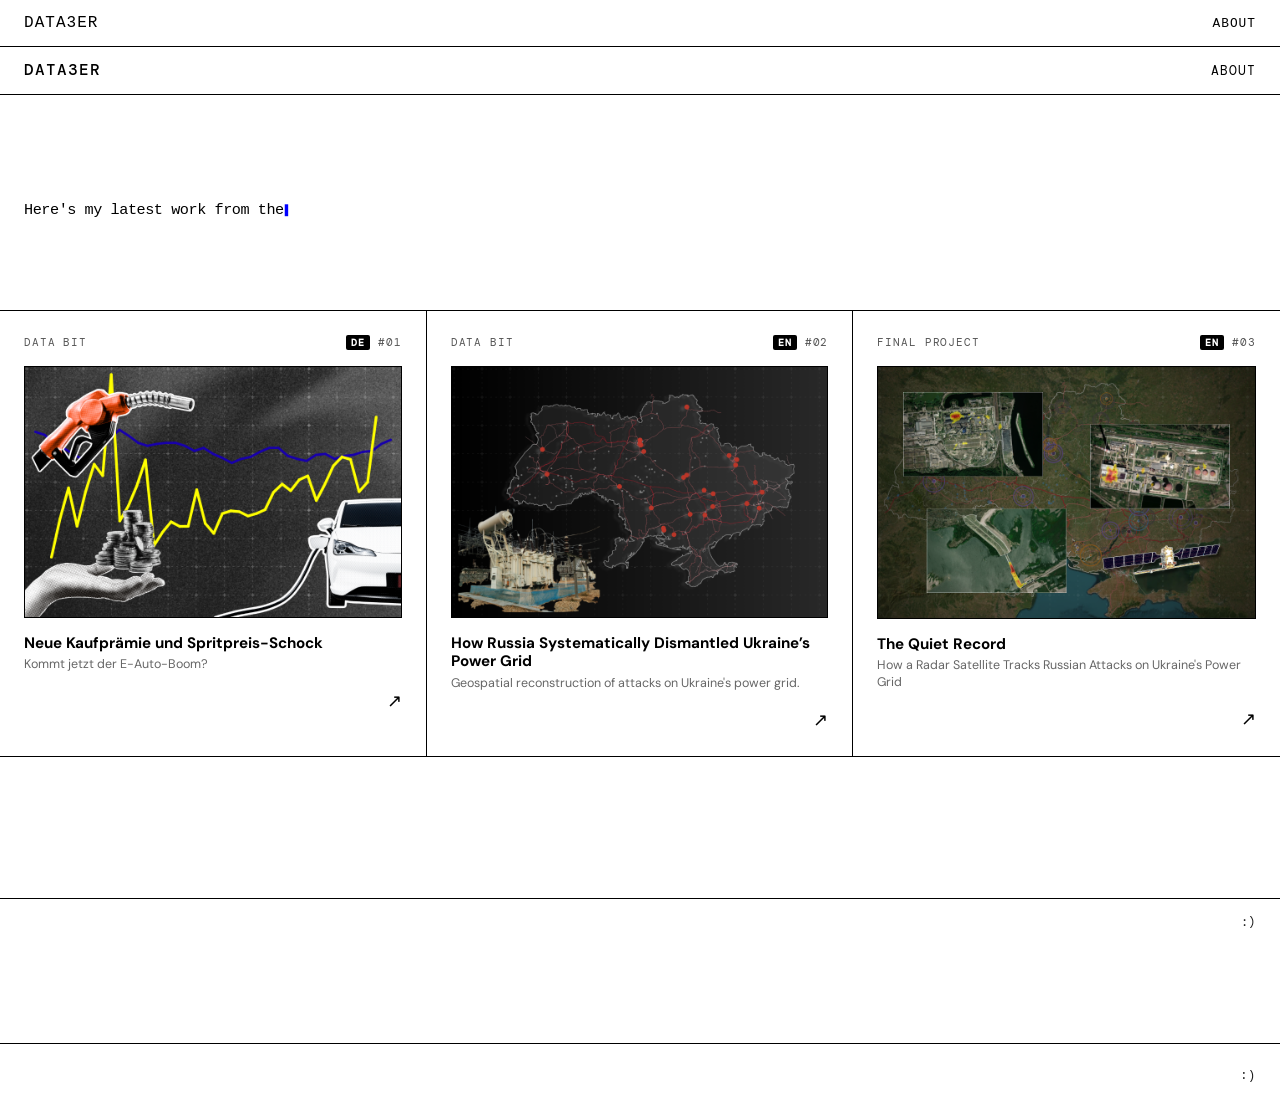
<file: index.html>
<!doctype html>
<html lang="en">

<head>
	<meta charset="utf-8" />
	<meta name="viewport" content="width=device-width, initial-scale=1.0" />
	<meta http-equiv="Content-Type" content="text/html; charset=utf-8" />
	<link href="./_app/immutable/entry/start.DcMFDmj_.js" rel="modulepreload">
		<link href="./_app/immutable/chunks/B4YZsDTt.js" rel="modulepreload">
		<link href="./_app/immutable/chunks/CHP6QNnq.js" rel="modulepreload">
		<link href="./_app/immutable/chunks/Bq2XiikM.js" rel="modulepreload">
		<link href="./_app/immutable/entry/app.BFAGeVlZ.js" rel="modulepreload">
		<link href="./_app/immutable/chunks/DsnmJJEf.js" rel="modulepreload">
		<link href="./_app/immutable/chunks/Der_WZSZ.js" rel="modulepreload">
		<link href="./_app/immutable/chunks/D3L2WBFU.js" rel="modulepreload">
		<link href="./_app/immutable/chunks/X7_sDlDF.js" rel="modulepreload">
		<link href="./_app/immutable/nodes/0.rZqz_8_a.js" rel="modulepreload">
		<link href="./_app/immutable/chunks/BQQtQwfS.js" rel="modulepreload">
		<link href="./_app/immutable/chunks/CmHue8bw.js" rel="modulepreload">
		<link href="./_app/immutable/nodes/2.BaDiYLGF.js" rel="modulepreload">
		<link href="./_app/immutable/chunks/s1LPJReg.js" rel="modulepreload">
		<link href="./_app/immutable/chunks/CoHgms8_.js" rel="modulepreload">
		<!--12qhfyh--><script>
		var _paq = window._paq = window._paq || [];
		_paq.push(['trackPageView']);
		_paq.push(['enableLinkTracking']);
		(function() {
			var u="//mtm.bestviews.de/";
			_paq.push(['setTrackerUrl', u+'matomo.php']);
			_paq.push(['setSiteId', '13']);
			var d=document, g=d.createElement('script'), s=d.getElementsByTagName('script')[0];
			g.async=true; g.src=u+'matomo.js'; s.parentNode.insertBefore(g,s);
		})();
	</script><!----><!----><!--1uha8ag--><meta name="description" content="data3er - Elena's data portfolio." class="svelte-1uha8ag"/><!----><title>data3er</title>
		<link href="./_app/immutable/assets/0.HpeL2Rbp.css" rel="stylesheet">
		<link href="./_app/immutable/assets/2.CTTj6mzQ.css" rel="stylesheet">
	<link rel="preconnect" href="https://fonts.googleapis.com">
	<link rel="preconnect" href="https://fonts.gstatic.com" crossorigin>
	<link href="https://fonts.googleapis.com/css2?family=Playfair+Display:ital,wght@0,700;1,400&family=DM+Mono:wght@400;500&family=DM+Sans:wght@400;500&display=swap" rel="stylesheet">
	<script data-goatcounter="https://thepudding.goatcounter.com/count" async src="//gc.zgo.at/count.js"></script>
</head>

<body>
	<a href="#content" class="skip-to-main">Skip to main content</a>
	<div><!--[--><!--[0--><!--[--><!--[-1--><!--]--> <main id="content"><!--[--><div class="lp-wrap svelte-1uha8ag"><header class="lp-header svelte-1uha8ag"><span class="wordmark svelte-1uha8ag">data3er</span> <nav class="lp-nav svelte-1uha8ag"><a href="/about" class="svelte-1uha8ag">About</a></nav></header> <section class="lp-hero svelte-1uha8ag"><p class="svelte-1uha8ag"><a class="hertie-link svelte-1uha8ag" href="https://data-journalism-26.github.io/" target="_blank" rel="noopener noreferrer"></a><span class="cursor svelte-1uha8ag">▌</span></p></section> <div class="grid svelte-1uha8ag"><!--[--><a class="card svelte-1uha8ag" href="/data-bit-1"><div class="card-meta svelte-1uha8ag"><span class="card-category svelte-1uha8ag">Data Bit</span> <div class="card-meta-right svelte-1uha8ag"><!--[0--><span class="lang-tag svelte-1uha8ag">DE</span><!--]--> <span class="card-number svelte-1uha8ag">#01</span></div></div> <div class="card-visual svelte-1uha8ag"><img src="/_app/immutable/assets/1.CaGvfTI4.png" alt="Collage of a fuel nozzle, coins, a charging cable, and a car over price charts." class="svelte-1uha8ag"/></div> <div class="card-text svelte-1uha8ag"><p class="card-title svelte-1uha8ag">Neue Kaufprämie und Spritpreis-Schock</p> <!--[0--><p class="card-subtitle svelte-1uha8ag">Kommt jetzt der E-Auto-Boom?</p><!--]--></div> <div class="card-arrow svelte-1uha8ag">↗</div></a><a class="card svelte-1uha8ag" href="/data-bit-2"><div class="card-meta svelte-1uha8ag"><span class="card-category svelte-1uha8ag">Data Bit</span> <div class="card-meta-right svelte-1uha8ag"><!--[0--><span class="lang-tag svelte-1uha8ag">EN</span><!--]--> <span class="card-number svelte-1uha8ag">#02</span></div></div> <div class="card-visual svelte-1uha8ag"><img src="/_app/immutable/assets/2.BymqDGlu.png" alt="Map of Ukraine's power grid with red attacked energy sites and a damaged transformer." class="svelte-1uha8ag"/></div> <div class="card-text svelte-1uha8ag"><p class="card-title svelte-1uha8ag">How Russia Systematically Dismantled Ukraine’s Power Grid</p> <!--[0--><p class="card-subtitle svelte-1uha8ag">Geospatial reconstruction of attacks on Ukraine's power grid.</p><!--]--></div> <div class="card-arrow svelte-1uha8ag">↗</div></a><a class="card svelte-1uha8ag" href="/final-project"><div class="card-meta svelte-1uha8ag"><span class="card-category svelte-1uha8ag">Final Project</span> <div class="card-meta-right svelte-1uha8ag"><!--[0--><span class="lang-tag svelte-1uha8ag">EN</span><!--]--> <span class="card-number svelte-1uha8ag">#03</span></div></div> <div class="card-visual svelte-1uha8ag"><img src="/_app/immutable/assets/3.DAZGU7JH.png" alt="Satellite map of Ukraine with radar damage overlays on energy infrastructure." class="svelte-1uha8ag"/></div> <div class="card-text svelte-1uha8ag"><p class="card-title svelte-1uha8ag">The Quiet Record</p> <!--[0--><p class="card-subtitle svelte-1uha8ag">How a Radar Satellite Tracks Russian Attacks on Ukraine's Power Grid</p><!--]--></div> <div class="card-arrow svelte-1uha8ag">↗</div></a><!--]--></div> <div class="grid-gap svelte-1uha8ag"></div> <footer class="lp-footer svelte-1uha8ag"><span class="svelte-1uha8ag">:)</span></footer></div><!--]--><!----></main> <!--[-1--><!--]--><!--]--><!--]--> <!--[-1--><!--]--><!--]-->
			
			<script>
				{
					__sveltekit_1sqjafs = {
						base: new URL(".", location).pathname.slice(0, -1)
					};

					const element = document.currentScript.parentElement;

					Promise.all([
						import("./_app/immutable/entry/start.DcMFDmj_.js"),
						import("./_app/immutable/entry/app.BFAGeVlZ.js")
					]).then(([kit, app]) => {
						kit.start(app, element, {
							node_ids: [0, 2],
							data: [null,{type:"data",data:{},uses:{}}],
							form: null,
							error: null
						});
					});
				}
			</script>
		</div>
</body>

</html>
</file>
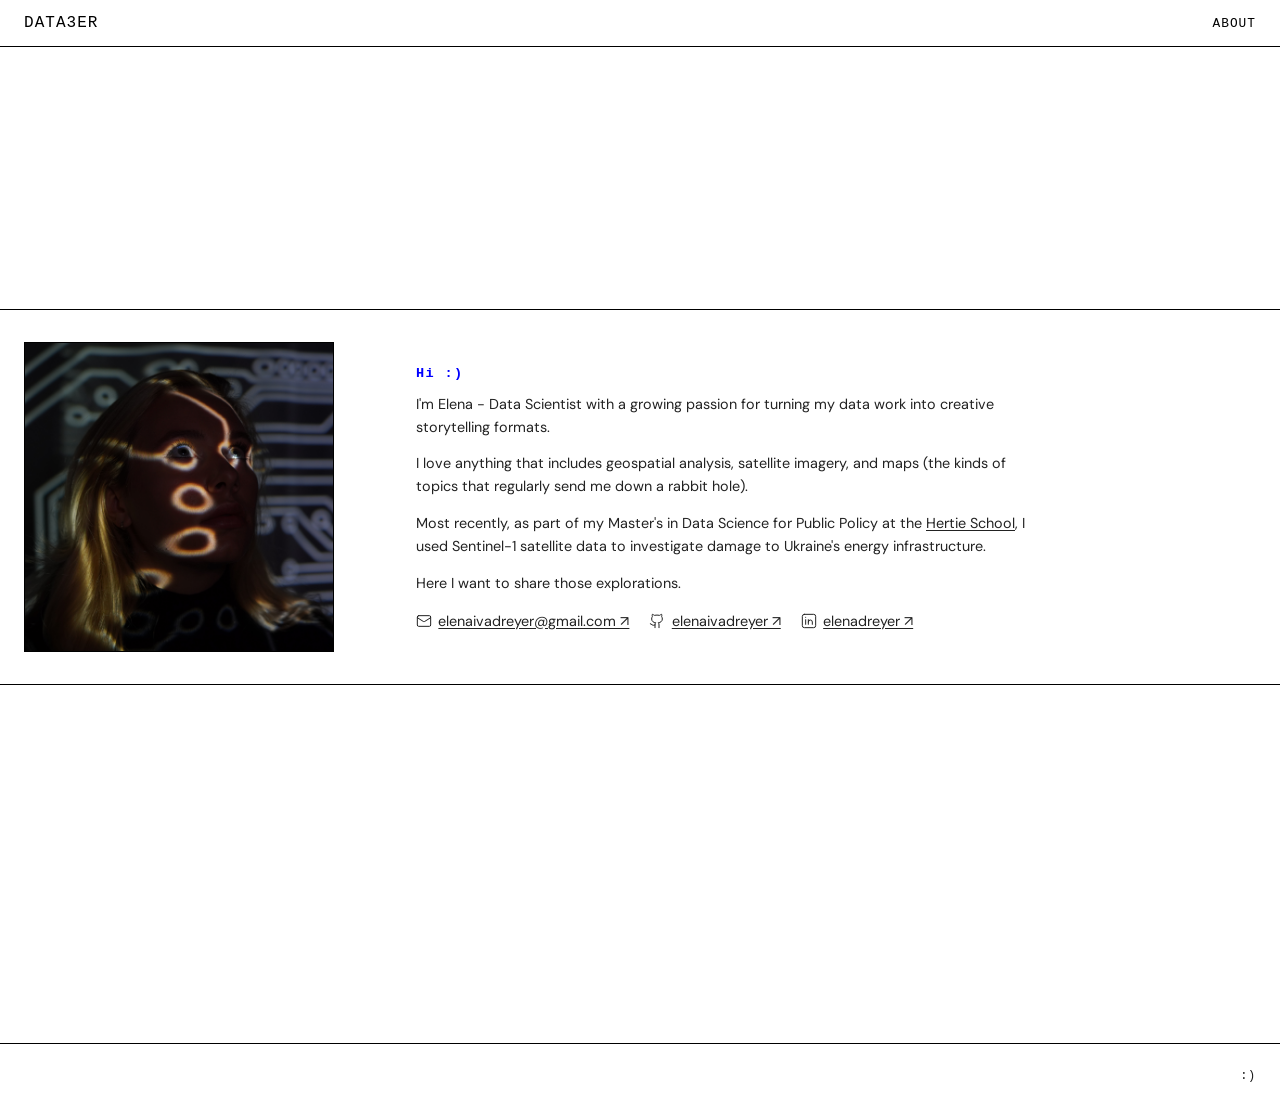
<file: about/index.html>
<!doctype html>
<html lang="en">

<head>
	<meta charset="utf-8" />
	<meta name="viewport" content="width=device-width, initial-scale=1.0" />
	<meta http-equiv="Content-Type" content="text/html; charset=utf-8" />
	<link href="../_app/immutable/entry/start.DcMFDmj_.js" rel="modulepreload">
		<link href="../_app/immutable/chunks/B4YZsDTt.js" rel="modulepreload">
		<link href="../_app/immutable/chunks/CHP6QNnq.js" rel="modulepreload">
		<link href="../_app/immutable/chunks/Bq2XiikM.js" rel="modulepreload">
		<link href="../_app/immutable/entry/app.BFAGeVlZ.js" rel="modulepreload">
		<link href="../_app/immutable/chunks/DsnmJJEf.js" rel="modulepreload">
		<link href="../_app/immutable/chunks/Der_WZSZ.js" rel="modulepreload">
		<link href="../_app/immutable/chunks/D3L2WBFU.js" rel="modulepreload">
		<link href="../_app/immutable/chunks/X7_sDlDF.js" rel="modulepreload">
		<link href="../_app/immutable/nodes/0.rZqz_8_a.js" rel="modulepreload">
		<link href="../_app/immutable/chunks/BQQtQwfS.js" rel="modulepreload">
		<link href="../_app/immutable/chunks/CmHue8bw.js" rel="modulepreload">
		<link href="../_app/immutable/nodes/3.DffnPLLI.js" rel="modulepreload">
		<link href="../_app/immutable/chunks/CoHgms8_.js" rel="modulepreload">
		<!--12qhfyh--><script>
		var _paq = window._paq = window._paq || [];
		_paq.push(['trackPageView']);
		_paq.push(['enableLinkTracking']);
		(function() {
			var u="//mtm.bestviews.de/";
			_paq.push(['setTrackerUrl', u+'matomo.php']);
			_paq.push(['setSiteId', '13']);
			var d=document, g=d.createElement('script'), s=d.getElementsByTagName('script')[0];
			g.async=true; g.src=u+'matomo.js'; s.parentNode.insertBefore(g,s);
		})();
	</script><!----><!----><!--cwls5q--><meta name="description" content="About me" class="svelte-cwls5q"/><!----><title>About | data3er</title>
		<link href="../_app/immutable/assets/0.HpeL2Rbp.css" rel="stylesheet">
		<link href="../_app/immutable/assets/3.CpB_3w7Y.css" rel="stylesheet">
	<link rel="preconnect" href="https://fonts.googleapis.com">
	<link rel="preconnect" href="https://fonts.gstatic.com" crossorigin>
	<link href="https://fonts.googleapis.com/css2?family=Playfair+Display:ital,wght@0,700;1,400&family=DM+Mono:wght@400;500&family=DM+Sans:wght@400;500&display=swap" rel="stylesheet">
	<script data-goatcounter="https://thepudding.goatcounter.com/count" async src="//gc.zgo.at/count.js"></script>
</head>

<body>
	<a href="#content" class="skip-to-main">Skip to main content</a>
	<div><!--[--><!--[0--><!--[--><!--[0--><nav class="svelte-1jnx671"><a class="wordmark svelte-1jnx671" href="/">data3er</a> <div class="nav-links svelte-1jnx671"><a href="/about" class="svelte-1jnx671">About</a></div></nav><!--]--> <main id="content"><!--[--><div class="about-wrap svelte-cwls5q"><section class="about-profile container-block svelte-cwls5q"><div class="portrait-frame svelte-cwls5q"><img src="/assets/elena-github.JPG" alt="Portrait of Elena" loading="lazy" class="svelte-cwls5q"/></div> <div class="profile-copy svelte-cwls5q"><div class="author-note svelte-cwls5q"><span class="note-label svelte-cwls5q"><span class="cursor svelte-cwls5q">▌</span></span> <p class="svelte-cwls5q">I'm Elena - Data Scientist with a growing passion for turning my data work into creative storytelling formats.</p> <p class="svelte-cwls5q">I love anything that includes geospatial analysis, satellite imagery, and maps (the kinds of topics that regularly send me down a rabbit hole).</p> <p class="svelte-cwls5q">Most recently, as part of my Master's in Data Science for Public Policy at the <a href="https://www.hertie-school.org/en/mds" target="_blank" rel="noopener noreferrer" class="svelte-cwls5q">Hertie School</a>, I used Sentinel-1 satellite data to investigate damage to Ukraine's energy infrastructure.</p> <p class="svelte-cwls5q">Here I want to share those explorations.</p></div> <div class="contact-links svelte-cwls5q"><a href="mailto:elenaivadreyer@gmail.com" class="contact-link svelte-cwls5q" aria-label="Send email"><svg xmlns="http://www.w3.org/2000/svg" width="16" height="16" viewBox="0 0 24 24" fill="none" stroke="currentColor" stroke-width="1.5" stroke-linecap="round" stroke-linejoin="round" aria-hidden="true" class="svelte-cwls5q"><rect width="20" height="16" x="2" y="4" rx="2" class="svelte-cwls5q"></rect><path d="m22 7-8.97 5.7a1.94 1.94 0 0 1-2.06 0L2 7" class="svelte-cwls5q"></path></svg> <span class="svelte-cwls5q">elenaivadreyer@gmail.com ↗</span></a> <a href="https://github.com/elenaivadreyer" class="contact-link svelte-cwls5q" aria-label="GitHub profile" target="_blank" rel="noopener noreferrer"><svg xmlns="http://www.w3.org/2000/svg" width="16" height="16" viewBox="0 0 24 24" fill="none" stroke="currentColor" stroke-width="1.5" stroke-linecap="round" stroke-linejoin="round" aria-hidden="true" class="svelte-cwls5q"><path d="M15 22v-4a4.8 4.8 0 0 0-1-3.5c3 0 6-2 6-5.5.08-1.25-.27-2.48-1-3.5.28-1.15.28-2.35 0-3.5 0 0-1 0-3 1.5-2.64-.5-5.36-.5-8 0C6 2 5 2 5 2c-.3 1.15-.3 2.35 0 3.5A5.403 5.403 0 0 0 4 9c0 3.5 3 5.5 6 5.5-.39.49-.68 1.05-.85 1.65-.17.6-.22 1.23-.15 1.85v4" class="svelte-cwls5q"></path><path d="M9 18c-4.51 2-5-2-7-2" class="svelte-cwls5q"></path></svg> <span class="svelte-cwls5q">elenaivadreyer ↗</span></a> <a href="https://linkedin.com/in/elenadreyer" class="contact-link svelte-cwls5q" aria-label="LinkedIn profile" target="_blank" rel="noopener noreferrer"><svg xmlns="http://www.w3.org/2000/svg" width="16" height="16" viewBox="0 0 24 24" fill="none" stroke="currentColor" stroke-width="1.5" stroke-linecap="round" stroke-linejoin="round" aria-hidden="true" class="svelte-cwls5q"><rect x="2" y="2" width="20" height="20" rx="3" class="svelte-cwls5q"></rect><line x1="7" y1="10" x2="7" y2="17" class="svelte-cwls5q"></line><circle cx="7" cy="6.5" r="0.8" fill="currentColor" stroke="none" class="svelte-cwls5q"></circle><path d="M11 10v7" class="svelte-cwls5q"></path><path d="M11 13.5a3 3 0 0 1 6 0V17" class="svelte-cwls5q"></path></svg> <span class="svelte-cwls5q">elenadreyer ↗</span></a></div></div></section></div><!--]--><!----></main> <!--[0--><footer class="svelte-1egf6ko"><span class="wordmark svelte-1egf6ko"></span> <span class="copy">:)</span></footer><!--]--><!--]--><!--]--> <!--[-1--><!--]--><!--]-->
			
			<script>
				{
					__sveltekit_1sqjafs = {
						base: new URL("..", location).pathname.slice(0, -1)
					};

					const element = document.currentScript.parentElement;

					Promise.all([
						import("../_app/immutable/entry/start.DcMFDmj_.js"),
						import("../_app/immutable/entry/app.BFAGeVlZ.js")
					]).then(([kit, app]) => {
						kit.start(app, element, {
							node_ids: [0, 3],
							data: [null,null],
							form: null,
							error: null
						});
					});
				}
			</script>
		</div>
</body>

</html>
</file>
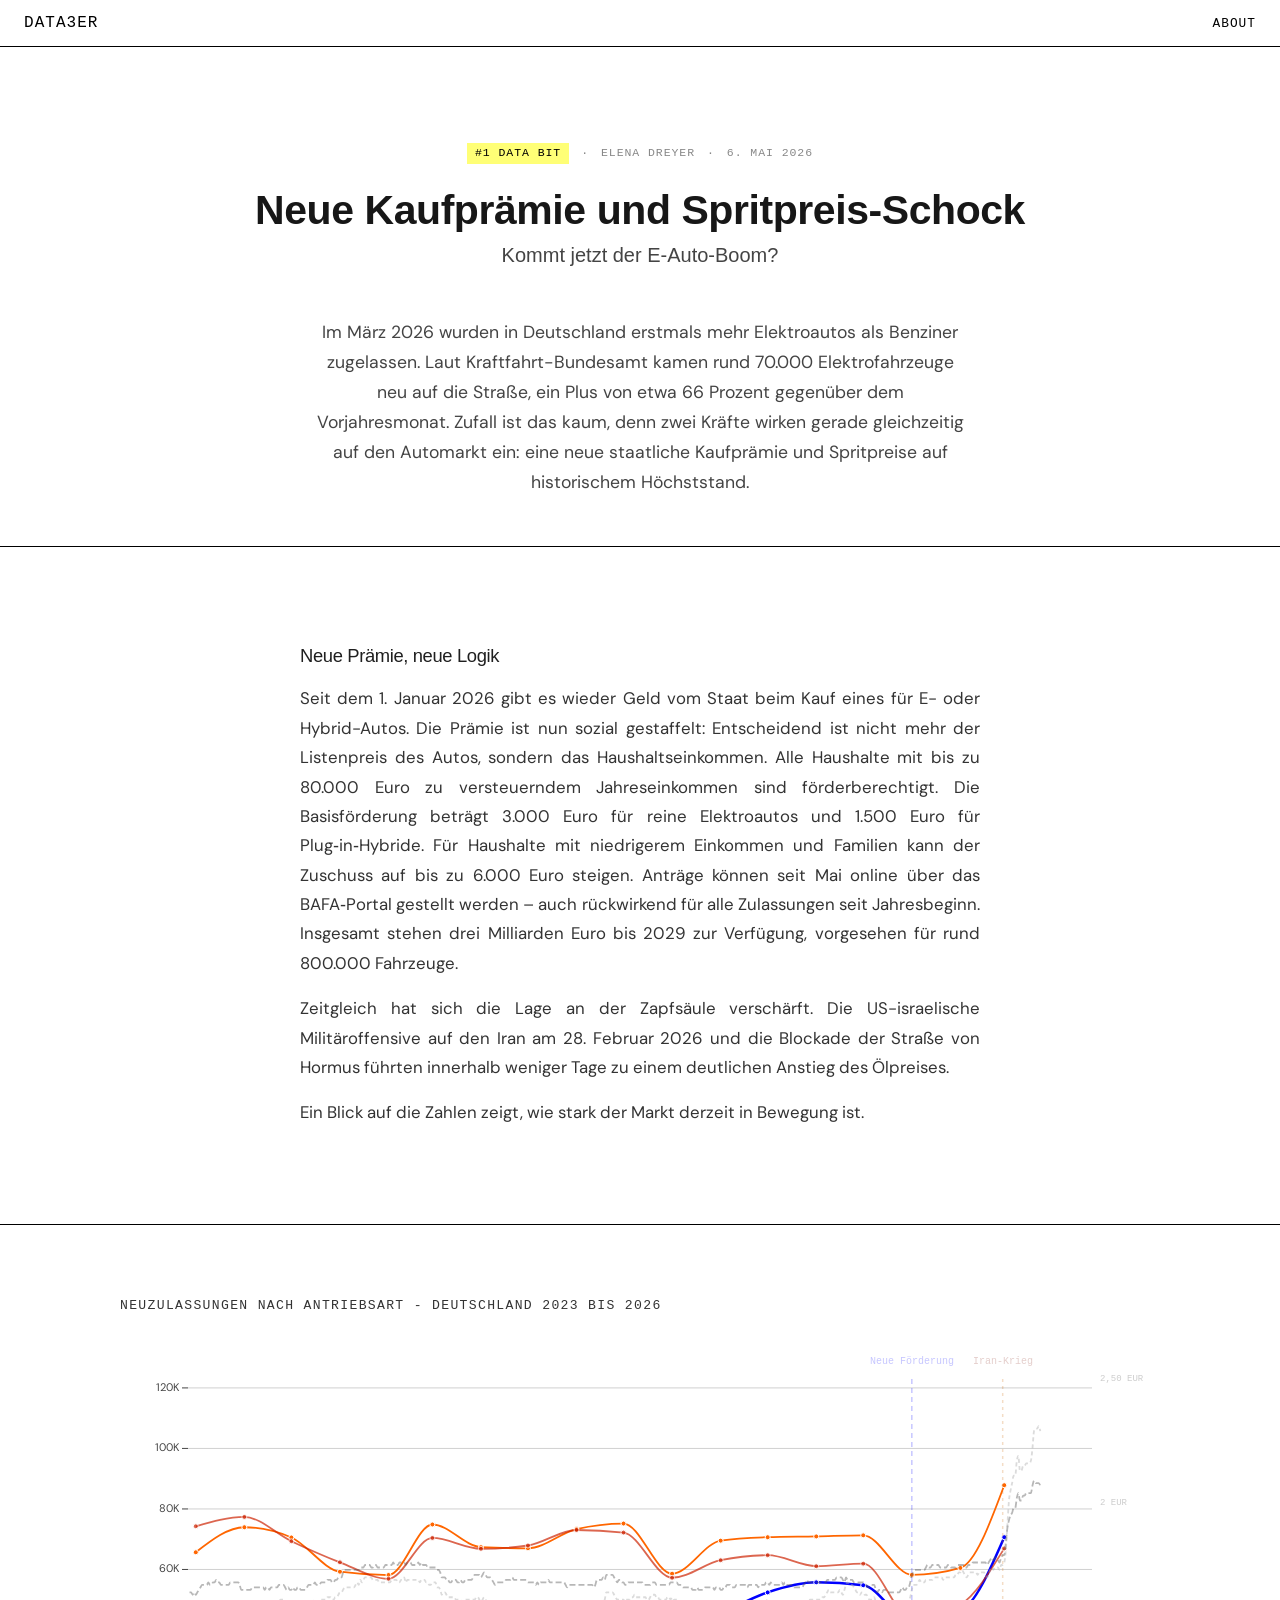
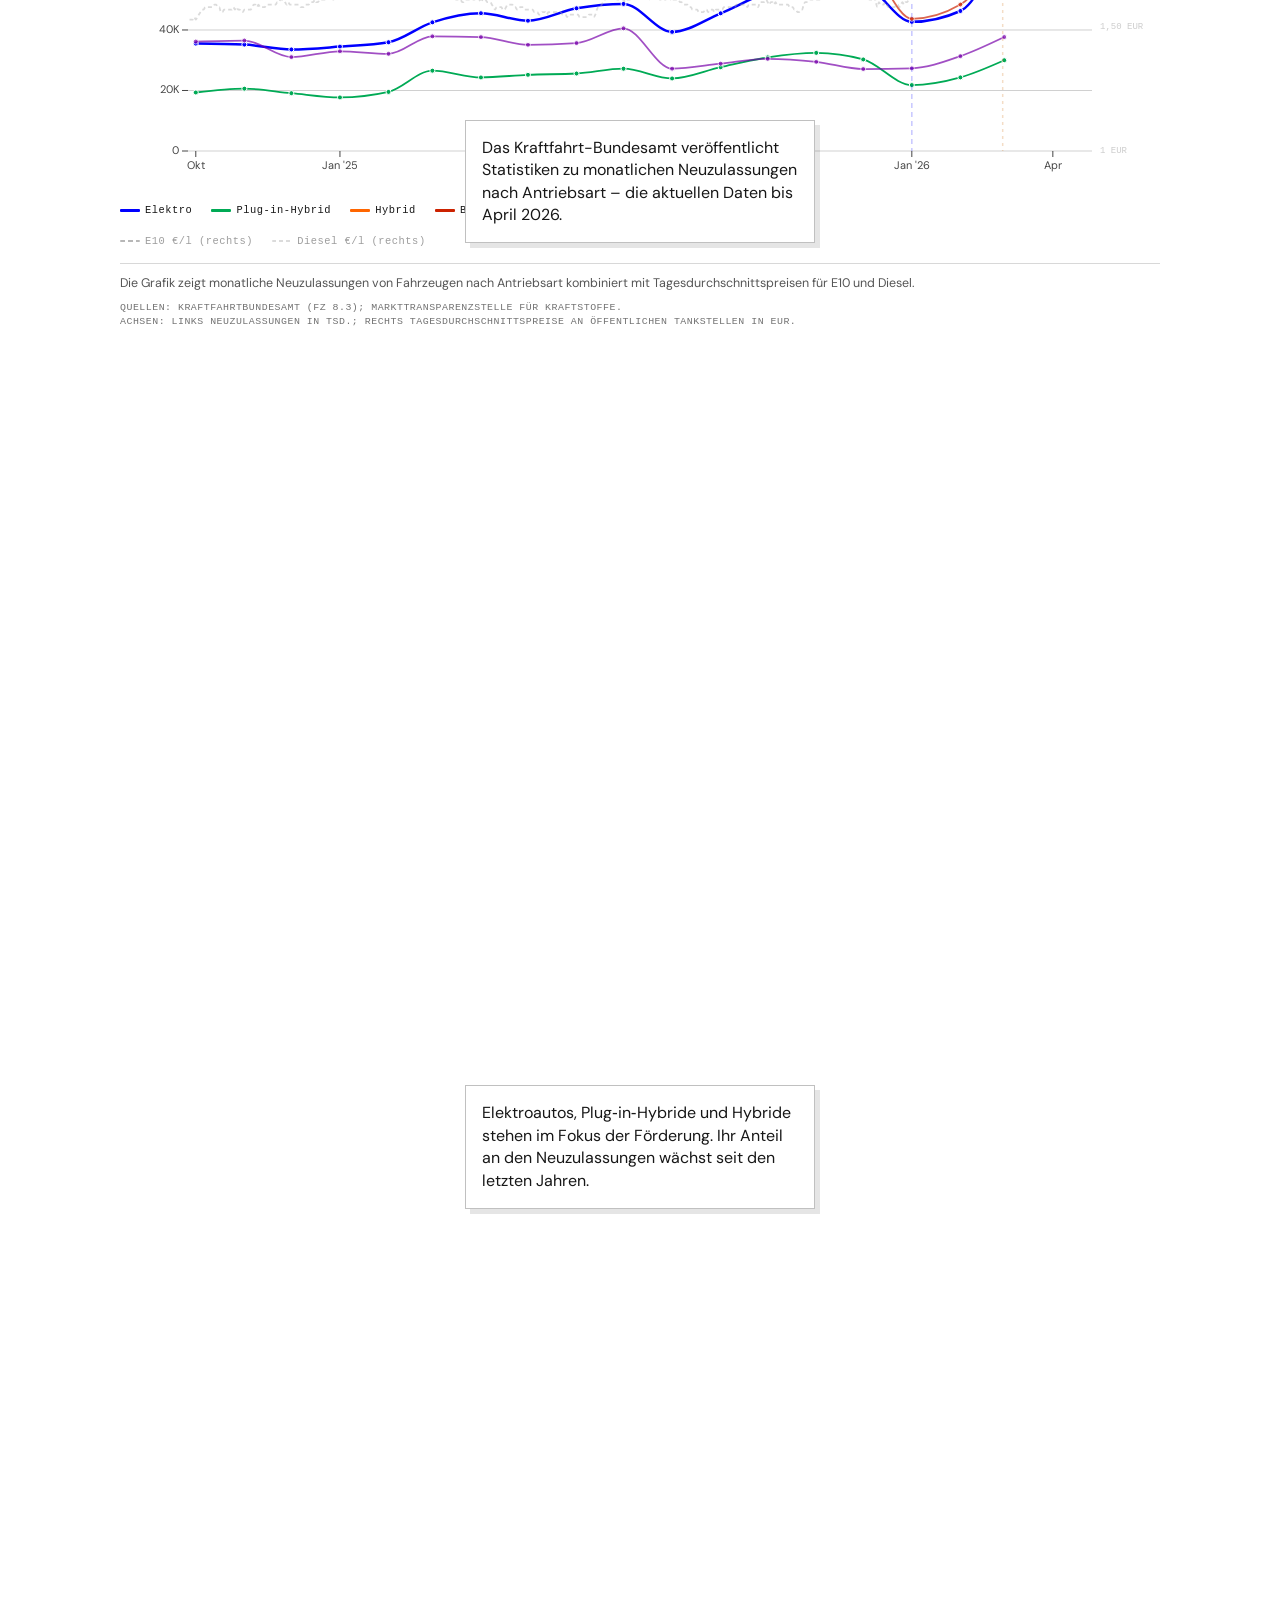
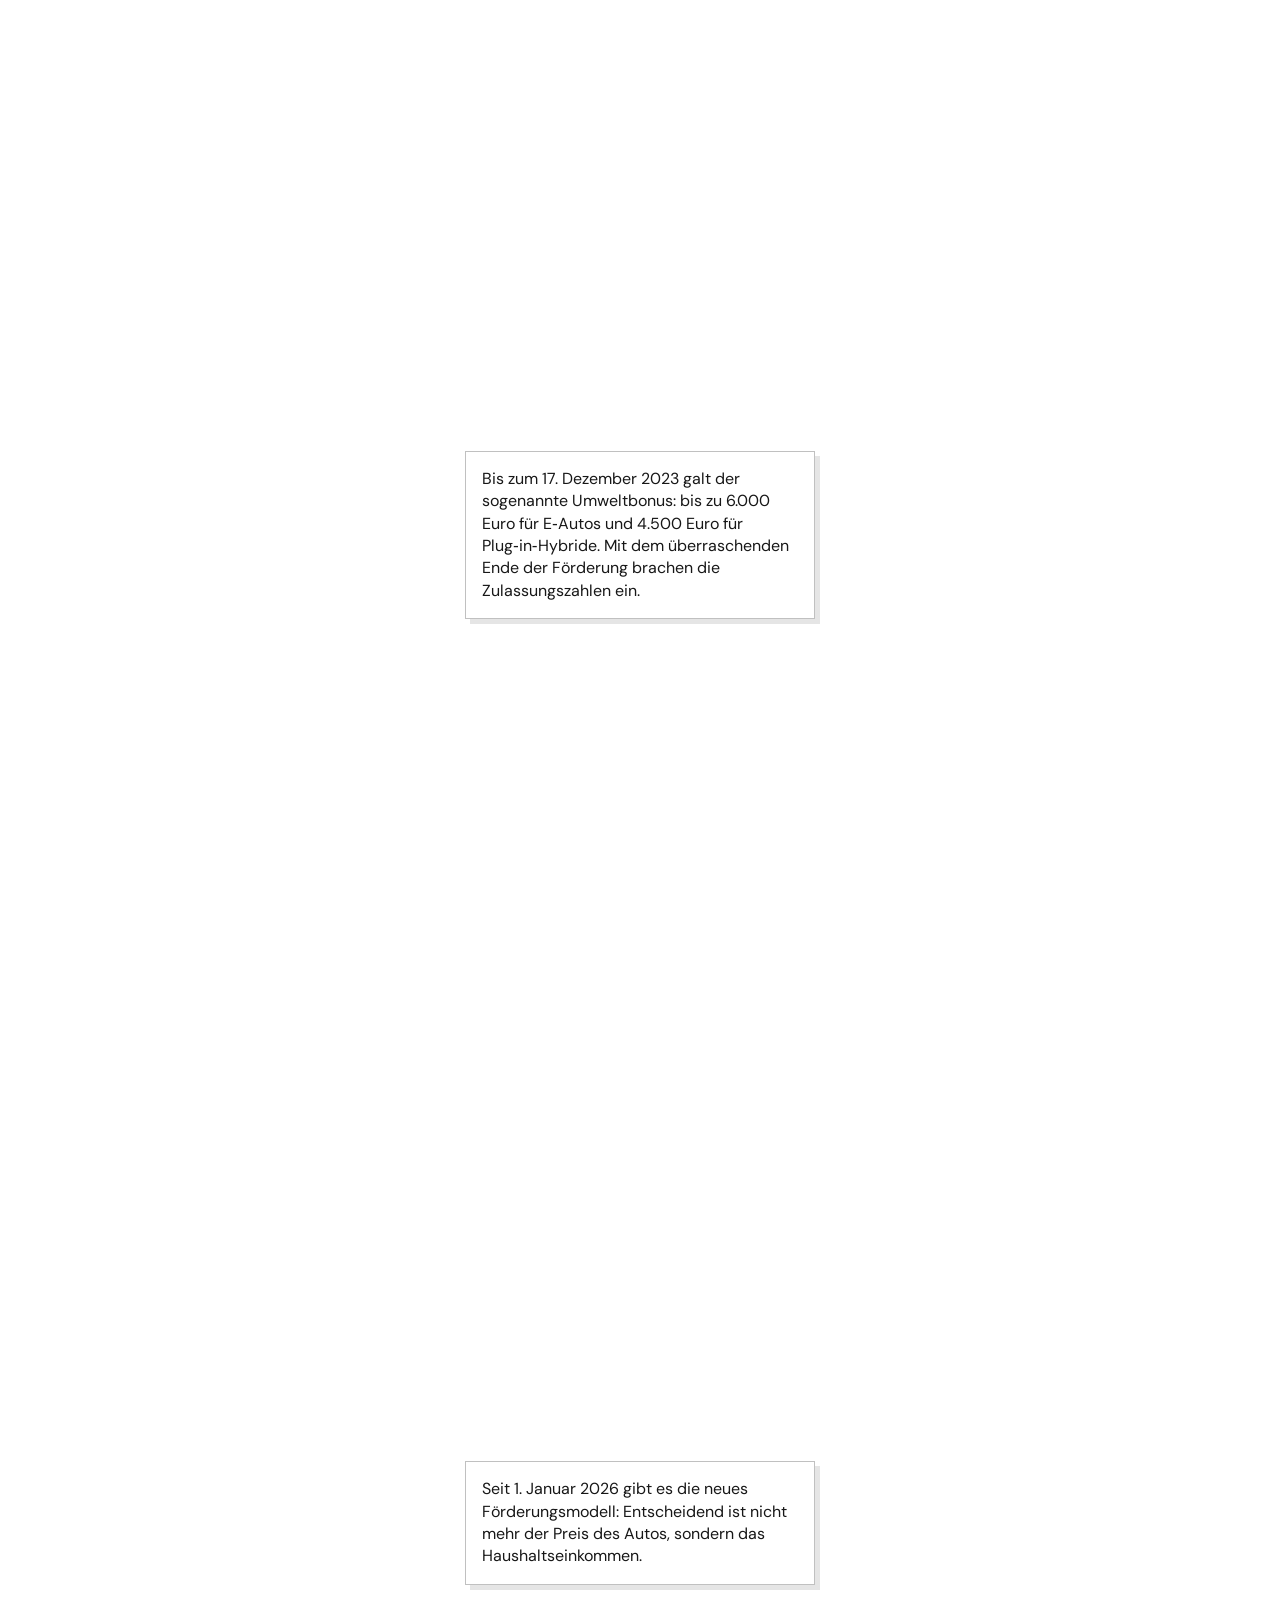
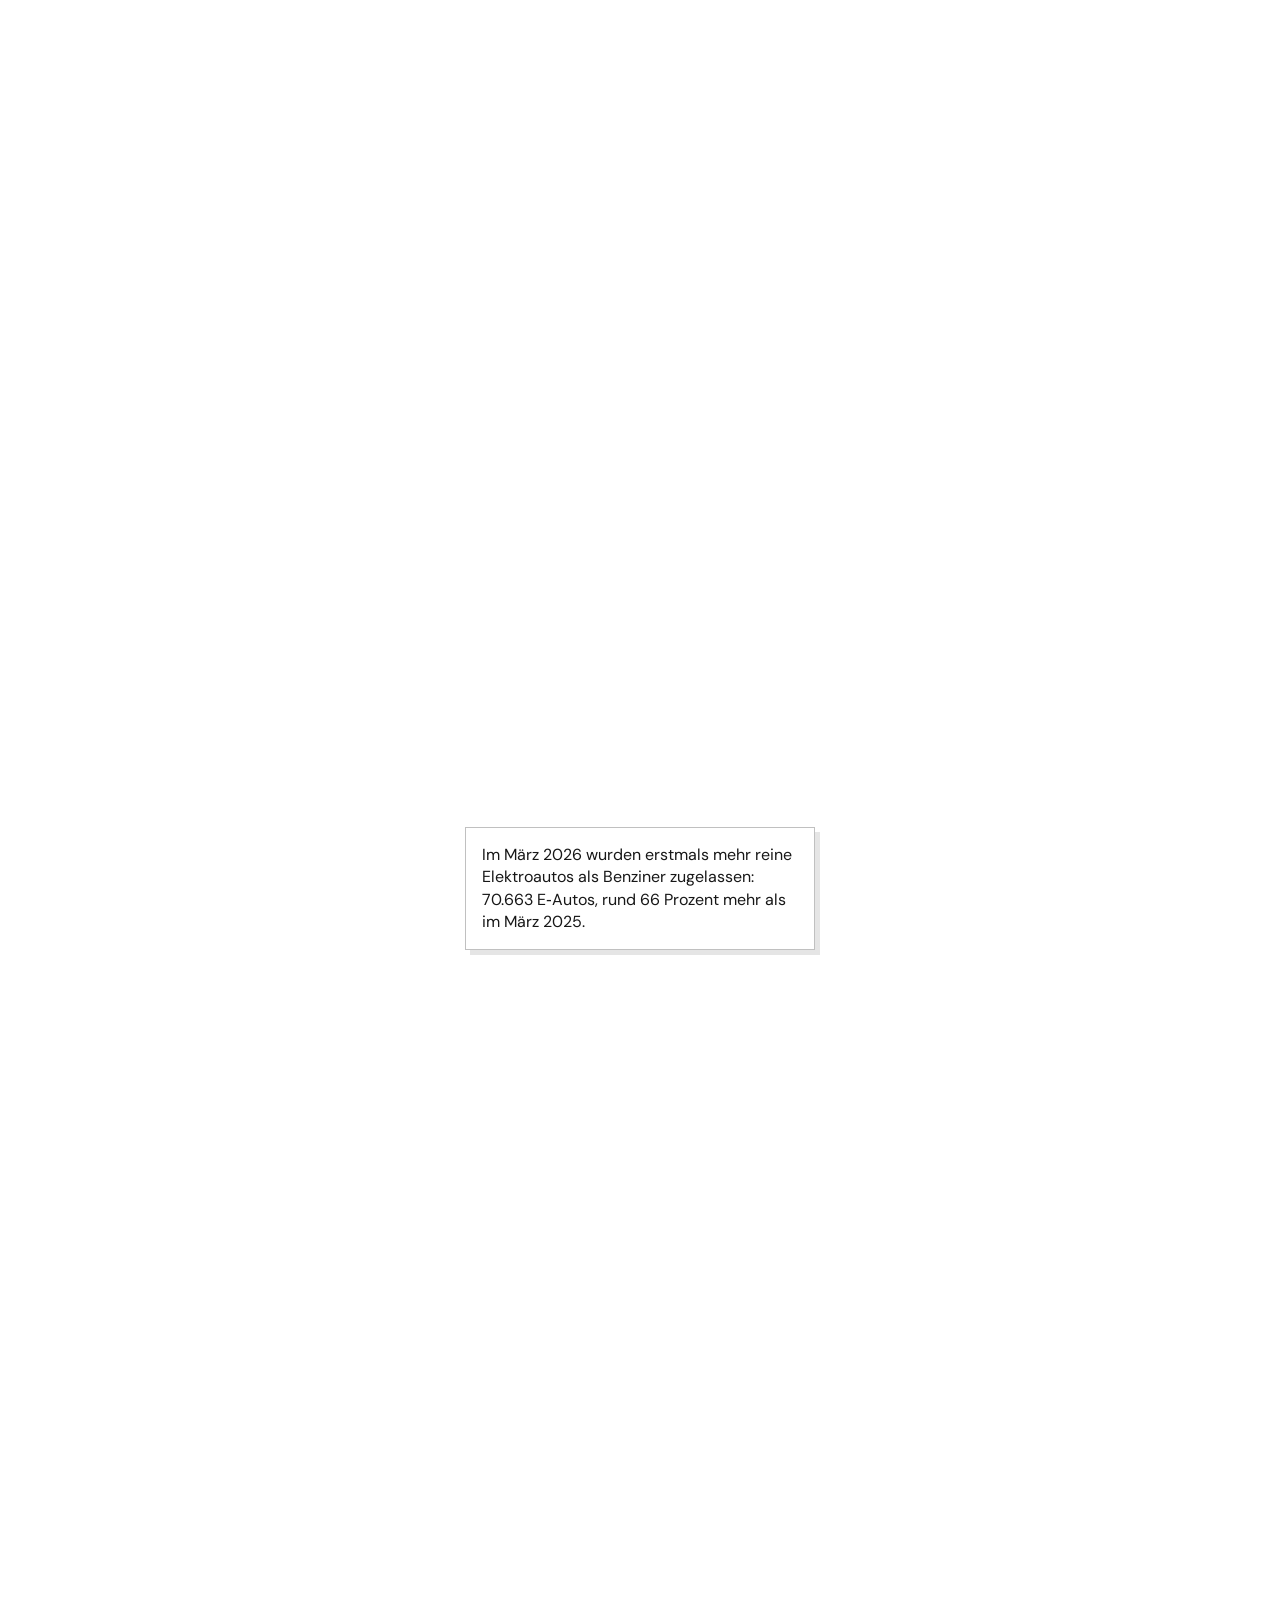
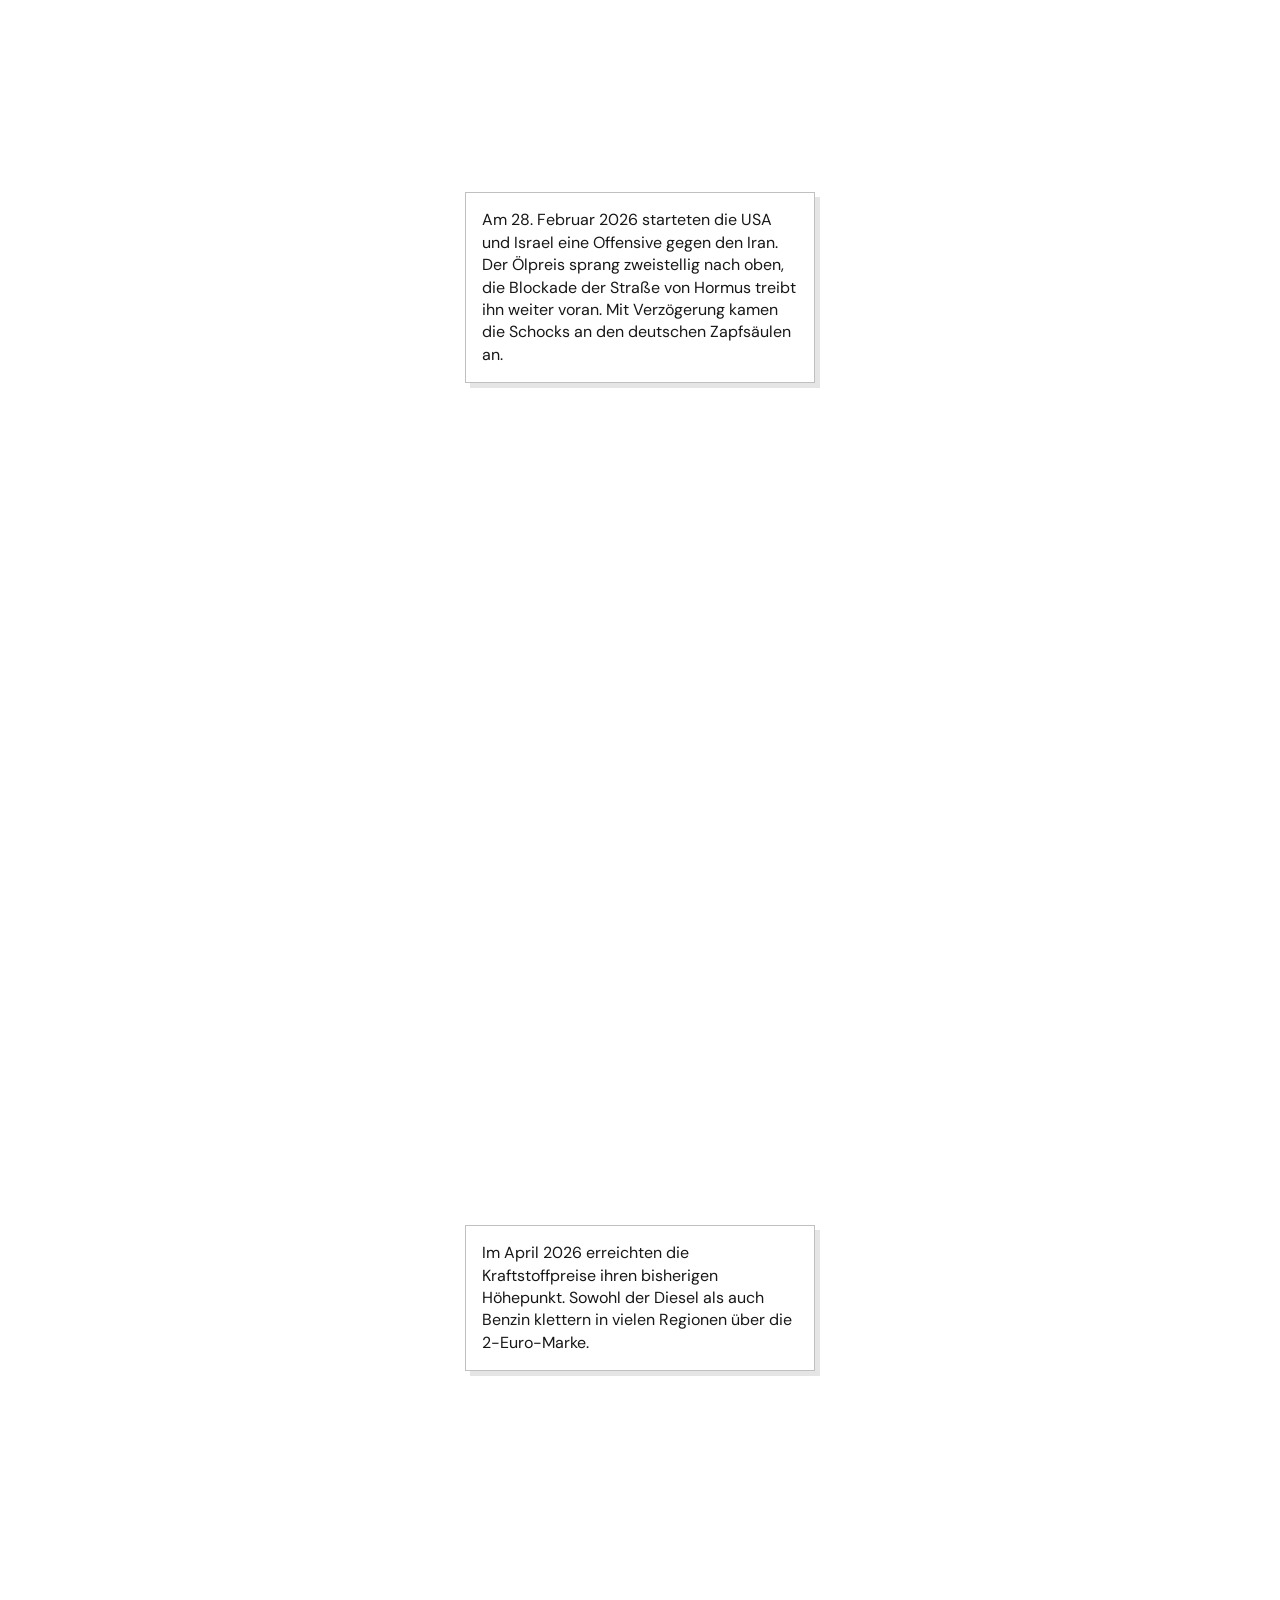
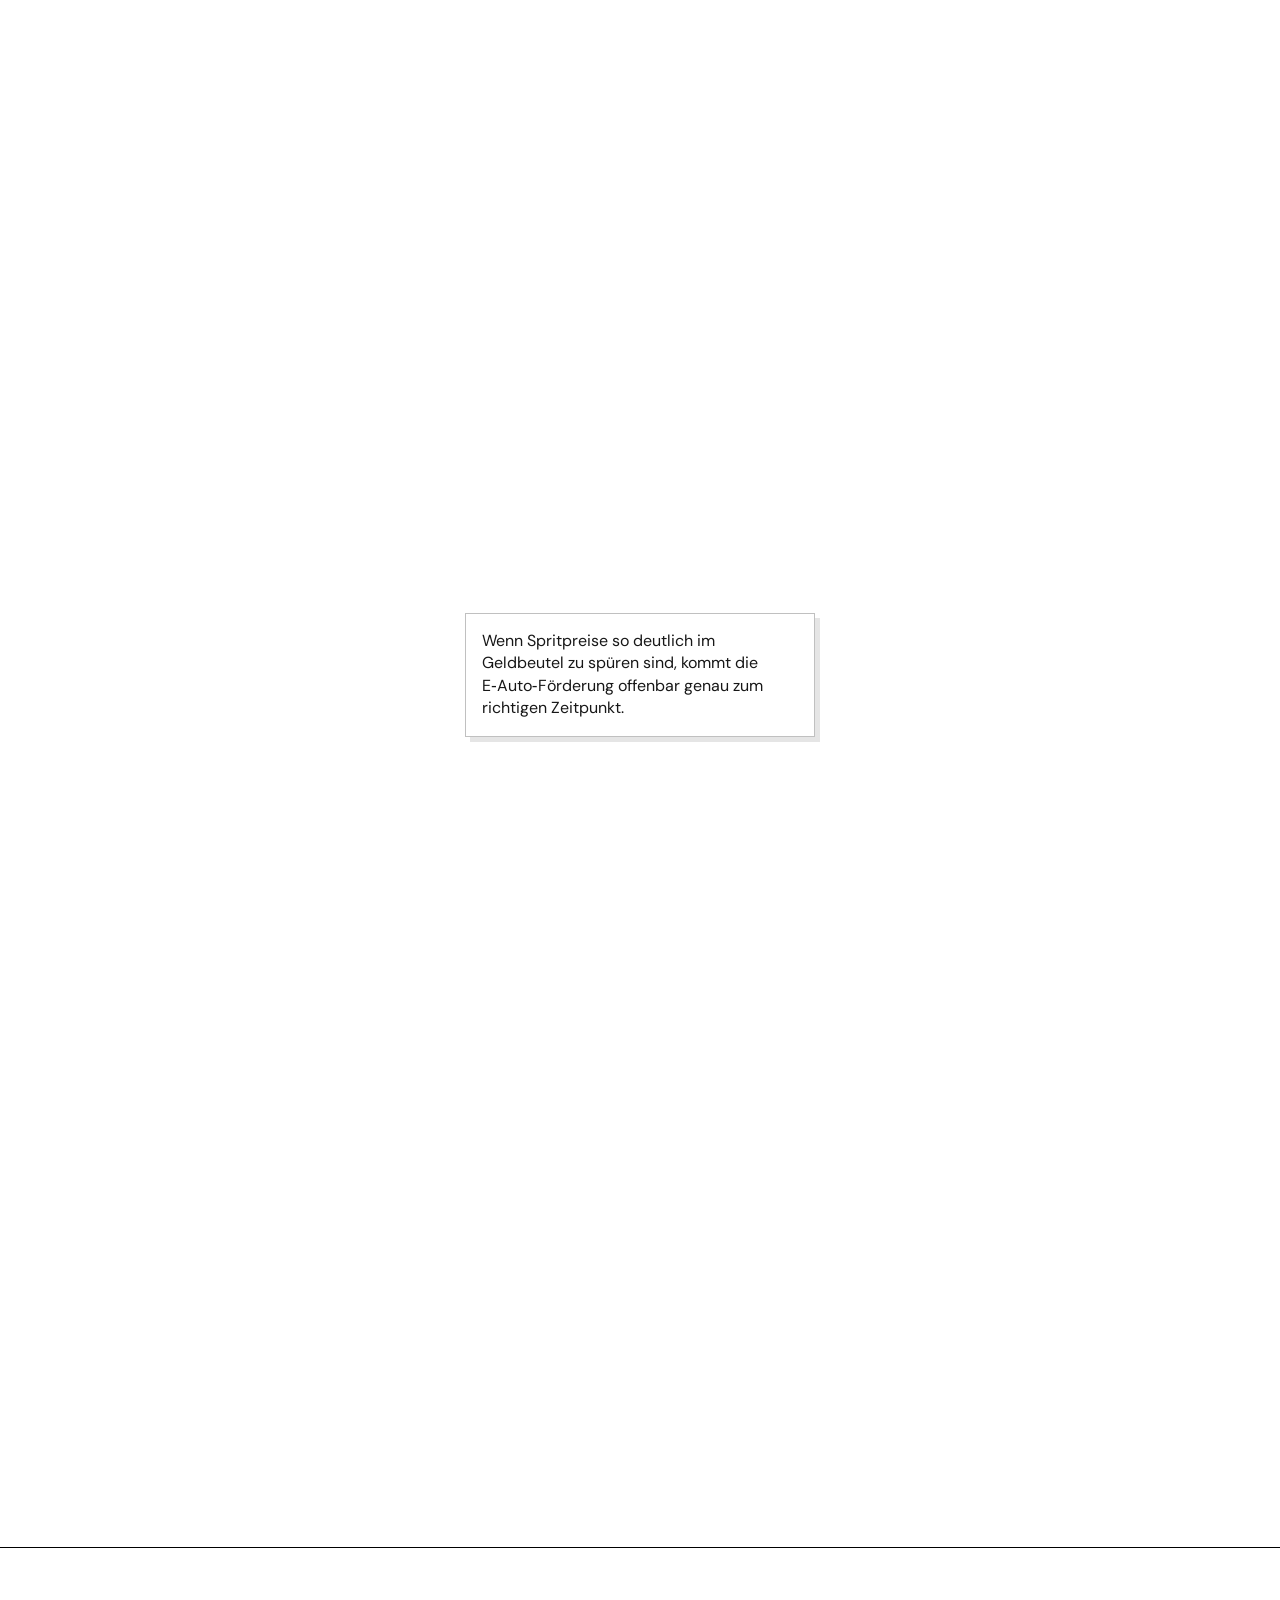
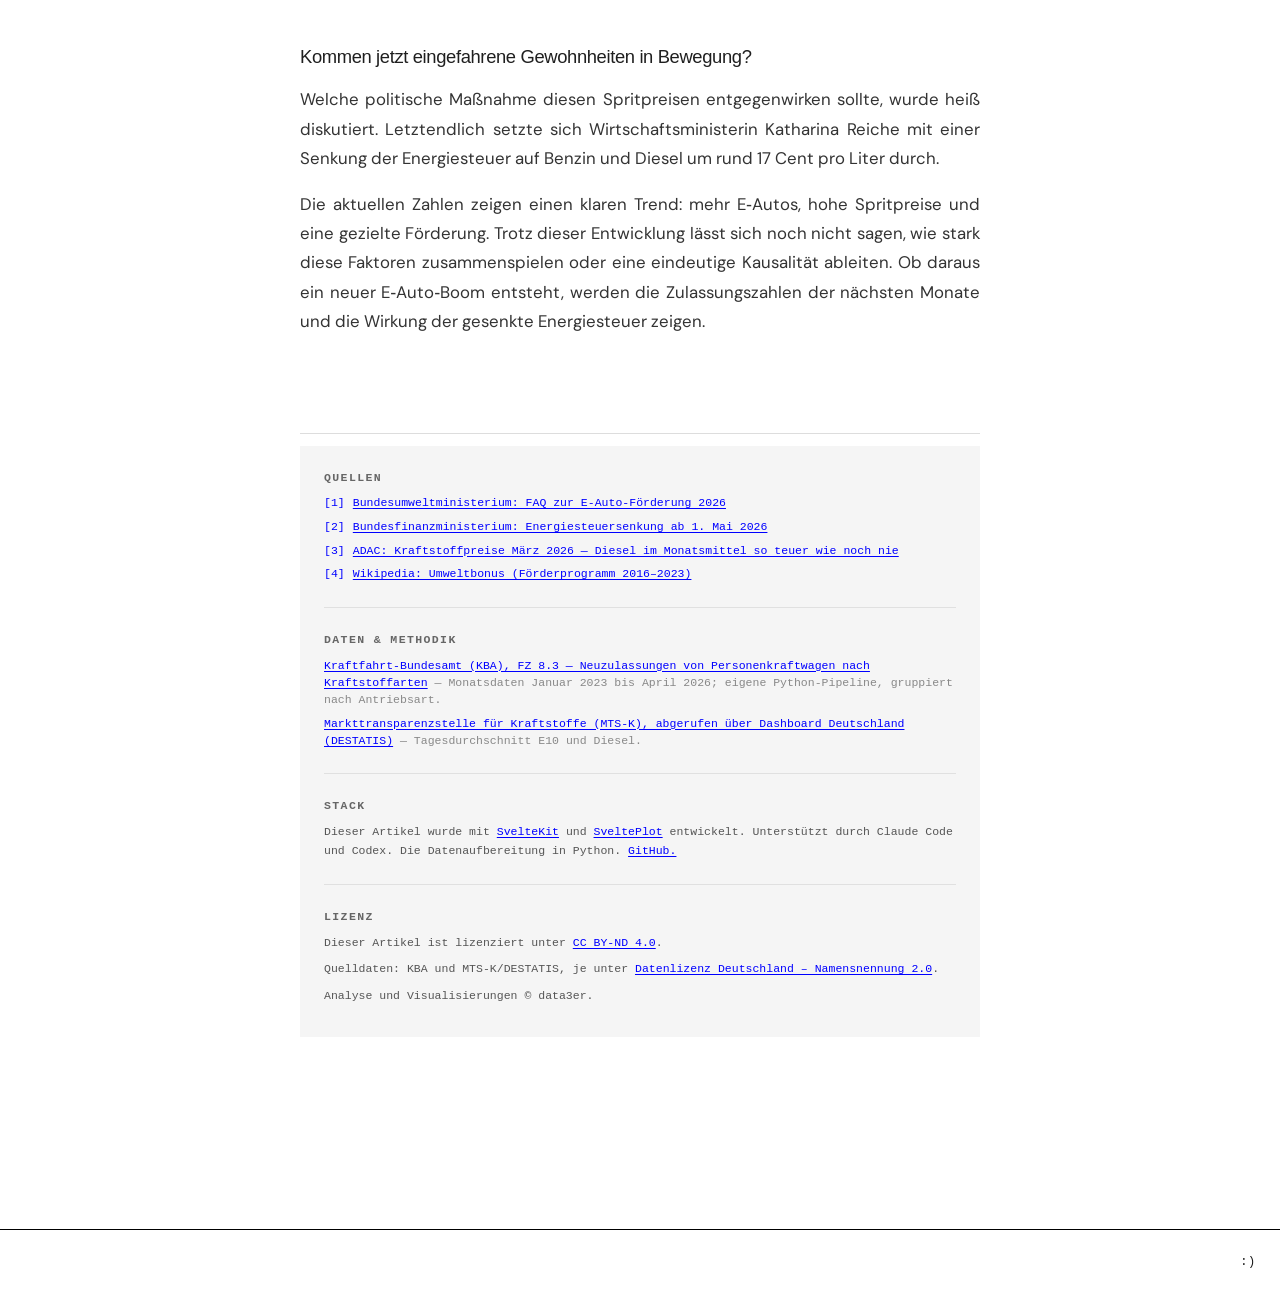
<file: data-bit-1/index.html>
<!doctype html>
<html lang="en">

<head>
	<meta charset="utf-8" />
	<meta name="viewport" content="width=device-width, initial-scale=1.0" />
	<meta http-equiv="Content-Type" content="text/html; charset=utf-8" />
	<link href="../_app/immutable/entry/start.DcMFDmj_.js" rel="modulepreload">
		<link href="../_app/immutable/chunks/B4YZsDTt.js" rel="modulepreload">
		<link href="../_app/immutable/chunks/CHP6QNnq.js" rel="modulepreload">
		<link href="../_app/immutable/chunks/Bq2XiikM.js" rel="modulepreload">
		<link href="../_app/immutable/entry/app.BFAGeVlZ.js" rel="modulepreload">
		<link href="../_app/immutable/chunks/DsnmJJEf.js" rel="modulepreload">
		<link href="../_app/immutable/chunks/Der_WZSZ.js" rel="modulepreload">
		<link href="../_app/immutable/chunks/D3L2WBFU.js" rel="modulepreload">
		<link href="../_app/immutable/chunks/X7_sDlDF.js" rel="modulepreload">
		<link href="../_app/immutable/nodes/0.rZqz_8_a.js" rel="modulepreload">
		<link href="../_app/immutable/chunks/BQQtQwfS.js" rel="modulepreload">
		<link href="../_app/immutable/chunks/CmHue8bw.js" rel="modulepreload">
		<link href="../_app/immutable/nodes/4.GFWpq3nS.js" rel="modulepreload">
		<link href="../_app/immutable/chunks/s1LPJReg.js" rel="modulepreload">
		<link href="../_app/immutable/chunks/CoHgms8_.js" rel="modulepreload">
		<link href="../_app/immutable/chunks/C6zFoZbR.js" rel="modulepreload">
		<link href="../_app/immutable/chunks/CV0FkzhI.js" rel="modulepreload">
		<link href="../_app/immutable/chunks/COBjwPlm.js" rel="modulepreload">
		<!--12qhfyh--><script>
		var _paq = window._paq = window._paq || [];
		_paq.push(['trackPageView']);
		_paq.push(['enableLinkTracking']);
		(function() {
			var u="//mtm.bestviews.de/";
			_paq.push(['setTrackerUrl', u+'matomo.php']);
			_paq.push(['setSiteId', '13']);
			var d=document, g=d.createElement('script'), s=d.getElementsByTagName('script')[0];
			g.async=true; g.src=u+'matomo.js'; s.parentNode.insertBefore(g,s);
		})();
	</script><!----><!----><!--o542ut--><meta name="description" content="EV-Zulassungen und Kraftstoffpreise 2023 bis 2026."/><!----><title>Neue Kaufprämie und Spritpreis-Schock: Kommt jetzt der E-Auto-Boom? -
		data3er</title>
		<link href="../_app/immutable/assets/0.HpeL2Rbp.css" rel="stylesheet">
		<link href="../_app/immutable/assets/index.pCBckndl.css" rel="stylesheet">
		<link href="../_app/immutable/assets/ArticleFooter.Bs04HTq3.css" rel="stylesheet">
		<link href="../_app/immutable/assets/4.CtC0_mpq.css" rel="stylesheet">
	<link rel="preconnect" href="https://fonts.googleapis.com">
	<link rel="preconnect" href="https://fonts.gstatic.com" crossorigin>
	<link href="https://fonts.googleapis.com/css2?family=Playfair+Display:ital,wght@0,700;1,400&family=DM+Mono:wght@400;500&family=DM+Sans:wght@400;500&display=swap" rel="stylesheet">
	<script data-goatcounter="https://thepudding.goatcounter.com/count" async src="//gc.zgo.at/count.js"></script>
</head>

<body>
	<a href="#content" class="skip-to-main">Skip to main content</a>
	<div><!--[--><!--[0--><!--[--><!--[0--><nav class="svelte-1jnx671"><a class="wordmark svelte-1jnx671" href="/">data3er</a> <div class="nav-links svelte-1jnx671"><a href="/about" class="svelte-1jnx671">About</a></div></nav><!--]--> <main id="content"><!--[--><main class="article svelte-o542ut"><header class="prose-block article-header svelte-o542ut"><div class="article-meta svelte-o542ut"><span class="tag svelte-o542ut">#1 Data Bit</span> <span>·</span> <span>Elena Dreyer</span> <span>·</span> <span>6. Mai 2026</span></div> <h1 class="svelte-o542ut">Neue Kaufprämie und Spritpreis-Schock</h1> <p class="subtitle svelte-o542ut">Kommt jetzt der E-Auto-Boom?</p></header> <p class="deck svelte-o542ut">Im März 2026 wurden in Deutschland erstmals mehr Elektroautos als Benziner
		zugelassen. Laut Kraftfahrt-Bundesamt kamen rund 70.000 Elektrofahrzeuge neu
		auf die Straße, ein Plus von etwa 66 Prozent gegenüber dem Vorjahresmonat.
		Zufall ist das kaum, denn zwei Kräfte wirken gerade gleichzeitig auf den
		Automarkt ein: eine neue staatliche Kaufprämie und Spritpreise auf
		historischem Höchststand.</p> <hr class="svelte-o542ut"/> <section class="prose-block svelte-o542ut"><h2 class="svelte-o542ut">Neue Prämie, neue Logik</h2> <p class="svelte-o542ut">Seit dem 1. Januar 2026 gibt es wieder Geld vom Staat beim Kauf eines für
			E- oder Hybrid-Autos. Die Prämie ist nun sozial gestaffelt: Entscheidend
			ist nicht mehr der Listenpreis des Autos, sondern das Haushaltseinkommen.
			Alle Haushalte mit bis zu 80.000 Euro zu versteuerndem Jahreseinkommen
			sind förderberechtigt. Die Basisförderung beträgt 3.000 Euro für reine
			Elektroautos und 1.500 Euro für Plug‑in‑Hybride. Für Haushalte mit
			niedrigerem Einkommen und Familien kann der Zuschuss auf bis zu 6.000 Euro
			steigen. Anträge können seit Mai online über das BAFA‑Portal gestellt
			werden – auch rückwirkend für alle Zulassungen seit Jahresbeginn.
			Insgesamt stehen drei Milliarden Euro bis 2029 zur Verfügung, vorgesehen
			für rund 800.000 Fahrzeuge.</p> <p class="svelte-o542ut">Zeitgleich hat sich die Lage an der Zapfsäule verschärft. Die
			US-israelische Militäroffensive auf den Iran am 28. Februar 2026 und die
			Blockade der Straße von Hormus führten innerhalb weniger Tage zu einem
			deutlichen Anstieg des Ölpreises.</p> <p class="svelte-o542ut">Ein Blick auf die Zahlen zeigt, wie stark der Markt derzeit in Bewegung
			ist.</p></section> <div class="scrolly-wrapper svelte-o542ut"><svelte-scroller-outer class="svelte-1j6jf9s"><svelte-scroller-background-container class="background-container svelte-1j6jf9s" style="
		position: absolute;
		top: 0;
		transform: translate(0, 0px);
		z-index: 1;
	"><svelte-scroller-background class="svelte-1j6jf9s"><div><div class="chart-background svelte-o542ut"><div class="ev-chart-wrap svelte-w72pb8"><h2 class="chart-title svelte-w72pb8">Neuzulassungen nach Antriebsart - Deutschland 2023 bis 2026</h2> <div class="plot-container svelte-w72pb8"><!--[--><figure class="svelteplot  svelte-c5n3b4"><!--[-1--><!--]--> <div class="plot-body svelte-c5n3b4"><!--[-1--><!--]--> <svg width="500" height="460" fill="currentColor" viewBox="0 0 500 460"><!--[-1--><!--]--><!--[-1--><!--]--><!----><!--[--><!--[--><g class="facet" data-facet-x="0" data-facet-y="0" data-facet="0" fill="currentColor" transform="translate(0, 0)" style="display: block;"><rect x="68" y="48" width="364" height="372" fill="transparent" pointer-events="all"></rect><!--[0--><!--[--><!--[0--><!--[-1--><!--]--> <!--[0--><!--[1--><!--[-1--><!--]--><!--[0--><g class="axis-x"><!--[--><!--[0--><g class="tick " transform="translate(68, NaN)" text-anchor="middle"><!--[0--><line style="text-anchor: auto;fill: none;stroke: currentColor;opacity: 0.8;" class="svelte-1yg4edo" y2="6"></line><!--]--><!--[0--><text transform="translate(0, 9) rotate(0)" style="font-size: 11px;text-anchor: middle;font-variant: tabular-nums;fill: currentColor;stroke: none;opacity: 0.8;" class="svelte-1yg4edo" x="0" y="0" dominant-baseline="hanging"><!--[0--><!--[0-->Jan '23<!--]--><!--]--></text><!--]--></g><!--]--><!--[0--><g class="tick " transform="translate(105.15937241948802, NaN)" text-anchor="middle"><!--[0--><line style="text-anchor: auto;fill: none;stroke: currentColor;opacity: 0.8;" class="svelte-1yg4edo" y2="6"></line><!--]--><!--[0--><text transform="translate(0, 9) rotate(0)" style="font-size: 11px;text-anchor: middle;font-variant: tabular-nums;fill: currentColor;stroke: none;opacity: 0.8;" class="svelte-1yg4edo" x="0" y="0" dominant-baseline="hanging"><!--[0--><!--[0-->Apr<!--]--><!--]--></text><!--]--></g><!--]--><!--[0--><g class="tick " transform="translate(142.73162675474816, NaN)" text-anchor="middle"><!--[0--><line style="text-anchor: auto;fill: none;stroke: currentColor;opacity: 0.8;" class="svelte-1yg4edo" y2="6"></line><!--]--><!--[0--><text transform="translate(0, 9) rotate(0)" style="font-size: 11px;text-anchor: middle;font-variant: tabular-nums;fill: currentColor;stroke: none;opacity: 0.8;" class="svelte-1yg4edo" x="0" y="0" dominant-baseline="hanging"><!--[0--><!--[0-->Jul<!--]--><!--]--></text><!--]--></g><!--]--><!--[0--><g class="tick " transform="translate(180.71676300578036, NaN)" text-anchor="middle"><!--[0--><line style="text-anchor: auto;fill: none;stroke: currentColor;opacity: 0.8;" class="svelte-1yg4edo" y2="6"></line><!--]--><!--[0--><text transform="translate(0, 9) rotate(0)" style="font-size: 11px;text-anchor: middle;font-variant: tabular-nums;fill: currentColor;stroke: none;opacity: 0.8;" class="svelte-1yg4edo" x="0" y="0" dominant-baseline="hanging"><!--[0--><!--[0-->Okt<!--]--><!--]--></text><!--]--></g><!--]--><!--[0--><g class="tick " transform="translate(218.70189925681254, NaN)" text-anchor="middle"><!--[0--><line style="text-anchor: auto;fill: none;stroke: currentColor;opacity: 0.8;" class="svelte-1yg4edo" y2="6"></line><!--]--><!--[0--><text transform="translate(0, 9) rotate(0)" style="font-size: 11px;text-anchor: middle;font-variant: tabular-nums;fill: currentColor;stroke: none;opacity: 0.8;" class="svelte-1yg4edo" x="0" y="0" dominant-baseline="hanging"><!--[0--><!--[0-->Jan '24<!--]--><!--]--></text><!--]--></g><!--]--><!--[0--><g class="tick " transform="translate(256.2741535920727, NaN)" text-anchor="middle"><!--[0--><line style="text-anchor: auto;fill: none;stroke: currentColor;opacity: 0.8;" class="svelte-1yg4edo" y2="6"></line><!--]--><!--[0--><text transform="translate(0, 9) rotate(0)" style="font-size: 11px;text-anchor: middle;font-variant: tabular-nums;fill: currentColor;stroke: none;opacity: 0.8;" class="svelte-1yg4edo" x="0" y="0" dominant-baseline="hanging"><!--[0--><!--[0-->Apr<!--]--><!--]--></text><!--]--></g><!--]--><!--[0--><g class="tick " transform="translate(293.8464079273328, NaN)" text-anchor="middle"><!--[0--><line style="text-anchor: auto;fill: none;stroke: currentColor;opacity: 0.8;" class="svelte-1yg4edo" y2="6"></line><!--]--><!--[0--><text transform="translate(0, 9) rotate(0)" style="font-size: 11px;text-anchor: middle;font-variant: tabular-nums;fill: currentColor;stroke: none;opacity: 0.8;" class="svelte-1yg4edo" x="0" y="0" dominant-baseline="hanging"><!--[0--><!--[0-->Jul<!--]--><!--]--></text><!--]--></g><!--]--><!--[0--><g class="tick " transform="translate(331.831544178365, NaN)" text-anchor="middle"><!--[0--><line style="text-anchor: auto;fill: none;stroke: currentColor;opacity: 0.8;" class="svelte-1yg4edo" y2="6"></line><!--]--><!--[0--><text transform="translate(0, 9) rotate(0)" style="font-size: 11px;text-anchor: middle;font-variant: tabular-nums;fill: currentColor;stroke: none;opacity: 0.8;" class="svelte-1yg4edo" x="0" y="0" dominant-baseline="hanging"><!--[0--><!--[0-->Okt<!--]--><!--]--></text><!--]--></g><!--]--><!--[0--><g class="tick " transform="translate(369.8166804293972, NaN)" text-anchor="middle"><!--[0--><line style="text-anchor: auto;fill: none;stroke: currentColor;opacity: 0.8;" class="svelte-1yg4edo" y2="6"></line><!--]--><!--[0--><text transform="translate(0, 9) rotate(0)" style="font-size: 11px;text-anchor: middle;font-variant: tabular-nums;fill: currentColor;stroke: none;opacity: 0.8;" class="svelte-1yg4edo" x="0" y="0" dominant-baseline="hanging"><!--[0--><!--[0-->Jan '25<!--]--><!--]--></text><!--]--></g><!--]--><!--[0--><g class="tick " transform="translate(406.97605284888516, NaN)" text-anchor="middle"><!--[0--><line style="text-anchor: auto;fill: none;stroke: currentColor;opacity: 0.8;" class="svelte-1yg4edo" y2="6"></line><!--]--><!--[0--><text transform="translate(0, 9) rotate(0)" style="font-size: 11px;text-anchor: middle;font-variant: tabular-nums;fill: currentColor;stroke: none;opacity: 0.8;" class="svelte-1yg4edo" x="0" y="0" dominant-baseline="hanging"><!--[0--><!--[0-->Apr<!--]--><!--]--></text><!--]--></g><!--]--><!--[0--><g class="tick " transform="translate(444.54830718414536, NaN)" text-anchor="middle"><!--[0--><line style="text-anchor: auto;fill: none;stroke: currentColor;opacity: 0.8;" class="svelte-1yg4edo" y2="6"></line><!--]--><!--[0--><text transform="translate(0, 9) rotate(0)" style="font-size: 11px;text-anchor: middle;font-variant: tabular-nums;fill: currentColor;stroke: none;opacity: 0.8;" class="svelte-1yg4edo" x="0" y="0" dominant-baseline="hanging"><!--[0--><!--[0-->Jul<!--]--><!--]--></text><!--]--></g><!--]--><!--[0--><g class="tick " transform="translate(482.53344343517756, NaN)" text-anchor="middle"><!--[0--><line style="text-anchor: auto;fill: none;stroke: currentColor;opacity: 0.8;" class="svelte-1yg4edo" y2="6"></line><!--]--><!--[0--><text transform="translate(0, 9) rotate(0)" style="font-size: 11px;text-anchor: middle;font-variant: tabular-nums;fill: currentColor;stroke: none;opacity: 0.8;" class="svelte-1yg4edo" x="0" y="0" dominant-baseline="hanging"><!--[0--><!--[0-->Okt<!--]--><!--]--></text><!--]--></g><!--]--><!--[0--><g class="tick " transform="translate(520.5185796862097, NaN)" text-anchor="middle"><!--[0--><line style="text-anchor: auto;fill: none;stroke: currentColor;opacity: 0.8;" class="svelte-1yg4edo" y2="6"></line><!--]--><!--[0--><text transform="translate(0, 9) rotate(0)" style="font-size: 11px;text-anchor: middle;font-variant: tabular-nums;fill: currentColor;stroke: none;opacity: 0.8;" class="svelte-1yg4edo" x="0" y="0" dominant-baseline="hanging"><!--[0--><!--[0-->Jan '26<!--]--><!--]--></text><!--]--></g><!--]--><!--[0--><g class="tick " transform="translate(557.6779521056978, NaN)" text-anchor="middle"><!--[0--><line style="text-anchor: auto;fill: none;stroke: currentColor;opacity: 0.8;" class="svelte-1yg4edo" y2="6"></line><!--]--><!--[0--><text transform="translate(0, 9) rotate(0)" style="font-size: 11px;text-anchor: middle;font-variant: tabular-nums;fill: currentColor;stroke: none;opacity: 0.8;" class="svelte-1yg4edo" x="0" y="0" dominant-baseline="hanging"><!--[0--><!--[0-->Apr<!--]--><!--]--></text><!--]--></g><!--]--><!--]--></g><!--]--><!----><!--]--><!--]--><!--]--> <!--[0--><!--[0--><!--[1--><!--[-1--><!--]--><!--[0--><g class="axis-y"><!--[--><!--]--></g><!--]--><!----><!--]--><!--]--> <!--[-1--><!--]--><!--]--> <!--[-1--><!--]--> <!--[0--><!--[1--><g class="grid-y"><!--[--><!--]--></g><!----><!--]--><!--]--> <!--[-1--><!--]--> <!--[--><!--[1--><!--[0--><!--[-1--><g class="lines"><!--[--><!--[0--><!--[-1--><!--[-1--><!--]--><g transform="" stroke-width="2.5"><!--[--><!--[-1--><!--]--><!--[-1--><!--]--><!--[-1--><!--]--><!--[-1--><!--]--><!--]--><!--[-1--><!--]--><path d="M68,440.144C72.266,421.789,76.533,403.433,80.799,386.494C84.653,371.194,88.506,342.906,92.36,342.906C96.626,342.906,100.893,396.727,105.159,396.727C109.288,396.727,113.417,362.262,117.546,347.938C121.812,333.136,126.079,309.745,130.345,309.745C134.474,309.745,138.603,325.855,142.732,325.855C146.998,325.855,151.265,183.801,155.531,183.801C159.797,183.801,164.064,389.342,168.33,389.342C172.459,389.342,176.588,376.392,180.717,368.314C184.983,359.967,189.25,350.876,193.516,339.849C197.645,329.177,201.774,303.511,205.903,303.511C210.169,303.511,214.435,423.913,218.702,423.913C222.968,423.913,227.235,410.894,231.501,405.187C235.492,399.848,239.484,390.576,243.475,390.576C247.741,390.576,252.008,396.997,256.274,396.997C260.403,396.997,264.532,396.947,268.661,396.847C272.927,396.744,277.194,345.573,281.46,345.573C285.589,345.573,289.718,383.88,293.846,392.903C298.113,402.227,302.379,406.889,306.646,406.889C310.912,406.889,315.179,381.605,319.445,378.996C323.574,376.472,327.703,375.21,331.832,375.21C336.098,375.21,340.364,375.614,344.631,376.422C348.76,377.204,352.889,382.431,357.017,382.431C361.284,382.431,365.55,380.414,369.817,378.925C374.083,377.436,378.35,377.116,382.616,373.496C386.47,370.227,390.323,354.825,394.177,348.907C398.443,342.355,402.71,337.63,406.976,337.63C411.105,337.63,415.234,346.89,419.363,346.89C423.629,346.89,427.895,335.006,432.162,331.539C436.291,328.184,440.419,326.11,444.548,326.11C448.815,326.11,453.081,360.708,457.348,360.708C461.614,360.708,465.881,346.077,470.147,337.78C474.276,329.75,478.405,318.212,482.533,311.851C486.8,305.278,491.066,299.444,495.333,299.444C499.462,299.444,503.59,300.65,507.719,303.062C511.986,305.555,516.252,348.267,520.519,348.267C524.785,348.267,529.051,343.799,533.318,334.861C537.171,326.789,541.025,285.201,544.879,243.613" style="stroke-width: 2.5px;stroke-linejoin: round;fill: none;stroke: #4269d0;"></path><!--[-1--><!--]--></g><!----><!----><!--]--><!--]--><!--]--></g><!--]--><!--]--><!----><!--]--><!----> <!--[1--><g class="dot "><!--[-1--><!--[--><!--[0--><!--[-1--><path transform="translate(68, 440.1438564298775)" d="M2.5,0A2.5,2.5,0,1,1,-2.5,0A2.5,2.5,0,1,1,2.5,0" style="stroke-width: 1px;fill: #4269d0;stroke: #efb118;"></path><!----><!--]--><!--]--><!--[0--><!--[-1--><path transform="translate(80.79933938893477, 386.49425107853284)" d="M2.5,0A2.5,2.5,0,1,1,-2.5,0A2.5,2.5,0,1,1,2.5,0" style="stroke-width: 1px;fill: #4269d0;stroke: #efb118;"></path><!----><!--]--><!--]--><!--[0--><!--[-1--><path transform="translate(92.36003303055325, 342.9055836440419)" d="M2.5,0A2.5,2.5,0,1,1,-2.5,0A2.5,2.5,0,1,1,2.5,0" style="stroke-width: 1px;fill: #4269d0;stroke: #efb118;"></path><!----><!--]--><!--]--><!--[0--><!--[-1--><path transform="translate(105.15937241948802, 396.7272987552137)" d="M2.5,0A2.5,2.5,0,1,1,-2.5,0A2.5,2.5,0,1,1,2.5,0" style="stroke-width: 1px;fill: #4269d0;stroke: #efb118;"></path><!----><!--]--><!--]--><!--[0--><!--[-1--><path transform="translate(117.5458298926507, 347.9379233607278)" d="M2.5,0A2.5,2.5,0,1,1,-2.5,0A2.5,2.5,0,1,1,2.5,0" style="stroke-width: 1px;fill: #4269d0;stroke: #efb118;"></path><!----><!--]--><!--]--><!--[0--><!--[-1--><path transform="translate(130.34516928158547, 309.74452274516693)" d="M2.5,0A2.5,2.5,0,1,1,-2.5,0A2.5,2.5,0,1,1,2.5,0" style="stroke-width: 1px;fill: #4269d0;stroke: #efb118;"></path><!----><!--]--><!--]--><!--[0--><!--[-1--><path transform="translate(142.73162675474816, 325.8554928715977)" d="M2.5,0A2.5,2.5,0,1,1,-2.5,0A2.5,2.5,0,1,1,2.5,0" style="stroke-width: 1px;fill: #4269d0;stroke: #efb118;"></path><!----><!--]--><!--]--><!--[0--><!--[-1--><path transform="translate(155.53096614368292, 183.80133523337304)" d="M2.5,0A2.5,2.5,0,1,1,-2.5,0A2.5,2.5,0,1,1,2.5,0" style="stroke-width: 1px;fill: #4269d0;stroke: #efb118;"></path><!----><!--]--><!--]--><!--[0--><!--[-1--><path transform="translate(168.33030553261767, 389.34154514871716)" d="M2.5,0A2.5,2.5,0,1,1,-2.5,0A2.5,2.5,0,1,1,2.5,0" style="stroke-width: 1px;fill: #4269d0;stroke: #efb118;"></path><!----><!--]--><!--]--><!--[0--><!--[-1--><path transform="translate(180.71676300578036, 368.31422231765805)" d="M2.5,0A2.5,2.5,0,1,1,-2.5,0A2.5,2.5,0,1,1,2.5,0" style="stroke-width: 1px;fill: #4269d0;stroke: #efb118;"></path><!----><!--]--><!--]--><!--[0--><!--[-1--><path transform="translate(193.5161023947151, 339.8487646488505)" d="M2.5,0A2.5,2.5,0,1,1,-2.5,0A2.5,2.5,0,1,1,2.5,0" style="stroke-width: 1px;fill: #4269d0;stroke: #efb118;"></path><!----><!--]--><!--]--><!--[0--><!--[-1--><path transform="translate(205.90255986787776, 303.5111562262088)" d="M2.5,0A2.5,2.5,0,1,1,-2.5,0A2.5,2.5,0,1,1,2.5,0" style="stroke-width: 1px;fill: #4269d0;stroke: #efb118;"></path><!----><!--]--><!--]--><!--[0--><!--[-1--><path transform="translate(218.70189925681254, 423.9131577748713)" d="M2.5,0A2.5,2.5,0,1,1,-2.5,0A2.5,2.5,0,1,1,2.5,0" style="stroke-width: 1px;fill: #4269d0;stroke: #efb118;"></path><!----><!--]--><!--]--><!--[0--><!--[-1--><path transform="translate(231.50123864574732, 405.18686760237114)" d="M2.5,0A2.5,2.5,0,1,1,-2.5,0A2.5,2.5,0,1,1,2.5,0" style="stroke-width: 1px;fill: #4269d0;stroke: #efb118;"></path><!----><!--]--><!--]--><!--[0--><!--[-1--><path transform="translate(243.4748142031379, 390.5762455996512)" d="M2.5,0A2.5,2.5,0,1,1,-2.5,0A2.5,2.5,0,1,1,2.5,0" style="stroke-width: 1px;fill: #4269d0;stroke: #efb118;"></path><!----><!--]--><!--]--><!--[0--><!--[-1--><path transform="translate(256.2741535920727, 396.99668794450844)" d="M2.5,0A2.5,2.5,0,1,1,-2.5,0A2.5,2.5,0,1,1,2.5,0" style="stroke-width: 1px;fill: #4269d0;stroke: #efb118;"></path><!----><!--]--><!--]--><!--[0--><!--[-1--><path transform="translate(268.66061106523534, 396.8470272837891)" d="M2.5,0A2.5,2.5,0,1,1,-2.5,0A2.5,2.5,0,1,1,2.5,0" style="stroke-width: 1px;fill: #4269d0;stroke: #efb118;"></path><!----><!--]--><!--]--><!--[0--><!--[-1--><path transform="translate(281.4599504541701, 345.5732849213631)" d="M2.5,0A2.5,2.5,0,1,1,-2.5,0A2.5,2.5,0,1,1,2.5,0" style="stroke-width: 1px;fill: #4269d0;stroke: #efb118;"></path><!----><!--]--><!--]--><!--[0--><!--[-1--><path transform="translate(293.8464079273328, 392.9034688738361)" d="M2.5,0A2.5,2.5,0,1,1,-2.5,0A2.5,2.5,0,1,1,2.5,0" style="stroke-width: 1px;fill: #4269d0;stroke: #efb118;"></path><!----><!--]--><!--]--><!--[0--><!--[-1--><path transform="translate(306.64574731626755, 406.88925761805297)" d="M2.5,0A2.5,2.5,0,1,1,-2.5,0A2.5,2.5,0,1,1,2.5,0" style="stroke-width: 1px;fill: #4269d0;stroke: #efb118;"></path><!----><!--]--><!--]--><!--[0--><!--[-1--><path transform="translate(319.44508670520236, 378.99625197649675)" d="M2.5,0A2.5,2.5,0,1,1,-2.5,0A2.5,2.5,0,1,1,2.5,0" style="stroke-width: 1px;fill: #4269d0;stroke: #efb118;"></path><!----><!--]--><!--]--><!--[0--><!--[-1--><path transform="translate(331.831544178365, 375.2098372602989)" d="M2.5,0A2.5,2.5,0,1,1,-2.5,0A2.5,2.5,0,1,1,2.5,0" style="stroke-width: 1px;fill: #4269d0;stroke: #efb118;"></path><!----><!--]--><!--]--><!--[0--><!--[-1--><path transform="translate(344.63088356729975, 376.42208861212515)" d="M2.5,0A2.5,2.5,0,1,1,-2.5,0A2.5,2.5,0,1,1,2.5,0" style="stroke-width: 1px;fill: #4269d0;stroke: #efb118;"></path><!----><!--]--><!--]--><!--[0--><!--[-1--><path transform="translate(357.01734104046244, 382.4309641400043)" d="M2.5,0A2.5,2.5,0,1,1,-2.5,0A2.5,2.5,0,1,1,2.5,0" style="stroke-width: 1px;fill: #4269d0;stroke: #efb118;"></path><!----><!--]--><!--]--><!--[0--><!--[-1--><path transform="translate(369.8166804293972, 378.9251631626551)" d="M2.5,0A2.5,2.5,0,1,1,-2.5,0A2.5,2.5,0,1,1,2.5,0" style="stroke-width: 1px;fill: #4269d0;stroke: #efb118;"></path><!----><!--]--><!--]--><!--[0--><!--[-1--><path transform="translate(382.616019818332, 373.4962226950631)" d="M2.5,0A2.5,2.5,0,1,1,-2.5,0A2.5,2.5,0,1,1,2.5,0" style="stroke-width: 1px;fill: #4269d0;stroke: #efb118;"></path><!----><!--]--><!--]--><!--[0--><!--[-1--><path transform="translate(394.17671345995046, 348.90697613888506)" d="M2.5,0A2.5,2.5,0,1,1,-2.5,0A2.5,2.5,0,1,1,2.5,0" style="stroke-width: 1px;fill: #4269d0;stroke: #efb118;"></path><!----><!--]--><!--]--><!--[0--><!--[-1--><path transform="translate(406.97605284888516, 337.63004535368725)" d="M2.5,0A2.5,2.5,0,1,1,-2.5,0A2.5,2.5,0,1,1,2.5,0" style="stroke-width: 1px;fill: #4269d0;stroke: #efb118;"></path><!----><!--]--><!--]--><!--[0--><!--[-1--><path transform="translate(419.3625103220479, 346.8902987356928)" d="M2.5,0A2.5,2.5,0,1,1,-2.5,0A2.5,2.5,0,1,1,2.5,0" style="stroke-width: 1px;fill: #4269d0;stroke: #efb118;"></path><!----><!--]--><!--]--><!--[0--><!--[-1--><path transform="translate(432.16184971098266, 331.5388564624124)" d="M2.5,0A2.5,2.5,0,1,1,-2.5,0A2.5,2.5,0,1,1,2.5,0" style="stroke-width: 1px;fill: #4269d0;stroke: #efb118;"></path><!----><!--]--><!--]--><!--[0--><!--[-1--><path transform="translate(444.54830718414536, 326.1099159948204)" d="M2.5,0A2.5,2.5,0,1,1,-2.5,0A2.5,2.5,0,1,1,2.5,0" style="stroke-width: 1px;fill: #4269d0;stroke: #efb118;"></path><!----><!--]--><!--]--><!--[0--><!--[-1--><path transform="translate(457.34764657308006, 360.7077192366005)" d="M2.5,0A2.5,2.5,0,1,1,-2.5,0A2.5,2.5,0,1,1,2.5,0" style="stroke-width: 1px;fill: #4269d0;stroke: #efb118;"></path><!----><!--]--><!--]--><!--[0--><!--[-1--><path transform="translate(470.14698596201487, 337.77970601440643)" d="M2.5,0A2.5,2.5,0,1,1,-2.5,0A2.5,2.5,0,1,1,2.5,0" style="stroke-width: 1px;fill: #4269d0;stroke: #efb118;"></path><!----><!--]--><!--]--><!--[0--><!--[-1--><path transform="translate(482.53344343517756, 311.8509965447908)" d="M2.5,0A2.5,2.5,0,1,1,-2.5,0A2.5,2.5,0,1,1,2.5,0" style="stroke-width: 1px;fill: #4269d0;stroke: #efb118;"></path><!----><!--]--><!--]--><!--[0--><!--[-1--><path transform="translate(495.3327828241123, 299.44412777116236)" d="M2.5,0A2.5,2.5,0,1,1,-2.5,0A2.5,2.5,0,1,1,2.5,0" style="stroke-width: 1px;fill: #4269d0;stroke: #efb118;"></path><!----><!--]--><!--]--><!--[0--><!--[-1--><path transform="translate(507.719240297275, 303.062174244051)" d="M2.5,0A2.5,2.5,0,1,1,-2.5,0A2.5,2.5,0,1,1,2.5,0" style="stroke-width: 1px;fill: #4269d0;stroke: #efb118;"></path><!----><!--]--><!--]--><!--[0--><!--[-1--><path transform="translate(520.5185796862097, 348.2671768143102)" d="M2.5,0A2.5,2.5,0,1,1,-2.5,0A2.5,2.5,0,1,1,2.5,0" style="stroke-width: 1px;fill: #4269d0;stroke: #efb118;"></path><!----><!--]--><!--]--><!--[0--><!--[-1--><path transform="translate(533.3179190751445, 334.86132313038047)" d="M2.5,0A2.5,2.5,0,1,1,-2.5,0A2.5,2.5,0,1,1,2.5,0" style="stroke-width: 1px;fill: #4269d0;stroke: #efb118;"></path><!----><!--]--><!--]--><!--[0--><!--[-1--><path transform="translate(544.8786127167631, 243.61321828983415)" d="M2.5,0A2.5,2.5,0,1,1,-2.5,0A2.5,2.5,0,1,1,2.5,0" style="stroke-width: 1px;fill: #4269d0;stroke: #efb118;"></path><!----><!--]--><!--]--><!--]--><!--]--></g><!----><!--]--><!----><!--[1--><!--[0--><!--[-1--><g class="lines"><!--[--><!--[0--><!--[-1--><!--[-1--><!--]--><g transform="" stroke-width="1.8"><!--[--><!--[-1--><!--]--><!--[-1--><!--]--><!--[-1--><!--]--><!--[-1--><!--]--><!--]--><!--[-1--><!--]--><path d="M68,474.876C72.266,471.816,76.533,468.755,80.799,463.416C84.653,458.594,88.506,445.232,92.36,445.232C96.626,445.232,100.893,463.899,105.159,463.899C109.288,463.899,113.417,458.896,117.546,456.356C121.812,453.731,126.079,448.398,130.345,448.398C134.474,448.398,138.603,454.328,142.732,454.328C146.998,454.328,151.265,454.07,155.531,453.553C159.797,453.037,164.064,451.594,168.33,450.444C172.459,449.331,176.588,448.451,180.717,446.785C184.983,445.063,189.25,440.189,193.516,440.189C197.645,440.189,201.774,440.476,205.903,441.049C210.169,441.642,214.435,454.145,218.702,454.145C222.968,454.145,227.235,453.919,231.501,453.467C235.492,453.045,239.484,448.076,243.475,448.076C247.741,448.076,252.008,450.113,256.274,451.372C260.403,452.59,264.532,455.477,268.661,455.477C272.927,455.477,277.194,450.414,281.46,450.414C285.589,450.414,289.718,451.477,293.846,452.584C298.113,453.729,302.379,457.246,306.646,457.246C310.912,457.246,315.179,455.536,319.445,452.117C323.574,448.807,327.703,438.709,331.832,435.65C336.098,432.49,340.364,430.91,344.631,430.91C348.76,430.91,352.889,434.749,357.017,436.526C361.284,438.362,365.55,441.73,369.817,441.73C374.083,441.73,378.35,439.458,382.616,434.913C386.47,430.808,390.323,408.652,394.177,408.652C398.443,408.652,402.71,417.018,406.976,417.018C411.105,417.018,415.234,414.586,419.363,413.785C423.629,412.957,427.895,413.252,432.162,412.187C436.291,411.157,440.419,406.242,444.548,406.242C448.815,406.242,453.081,418.305,457.348,418.305C461.614,418.305,465.881,408.829,470.147,404.416C474.276,400.146,478.405,395.165,482.533,392.215C486.8,389.167,491.066,386.651,495.333,386.651C499.462,386.651,503.59,389.363,507.719,394.785C511.986,400.389,516.252,426.472,520.519,426.472C524.785,426.472,529.051,422.591,533.318,416.976C537.171,411.905,541.025,403.837,544.879,395.769" style="stroke-width: 1.8px;stroke-linejoin: round;fill: none;stroke: #ff725c;"></path><!--[-1--><!--]--></g><!----><!----><!--]--><!--]--><!--]--></g><!--]--><!--]--><!----><!--]--><!----> <!--[1--><g class="dot "><!--[-1--><!--[--><!--[0--><!--[-1--><path transform="translate(68, 474.87635426630493)" d="M2.5,0A2.5,2.5,0,1,1,-2.5,0A2.5,2.5,0,1,1,2.5,0" style="stroke-width: 1px;fill: #ff725c;stroke: #efb118;"></path><!----><!--]--><!--]--><!--[0--><!--[-1--><path transform="translate(80.79933938893477, 463.41608917172584)" d="M2.5,0A2.5,2.5,0,1,1,-2.5,0A2.5,2.5,0,1,1,2.5,0" style="stroke-width: 1px;fill: #ff725c;stroke: #efb118;"></path><!----><!--]--><!--]--><!--[0--><!--[-1--><path transform="translate(92.36003303055325, 445.23231889433305)" d="M2.5,0A2.5,2.5,0,1,1,-2.5,0A2.5,2.5,0,1,1,2.5,0" style="stroke-width: 1px;fill: #ff725c;stroke: #efb118;"></path><!----><!--]--><!--]--><!--[0--><!--[-1--><path transform="translate(105.15937241948802, 463.8987448025455)" d="M2.5,0A2.5,2.5,0,1,1,-2.5,0A2.5,2.5,0,1,1,2.5,0" style="stroke-width: 1px;fill: #ff725c;stroke: #efb118;"></path><!----><!--]--><!--]--><!--[0--><!--[-1--><path transform="translate(117.5458298926507, 456.3558475022937)" d="M2.5,0A2.5,2.5,0,1,1,-2.5,0A2.5,2.5,0,1,1,2.5,0" style="stroke-width: 1px;fill: #ff725c;stroke: #efb118;"></path><!----><!--]--><!--]--><!--[0--><!--[-1--><path transform="translate(130.34516928158547, 448.3976418685459)" d="M2.5,0A2.5,2.5,0,1,1,-2.5,0A2.5,2.5,0,1,1,2.5,0" style="stroke-width: 1px;fill: #ff725c;stroke: #efb118;"></path><!----><!--]--><!--]--><!--[0--><!--[-1--><path transform="translate(142.73162675474816, 454.32794554954745)" d="M2.5,0A2.5,2.5,0,1,1,-2.5,0A2.5,2.5,0,1,1,2.5,0" style="stroke-width: 1px;fill: #ff725c;stroke: #efb118;"></path><!----><!--]--><!--]--><!--[0--><!--[-1--><path transform="translate(155.53096614368292, 453.5534516303252)" d="M2.5,0A2.5,2.5,0,1,1,-2.5,0A2.5,2.5,0,1,1,2.5,0" style="stroke-width: 1px;fill: #ff725c;stroke: #efb118;"></path><!----><!--]--><!--]--><!--[0--><!--[-1--><path transform="translate(168.33030553261767, 450.4442514038821)" d="M2.5,0A2.5,2.5,0,1,1,-2.5,0A2.5,2.5,0,1,1,2.5,0" style="stroke-width: 1px;fill: #ff725c;stroke: #efb118;"></path><!----><!--]--><!--]--><!--[0--><!--[-1--><path transform="translate(180.71676300578036, 446.7850482492956)" d="M2.5,0A2.5,2.5,0,1,1,-2.5,0A2.5,2.5,0,1,1,2.5,0" style="stroke-width: 1px;fill: #ff725c;stroke: #efb118;"></path><!----><!--]--><!--]--><!--[0--><!--[-1--><path transform="translate(193.5161023947151, 440.18875462809325)" d="M2.5,0A2.5,2.5,0,1,1,-2.5,0A2.5,2.5,0,1,1,2.5,0" style="stroke-width: 1px;fill: #ff725c;stroke: #efb118;"></path><!----><!--]--><!--]--><!--[0--><!--[-1--><path transform="translate(205.90255986787776, 441.0493034272291)" d="M2.5,0A2.5,2.5,0,1,1,-2.5,0A2.5,2.5,0,1,1,2.5,0" style="stroke-width: 1px;fill: #ff725c;stroke: #efb118;"></path><!----><!--]--><!--]--><!--[0--><!--[-1--><path transform="translate(218.70189925681254, 454.1446112401663)" d="M2.5,0A2.5,2.5,0,1,1,-2.5,0A2.5,2.5,0,1,1,2.5,0" style="stroke-width: 1px;fill: #ff725c;stroke: #efb118;"></path><!----><!--]--><!--]--><!--[0--><!--[-1--><path transform="translate(231.50123864574732, 453.4673967504116)" d="M2.5,0A2.5,2.5,0,1,1,-2.5,0A2.5,2.5,0,1,1,2.5,0" style="stroke-width: 1px;fill: #ff725c;stroke: #efb118;"></path><!----><!--]--><!--]--><!--[0--><!--[-1--><path transform="translate(243.4748142031379, 448.0758714479995)" d="M2.5,0A2.5,2.5,0,1,1,-2.5,0A2.5,2.5,0,1,1,2.5,0" style="stroke-width: 1px;fill: #ff725c;stroke: #efb118;"></path><!----><!--]--><!--]--><!--[0--><!--[-1--><path transform="translate(256.2741535920727, 451.3721475003416)" d="M2.5,0A2.5,2.5,0,1,1,-2.5,0A2.5,2.5,0,1,1,2.5,0" style="stroke-width: 1px;fill: #ff725c;stroke: #efb118;"></path><!----><!--]--><!--]--><!--[0--><!--[-1--><path transform="translate(268.66061106523534, 455.47659112056795)" d="M2.5,0A2.5,2.5,0,1,1,-2.5,0A2.5,2.5,0,1,1,2.5,0" style="stroke-width: 1px;fill: #ff725c;stroke: #efb118;"></path><!----><!--]--><!--]--><!--[0--><!--[-1--><path transform="translate(281.4599504541701, 450.41431927173824)" d="M2.5,0A2.5,2.5,0,1,1,-2.5,0A2.5,2.5,0,1,1,2.5,0" style="stroke-width: 1px;fill: #ff725c;stroke: #efb118;"></path><!----><!--]--><!--]--><!--[0--><!--[-1--><path transform="translate(293.8464079273328, 452.5843988521678)" d="M2.5,0A2.5,2.5,0,1,1,-2.5,0A2.5,2.5,0,1,1,2.5,0" style="stroke-width: 1px;fill: #ff725c;stroke: #efb118;"></path><!----><!--]--><!--]--><!--[0--><!--[-1--><path transform="translate(306.64574731626755, 457.24632843357347)" d="M2.5,0A2.5,2.5,0,1,1,-2.5,0A2.5,2.5,0,1,1,2.5,0" style="stroke-width: 1px;fill: #ff725c;stroke: #efb118;"></path><!----><!--]--><!--]--><!--[0--><!--[-1--><path transform="translate(319.44508670520236, 452.11670928742006)" d="M2.5,0A2.5,2.5,0,1,1,-2.5,0A2.5,2.5,0,1,1,2.5,0" style="stroke-width: 1px;fill: #ff725c;stroke: #efb118;"></path><!----><!--]--><!--]--><!--[0--><!--[-1--><path transform="translate(331.831544178365, 435.65029509178106)" d="M2.5,0A2.5,2.5,0,1,1,-2.5,0A2.5,2.5,0,1,1,2.5,0" style="stroke-width: 1px;fill: #ff725c;stroke: #efb118;"></path><!----><!--]--><!--]--><!--[0--><!--[-1--><path transform="translate(344.63088356729975, 430.9097936634978)" d="M2.5,0A2.5,2.5,0,1,1,-2.5,0A2.5,2.5,0,1,1,2.5,0" style="stroke-width: 1px;fill: #ff725c;stroke: #efb118;"></path><!----><!--]--><!--]--><!--[0--><!--[-1--><path transform="translate(357.01734104046244, 436.5258099569888)" d="M2.5,0A2.5,2.5,0,1,1,-2.5,0A2.5,2.5,0,1,1,2.5,0" style="stroke-width: 1px;fill: #ff725c;stroke: #efb118;"></path><!----><!--]--><!--]--><!--[0--><!--[-1--><path transform="translate(369.8166804293972, 441.7302594335019)" d="M2.5,0A2.5,2.5,0,1,1,-2.5,0A2.5,2.5,0,1,1,2.5,0" style="stroke-width: 1px;fill: #ff725c;stroke: #efb118;"></path><!----><!--]--><!--]--><!--[0--><!--[-1--><path transform="translate(382.616019818332, 434.91321633773856)" d="M2.5,0A2.5,2.5,0,1,1,-2.5,0A2.5,2.5,0,1,1,2.5,0" style="stroke-width: 1px;fill: #ff725c;stroke: #efb118;"></path><!----><!--]--><!--]--><!--[0--><!--[-1--><path transform="translate(394.17671345995046, 408.65151189802253)" d="M2.5,0A2.5,2.5,0,1,1,-2.5,0A2.5,2.5,0,1,1,2.5,0" style="stroke-width: 1px;fill: #ff725c;stroke: #efb118;"></path><!----><!--]--><!--]--><!--[0--><!--[-1--><path transform="translate(406.97605284888516, 417.0175428322304)" d="M2.5,0A2.5,2.5,0,1,1,-2.5,0A2.5,2.5,0,1,1,2.5,0" style="stroke-width: 1px;fill: #ff725c;stroke: #efb118;"></path><!----><!--]--><!--]--><!--[0--><!--[-1--><path transform="translate(419.3625103220479, 413.78487256069394)" d="M2.5,0A2.5,2.5,0,1,1,-2.5,0A2.5,2.5,0,1,1,2.5,0" style="stroke-width: 1px;fill: #ff725c;stroke: #efb118;"></path><!----><!--]--><!--]--><!--[0--><!--[-1--><path transform="translate(432.16184971098266, 412.1872450075156)" d="M2.5,0A2.5,2.5,0,1,1,-2.5,0A2.5,2.5,0,1,1,2.5,0" style="stroke-width: 1px;fill: #ff725c;stroke: #efb118;"></path><!----><!--]--><!--]--><!--[0--><!--[-1--><path transform="translate(444.54830718414536, 406.24197526044213)" d="M2.5,0A2.5,2.5,0,1,1,-2.5,0A2.5,2.5,0,1,1,2.5,0" style="stroke-width: 1px;fill: #ff725c;stroke: #efb118;"></path><!----><!--]--><!--]--><!--[0--><!--[-1--><path transform="translate(457.34764657308006, 418.3046245144162)" d="M2.5,0A2.5,2.5,0,1,1,-2.5,0A2.5,2.5,0,1,1,2.5,0" style="stroke-width: 1px;fill: #ff725c;stroke: #efb118;"></path><!----><!--]--><!--]--><!--[0--><!--[-1--><path transform="translate(470.14698596201487, 404.4161151996668)" d="M2.5,0A2.5,2.5,0,1,1,-2.5,0A2.5,2.5,0,1,1,2.5,0" style="stroke-width: 1px;fill: #ff725c;stroke: #efb118;"></path><!----><!--]--><!--]--><!--[0--><!--[-1--><path transform="translate(482.53344343517756, 392.2150298345274)" d="M2.5,0A2.5,2.5,0,1,1,-2.5,0A2.5,2.5,0,1,1,2.5,0" style="stroke-width: 1px;fill: #ff725c;stroke: #efb118;"></path><!----><!--]--><!--]--><!--[0--><!--[-1--><path transform="translate(495.3327828241123, 386.65139477228803)" d="M2.5,0A2.5,2.5,0,1,1,-2.5,0A2.5,2.5,0,1,1,2.5,0" style="stroke-width: 1px;fill: #ff725c;stroke: #efb118;"></path><!----><!--]--><!--]--><!--[0--><!--[-1--><path transform="translate(507.719240297275, 394.785451682381)" d="M2.5,0A2.5,2.5,0,1,1,-2.5,0A2.5,2.5,0,1,1,2.5,0" style="stroke-width: 1px;fill: #ff725c;stroke: #efb118;"></path><!----><!--]--><!--]--><!--[0--><!--[-1--><path transform="translate(520.5185796862097, 426.472355073171)" d="M2.5,0A2.5,2.5,0,1,1,-2.5,0A2.5,2.5,0,1,1,2.5,0" style="stroke-width: 1px;fill: #ff725c;stroke: #efb118;"></path><!----><!--]--><!--]--><!--[0--><!--[-1--><path transform="translate(533.3179190751445, 416.9763861505326)" d="M2.5,0A2.5,2.5,0,1,1,-2.5,0A2.5,2.5,0,1,1,2.5,0" style="stroke-width: 1px;fill: #ff725c;stroke: #efb118;"></path><!----><!--]--><!--]--><!--[0--><!--[-1--><path transform="translate(544.8786127167631, 395.76947052661035)" d="M2.5,0A2.5,2.5,0,1,1,-2.5,0A2.5,2.5,0,1,1,2.5,0" style="stroke-width: 1px;fill: #ff725c;stroke: #efb118;"></path><!----><!--]--><!--]--><!--]--><!--]--></g><!----><!--]--><!----><!--[1--><!--[0--><!--[-1--><g class="lines"><!--[--><!--[0--><!--[-1--><!--[-1--><!--]--><g transform="" stroke-width="1.8"><!--[--><!--[-1--><!--]--><!--[-1--><!--]--><!--[-1--><!--]--><!--[-1--><!--]--><!--]--><!--[-1--><!--]--><path d="M68,351.159C72.266,347.951,76.533,344.743,80.799,331.909C84.653,320.318,88.506,256.372,92.36,256.372C96.626,256.372,100.893,329.601,105.159,329.601C109.288,329.601,113.417,300.681,117.546,291.583C121.812,282.182,126.079,274.832,130.345,274.832C134.474,274.832,138.603,309.183,142.732,309.183C146.998,309.183,151.265,301.963,155.531,299.059C159.797,296.155,164.064,291.759,168.33,291.759C172.459,291.759,176.588,292.582,180.717,292.582C184.983,292.582,189.25,281.777,193.516,281.777C197.645,281.777,201.774,294.491,205.903,299.646C210.169,304.973,214.435,313.06,218.702,313.06C222.968,313.06,227.235,309.705,231.501,302.995C235.492,296.718,239.484,257.195,243.475,257.195C247.741,257.195,252.008,277.323,256.274,283.333C260.403,289.149,264.532,293.188,268.661,293.188C272.927,293.188,277.194,236.444,281.46,236.444C285.589,236.444,289.718,254.306,293.846,264.581C298.113,275.198,302.379,299.302,306.646,299.302C310.912,299.302,315.179,287.933,319.445,281.649C323.574,275.569,327.703,270.481,331.832,262.287C336.098,253.82,340.364,231.315,344.631,231.315C348.76,231.315,352.889,235.53,357.017,243.961C361.284,252.673,365.55,283.566,369.817,286.308C374.083,289.049,378.35,290.42,382.616,290.42C386.47,290.42,390.323,227.91,394.177,227.91C398.443,227.91,402.71,254.898,406.976,255.9C411.105,256.871,415.234,257.356,419.363,257.356C423.629,257.356,427.895,238.37,432.162,233.627C436.291,229.038,440.419,226.743,444.548,226.743C448.815,226.743,453.081,288.728,457.348,288.728C461.614,288.728,465.881,250.763,470.147,247.864C474.276,245.057,478.405,244.292,482.533,243.654C486.8,242.996,491.066,243.062,495.333,242.667C499.462,242.284,503.59,241.331,507.719,241.331C511.986,241.331,516.252,290.221,520.519,290.221C524.785,290.221,529.051,287.348,533.318,281.601C537.171,276.41,541.025,227.859,544.879,179.308" style="stroke-width: 1.8px;stroke-linejoin: round;fill: none;stroke: #6cc5b0;"></path><!--[-1--><!--]--></g><!----><!----><!--]--><!--]--><!--]--></g><!--]--><!--]--><!----><!--]--><!----> <!--[1--><g class="dot "><!--[-1--><!--[--><!--[0--><!--[-1--><path transform="translate(68, 351.1593690827103)" d="M2.5,0A2.5,2.5,0,1,1,-2.5,0A2.5,2.5,0,1,1,2.5,0" style="stroke-width: 1px;fill: #6cc5b0;stroke: #efb118;"></path><!----><!--]--><!--]--><!--[0--><!--[-1--><path transform="translate(80.79933938893477, 331.90926659769264)" d="M2.5,0A2.5,2.5,0,1,1,-2.5,0A2.5,2.5,0,1,1,2.5,0" style="stroke-width: 1px;fill: #6cc5b0;stroke: #efb118;"></path><!----><!--]--><!--]--><!--[0--><!--[-1--><path transform="translate(92.36003303055325, 256.37178961615297)" d="M2.5,0A2.5,2.5,0,1,1,-2.5,0A2.5,2.5,0,1,1,2.5,0" style="stroke-width: 1px;fill: #6cc5b0;stroke: #efb118;"></path><!----><!--]--><!--]--><!--[0--><!--[-1--><path transform="translate(105.15937241948802, 329.6007509060977)" d="M2.5,0A2.5,2.5,0,1,1,-2.5,0A2.5,2.5,0,1,1,2.5,0" style="stroke-width: 1px;fill: #6cc5b0;stroke: #efb118;"></path><!----><!--]--><!--]--><!--[0--><!--[-1--><path transform="translate(117.5458298926507, 291.58320156688205)" d="M2.5,0A2.5,2.5,0,1,1,-2.5,0A2.5,2.5,0,1,1,2.5,0" style="stroke-width: 1px;fill: #6cc5b0;stroke: #efb118;"></path><!----><!--]--><!--]--><!--[0--><!--[-1--><path transform="translate(130.34516928158547, 274.8324321158764)" d="M2.5,0A2.5,2.5,0,1,1,-2.5,0A2.5,2.5,0,1,1,2.5,0" style="stroke-width: 1px;fill: #6cc5b0;stroke: #efb118;"></path><!----><!--]--><!--]--><!--[0--><!--[-1--><path transform="translate(142.73162675474816, 309.18329526746965)" d="M2.5,0A2.5,2.5,0,1,1,-2.5,0A2.5,2.5,0,1,1,2.5,0" style="stroke-width: 1px;fill: #6cc5b0;stroke: #efb118;"></path><!----><!--]--><!--]--><!--[0--><!--[-1--><path transform="translate(155.53096614368292, 299.0587515698102)" d="M2.5,0A2.5,2.5,0,1,1,-2.5,0A2.5,2.5,0,1,1,2.5,0" style="stroke-width: 1px;fill: #6cc5b0;stroke: #efb118;"></path><!----><!--]--><!--]--><!--[0--><!--[-1--><path transform="translate(168.33030553261767, 291.7590528432272)" d="M2.5,0A2.5,2.5,0,1,1,-2.5,0A2.5,2.5,0,1,1,2.5,0" style="stroke-width: 1px;fill: #6cc5b0;stroke: #efb118;"></path><!----><!--]--><!--]--><!--[0--><!--[-1--><path transform="translate(180.71676300578036, 292.5821864771833)" d="M2.5,0A2.5,2.5,0,1,1,-2.5,0A2.5,2.5,0,1,1,2.5,0" style="stroke-width: 1px;fill: #6cc5b0;stroke: #efb118;"></path><!----><!--]--><!--]--><!--[0--><!--[-1--><path transform="translate(193.5161023947151, 281.7766867732511)" d="M2.5,0A2.5,2.5,0,1,1,-2.5,0A2.5,2.5,0,1,1,2.5,0" style="stroke-width: 1px;fill: #6cc5b0;stroke: #efb118;"></path><!----><!--]--><!--]--><!--[0--><!--[-1--><path transform="translate(205.90255986787776, 299.64616966313343)" d="M2.5,0A2.5,2.5,0,1,1,-2.5,0A2.5,2.5,0,1,1,2.5,0" style="stroke-width: 1px;fill: #6cc5b0;stroke: #efb118;"></path><!----><!--]--><!--]--><!--[0--><!--[-1--><path transform="translate(218.70189925681254, 313.05950638009904)" d="M2.5,0A2.5,2.5,0,1,1,-2.5,0A2.5,2.5,0,1,1,2.5,0" style="stroke-width: 1px;fill: #6cc5b0;stroke: #efb118;"></path><!----><!--]--><!--]--><!--[0--><!--[-1--><path transform="translate(231.50123864574732, 302.9948269467273)" d="M2.5,0A2.5,2.5,0,1,1,-2.5,0A2.5,2.5,0,1,1,2.5,0" style="stroke-width: 1px;fill: #6cc5b0;stroke: #efb118;"></path><!----><!--]--><!--]--><!--[0--><!--[-1--><path transform="translate(243.4748142031379, 257.19492325010896)" d="M2.5,0A2.5,2.5,0,1,1,-2.5,0A2.5,2.5,0,1,1,2.5,0" style="stroke-width: 1px;fill: #6cc5b0;stroke: #efb118;"></path><!----><!--]--><!--]--><!--[0--><!--[-1--><path transform="translate(256.2741535920727, 283.3331576447316)" d="M2.5,0A2.5,2.5,0,1,1,-2.5,0A2.5,2.5,0,1,1,2.5,0" style="stroke-width: 1px;fill: #6cc5b0;stroke: #efb118;"></path><!----><!--]--><!--]--><!--[0--><!--[-1--><path transform="translate(268.66061106523534, 293.1883121530964)" d="M2.5,0A2.5,2.5,0,1,1,-2.5,0A2.5,2.5,0,1,1,2.5,0" style="stroke-width: 1px;fill: #6cc5b0;stroke: #efb118;"></path><!----><!--]--><!--]--><!--[0--><!--[-1--><path transform="translate(281.4599504541701, 236.44447264138051)" d="M2.5,0A2.5,2.5,0,1,1,-2.5,0A2.5,2.5,0,1,1,2.5,0" style="stroke-width: 1px;fill: #6cc5b0;stroke: #efb118;"></path><!----><!--]--><!--]--><!--[0--><!--[-1--><path transform="translate(293.8464079273328, 264.5806768566056)" d="M2.5,0A2.5,2.5,0,1,1,-2.5,0A2.5,2.5,0,1,1,2.5,0" style="stroke-width: 1px;fill: #6cc5b0;stroke: #efb118;"></path><!----><!--]--><!--]--><!--[0--><!--[-1--><path transform="translate(306.64574731626755, 299.3019501434791)" d="M2.5,0A2.5,2.5,0,1,1,-2.5,0A2.5,2.5,0,1,1,2.5,0" style="stroke-width: 1px;fill: #6cc5b0;stroke: #efb118;"></path><!----><!--]--><!--]--><!--[0--><!--[-1--><path transform="translate(319.44508670520236, 281.6494752116397)" d="M2.5,0A2.5,2.5,0,1,1,-2.5,0A2.5,2.5,0,1,1,2.5,0" style="stroke-width: 1px;fill: #6cc5b0;stroke: #efb118;"></path><!----><!--]--><!--]--><!--[0--><!--[-1--><path transform="translate(331.831544178365, 262.28712723108254)" d="M2.5,0A2.5,2.5,0,1,1,-2.5,0A2.5,2.5,0,1,1,2.5,0" style="stroke-width: 1px;fill: #6cc5b0;stroke: #efb118;"></path><!----><!--]--><!--]--><!--[0--><!--[-1--><path transform="translate(344.63088356729975, 231.3148534952271)" d="M2.5,0A2.5,2.5,0,1,1,-2.5,0A2.5,2.5,0,1,1,2.5,0" style="stroke-width: 1px;fill: #6cc5b0;stroke: #efb118;"></path><!----><!--]--><!--]--><!--[0--><!--[-1--><path transform="translate(357.01734104046244, 243.96117932600652)" d="M2.5,0A2.5,2.5,0,1,1,-2.5,0A2.5,2.5,0,1,1,2.5,0" style="stroke-width: 1px;fill: #6cc5b0;stroke: #efb118;"></path><!----><!--]--><!--]--><!--[0--><!--[-1--><path transform="translate(369.8166804293972, 286.3076632765273)" d="M2.5,0A2.5,2.5,0,1,1,-2.5,0A2.5,2.5,0,1,1,2.5,0" style="stroke-width: 1px;fill: #6cc5b0;stroke: #efb118;"></path><!----><!--]--><!--]--><!--[0--><!--[-1--><path transform="translate(382.616019818332, 290.41958992978965)" d="M2.5,0A2.5,2.5,0,1,1,-2.5,0A2.5,2.5,0,1,1,2.5,0" style="stroke-width: 1px;fill: #6cc5b0;stroke: #efb118;"></path><!----><!--]--><!--]--><!--[0--><!--[-1--><path transform="translate(394.17671345995046, 227.9100734638635)" d="M2.5,0A2.5,2.5,0,1,1,-2.5,0A2.5,2.5,0,1,1,2.5,0" style="stroke-width: 1px;fill: #6cc5b0;stroke: #efb118;"></path><!----><!--]--><!--]--><!--[0--><!--[-1--><path transform="translate(406.97605284888516, 255.90035853488723)" d="M2.5,0A2.5,2.5,0,1,1,-2.5,0A2.5,2.5,0,1,1,2.5,0" style="stroke-width: 1px;fill: #6cc5b0;stroke: #efb118;"></path><!----><!--]--><!--]--><!--[0--><!--[-1--><path transform="translate(419.3625103220479, 257.3558084603822)" d="M2.5,0A2.5,2.5,0,1,1,-2.5,0A2.5,2.5,0,1,1,2.5,0" style="stroke-width: 1px;fill: #6cc5b0;stroke: #efb118;"></path><!----><!--]--><!--]--><!--[0--><!--[-1--><path transform="translate(432.16184971098266, 233.62711070334004)" d="M2.5,0A2.5,2.5,0,1,1,-2.5,0A2.5,2.5,0,1,1,2.5,0" style="stroke-width: 1px;fill: #6cc5b0;stroke: #efb118;"></path><!----><!--]--><!--]--><!--[0--><!--[-1--><path transform="translate(444.54830718414536, 226.74272031025308)" d="M2.5,0A2.5,2.5,0,1,1,-2.5,0A2.5,2.5,0,1,1,2.5,0" style="stroke-width: 1px;fill: #6cc5b0;stroke: #efb118;"></path><!----><!--]--><!--]--><!--[0--><!--[-1--><path transform="translate(457.34764657308006, 288.7284244636617)" d="M2.5,0A2.5,2.5,0,1,1,-2.5,0A2.5,2.5,0,1,1,2.5,0" style="stroke-width: 1px;fill: #6cc5b0;stroke: #efb118;"></path><!----><!--]--><!--]--><!--[0--><!--[-1--><path transform="translate(470.14698596201487, 247.86358105426177)" d="M2.5,0A2.5,2.5,0,1,1,-2.5,0A2.5,2.5,0,1,1,2.5,0" style="stroke-width: 1px;fill: #6cc5b0;stroke: #efb118;"></path><!----><!--]--><!--]--><!--[0--><!--[-1--><path transform="translate(482.53344343517756, 243.65437497153195)" d="M2.5,0A2.5,2.5,0,1,1,-2.5,0A2.5,2.5,0,1,1,2.5,0" style="stroke-width: 1px;fill: #6cc5b0;stroke: #efb118;"></path><!----><!--]--><!--]--><!--[0--><!--[-1--><path transform="translate(495.3327828241123, 242.6666146107847)" d="M2.5,0A2.5,2.5,0,1,1,-2.5,0A2.5,2.5,0,1,1,2.5,0" style="stroke-width: 1px;fill: #6cc5b0;stroke: #efb118;"></path><!----><!--]--><!--]--><!--[0--><!--[-1--><path transform="translate(507.719240297275, 241.33089321386507)" d="M2.5,0A2.5,2.5,0,1,1,-2.5,0A2.5,2.5,0,1,1,2.5,0" style="stroke-width: 1px;fill: #6cc5b0;stroke: #efb118;"></path><!----><!--]--><!--]--><!--[0--><!--[-1--><path transform="translate(520.5185796862097, 290.2212895543366)" d="M2.5,0A2.5,2.5,0,1,1,-2.5,0A2.5,2.5,0,1,1,2.5,0" style="stroke-width: 1px;fill: #6cc5b0;stroke: #efb118;"></path><!----><!--]--><!--]--><!--[0--><!--[-1--><path transform="translate(533.3179190751445, 281.6008354969059)" d="M2.5,0A2.5,2.5,0,1,1,-2.5,0A2.5,2.5,0,1,1,2.5,0" style="stroke-width: 1px;fill: #6cc5b0;stroke: #efb118;"></path><!----><!--]--><!--]--><!--[0--><!--[-1--><path transform="translate(544.8786127167631, 179.30777389527657)" d="M2.5,0A2.5,2.5,0,1,1,-2.5,0A2.5,2.5,0,1,1,2.5,0" style="stroke-width: 1px;fill: #6cc5b0;stroke: #efb118;"></path><!----><!--]--><!--]--><!--]--><!--]--></g><!----><!--]--><!----><!--[1--><!--[0--><!--[-1--><g class="lines"><!--[--><!--[0--><!--[-1--><!--[-1--><!--]--><g transform="" stroke-width="1.8"><!--[--><!--[-1--><!--]--><!--[-1--><!--]--><!--[-1--><!--]--><!--[-1--><!--]--><!--]--><!--[-1--><!--]--><path d="M68,246.386C72.266,242.996,76.533,239.607,80.799,226.051C84.653,213.806,88.506,121.61,92.36,121.61C96.626,121.61,100.893,221.703,105.159,221.703C109.288,221.703,113.417,194.068,117.546,179.869C121.812,165.197,126.079,135.038,130.345,135.038C134.474,135.038,138.603,181.162,142.732,196.115C146.998,211.566,151.265,225.149,155.531,225.149C159.797,225.149,164.064,212.499,168.33,212.499C172.459,212.499,176.588,239.935,180.717,239.935C184.983,239.935,189.25,202.191,193.516,202.191C197.645,202.191,201.774,227.783,205.903,227.783C210.169,227.783,214.435,202.228,218.702,202.228C222.968,202.228,227.235,219.507,231.501,219.507C235.492,219.507,239.484,134.773,243.475,134.773C247.741,134.773,252.008,165.363,256.274,168.536C260.403,171.606,264.532,173.142,268.661,173.142C272.927,173.142,277.194,89.818,281.46,89.818C285.589,89.818,289.718,170.009,293.846,195.939C298.113,222.733,302.379,238.59,306.646,246.068C310.912,253.546,315.179,257.285,319.445,257.285C323.574,257.285,327.703,236.571,331.832,230.14C336.098,223.494,340.364,218.586,344.631,218.586C348.76,218.586,352.889,239.367,357.017,248.589C361.284,258.12,365.55,266.94,369.817,274.687C374.083,282.433,378.35,295.067,382.616,295.067C386.47,295.067,390.323,244.545,394.177,244.545C398.443,244.545,402.71,258.014,406.976,258.014C411.105,258.014,415.234,256.634,419.363,253.872C423.629,251.019,427.895,234.716,432.162,234.716C436.291,234.716,440.419,235.775,444.548,237.892C448.815,240.081,453.081,293.787,457.348,293.787C461.614,293.787,465.881,276.385,470.147,272.109C474.276,267.97,478.405,265.901,482.533,265.901C486.8,265.901,491.066,279.517,495.333,279.517C499.462,279.517,503.59,276.337,507.719,276.337C511.986,276.337,516.252,344.514,520.519,344.514C524.785,344.514,529.051,338.642,533.318,326.896C537.171,316.286,541.025,286.879,544.879,257.472" style="stroke-width: 1.8px;stroke-linejoin: round;fill: none;stroke: #3ca951;"></path><!--[-1--><!--]--></g><!----><!----><!--]--><!--]--><!--]--></g><!--]--><!--]--><!----><!--]--><!----> <!--[1--><g class="dot "><!--[-1--><!--[--><!--[0--><!--[-1--><path transform="translate(68, 246.38568202965882)" d="M2.5,0A2.5,2.5,0,1,1,-2.5,0A2.5,2.5,0,1,1,2.5,0" style="stroke-width: 1px;fill: #3ca951;stroke: #efb118;"></path><!----><!--]--><!--]--><!--[0--><!--[-1--><path transform="translate(80.79933938893477, 226.05053975442635)" d="M2.5,0A2.5,2.5,0,1,1,-2.5,0A2.5,2.5,0,1,1,2.5,0" style="stroke-width: 1px;fill: #3ca951;stroke: #efb118;"></path><!----><!--]--><!--]--><!--[0--><!--[-1--><path transform="translate(92.36003303055325, 121.60984767147534)" d="M2.5,0A2.5,2.5,0,1,1,-2.5,0A2.5,2.5,0,1,1,2.5,0" style="stroke-width: 1px;fill: #3ca951;stroke: #efb118;"></path><!----><!--]--><!--]--><!--[0--><!--[-1--><path transform="translate(105.15937241948802, 221.70289756053126)" d="M2.5,0A2.5,2.5,0,1,1,-2.5,0A2.5,2.5,0,1,1,2.5,0" style="stroke-width: 1px;fill: #3ca951;stroke: #efb118;"></path><!----><!--]--><!--]--><!--[0--><!--[-1--><path transform="translate(117.5458298926507, 179.8690013729739)" d="M2.5,0A2.5,2.5,0,1,1,-2.5,0A2.5,2.5,0,1,1,2.5,0" style="stroke-width: 1px;fill: #3ca951;stroke: #efb118;"></path><!----><!--]--><!--]--><!--[0--><!--[-1--><path transform="translate(130.34516928158547, 135.03815045451296)" d="M2.5,0A2.5,2.5,0,1,1,-2.5,0A2.5,2.5,0,1,1,2.5,0" style="stroke-width: 1px;fill: #3ca951;stroke: #efb118;"></path><!----><!--]--><!--]--><!--[0--><!--[-1--><path transform="translate(142.73162675474816, 196.11466609405198)" d="M2.5,0A2.5,2.5,0,1,1,-2.5,0A2.5,2.5,0,1,1,2.5,0" style="stroke-width: 1px;fill: #3ca951;stroke: #efb118;"></path><!----><!--]--><!--]--><!--[0--><!--[-1--><path transform="translate(155.53096614368292, 225.1488342735927)" d="M2.5,0A2.5,2.5,0,1,1,-2.5,0A2.5,2.5,0,1,1,2.5,0" style="stroke-width: 1px;fill: #3ca951;stroke: #efb118;"></path><!----><!--]--><!--]--><!--[0--><!--[-1--><path transform="translate(168.33030553261767, 212.49876692629536)" d="M2.5,0A2.5,2.5,0,1,1,-2.5,0A2.5,2.5,0,1,1,2.5,0" style="stroke-width: 1px;fill: #3ca951;stroke: #efb118;"></path><!----><!--]--><!--]--><!--[0--><!--[-1--><path transform="translate(180.71676300578036, 239.93530755265778)" d="M2.5,0A2.5,2.5,0,1,1,-2.5,0A2.5,2.5,0,1,1,2.5,0" style="stroke-width: 1px;fill: #3ca951;stroke: #efb118;"></path><!----><!--]--><!--]--><!--[0--><!--[-1--><path transform="translate(193.5161023947151, 202.19088891925483)" d="M2.5,0A2.5,2.5,0,1,1,-2.5,0A2.5,2.5,0,1,1,2.5,0" style="stroke-width: 1px;fill: #3ca951;stroke: #efb118;"></path><!----><!--]--><!--]--><!--[0--><!--[-1--><path transform="translate(205.90255986787776, 227.78286190225205)" d="M2.5,0A2.5,2.5,0,1,1,-2.5,0A2.5,2.5,0,1,1,2.5,0" style="stroke-width: 1px;fill: #3ca951;stroke: #efb118;"></path><!----><!--]--><!--]--><!--[0--><!--[-1--><path transform="translate(218.70189925681254, 202.22830408443465)" d="M2.5,0A2.5,2.5,0,1,1,-2.5,0A2.5,2.5,0,1,1,2.5,0" style="stroke-width: 1px;fill: #3ca951;stroke: #efb118;"></path><!----><!--]--><!--]--><!--[0--><!--[-1--><path transform="translate(231.50123864574732, 219.50662736447578)" d="M2.5,0A2.5,2.5,0,1,1,-2.5,0A2.5,2.5,0,1,1,2.5,0" style="stroke-width: 1px;fill: #3ca951;stroke: #efb118;"></path><!----><!--]--><!--]--><!--[0--><!--[-1--><path transform="translate(243.4748142031379, 134.7725027817362)" d="M2.5,0A2.5,2.5,0,1,1,-2.5,0A2.5,2.5,0,1,1,2.5,0" style="stroke-width: 1px;fill: #3ca951;stroke: #efb118;"></path><!----><!--]--><!--]--><!--[0--><!--[-1--><path transform="translate(256.2741535920727, 168.53594784000626)" d="M2.5,0A2.5,2.5,0,1,1,-2.5,0A2.5,2.5,0,1,1,2.5,0" style="stroke-width: 1px;fill: #3ca951;stroke: #efb118;"></path><!----><!--]--><!--]--><!--[0--><!--[-1--><path transform="translate(268.66061106523534, 173.1417546736422)" d="M2.5,0A2.5,2.5,0,1,1,-2.5,0A2.5,2.5,0,1,1,2.5,0" style="stroke-width: 1px;fill: #3ca951;stroke: #efb118;"></path><!----><!--]--><!--]--><!--[0--><!--[-1--><path transform="translate(281.4599504541701, 89.81818181818183)" d="M2.5,0A2.5,2.5,0,1,1,-2.5,0A2.5,2.5,0,1,1,2.5,0" style="stroke-width: 1px;fill: #3ca951;stroke: #efb118;"></path><!----><!--]--><!--]--><!--[0--><!--[-1--><path transform="translate(293.8464079273328, 195.93881481770683)" d="M2.5,0A2.5,2.5,0,1,1,-2.5,0A2.5,2.5,0,1,1,2.5,0" style="stroke-width: 1px;fill: #3ca951;stroke: #efb118;"></path><!----><!--]--><!--]--><!--[0--><!--[-1--><path transform="translate(306.64574731626755, 246.0676531256304)" d="M2.5,0A2.5,2.5,0,1,1,-2.5,0A2.5,2.5,0,1,1,2.5,0" style="stroke-width: 1px;fill: #3ca951;stroke: #efb118;"></path><!----><!--]--><!--]--><!--[0--><!--[-1--><path transform="translate(319.44508670520236, 257.28471964654057)" d="M2.5,0A2.5,2.5,0,1,1,-2.5,0A2.5,2.5,0,1,1,2.5,0" style="stroke-width: 1px;fill: #3ca951;stroke: #efb118;"></path><!----><!--]--><!--]--><!--[0--><!--[-1--><path transform="translate(331.831544178365, 230.14001730858075)" d="M2.5,0A2.5,2.5,0,1,1,-2.5,0A2.5,2.5,0,1,1,2.5,0" style="stroke-width: 1px;fill: #3ca951;stroke: #efb118;"></path><!----><!--]--><!--]--><!--[0--><!--[-1--><path transform="translate(344.63088356729975, 218.5862143010522)" d="M2.5,0A2.5,2.5,0,1,1,-2.5,0A2.5,2.5,0,1,1,2.5,0" style="stroke-width: 1px;fill: #3ca951;stroke: #efb118;"></path><!----><!--]--><!--]--><!--[0--><!--[-1--><path transform="translate(357.01734104046244, 248.58943525875029)" d="M2.5,0A2.5,2.5,0,1,1,-2.5,0A2.5,2.5,0,1,1,2.5,0" style="stroke-width: 1px;fill: #3ca951;stroke: #efb118;"></path><!----><!--]--><!--]--><!--[0--><!--[-1--><path transform="translate(369.8166804293972, 274.6865129716751)" d="M2.5,0A2.5,2.5,0,1,1,-2.5,0A2.5,2.5,0,1,1,2.5,0" style="stroke-width: 1px;fill: #3ca951;stroke: #efb118;"></path><!----><!--]--><!--]--><!--[0--><!--[-1--><path transform="translate(382.616019818332, 295.06655344512336)" d="M2.5,0A2.5,2.5,0,1,1,-2.5,0A2.5,2.5,0,1,1,2.5,0" style="stroke-width: 1px;fill: #3ca951;stroke: #efb118;"></path><!----><!--]--><!--]--><!--[0--><!--[-1--><path transform="translate(394.17671345995046, 244.54485590281166)" d="M2.5,0A2.5,2.5,0,1,1,-2.5,0A2.5,2.5,0,1,1,2.5,0" style="stroke-width: 1px;fill: #3ca951;stroke: #efb118;"></path><!----><!--]--><!--]--><!--[0--><!--[-1--><path transform="translate(406.97605284888516, 258.01431536754706)" d="M2.5,0A2.5,2.5,0,1,1,-2.5,0A2.5,2.5,0,1,1,2.5,0" style="stroke-width: 1px;fill: #3ca951;stroke: #efb118;"></path><!----><!--]--><!--]--><!--[0--><!--[-1--><path transform="translate(419.3625103220479, 253.87245658214096)" d="M2.5,0A2.5,2.5,0,1,1,-2.5,0A2.5,2.5,0,1,1,2.5,0" style="stroke-width: 1px;fill: #3ca951;stroke: #efb118;"></path><!----><!--]--><!--]--><!--[0--><!--[-1--><path transform="translate(432.16184971098266, 234.71589201007282)" d="M2.5,0A2.5,2.5,0,1,1,-2.5,0A2.5,2.5,0,1,1,2.5,0" style="stroke-width: 1px;fill: #3ca951;stroke: #efb118;"></path><!----><!--]--><!--]--><!--[0--><!--[-1--><path transform="translate(444.54830718414536, 237.89243953383956)" d="M2.5,0A2.5,2.5,0,1,1,-2.5,0A2.5,2.5,0,1,1,2.5,0" style="stroke-width: 1px;fill: #3ca951;stroke: #efb118;"></path><!----><!--]--><!--]--><!--[0--><!--[-1--><path transform="translate(457.34764657308006, 293.7869547959735)" d="M2.5,0A2.5,2.5,0,1,1,-2.5,0A2.5,2.5,0,1,1,2.5,0" style="stroke-width: 1px;fill: #3ca951;stroke: #efb118;"></path><!----><!--]--><!--]--><!--[0--><!--[-1--><path transform="translate(470.14698596201487, 272.1086080907855)" d="M2.5,0A2.5,2.5,0,1,1,-2.5,0A2.5,2.5,0,1,1,2.5,0" style="stroke-width: 1px;fill: #3ca951;stroke: #efb118;"></path><!----><!--]--><!--]--><!--[0--><!--[-1--><path transform="translate(482.53344343517756, 265.9014321874532)" d="M2.5,0A2.5,2.5,0,1,1,-2.5,0A2.5,2.5,0,1,1,2.5,0" style="stroke-width: 1px;fill: #3ca951;stroke: #efb118;"></path><!----><!--]--><!--]--><!--[0--><!--[-1--><path transform="translate(495.3327828241123, 279.5168107963899)" d="M2.5,0A2.5,2.5,0,1,1,-2.5,0A2.5,2.5,0,1,1,2.5,0" style="stroke-width: 1px;fill: #3ca951;stroke: #efb118;"></path><!----><!--]--><!--]--><!--[0--><!--[-1--><path transform="translate(507.719240297275, 276.3365217561052)" d="M2.5,0A2.5,2.5,0,1,1,-2.5,0A2.5,2.5,0,1,1,2.5,0" style="stroke-width: 1px;fill: #3ca951;stroke: #efb118;"></path><!----><!--]--><!--]--><!--[0--><!--[-1--><path transform="translate(520.5185796862097, 344.51443574677415)" d="M2.5,0A2.5,2.5,0,1,1,-2.5,0A2.5,2.5,0,1,1,2.5,0" style="stroke-width: 1px;fill: #3ca951;stroke: #efb118;"></path><!----><!--]--><!--]--><!--[0--><!--[-1--><path transform="translate(533.3179190751445, 326.8956344635966)" d="M2.5,0A2.5,2.5,0,1,1,-2.5,0A2.5,2.5,0,1,1,2.5,0" style="stroke-width: 1px;fill: #3ca951;stroke: #efb118;"></path><!----><!--]--><!--]--><!--[0--><!--[-1--><path transform="translate(544.8786127167631, 257.4717954724397)" d="M2.5,0A2.5,2.5,0,1,1,-2.5,0A2.5,2.5,0,1,1,2.5,0" style="stroke-width: 1px;fill: #3ca951;stroke: #efb118;"></path><!----><!--]--><!--]--><!--]--><!--]--></g><!----><!--]--><!----><!--[1--><!--[0--><!--[-1--><g class="lines"><!--[--><!--[0--><!--[-1--><!--[-1--><!--]--><g transform="" stroke-width="1.8"><!--[--><!--[-1--><!--]--><!--[-1--><!--]--><!--[-1--><!--]--><!--[-1--><!--]--><!--]--><!--[-1--><!--]--><path d="M68,361.22C72.266,362.711,76.533,364.202,80.799,364.202C84.653,364.202,88.506,326.174,92.36,326.174C96.626,326.174,100.893,372.789,105.159,372.789C109.288,372.789,113.417,351.886,117.546,345.225C121.812,338.343,126.079,332.673,130.345,332.673C134.474,332.673,138.603,344.556,142.732,349.001C146.998,353.593,151.265,359.582,155.531,359.582C159.797,359.582,164.064,358.713,168.33,358.713C172.459,358.713,176.588,377.492,180.717,377.492C184.983,377.492,189.25,360.322,193.516,360.322C197.645,360.322,201.774,368.056,205.903,368.056C210.169,368.056,214.435,357.799,218.702,354.837C222.968,351.875,227.235,353.319,231.501,350.284C235.492,347.444,239.484,327.042,243.475,327.042C247.741,327.042,252.008,332.515,256.274,334.704C260.403,336.822,264.532,340.032,268.661,340.032C272.927,340.032,277.194,310.867,281.46,310.867C285.589,310.867,289.718,332.846,293.846,346.714C298.113,361.045,302.379,395.852,306.646,395.852C310.912,395.852,315.179,394.429,319.445,391.583C323.574,388.828,327.703,373.478,331.832,372.662C336.098,371.819,340.364,371.397,344.631,371.397C348.76,371.397,352.889,391.897,357.017,391.897C361.284,391.897,365.55,384.695,369.817,384.695C374.083,384.695,378.35,387.837,382.616,387.837C386.47,387.837,390.323,366.234,394.177,366.234C398.443,366.234,402.71,366.535,406.976,367.136C411.105,367.717,415.234,376.65,419.363,376.65C423.629,376.65,427.895,375.953,432.162,374.559C436.291,373.209,440.419,356.36,444.548,356.36C448.815,356.36,453.081,406.16,457.348,406.16C461.614,406.16,465.881,402.034,470.147,399.979C474.276,397.99,478.405,394.026,482.533,394.026C486.8,394.026,491.066,395.565,495.333,397.734C499.462,399.832,503.59,406.65,507.719,406.65C511.986,406.65,516.252,406.374,520.519,405.823C524.785,405.272,529.051,397.723,533.318,390.748C537.171,384.449,541.025,375.764,544.879,367.08" style="stroke-width: 1.8px;stroke-linejoin: round;fill: none;stroke: #ff8ab7;"></path><!--[-1--><!--]--></g><!----><!----><!--]--><!--]--><!--]--></g><!--]--><!--]--><!----><!--]--><!----> <!--[1--><g class="dot "><!--[-1--><!--[--><!--[0--><!--[-1--><path transform="translate(68, 361.220306999564)" d="M2.5,0A2.5,2.5,0,1,1,-2.5,0A2.5,2.5,0,1,1,2.5,0" style="stroke-width: 1px;fill: #ff8ab7;stroke: #efb118;"></path><!----><!--]--><!--]--><!--[0--><!--[-1--><path transform="translate(80.79933938893477, 364.2022956643957)" d="M2.5,0A2.5,2.5,0,1,1,-2.5,0A2.5,2.5,0,1,1,2.5,0" style="stroke-width: 1px;fill: #ff8ab7;stroke: #efb118;"></path><!----><!--]--><!--]--><!--[0--><!--[-1--><path transform="translate(92.36003303055325, 326.1735217756261)" d="M2.5,0A2.5,2.5,0,1,1,-2.5,0A2.5,2.5,0,1,1,2.5,0" style="stroke-width: 1px;fill: #ff8ab7;stroke: #efb118;"></path><!----><!--]--><!--]--><!--[0--><!--[-1--><path transform="translate(105.15937241948802, 372.78907607316455)" d="M2.5,0A2.5,2.5,0,1,1,-2.5,0A2.5,2.5,0,1,1,2.5,0" style="stroke-width: 1px;fill: #ff8ab7;stroke: #efb118;"></path><!----><!--]--><!--]--><!--[0--><!--[-1--><path transform="translate(117.5458298926507, 345.22532388519073)" d="M2.5,0A2.5,2.5,0,1,1,-2.5,0A2.5,2.5,0,1,1,2.5,0" style="stroke-width: 1px;fill: #ff8ab7;stroke: #efb118;"></path><!----><!--]--><!--]--><!--[0--><!--[-1--><path transform="translate(130.34516928158547, 332.67253596736094)" d="M2.5,0A2.5,2.5,0,1,1,-2.5,0A2.5,2.5,0,1,1,2.5,0" style="stroke-width: 1px;fill: #ff8ab7;stroke: #efb118;"></path><!----><!--]--><!--]--><!--[0--><!--[-1--><path transform="translate(142.73162675474816, 349.0005140518346)" d="M2.5,0A2.5,2.5,0,1,1,-2.5,0A2.5,2.5,0,1,1,2.5,0" style="stroke-width: 1px;fill: #ff8ab7;stroke: #efb118;"></path><!----><!--]--><!--]--><!--[0--><!--[-1--><path transform="translate(155.53096614368292, 359.5815227646879)" d="M2.5,0A2.5,2.5,0,1,1,-2.5,0A2.5,2.5,0,1,1,2.5,0" style="stroke-width: 1px;fill: #ff8ab7;stroke: #efb118;"></path><!----><!--]--><!--]--><!--[0--><!--[-1--><path transform="translate(168.33030553261767, 358.71349093251604)" d="M2.5,0A2.5,2.5,0,1,1,-2.5,0A2.5,2.5,0,1,1,2.5,0" style="stroke-width: 1px;fill: #ff8ab7;stroke: #efb118;"></path><!----><!--]--><!--]--><!--[0--><!--[-1--><path transform="translate(180.71676300578036, 377.49216233626794)" d="M2.5,0A2.5,2.5,0,1,1,-2.5,0A2.5,2.5,0,1,1,2.5,0" style="stroke-width: 1px;fill: #ff8ab7;stroke: #efb118;"></path><!----><!--]--><!--]--><!--[0--><!--[-1--><path transform="translate(193.5161023947151, 360.32234303524837)" d="M2.5,0A2.5,2.5,0,1,1,-2.5,0A2.5,2.5,0,1,1,2.5,0" style="stroke-width: 1px;fill: #ff8ab7;stroke: #efb118;"></path><!----><!--]--><!--]--><!--[0--><!--[-1--><path transform="translate(205.90255986787776, 368.05605767791724)" d="M2.5,0A2.5,2.5,0,1,1,-2.5,0A2.5,2.5,0,1,1,2.5,0" style="stroke-width: 1px;fill: #ff8ab7;stroke: #efb118;"></path><!----><!--]--><!--]--><!--[0--><!--[-1--><path transform="translate(218.70189925681254, 354.83727981988665)" d="M2.5,0A2.5,2.5,0,1,1,-2.5,0A2.5,2.5,0,1,1,2.5,0" style="stroke-width: 1px;fill: #ff8ab7;stroke: #efb118;"></path><!----><!--]--><!--]--><!--[0--><!--[-1--><path transform="translate(231.50123864574732, 350.2838542175025)" d="M2.5,0A2.5,2.5,0,1,1,-2.5,0A2.5,2.5,0,1,1,2.5,0" style="stroke-width: 1px;fill: #ff8ab7;stroke: #efb118;"></path><!----><!--]--><!--]--><!--[0--><!--[-1--><path transform="translate(243.4748142031379, 327.04155360779794)" d="M2.5,0A2.5,2.5,0,1,1,-2.5,0A2.5,2.5,0,1,1,2.5,0" style="stroke-width: 1px;fill: #ff8ab7;stroke: #efb118;"></path><!----><!--]--><!--]--><!--[0--><!--[-1--><path transform="translate(256.2741535920727, 334.7041794366252)" d="M2.5,0A2.5,2.5,0,1,1,-2.5,0A2.5,2.5,0,1,1,2.5,0" style="stroke-width: 1px;fill: #ff8ab7;stroke: #efb118;"></path><!----><!--]--><!--]--><!--[0--><!--[-1--><path transform="translate(268.66061106523534, 340.03209895823164)" d="M2.5,0A2.5,2.5,0,1,1,-2.5,0A2.5,2.5,0,1,1,2.5,0" style="stroke-width: 1px;fill: #ff8ab7;stroke: #efb118;"></path><!----><!--]--><!--]--><!--[0--><!--[-1--><path transform="translate(281.4599504541701, 310.8669777005615)" d="M2.5,0A2.5,2.5,0,1,1,-2.5,0A2.5,2.5,0,1,1,2.5,0" style="stroke-width: 1px;fill: #ff8ab7;stroke: #efb118;"></path><!----><!--]--><!--]--><!--[0--><!--[-1--><path transform="translate(293.8464079273328, 346.71444745934764)" d="M2.5,0A2.5,2.5,0,1,1,-2.5,0A2.5,2.5,0,1,1,2.5,0" style="stroke-width: 1px;fill: #ff8ab7;stroke: #efb118;"></path><!----><!--]--><!--]--><!--[0--><!--[-1--><path transform="translate(306.64574731626755, 395.8517838900059)" d="M2.5,0A2.5,2.5,0,1,1,-2.5,0A2.5,2.5,0,1,1,2.5,0" style="stroke-width: 1px;fill: #ff8ab7;stroke: #efb118;"></path><!----><!--]--><!--]--><!--[0--><!--[-1--><path transform="translate(319.44508670520236, 391.58271354298836)" d="M2.5,0A2.5,2.5,0,1,1,-2.5,0A2.5,2.5,0,1,1,2.5,0" style="stroke-width: 1px;fill: #ff8ab7;stroke: #efb118;"></path><!----><!--]--><!--]--><!--[0--><!--[-1--><path transform="translate(331.831544178365, 372.6618645115532)" d="M2.5,0A2.5,2.5,0,1,1,-2.5,0A2.5,2.5,0,1,1,2.5,0" style="stroke-width: 1px;fill: #ff8ab7;stroke: #efb118;"></path><!----><!--]--><!--]--><!--[0--><!--[-1--><path transform="translate(344.63088356729975, 371.39723192847526)" d="M2.5,0A2.5,2.5,0,1,1,-2.5,0A2.5,2.5,0,1,1,2.5,0" style="stroke-width: 1px;fill: #ff8ab7;stroke: #efb118;"></path><!----><!--]--><!--]--><!--[0--><!--[-1--><path transform="translate(357.01734104046244, 391.89700093049885)" d="M2.5,0A2.5,2.5,0,1,1,-2.5,0A2.5,2.5,0,1,1,2.5,0" style="stroke-width: 1px;fill: #ff8ab7;stroke: #efb118;"></path><!----><!--]--><!--]--><!--[0--><!--[-1--><path transform="translate(369.8166804293972, 384.6945816333835)" d="M2.5,0A2.5,2.5,0,1,1,-2.5,0A2.5,2.5,0,1,1,2.5,0" style="stroke-width: 1px;fill: #ff8ab7;stroke: #efb118;"></path><!----><!--]--><!--]--><!--[0--><!--[-1--><path transform="translate(382.616019818332, 387.8374555084884)" d="M2.5,0A2.5,2.5,0,1,1,-2.5,0A2.5,2.5,0,1,1,2.5,0" style="stroke-width: 1px;fill: #ff8ab7;stroke: #efb118;"></path><!----><!--]--><!--]--><!--[0--><!--[-1--><path transform="translate(394.17671345995046, 366.23393913366)" d="M2.5,0A2.5,2.5,0,1,1,-2.5,0A2.5,2.5,0,1,1,2.5,0" style="stroke-width: 1px;fill: #ff8ab7;stroke: #efb118;"></path><!----><!--]--><!--]--><!--[0--><!--[-1--><path transform="translate(406.97605284888516, 367.1356446144937)" d="M2.5,0A2.5,2.5,0,1,1,-2.5,0A2.5,2.5,0,1,1,2.5,0" style="stroke-width: 1px;fill: #ff8ab7;stroke: #efb118;"></path><!----><!--]--><!--]--><!--[0--><!--[-1--><path transform="translate(419.3625103220479, 376.65032111972204)" d="M2.5,0A2.5,2.5,0,1,1,-2.5,0A2.5,2.5,0,1,1,2.5,0" style="stroke-width: 1px;fill: #ff8ab7;stroke: #efb118;"></path><!----><!--]--><!--]--><!--[0--><!--[-1--><path transform="translate(432.16184971098266, 374.5588133861701)" d="M2.5,0A2.5,2.5,0,1,1,-2.5,0A2.5,2.5,0,1,1,2.5,0" style="stroke-width: 1px;fill: #ff8ab7;stroke: #efb118;"></path><!----><!--]--><!--]--><!--[0--><!--[-1--><path transform="translate(444.54830718414536, 356.3600770427053)" d="M2.5,0A2.5,2.5,0,1,1,-2.5,0A2.5,2.5,0,1,1,2.5,0" style="stroke-width: 1px;fill: #ff8ab7;stroke: #efb118;"></path><!----><!--]--><!--]--><!--[0--><!--[-1--><path transform="translate(457.34764657308006, 406.1596618970465)" d="M2.5,0A2.5,2.5,0,1,1,-2.5,0A2.5,2.5,0,1,1,2.5,0" style="stroke-width: 1px;fill: #ff8ab7;stroke: #efb118;"></path><!----><!--]--><!--]--><!--[0--><!--[-1--><path transform="translate(470.14698596201487, 399.9786766093401)" d="M2.5,0A2.5,2.5,0,1,1,-2.5,0A2.5,2.5,0,1,1,2.5,0" style="stroke-width: 1px;fill: #ff8ab7;stroke: #efb118;"></path><!----><!--]--><!--]--><!--[0--><!--[-1--><path transform="translate(482.53344343517756, 394.0259238292307)" d="M2.5,0A2.5,2.5,0,1,1,-2.5,0A2.5,2.5,0,1,1,2.5,0" style="stroke-width: 1px;fill: #ff8ab7;stroke: #efb118;"></path><!----><!--]--><!--]--><!--[0--><!--[-1--><path transform="translate(495.3327828241123, 397.7337666985509)" d="M2.5,0A2.5,2.5,0,1,1,-2.5,0A2.5,2.5,0,1,1,2.5,0" style="stroke-width: 1px;fill: #ff8ab7;stroke: #efb118;"></path><!----><!--]--><!--]--><!--[0--><!--[-1--><path transform="translate(507.719240297275, 406.6498005609021)" d="M2.5,0A2.5,2.5,0,1,1,-2.5,0A2.5,2.5,0,1,1,2.5,0" style="stroke-width: 1px;fill: #ff8ab7;stroke: #efb118;"></path><!----><!--]--><!--]--><!--[0--><!--[-1--><path transform="translate(520.5185796862097, 405.8229254104281)" d="M2.5,0A2.5,2.5,0,1,1,-2.5,0A2.5,2.5,0,1,1,2.5,0" style="stroke-width: 1px;fill: #ff8ab7;stroke: #efb118;"></path><!----><!--]--><!--]--><!--[0--><!--[-1--><path transform="translate(533.3179190751445, 390.7483553594784)" d="M2.5,0A2.5,2.5,0,1,1,-2.5,0A2.5,2.5,0,1,1,2.5,0" style="stroke-width: 1px;fill: #ff8ab7;stroke: #efb118;"></path><!----><!--]--><!--]--><!--[0--><!--[-1--><path transform="translate(544.8786127167631, 367.07952186672395)" d="M2.5,0A2.5,2.5,0,1,1,-2.5,0A2.5,2.5,0,1,1,2.5,0" style="stroke-width: 1px;fill: #ff8ab7;stroke: #efb118;"></path><!----><!--]--><!--]--><!--]--><!--]--></g><!----><!--]--><!----><!--]--> <!--[1--><!--[-1--><!--[0--><g class="rule-x "><!--[--><line transform="translate(212.50867052023122, 0)" style="stroke-width: 1.5px;stroke-dasharray: 5,4;fill: none;stroke: #a463f2;" y1="48" y2="NaN"></line><!--]--><!----></g><!--]--><!--]--><!----><!--]--><!----> <!--[1--><!--[-1--><!--[0--><g class="text "><!--[--><!--[0--><!--[-1--><text class="svelte-1n4f8aw" dominant-baseline="central" transform="translate(213,30) rotate(0)" style="stroke-width: 1.6px;font-family: var(--font-mono);font-size: 10px;font-weight: 500;text-anchor: middle;fill: #a463f2;stroke: none;">Umweltbonus-Stopp<!--[-1--><!--]--></text><!--]--><!--]--><!--]--><!----></g><!--]--><!--]--><!----><!--]--><!----> <!--[1--><!--[-1--><!--[0--><g class="rule-x "><!--[--><line transform="translate(520.5185796862097, 0)" style="stroke-width: 1.5px;stroke-dasharray: 5,4;fill: none;stroke: #4269d0;" y1="48" y2="NaN"></line><!--]--><!----></g><!--]--><!--]--><!----><!--]--><!----> <!--[1--><!--[-1--><!--[0--><g class="text "><!--[--><!--[0--><!--[-1--><text class="svelte-1n4f8aw" dominant-baseline="central" transform="translate(521,30) rotate(0)" style="stroke-width: 1.6px;font-family: var(--font-mono);font-size: 10px;font-weight: 500;text-anchor: middle;fill: #4269d0;stroke: none;">Neue Förderung<!--[-1--><!--]--></text><!--]--><!--]--><!--]--><!----></g><!--]--><!--]--><!----><!--]--><!----> <!--[1--><!--[-1--><!--[0--><g class="rule-x "><!--[--><line transform="translate(544.465730800991, 0)" style="stroke-width: 1.5px;stroke-dasharray: 3,4;fill: none;stroke: #97bbf5;" y1="48" y2="NaN"></line><!--]--><!----></g><!--]--><!--]--><!----><!--]--><!----> <!--[1--><!--[-1--><!--[0--><g class="text "><!--[--><!--[0--><!--[-1--><text class="svelte-1n4f8aw" dominant-baseline="central" transform="translate(544,30) rotate(0)" style="stroke-width: 1.6px;font-family: var(--font-mono);font-size: 10px;font-weight: 500;text-anchor: middle;fill: #9c6b4e;stroke: none;">Iran-Krieg<!--[-1--><!--]--></text><!--]--><!--]--><!--]--><!----></g><!--]--><!--]--><!----><!--]--><!----> <!--[1--><!--[0--><!--[-1--><g class="lines"><!--[--><!--[0--><!--[-1--><!--[-1--><!--]--><g transform="" stroke-width="1.8"><!--[--><!--[-1--><!--]--><!--[-1--><!--]--><!--[-1--><!--]--><!--[-1--><!--]--><!--]--><!--[-1--><!--]--><path d="M68,284.133C68.138,284.133,68.275,284.133,68.413,284.133C68.551,284.133,68.688,282.089,68.826,281.067C68.963,280.044,69.101,278,69.239,278C69.376,278,69.514,279.533,69.652,281.067C69.789,282.6,69.927,287.2,70.064,287.2C70.202,287.2,70.34,287.2,70.477,287.2C70.615,287.2,70.753,287.2,70.89,287.2C71.028,287.2,71.165,287.2,71.303,287.2C71.441,287.2,71.578,290.267,71.716,290.267C71.854,290.267,71.991,290.267,72.129,290.267C72.266,290.267,72.404,293.333,72.542,293.333C72.679,293.333,72.817,286.178,72.955,284.133C73.092,282.089,73.23,281.067,73.367,281.067C73.505,281.067,73.643,281.067,73.78,281.067C73.918,281.067,74.056,281.067,74.193,281.067C74.331,281.067,74.468,281.067,74.606,281.067C74.744,281.067,74.881,281.067,75.019,281.067C75.157,281.067,75.294,278,75.432,278C75.57,278,75.707,278,75.845,278C75.982,278,76.12,278,76.258,278C76.395,278,76.533,275.956,76.671,274.933C76.808,273.911,76.946,272.889,77.083,271.867C77.221,270.844,77.359,269.822,77.496,268.8C77.634,267.778,77.772,265.733,77.909,265.733C78.047,265.733,78.184,268.8,78.322,268.8C78.46,268.8,78.597,268.8,78.735,268.8C78.873,268.8,79.01,265.733,79.148,265.733C79.285,265.733,79.423,265.733,79.561,265.733C79.698,265.733,79.836,265.733,79.974,265.733C80.111,265.733,80.249,267.778,80.386,268.8C80.524,269.822,80.662,271.867,80.799,271.867C80.937,271.867,81.075,271.867,81.212,271.867C81.35,271.867,81.487,276.467,81.625,278C81.763,279.533,81.9,281.067,82.038,281.067C82.176,281.067,82.313,278,82.451,278C82.588,278,82.726,278,82.864,278C83.001,278,83.139,281.067,83.277,281.067C83.414,281.067,83.552,281.067,83.69,281.067C83.827,281.067,83.965,279.022,84.102,278C84.24,276.978,84.378,274.933,84.515,274.933C84.653,274.933,84.791,274.933,84.928,274.933C85.066,274.933,85.203,271.867,85.341,271.867C85.479,271.867,85.616,271.867,85.754,271.867C85.892,271.867,86.029,271.867,86.167,271.867C86.304,271.867,86.442,271.867,86.58,271.867C86.717,271.867,86.855,274.933,86.993,274.933C87.13,274.933,87.268,274.933,87.405,274.933C87.543,274.933,87.681,274.933,87.818,274.933C87.956,274.933,88.094,274.933,88.231,274.933C88.369,274.933,88.506,274.933,88.644,274.933C88.782,274.933,88.919,274.933,89.057,274.933C89.195,274.933,89.332,274.933,89.47,274.933C89.607,274.933,89.745,274.933,89.883,274.933C90.02,274.933,90.158,278,90.296,278C90.433,278,90.571,274.933,90.709,274.933C90.846,274.933,90.984,274.933,91.121,274.933C91.259,274.933,91.397,274.933,91.534,274.933C91.672,274.933,91.81,274.933,91.947,274.933C92.085,274.933,92.222,271.867,92.36,271.867C92.498,271.867,92.635,271.867,92.773,271.867C92.911,271.867,93.048,271.867,93.186,271.867C93.323,271.867,93.461,271.867,93.599,271.867C93.736,271.867,93.874,268.8,94.012,268.8C94.149,268.8,94.287,268.8,94.424,268.8C94.562,268.8,94.7,268.8,94.837,268.8C94.975,268.8,95.113,268.8,95.25,268.8C95.388,268.8,95.525,268.8,95.663,268.8C95.801,268.8,95.938,268.8,96.076,268.8C96.214,268.8,96.351,271.867,96.489,271.867C96.626,271.867,96.764,268.8,96.902,268.8C97.039,268.8,97.177,271.867,97.315,271.867C97.452,271.867,97.59,271.867,97.727,271.867C97.865,271.867,98.003,273.911,98.14,274.933C98.278,275.956,98.416,276.978,98.553,278C98.691,279.022,98.829,281.067,98.966,281.067C99.104,281.067,99.241,278,99.379,278C99.517,278,99.654,281.067,99.792,281.067C99.93,281.067,100.067,281.067,100.205,281.067C100.342,281.067,100.48,281.067,100.618,281.067C100.755,281.067,100.893,281.067,101.031,281.067C101.168,281.067,101.306,278,101.443,278C101.581,278,101.719,278,101.856,278C101.994,278,102.132,275.956,102.269,274.933C102.407,273.911,102.544,271.867,102.682,271.867C102.82,271.867,102.957,271.867,103.095,271.867C103.233,271.867,103.37,271.867,103.508,271.867C103.645,271.867,103.783,268.8,103.921,268.8C104.058,268.8,104.196,268.8,104.334,268.8C104.471,268.8,104.609,268.8,104.746,268.8C104.884,268.8,105.022,268.8,105.159,268.8C105.297,268.8,105.435,265.733,105.572,265.733C105.71,265.733,105.848,265.733,105.985,265.733C106.123,265.733,106.26,259.6,106.398,259.6C106.536,259.6,106.673,259.6,106.811,259.6C106.949,259.6,107.086,259.6,107.224,259.6C107.361,259.6,107.499,256.533,107.637,256.533C107.774,256.533,107.912,256.533,108.05,256.533C108.187,256.533,108.325,256.533,108.462,256.533C108.6,256.533,108.738,253.467,108.875,253.467C109.013,253.467,109.151,253.467,109.288,253.467C109.426,253.467,109.563,253.467,109.701,253.467C109.839,253.467,109.976,253.467,110.114,253.467C110.252,253.467,110.389,253.467,110.527,253.467C110.664,253.467,110.802,253.467,110.94,253.467C111.077,253.467,111.215,253.467,111.353,253.467C111.49,253.467,111.628,256.533,111.765,256.533C111.903,256.533,112.041,256.533,112.178,256.533C112.316,256.533,112.454,256.533,112.591,256.533C112.729,256.533,112.867,258.578,113.004,259.6C113.142,260.622,113.279,262.667,113.417,262.667C113.555,262.667,113.692,262.667,113.83,262.667C113.968,262.667,114.105,262.667,114.243,262.667C114.38,262.667,114.518,265.733,114.656,265.733C114.793,265.733,114.931,265.733,115.069,265.733C115.206,265.733,115.344,265.733,115.481,265.733C115.619,265.733,115.757,265.733,115.894,265.733C116.032,265.733,116.17,265.733,116.307,265.733C116.445,265.733,116.582,265.733,116.72,265.733C116.858,265.733,116.995,265.733,117.133,265.733C117.271,265.733,117.408,265.733,117.546,265.733C117.683,265.733,117.821,265.733,117.959,265.733C118.096,265.733,118.234,265.733,118.372,265.733C118.509,265.733,118.647,267.778,118.784,268.8C118.922,269.822,119.06,271.867,119.197,271.867C119.335,271.867,119.473,271.867,119.61,271.867C119.748,271.867,119.885,271.867,120.023,271.867C120.161,271.867,120.298,271.867,120.436,271.867C120.574,271.867,120.711,271.867,120.849,271.867C120.987,271.867,121.124,265.733,121.262,265.733C121.399,265.733,121.537,268.8,121.675,268.8C121.812,268.8,121.95,268.8,122.088,268.8C122.225,268.8,122.363,268.8,122.5,268.8C122.638,268.8,122.776,268.8,122.913,268.8C123.051,268.8,123.189,268.8,123.326,268.8C123.464,268.8,123.601,268.8,123.739,268.8C123.877,268.8,124.014,268.8,124.152,268.8C124.29,268.8,124.427,265.733,124.565,265.733C124.702,265.733,124.84,265.733,124.978,265.733C125.115,265.733,125.253,265.733,125.391,265.733C125.528,265.733,125.666,265.733,125.803,265.733C125.941,265.733,126.079,262.667,126.216,262.667C126.354,262.667,126.492,265.733,126.629,265.733C126.767,265.733,126.904,265.733,127.042,265.733C127.18,265.733,127.317,263.689,127.455,262.667C127.593,261.644,127.73,259.6,127.868,259.6C128.006,259.6,128.143,259.6,128.281,259.6C128.418,259.6,128.556,259.6,128.694,259.6C128.831,259.6,128.969,259.6,129.107,259.6C129.244,259.6,129.382,262.667,129.519,262.667C129.657,262.667,129.795,262.667,129.932,262.667C130.07,262.667,130.208,265.733,130.345,265.733C130.483,265.733,130.62,265.733,130.758,265.733C130.896,265.733,131.033,268.8,131.171,268.8C131.309,268.8,131.446,265.733,131.584,265.733C131.721,265.733,131.859,265.733,131.997,265.733C132.134,265.733,132.272,262.667,132.41,262.667C132.547,262.667,132.685,262.667,132.822,262.667C132.96,262.667,133.098,262.667,133.235,262.667C133.373,262.667,133.511,262.667,133.648,262.667C133.786,262.667,133.923,262.667,134.061,262.667C134.199,262.667,134.336,262.667,134.474,262.667C134.612,262.667,134.749,262.667,134.887,262.667C135.024,262.667,135.162,262.667,135.3,262.667C135.437,262.667,135.575,265.733,135.713,265.733C135.85,265.733,135.988,265.733,136.126,265.733C136.263,265.733,136.401,268.8,136.538,268.8C136.676,268.8,136.814,262.667,136.951,262.667C137.089,262.667,137.227,262.667,137.364,262.667C137.502,262.667,137.639,262.667,137.777,262.667C137.915,262.667,138.052,262.667,138.19,262.667C138.328,262.667,138.465,262.667,138.603,262.667C138.74,262.667,138.878,262.667,139.016,262.667C139.153,262.667,139.291,262.667,139.429,262.667C139.566,262.667,139.704,262.667,139.841,262.667C139.979,262.667,140.117,262.667,140.254,262.667C140.392,262.667,140.53,265.733,140.667,265.733C140.805,265.733,140.942,265.733,141.08,265.733C141.218,265.733,141.355,268.8,141.493,268.8C141.631,268.8,141.768,265.733,141.906,265.733C142.043,265.733,142.181,265.733,142.319,265.733C142.456,265.733,142.594,265.733,142.732,265.733C142.869,265.733,143.007,265.733,143.145,265.733C143.282,265.733,143.42,265.733,143.557,265.733C143.695,265.733,143.833,265.733,143.97,265.733C144.108,265.733,144.246,265.733,144.383,265.733C144.521,265.733,144.658,265.733,144.796,265.733C144.934,265.733,145.071,265.733,145.209,265.733C145.347,265.733,145.484,265.733,145.622,265.733C145.759,265.733,145.897,262.667,146.035,262.667C146.172,262.667,146.31,262.667,146.448,262.667C146.585,262.667,146.723,262.667,146.86,262.667C146.998,262.667,147.136,265.733,147.273,265.733C147.411,265.733,147.549,265.733,147.686,265.733C147.824,265.733,147.961,262.667,148.099,262.667C148.237,262.667,148.374,262.667,148.512,262.667C148.65,262.667,148.787,262.667,148.925,262.667C149.062,262.667,149.2,262.667,149.338,262.667C149.475,262.667,149.613,265.733,149.751,265.733C149.888,265.733,150.026,265.733,150.164,265.733C150.301,265.733,150.439,263.689,150.576,262.667C150.714,261.644,150.852,259.6,150.989,259.6C151.127,259.6,151.265,259.6,151.402,259.6C151.54,259.6,151.677,256.533,151.815,256.533C151.953,256.533,152.09,256.533,152.228,256.533C152.366,256.533,152.503,253.467,152.641,253.467C152.778,253.467,152.916,253.467,153.054,253.467C153.191,253.467,153.329,253.467,153.467,253.467C153.604,253.467,153.742,251.422,153.879,250.4C154.017,249.378,154.155,247.333,154.292,247.333C154.43,247.333,154.568,247.333,154.705,247.333C154.843,247.333,154.98,247.333,155.118,247.333C155.256,247.333,155.393,244.267,155.531,244.267C155.669,244.267,155.806,244.267,155.944,244.267C156.081,244.267,156.219,247.333,156.357,247.333C156.494,247.333,156.632,247.333,156.77,247.333C156.907,247.333,157.045,247.333,157.182,247.333C157.32,247.333,157.458,247.333,157.595,247.333C157.733,247.333,157.871,247.333,158.008,247.333C158.146,247.333,158.284,250.4,158.421,250.4C158.559,250.4,158.696,250.4,158.834,250.4C158.972,250.4,159.109,247.333,159.247,247.333C159.385,247.333,159.522,247.333,159.66,247.333C159.797,247.333,159.935,247.333,160.073,247.333C160.21,247.333,160.348,241.2,160.486,241.2C160.623,241.2,160.761,244.267,160.898,244.267C161.036,244.267,161.174,244.267,161.311,244.267C161.449,244.267,161.587,244.267,161.724,244.267C161.862,244.267,161.999,244.267,162.137,244.267C162.275,244.267,162.412,244.267,162.55,244.267C162.688,244.267,162.825,244.267,162.963,244.267C163.1,244.267,163.238,244.267,163.376,244.267C163.513,244.267,163.651,244.267,163.789,244.267C163.926,244.267,164.064,244.267,164.201,244.267C164.339,244.267,164.477,247.333,164.614,247.333C164.752,247.333,164.89,245.289,165.027,244.267C165.165,243.244,165.303,242.222,165.44,241.2C165.578,240.178,165.715,238.133,165.853,238.133C165.991,238.133,166.128,238.133,166.266,238.133C166.404,238.133,166.541,238.133,166.679,238.133C166.816,238.133,166.954,238.133,167.092,238.133C167.229,238.133,167.367,238.133,167.505,238.133C167.642,238.133,167.78,238.133,167.917,238.133C168.055,238.133,168.193,238.133,168.33,238.133C168.468,238.133,168.606,238.133,168.743,238.133C168.881,238.133,169.018,238.133,169.156,238.133C169.294,238.133,169.431,238.133,169.569,238.133C169.707,238.133,169.844,241.2,169.982,241.2C170.119,241.2,170.257,241.2,170.395,241.2C170.532,241.2,170.67,241.2,170.808,241.2C170.945,241.2,171.083,241.2,171.22,241.2C171.358,241.2,171.496,238.133,171.633,238.133C171.771,238.133,171.909,238.133,172.046,238.133C172.184,238.133,172.321,238.133,172.459,238.133C172.597,238.133,172.734,235.067,172.872,235.067C173.01,235.067,173.147,235.067,173.285,235.067C173.423,235.067,173.56,235.067,173.698,235.067C173.835,235.067,173.973,232,174.111,232C174.248,232,174.386,232,174.524,232C174.661,232,174.799,232,174.936,232C175.074,232,175.212,232,175.349,232C175.487,232,175.625,232,175.762,232C175.9,232,176.037,232,176.175,232C176.313,232,176.45,235.067,176.588,235.067C176.726,235.067,176.863,235.067,177.001,235.067C177.138,235.067,177.276,235.067,177.414,235.067C177.551,235.067,177.689,235.067,177.827,235.067C177.964,235.067,178.102,235.067,178.239,235.067C178.377,235.067,178.515,238.133,178.652,238.133C178.79,238.133,178.928,238.133,179.065,238.133C179.203,238.133,179.34,238.133,179.478,238.133C179.616,238.133,179.753,238.133,179.891,238.133C180.029,238.133,180.166,241.2,180.304,241.2C180.442,241.2,180.579,241.2,180.717,241.2C180.854,241.2,180.992,241.2,181.13,241.2C181.267,241.2,181.405,244.267,181.543,244.267C181.68,244.267,181.818,241.2,181.955,241.2C182.093,241.2,182.231,245.289,182.368,247.333C182.506,249.378,182.644,253.467,182.781,253.467C182.919,253.467,183.056,253.467,183.194,253.467C183.332,253.467,183.469,256.533,183.607,256.533C183.745,256.533,183.882,256.533,184.02,256.533C184.157,256.533,184.295,259.6,184.433,259.6C184.57,259.6,184.708,259.6,184.846,259.6C184.983,259.6,185.121,259.6,185.258,259.6C185.396,259.6,185.534,259.6,185.671,259.6C185.809,259.6,185.947,256.533,186.084,256.533C186.222,256.533,186.359,256.533,186.497,256.533C186.635,256.533,186.772,259.6,186.91,259.6C187.048,259.6,187.185,259.6,187.323,259.6C187.461,259.6,187.598,259.6,187.736,259.6C187.873,259.6,188.011,259.6,188.149,259.6C188.286,259.6,188.424,259.6,188.562,259.6C188.699,259.6,188.837,259.6,188.974,259.6C189.112,259.6,189.25,259.6,189.387,259.6C189.525,259.6,189.663,259.6,189.8,259.6C189.938,259.6,190.075,259.6,190.213,259.6C190.351,259.6,190.488,262.667,190.626,262.667C190.764,262.667,190.901,262.667,191.039,262.667C191.176,262.667,191.314,264.2,191.452,265.733C191.589,267.267,191.727,271.867,191.865,271.867C192.002,271.867,192.14,271.867,192.277,271.867C192.415,271.867,192.553,270.333,192.69,268.8C192.828,267.267,192.966,262.667,193.103,262.667C193.241,262.667,193.378,262.667,193.516,262.667C193.654,262.667,193.791,262.667,193.929,262.667C194.067,262.667,194.204,262.667,194.342,262.667C194.479,262.667,194.617,262.667,194.755,262.667C194.892,262.667,195.03,262.667,195.168,262.667C195.305,262.667,195.443,262.667,195.581,262.667C195.718,262.667,195.856,264.711,195.993,265.733C196.131,266.756,196.269,268.8,196.406,268.8C196.544,268.8,196.682,268.8,196.819,268.8C196.957,268.8,197.094,268.8,197.232,268.8C197.37,268.8,197.507,268.8,197.645,268.8C197.783,268.8,197.92,268.8,198.058,268.8C198.195,268.8,198.333,268.8,198.471,268.8C198.608,268.8,198.746,271.867,198.884,271.867C199.021,271.867,199.159,271.867,199.296,271.867C199.434,271.867,199.572,274.933,199.709,274.933C199.847,274.933,199.985,274.933,200.122,274.933C200.26,274.933,200.397,274.933,200.535,274.933C200.673,274.933,200.81,274.933,200.948,274.933C201.086,274.933,201.223,274.933,201.361,274.933C201.498,274.933,201.636,274.933,201.774,274.933C201.911,274.933,202.049,278,202.187,278C202.324,278,202.462,278,202.6,278C202.737,278,202.875,274.933,203.012,274.933C203.15,274.933,203.288,274.933,203.425,274.933C203.563,274.933,203.701,274.933,203.838,274.933C203.976,274.933,204.113,274.933,204.251,274.933C204.389,274.933,204.526,278,204.664,278C204.802,278,204.939,278,205.077,278C205.214,278,205.352,278,205.49,278C205.627,278,205.765,278,205.903,278C206.04,278,206.178,278,206.315,278C206.453,278,206.591,278,206.728,278C206.866,278,207.004,278,207.141,278C207.279,278,207.416,281.067,207.554,281.067C207.692,281.067,207.829,278,207.967,278C208.105,278,208.242,279.533,208.38,281.067C208.517,282.6,208.655,287.2,208.793,287.2C208.93,287.2,209.068,284.133,209.206,284.133C209.343,284.133,209.481,287.2,209.618,287.2C209.756,287.2,209.894,287.2,210.031,287.2C210.169,287.2,210.307,287.2,210.444,287.2C210.582,287.2,210.72,289.244,210.857,290.267C210.995,291.289,211.132,293.333,211.27,293.333C211.408,293.333,211.545,293.333,211.683,293.333C211.821,293.333,211.958,293.333,212.096,293.333C212.233,293.333,212.371,293.333,212.509,293.333C212.646,293.333,212.784,293.333,212.922,293.333C213.059,293.333,213.197,293.333,213.334,293.333C213.472,293.333,213.61,293.333,213.747,293.333C213.885,293.333,214.023,290.267,214.16,290.267C214.298,290.267,214.435,290.267,214.573,290.267C214.711,290.267,214.848,290.267,214.986,290.267C215.124,290.267,215.261,290.267,215.399,290.267C215.536,290.267,215.674,290.267,215.812,290.267C215.949,290.267,216.087,290.267,216.225,290.267C216.362,290.267,216.5,290.267,216.637,290.267C216.775,290.267,216.913,290.267,217.05,290.267C217.188,290.267,217.326,290.267,217.463,290.267C217.601,290.267,217.739,290.267,217.876,290.267C218.014,290.267,218.151,290.267,218.289,290.267C218.427,290.267,218.564,288.222,218.702,287.2C218.84,286.178,218.977,284.133,219.115,284.133C219.252,284.133,219.39,284.133,219.528,284.133C219.665,284.133,219.803,281.067,219.941,281.067C220.078,281.067,220.216,281.067,220.353,281.067C220.491,281.067,220.629,281.067,220.766,281.067C220.904,281.067,221.042,281.067,221.179,281.067C221.317,281.067,221.454,281.067,221.592,281.067C221.73,281.067,221.867,284.133,222.005,284.133C222.143,284.133,222.28,284.133,222.418,284.133C222.555,284.133,222.693,284.133,222.831,284.133C222.968,284.133,223.106,284.133,223.244,284.133C223.381,284.133,223.519,284.133,223.656,284.133C223.794,284.133,223.932,281.067,224.069,281.067C224.207,281.067,224.345,283.111,224.482,284.133C224.62,285.156,224.758,287.2,224.895,287.2C225.033,287.2,225.17,287.2,225.308,287.2C225.446,287.2,225.583,284.133,225.721,284.133C225.859,284.133,225.996,284.133,226.134,284.133C226.271,284.133,226.409,284.133,226.547,284.133C226.684,284.133,226.822,284.133,226.96,284.133C227.097,284.133,227.235,284.133,227.372,284.133C227.51,284.133,227.648,284.133,227.785,284.133C227.923,284.133,228.061,284.133,228.198,284.133C228.336,284.133,228.473,284.133,228.611,284.133C228.749,284.133,228.886,281.067,229.024,281.067C229.162,281.067,229.299,281.067,229.437,281.067C229.574,281.067,229.712,281.067,229.85,281.067C229.987,281.067,230.125,281.067,230.263,281.067C230.4,281.067,230.538,281.067,230.675,281.067C230.813,281.067,230.951,281.067,231.088,281.067C231.226,281.067,231.364,281.067,231.501,281.067C231.639,281.067,231.776,281.067,231.914,281.067C232.052,281.067,232.189,281.067,232.327,281.067C232.465,281.067,232.602,281.067,232.74,281.067C232.878,281.067,233.015,281.067,233.153,281.067C233.29,281.067,233.428,281.067,233.566,281.067C233.703,281.067,233.841,281.067,233.979,281.067C234.116,281.067,234.254,281.067,234.391,281.067C234.529,281.067,234.667,279.022,234.804,278C234.942,276.978,235.08,274.933,235.217,274.933C235.355,274.933,235.492,274.933,235.63,274.933C235.768,274.933,235.905,271.867,236.043,271.867C236.181,271.867,236.318,271.867,236.456,271.867C236.593,271.867,236.731,271.867,236.869,271.867C237.006,271.867,237.144,271.867,237.282,271.867C237.419,271.867,237.557,271.867,237.694,271.867C237.832,271.867,237.97,271.867,238.107,271.867C238.245,271.867,238.383,271.867,238.52,271.867C238.658,271.867,238.795,271.867,238.933,271.867C239.071,271.867,239.208,271.867,239.346,271.867C239.484,271.867,239.621,274.933,239.759,274.933C239.897,274.933,240.034,271.867,240.172,271.867C240.309,271.867,240.447,271.867,240.585,271.867C240.722,271.867,240.86,271.867,240.998,271.867C241.135,271.867,241.273,271.867,241.41,271.867C241.548,271.867,241.686,271.867,241.823,271.867C241.961,271.867,242.099,271.867,242.236,271.867C242.374,271.867,242.511,271.867,242.649,271.867C242.787,271.867,242.924,271.867,243.062,271.867C243.2,271.867,243.337,271.867,243.475,271.867C243.612,271.867,243.75,271.867,243.888,271.867C244.025,271.867,244.163,268.8,244.301,268.8C244.438,268.8,244.576,268.8,244.713,268.8C244.851,268.8,244.989,268.8,245.126,268.8C245.264,268.8,245.402,268.8,245.539,268.8C245.677,268.8,245.814,271.867,245.952,271.867C246.09,271.867,246.227,271.867,246.365,271.867C246.503,271.867,246.64,271.867,246.778,271.867C246.915,271.867,247.053,274.933,247.191,274.933C247.328,274.933,247.466,274.933,247.604,274.933C247.741,274.933,247.879,274.933,248.017,274.933C248.154,274.933,248.292,274.933,248.429,274.933C248.567,274.933,248.705,271.867,248.842,271.867C248.98,271.867,249.118,271.867,249.255,271.867C249.393,271.867,249.53,268.8,249.668,268.8C249.806,268.8,249.943,268.8,250.081,268.8C250.219,268.8,250.356,268.8,250.494,268.8C250.631,268.8,250.769,266.756,250.907,265.733C251.044,264.711,251.182,262.667,251.32,262.667C251.457,262.667,251.595,265.733,251.732,265.733C251.87,265.733,252.008,265.733,252.145,265.733C252.283,265.733,252.421,262.667,252.558,262.667C252.696,262.667,252.833,262.667,252.971,262.667C253.109,262.667,253.246,262.667,253.384,262.667C253.522,262.667,253.659,259.6,253.797,259.6C253.934,259.6,254.072,259.6,254.21,259.6C254.347,259.6,254.485,256.533,254.623,256.533C254.76,256.533,254.898,256.533,255.036,256.533C255.173,256.533,255.311,256.533,255.448,256.533C255.586,256.533,255.724,253.467,255.861,253.467C255.999,253.467,256.137,253.467,256.274,253.467C256.412,253.467,256.549,253.467,256.687,253.467C256.825,253.467,256.962,250.4,257.1,250.4C257.238,250.4,257.375,250.4,257.513,250.4C257.65,250.4,257.788,247.333,257.926,247.333C258.063,247.333,258.201,247.333,258.339,247.333C258.476,247.333,258.614,247.333,258.751,247.333C258.889,247.333,259.027,247.333,259.164,247.333C259.302,247.333,259.44,247.333,259.577,247.333C259.715,247.333,259.852,250.4,259.99,250.4C260.128,250.4,260.265,247.333,260.403,247.333C260.541,247.333,260.678,247.333,260.816,247.333C260.953,247.333,261.091,244.267,261.229,244.267C261.366,244.267,261.504,244.267,261.642,244.267C261.779,244.267,261.917,244.267,262.055,244.267C262.192,244.267,262.33,244.267,262.467,244.267C262.605,244.267,262.743,241.2,262.88,241.2C263.018,241.2,263.156,244.267,263.293,244.267C263.431,244.267,263.568,244.267,263.706,244.267C263.844,244.267,263.981,244.267,264.119,244.267C264.257,244.267,264.394,244.267,264.532,244.267C264.669,244.267,264.807,247.333,264.945,247.333C265.082,247.333,265.22,247.333,265.358,247.333C265.495,247.333,265.633,250.4,265.77,250.4C265.908,250.4,266.046,250.4,266.183,250.4C266.321,250.4,266.459,247.333,266.596,247.333C266.734,247.333,266.871,247.333,267.009,247.333C267.147,247.333,267.284,247.333,267.422,247.333C267.56,247.333,267.697,247.333,267.835,247.333C267.972,247.333,268.11,247.333,268.248,247.333C268.385,247.333,268.523,244.267,268.661,244.267C268.798,244.267,268.936,246.311,269.073,247.333C269.211,248.356,269.349,250.4,269.486,250.4C269.624,250.4,269.762,250.4,269.899,250.4C270.037,250.4,270.175,250.4,270.312,250.4C270.45,250.4,270.587,250.4,270.725,250.4C270.863,250.4,271,253.467,271.138,253.467C271.276,253.467,271.413,253.467,271.551,253.467C271.688,253.467,271.826,253.467,271.964,253.467C272.101,253.467,272.239,253.467,272.377,253.467C272.514,253.467,272.652,253.467,272.789,253.467C272.927,253.467,273.065,253.467,273.202,253.467C273.34,253.467,273.478,253.467,273.615,253.467C273.753,253.467,273.89,255.511,274.028,256.533C274.166,257.556,274.303,259.6,274.441,259.6C274.579,259.6,274.716,259.6,274.854,259.6C274.991,259.6,275.129,259.6,275.267,259.6C275.404,259.6,275.542,256.533,275.68,256.533C275.817,256.533,275.955,256.533,276.092,256.533C276.23,256.533,276.368,256.533,276.505,256.533C276.643,256.533,276.781,256.533,276.918,256.533C277.056,256.533,277.194,259.6,277.331,259.6C277.469,259.6,277.606,259.6,277.744,259.6C277.882,259.6,278.019,262.667,278.157,262.667C278.295,262.667,278.432,262.667,278.57,262.667C278.707,262.667,278.845,262.667,278.983,262.667C279.12,262.667,279.258,262.667,279.396,262.667C279.533,262.667,279.671,262.667,279.808,262.667C279.946,262.667,280.084,262.667,280.221,262.667C280.359,262.667,280.497,262.667,280.634,262.667C280.772,262.667,280.909,265.733,281.047,265.733C281.185,265.733,281.322,265.733,281.46,265.733C281.598,265.733,281.735,265.733,281.873,265.733C282.01,265.733,282.148,265.733,282.286,265.733C282.423,265.733,282.561,267.778,282.699,268.8C282.836,269.822,282.974,271.867,283.111,271.867C283.249,271.867,283.387,271.867,283.524,271.867C283.662,271.867,283.8,271.867,283.937,271.867C284.075,271.867,284.212,271.867,284.35,271.867C284.488,271.867,284.625,271.867,284.763,271.867C284.901,271.867,285.038,271.867,285.176,271.867C285.314,271.867,285.451,271.867,285.589,271.867C285.726,271.867,285.864,271.867,286.002,271.867C286.139,271.867,286.277,271.867,286.415,271.867C286.552,271.867,286.69,271.867,286.827,271.867C286.965,271.867,287.103,271.867,287.24,271.867C287.378,271.867,287.516,271.867,287.653,271.867C287.791,271.867,287.928,271.867,288.066,271.867C288.204,271.867,288.341,271.867,288.479,271.867C288.617,271.867,288.754,271.867,288.892,271.867C289.029,271.867,289.167,271.867,289.305,271.867C289.442,271.867,289.58,268.8,289.718,268.8C289.855,268.8,289.993,268.8,290.13,268.8C290.268,268.8,290.406,268.8,290.543,268.8C290.681,268.8,290.819,268.8,290.956,268.8C291.094,268.8,291.231,268.8,291.369,268.8C291.507,268.8,291.644,268.8,291.782,268.8C291.92,268.8,292.057,268.8,292.195,268.8C292.333,268.8,292.47,268.8,292.608,268.8C292.745,268.8,292.883,265.733,293.021,265.733C293.158,265.733,293.296,265.733,293.434,265.733C293.571,265.733,293.709,265.733,293.846,265.733C293.984,265.733,294.122,268.8,294.259,268.8C294.397,268.8,294.535,265.733,294.672,265.733C294.81,265.733,294.947,265.733,295.085,265.733C295.223,265.733,295.36,265.733,295.498,265.733C295.636,265.733,295.773,265.733,295.911,265.733C296.048,265.733,296.186,265.733,296.324,265.733C296.461,265.733,296.599,265.733,296.737,265.733C296.874,265.733,297.012,268.8,297.149,268.8C297.287,268.8,297.425,268.8,297.562,268.8C297.7,268.8,297.838,268.8,297.975,268.8C298.113,268.8,298.25,271.867,298.388,271.867C298.526,271.867,298.663,268.8,298.801,268.8C298.939,268.8,299.076,268.8,299.214,268.8C299.352,268.8,299.489,268.8,299.627,268.8C299.764,268.8,299.902,268.8,300.04,268.8C300.177,268.8,300.315,271.867,300.453,271.867C300.59,271.867,300.728,271.867,300.865,271.867C301.003,271.867,301.141,271.867,301.278,271.867C301.416,271.867,301.554,274.933,301.691,274.933C301.829,274.933,301.966,271.867,302.104,271.867C302.242,271.867,302.379,273.911,302.517,274.933C302.655,275.956,302.792,278,302.93,278C303.067,278,303.205,278,303.343,278C303.48,278,303.618,278,303.756,278C303.893,278,304.031,278,304.168,278C304.306,278,304.444,278,304.581,278C304.719,278,304.857,278,304.994,278C305.132,278,305.269,274.933,305.407,274.933C305.545,274.933,305.682,278,305.82,278C305.958,278,306.095,278,306.233,278C306.37,278,306.508,278,306.646,278C306.783,278,306.921,274.933,307.059,274.933C307.196,274.933,307.334,274.933,307.472,274.933C307.609,274.933,307.747,278,307.884,278C308.022,278,308.16,278,308.297,278C308.435,278,308.573,280.044,308.71,281.067C308.848,282.089,308.985,284.133,309.123,284.133C309.261,284.133,309.398,281.067,309.536,281.067C309.674,281.067,309.811,281.067,309.949,281.067C310.086,281.067,310.224,281.067,310.362,281.067C310.499,281.067,310.637,281.067,310.775,281.067C310.912,281.067,311.05,281.067,311.187,281.067C311.325,281.067,311.463,281.067,311.6,281.067C311.738,281.067,311.876,281.067,312.013,281.067C312.151,281.067,312.288,284.133,312.426,284.133C312.564,284.133,312.701,284.133,312.839,284.133C312.977,284.133,313.114,287.2,313.252,287.2C313.389,287.2,313.527,284.133,313.665,284.133C313.802,284.133,313.94,287.2,314.078,287.2C314.215,287.2,314.353,287.2,314.491,287.2C314.628,287.2,314.766,291.8,314.903,293.333C315.041,294.867,315.179,296.4,315.316,296.4C315.454,296.4,315.592,293.333,315.729,293.333C315.867,293.333,316.004,293.333,316.142,293.333C316.28,293.333,316.417,293.333,316.555,293.333C316.693,293.333,316.83,293.333,316.968,293.333C317.105,293.333,317.243,293.333,317.381,293.333C317.518,293.333,317.656,293.333,317.794,293.333C317.931,293.333,318.069,296.4,318.206,296.4C318.344,296.4,318.482,296.4,318.619,296.4C318.757,296.4,318.895,296.4,319.032,296.4C319.17,296.4,319.307,296.4,319.445,296.4C319.583,296.4,319.72,296.4,319.858,296.4C319.996,296.4,320.133,298.444,320.271,299.467C320.408,300.489,320.546,302.533,320.684,302.533C320.821,302.533,320.959,302.533,321.097,302.533C321.234,302.533,321.372,305.6,321.509,305.6C321.647,305.6,321.785,305.6,321.922,305.6C322.06,305.6,322.198,305.6,322.335,305.6C322.473,305.6,322.611,305.6,322.748,305.6C322.886,305.6,323.023,307.644,323.161,308.667C323.299,309.689,323.436,311.733,323.574,311.733C323.712,311.733,323.849,311.733,323.987,311.733C324.124,311.733,324.262,311.733,324.4,311.733C324.537,311.733,324.675,308.667,324.813,308.667C324.95,308.667,325.088,308.667,325.225,308.667C325.363,308.667,325.501,311.733,325.638,311.733C325.776,311.733,325.914,311.733,326.051,311.733C326.189,311.733,326.326,314.8,326.464,314.8C326.602,314.8,326.739,312.756,326.877,311.733C327.015,310.711,327.152,308.667,327.29,308.667C327.427,308.667,327.565,308.667,327.703,308.667C327.84,308.667,327.978,308.667,328.116,308.667C328.253,308.667,328.391,308.667,328.528,308.667C328.666,308.667,328.804,311.733,328.941,311.733C329.079,311.733,329.217,311.733,329.354,311.733C329.492,311.733,329.63,311.733,329.767,311.733C329.905,311.733,330.042,311.733,330.18,311.733C330.318,311.733,330.455,311.733,330.593,311.733C330.731,311.733,330.868,314.8,331.006,314.8C331.143,314.8,331.281,311.733,331.419,311.733C331.556,311.733,331.694,314.8,331.832,314.8C331.969,314.8,332.107,312.756,332.244,311.733C332.382,310.711,332.52,309.689,332.657,308.667C332.795,307.644,332.933,306.622,333.07,305.6C333.208,304.578,333.345,302.533,333.483,302.533C333.621,302.533,333.758,302.533,333.896,302.533C334.034,302.533,334.171,302.533,334.309,302.533C334.446,302.533,334.584,302.533,334.722,302.533C334.859,302.533,334.997,299.467,335.135,299.467C335.272,299.467,335.41,302.533,335.547,302.533C335.685,302.533,335.823,302.533,335.96,302.533C336.098,302.533,336.236,299.467,336.373,299.467C336.511,299.467,336.648,299.467,336.786,299.467C336.924,299.467,337.061,296.4,337.199,296.4C337.337,296.4,337.474,299.467,337.612,299.467C337.75,299.467,337.887,299.467,338.025,299.467C338.162,299.467,338.3,302.533,338.438,302.533C338.575,302.533,338.713,302.533,338.851,302.533C338.988,302.533,339.126,302.533,339.263,302.533C339.401,302.533,339.539,302.533,339.676,302.533C339.814,302.533,339.952,302.533,340.089,302.533C340.227,302.533,340.364,302.533,340.502,302.533C340.64,302.533,340.777,299.467,340.915,299.467C341.053,299.467,341.19,299.467,341.328,299.467C341.465,299.467,341.603,299.467,341.741,299.467C341.878,299.467,342.016,299.467,342.154,299.467C342.291,299.467,342.429,299.467,342.566,299.467C342.704,299.467,342.842,299.467,342.979,299.467C343.117,299.467,343.255,301,343.392,302.533C343.53,304.067,343.667,308.667,343.805,308.667C343.943,308.667,344.08,308.667,344.218,308.667C344.356,308.667,344.493,308.667,344.631,308.667C344.769,308.667,344.906,308.667,345.044,308.667C345.181,308.667,345.319,308.667,345.457,308.667C345.594,308.667,345.732,308.667,345.87,308.667C346.007,308.667,346.145,308.667,346.282,308.667C346.42,308.667,346.558,305.6,346.695,305.6C346.833,305.6,346.971,305.6,347.108,305.6C347.246,305.6,347.383,305.6,347.521,305.6C347.659,305.6,347.796,305.6,347.934,305.6C348.072,305.6,348.209,305.6,348.347,305.6C348.484,305.6,348.622,305.6,348.76,305.6C348.897,305.6,349.035,305.6,349.173,305.6C349.31,305.6,349.448,305.6,349.585,305.6C349.723,305.6,349.861,308.667,349.998,308.667C350.136,308.667,350.274,305.6,350.411,305.6C350.549,305.6,350.686,305.6,350.824,305.6C350.962,305.6,351.099,308.667,351.237,308.667C351.375,308.667,351.512,305.6,351.65,305.6C351.788,305.6,351.925,305.6,352.063,305.6C352.2,305.6,352.338,305.6,352.476,305.6C352.613,305.6,352.751,305.6,352.889,305.6C353.026,305.6,353.164,305.6,353.301,305.6C353.439,305.6,353.577,302.533,353.714,302.533C353.852,302.533,353.99,302.533,354.127,302.533C354.265,302.533,354.402,302.533,354.54,302.533C354.678,302.533,354.815,302.533,354.953,302.533C355.091,302.533,355.228,304.578,355.366,305.6C355.503,306.622,355.641,308.667,355.779,308.667C355.916,308.667,356.054,305.6,356.192,305.6C356.329,305.6,356.467,308.667,356.604,308.667C356.742,308.667,356.88,308.667,357.017,308.667C357.155,308.667,357.293,305.6,357.43,305.6C357.568,305.6,357.705,308.667,357.843,308.667C357.981,308.667,358.118,308.667,358.256,308.667C358.394,308.667,358.531,305.6,358.669,305.6C358.806,305.6,358.944,305.6,359.082,305.6C359.219,305.6,359.357,308.667,359.495,308.667C359.632,308.667,359.77,308.667,359.908,308.667C360.045,308.667,360.183,308.667,360.32,308.667C360.458,308.667,360.596,308.667,360.733,308.667C360.871,308.667,361.009,306.622,361.146,305.6C361.284,304.578,361.421,302.533,361.559,302.533C361.697,302.533,361.834,302.533,361.972,302.533C362.11,302.533,362.247,302.533,362.385,302.533C362.522,302.533,362.66,302.533,362.798,302.533C362.935,302.533,363.073,299.467,363.211,299.467C363.348,299.467,363.486,302.533,363.623,302.533C363.761,302.533,363.899,302.533,364.036,302.533C364.174,302.533,364.312,302.533,364.449,302.533C364.587,302.533,364.724,299.467,364.862,299.467C365,299.467,365.137,299.467,365.275,299.467C365.413,299.467,365.55,299.467,365.688,299.467C365.825,299.467,365.963,299.467,366.101,299.467C366.238,299.467,366.376,296.4,366.514,296.4C366.651,296.4,366.789,296.4,366.927,296.4C367.064,296.4,367.202,296.4,367.339,296.4C367.477,296.4,367.615,299.467,367.752,299.467C367.89,299.467,368.028,299.467,368.165,299.467C368.303,299.467,368.44,296.4,368.578,296.4C368.716,296.4,368.853,296.4,368.991,296.4C369.129,296.4,369.266,293.333,369.404,293.333C369.541,293.333,369.679,293.333,369.817,293.333C369.954,293.333,370.092,293.333,370.23,293.333C370.367,293.333,370.505,288.733,370.642,287.2C370.78,285.667,370.918,284.133,371.055,284.133C371.193,284.133,371.331,284.133,371.468,284.133C371.606,284.133,371.743,284.133,371.881,284.133C372.019,284.133,372.156,284.133,372.294,284.133C372.432,284.133,372.569,284.133,372.707,284.133C372.844,284.133,372.982,284.133,373.12,284.133C373.257,284.133,373.395,284.133,373.533,284.133C373.67,284.133,373.808,284.133,373.945,284.133C374.083,284.133,374.221,284.133,374.358,284.133C374.496,284.133,374.634,284.133,374.771,284.133C374.909,284.133,375.047,281.067,375.184,281.067C375.322,281.067,375.459,281.067,375.597,281.067C375.735,281.067,375.872,281.067,376.01,281.067C376.148,281.067,376.285,278,376.423,278C376.56,278,376.698,278,376.836,278C376.973,278,377.111,278,377.249,278C377.386,278,377.524,278,377.661,278C377.799,278,377.937,281.067,378.074,281.067C378.212,281.067,378.35,281.067,378.487,281.067C378.625,281.067,378.762,278,378.9,278C379.038,278,379.175,278,379.313,278C379.451,278,379.588,281.067,379.726,281.067C379.863,281.067,380.001,281.067,380.139,281.067C380.276,281.067,380.414,281.067,380.552,281.067C380.689,281.067,380.827,281.067,380.964,281.067C381.102,281.067,381.24,281.067,381.377,281.067C381.515,281.067,381.653,278,381.79,278C381.928,278,382.066,278,382.203,278C382.341,278,382.478,278,382.616,278C382.754,278,382.891,278,383.029,278C383.167,278,383.304,278,383.442,278C383.579,278,383.717,274.933,383.855,274.933C383.992,274.933,384.13,278,384.268,278C384.405,278,384.543,278,384.68,278C384.818,278,384.956,278,385.093,278C385.231,278,385.369,274.933,385.506,274.933C385.644,274.933,385.781,274.933,385.919,274.933C386.057,274.933,386.194,274.933,386.332,274.933C386.47,274.933,386.607,274.933,386.745,274.933C386.882,274.933,387.02,278,387.158,278C387.295,278,387.433,274.933,387.571,274.933C387.708,274.933,387.846,274.933,387.983,274.933C388.121,274.933,388.259,274.933,388.396,274.933C388.534,274.933,388.672,278,388.809,278C388.947,278,389.085,278,389.222,278C389.36,278,389.497,278,389.635,278C389.773,278,389.91,278,390.048,278C390.186,278,390.323,274.933,390.461,274.933C390.598,274.933,390.736,278,390.874,278C391.011,278,391.149,274.933,391.287,274.933C391.424,274.933,391.562,278,391.699,278C391.837,278,391.975,278,392.112,278C392.25,278,392.388,278,392.525,278C392.663,278,392.8,281.067,392.938,281.067C393.076,281.067,393.213,281.067,393.351,281.067C393.489,281.067,393.626,281.067,393.764,281.067C393.901,281.067,394.039,281.067,394.177,281.067C394.314,281.067,394.452,281.067,394.59,281.067C394.727,281.067,394.865,281.067,395.002,281.067C395.14,281.067,395.278,284.133,395.415,284.133C395.553,284.133,395.691,284.133,395.828,284.133C395.966,284.133,396.103,285.667,396.241,287.2C396.379,288.733,396.516,293.333,396.654,293.333C396.792,293.333,396.929,293.333,397.067,293.333C397.205,293.333,397.342,293.333,397.48,293.333C397.617,293.333,397.755,296.4,397.893,296.4C398.03,296.4,398.168,296.4,398.306,296.4C398.443,296.4,398.581,299.467,398.718,299.467C398.856,299.467,398.994,299.467,399.131,299.467C399.269,299.467,399.407,296.4,399.544,296.4C399.682,296.4,399.819,296.4,399.957,296.4C400.095,296.4,400.232,296.4,400.37,296.4C400.508,296.4,400.645,299.467,400.783,299.467C400.92,299.467,401.058,299.467,401.196,299.467C401.333,299.467,401.471,296.4,401.609,296.4C401.746,296.4,401.884,299.467,402.021,299.467C402.159,299.467,402.297,299.467,402.434,299.467C402.572,299.467,402.71,296.4,402.847,296.4C402.985,296.4,403.122,296.4,403.26,296.4C403.398,296.4,403.535,296.4,403.673,296.4C403.811,296.4,403.948,296.4,404.086,296.4C404.224,296.4,404.361,296.4,404.499,296.4C404.636,296.4,404.774,294.356,404.912,293.333C405.049,292.311,405.187,290.267,405.325,290.267C405.462,290.267,405.6,290.267,405.737,290.267C405.875,290.267,406.013,290.267,406.15,290.267C406.288,290.267,406.426,290.267,406.563,290.267C406.701,290.267,406.838,293.333,406.976,293.333C407.114,293.333,407.251,291.289,407.389,290.267C407.527,289.244,407.664,287.2,407.802,287.2C407.939,287.2,408.077,289.244,408.215,290.267C408.352,291.289,408.49,293.333,408.628,293.333C408.765,293.333,408.903,293.333,409.04,293.333C409.178,293.333,409.316,293.333,409.453,293.333C409.591,293.333,409.729,295.378,409.866,296.4C410.004,297.422,410.141,298.444,410.279,299.467C410.417,300.489,410.554,302.533,410.692,302.533C410.83,302.533,410.967,299.467,411.105,299.467C411.242,299.467,411.38,299.467,411.518,299.467C411.655,299.467,411.793,299.467,411.931,299.467C412.068,299.467,412.206,299.467,412.344,299.467C412.481,299.467,412.619,299.467,412.756,299.467C412.894,299.467,413.032,299.467,413.169,299.467C413.307,299.467,413.445,296.4,413.582,296.4C413.72,296.4,413.857,296.4,413.995,296.4C414.133,296.4,414.27,296.4,414.408,296.4C414.546,296.4,414.683,296.4,414.821,296.4C414.958,296.4,415.096,293.333,415.234,293.333C415.371,293.333,415.509,296.4,415.647,296.4C415.784,296.4,415.922,296.4,416.059,296.4C416.197,296.4,416.335,296.4,416.472,296.4C416.61,296.4,416.748,296.4,416.885,296.4C417.023,296.4,417.16,296.4,417.298,296.4C417.436,296.4,417.573,296.4,417.711,296.4C417.849,296.4,417.986,296.4,418.124,296.4C418.261,296.4,418.399,296.4,418.537,296.4C418.674,296.4,418.812,296.4,418.95,296.4C419.087,296.4,419.225,299.467,419.363,299.467C419.5,299.467,419.638,299.467,419.775,299.467C419.913,299.467,420.051,299.467,420.188,299.467C420.326,299.467,420.464,299.467,420.601,299.467C420.739,299.467,420.876,299.467,421.014,299.467C421.152,299.467,421.289,302.533,421.427,302.533C421.565,302.533,421.702,299.467,421.84,299.467C421.977,299.467,422.115,302.533,422.253,302.533C422.39,302.533,422.528,299.467,422.666,299.467C422.803,299.467,422.941,299.467,423.078,299.467C423.216,299.467,423.354,299.467,423.491,299.467C423.629,299.467,423.767,299.467,423.904,299.467C424.042,299.467,424.179,299.467,424.317,299.467C424.455,299.467,424.592,296.4,424.73,296.4C424.868,296.4,425.005,299.467,425.143,299.467C425.28,299.467,425.418,299.467,425.556,299.467C425.693,299.467,425.831,299.467,425.969,299.467C426.106,299.467,426.244,299.467,426.382,299.467C426.519,299.467,426.657,299.467,426.794,299.467C426.932,299.467,427.07,299.467,427.207,299.467C427.345,299.467,427.483,299.467,427.62,299.467C427.758,299.467,427.895,299.467,428.033,299.467C428.171,299.467,428.308,299.467,428.446,299.467C428.584,299.467,428.721,299.467,428.859,299.467C428.996,299.467,429.134,301.511,429.272,302.533C429.409,303.556,429.547,305.6,429.685,305.6C429.822,305.6,429.96,302.533,430.097,302.533C430.235,302.533,430.373,302.533,430.51,302.533C430.648,302.533,430.786,302.533,430.923,302.533C431.061,302.533,431.198,302.533,431.336,302.533C431.474,302.533,431.611,302.533,431.749,302.533C431.887,302.533,432.024,302.533,432.162,302.533C432.299,302.533,432.437,302.533,432.575,302.533C432.712,302.533,432.85,302.533,432.988,302.533C433.125,302.533,433.263,302.533,433.4,302.533C433.538,302.533,433.676,302.533,433.813,302.533C433.951,302.533,434.089,302.533,434.226,302.533C434.364,302.533,434.502,302.533,434.639,302.533C434.777,302.533,434.914,302.533,435.052,302.533C435.19,302.533,435.327,302.533,435.465,302.533C435.603,302.533,435.74,302.533,435.878,302.533C436.015,302.533,436.153,302.533,436.291,302.533C436.428,302.533,436.566,305.6,436.704,305.6C436.841,305.6,436.979,304.067,437.116,302.533C437.254,301,437.392,296.4,437.529,296.4C437.667,296.4,437.805,296.4,437.942,296.4C438.08,296.4,438.217,296.4,438.355,296.4C438.493,296.4,438.63,296.4,438.768,296.4C438.906,296.4,439.043,293.333,439.181,293.333C439.318,293.333,439.456,296.4,439.594,296.4C439.731,296.4,439.869,290.267,440.007,290.267C440.144,290.267,440.282,290.267,440.419,290.267C440.557,290.267,440.695,290.267,440.832,290.267C440.97,290.267,441.108,290.267,441.245,290.267C441.383,290.267,441.521,290.267,441.658,290.267C441.796,290.267,441.933,292.311,442.071,293.333C442.209,294.356,442.346,295.378,442.484,296.4C442.622,297.422,442.759,299.467,442.897,299.467C443.034,299.467,443.172,296.4,443.31,296.4C443.447,296.4,443.585,296.4,443.723,296.4C443.86,296.4,443.998,299.467,444.135,299.467C444.273,299.467,444.411,299.467,444.548,299.467C444.686,299.467,444.824,302.533,444.961,302.533C445.099,302.533,445.236,302.533,445.374,302.533C445.512,302.533,445.649,299.467,445.787,299.467C445.925,299.467,446.062,299.467,446.2,299.467C446.337,299.467,446.475,299.467,446.613,299.467C446.75,299.467,446.888,299.467,447.026,299.467C447.163,299.467,447.301,299.467,447.438,299.467C447.576,299.467,447.714,299.467,447.851,299.467C447.989,299.467,448.127,299.467,448.264,299.467C448.402,299.467,448.539,299.467,448.677,299.467C448.815,299.467,448.952,299.467,449.09,299.467C449.228,299.467,449.365,299.467,449.503,299.467C449.641,299.467,449.778,302.533,449.916,302.533C450.053,302.533,450.191,302.533,450.329,302.533C450.466,302.533,450.604,302.533,450.742,302.533C450.879,302.533,451.017,302.533,451.154,302.533C451.292,302.533,451.43,302.533,451.567,302.533C451.705,302.533,451.843,299.467,451.98,299.467C452.118,299.467,452.255,299.467,452.393,299.467C452.531,299.467,452.668,299.467,452.806,299.467C452.944,299.467,453.081,302.533,453.219,302.533C453.356,302.533,453.494,302.533,453.632,302.533C453.769,302.533,453.907,302.533,454.045,302.533C454.182,302.533,454.32,302.533,454.457,302.533C454.595,302.533,454.733,302.533,454.87,302.533C455.008,302.533,455.146,302.533,455.283,302.533C455.421,302.533,455.558,302.533,455.696,302.533C455.834,302.533,455.971,302.533,456.109,302.533C456.247,302.533,456.384,302.533,456.522,302.533C456.66,302.533,456.797,299.467,456.935,299.467C457.072,299.467,457.21,299.467,457.348,299.467C457.485,299.467,457.623,299.467,457.761,299.467C457.898,299.467,458.036,299.467,458.173,299.467C458.311,299.467,458.449,299.467,458.586,299.467C458.724,299.467,458.862,302.533,458.999,302.533C459.137,302.533,459.274,302.533,459.412,302.533C459.55,302.533,459.687,302.533,459.825,302.533C459.963,302.533,460.1,305.6,460.238,305.6C460.375,305.6,460.513,305.6,460.651,305.6C460.788,305.6,460.926,305.6,461.064,305.6C461.201,305.6,461.339,305.6,461.476,305.6C461.614,305.6,461.752,305.6,461.889,305.6C462.027,305.6,462.165,305.6,462.302,305.6C462.44,305.6,462.577,308.667,462.715,308.667C462.853,308.667,462.99,308.667,463.128,308.667C463.266,308.667,463.403,308.667,463.541,308.667C463.679,308.667,463.816,305.6,463.954,305.6C464.091,305.6,464.229,308.667,464.367,308.667C464.504,308.667,464.642,308.667,464.78,308.667C464.917,308.667,465.055,308.667,465.192,308.667C465.33,308.667,465.468,308.667,465.605,308.667C465.743,308.667,465.881,305.6,466.018,305.6C466.156,305.6,466.293,305.6,466.431,305.6C466.569,305.6,466.706,305.6,466.844,305.6C466.982,305.6,467.119,305.6,467.257,305.6C467.394,305.6,467.532,305.6,467.67,305.6C467.807,305.6,467.945,305.6,468.083,305.6C468.22,305.6,468.358,308.667,468.495,308.667C468.633,308.667,468.771,305.6,468.908,305.6C469.046,305.6,469.184,305.6,469.321,305.6C469.459,305.6,469.596,305.6,469.734,305.6C469.872,305.6,470.009,308.667,470.147,308.667C470.285,308.667,470.422,308.667,470.56,308.667C470.697,308.667,470.835,305.6,470.973,305.6C471.11,305.6,471.248,305.6,471.386,305.6C471.523,305.6,471.661,302.533,471.799,302.533C471.936,302.533,472.074,302.533,472.211,302.533C472.349,302.533,472.487,302.533,472.624,302.533C472.762,302.533,472.9,305.6,473.037,305.6C473.175,305.6,473.312,305.6,473.45,305.6C473.588,305.6,473.725,305.6,473.863,305.6C474.001,305.6,474.138,302.533,474.276,302.533C474.413,302.533,474.551,302.533,474.689,302.533C474.826,302.533,474.964,302.533,475.102,302.533C475.239,302.533,475.377,302.533,475.514,302.533C475.652,302.533,475.79,302.533,475.927,302.533C476.065,302.533,476.203,302.533,476.34,302.533C476.478,302.533,476.615,302.533,476.753,302.533C476.891,302.533,477.028,305.6,477.166,305.6C477.304,305.6,477.441,302.533,477.579,302.533C477.716,302.533,477.854,302.533,477.992,302.533C478.129,302.533,478.267,302.533,478.405,302.533C478.542,302.533,478.68,302.533,478.818,302.533C478.955,302.533,479.093,302.533,479.23,302.533C479.368,302.533,479.506,302.533,479.643,302.533C479.781,302.533,479.919,305.6,480.056,305.6C480.194,305.6,480.331,302.533,480.469,302.533C480.607,302.533,480.744,302.533,480.882,302.533C481.02,302.533,481.157,302.533,481.295,302.533C481.432,302.533,481.57,302.533,481.708,302.533C481.845,302.533,481.983,299.467,482.121,299.467C482.258,299.467,482.396,299.467,482.533,299.467C482.671,299.467,482.809,302.533,482.946,302.533C483.084,302.533,483.222,299.467,483.359,299.467C483.497,299.467,483.634,302.533,483.772,302.533C483.91,302.533,484.047,302.533,484.185,302.533C484.323,302.533,484.46,302.533,484.598,302.533C484.735,302.533,484.873,302.533,485.011,302.533C485.148,302.533,485.286,302.533,485.424,302.533C485.561,302.533,485.699,302.533,485.836,302.533C485.974,302.533,486.112,299.467,486.249,299.467C486.387,299.467,486.525,302.533,486.662,302.533C486.8,302.533,486.938,299.467,487.075,299.467C487.213,299.467,487.35,302.533,487.488,302.533C487.626,302.533,487.763,302.533,487.901,302.533C488.039,302.533,488.176,302.533,488.314,302.533C488.451,302.533,488.589,302.533,488.727,302.533C488.864,302.533,489.002,302.533,489.14,302.533C489.277,302.533,489.415,305.6,489.552,305.6C489.69,305.6,489.828,305.6,489.965,305.6C490.103,305.6,490.241,305.6,490.378,305.6C490.516,305.6,490.653,305.6,490.791,305.6C490.929,305.6,491.066,305.6,491.204,305.6C491.342,305.6,491.479,305.6,491.617,305.6C491.754,305.6,491.892,303.556,492.03,302.533C492.167,301.511,492.305,300.489,492.443,299.467C492.58,298.444,492.718,296.4,492.855,296.4C492.993,296.4,493.131,299.467,493.268,299.467C493.406,299.467,493.544,299.467,493.681,299.467C493.819,299.467,493.957,299.467,494.094,299.467C494.232,299.467,494.369,299.467,494.507,299.467C494.645,299.467,494.782,299.467,494.92,299.467C495.058,299.467,495.195,299.467,495.333,299.467C495.47,299.467,495.608,299.467,495.746,299.467C495.883,299.467,496.021,299.467,496.159,299.467C496.296,299.467,496.434,299.467,496.571,299.467C496.709,299.467,496.847,299.467,496.984,299.467C497.122,299.467,497.26,299.467,497.397,299.467C497.535,299.467,497.672,299.467,497.81,299.467C497.948,299.467,498.085,296.4,498.223,296.4C498.361,296.4,498.498,296.4,498.636,296.4C498.773,296.4,498.911,296.4,499.049,296.4C499.186,296.4,499.324,296.4,499.462,296.4C499.599,296.4,499.737,296.4,499.874,296.4C500.012,296.4,500.15,296.4,500.287,296.4C500.425,296.4,500.563,293.333,500.7,293.333C500.838,293.333,500.976,293.333,501.113,293.333C501.251,293.333,501.388,293.333,501.526,293.333C501.664,293.333,501.801,293.333,501.939,293.333C502.077,293.333,502.214,295.378,502.352,296.4C502.489,297.422,502.627,299.467,502.765,299.467C502.902,299.467,503.04,293.333,503.178,293.333C503.315,293.333,503.453,296.4,503.59,296.4C503.728,296.4,503.866,296.4,504.003,296.4C504.141,296.4,504.279,296.4,504.416,296.4C504.554,296.4,504.691,296.4,504.829,296.4C504.967,296.4,505.104,299.467,505.242,299.467C505.38,299.467,505.517,299.467,505.655,299.467C505.792,299.467,505.93,299.467,506.068,299.467C506.205,299.467,506.343,299.467,506.481,299.467C506.618,299.467,506.756,299.467,506.893,299.467C507.031,299.467,507.169,299.467,507.306,299.467C507.444,299.467,507.582,299.467,507.719,299.467C507.857,299.467,507.994,302.533,508.132,302.533C508.27,302.533,508.407,302.533,508.545,302.533C508.683,302.533,508.82,305.6,508.958,305.6C509.096,305.6,509.233,305.6,509.371,305.6C509.508,305.6,509.646,305.6,509.784,305.6C509.921,305.6,510.059,302.533,510.197,302.533C510.334,302.533,510.472,302.533,510.609,302.533C510.747,302.533,510.885,307.133,511.022,308.667C511.16,310.2,511.298,311.733,511.435,311.733C511.573,311.733,511.71,308.667,511.848,308.667C511.986,308.667,512.123,308.667,512.261,308.667C512.399,308.667,512.536,311.733,512.674,311.733C512.811,311.733,512.949,308.667,513.087,308.667C513.224,308.667,513.362,308.667,513.5,308.667C513.637,308.667,513.775,311.733,513.912,311.733C514.05,311.733,514.188,311.733,514.325,311.733C514.463,311.733,514.601,311.733,514.738,311.733C514.876,311.733,515.013,311.733,515.151,311.733C515.289,311.733,515.426,311.733,515.564,311.733C515.702,311.733,515.839,311.733,515.977,311.733C516.115,311.733,516.252,311.733,516.39,311.733C516.527,311.733,516.665,311.733,516.803,311.733C516.94,311.733,517.078,311.733,517.216,311.733C517.353,311.733,517.491,309.689,517.628,308.667C517.766,307.644,517.904,305.6,518.041,305.6C518.179,305.6,518.317,308.667,518.454,308.667C518.592,308.667,518.729,308.667,518.867,308.667C519.005,308.667,519.142,305.6,519.28,305.6C519.418,305.6,519.555,305.6,519.693,305.6C519.83,305.6,519.968,302.022,520.106,299.467C520.243,296.911,520.381,292.311,520.519,290.267C520.656,288.222,520.794,288.222,520.931,287.2C521.069,286.178,521.207,284.133,521.344,284.133C521.482,284.133,521.62,284.133,521.757,284.133C521.895,284.133,522.032,284.133,522.17,284.133C522.308,284.133,522.445,284.133,522.583,284.133C522.721,284.133,522.858,284.133,522.996,284.133C523.133,284.133,523.271,284.133,523.409,284.133C523.546,284.133,523.684,284.133,523.822,284.133C523.959,284.133,524.097,282.089,524.235,281.067C524.372,280.044,524.51,278,524.647,278C524.785,278,524.923,281.067,525.06,281.067C525.198,281.067,525.336,281.067,525.473,281.067C525.611,281.067,525.748,278,525.886,278C526.024,278,526.161,278,526.299,278C526.437,278,526.574,278,526.712,278C526.849,278,526.987,278,527.125,278C527.262,278,527.4,278,527.538,278C527.675,278,527.813,281.067,527.95,281.067C528.088,281.067,528.226,281.067,528.363,281.067C528.501,281.067,528.639,281.067,528.776,281.067C528.914,281.067,529.051,281.067,529.189,281.067C529.327,281.067,529.464,281.067,529.602,281.067C529.74,281.067,529.877,278,530.015,278C530.152,278,530.29,278,530.428,278C530.565,278,530.703,281.067,530.841,281.067C530.978,281.067,531.116,281.067,531.254,281.067C531.391,281.067,531.529,281.067,531.666,281.067C531.804,281.067,531.942,281.067,532.079,281.067C532.217,281.067,532.355,278,532.492,278C532.63,278,532.767,278,532.905,278C533.043,278,533.18,278,533.318,278C533.456,278,533.593,278,533.731,278C533.868,278,534.006,278,534.144,278C534.281,278,534.419,281.067,534.557,281.067C534.694,281.067,534.832,281.067,534.969,281.067C535.107,281.067,535.245,278,535.382,278C535.52,278,535.658,278,535.795,278C535.933,278,536.07,278,536.208,278C536.346,278,536.483,274.933,536.621,274.933C536.759,274.933,536.896,274.933,537.034,274.933C537.171,274.933,537.309,274.933,537.447,274.933C537.584,274.933,537.722,274.933,537.86,274.933C537.997,274.933,538.135,274.933,538.273,274.933C538.41,274.933,538.548,274.933,538.685,274.933C538.823,274.933,538.961,274.933,539.098,274.933C539.236,274.933,539.374,274.933,539.511,274.933C539.649,274.933,539.786,274.933,539.924,274.933C540.062,274.933,540.199,278,540.337,278C540.475,278,540.612,275.956,540.75,274.933C540.887,273.911,541.025,272.889,541.163,271.867C541.3,270.844,541.438,268.8,541.576,268.8C541.713,268.8,541.851,271.867,541.988,271.867C542.126,271.867,542.264,268.8,542.401,268.8C542.539,268.8,542.677,268.8,542.814,268.8C542.952,268.8,543.089,270.844,543.227,271.867C543.365,272.889,543.502,274.933,543.64,274.933C543.778,274.933,543.915,270.333,544.053,268.8C544.19,267.267,544.328,266.5,544.466,265.733" style="stroke-width: 1.8px;stroke-dasharray: 6,3;stroke-linejoin: round;fill: none;stroke: #9498a0;"></path><!--[-1--><!--]--></g><!----><!----><!--]--><!--]--><!--]--></g><!--]--><!--]--><!----><!--]--><!----> <!--[1--><!--[0--><!--[-1--><g class="lines"><!--[--><!--[0--><!--[-1--><!--[-1--><!--]--><g transform="" stroke-width="1.8"><!--[--><!--[-1--><!--]--><!--[-1--><!--]--><!--[-1--><!--]--><!--[-1--><!--]--><!--]--><!--[-1--><!--]--><path d="M68,250.4C68.138,248.867,68.275,247.333,68.413,247.333C68.551,247.333,68.688,247.333,68.826,247.333C68.963,247.333,69.101,247.333,69.239,247.333C69.376,247.333,69.514,248.867,69.652,250.4C69.789,251.933,69.927,256.533,70.064,256.533C70.202,256.533,70.34,256.533,70.477,256.533C70.615,256.533,70.753,259.6,70.89,259.6C71.028,259.6,71.165,256.533,71.303,256.533C71.441,256.533,71.578,256.533,71.716,256.533C71.854,256.533,71.991,258.578,72.129,259.6C72.266,260.622,72.404,262.667,72.542,262.667C72.679,262.667,72.817,258.067,72.955,256.533C73.092,255,73.23,253.467,73.367,253.467C73.505,253.467,73.643,253.467,73.78,253.467C73.918,253.467,74.056,253.467,74.193,253.467C74.331,253.467,74.468,253.467,74.606,253.467C74.744,253.467,74.881,253.467,75.019,253.467C75.157,253.467,75.294,253.467,75.432,253.467C75.57,253.467,75.707,253.467,75.845,253.467C75.982,253.467,76.12,253.467,76.258,253.467C76.395,253.467,76.533,251.422,76.671,250.4C76.808,249.378,76.946,248.356,77.083,247.333C77.221,246.311,77.359,244.267,77.496,244.267C77.634,244.267,77.772,244.267,77.909,244.267C78.047,244.267,78.184,244.267,78.322,244.267C78.46,244.267,78.597,247.333,78.735,247.333C78.873,247.333,79.01,247.333,79.148,247.333C79.285,247.333,79.423,250.4,79.561,250.4C79.698,250.4,79.836,247.333,79.974,247.333C80.111,247.333,80.249,251.422,80.386,253.467C80.524,255.511,80.662,259.6,80.799,259.6C80.937,259.6,81.075,259.6,81.212,259.6C81.35,259.6,81.487,264.2,81.625,265.733C81.763,267.267,81.9,268.8,82.038,268.8C82.176,268.8,82.313,268.8,82.451,268.8C82.588,268.8,82.726,268.8,82.864,268.8C83.001,268.8,83.139,274.933,83.277,274.933C83.414,274.933,83.552,274.933,83.69,274.933C83.827,274.933,83.965,271.867,84.102,271.867C84.24,271.867,84.378,271.867,84.515,271.867C84.653,271.867,84.791,271.867,84.928,271.867C85.066,271.867,85.203,271.867,85.341,271.867C85.479,271.867,85.616,268.8,85.754,268.8C85.892,268.8,86.029,271.867,86.167,271.867C86.304,271.867,86.442,271.867,86.58,271.867C86.717,271.867,86.855,273.911,86.993,274.933C87.13,275.956,87.268,278,87.405,278C87.543,278,87.681,278,87.818,278C87.956,278,88.094,278,88.231,278C88.369,278,88.506,278,88.644,278C88.782,278,88.919,280.044,89.057,281.067C89.195,282.089,89.332,284.133,89.47,284.133C89.607,284.133,89.745,284.133,89.883,284.133C90.02,284.133,90.158,290.267,90.296,290.267C90.433,290.267,90.571,288.222,90.709,287.2C90.846,286.178,90.984,284.133,91.121,284.133C91.259,284.133,91.397,284.133,91.534,284.133C91.672,284.133,91.81,284.133,91.947,284.133C92.085,284.133,92.222,284.133,92.36,284.133C92.498,284.133,92.635,282.089,92.773,281.067C92.911,280.044,93.048,278,93.186,278C93.323,278,93.461,278,93.599,278C93.736,278,93.874,274.933,94.012,274.933C94.149,274.933,94.287,274.933,94.424,274.933C94.562,274.933,94.7,278,94.837,278C94.975,278,95.113,278,95.25,278C95.388,278,95.525,280.044,95.663,281.067C95.801,282.089,95.938,283.111,96.076,284.133C96.214,285.156,96.351,287.2,96.489,287.2C96.626,287.2,96.764,284.133,96.902,284.133C97.039,284.133,97.177,284.133,97.315,284.133C97.452,284.133,97.59,284.133,97.727,284.133C97.865,284.133,98.003,286.178,98.14,287.2C98.278,288.222,98.416,289.244,98.553,290.267C98.691,291.289,98.829,293.333,98.966,293.333C99.104,293.333,99.241,290.267,99.379,290.267C99.517,290.267,99.654,290.267,99.792,290.267C99.93,290.267,100.067,293.333,100.205,293.333C100.342,293.333,100.48,293.333,100.618,293.333C100.755,293.333,100.893,293.333,101.031,293.333C101.168,293.333,101.306,293.333,101.443,293.333C101.581,293.333,101.719,293.333,101.856,293.333C101.994,293.333,102.132,296.4,102.269,296.4C102.407,296.4,102.544,296.4,102.682,296.4C102.82,296.4,102.957,293.333,103.095,293.333C103.233,293.333,103.37,296.4,103.508,296.4C103.645,296.4,103.783,296.4,103.921,296.4C104.058,296.4,104.196,296.4,104.334,296.4C104.471,296.4,104.609,296.4,104.746,296.4C104.884,296.4,105.022,299.467,105.159,299.467C105.297,299.467,105.435,299.467,105.572,299.467C105.71,299.467,105.848,299.467,105.985,299.467C106.123,299.467,106.26,297.422,106.398,296.4C106.536,295.378,106.673,293.333,106.811,293.333C106.949,293.333,107.086,293.333,107.224,293.333C107.361,293.333,107.499,293.333,107.637,293.333C107.774,293.333,107.912,293.333,108.05,293.333C108.187,293.333,108.325,293.333,108.462,293.333C108.6,293.333,108.738,290.267,108.875,290.267C109.013,290.267,109.151,290.267,109.288,290.267C109.426,290.267,109.563,292.311,109.701,293.333C109.839,294.356,109.976,296.4,110.114,296.4C110.252,296.4,110.389,296.4,110.527,296.4C110.664,296.4,110.802,296.4,110.94,296.4C111.077,296.4,111.215,296.4,111.353,296.4C111.49,296.4,111.628,296.4,111.765,296.4C111.903,296.4,112.041,299.467,112.178,299.467C112.316,299.467,112.454,299.467,112.591,299.467C112.729,299.467,112.867,301.511,113.004,302.533C113.142,303.556,113.279,304.578,113.417,305.6C113.555,306.622,113.692,308.667,113.83,308.667C113.968,308.667,114.105,308.667,114.243,308.667C114.38,308.667,114.518,311.733,114.656,311.733C114.793,311.733,114.931,311.733,115.069,311.733C115.206,311.733,115.344,314.8,115.481,314.8C115.619,314.8,115.757,314.8,115.894,314.8C116.032,314.8,116.17,317.867,116.307,317.867C116.445,317.867,116.582,317.867,116.72,317.867C116.858,317.867,116.995,317.867,117.133,317.867C117.271,317.867,117.408,317.867,117.546,317.867C117.683,317.867,117.821,317.867,117.959,317.867C118.096,317.867,118.234,319.911,118.372,320.933C118.509,321.956,118.647,322.978,118.784,324C118.922,325.022,119.06,327.067,119.197,327.067C119.335,327.067,119.473,327.067,119.61,327.067C119.748,327.067,119.885,327.067,120.023,327.067C120.161,327.067,120.298,327.067,120.436,327.067C120.574,327.067,120.711,327.067,120.849,327.067C120.987,327.067,121.124,324,121.262,324C121.399,324,121.537,327.067,121.675,327.067C121.812,327.067,121.95,327.067,122.088,327.067C122.225,327.067,122.363,330.133,122.5,330.133C122.638,330.133,122.776,330.133,122.913,330.133C123.051,330.133,123.189,330.133,123.326,330.133C123.464,330.133,123.601,330.133,123.739,330.133C123.877,330.133,124.014,330.133,124.152,330.133C124.29,330.133,124.427,330.133,124.565,330.133C124.702,330.133,124.84,330.133,124.978,330.133C125.115,330.133,125.253,330.133,125.391,330.133C125.528,330.133,125.666,327.067,125.803,327.067C125.941,327.067,126.079,327.067,126.216,327.067C126.354,327.067,126.492,330.133,126.629,330.133C126.767,330.133,126.904,330.133,127.042,330.133C127.18,330.133,127.317,330.133,127.455,330.133C127.593,330.133,127.73,330.133,127.868,330.133C128.006,330.133,128.143,330.133,128.281,330.133C128.418,330.133,128.556,327.067,128.694,327.067C128.831,327.067,128.969,327.067,129.107,327.067C129.244,327.067,129.382,330.133,129.519,330.133C129.657,330.133,129.795,330.133,129.932,330.133C130.07,330.133,130.208,333.2,130.345,333.2C130.483,333.2,130.62,333.2,130.758,333.2C130.896,333.2,131.033,336.267,131.171,336.267C131.309,336.267,131.446,333.2,131.584,333.2C131.721,333.2,131.859,333.2,131.997,333.2C132.134,333.2,132.272,330.133,132.41,330.133C132.547,330.133,132.685,330.133,132.822,330.133C132.96,330.133,133.098,327.067,133.235,327.067C133.373,327.067,133.511,327.067,133.648,327.067C133.786,327.067,133.923,327.067,134.061,327.067C134.199,327.067,134.336,327.067,134.474,327.067C134.612,327.067,134.749,327.067,134.887,327.067C135.024,327.067,135.162,330.133,135.3,330.133C135.437,330.133,135.575,330.133,135.713,330.133C135.85,330.133,135.988,327.067,136.126,327.067C136.263,327.067,136.401,330.133,136.538,330.133C136.676,330.133,136.814,324,136.951,324C137.089,324,137.227,324,137.364,324C137.502,324,137.639,320.933,137.777,320.933C137.915,320.933,138.052,320.933,138.19,320.933C138.328,320.933,138.465,320.933,138.603,320.933C138.74,320.933,138.878,317.867,139.016,317.867C139.153,317.867,139.291,317.867,139.429,317.867C139.566,317.867,139.704,317.867,139.841,317.867C139.979,317.867,140.117,317.867,140.254,317.867C140.392,317.867,140.53,319.911,140.667,320.933C140.805,321.956,140.942,324,141.08,324C141.218,324,141.355,324,141.493,324C141.631,324,141.768,324,141.906,324C142.043,324,142.181,324,142.319,324C142.456,324,142.594,320.933,142.732,320.933C142.869,320.933,143.007,324,143.145,324C143.282,324,143.42,320.933,143.557,320.933C143.695,320.933,143.833,324,143.97,324C144.108,324,144.246,321.956,144.383,320.933C144.521,319.911,144.658,317.867,144.796,317.867C144.934,317.867,145.071,317.867,145.209,317.867C145.347,317.867,145.484,317.867,145.622,317.867C145.759,317.867,145.897,314.8,146.035,314.8C146.172,314.8,146.31,314.8,146.448,314.8C146.585,314.8,146.723,314.8,146.86,314.8C146.998,314.8,147.136,314.8,147.273,314.8C147.411,314.8,147.549,314.8,147.686,314.8C147.824,314.8,147.961,314.8,148.099,314.8C148.237,314.8,148.374,314.8,148.512,314.8C148.65,314.8,148.787,314.8,148.925,314.8C149.062,314.8,149.2,311.733,149.338,311.733C149.475,311.733,149.613,314.8,149.751,314.8C149.888,314.8,150.026,314.8,150.164,314.8C150.301,314.8,150.439,311.733,150.576,311.733C150.714,311.733,150.852,311.733,150.989,311.733C151.127,311.733,151.265,309.689,151.402,308.667C151.54,307.644,151.677,305.6,151.815,305.6C151.953,305.6,152.09,305.6,152.228,305.6C152.366,305.6,152.503,302.533,152.641,302.533C152.778,302.533,152.916,302.533,153.054,302.533C153.191,302.533,153.329,301,153.467,299.467C153.604,297.933,153.742,294.867,153.879,293.333C154.017,291.8,154.155,290.267,154.292,290.267C154.43,290.267,154.568,290.267,154.705,290.267C154.843,290.267,154.98,288.733,155.118,287.2C155.256,285.667,155.393,282.6,155.531,281.067C155.669,279.533,155.806,278,155.944,278C156.081,278,156.219,278,156.357,278C156.494,278,156.632,278,156.77,278C156.907,278,157.045,274.933,157.182,274.933C157.32,274.933,157.458,274.933,157.595,274.933C157.733,274.933,157.871,274.933,158.008,274.933C158.146,274.933,158.284,278,158.421,278C158.559,278,158.696,278,158.834,278C158.972,278,159.109,275.956,159.247,274.933C159.385,273.911,159.522,271.867,159.66,271.867C159.797,271.867,159.935,271.867,160.073,271.867C160.21,271.867,160.348,268.8,160.486,268.8C160.623,268.8,160.761,268.8,160.898,268.8C161.036,268.8,161.174,270.844,161.311,271.867C161.449,272.889,161.587,274.933,161.724,274.933C161.862,274.933,161.999,274.933,162.137,274.933C162.275,274.933,162.412,274.933,162.55,274.933C162.688,274.933,162.825,271.867,162.963,271.867C163.1,271.867,163.238,271.867,163.376,271.867C163.513,271.867,163.651,274.933,163.789,274.933C163.926,274.933,164.064,271.867,164.201,271.867C164.339,271.867,164.477,274.933,164.614,274.933C164.752,274.933,164.89,272.889,165.027,271.867C165.165,270.844,165.303,268.8,165.44,268.8C165.578,268.8,165.715,268.8,165.853,268.8C165.991,268.8,166.128,265.733,166.266,265.733C166.404,265.733,166.541,265.733,166.679,265.733C166.816,265.733,166.954,262.667,167.092,262.667C167.229,262.667,167.367,265.733,167.505,265.733C167.642,265.733,167.78,265.733,167.917,265.733C168.055,265.733,168.193,268.8,168.33,268.8C168.468,268.8,168.606,268.8,168.743,268.8C168.881,268.8,169.018,268.8,169.156,268.8C169.294,268.8,169.431,265.733,169.569,265.733C169.707,265.733,169.844,265.733,169.982,265.733C170.119,265.733,170.257,265.733,170.395,265.733C170.532,265.733,170.67,263.689,170.808,262.667C170.945,261.644,171.083,260.622,171.22,259.6C171.358,258.578,171.496,256.533,171.633,256.533C171.771,256.533,171.909,256.533,172.046,256.533C172.184,256.533,172.321,254.489,172.459,253.467C172.597,252.444,172.734,250.4,172.872,250.4C173.01,250.4,173.147,250.4,173.285,250.4C173.423,250.4,173.56,247.333,173.698,247.333C173.835,247.333,173.973,247.333,174.111,247.333C174.248,247.333,174.386,244.267,174.524,244.267C174.661,244.267,174.799,244.267,174.936,244.267C175.074,244.267,175.212,247.333,175.349,247.333C175.487,247.333,175.625,244.267,175.762,244.267C175.9,244.267,176.037,246.311,176.175,247.333C176.313,248.356,176.45,250.4,176.588,250.4C176.726,250.4,176.863,248.356,177.001,247.333C177.138,246.311,177.276,244.267,177.414,244.267C177.551,244.267,177.689,244.267,177.827,244.267C177.964,244.267,178.102,244.267,178.239,244.267C178.377,244.267,178.515,247.333,178.652,247.333C178.79,247.333,178.928,247.333,179.065,247.333C179.203,247.333,179.34,250.4,179.478,250.4C179.616,250.4,179.753,248.356,179.891,247.333C180.029,246.311,180.166,244.267,180.304,244.267C180.442,244.267,180.579,244.267,180.717,244.267C180.854,244.267,180.992,244.267,181.13,244.267C181.267,244.267,181.405,244.267,181.543,244.267C181.68,244.267,181.818,244.267,181.955,244.267C182.093,244.267,182.231,245.8,182.368,247.333C182.506,248.867,182.644,251.933,182.781,253.467C182.919,255,183.056,255.511,183.194,256.533C183.332,257.556,183.469,259.6,183.607,259.6C183.745,259.6,183.882,259.6,184.02,259.6C184.157,259.6,184.295,262.667,184.433,262.667C184.57,262.667,184.708,259.6,184.846,259.6C184.983,259.6,185.121,259.6,185.258,259.6C185.396,259.6,185.534,259.6,185.671,259.6C185.809,259.6,185.947,257.556,186.084,256.533C186.222,255.511,186.359,253.467,186.497,253.467C186.635,253.467,186.772,253.467,186.91,253.467C187.048,253.467,187.185,253.467,187.323,253.467C187.461,253.467,187.598,253.467,187.736,253.467C187.873,253.467,188.011,253.467,188.149,253.467C188.286,253.467,188.424,256.533,188.562,256.533C188.699,256.533,188.837,253.467,188.974,253.467C189.112,253.467,189.25,253.467,189.387,253.467C189.525,253.467,189.663,253.467,189.8,253.467C189.938,253.467,190.075,255.511,190.213,256.533C190.351,257.556,190.488,258.578,190.626,259.6C190.764,260.622,190.901,262.667,191.039,262.667C191.176,262.667,191.314,262.667,191.452,262.667C191.589,262.667,191.727,268.8,191.865,268.8C192.002,268.8,192.14,265.733,192.277,265.733C192.415,265.733,192.553,265.733,192.69,265.733C192.828,265.733,192.966,262.667,193.103,262.667C193.241,262.667,193.378,262.667,193.516,262.667C193.654,262.667,193.791,265.733,193.929,265.733C194.067,265.733,194.204,262.667,194.342,262.667C194.479,262.667,194.617,262.667,194.755,262.667C194.892,262.667,195.03,259.6,195.168,259.6C195.305,259.6,195.443,259.6,195.581,259.6C195.718,259.6,195.856,261.133,195.993,262.667C196.131,264.2,196.269,267.267,196.406,268.8C196.544,270.333,196.682,270.844,196.819,271.867C196.957,272.889,197.094,274.933,197.232,274.933C197.37,274.933,197.507,274.933,197.645,274.933C197.783,274.933,197.92,274.933,198.058,274.933C198.195,274.933,198.333,274.933,198.471,274.933C198.608,274.933,198.746,278,198.884,278C199.021,278,199.159,278,199.296,278C199.434,278,199.572,281.067,199.709,281.067C199.847,281.067,199.985,281.067,200.122,281.067C200.26,281.067,200.397,281.067,200.535,281.067C200.673,281.067,200.81,281.067,200.948,281.067C201.086,281.067,201.223,281.067,201.361,281.067C201.498,281.067,201.636,281.067,201.774,281.067C201.911,281.067,202.049,281.067,202.187,281.067C202.324,281.067,202.462,281.067,202.6,281.067C202.737,281.067,202.875,281.067,203.012,281.067C203.15,281.067,203.288,281.067,203.425,281.067C203.563,281.067,203.701,281.067,203.838,281.067C203.976,281.067,204.113,281.067,204.251,281.067C204.389,281.067,204.526,281.067,204.664,281.067C204.802,281.067,204.939,281.067,205.077,281.067C205.214,281.067,205.352,281.067,205.49,281.067C205.627,281.067,205.765,284.133,205.903,284.133C206.04,284.133,206.178,284.133,206.315,284.133C206.453,284.133,206.591,284.133,206.728,284.133C206.866,284.133,207.004,284.133,207.141,284.133C207.279,284.133,207.416,287.2,207.554,287.2C207.692,287.2,207.829,284.133,207.967,284.133C208.105,284.133,208.242,286.178,208.38,287.2C208.517,288.222,208.655,290.267,208.793,290.267C208.93,290.267,209.068,290.267,209.206,290.267C209.343,290.267,209.481,293.333,209.618,293.333C209.756,293.333,209.894,293.333,210.031,293.333C210.169,293.333,210.307,293.333,210.444,293.333C210.582,293.333,210.72,295.378,210.857,296.4C210.995,297.422,211.132,298.444,211.27,299.467C211.408,300.489,211.545,302.533,211.683,302.533C211.821,302.533,211.958,302.533,212.096,302.533C212.233,302.533,212.371,302.533,212.509,302.533C212.646,302.533,212.784,302.533,212.922,302.533C213.059,302.533,213.197,299.467,213.334,299.467C213.472,299.467,213.61,299.467,213.747,299.467C213.885,299.467,214.023,296.4,214.16,296.4C214.298,296.4,214.435,296.4,214.573,296.4C214.711,296.4,214.848,296.4,214.986,296.4C215.124,296.4,215.261,296.4,215.399,296.4C215.536,296.4,215.674,296.4,215.812,296.4C215.949,296.4,216.087,296.4,216.225,296.4C216.362,296.4,216.5,296.4,216.637,296.4C216.775,296.4,216.913,296.4,217.05,296.4C217.188,296.4,217.326,296.4,217.463,296.4C217.601,296.4,217.739,299.467,217.876,299.467C218.014,299.467,218.151,299.467,218.289,299.467C218.427,299.467,218.564,293.333,218.702,293.333C218.84,293.333,218.977,293.333,219.115,293.333C219.252,293.333,219.39,293.333,219.528,293.333C219.665,293.333,219.803,293.333,219.941,293.333C220.078,293.333,220.216,293.333,220.353,293.333C220.491,293.333,220.629,290.267,220.766,290.267C220.904,290.267,221.042,290.267,221.179,290.267C221.317,290.267,221.454,290.267,221.592,290.267C221.73,290.267,221.867,293.333,222.005,293.333C222.143,293.333,222.28,293.333,222.418,293.333C222.555,293.333,222.693,293.333,222.831,293.333C222.968,293.333,223.106,293.333,223.244,293.333C223.381,293.333,223.519,290.267,223.656,290.267C223.794,290.267,223.932,290.267,224.069,290.267C224.207,290.267,224.345,290.267,224.482,290.267C224.62,290.267,224.758,293.333,224.895,293.333C225.033,293.333,225.17,293.333,225.308,293.333C225.446,293.333,225.583,293.333,225.721,293.333C225.859,293.333,225.996,293.333,226.134,293.333C226.271,293.333,226.409,293.333,226.547,293.333C226.684,293.333,226.822,293.333,226.96,293.333C227.097,293.333,227.235,293.333,227.372,293.333C227.51,293.333,227.648,293.333,227.785,293.333C227.923,293.333,228.061,293.333,228.198,293.333C228.336,293.333,228.473,293.333,228.611,293.333C228.749,293.333,228.886,291.289,229.024,290.267C229.162,289.244,229.299,287.2,229.437,287.2C229.574,287.2,229.712,287.2,229.85,287.2C229.987,287.2,230.125,287.2,230.263,287.2C230.4,287.2,230.538,287.2,230.675,287.2C230.813,287.2,230.951,287.2,231.088,287.2C231.226,287.2,231.364,287.2,231.501,287.2C231.639,287.2,231.776,284.133,231.914,284.133C232.052,284.133,232.189,287.2,232.327,287.2C232.465,287.2,232.602,287.2,232.74,287.2C232.878,287.2,233.015,287.2,233.153,287.2C233.29,287.2,233.428,287.2,233.566,287.2C233.703,287.2,233.841,287.2,233.979,287.2C234.116,287.2,234.254,285.156,234.391,284.133C234.529,283.111,234.667,282.6,234.804,281.067C234.942,279.533,235.08,274.933,235.217,274.933C235.355,274.933,235.492,274.933,235.63,274.933C235.768,274.933,235.905,274.933,236.043,274.933C236.181,274.933,236.318,271.867,236.456,271.867C236.593,271.867,236.731,274.933,236.869,274.933C237.006,274.933,237.144,274.933,237.282,274.933C237.419,274.933,237.557,274.933,237.694,274.933C237.832,274.933,237.97,274.933,238.107,274.933C238.245,274.933,238.383,274.933,238.52,274.933C238.658,274.933,238.795,274.933,238.933,274.933C239.071,274.933,239.208,276.978,239.346,278C239.484,279.022,239.621,281.067,239.759,281.067C239.897,281.067,240.034,278,240.172,278C240.309,278,240.447,278,240.585,278C240.722,278,240.86,278,240.998,278C241.135,278,241.273,278,241.41,278C241.548,278,241.686,278,241.823,278C241.961,278,242.099,281.067,242.236,281.067C242.374,281.067,242.511,281.067,242.649,281.067C242.787,281.067,242.924,284.133,243.062,284.133C243.2,284.133,243.337,284.133,243.475,284.133C243.612,284.133,243.75,284.133,243.888,284.133C244.025,284.133,244.163,281.067,244.301,281.067C244.438,281.067,244.576,281.067,244.713,281.067C244.851,281.067,244.989,284.133,245.126,284.133C245.264,284.133,245.402,284.133,245.539,284.133C245.677,284.133,245.814,287.2,245.952,287.2C246.09,287.2,246.227,284.133,246.365,284.133C246.503,284.133,246.64,284.133,246.778,284.133C246.915,284.133,247.053,287.2,247.191,287.2C247.328,287.2,247.466,287.2,247.604,287.2C247.741,287.2,247.879,290.267,248.017,290.267C248.154,290.267,248.292,287.2,248.429,287.2C248.567,287.2,248.705,287.2,248.842,287.2C248.98,287.2,249.118,287.2,249.255,287.2C249.393,287.2,249.53,287.2,249.668,287.2C249.806,287.2,249.943,284.133,250.081,284.133C250.219,284.133,250.356,284.133,250.494,284.133C250.631,284.133,250.769,284.133,250.907,284.133C251.044,284.133,251.182,281.067,251.32,281.067C251.457,281.067,251.595,284.133,251.732,284.133C251.87,284.133,252.008,284.133,252.145,284.133C252.283,284.133,252.421,287.2,252.558,287.2C252.696,287.2,252.833,287.2,252.971,287.2C253.109,287.2,253.246,284.133,253.384,284.133C253.522,284.133,253.659,284.133,253.797,284.133C253.934,284.133,254.072,287.2,254.21,287.2C254.347,287.2,254.485,284.133,254.623,284.133C254.76,284.133,254.898,284.133,255.036,284.133C255.173,284.133,255.311,284.133,255.448,284.133C255.586,284.133,255.724,284.133,255.861,284.133C255.999,284.133,256.137,284.133,256.274,284.133C256.412,284.133,256.549,284.133,256.687,284.133C256.825,284.133,256.962,282.089,257.1,281.067C257.238,280.044,257.375,278,257.513,278C257.65,278,257.788,278,257.926,278C258.063,278,258.201,278,258.339,278C258.476,278,258.614,274.933,258.751,274.933C258.889,274.933,259.027,274.933,259.164,274.933C259.302,274.933,259.44,274.933,259.577,274.933C259.715,274.933,259.852,276.978,259.99,278C260.128,279.022,260.265,281.067,260.403,281.067C260.541,281.067,260.678,281.067,260.816,281.067C260.953,281.067,261.091,281.067,261.229,281.067C261.366,281.067,261.504,278,261.642,278C261.779,278,261.917,278,262.055,278C262.192,278,262.33,281.067,262.467,281.067C262.605,281.067,262.743,281.067,262.88,281.067C263.018,281.067,263.156,283.111,263.293,284.133C263.431,285.156,263.568,287.2,263.706,287.2C263.844,287.2,263.981,287.2,264.119,287.2C264.257,287.2,264.394,287.2,264.532,287.2C264.669,287.2,264.807,290.267,264.945,290.267C265.082,290.267,265.22,290.267,265.358,290.267C265.495,290.267,265.633,293.333,265.77,293.333C265.908,293.333,266.046,293.333,266.183,293.333C266.321,293.333,266.459,293.333,266.596,293.333C266.734,293.333,266.871,293.333,267.009,293.333C267.147,293.333,267.284,293.333,267.422,293.333C267.56,293.333,267.697,293.333,267.835,293.333C267.972,293.333,268.11,293.333,268.248,293.333C268.385,293.333,268.523,293.333,268.661,293.333C268.798,293.333,268.936,293.333,269.073,293.333C269.211,293.333,269.349,296.4,269.486,296.4C269.624,296.4,269.762,296.4,269.899,296.4C270.037,296.4,270.175,299.467,270.312,299.467C270.45,299.467,270.587,299.467,270.725,299.467C270.863,299.467,271,302.533,271.138,302.533C271.276,302.533,271.413,302.533,271.551,302.533C271.688,302.533,271.826,302.533,271.964,302.533C272.101,302.533,272.239,302.533,272.377,302.533C272.514,302.533,272.652,302.533,272.789,302.533C272.927,302.533,273.065,299.467,273.202,299.467C273.34,299.467,273.478,302.533,273.615,302.533C273.753,302.533,273.89,302.533,274.028,302.533C274.166,302.533,274.303,305.6,274.441,305.6C274.579,305.6,274.716,305.6,274.854,305.6C274.991,305.6,275.129,305.6,275.267,305.6C275.404,305.6,275.542,305.6,275.68,305.6C275.817,305.6,275.955,302.533,276.092,302.533C276.23,302.533,276.368,302.533,276.505,302.533C276.643,302.533,276.781,302.533,276.918,302.533C277.056,302.533,277.194,305.6,277.331,305.6C277.469,305.6,277.606,305.6,277.744,305.6C277.882,305.6,278.019,305.6,278.157,305.6C278.295,305.6,278.432,308.667,278.57,308.667C278.707,308.667,278.845,308.667,278.983,308.667C279.12,308.667,279.258,308.667,279.396,308.667C279.533,308.667,279.671,308.667,279.808,308.667C279.946,308.667,280.084,308.667,280.221,308.667C280.359,308.667,280.497,305.6,280.634,305.6C280.772,305.6,280.909,308.667,281.047,308.667C281.185,308.667,281.322,308.667,281.46,308.667C281.598,308.667,281.735,308.667,281.873,308.667C282.01,308.667,282.148,308.667,282.286,308.667C282.423,308.667,282.561,310.711,282.699,311.733C282.836,312.756,282.974,314.8,283.111,314.8C283.249,314.8,283.387,314.8,283.524,314.8C283.662,314.8,283.8,314.8,283.937,314.8C284.075,314.8,284.212,314.8,284.35,314.8C284.488,314.8,284.625,311.733,284.763,311.733C284.901,311.733,285.038,311.733,285.176,311.733C285.314,311.733,285.451,311.733,285.589,311.733C285.726,311.733,285.864,311.733,286.002,311.733C286.139,311.733,286.277,308.667,286.415,308.667C286.552,308.667,286.69,308.667,286.827,308.667C286.965,308.667,287.103,308.667,287.24,308.667C287.378,308.667,287.516,305.6,287.653,305.6C287.791,305.6,287.928,305.6,288.066,305.6C288.204,305.6,288.341,305.6,288.479,305.6C288.617,305.6,288.754,302.533,288.892,302.533C289.029,302.533,289.167,302.533,289.305,302.533C289.442,302.533,289.58,302.533,289.718,302.533C289.855,302.533,289.993,302.533,290.13,302.533C290.268,302.533,290.406,299.467,290.543,299.467C290.681,299.467,290.819,299.467,290.956,299.467C291.094,299.467,291.231,302.533,291.369,302.533C291.507,302.533,291.644,302.533,291.782,302.533C291.92,302.533,292.057,302.533,292.195,302.533C292.333,302.533,292.47,299.467,292.608,299.467C292.745,299.467,292.883,299.467,293.021,299.467C293.158,299.467,293.296,299.467,293.434,299.467C293.571,299.467,293.709,299.467,293.846,299.467C293.984,299.467,294.122,299.467,294.259,299.467C294.397,299.467,294.535,299.467,294.672,299.467C294.81,299.467,294.947,299.467,295.085,299.467C295.223,299.467,295.36,299.467,295.498,299.467C295.636,299.467,295.773,299.467,295.911,299.467C296.048,299.467,296.186,299.467,296.324,299.467C296.461,299.467,296.599,299.467,296.737,299.467C296.874,299.467,297.012,301.511,297.149,302.533C297.287,303.556,297.425,305.6,297.562,305.6C297.7,305.6,297.838,305.6,297.975,305.6C298.113,305.6,298.25,305.6,298.388,305.6C298.526,305.6,298.663,305.6,298.801,305.6C298.939,305.6,299.076,305.6,299.214,305.6C299.352,305.6,299.489,305.6,299.627,305.6C299.764,305.6,299.902,305.6,300.04,305.6C300.177,305.6,300.315,307.644,300.453,308.667C300.59,309.689,300.728,311.733,300.865,311.733C301.003,311.733,301.141,311.733,301.278,311.733C301.416,311.733,301.554,311.733,301.691,311.733C301.829,311.733,301.966,311.733,302.104,311.733C302.242,311.733,302.379,311.733,302.517,311.733C302.655,311.733,302.792,314.8,302.93,314.8C303.067,314.8,303.205,314.8,303.343,314.8C303.48,314.8,303.618,314.8,303.756,314.8C303.893,314.8,304.031,314.8,304.168,314.8C304.306,314.8,304.444,314.8,304.581,314.8C304.719,314.8,304.857,314.8,304.994,314.8C305.132,314.8,305.269,314.8,305.407,314.8C305.545,314.8,305.682,314.8,305.82,314.8C305.958,314.8,306.095,317.867,306.233,317.867C306.37,317.867,306.508,317.867,306.646,317.867C306.783,317.867,306.921,314.8,307.059,314.8C307.196,314.8,307.334,314.8,307.472,314.8C307.609,314.8,307.747,317.867,307.884,317.867C308.022,317.867,308.16,317.867,308.297,317.867C308.435,317.867,308.573,319.911,308.71,320.933C308.848,321.956,308.985,324,309.123,324C309.261,324,309.398,320.933,309.536,320.933C309.674,320.933,309.811,320.933,309.949,320.933C310.086,320.933,310.224,320.933,310.362,320.933C310.499,320.933,310.637,320.933,310.775,320.933C310.912,320.933,311.05,320.933,311.187,320.933C311.325,320.933,311.463,320.933,311.6,320.933C311.738,320.933,311.876,320.933,312.013,320.933C312.151,320.933,312.288,320.933,312.426,320.933C312.564,320.933,312.701,324,312.839,324C312.977,324,313.114,324,313.252,324C313.389,324,313.527,324,313.665,324C313.802,324,313.94,324,314.078,324C314.215,324,314.353,326.044,314.491,327.067C314.628,328.089,314.766,329.111,314.903,330.133C315.041,331.156,315.179,333.2,315.316,333.2C315.454,333.2,315.592,333.2,315.729,333.2C315.867,333.2,316.004,330.133,316.142,330.133C316.28,330.133,316.417,333.2,316.555,333.2C316.693,333.2,316.83,330.133,316.968,330.133C317.105,330.133,317.243,330.133,317.381,330.133C317.518,330.133,317.656,330.133,317.794,330.133C317.931,330.133,318.069,333.2,318.206,333.2C318.344,333.2,318.482,333.2,318.619,333.2C318.757,333.2,318.895,330.133,319.032,330.133C319.17,330.133,319.307,330.133,319.445,330.133C319.583,330.133,319.72,333.2,319.858,333.2C319.996,333.2,320.133,333.2,320.271,333.2C320.408,333.2,320.546,336.267,320.684,336.267C320.821,336.267,320.959,336.267,321.097,336.267C321.234,336.267,321.372,336.267,321.509,336.267C321.647,336.267,321.785,336.267,321.922,336.267C322.06,336.267,322.198,336.267,322.335,336.267C322.473,336.267,322.611,336.267,322.748,336.267C322.886,336.267,323.023,339.333,323.161,339.333C323.299,339.333,323.436,339.333,323.574,339.333C323.712,339.333,323.849,342.4,323.987,342.4C324.124,342.4,324.262,342.4,324.4,342.4C324.537,342.4,324.675,342.4,324.813,342.4C324.95,342.4,325.088,342.4,325.225,342.4C325.363,342.4,325.501,342.4,325.638,342.4C325.776,342.4,325.914,344.444,326.051,345.467C326.189,346.489,326.326,348.533,326.464,348.533C326.602,348.533,326.739,346.489,326.877,345.467C327.015,344.444,327.152,342.4,327.29,342.4C327.427,342.4,327.565,342.4,327.703,342.4C327.84,342.4,327.978,345.467,328.116,345.467C328.253,345.467,328.391,342.4,328.528,342.4C328.666,342.4,328.804,342.4,328.941,342.4C329.079,342.4,329.217,342.4,329.354,342.4C329.492,342.4,329.63,342.4,329.767,342.4C329.905,342.4,330.042,345.467,330.18,345.467C330.318,345.467,330.455,345.467,330.593,345.467C330.731,345.467,330.868,345.467,331.006,345.467C331.143,345.467,331.281,342.4,331.419,342.4C331.556,342.4,331.694,345.467,331.832,345.467C331.969,345.467,332.107,343.422,332.244,342.4C332.382,341.378,332.52,340.356,332.657,339.333C332.795,338.311,332.933,337.289,333.07,336.267C333.208,335.244,333.345,333.2,333.483,333.2C333.621,333.2,333.758,333.2,333.896,333.2C334.034,333.2,334.171,330.133,334.309,330.133C334.446,330.133,334.584,330.133,334.722,330.133C334.859,330.133,334.997,330.133,335.135,330.133C335.272,330.133,335.41,330.133,335.547,330.133C335.685,330.133,335.823,330.133,335.96,330.133C336.098,330.133,336.236,330.133,336.373,330.133C336.511,330.133,336.648,327.067,336.786,327.067C336.924,327.067,337.061,327.067,337.199,327.067C337.337,327.067,337.474,330.133,337.612,330.133C337.75,330.133,337.887,330.133,338.025,330.133C338.162,330.133,338.3,336.267,338.438,336.267C338.575,336.267,338.713,336.267,338.851,336.267C338.988,336.267,339.126,333.2,339.263,333.2C339.401,333.2,339.539,333.2,339.676,333.2C339.814,333.2,339.952,333.2,340.089,333.2C340.227,333.2,340.364,333.2,340.502,333.2C340.64,333.2,340.777,333.2,340.915,333.2C341.053,333.2,341.19,333.2,341.328,333.2C341.465,333.2,341.603,330.133,341.741,330.133C341.878,330.133,342.016,333.2,342.154,333.2C342.291,333.2,342.429,330.133,342.566,330.133C342.704,330.133,342.842,333.2,342.979,333.2C343.117,333.2,343.255,333.2,343.392,333.2C343.53,333.2,343.667,336.267,343.805,336.267C343.943,336.267,344.08,336.267,344.218,336.267C344.356,336.267,344.493,333.2,344.631,333.2C344.769,333.2,344.906,333.2,345.044,333.2C345.181,333.2,345.319,333.2,345.457,333.2C345.594,333.2,345.732,333.2,345.87,333.2C346.007,333.2,346.145,333.2,346.282,333.2C346.42,333.2,346.558,331.156,346.695,330.133C346.833,329.111,346.971,327.067,347.108,327.067C347.246,327.067,347.383,327.067,347.521,327.067C347.659,327.067,347.796,330.133,347.934,330.133C348.072,330.133,348.209,327.067,348.347,327.067C348.484,327.067,348.622,330.133,348.76,330.133C348.897,330.133,349.035,330.133,349.173,330.133C349.31,330.133,349.448,330.133,349.585,330.133C349.723,330.133,349.861,330.133,349.998,330.133C350.136,330.133,350.274,327.067,350.411,327.067C350.549,327.067,350.686,327.067,350.824,327.067C350.962,327.067,351.099,327.067,351.237,327.067C351.375,327.067,351.512,327.067,351.65,327.067C351.788,327.067,351.925,327.067,352.063,327.067C352.2,327.067,352.338,327.067,352.476,327.067C352.613,327.067,352.751,327.067,352.889,327.067C353.026,327.067,353.164,324,353.301,324C353.439,324,353.577,324,353.714,324C353.852,324,353.99,320.933,354.127,320.933C354.265,320.933,354.402,320.933,354.54,320.933C354.678,320.933,354.815,320.933,354.953,320.933C355.091,320.933,355.228,322.978,355.366,324C355.503,325.022,355.641,327.067,355.779,327.067C355.916,327.067,356.054,324,356.192,324C356.329,324,356.467,327.067,356.604,327.067C356.742,327.067,356.88,327.067,357.017,327.067C357.155,327.067,357.293,327.067,357.43,327.067C357.568,327.067,357.705,327.067,357.843,327.067C357.981,327.067,358.118,327.067,358.256,327.067C358.394,327.067,358.531,327.067,358.669,327.067C358.806,327.067,358.944,327.067,359.082,327.067C359.219,327.067,359.357,330.133,359.495,330.133C359.632,330.133,359.77,330.133,359.908,330.133C360.045,330.133,360.183,330.133,360.32,330.133C360.458,330.133,360.596,327.067,360.733,327.067C360.871,327.067,361.009,327.067,361.146,327.067C361.284,327.067,361.421,327.067,361.559,327.067C361.697,327.067,361.834,324,361.972,324C362.11,324,362.247,324,362.385,324C362.522,324,362.66,324,362.798,324C362.935,324,363.073,320.933,363.211,320.933C363.348,320.933,363.486,324,363.623,324C363.761,324,363.899,324,364.036,324C364.174,324,364.312,320.933,364.449,320.933C364.587,320.933,364.724,320.933,364.862,320.933C365,320.933,365.137,320.933,365.275,320.933C365.413,320.933,365.55,320.933,365.688,320.933C365.825,320.933,365.963,320.933,366.101,320.933C366.238,320.933,366.376,317.867,366.514,317.867C366.651,317.867,366.789,317.867,366.927,317.867C367.064,317.867,367.202,317.867,367.339,317.867C367.477,317.867,367.615,320.933,367.752,320.933C367.89,320.933,368.028,320.933,368.165,320.933C368.303,320.933,368.44,317.867,368.578,317.867C368.716,317.867,368.853,317.867,368.991,317.867C369.129,317.867,369.266,315.822,369.404,314.8C369.541,313.778,369.679,311.733,369.817,311.733C369.954,311.733,370.092,311.733,370.23,311.733C370.367,311.733,370.505,309.689,370.642,308.667C370.78,307.644,370.918,305.6,371.055,305.6C371.193,305.6,371.331,305.6,371.468,305.6C371.606,305.6,371.743,305.6,371.881,305.6C372.019,305.6,372.156,305.6,372.294,305.6C372.432,305.6,372.569,305.6,372.707,305.6C372.844,305.6,372.982,305.6,373.12,305.6C373.257,305.6,373.395,305.6,373.533,305.6C373.67,305.6,373.808,303.556,373.945,302.533C374.083,301.511,374.221,299.467,374.358,299.467C374.496,299.467,374.634,302.533,374.771,302.533C374.909,302.533,375.047,296.4,375.184,296.4C375.322,296.4,375.459,299.467,375.597,299.467C375.735,299.467,375.872,297.422,376.01,296.4C376.148,295.378,376.285,293.333,376.423,293.333C376.56,293.333,376.698,293.333,376.836,293.333C376.973,293.333,377.111,293.333,377.249,293.333C377.386,293.333,377.524,293.333,377.661,293.333C377.799,293.333,377.937,293.333,378.074,293.333C378.212,293.333,378.35,296.4,378.487,296.4C378.625,296.4,378.762,296.4,378.9,296.4C379.038,296.4,379.175,296.4,379.313,296.4C379.451,296.4,379.588,296.4,379.726,296.4C379.863,296.4,380.001,299.467,380.139,299.467C380.276,299.467,380.414,299.467,380.552,299.467C380.689,299.467,380.827,299.467,380.964,299.467C381.102,299.467,381.24,299.467,381.377,299.467C381.515,299.467,381.653,299.467,381.79,299.467C381.928,299.467,382.066,299.467,382.203,299.467C382.341,299.467,382.478,299.467,382.616,299.467C382.754,299.467,382.891,299.467,383.029,299.467C383.167,299.467,383.304,296.4,383.442,296.4C383.579,296.4,383.717,296.4,383.855,296.4C383.992,296.4,384.13,296.4,384.268,296.4C384.405,296.4,384.543,296.4,384.68,296.4C384.818,296.4,384.956,299.467,385.093,299.467C385.231,299.467,385.369,299.467,385.506,299.467C385.644,299.467,385.781,296.4,385.919,296.4C386.057,296.4,386.194,296.4,386.332,296.4C386.47,296.4,386.607,293.333,386.745,293.333C386.882,293.333,387.02,299.467,387.158,299.467C387.295,299.467,387.433,296.4,387.571,296.4C387.708,296.4,387.846,296.4,387.983,296.4C388.121,296.4,388.259,296.4,388.396,296.4C388.534,296.4,388.672,296.4,388.809,296.4C388.947,296.4,389.085,296.4,389.222,296.4C389.36,296.4,389.497,296.4,389.635,296.4C389.773,296.4,389.91,296.4,390.048,296.4C390.186,296.4,390.323,296.4,390.461,296.4C390.598,296.4,390.736,299.467,390.874,299.467C391.011,299.467,391.149,296.4,391.287,296.4C391.424,296.4,391.562,296.4,391.699,296.4C391.837,296.4,391.975,296.4,392.112,296.4C392.25,296.4,392.388,299.467,392.525,299.467C392.663,299.467,392.8,299.467,392.938,299.467C393.076,299.467,393.213,302.533,393.351,302.533C393.489,302.533,393.626,302.533,393.764,302.533C393.901,302.533,394.039,299.467,394.177,299.467C394.314,299.467,394.452,299.467,394.59,299.467C394.727,299.467,394.865,299.467,395.002,299.467C395.14,299.467,395.278,305.6,395.415,305.6C395.553,305.6,395.691,305.6,395.828,305.6C395.966,305.6,396.103,307.133,396.241,308.667C396.379,310.2,396.516,314.8,396.654,314.8C396.792,314.8,396.929,311.733,397.067,311.733C397.205,311.733,397.342,311.733,397.48,311.733C397.617,311.733,397.755,313.778,397.893,314.8C398.03,315.822,398.168,317.867,398.306,317.867C398.443,317.867,398.581,317.867,398.718,317.867C398.856,317.867,398.994,317.867,399.131,317.867C399.269,317.867,399.407,317.867,399.544,317.867C399.682,317.867,399.819,317.867,399.957,317.867C400.095,317.867,400.232,320.933,400.37,320.933C400.508,320.933,400.645,320.933,400.783,320.933C400.92,320.933,401.058,320.933,401.196,320.933C401.333,320.933,401.471,320.933,401.609,320.933C401.746,320.933,401.884,324,402.021,324C402.159,324,402.297,324,402.434,324C402.572,324,402.71,320.933,402.847,320.933C402.985,320.933,403.122,320.933,403.26,320.933C403.398,320.933,403.535,320.933,403.673,320.933C403.811,320.933,403.948,320.933,404.086,320.933C404.224,320.933,404.361,320.933,404.499,320.933C404.636,320.933,404.774,320.933,404.912,320.933C405.049,320.933,405.187,320.933,405.325,320.933C405.462,320.933,405.6,317.867,405.737,317.867C405.875,317.867,406.013,317.867,406.15,317.867C406.288,317.867,406.426,319.911,406.563,320.933C406.701,321.956,406.838,324,406.976,324C407.114,324,407.251,321.956,407.389,320.933C407.527,319.911,407.664,317.867,407.802,317.867C407.939,317.867,408.077,319.911,408.215,320.933C408.352,321.956,408.49,324,408.628,324C408.765,324,408.903,324,409.04,324C409.178,324,409.316,324,409.453,324C409.591,324,409.729,326.044,409.866,327.067C410.004,328.089,410.141,329.111,410.279,330.133C410.417,331.156,410.554,333.2,410.692,333.2C410.83,333.2,410.967,330.133,411.105,330.133C411.242,330.133,411.38,330.133,411.518,330.133C411.655,330.133,411.793,330.133,411.931,330.133C412.068,330.133,412.206,330.133,412.344,330.133C412.481,330.133,412.619,333.2,412.756,333.2C412.894,333.2,413.032,333.2,413.169,333.2C413.307,333.2,413.445,331.156,413.582,330.133C413.72,329.111,413.857,327.067,413.995,327.067C414.133,327.067,414.27,327.067,414.408,327.067C414.546,327.067,414.683,327.067,414.821,327.067C414.958,327.067,415.096,327.067,415.234,327.067C415.371,327.067,415.509,330.133,415.647,330.133C415.784,330.133,415.922,330.133,416.059,330.133C416.197,330.133,416.335,333.2,416.472,333.2C416.61,333.2,416.748,333.2,416.885,333.2C417.023,333.2,417.16,330.133,417.298,330.133C417.436,330.133,417.573,330.133,417.711,330.133C417.849,330.133,417.986,330.133,418.124,330.133C418.261,330.133,418.399,333.2,418.537,333.2C418.674,333.2,418.812,333.2,418.95,333.2C419.087,333.2,419.225,333.2,419.363,333.2C419.5,333.2,419.638,333.2,419.775,333.2C419.913,333.2,420.051,333.2,420.188,333.2C420.326,333.2,420.464,333.2,420.601,333.2C420.739,333.2,420.876,336.267,421.014,336.267C421.152,336.267,421.289,336.267,421.427,336.267C421.565,336.267,421.702,336.267,421.84,336.267C421.977,336.267,422.115,339.333,422.253,339.333C422.39,339.333,422.528,339.333,422.666,339.333C422.803,339.333,422.941,336.267,423.078,336.267C423.216,336.267,423.354,336.267,423.491,336.267C423.629,336.267,423.767,336.267,423.904,336.267C424.042,336.267,424.179,339.333,424.317,339.333C424.455,339.333,424.592,336.267,424.73,336.267C424.868,336.267,425.005,336.267,425.143,336.267C425.28,336.267,425.418,336.267,425.556,336.267C425.693,336.267,425.831,336.267,425.969,336.267C426.106,336.267,426.244,336.267,426.382,336.267C426.519,336.267,426.657,336.267,426.794,336.267C426.932,336.267,427.07,336.267,427.207,336.267C427.345,336.267,427.483,336.267,427.62,336.267C427.758,336.267,427.895,336.267,428.033,336.267C428.171,336.267,428.308,339.333,428.446,339.333C428.584,339.333,428.721,339.333,428.859,339.333C428.996,339.333,429.134,339.333,429.272,339.333C429.409,339.333,429.547,342.4,429.685,342.4C429.822,342.4,429.96,339.333,430.097,339.333C430.235,339.333,430.373,339.333,430.51,339.333C430.648,339.333,430.786,339.333,430.923,339.333C431.061,339.333,431.198,339.333,431.336,339.333C431.474,339.333,431.611,339.333,431.749,339.333C431.887,339.333,432.024,339.333,432.162,339.333C432.299,339.333,432.437,339.333,432.575,339.333C432.712,339.333,432.85,342.4,432.988,342.4C433.125,342.4,433.263,342.4,433.4,342.4C433.538,342.4,433.676,342.4,433.813,342.4C433.951,342.4,434.089,342.4,434.226,342.4C434.364,342.4,434.502,342.4,434.639,342.4C434.777,342.4,434.914,342.4,435.052,342.4C435.19,342.4,435.327,339.333,435.465,339.333C435.603,339.333,435.74,339.333,435.878,339.333C436.015,339.333,436.153,339.333,436.291,339.333C436.428,339.333,436.566,342.4,436.704,342.4C436.841,342.4,436.979,340.867,437.116,339.333C437.254,337.8,437.392,334.733,437.529,333.2C437.667,331.667,437.805,330.133,437.942,330.133C438.08,330.133,438.217,330.133,438.355,330.133C438.493,330.133,438.63,328.089,438.768,327.067C438.906,326.044,439.043,325.022,439.181,324C439.318,322.978,439.456,322.978,439.594,320.933C439.731,318.889,439.869,311.733,440.007,311.733C440.144,311.733,440.282,311.733,440.419,311.733C440.557,311.733,440.695,311.733,440.832,311.733C440.97,311.733,441.108,311.733,441.245,311.733C441.383,311.733,441.521,311.733,441.658,311.733C441.796,311.733,441.933,313.778,442.071,314.8C442.209,315.822,442.346,316.844,442.484,317.867C442.622,318.889,442.759,320.933,442.897,320.933C443.034,320.933,443.172,320.933,443.31,320.933C443.447,320.933,443.585,320.933,443.723,320.933C443.86,320.933,443.998,320.933,444.135,320.933C444.273,320.933,444.411,320.933,444.548,320.933C444.686,320.933,444.824,324,444.961,324C445.099,324,445.236,320.933,445.374,320.933C445.512,320.933,445.649,320.933,445.787,320.933C445.925,320.933,446.062,320.933,446.2,320.933C446.337,320.933,446.475,317.867,446.613,317.867C446.75,317.867,446.888,317.867,447.026,317.867C447.163,317.867,447.301,314.8,447.438,314.8C447.576,314.8,447.714,317.867,447.851,317.867C447.989,317.867,448.127,317.867,448.264,317.867C448.402,317.867,448.539,317.867,448.677,317.867C448.815,317.867,448.952,317.867,449.09,317.867C449.228,317.867,449.365,317.867,449.503,317.867C449.641,317.867,449.778,317.867,449.916,317.867C450.053,317.867,450.191,317.867,450.329,317.867C450.466,317.867,450.604,320.933,450.742,320.933C450.879,320.933,451.017,320.933,451.154,320.933C451.292,320.933,451.43,318.889,451.567,317.867C451.705,316.844,451.843,314.8,451.98,314.8C452.118,314.8,452.255,314.8,452.393,314.8C452.531,314.8,452.668,314.8,452.806,314.8C452.944,314.8,453.081,317.867,453.219,317.867C453.356,317.867,453.494,317.867,453.632,317.867C453.769,317.867,453.907,320.933,454.045,320.933C454.182,320.933,454.32,320.933,454.457,320.933C454.595,320.933,454.733,320.933,454.87,320.933C455.008,320.933,455.146,320.933,455.283,320.933C455.421,320.933,455.558,320.933,455.696,320.933C455.834,320.933,455.971,317.867,456.109,317.867C456.247,317.867,456.384,317.867,456.522,317.867C456.66,317.867,456.797,320.933,456.935,320.933C457.072,320.933,457.21,317.867,457.348,317.867C457.485,317.867,457.623,320.933,457.761,320.933C457.898,320.933,458.036,320.933,458.173,320.933C458.311,320.933,458.449,320.933,458.586,320.933C458.724,320.933,458.862,320.933,458.999,320.933C459.137,320.933,459.274,324,459.412,324C459.55,324,459.687,324,459.825,324C459.963,324,460.1,327.067,460.238,327.067C460.375,327.067,460.513,327.067,460.651,327.067C460.788,327.067,460.926,327.067,461.064,327.067C461.201,327.067,461.339,327.067,461.476,327.067C461.614,327.067,461.752,330.133,461.889,330.133C462.027,330.133,462.165,330.133,462.302,330.133C462.44,330.133,462.577,333.2,462.715,333.2C462.853,333.2,462.99,333.2,463.128,333.2C463.266,333.2,463.403,333.2,463.541,333.2C463.679,333.2,463.816,333.2,463.954,333.2C464.091,333.2,464.229,336.267,464.367,336.267C464.504,336.267,464.642,336.267,464.78,336.267C464.917,336.267,465.055,336.267,465.192,336.267C465.33,336.267,465.468,336.267,465.605,336.267C465.743,336.267,465.881,333.2,466.018,333.2C466.156,333.2,466.293,333.2,466.431,333.2C466.569,333.2,466.706,336.267,466.844,336.267C466.982,336.267,467.119,333.2,467.257,333.2C467.394,333.2,467.532,333.2,467.67,333.2C467.807,333.2,467.945,333.2,468.083,333.2C468.22,333.2,468.358,336.267,468.495,336.267C468.633,336.267,468.771,333.2,468.908,333.2C469.046,333.2,469.184,333.2,469.321,333.2C469.459,333.2,469.596,333.2,469.734,333.2C469.872,333.2,470.009,333.2,470.147,333.2C470.285,333.2,470.422,333.2,470.56,333.2C470.697,333.2,470.835,330.133,470.973,330.133C471.11,330.133,471.248,330.133,471.386,330.133C471.523,330.133,471.661,330.133,471.799,330.133C471.936,330.133,472.074,330.133,472.211,330.133C472.349,330.133,472.487,330.133,472.624,330.133C472.762,330.133,472.9,330.133,473.037,330.133C473.175,330.133,473.312,330.133,473.45,330.133C473.588,330.133,473.725,330.133,473.863,330.133C474.001,330.133,474.138,327.067,474.276,327.067C474.413,327.067,474.551,327.067,474.689,327.067C474.826,327.067,474.964,327.067,475.102,327.067C475.239,327.067,475.377,327.067,475.514,327.067C475.652,327.067,475.79,327.067,475.927,327.067C476.065,327.067,476.203,327.067,476.34,327.067C476.478,327.067,476.615,327.067,476.753,327.067C476.891,327.067,477.028,330.133,477.166,330.133C477.304,330.133,477.441,327.067,477.579,327.067C477.716,327.067,477.854,327.067,477.992,327.067C478.129,327.067,478.267,327.067,478.405,327.067C478.542,327.067,478.68,327.067,478.818,327.067C478.955,327.067,479.093,327.067,479.23,327.067C479.368,327.067,479.506,327.067,479.643,327.067C479.781,327.067,479.919,330.133,480.056,330.133C480.194,330.133,480.331,324,480.469,324C480.607,324,480.744,324,480.882,324C481.02,324,481.157,324,481.295,324C481.432,324,481.57,324,481.708,324C481.845,324,481.983,320.933,482.121,320.933C482.258,320.933,482.396,322.978,482.533,324C482.671,325.022,482.809,327.067,482.946,327.067C483.084,327.067,483.222,324,483.359,324C483.497,324,483.634,324,483.772,324C483.91,324,484.047,327.067,484.185,327.067C484.323,327.067,484.46,324,484.598,324C484.735,324,484.873,327.067,485.011,327.067C485.148,327.067,485.286,327.067,485.424,327.067C485.561,327.067,485.699,327.067,485.836,327.067C485.974,327.067,486.112,327.067,486.249,327.067C486.387,327.067,486.525,327.067,486.662,327.067C486.8,327.067,486.938,327.067,487.075,327.067C487.213,327.067,487.35,327.067,487.488,327.067C487.626,327.067,487.763,327.067,487.901,327.067C488.039,327.067,488.176,330.133,488.314,330.133C488.451,330.133,488.589,330.133,488.727,330.133C488.864,330.133,489.002,330.133,489.14,330.133C489.277,330.133,489.415,333.2,489.552,333.2C489.69,333.2,489.828,333.2,489.965,333.2C490.103,333.2,490.241,336.267,490.378,336.267C490.516,336.267,490.653,336.267,490.791,336.267C490.929,336.267,491.066,333.2,491.204,333.2C491.342,333.2,491.479,333.2,491.617,333.2C491.754,333.2,491.892,328.6,492.03,327.067C492.167,325.533,492.305,324,492.443,324C492.58,324,492.718,324,492.855,324C492.993,324,493.131,324,493.268,324C493.406,324,493.544,320.933,493.681,320.933C493.819,320.933,493.957,320.933,494.094,320.933C494.232,320.933,494.369,320.933,494.507,320.933C494.645,320.933,494.782,320.933,494.92,320.933C495.058,320.933,495.195,320.933,495.333,320.933C495.47,320.933,495.608,320.933,495.746,320.933C495.883,320.933,496.021,320.933,496.159,320.933C496.296,320.933,496.434,320.933,496.571,320.933C496.709,320.933,496.847,317.867,496.984,317.867C497.122,317.867,497.26,317.867,497.397,317.867C497.535,317.867,497.672,315.822,497.81,314.8C497.948,313.778,498.085,312.756,498.223,311.733C498.361,310.711,498.498,308.667,498.636,308.667C498.773,308.667,498.911,311.733,499.049,311.733C499.186,311.733,499.324,311.733,499.462,311.733C499.599,311.733,499.737,311.733,499.874,311.733C500.012,311.733,500.15,311.733,500.287,311.733C500.425,311.733,500.563,311.733,500.7,311.733C500.838,311.733,500.976,311.733,501.113,311.733C501.251,311.733,501.388,308.667,501.526,308.667C501.664,308.667,501.801,310.711,501.939,311.733C502.077,312.756,502.214,314.8,502.352,314.8C502.489,314.8,502.627,310.711,502.765,308.667C502.902,306.622,503.04,304.067,503.178,302.533C503.315,301,503.453,299.467,503.59,299.467C503.728,299.467,503.866,302.533,504.003,302.533C504.141,302.533,504.279,302.533,504.416,302.533C504.554,302.533,504.691,302.533,504.829,302.533C504.967,302.533,505.104,304.578,505.242,305.6C505.38,306.622,505.517,307.644,505.655,308.667C505.792,309.689,505.93,311.733,506.068,311.733C506.205,311.733,506.343,311.733,506.481,311.733C506.618,311.733,506.756,314.8,506.893,314.8C507.031,314.8,507.169,311.733,507.306,311.733C507.444,311.733,507.582,311.733,507.719,311.733C507.857,311.733,507.994,314.8,508.132,314.8C508.27,314.8,508.407,314.8,508.545,314.8C508.683,314.8,508.82,316.844,508.958,317.867C509.096,318.889,509.233,320.933,509.371,320.933C509.508,320.933,509.646,320.933,509.784,320.933C509.921,320.933,510.059,320.933,510.197,320.933C510.334,320.933,510.472,317.867,510.609,317.867C510.747,317.867,510.885,321.956,511.022,324C511.16,326.044,511.298,330.133,511.435,330.133C511.573,330.133,511.71,324,511.848,324C511.986,324,512.123,327.067,512.261,327.067C512.399,327.067,512.536,327.067,512.674,327.067C512.811,327.067,512.949,327.067,513.087,327.067C513.224,327.067,513.362,324,513.5,324C513.637,324,513.775,326.044,513.912,327.067C514.05,328.089,514.188,330.133,514.325,330.133C514.463,330.133,514.601,330.133,514.738,330.133C514.876,330.133,515.013,330.133,515.151,330.133C515.289,330.133,515.426,330.133,515.564,330.133C515.702,330.133,515.839,330.133,515.977,330.133C516.115,330.133,516.252,327.067,516.39,327.067C516.527,327.067,516.665,327.067,516.803,327.067C516.94,327.067,517.078,330.133,517.216,330.133C517.353,330.133,517.491,328.089,517.628,327.067C517.766,326.044,517.904,324,518.041,324C518.179,324,518.317,327.067,518.454,327.067C518.592,327.067,518.729,324,518.867,324C519.005,324,519.142,324,519.28,324C519.418,324,519.555,321.956,519.693,320.933C519.83,319.911,519.968,319.911,520.106,317.867C520.243,315.822,520.381,311.222,520.519,308.667C520.656,306.111,520.794,302.533,520.931,302.533C521.069,302.533,521.207,302.533,521.344,302.533C521.482,302.533,521.62,302.533,521.757,302.533C521.895,302.533,522.032,300.489,522.17,299.467C522.308,298.444,522.445,296.4,522.583,296.4C522.721,296.4,522.858,299.467,522.996,299.467C523.133,299.467,523.271,299.467,523.409,299.467C523.546,299.467,523.684,299.467,523.822,299.467C523.959,299.467,524.097,296.4,524.235,296.4C524.372,296.4,524.51,296.4,524.647,296.4C524.785,296.4,524.923,296.4,525.06,296.4C525.198,296.4,525.336,296.4,525.473,296.4C525.611,296.4,525.748,296.4,525.886,296.4C526.024,296.4,526.161,293.333,526.299,293.333C526.437,293.333,526.574,293.333,526.712,293.333C526.849,293.333,526.987,293.333,527.125,293.333C527.262,293.333,527.4,293.333,527.538,293.333C527.675,293.333,527.813,293.333,527.95,293.333C528.088,293.333,528.226,293.333,528.363,293.333C528.501,293.333,528.639,296.4,528.776,296.4C528.914,296.4,529.051,293.333,529.189,293.333C529.327,293.333,529.464,293.333,529.602,293.333C529.74,293.333,529.877,293.333,530.015,293.333C530.152,293.333,530.29,293.333,530.428,293.333C530.565,293.333,530.703,293.333,530.841,293.333C530.978,293.333,531.116,293.333,531.254,293.333C531.391,293.333,531.529,293.333,531.666,293.333C531.804,293.333,531.942,290.267,532.079,290.267C532.217,290.267,532.355,290.267,532.492,290.267C532.63,290.267,532.767,287.2,532.905,287.2C533.043,287.2,533.18,287.2,533.318,287.2C533.456,287.2,533.593,284.133,533.731,284.133C533.868,284.133,534.006,286.178,534.144,287.2C534.281,288.222,534.419,289.244,534.557,290.267C534.694,291.289,534.832,293.333,534.969,293.333C535.107,293.333,535.245,291.289,535.382,290.267C535.52,289.244,535.658,287.2,535.795,287.2C535.933,287.2,536.07,287.2,536.208,287.2C536.346,287.2,536.483,287.2,536.621,287.2C536.759,287.2,536.896,287.2,537.034,287.2C537.171,287.2,537.309,287.2,537.447,287.2C537.584,287.2,537.722,290.267,537.86,290.267C537.997,290.267,538.135,287.2,538.273,287.2C538.41,287.2,538.548,287.2,538.685,287.2C538.823,287.2,538.961,287.2,539.098,287.2C539.236,287.2,539.374,287.2,539.511,287.2C539.649,287.2,539.786,289.244,539.924,290.267C540.062,291.289,540.199,293.333,540.337,293.333C540.475,293.333,540.612,291.8,540.75,290.267C540.887,288.733,541.025,285.667,541.163,284.133C541.3,282.6,541.438,281.067,541.576,281.067C541.713,281.067,541.851,284.133,541.988,284.133C542.126,284.133,542.264,281.067,542.401,281.067C542.539,281.067,542.677,281.067,542.814,281.067C542.952,281.067,543.089,281.067,543.227,281.067C543.365,281.067,543.502,284.133,543.64,284.133C543.778,284.133,543.915,278,544.053,278C544.19,278,544.328,278,544.466,278" style="stroke-width: 1.8px;stroke-dasharray: 4,3;stroke-linejoin: round;fill: none;stroke: #4269d0;"></path><!--[-1--><!--]--></g><!----><!----><!--]--><!--]--><!--]--></g><!--]--><!--]--><!----><!--]--><!----> <!--[-1--><!--]--><!----><!--]--><!----><!--]--><!----><!----><!----></g><!--]--><!--]--><!----></svg> <!--[-1--><!--]--></div> <!--[-1--><!--]--></figure><!--]--><!----> <div class="right-axis svelte-w72pb8" style="top: 48px; bottom: 40px; width: 68px; opacity: 0;"><!--[--><span class="svelte-w72pb8" style="bottom: 100%;">2,50 EUR</span><span class="svelte-w72pb8" style="bottom: 66.66666666666666%;">2 EUR</span><span class="svelte-w72pb8" style="bottom: 33.33333333333333%;">1,50 EUR</span><span class="svelte-w72pb8" style="bottom: 0%;">1 EUR</span><!--]--></div></div> <div class="legend svelte-w72pb8"><!--[--><span class="legend-item svelte-w72pb8" style="opacity: 1;"><span class="swatch svelte-w72pb8" style="background: #0000FF;"></span> Elektro</span><span class="legend-item svelte-w72pb8" style="opacity: 1;"><span class="swatch svelte-w72pb8" style="background: #00AA55;"></span> Plug-in-Hybrid</span><span class="legend-item svelte-w72pb8" style="opacity: 1;"><span class="swatch svelte-w72pb8" style="background: #FF6600;"></span> Hybrid</span><span class="legend-item svelte-w72pb8" style="opacity: 1;"><span class="swatch svelte-w72pb8" style="background: #CC2200;"></span> Benzin</span><span class="legend-item svelte-w72pb8" style="opacity: 1;"><span class="swatch svelte-w72pb8" style="background: #7700AA;"></span> Diesel</span><!--]--> <span class="legend-break svelte-w72pb8"></span> <span class="legend-item svelte-w72pb8" style="opacity: 0;"><span class="swatch svelte-w72pb8" style="background: repeating-linear-gradient(to right,#555 0,#555 5px,transparent 5px,transparent 8px);"></span> E10 €/l (rechts)</span> <span class="legend-item svelte-w72pb8" style="opacity: 0;"><span class="swatch svelte-w72pb8" style="background: repeating-linear-gradient(to right,#aaa 0,#aaa 4px,transparent 4px,transparent 7px);"></span> Diesel €/l (rechts)</span></div> <div class="chart-note svelte-w72pb8"><p class="svelte-w72pb8">Die Grafik zeigt monatliche Neuzulassungen von Fahrzeugen nach Antriebsart kombiniert mit
			Tagesdurchschnittspreisen für E10 und Diesel.</p></div> <p class="chart-source svelte-w72pb8">Quellen: Kraftfahrtbundesamt (FZ 8.3); Markttransparenzstelle für
		Kraftstoffe.<br/> Achsen: links Neuzulassungen in Tsd.; rechts Tagesdurchschnittspreise an öffentlichen
		Tankstellen in EUR.</p></div><!----></div><!----></div><!----></svelte-scroller-background></svelte-scroller-background-container> <svelte-scroller-foreground class="svelte-1j6jf9s"><div class="foreground svelte-bkvem1"><!--[--><section class="svelte-bkvem1">Das Kraftfahrt-Bundesamt veröffentlicht Statistiken zu monatlichen Neuzulassungen nach Antriebsart – die aktuellen Daten bis April 2026.</section><section class="svelte-bkvem1">Elektroautos, Plug‑in‑Hybride und Hybride stehen im Fokus der Förderung. Ihr Anteil an den Neuzulassungen wächst seit den letzten Jahren.</section><section class="svelte-bkvem1">Bis zum 17. Dezember 2023 galt der sogenannte Umweltbonus: bis zu 6.000 Euro für E‑Autos und 4.500 Euro für Plug‑in‑Hybride. Mit dem überraschenden Ende der Förderung brachen die Zulassungszahlen ein.</section><section class="svelte-bkvem1">Seit 1. Januar 2026 gibt es die neues Förderungsmodell: Entscheidend ist nicht mehr der Preis des Autos, sondern das Haushaltseinkommen.</section><section class="svelte-bkvem1">Im März 2026 wurden erstmals mehr reine Elektroautos als Benziner zugelassen: 70.663 E‑Autos, rund 66 Prozent mehr als im März 2025.</section><section class="svelte-bkvem1">Am 28. Februar 2026 starteten die USA und Israel eine Offensive gegen den Iran. Der Ölpreis sprang zweistellig nach oben, die Blockade der Straße von Hormus treibt ihn weiter voran. Mit Verzögerung kamen die Schocks an den deutschen Zapfsäulen an.</section><section class="svelte-bkvem1">Im April 2026 erreichten die Kraftstoffpreise ihren bisherigen Höhepunkt. Sowohl der Diesel als auch Benzin klettern in vielen Regionen über die 2-Euro-Marke.</section><section class="svelte-bkvem1">Wenn Spritpreise so deutlich im Geldbeutel zu spüren sind, kommt die E‑Auto‑Förderung offenbar genau zum richtigen Zeitpunkt.</section><!--]--></div><!----></svelte-scroller-foreground></svelte-scroller-outer><!----></div> <section class="prose-block svelte-o542ut"><h2 class="svelte-o542ut">Kommen jetzt eingefahrene Gewohnheiten in Bewegung?</h2> <p class="svelte-o542ut">Welche politische Maßnahme diesen Spritpreisen entgegenwirken sollte,
			wurde heiß diskutiert. Letztendlich setzte sich Wirtschaftsministerin
			Katharina Reiche mit einer Senkung der Energiesteuer auf Benzin und Diesel
			um rund 17 Cent pro Liter durch.</p> <p class="svelte-o542ut">Die aktuellen Zahlen zeigen einen klaren Trend: mehr E‑Autos, hohe
			Spritpreise und eine gezielte Förderung. Trotz dieser Entwicklung lässt
			sich noch nicht sagen, wie stark diese Faktoren zusammenspielen oder eine
			eindeutige Kausalität ableiten. Ob daraus ein neuer E‑Auto‑Boom entsteht,
			werden die Zulassungszahlen der nächsten Monate und die Wirkung der
			gesenkte Energiesteuer zeigen.</p></section> <div class="article-footer-wrap svelte-1qgzlqk"><footer class="article-footer svelte-1qgzlqk"><!--[0--><section class="footer-section svelte-1qgzlqk"><h3 class="svelte-1qgzlqk">Quellen</h3> <ol class="footnote-list svelte-1qgzlqk"><!--[--><li id="fn-1" class="svelte-1qgzlqk"><span class="fn-marker svelte-1qgzlqk">[1]</span> <!--[0--><a href="https://www.bundesumweltministerium.de/foerderung/fragen-und-antworten-zur-e-auto-foerderung" target="_blank" rel="noopener" class="svelte-1qgzlqk">Bundesumweltministerium: FAQ zur E-Auto-Förderung 2026</a><!--]--></li><li id="fn-2" class="svelte-1qgzlqk"><span class="fn-marker svelte-1qgzlqk">[2]</span> <!--[0--><a href="https://www.bundesfinanzministerium.de/Content/DE/FAQ/energiesteuersenkung.html" target="_blank" rel="noopener" class="svelte-1qgzlqk">Bundesfinanzministerium: Energiesteuersenkung ab 1. Mai 2026</a><!--]--></li><li id="fn-3" class="svelte-1qgzlqk"><span class="fn-marker svelte-1qgzlqk">[3]</span> <!--[0--><a href="https://presse.adac.de/meldungen/adac-ev/verkehr/diesel-im-maerz-2026-im-durchschnitt-so-teuer-wie-noch-nie.html" target="_blank" rel="noopener" class="svelte-1qgzlqk">ADAC: Kraftstoffpreise März 2026 — Diesel im Monatsmittel so teuer wie noch nie</a><!--]--></li><li id="fn-4" class="svelte-1qgzlqk"><span class="fn-marker svelte-1qgzlqk">[4]</span> <!--[0--><a href="https://de.wikipedia.org/wiki/Umweltbonus" target="_blank" rel="noopener" class="svelte-1qgzlqk">Wikipedia: Umweltbonus (Förderprogramm 2016–2023)</a><!--]--></li><!--]--></ol></section><!--]--> <!--[0--><section class="footer-section svelte-1qgzlqk"><h3 class="svelte-1qgzlqk">Daten &amp; Methodik</h3> <ul class="source-list svelte-1qgzlqk"><!--[--><li class="svelte-1qgzlqk"><!--[0--><a href="https://www.kba.de/DE/Home/home_node.html" target="_blank" rel="noopener" class="svelte-1qgzlqk">Kraftfahrt-Bundesamt (KBA), FZ 8.3 — Neuzulassungen von Personenkraftwagen nach Kraftstoffarten</a><!--]--> <!--[0--><span class="source-note svelte-1qgzlqk">— Monatsdaten Januar 2023 bis April 2026; eigene Python-Pipeline, gruppiert nach Antriebsart.</span><!--]--></li><li class="svelte-1qgzlqk"><!--[0--><a href="https://www.dashboard-konjunktur.de/konjunktur/Aktuelles/1773829213165?newRendering=true" target="_blank" rel="noopener" class="svelte-1qgzlqk">Markttransparenzstelle für Kraftstoffe (MTS-K), abgerufen über Dashboard Deutschland (DESTATIS)</a><!--]--> <!--[0--><span class="source-note svelte-1qgzlqk">— Tagesdurchschnitt E10 und Diesel.</span><!--]--></li><!--]--></ul></section><!--]--> <section class="footer-section svelte-1qgzlqk"><!--[-1--><h3 class="svelte-1qgzlqk">Stack</h3> <p class="svelte-1qgzlqk">Dieser Artikel wurde mit <a href="https://kit.svelte.dev" target="_blank" rel="noopener" class="svelte-1qgzlqk">SvelteKit</a> und <a href="https://svelteplot.dev" target="_blank" rel="noopener" class="svelte-1qgzlqk">SveltePlot</a> entwickelt. Unterstützt durch Claude Code und Codex. Die Datenaufbereitung
					in Python. <!--[0--><a href="https://github.com/data-journalism-26/data-bit-1-elena3er" target="_blank" rel="noopener" class="svelte-1qgzlqk">GitHub.</a><!--]--></p><!--]--></section> <!--[0--><section class="footer-section svelte-1qgzlqk"><h3 class="svelte-1qgzlqk">Lizenz</h3> <div class="license-content svelte-1qgzlqk"><!---->
		<p>Dieser Artikel ist lizenziert unter <a href="https://creativecommons.org/licenses/by-nd/4.0/deed.de" target="_blank" rel="noopener">CC BY-ND 4.0</a>.</p>
		<p>Quelldaten: KBA und MTS-K/DESTATIS, je unter <a href="https://www.govdata.de/dl-de/by-2-0" target="_blank" rel="noopener">Datenlizenz Deutschland – Namensnennung 2.0</a>.</p>
		<p>Analyse und Visualisierungen © data3er.</p>
	<!----></div></section><!--]--> <!--[-1--><!--]--></footer></div><!----></main><!--]--><!----></main> <!--[0--><footer class="svelte-1egf6ko"><span class="wordmark svelte-1egf6ko"></span> <span class="copy">:)</span></footer><!--]--><!--]--><!--]--> <!--[-1--><!--]--><!--]-->
			
			<script>
				{
					__sveltekit_1sqjafs = {
						base: new URL("..", location).pathname.slice(0, -1)
					};

					const element = document.currentScript.parentElement;

					Promise.all([
						import("../_app/immutable/entry/start.DcMFDmj_.js"),
						import("../_app/immutable/entry/app.BFAGeVlZ.js")
					]).then(([kit, app]) => {
						kit.start(app, element, {
							node_ids: [0, 4],
							data: [null,{type:"data",data:{evData:[{date:new Date(1672531200000),fuel_type:"Benzin",count:69922},{date:new Date(1672531200000),fuel_type:"Diesel",count:39230},{date:new Date(1672531200000),fuel_type:"Elektro",count:18136},{date:new Date(1672531200000),fuel_type:"Hybrid",count:41919},{date:new Date(1672531200000),fuel_type:"Plug-in-Hybrid",count:8853},{date:new Date(1675209600000),fuel_type:"Benzin",count:75357},{date:new Date(1675209600000),fuel_type:"Diesel",count:38433},{date:new Date(1675209600000),fuel_type:"Elektro",count:32475},{date:new Date(1675209600000),fuel_type:"Hybrid",count:47064},{date:new Date(1675209600000),fuel_type:"Plug-in-Hybrid",count:11916},{date:new Date(1677628800000),fuel_type:"Benzin",count:103271},{date:new Date(1677628800000),fuel_type:"Diesel",count:48597},{date:new Date(1677628800000),fuel_type:"Elektro",count:44125},{date:new Date(1677628800000),fuel_type:"Hybrid",count:67253},{date:new Date(1677628800000),fuel_type:"Plug-in-Hybrid",count:16776},{date:new Date(1680307200000),fuel_type:"Benzin",count:76519},{date:new Date(1680307200000),fuel_type:"Diesel",count:36138},{date:new Date(1680307200000),fuel_type:"Elektro",count:29740},{date:new Date(1680307200000),fuel_type:"Hybrid",count:47681},{date:new Date(1680307200000),fuel_type:"Plug-in-Hybrid",count:11787},{date:new Date(1682899200000),fuel_type:"Benzin",count:87700},{date:new Date(1682899200000),fuel_type:"Diesel",count:43505},{date:new Date(1682899200000),fuel_type:"Elektro",count:42780},{date:new Date(1682899200000),fuel_type:"Hybrid",count:57842},{date:new Date(1682899200000),fuel_type:"Plug-in-Hybrid",count:13803},{date:new Date(1685577600000),fuel_type:"Benzin",count:99682},{date:new Date(1685577600000),fuel_type:"Diesel",count:46860},{date:new Date(1685577600000),fuel_type:"Elektro",count:52988},{date:new Date(1685577600000),fuel_type:"Hybrid",count:62319},{date:new Date(1685577600000),fuel_type:"Plug-in-Hybrid",count:15930},{date:new Date(1688169600000),fuel_type:"Benzin",count:83358},{date:new Date(1688169600000),fuel_type:"Diesel",count:42496},{date:new Date(1688169600000),fuel_type:"Elektro",count:48682},{date:new Date(1688169600000),fuel_type:"Hybrid",count:53138},{date:new Date(1688169600000),fuel_type:"Plug-in-Hybrid",count:14345},{date:new Date(1690848000000),fuel_type:"Benzin",count:75598},{date:new Date(1690848000000),fuel_type:"Diesel",count:39668},{date:new Date(1690848000000),fuel_type:"Elektro",count:86649},{date:new Date(1690848000000),fuel_type:"Hybrid",count:55844},{date:new Date(1690848000000),fuel_type:"Plug-in-Hybrid",count:14552},{date:new Date(1693526400000),fuel_type:"Benzin",count:78979},{date:new Date(1693526400000),fuel_type:"Diesel",count:39900},{date:new Date(1693526400000),fuel_type:"Elektro",count:31714},{date:new Date(1693526400000),fuel_type:"Hybrid",count:57795},{date:new Date(1693526400000),fuel_type:"Plug-in-Hybrid",count:15383},{date:new Date(1696118400000),fuel_type:"Benzin",count:71646},{date:new Date(1696118400000),fuel_type:"Diesel",count:34881},{date:new Date(1696118400000),fuel_type:"Elektro",count:37334},{date:new Date(1696118400000),fuel_type:"Hybrid",count:57575},{date:new Date(1696118400000),fuel_type:"Plug-in-Hybrid",count:16361},{date:new Date(1698796800000),fuel_type:"Benzin",count:81734},{date:new Date(1698796800000),fuel_type:"Diesel",count:39470},{date:new Date(1698796800000),fuel_type:"Elektro",count:44942},{date:new Date(1698796800000),fuel_type:"Hybrid",count:60463},{date:new Date(1698796800000),fuel_type:"Plug-in-Hybrid",count:18124},{date:new Date(1701388800000),fuel_type:"Benzin",count:74894},{date:new Date(1701388800000),fuel_type:"Diesel",count:37403},{date:new Date(1701388800000),fuel_type:"Elektro",count:54654},{date:new Date(1701388800000),fuel_type:"Hybrid",count:55687},{date:new Date(1701388800000),fuel_type:"Plug-in-Hybrid",count:17894},{date:new Date(1704067200000),fuel_type:"Benzin",count:81724},{date:new Date(1704067200000),fuel_type:"Diesel",count:40936},{date:new Date(1704067200000),fuel_type:"Elektro",count:22474},{date:new Date(1704067200000),fuel_type:"Hybrid",count:52102},{date:new Date(1704067200000),fuel_type:"Plug-in-Hybrid",count:14394},{date:new Date(1706745600000),fuel_type:"Benzin",count:77106},{date:new Date(1706745600000),fuel_type:"Diesel",count:42153},{date:new Date(1706745600000),fuel_type:"Elektro",count:27479},{date:new Date(1706745600000),fuel_type:"Hybrid",count:54792},{date:new Date(1706745600000),fuel_type:"Plug-in-Hybrid",count:14575},{date:new Date(1709251200000),fuel_type:"Benzin",count:99753},{date:new Date(1709251200000),fuel_type:"Diesel",count:48365},{date:new Date(1709251200000),fuel_type:"Elektro",count:31384},{date:new Date(1709251200000),fuel_type:"Hybrid",count:67033},{date:new Date(1709251200000),fuel_type:"Plug-in-Hybrid",count:16016},{date:new Date(1711929600000),fuel_type:"Benzin",count:90729},{date:new Date(1711929600000),fuel_type:"Diesel",count:46317},{date:new Date(1711929600000),fuel_type:"Elektro",count:29668},{date:new Date(1711929600000),fuel_type:"Hybrid",count:60047},{date:new Date(1711929600000),fuel_type:"Plug-in-Hybrid",count:15135},{date:new Date(1714521600000),fuel_type:"Benzin",count:89498},{date:new Date(1714521600000),fuel_type:"Diesel",count:44893},{date:new Date(1714521600000),fuel_type:"Elektro",count:29708},{date:new Date(1714521600000),fuel_type:"Hybrid",count:57413},{date:new Date(1714521600000),fuel_type:"Plug-in-Hybrid",count:14038},{date:new Date(1717200000000),fuel_type:"Benzin",count:111768},{date:new Date(1717200000000),fuel_type:"Diesel",count:52688},{date:new Date(1717200000000),fuel_type:"Elektro",count:43412},{date:new Date(1717200000000),fuel_type:"Hybrid",count:72579},{date:new Date(1717200000000),fuel_type:"Plug-in-Hybrid",count:15391},{date:new Date(1719792000000),fuel_type:"Benzin",count:83405},{date:new Date(1719792000000),fuel_type:"Diesel",count:43107},{date:new Date(1719792000000),fuel_type:"Elektro",count:30762},{date:new Date(1719792000000),fuel_type:"Hybrid",count:65059},{date:new Date(1719792000000),fuel_type:"Plug-in-Hybrid",count:14811},{date:new Date(1722470400000),fuel_type:"Benzin",count:70007},{date:new Date(1722470400000),fuel_type:"Diesel",count:29974},{date:new Date(1722470400000),fuel_type:"Elektro",count:27024},{date:new Date(1722470400000),fuel_type:"Hybrid",count:55779},{date:new Date(1722470400000),fuel_type:"Plug-in-Hybrid",count:13565},{date:new Date(1725148800000),fuel_type:"Benzin",count:67009},{date:new Date(1725148800000),fuel_type:"Diesel",count:31115},{date:new Date(1725148800000),fuel_type:"Elektro",count:34479},{date:new Date(1725148800000),fuel_type:"Hybrid",count:60497},{date:new Date(1725148800000),fuel_type:"Plug-in-Hybrid",count:14936},{date:new Date(1727740800000),fuel_type:"Benzin",count:74264},{date:new Date(1727740800000),fuel_type:"Diesel",count:36172},{date:new Date(1727740800000),fuel_type:"Elektro",count:35491},{date:new Date(1727740800000),fuel_type:"Hybrid",count:65672},{date:new Date(1727740800000),fuel_type:"Plug-in-Hybrid",count:19337},{date:new Date(1730419200000),fuel_type:"Benzin",count:77352},{date:new Date(1730419200000),fuel_type:"Diesel",count:36510},{date:new Date(1730419200000),fuel_type:"Elektro",count:35167},{date:new Date(1730419200000),fuel_type:"Hybrid",count:73950},{date:new Date(1730419200000),fuel_type:"Plug-in-Hybrid",count:20604},{date:new Date(1733011200000),fuel_type:"Benzin",count:69333},{date:new Date(1733011200000),fuel_type:"Diesel",count:31031},{date:new Date(1733011200000),fuel_type:"Elektro",count:33561},{date:new Date(1733011200000),fuel_type:"Hybrid",count:70570},{date:new Date(1733011200000),fuel_type:"Plug-in-Hybrid",count:19103},{date:new Date(1735689600000),fuel_type:"Benzin",count:62358},{date:new Date(1735689600000),fuel_type:"Diesel",count:32956},{date:new Date(1735689600000),fuel_type:"Elektro",count:34498},{date:new Date(1735689600000),fuel_type:"Hybrid",count:59252},{date:new Date(1735689600000),fuel_type:"Plug-in-Hybrid",count:17712},{date:new Date(1738368000000),fuel_type:"Benzin",count:56911},{date:new Date(1738368000000),fuel_type:"Diesel",count:32116},{date:new Date(1738368000000),fuel_type:"Elektro",count:35949},{date:new Date(1738368000000),fuel_type:"Hybrid",count:58153},{date:new Date(1738368000000),fuel_type:"Plug-in-Hybrid",count:19534},{date:new Date(1740787200000),fuel_type:"Benzin",count:70414},{date:new Date(1740787200000),fuel_type:"Diesel",count:37890},{date:new Date(1740787200000),fuel_type:"Elektro",count:42521},{date:new Date(1740787200000),fuel_type:"Hybrid",count:74860},{date:new Date(1740787200000),fuel_type:"Plug-in-Hybrid",count:26553},{date:new Date(1743465600000),fuel_type:"Benzin",count:66814},{date:new Date(1743465600000),fuel_type:"Diesel",count:37649},{date:new Date(1743465600000),fuel_type:"Elektro",count:45535},{date:new Date(1743465600000),fuel_type:"Hybrid",count:67379},{date:new Date(1743465600000),fuel_type:"Plug-in-Hybrid",count:24317},{date:new Date(1746057600000),fuel_type:"Benzin",count:67921},{date:new Date(1746057600000),fuel_type:"Diesel",count:35106},{date:new Date(1746057600000),fuel_type:"Elektro",count:43060},{date:new Date(1746057600000),fuel_type:"Hybrid",count:66990},{date:new Date(1746057600000),fuel_type:"Plug-in-Hybrid",count:25181},{date:new Date(1748736000000),fuel_type:"Benzin",count:73041},{date:new Date(1748736000000),fuel_type:"Diesel",count:35665},{date:new Date(1748736000000),fuel_type:"Elektro",count:47163},{date:new Date(1748736000000),fuel_type:"Hybrid",count:73332},{date:new Date(1748736000000),fuel_type:"Plug-in-Hybrid",count:25608},{date:new Date(1751328000000),fuel_type:"Benzin",count:72192},{date:new Date(1751328000000),fuel_type:"Diesel",count:40529},{date:new Date(1751328000000),fuel_type:"Elektro",count:48614},{date:new Date(1751328000000),fuel_type:"Hybrid",count:75172},{date:new Date(1751328000000),fuel_type:"Plug-in-Hybrid",count:27197},{date:new Date(1754006400000),fuel_type:"Benzin",count:57253},{date:new Date(1754006400000),fuel_type:"Diesel",count:27219},{date:new Date(1754006400000),fuel_type:"Elektro",count:39367},{date:new Date(1754006400000),fuel_type:"Hybrid",count:58605},{date:new Date(1754006400000),fuel_type:"Plug-in-Hybrid",count:23973},{date:new Date(1756684800000),fuel_type:"Benzin",count:63047},{date:new Date(1756684800000),fuel_type:"Diesel",count:28871},{date:new Date(1756684800000),fuel_type:"Elektro",count:45495},{date:new Date(1756684800000),fuel_type:"Hybrid",count:69527},{date:new Date(1756684800000),fuel_type:"Plug-in-Hybrid",count:27685},{date:new Date(1759276800000),fuel_type:"Benzin",count:64706},{date:new Date(1759276800000),fuel_type:"Diesel",count:30462},{date:new Date(1759276800000),fuel_type:"Elektro",count:52425},{date:new Date(1759276800000),fuel_type:"Hybrid",count:70652},{date:new Date(1759276800000),fuel_type:"Plug-in-Hybrid",count:30946},{date:new Date(1761955200000),fuel_type:"Benzin",count:61067},{date:new Date(1761955200000),fuel_type:"Diesel",count:29471},{date:new Date(1761955200000),fuel_type:"Elektro",count:55741},{date:new Date(1761955200000),fuel_type:"Hybrid",count:70916},{date:new Date(1761955200000),fuel_type:"Plug-in-Hybrid",count:32433},{date:new Date(1764547200000),fuel_type:"Benzin",count:61917},{date:new Date(1764547200000),fuel_type:"Diesel",count:27088},{date:new Date(1764547200000),fuel_type:"Elektro",count:54774},{date:new Date(1764547200000),fuel_type:"Hybrid",count:71273},{date:new Date(1764547200000),fuel_type:"Plug-in-Hybrid",count:30259},{date:new Date(1767225600000),fuel_type:"Benzin",count:43695},{date:new Date(1767225600000),fuel_type:"Diesel",count:27309},{date:new Date(1767225600000),fuel_type:"Elektro",count:42692},{date:new Date(1767225600000),fuel_type:"Hybrid",count:58206},{date:new Date(1767225600000),fuel_type:"Plug-in-Hybrid",count:21790},{date:new Date(1769904000000),fuel_type:"Benzin",count:48404},{date:new Date(1769904000000),fuel_type:"Diesel",count:31338},{date:new Date(1769904000000),fuel_type:"Elektro",count:46275},{date:new Date(1769904000000),fuel_type:"Hybrid",count:60510},{date:new Date(1769904000000),fuel_type:"Plug-in-Hybrid",count:24328},{date:new Date(1772323200000),fuel_type:"Benzin",count:66959},{date:new Date(1772323200000),fuel_type:"Diesel",count:37664},{date:new Date(1772323200000),fuel_type:"Elektro",count:70663},{date:new Date(1772323200000),fuel_type:"Hybrid",count:87850},{date:new Date(1772323200000),fuel_type:"Plug-in-Hybrid",count:29996}],fuelData:[{date:new Date(1609459200000),price_e10:1.32,price_diesel:1.21,price_e5:1.37},{date:new Date(1609545600000),price_e10:1.33,price_diesel:1.22,price_e5:1.38},{date:new Date(1609632000000),price_e10:1.33,price_diesel:1.23,price_e5:1.38},{date:new Date(1609718400000),price_e10:1.34,price_diesel:1.22,price_e5:1.38},{date:new Date(1609804800000),price_e10:1.34,price_diesel:1.22,price_e5:1.38},{date:new Date(1609891200000),price_e10:1.34,price_diesel:1.23,price_e5:1.39},{date:new Date(1609977600000),price_e10:1.34,price_diesel:1.23,price_e5:1.38},{date:new Date(1610064000000),price_e10:1.34,price_diesel:1.23,price_e5:1.39},{date:new Date(1610150400000),price_e10:1.35,price_diesel:1.23,price_e5:1.39},{date:new Date(1610236800000),price_e10:1.35,price_diesel:1.23,price_e5:1.4},{date:new Date(1610323200000),price_e10:1.35,price_diesel:1.23,price_e5:1.39},{date:new Date(1610409600000),price_e10:1.35,price_diesel:1.23,price_e5:1.39},{date:new Date(1610496000000),price_e10:1.35,price_diesel:1.23,price_e5:1.4},{date:new Date(1610582400000),price_e10:1.35,price_diesel:1.24,price_e5:1.4},{date:new Date(1610668800000),price_e10:1.36,price_diesel:1.24,price_e5:1.4},{date:new Date(1610755200000),price_e10:1.36,price_diesel:1.24,price_e5:1.41},{date:new Date(1610841600000),price_e10:1.36,price_diesel:1.24,price_e5:1.41},{date:new Date(1610928000000),price_e10:1.36,price_diesel:1.24,price_e5:1.41},{date:new Date(1611014400000),price_e10:1.36,price_diesel:1.24,price_e5:1.4},{date:new Date(1611100800000),price_e10:1.36,price_diesel:1.24,price_e5:1.4},{date:new Date(1611187200000),price_e10:1.36,price_diesel:1.24,price_e5:1.4},{date:new Date(1611273600000),price_e10:1.36,price_diesel:1.24,price_e5:1.4},{date:new Date(1611360000000),price_e10:1.35,price_diesel:1.23,price_e5:1.4},{date:new Date(1611446400000),price_e10:1.36,price_diesel:1.24,price_e5:1.41},{date:new Date(1611532800000),price_e10:1.36,price_diesel:1.24,price_e5:1.41},{date:new Date(1611619200000),price_e10:1.36,price_diesel:1.23,price_e5:1.4},{date:new Date(1611705600000),price_e10:1.36,price_diesel:1.23,price_e5:1.4},{date:new Date(1611792000000),price_e10:1.36,price_diesel:1.23,price_e5:1.41},{date:new Date(1611878400000),price_e10:1.36,price_diesel:1.24,price_e5:1.41},{date:new Date(1611964800000),price_e10:1.37,price_diesel:1.24,price_e5:1.41},{date:new Date(1612051200000),price_e10:1.37,price_diesel:1.24,price_e5:1.42},{date:new Date(1612137600000),price_e10:1.37,price_diesel:1.24,price_e5:1.41},{date:new Date(1612224000000),price_e10:1.37,price_diesel:1.24,price_e5:1.41},{date:new Date(1612310400000),price_e10:1.37,price_diesel:1.24,price_e5:1.42},{date:new Date(1612396800000),price_e10:1.38,price_diesel:1.25,price_e5:1.43},{date:new Date(1612483200000),price_e10:1.38,price_diesel:1.25,price_e5:1.43},{date:new Date(1612569600000),price_e10:1.37,price_diesel:1.25,price_e5:1.42},{date:new Date(1612656000000),price_e10:1.38,price_diesel:1.26,price_e5:1.43},{date:new Date(1612742400000),price_e10:1.38,price_diesel:1.26,price_e5:1.43},{date:new Date(1612828800000),price_e10:1.38,price_diesel:1.26,price_e5:1.44},{date:new Date(1612915200000),price_e10:1.38,price_diesel:1.27,price_e5:1.44},{date:new Date(1613001600000),price_e10:1.38,price_diesel:1.27,price_e5:1.44},{date:new Date(1613088000000),price_e10:1.38,price_diesel:1.27,price_e5:1.44},{date:new Date(1613174400000),price_e10:1.38,price_diesel:1.28,price_e5:1.44},{date:new Date(1613260800000),price_e10:1.38,price_diesel:1.28,price_e5:1.44},{date:new Date(1613347200000),price_e10:1.39,price_diesel:1.28,price_e5:1.44},{date:new Date(1613433600000),price_e10:1.39,price_diesel:1.28,price_e5:1.44},{date:new Date(1613520000000),price_e10:1.39,price_diesel:1.28,price_e5:1.44},{date:new Date(1613606400000),price_e10:1.4,price_diesel:1.28,price_e5:1.45},{date:new Date(1613692800000),price_e10:1.4,price_diesel:1.29,price_e5:1.46},{date:new Date(1613779200000),price_e10:1.41,price_diesel:1.3,price_e5:1.47},{date:new Date(1613865600000),price_e10:1.41,price_diesel:1.3,price_e5:1.47},{date:new Date(1613952000000),price_e10:1.41,price_diesel:1.3,price_e5:1.47},{date:new Date(1614038400000),price_e10:1.41,price_diesel:1.3,price_e5:1.47},{date:new Date(1614124800000),price_e10:1.42,price_diesel:1.3,price_e5:1.47},{date:new Date(1614211200000),price_e10:1.42,price_diesel:1.3,price_e5:1.48},{date:new Date(1614297600000),price_e10:1.43,price_diesel:1.3,price_e5:1.49},{date:new Date(1614384000000),price_e10:1.44,price_diesel:1.31,price_e5:1.49},{date:new Date(1614470400000),price_e10:1.44,price_diesel:1.31,price_e5:1.5},{date:new Date(1614556800000),price_e10:1.44,price_diesel:1.31,price_e5:1.49},{date:new Date(1614643200000),price_e10:1.44,price_diesel:1.31,price_e5:1.49},{date:new Date(1614729600000),price_e10:1.44,price_diesel:1.31,price_e5:1.49},{date:new Date(1614816000000),price_e10:1.44,price_diesel:1.31,price_e5:1.5},{date:new Date(1614902400000),price_e10:1.44,price_diesel:1.31,price_e5:1.5},{date:new Date(1614988800000),price_e10:1.45,price_diesel:1.32,price_e5:1.51},{date:new Date(1615075200000),price_e10:1.45,price_diesel:1.32,price_e5:1.51},{date:new Date(1615161600000),price_e10:1.46,price_diesel:1.32,price_e5:1.51},{date:new Date(1615248000000),price_e10:1.46,price_diesel:1.33,price_e5:1.51},{date:new Date(1615334400000),price_e10:1.46,price_diesel:1.32,price_e5:1.51},{date:new Date(1615420800000),price_e10:1.46,price_diesel:1.32,price_e5:1.51},{date:new Date(1615507200000),price_e10:1.46,price_diesel:1.32,price_e5:1.52},{date:new Date(1615593600000),price_e10:1.47,price_diesel:1.33,price_e5:1.53},{date:new Date(1615680000000),price_e10:1.47,price_diesel:1.33,price_e5:1.53},{date:new Date(1615766400000),price_e10:1.47,price_diesel:1.33,price_e5:1.53},{date:new Date(1615852800000),price_e10:1.47,price_diesel:1.33,price_e5:1.53},{date:new Date(1615939200000),price_e10:1.47,price_diesel:1.32,price_e5:1.53},{date:new Date(1616025600000),price_e10:1.47,price_diesel:1.33,price_e5:1.53},{date:new Date(1616112000000),price_e10:1.46,price_diesel:1.32,price_e5:1.52},{date:new Date(1616198400000),price_e10:1.46,price_diesel:1.32,price_e5:1.52},{date:new Date(1616284800000),price_e10:1.46,price_diesel:1.32,price_e5:1.52},{date:new Date(1616371200000),price_e10:1.46,price_diesel:1.32,price_e5:1.51},{date:new Date(1616457600000),price_e10:1.45,price_diesel:1.31,price_e5:1.51},{date:new Date(1616544000000),price_e10:1.44,price_diesel:1.3,price_e5:1.5},{date:new Date(1616630400000),price_e10:1.44,price_diesel:1.3,price_e5:1.5},{date:new Date(1616716800000),price_e10:1.44,price_diesel:1.3,price_e5:1.5},{date:new Date(1616803200000),price_e10:1.45,price_diesel:1.3,price_e5:1.51},{date:new Date(1616889600000),price_e10:1.45,price_diesel:1.31,price_e5:1.51},{date:new Date(1616976000000),price_e10:1.46,price_diesel:1.31,price_e5:1.52},{date:new Date(1617062400000),price_e10:1.46,price_diesel:1.31,price_e5:1.52},{date:new Date(1617148800000),price_e10:1.47,price_diesel:1.31,price_e5:1.52},{date:new Date(1617235200000),price_e10:1.47,price_diesel:1.31,price_e5:1.53},{date:new Date(1617321600000),price_e10:1.47,price_diesel:1.32,price_e5:1.53},{date:new Date(1617408000000),price_e10:1.48,price_diesel:1.32,price_e5:1.53},{date:new Date(1617494400000),price_e10:1.48,price_diesel:1.32,price_e5:1.53},{date:new Date(1617580800000),price_e10:1.48,price_diesel:1.32,price_e5:1.54},{date:new Date(1617667200000),price_e10:1.48,price_diesel:1.32,price_e5:1.53},{date:new Date(1617753600000),price_e10:1.47,price_diesel:1.31,price_e5:1.53},{date:new Date(1617840000000),price_e10:1.47,price_diesel:1.31,price_e5:1.53},{date:new Date(1617926400000),price_e10:1.46,price_diesel:1.31,price_e5:1.52},{date:new Date(1618012800000),price_e10:1.46,price_diesel:1.31,price_e5:1.52},{date:new Date(1618099200000),price_e10:1.46,price_diesel:1.31,price_e5:1.52},{date:new Date(1618185600000),price_e10:1.46,price_diesel:1.31,price_e5:1.52},{date:new Date(1618272000000),price_e10:1.47,price_diesel:1.31,price_e5:1.52},{date:new Date(1618358400000),price_e10:1.47,price_diesel:1.31,price_e5:1.52},{date:new Date(1618444800000),price_e10:1.47,price_diesel:1.31,price_e5:1.52},{date:new Date(1618531200000),price_e10:1.46,price_diesel:1.31,price_e5:1.52},{date:new Date(1618617600000),price_e10:1.47,price_diesel:1.31,price_e5:1.52},{date:new Date(1618704000000),price_e10:1.47,price_diesel:1.31,price_e5:1.53},{date:new Date(1618790400000),price_e10:1.47,price_diesel:1.31,price_e5:1.53},{date:new Date(1618876800000),price_e10:1.47,price_diesel:1.31,price_e5:1.53},{date:new Date(1618963200000),price_e10:1.47,price_diesel:1.31,price_e5:1.53},{date:new Date(1619049600000),price_e10:1.47,price_diesel:1.31,price_e5:1.52},{date:new Date(1619136000000),price_e10:1.46,price_diesel:1.3,price_e5:1.52},{date:new Date(1619222400000),price_e10:1.46,price_diesel:1.31,price_e5:1.52},{date:new Date(1619308800000),price_e10:1.46,price_diesel:1.31,price_e5:1.52},{date:new Date(1619395200000),price_e10:1.47,price_diesel:1.31,price_e5:1.53},{date:new Date(1619481600000),price_e10:1.46,price_diesel:1.31,price_e5:1.52},{date:new Date(1619568000000),price_e10:1.47,price_diesel:1.31,price_e5:1.52},{date:new Date(1619654400000),price_e10:1.47,price_diesel:1.31,price_e5:1.52},{date:new Date(1619740800000),price_e10:1.46,price_diesel:1.31,price_e5:1.52},{date:new Date(1619827200000),price_e10:1.47,price_diesel:1.32,price_e5:1.52},{date:new Date(1619913600000),price_e10:1.47,price_diesel:1.32,price_e5:1.53},{date:new Date(1620000000000),price_e10:1.47,price_diesel:1.32,price_e5:1.53},{date:new Date(1620086400000),price_e10:1.47,price_diesel:1.32,price_e5:1.53},{date:new Date(1620172800000),price_e10:1.48,price_diesel:1.32,price_e5:1.53},{date:new Date(1620259200000),price_e10:1.48,price_diesel:1.33,price_e5:1.54},{date:new Date(1620345600000),price_e10:1.48,price_diesel:1.33,price_e5:1.54},{date:new Date(1620432000000),price_e10:1.48,price_diesel:1.33,price_e5:1.54},{date:new Date(1620518400000),price_e10:1.49,price_diesel:1.33,price_e5:1.54},{date:new Date(1620604800000),price_e10:1.49,price_diesel:1.33,price_e5:1.54},{date:new Date(1620691200000),price_e10:1.48,price_diesel:1.33,price_e5:1.54},{date:new Date(1620777600000),price_e10:1.48,price_diesel:1.33,price_e5:1.54},{date:new Date(1620864000000),price_e10:1.48,price_diesel:1.33,price_e5:1.54},{date:new Date(1620950400000),price_e10:1.48,price_diesel:1.33,price_e5:1.54},{date:new Date(1621036800000),price_e10:1.48,price_diesel:1.33,price_e5:1.54},{date:new Date(1621123200000),price_e10:1.49,price_diesel:1.34,price_e5:1.54},{date:new Date(1621209600000),price_e10:1.48,price_diesel:1.33,price_e5:1.54},{date:new Date(1621296000000),price_e10:1.48,price_diesel:1.33,price_e5:1.54},{date:new Date(1621382400000),price_e10:1.48,price_diesel:1.33,price_e5:1.54},{date:new Date(1621468800000),price_e10:1.48,price_diesel:1.33,price_e5:1.54},{date:new Date(1621555200000),price_e10:1.48,price_diesel:1.33,price_e5:1.54},{date:new Date(1621641600000),price_e10:1.48,price_diesel:1.33,price_e5:1.54},{date:new Date(1621728000000),price_e10:1.48,price_diesel:1.33,price_e5:1.54},{date:new Date(1621814400000),price_e10:1.49,price_diesel:1.34,price_e5:1.54},{date:new Date(1621900800000),price_e10:1.49,price_diesel:1.34,price_e5:1.55},{date:new Date(1621987200000),price_e10:1.49,price_diesel:1.34,price_e5:1.55},{date:new Date(1622073600000),price_e10:1.49,price_diesel:1.34,price_e5:1.55},{date:new Date(1622160000000),price_e10:1.5,price_diesel:1.34,price_e5:1.55},{date:new Date(1622246400000),price_e10:1.5,price_diesel:1.35,price_e5:1.55},{date:new Date(1622332800000),price_e10:1.5,price_diesel:1.35,price_e5:1.55},{date:new Date(1622419200000),price_e10:1.5,price_diesel:1.35,price_e5:1.55},{date:new Date(1622505600000),price_e10:1.5,price_diesel:1.35,price_e5:1.56},{date:new Date(1622592000000),price_e10:1.5,price_diesel:1.35,price_e5:1.56},{date:new Date(1622678400000),price_e10:1.5,price_diesel:1.35,price_e5:1.56},{date:new Date(1622764800000),price_e10:1.5,price_diesel:1.36,price_e5:1.56},{date:new Date(1622851200000),price_e10:1.5,price_diesel:1.36,price_e5:1.56},{date:new Date(1622937600000),price_e10:1.5,price_diesel:1.36,price_e5:1.56},{date:new Date(1623024000000),price_e10:1.5,price_diesel:1.36,price_e5:1.55},{date:new Date(1623110400000),price_e10:1.5,price_diesel:1.36,price_e5:1.56},{date:new Date(1623196800000),price_e10:1.5,price_diesel:1.35,price_e5:1.55},{date:new Date(1623283200000),price_e10:1.5,price_diesel:1.35,price_e5:1.55},{date:new Date(1623369600000),price_e10:1.5,price_diesel:1.36,price_e5:1.56},{date:new Date(1623456000000),price_e10:1.5,price_diesel:1.36,price_e5:1.56},{date:new Date(1623542400000),price_e10:1.5,price_diesel:1.36,price_e5:1.56},{date:new Date(1623628800000),price_e10:1.5,price_diesel:1.36,price_e5:1.56},{date:new Date(1623715200000),price_e10:1.5,price_diesel:1.36,price_e5:1.56},{date:new Date(1623801600000),price_e10:1.5,price_diesel:1.36,price_e5:1.56},{date:new Date(1623888000000),price_e10:1.5,price_diesel:1.36,price_e5:1.56},{date:new Date(1623974400000),price_e10:1.5,price_diesel:1.36,price_e5:1.56},{date:new Date(1624060800000),price_e10:1.5,price_diesel:1.36,price_e5:1.56},{date:new Date(1624147200000),price_e10:1.51,price_diesel:1.37,price_e5:1.57},{date:new Date(1624233600000),price_e10:1.51,price_diesel:1.37,price_e5:1.57},{date:new Date(1624320000000),price_e10:1.51,price_diesel:1.37,price_e5:1.57},{date:new Date(1624406400000),price_e10:1.51,price_diesel:1.37,price_e5:1.57},{date:new Date(1624492800000),price_e10:1.52,price_diesel:1.37,price_e5:1.57},{date:new Date(1624579200000),price_e10:1.53,price_diesel:1.38,price_e5:1.58},{date:new Date(1624665600000),price_e10:1.53,price_diesel:1.38,price_e5:1.59},{date:new Date(1624752000000),price_e10:1.53,price_diesel:1.38,price_e5:1.59},{date:new Date(1624838400000),price_e10:1.53,price_diesel:1.38,price_e5:1.59},{date:new Date(1624924800000),price_e10:1.53,price_diesel:1.38,price_e5:1.58},{date:new Date(1625011200000),price_e10:1.52,price_diesel:1.37,price_e5:1.58},{date:new Date(1625097600000),price_e10:1.53,price_diesel:1.38,price_e5:1.59},{date:new Date(1625184000000),price_e10:1.53,price_diesel:1.38,price_e5:1.59},{date:new Date(1625270400000),price_e10:1.54,price_diesel:1.38,price_e5:1.59},{date:new Date(1625356800000),price_e10:1.54,price_diesel:1.39,price_e5:1.6},{date:new Date(1625443200000),price_e10:1.54,price_diesel:1.39,price_e5:1.6},{date:new Date(1625529600000),price_e10:1.54,price_diesel:1.39,price_e5:1.6},{date:new Date(1625616000000),price_e10:1.54,price_diesel:1.39,price_e5:1.6},{date:new Date(1625702400000),price_e10:1.54,price_diesel:1.39,price_e5:1.6},{date:new Date(1625788800000),price_e10:1.54,price_diesel:1.39,price_e5:1.6},{date:new Date(1625875200000),price_e10:1.54,price_diesel:1.39,price_e5:1.6},{date:new Date(1625961600000),price_e10:1.55,price_diesel:1.39,price_e5:1.61},{date:new Date(1626048000000),price_e10:1.55,price_diesel:1.39,price_e5:1.61},{date:new Date(1626134400000),price_e10:1.55,price_diesel:1.39,price_e5:1.6},{date:new Date(1626220800000),price_e10:1.55,price_diesel:1.39,price_e5:1.61},{date:new Date(1626307200000),price_e10:1.55,price_diesel:1.39,price_e5:1.61},{date:new Date(1626393600000),price_e10:1.55,price_diesel:1.39,price_e5:1.61},{date:new Date(1626480000000),price_e10:1.55,price_diesel:1.39,price_e5:1.61},{date:new Date(1626566400000),price_e10:1.56,price_diesel:1.4,price_e5:1.62},{date:new Date(1626652800000),price_e10:1.56,price_diesel:1.4,price_e5:1.62},{date:new Date(1626739200000),price_e10:1.55,price_diesel:1.39,price_e5:1.61},{date:new Date(1626825600000),price_e10:1.54,price_diesel:1.38,price_e5:1.6},{date:new Date(1626912000000),price_e10:1.54,price_diesel:1.38,price_e5:1.6},{date:new Date(1626998400000),price_e10:1.55,price_diesel:1.39,price_e5:1.61},{date:new Date(1627084800000),price_e10:1.55,price_diesel:1.39,price_e5:1.61},{date:new Date(1627171200000),price_e10:1.55,price_diesel:1.39,price_e5:1.61},{date:new Date(1627257600000),price_e10:1.56,price_diesel:1.4,price_e5:1.61},{date:new Date(1627344000000),price_e10:1.56,price_diesel:1.39,price_e5:1.61},{date:new Date(1627430400000),price_e10:1.56,price_diesel:1.39,price_e5:1.62},{date:new Date(1627516800000),price_e10:1.56,price_diesel:1.4,price_e5:1.62},{date:new Date(1627603200000),price_e10:1.56,price_diesel:1.4,price_e5:1.62},{date:new Date(1627689600000),price_e10:1.57,price_diesel:1.4,price_e5:1.62},{date:new Date(1627776000000),price_e10:1.57,price_diesel:1.4,price_e5:1.63},{date:new Date(1627862400000),price_e10:1.57,price_diesel:1.4,price_e5:1.63},{date:new Date(1627948800000),price_e10:1.57,price_diesel:1.4,price_e5:1.62},{date:new Date(1628035200000),price_e10:1.56,price_diesel:1.4,price_e5:1.62},{date:new Date(1628121600000),price_e10:1.56,price_diesel:1.39,price_e5:1.62},{date:new Date(1628208000000),price_e10:1.56,price_diesel:1.39,price_e5:1.62},{date:new Date(1628294400000),price_e10:1.57,price_diesel:1.39,price_e5:1.62},{date:new Date(1628380800000),price_e10:1.57,price_diesel:1.4,price_e5:1.63},{date:new Date(1628467200000),price_e10:1.57,price_diesel:1.39,price_e5:1.62},{date:new Date(1628553600000),price_e10:1.56,price_diesel:1.38,price_e5:1.62},{date:new Date(1628640000000),price_e10:1.56,price_diesel:1.38,price_e5:1.62},{date:new Date(1628726400000),price_e10:1.56,price_diesel:1.39,price_e5:1.62},{date:new Date(1628812800000),price_e10:1.57,price_diesel:1.39,price_e5:1.62},{date:new Date(1628899200000),price_e10:1.57,price_diesel:1.39,price_e5:1.62},{date:new Date(1628985600000),price_e10:1.57,price_diesel:1.39,price_e5:1.63},{date:new Date(1629072000000),price_e10:1.57,price_diesel:1.39,price_e5:1.62},{date:new Date(1629158400000),price_e10:1.56,price_diesel:1.39,price_e5:1.62},{date:new Date(1629244800000),price_e10:1.56,price_diesel:1.38,price_e5:1.61},{date:new Date(1629331200000),price_e10:1.56,price_diesel:1.38,price_e5:1.61},{date:new Date(1629417600000),price_e10:1.55,price_diesel:1.38,price_e5:1.61},{date:new Date(1629504000000),price_e10:1.55,price_diesel:1.37,price_e5:1.61},{date:new Date(1629590400000),price_e10:1.55,price_diesel:1.38,price_e5:1.61},{date:new Date(1629676800000),price_e10:1.55,price_diesel:1.38,price_e5:1.61},{date:new Date(1629763200000),price_e10:1.54,price_diesel:1.37,price_e5:1.6},{date:new Date(1629849600000),price_e10:1.55,price_diesel:1.38,price_e5:1.6},{date:new Date(1629936000000),price_e10:1.55,price_diesel:1.38,price_e5:1.61},{date:new Date(1630022400000),price_e10:1.56,price_diesel:1.38,price_e5:1.61},{date:new Date(1630108800000),price_e10:1.56,price_diesel:1.39,price_e5:1.61},{date:new Date(1630195200000),price_e10:1.56,price_diesel:1.39,price_e5:1.62},{date:new Date(1630281600000),price_e10:1.56,price_diesel:1.39,price_e5:1.62},{date:new Date(1630368000000),price_e10:1.56,price_diesel:1.39,price_e5:1.62},{date:new Date(1630454400000),price_e10:1.56,price_diesel:1.39,price_e5:1.62},{date:new Date(1630540800000),price_e10:1.56,price_diesel:1.39,price_e5:1.62},{date:new Date(1630627200000),price_e10:1.56,price_diesel:1.39,price_e5:1.62},{date:new Date(1630713600000),price_e10:1.57,price_diesel:1.4,price_e5:1.62},{date:new Date(1630800000000),price_e10:1.57,price_diesel:1.4,price_e5:1.63},{date:new Date(1630886400000),price_e10:1.57,price_diesel:1.4,price_e5:1.63},{date:new Date(1630972800000),price_e10:1.57,price_diesel:1.39,price_e5:1.62},{date:new Date(1631059200000),price_e10:1.57,price_diesel:1.39,price_e5:1.62},{date:new Date(1631145600000),price_e10:1.56,price_diesel:1.39,price_e5:1.62},{date:new Date(1631232000000),price_e10:1.56,price_diesel:1.39,price_e5:1.62},{date:new Date(1631318400000),price_e10:1.57,price_diesel:1.4,price_e5:1.63},{date:new Date(1631404800000),price_e10:1.57,price_diesel:1.4,price_e5:1.63},{date:new Date(1631491200000),price_e10:1.57,price_diesel:1.4,price_e5:1.63},{date:new Date(1631577600000),price_e10:1.57,price_diesel:1.4,price_e5:1.63},{date:new Date(1631664000000),price_e10:1.57,price_diesel:1.4,price_e5:1.63},{date:new Date(1631750400000),price_e10:1.57,price_diesel:1.41,price_e5:1.63},{date:new Date(1631836800000),price_e10:1.58,price_diesel:1.41,price_e5:1.63},{date:new Date(1631923200000),price_e10:1.58,price_diesel:1.42,price_e5:1.63},{date:new Date(1632009600000),price_e10:1.58,price_diesel:1.42,price_e5:1.63},{date:new Date(1632096000000),price_e10:1.58,price_diesel:1.42,price_e5:1.64},{date:new Date(1632182400000),price_e10:1.58,price_diesel:1.42,price_e5:1.63},{date:new Date(1632268800000),price_e10:1.57,price_diesel:1.42,price_e5:1.63},{date:new Date(1632355200000),price_e10:1.57,price_diesel:1.42,price_e5:1.63},{date:new Date(1632441600000),price_e10:1.58,price_diesel:1.43,price_e5:1.63},{date:new Date(1632528000000),price_e10:1.58,price_diesel:1.44,price_e5:1.64},{date:new Date(1632614400000),price_e10:1.58,price_diesel:1.44,price_e5:1.64},{date:new Date(1632700800000),price_e10:1.58,price_diesel:1.44,price_e5:1.63},{date:new Date(1632787200000),price_e10:1.58,price_diesel:1.45,price_e5:1.64},{date:new Date(1632873600000),price_e10:1.59,price_diesel:1.45,price_e5:1.64},{date:new Date(1632960000000),price_e10:1.59,price_diesel:1.45,price_e5:1.65},{date:new Date(1633046400000),price_e10:1.6,price_diesel:1.46,price_e5:1.66},{date:new Date(1633132800000),price_e10:1.61,price_diesel:1.47,price_e5:1.66},{date:new Date(1633219200000),price_e10:1.61,price_diesel:1.47,price_e5:1.67},{date:new Date(1633305600000),price_e10:1.61,price_diesel:1.48,price_e5:1.67},{date:new Date(1633392000000),price_e10:1.61,price_diesel:1.48,price_e5:1.67},{date:new Date(1633478400000),price_e10:1.62,price_diesel:1.5,price_e5:1.68},{date:new Date(1633564800000),price_e10:1.63,price_diesel:1.51,price_e5:1.69},{date:new Date(1633651200000),price_e10:1.64,price_diesel:1.51,price_e5:1.69},{date:new Date(1633737600000),price_e10:1.64,price_diesel:1.52,price_e5:1.7},{date:new Date(1633824000000),price_e10:1.64,price_diesel:1.52,price_e5:1.7},{date:new Date(1633910400000),price_e10:1.65,price_diesel:1.52,price_e5:1.7},{date:new Date(1633996800000),price_e10:1.65,price_diesel:1.53,price_e5:1.71},{date:new Date(1634083200000),price_e10:1.65,price_diesel:1.53,price_e5:1.71},{date:new Date(1634169600000),price_e10:1.65,price_diesel:1.54,price_e5:1.71},{date:new Date(1634256000000),price_e10:1.66,price_diesel:1.55,price_e5:1.72},{date:new Date(1634342400000),price_e10:1.67,price_diesel:1.55,price_e5:1.72},{date:new Date(1634428800000),price_e10:1.67,price_diesel:1.56,price_e5:1.73},{date:new Date(1634515200000),price_e10:1.68,price_diesel:1.56,price_e5:1.73},{date:new Date(1634601600000),price_e10:1.68,price_diesel:1.57,price_e5:1.73},{date:new Date(1634688000000),price_e10:1.68,price_diesel:1.56,price_e5:1.73},{date:new Date(1634774400000),price_e10:1.68,price_diesel:1.56,price_e5:1.73},{date:new Date(1634860800000),price_e10:1.67,price_diesel:1.56,price_e5:1.73},{date:new Date(1634947200000),price_e10:1.67,price_diesel:1.56,price_e5:1.73},{date:new Date(1635033600000),price_e10:1.67,price_diesel:1.57,price_e5:1.73},{date:new Date(1635120000000),price_e10:1.68,price_diesel:1.57,price_e5:1.74},{date:new Date(1635206400000),price_e10:1.68,price_diesel:1.57,price_e5:1.74},{date:new Date(1635292800000),price_e10:1.69,price_diesel:1.57,price_e5:1.74},{date:new Date(1635379200000),price_e10:1.68,price_diesel:1.57,price_e5:1.74},{date:new Date(1635465600000),price_e10:1.68,price_diesel:1.57,price_e5:1.74},{date:new Date(1635552000000),price_e10:1.68,price_diesel:1.57,price_e5:1.74},{date:new Date(1635638400000),price_e10:1.68,price_diesel:1.57,price_e5:1.74},{date:new Date(1635724800000),price_e10:1.69,price_diesel:1.57,price_e5:1.74},{date:new Date(1635811200000),price_e10:1.69,price_diesel:1.57,price_e5:1.74},{date:new Date(1635897600000),price_e10:1.69,price_diesel:1.57,price_e5:1.75},{date:new Date(1635984000000),price_e10:1.69,price_diesel:1.57,price_e5:1.75},{date:new Date(1636070400000),price_e10:1.69,price_diesel:1.57,price_e5:1.75},{date:new Date(1636156800000),price_e10:1.69,price_diesel:1.57,price_e5:1.75},{date:new Date(1636243200000),price_e10:1.69,price_diesel:1.57,price_e5:1.75},{date:new Date(1636329600000),price_e10:1.7,price_diesel:1.58,price_e5:1.75},{date:new Date(1636416000000),price_e10:1.7,price_diesel:1.58,price_e5:1.75},{date:new Date(1636502400000),price_e10:1.7,price_diesel:1.58,price_e5:1.75},{date:new Date(1636588800000),price_e10:1.7,price_diesel:1.58,price_e5:1.76},{date:new Date(1636675200000),price_e10:1.7,price_diesel:1.58,price_e5:1.76},{date:new Date(1636761600000),price_e10:1.7,price_diesel:1.57,price_e5:1.76},{date:new Date(1636848000000),price_e10:1.71,price_diesel:1.58,price_e5:1.76},{date:new Date(1636934400000),price_e10:1.7,price_diesel:1.57,price_e5:1.76},{date:new Date(1637020800000),price_e10:1.7,price_diesel:1.56,price_e5:1.76},{date:new Date(1637107200000),price_e10:1.7,price_diesel:1.57,price_e5:1.76},{date:new Date(1637193600000),price_e10:1.7,price_diesel:1.57,price_e5:1.76},{date:new Date(1637280000000),price_e10:1.69,price_diesel:1.56,price_e5:1.75},{date:new Date(1637366400000),price_e10:1.69,price_diesel:1.56,price_e5:1.74},{date:new Date(1637452800000),price_e10:1.69,price_diesel:1.56,price_e5:1.74},{date:new Date(1637539200000),price_e10:1.69,price_diesel:1.56,price_e5:1.74},{date:new Date(1637625600000),price_e10:1.68,price_diesel:1.56,price_e5:1.73},{date:new Date(1637712000000),price_e10:1.67,price_diesel:1.56,price_e5:1.73},{date:new Date(1637798400000),price_e10:1.67,price_diesel:1.56,price_e5:1.73},{date:new Date(1637884800000),price_e10:1.67,price_diesel:1.56,price_e5:1.73},{date:new Date(1637971200000),price_e10:1.66,price_diesel:1.55,price_e5:1.72},{date:new Date(1638057600000),price_e10:1.66,price_diesel:1.55,price_e5:1.71},{date:new Date(1638144000000),price_e10:1.66,price_diesel:1.55,price_e5:1.71},{date:new Date(1638230400000),price_e10:1.64,price_diesel:1.54,price_e5:1.7},{date:new Date(1638316800000),price_e10:1.63,price_diesel:1.53,price_e5:1.68},{date:new Date(1638403200000),price_e10:1.61,price_diesel:1.53,price_e5:1.67},{date:new Date(1638489600000),price_e10:1.61,price_diesel:1.53,price_e5:1.67},{date:new Date(1638576000000),price_e10:1.6,price_diesel:1.52,price_e5:1.66},{date:new Date(1638662400000),price_e10:1.6,price_diesel:1.52,price_e5:1.66},{date:new Date(1638748800000),price_e10:1.61,price_diesel:1.52,price_e5:1.66},{date:new Date(1638835200000),price_e10:1.6,price_diesel:1.52,price_e5:1.66},{date:new Date(1638921600000),price_e10:1.6,price_diesel:1.53,price_e5:1.66},{date:new Date(1639008000000),price_e10:1.61,price_diesel:1.53,price_e5:1.66},{date:new Date(1639094400000),price_e10:1.61,price_diesel:1.53,price_e5:1.67},{date:new Date(1639180800000),price_e10:1.61,price_diesel:1.52,price_e5:1.66},{date:new Date(1639267200000),price_e10:1.61,price_diesel:1.53,price_e5:1.67},{date:new Date(1639353600000),price_e10:1.61,price_diesel:1.53,price_e5:1.67},{date:new Date(1639440000000),price_e10:1.62,price_diesel:1.53,price_e5:1.67},{date:new Date(1639526400000),price_e10:1.61,price_diesel:1.52,price_e5:1.67},{date:new Date(1639612800000),price_e10:1.6,price_diesel:1.52,price_e5:1.66},{date:new Date(1639699200000),price_e10:1.6,price_diesel:1.52,price_e5:1.66},{date:new Date(1639785600000),price_e10:1.6,price_diesel:1.51,price_e5:1.66},{date:new Date(1639872000000),price_e10:1.6,price_diesel:1.52,price_e5:1.66},{date:new Date(1639958400000),price_e10:1.6,price_diesel:1.52,price_e5:1.66},{date:new Date(1640044800000),price_e10:1.6,price_diesel:1.51,price_e5:1.65},{date:new Date(1640131200000),price_e10:1.59,price_diesel:1.51,price_e5:1.65},{date:new Date(1640217600000),price_e10:1.6,price_diesel:1.51,price_e5:1.66},{date:new Date(1640304000000),price_e10:1.61,price_diesel:1.52,price_e5:1.66},{date:new Date(1640390400000),price_e10:1.61,price_diesel:1.52,price_e5:1.67},{date:new Date(1640476800000),price_e10:1.61,price_diesel:1.52,price_e5:1.67},{date:new Date(1640563200000),price_e10:1.62,price_diesel:1.53,price_e5:1.67},{date:new Date(1640649600000),price_e10:1.62,price_diesel:1.53,price_e5:1.68},{date:new Date(1640736000000),price_e10:1.63,price_diesel:1.55,price_e5:1.69},{date:new Date(1640822400000),price_e10:1.64,price_diesel:1.55,price_e5:1.69},{date:new Date(1640908800000),price_e10:1.65,price_diesel:1.56,price_e5:1.71},{date:new Date(1640995200000),price_e10:1.67,price_diesel:1.58,price_e5:1.73},{date:new Date(1641081600000),price_e10:1.67,price_diesel:1.58,price_e5:1.72},{date:new Date(1641168000000),price_e10:1.66,price_diesel:1.58,price_e5:1.72},{date:new Date(1641254400000),price_e10:1.66,price_diesel:1.57,price_e5:1.71},{date:new Date(1641340800000),price_e10:1.66,price_diesel:1.58,price_e5:1.72},{date:new Date(1641427200000),price_e10:1.66,price_diesel:1.58,price_e5:1.72},{date:new Date(1641513600000),price_e10:1.65,price_diesel:1.57,price_e5:1.71},{date:new Date(1641600000000),price_e10:1.66,price_diesel:1.59,price_e5:1.72},{date:new Date(1641686400000),price_e10:1.66,price_diesel:1.59,price_e5:1.72},{date:new Date(1641772800000),price_e10:1.66,price_diesel:1.59,price_e5:1.72},{date:new Date(1641859200000),price_e10:1.66,price_diesel:1.59,price_e5:1.72},{date:new Date(1641945600000),price_e10:1.67,price_diesel:1.59,price_e5:1.72},{date:new Date(1642032000000),price_e10:1.67,price_diesel:1.6,price_e5:1.72},{date:new Date(1642118400000),price_e10:1.66,price_diesel:1.59,price_e5:1.72},{date:new Date(1642204800000),price_e10:1.67,price_diesel:1.6,price_e5:1.73},{date:new Date(1642291200000),price_e10:1.68,price_diesel:1.6,price_e5:1.73},{date:new Date(1642377600000),price_e10:1.68,price_diesel:1.6,price_e5:1.73},{date:new Date(1642464000000),price_e10:1.68,price_diesel:1.61,price_e5:1.74},{date:new Date(1642550400000),price_e10:1.69,price_diesel:1.62,price_e5:1.74},{date:new Date(1642636800000),price_e10:1.69,price_diesel:1.62,price_e5:1.74},{date:new Date(1642723200000),price_e10:1.69,price_diesel:1.62,price_e5:1.74},{date:new Date(1642809600000),price_e10:1.68,price_diesel:1.61,price_e5:1.74},{date:new Date(1642896000000),price_e10:1.69,price_diesel:1.62,price_e5:1.74},{date:new Date(1642982400000),price_e10:1.69,price_diesel:1.62,price_e5:1.74},{date:new Date(1643068800000),price_e10:1.69,price_diesel:1.62,price_e5:1.75},{date:new Date(1643155200000),price_e10:1.69,price_diesel:1.62,price_e5:1.75},{date:new Date(1643241600000),price_e10:1.69,price_diesel:1.62,price_e5:1.75},{date:new Date(1643328000000),price_e10:1.7,price_diesel:1.63,price_e5:1.76},{date:new Date(1643414400000),price_e10:1.71,price_diesel:1.63,price_e5:1.76},{date:new Date(1643500800000),price_e10:1.71,price_diesel:1.64,price_e5:1.77},{date:new Date(1643587200000),price_e10:1.71,price_diesel:1.64,price_e5:1.77},{date:new Date(1643673600000),price_e10:1.72,price_diesel:1.65,price_e5:1.77},{date:new Date(1643760000000),price_e10:1.72,price_diesel:1.65,price_e5:1.78},{date:new Date(1643846400000),price_e10:1.72,price_diesel:1.64,price_e5:1.78},{date:new Date(1643932800000),price_e10:1.71,price_diesel:1.64,price_e5:1.77},{date:new Date(1644019200000),price_e10:1.73,price_diesel:1.65,price_e5:1.78},{date:new Date(1644105600000),price_e10:1.73,price_diesel:1.66,price_e5:1.78},{date:new Date(1644192000000),price_e10:1.73,price_diesel:1.66,price_e5:1.79},{date:new Date(1644278400000),price_e10:1.73,price_diesel:1.66,price_e5:1.79},{date:new Date(1644364800000),price_e10:1.73,price_diesel:1.66,price_e5:1.79},{date:new Date(1644451200000),price_e10:1.73,price_diesel:1.65,price_e5:1.78},{date:new Date(1644537600000),price_e10:1.74,price_diesel:1.66,price_e5:1.79},{date:new Date(1644624000000),price_e10:1.74,price_diesel:1.66,price_e5:1.8},{date:new Date(1644710400000),price_e10:1.74,price_diesel:1.66,price_e5:1.8},{date:new Date(1644796800000),price_e10:1.75,price_diesel:1.66,price_e5:1.8},{date:new Date(1644883200000),price_e10:1.75,price_diesel:1.67,price_e5:1.81},{date:new Date(1644969600000),price_e10:1.75,price_diesel:1.67,price_e5:1.81},{date:new Date(1645056000000),price_e10:1.75,price_diesel:1.67,price_e5:1.81},{date:new Date(1645142400000),price_e10:1.75,price_diesel:1.67,price_e5:1.8},{date:new Date(1645228800000),price_e10:1.74,price_diesel:1.66,price_e5:1.8},{date:new Date(1645315200000),price_e10:1.74,price_diesel:1.66,price_e5:1.8},{date:new Date(1645401600000),price_e10:1.75,price_diesel:1.66,price_e5:1.8},{date:new Date(1645488000000),price_e10:1.75,price_diesel:1.66,price_e5:1.81},{date:new Date(1645574400000),price_e10:1.76,price_diesel:1.67,price_e5:1.81},{date:new Date(1645660800000),price_e10:1.76,price_diesel:1.68,price_e5:1.82},{date:new Date(1645747200000),price_e10:1.8,price_diesel:1.72,price_e5:1.86},{date:new Date(1645833600000),price_e10:1.81,price_diesel:1.73,price_e5:1.87},{date:new Date(1645920000000),price_e10:1.81,price_diesel:1.73,price_e5:1.87},{date:new Date(1646006400000),price_e10:1.82,price_diesel:1.74,price_e5:1.87},{date:new Date(1646092800000),price_e10:1.83,price_diesel:1.76,price_e5:1.88},{date:new Date(1646179200000),price_e10:1.86,price_diesel:1.8,price_e5:1.91},{date:new Date(1646265600000),price_e10:1.89,price_diesel:1.87,price_e5:1.95},{date:new Date(1646352000000),price_e10:1.93,price_diesel:1.94,price_e5:1.99},{date:new Date(1646438400000),price_e10:1.96,price_diesel:1.97,price_e5:2.01},{date:new Date(1646524800000),price_e10:1.96,price_diesel:1.98,price_e5:2.02},{date:new Date(1646611200000),price_e10:2.01,price_diesel:2.03,price_e5:2.06},{date:new Date(1646697600000),price_e10:2.1,price_diesel:2.15,price_e5:2.16},{date:new Date(1646784000000),price_e10:2.17,price_diesel:2.27,price_e5:2.23},{date:new Date(1646870400000),price_e10:2.2,price_diesel:2.33,price_e5:2.26},{date:new Date(1646956800000),price_e10:2.2,price_diesel:2.32,price_e5:2.26},{date:new Date(1647043200000),price_e10:2.2,price_diesel:2.31,price_e5:2.25},{date:new Date(1647129600000),price_e10:2.2,price_diesel:2.31,price_e5:2.26},{date:new Date(1647216000000),price_e10:2.2,price_diesel:2.31,price_e5:2.26},{date:new Date(1647302400000),price_e10:2.19,price_diesel:2.3,price_e5:2.25},{date:new Date(1647388800000),price_e10:2.16,price_diesel:2.26,price_e5:2.22},{date:new Date(1647475200000),price_e10:2.13,price_diesel:2.22,price_e5:2.18},{date:new Date(1647561600000),price_e10:2.08,price_diesel:2.17,price_e5:2.14},{date:new Date(1647648000000),price_e10:2.08,price_diesel:2.16,price_e5:2.14},{date:new Date(1647734400000),price_e10:2.09,price_diesel:2.16,price_e5:2.14},{date:new Date(1647820800000),price_e10:2.08,price_diesel:2.17,price_e5:2.14},{date:new Date(1647907200000),price_e10:2.08,price_diesel:2.18,price_e5:2.14},{date:new Date(1647993600000),price_e10:2.08,price_diesel:2.18,price_e5:2.14},{date:new Date(1648080000000),price_e10:2.08,price_diesel:2.18,price_e5:2.13},{date:new Date(1648166400000),price_e10:2.07,price_diesel:2.19,price_e5:2.13},{date:new Date(1648252800000),price_e10:2.06,price_diesel:2.18,price_e5:2.12},{date:new Date(1648339200000),price_e10:2.07,price_diesel:2.18,price_e5:2.12},{date:new Date(1648425600000),price_e10:2.07,price_diesel:2.18,price_e5:2.12},{date:new Date(1648512000000),price_e10:2.05,price_diesel:2.16,price_e5:2.11},{date:new Date(1648598400000),price_e10:2.03,price_diesel:2.13,price_e5:2.09},{date:new Date(1648684800000),price_e10:2.02,price_diesel:2.11,price_e5:2.08},{date:new Date(1648771200000),price_e10:2.01,price_diesel:2.08,price_e5:2.06},{date:new Date(1648857600000),price_e10:1.99,price_diesel:2.05,price_e5:2.04},{date:new Date(1648944000000),price_e10:1.99,price_diesel:2.04,price_e5:2.04},{date:new Date(1649030400000),price_e10:2,price_diesel:2.05,price_e5:2.05},{date:new Date(1649116800000),price_e10:1.99,price_diesel:2.05,price_e5:2.05},{date:new Date(1649203200000),price_e10:1.98,price_diesel:2.04,price_e5:2.04},{date:new Date(1649289600000),price_e10:1.98,price_diesel:2.03,price_e5:2.04},{date:new Date(1649376000000),price_e10:1.96,price_diesel:2.01,price_e5:2.02},{date:new Date(1649462400000),price_e10:1.96,price_diesel:2,price_e5:2.02},{date:new Date(1649548800000),price_e10:1.96,price_diesel:1.99,price_e5:2.02},{date:new Date(1649635200000),price_e10:1.96,price_diesel:1.99,price_e5:2.02},{date:new Date(1649721600000),price_e10:1.95,price_diesel:1.97,price_e5:2},{date:new Date(1649808000000),price_e10:1.94,price_diesel:1.97,price_e5:2},{date:new Date(1649894400000),price_e10:1.95,price_diesel:1.98,price_e5:2.01},{date:new Date(1649980800000),price_e10:1.96,price_diesel:2,price_e5:2.01},{date:new Date(1650067200000),price_e10:1.96,price_diesel:2.01,price_e5:2.02},{date:new Date(1650153600000),price_e10:1.96,price_diesel:2.01,price_e5:2.02},{date:new Date(1650240000000),price_e10:1.97,price_diesel:2.02,price_e5:2.02},{date:new Date(1650326400000),price_e10:1.97,price_diesel:2.03,price_e5:2.03},{date:new Date(1650412800000),price_e10:1.98,price_diesel:2.04,price_e5:2.03},{date:new Date(1650499200000),price_e10:1.97,price_diesel:2.04,price_e5:2.03},{date:new Date(1650585600000),price_e10:1.97,price_diesel:2.03,price_e5:2.03},{date:new Date(1650672000000),price_e10:1.96,price_diesel:2.03,price_e5:2.02},{date:new Date(1650758400000),price_e10:1.96,price_diesel:2.02,price_e5:2.02},{date:new Date(1650844800000),price_e10:1.97,price_diesel:2.03,price_e5:2.02},{date:new Date(1650931200000),price_e10:1.96,price_diesel:2.02,price_e5:2.01},{date:new Date(1651017600000),price_e10:1.95,price_diesel:2.01,price_e5:2.01},{date:new Date(1651104000000),price_e10:1.97,price_diesel:2.03,price_e5:2.02},{date:new Date(1651190400000),price_e10:1.98,price_diesel:2.04,price_e5:2.04},{date:new Date(1651276800000),price_e10:1.99,price_diesel:2.06,price_e5:2.05},{date:new Date(1651363200000),price_e10:1.99,price_diesel:2.06,price_e5:2.05},{date:new Date(1651449600000),price_e10:2,price_diesel:2.07,price_e5:2.06},{date:new Date(1651536000000),price_e10:2,price_diesel:2.08,price_e5:2.06},{date:new Date(1651622400000),price_e10:2,price_diesel:2.08,price_e5:2.05},{date:new Date(1651708800000),price_e10:2.01,price_diesel:2.09,price_e5:2.07},{date:new Date(1651795200000),price_e10:2.02,price_diesel:2.08,price_e5:2.07},{date:new Date(1651881600000),price_e10:2.02,price_diesel:2.07,price_e5:2.08},{date:new Date(1651968000000),price_e10:2.03,price_diesel:2.07,price_e5:2.08},{date:new Date(1652054400000),price_e10:2.03,price_diesel:2.07,price_e5:2.09},{date:new Date(1652140800000),price_e10:2.04,price_diesel:2.05,price_e5:2.09},{date:new Date(1652227200000),price_e10:2.03,price_diesel:2.04,price_e5:2.09},{date:new Date(1652313600000),price_e10:2.03,price_diesel:2.03,price_e5:2.09},{date:new Date(1652400000000),price_e10:2.04,price_diesel:2.03,price_e5:2.1},{date:new Date(1652486400000),price_e10:2.06,price_diesel:2.03,price_e5:2.12},{date:new Date(1652572800000),price_e10:2.07,price_diesel:2.03,price_e5:2.12},{date:new Date(1652659200000),price_e10:2.07,price_diesel:2.03,price_e5:2.13},{date:new Date(1652745600000),price_e10:2.09,price_diesel:2.03,price_e5:2.15},{date:new Date(1652832000000),price_e10:2.1,price_diesel:2.03,price_e5:2.16},{date:new Date(1652918400000),price_e10:2.1,price_diesel:2.02,price_e5:2.16},{date:new Date(1653004800000),price_e10:2.09,price_diesel:2,price_e5:2.14},{date:new Date(1653091200000),price_e10:2.09,price_diesel:2,price_e5:2.15},{date:new Date(1653177600000),price_e10:2.09,price_diesel:2,price_e5:2.15},{date:new Date(1653264000000),price_e10:2.1,price_diesel:2,price_e5:2.15},{date:new Date(1653350400000),price_e10:2.09,price_diesel:2,price_e5:2.15},{date:new Date(1653436800000),price_e10:2.08,price_diesel:1.98,price_e5:2.13},{date:new Date(1653523200000),price_e10:2.08,price_diesel:1.99,price_e5:2.14},{date:new Date(1653609600000),price_e10:2.09,price_diesel:2,price_e5:2.15},{date:new Date(1653696000000),price_e10:2.12,price_diesel:2.02,price_e5:2.18},{date:new Date(1653782400000),price_e10:2.13,price_diesel:2.02,price_e5:2.19},{date:new Date(1653868800000),price_e10:2.14,price_diesel:2.03,price_e5:2.19},{date:new Date(1653955200000),price_e10:2.15,price_diesel:2.04,price_e5:2.21},{date:new Date(1654041600000),price_e10:1.88,price_diesel:1.93,price_e5:1.94},{date:new Date(1654128000000),price_e10:1.9,price_diesel:1.95,price_e5:1.95},{date:new Date(1654214400000),price_e10:1.92,price_diesel:1.97,price_e5:1.98},{date:new Date(1654300800000),price_e10:1.94,price_diesel:1.97,price_e5:1.99},{date:new Date(1654387200000),price_e10:1.94,price_diesel:1.97,price_e5:2},{date:new Date(1654473600000),price_e10:1.94,price_diesel:1.97,price_e5:2},{date:new Date(1654560000000),price_e10:1.95,price_diesel:1.99,price_e5:2},{date:new Date(1654646400000),price_e10:1.95,price_diesel:2.01,price_e5:2.01},{date:new Date(1654732800000),price_e10:1.94,price_diesel:2.01,price_e5:2},{date:new Date(1654819200000),price_e10:1.95,price_diesel:2.02,price_e5:2},{date:new Date(1654905600000),price_e10:1.95,price_diesel:2.03,price_e5:2.01},{date:new Date(1654992000000),price_e10:1.95,price_diesel:2.03,price_e5:2.01},{date:new Date(1655078400000),price_e10:1.95,price_diesel:2.04,price_e5:2.01},{date:new Date(1655164800000),price_e10:1.94,price_diesel:2.04,price_e5:2},{date:new Date(1655251200000),price_e10:1.94,price_diesel:2.04,price_e5:2},{date:new Date(1655337600000),price_e10:1.93,price_diesel:2.04,price_e5:1.99},{date:new Date(1655424000000),price_e10:1.93,price_diesel:2.05,price_e5:1.98},{date:new Date(1655510400000),price_e10:1.92,price_diesel:2.05,price_e5:1.98},{date:new Date(1655596800000),price_e10:1.92,price_diesel:2.06,price_e5:1.97},{date:new Date(1655683200000),price_e10:1.92,price_diesel:2.06,price_e5:1.97},{date:new Date(1655769600000),price_e10:1.9,price_diesel:2.05,price_e5:1.95},{date:new Date(1655856000000),price_e10:1.89,price_diesel:2.05,price_e5:1.94},{date:new Date(1655942400000),price_e10:1.88,price_diesel:2.05,price_e5:1.93},{date:new Date(1656028800000),price_e10:1.87,price_diesel:2.04,price_e5:1.92},{date:new Date(1656115200000),price_e10:1.87,price_diesel:2.04,price_e5:1.92},{date:new Date(1656201600000),price_e10:1.87,price_diesel:2.04,price_e5:1.92},{date:new Date(1656288000000),price_e10:1.87,price_diesel:2.05,price_e5:1.93},{date:new Date(1656374400000),price_e10:1.87,price_diesel:2.03,price_e5:1.92},{date:new Date(1656460800000),price_e10:1.87,price_diesel:2.02,price_e5:1.92},{date:new Date(1656547200000),price_e10:1.86,price_diesel:2.01,price_e5:1.92},{date:new Date(1656633600000),price_e10:1.85,price_diesel:2,price_e5:1.91},{date:new Date(1656720000000),price_e10:1.84,price_diesel:1.99,price_e5:1.9},{date:new Date(1656806400000),price_e10:1.84,price_diesel:1.99,price_e5:1.9},{date:new Date(1656892800000),price_e10:1.84,price_diesel:2,price_e5:1.9},{date:new Date(1656979200000),price_e10:1.85,price_diesel:1.99,price_e5:1.9},{date:new Date(1657065600000),price_e10:1.83,price_diesel:1.97,price_e5:1.89},{date:new Date(1657152000000),price_e10:1.82,price_diesel:1.96,price_e5:1.88},{date:new Date(1657238400000),price_e10:1.82,price_diesel:1.95,price_e5:1.87},{date:new Date(1657324800000),price_e10:1.82,price_diesel:1.96,price_e5:1.88},{date:new Date(1657411200000),price_e10:1.82,price_diesel:1.95,price_e5:1.88},{date:new Date(1657497600000),price_e10:1.82,price_diesel:1.96,price_e5:1.88},{date:new Date(1657584000000),price_e10:1.83,price_diesel:1.97,price_e5:1.88},{date:new Date(1657670400000),price_e10:1.82,price_diesel:1.97,price_e5:1.88},{date:new Date(1657756800000),price_e10:1.81,price_diesel:1.97,price_e5:1.87},{date:new Date(1657843200000),price_e10:1.8,price_diesel:1.97,price_e5:1.86},{date:new Date(1657929600000),price_e10:1.8,price_diesel:1.97,price_e5:1.86},{date:new Date(1658016000000),price_e10:1.8,price_diesel:1.97,price_e5:1.86},{date:new Date(1658102400000),price_e10:1.81,price_diesel:1.97,price_e5:1.86},{date:new Date(1658188800000),price_e10:1.79,price_diesel:1.96,price_e5:1.85},{date:new Date(1658275200000),price_e10:1.77,price_diesel:1.94,price_e5:1.83},{date:new Date(1658361600000),price_e10:1.77,price_diesel:1.94,price_e5:1.83},{date:new Date(1658448000000),price_e10:1.76,price_diesel:1.93,price_e5:1.81},{date:new Date(1658534400000),price_e10:1.76,price_diesel:1.93,price_e5:1.81},{date:new Date(1658620800000),price_e10:1.75,price_diesel:1.93,price_e5:1.81},{date:new Date(1658707200000),price_e10:1.76,price_diesel:1.94,price_e5:1.82},{date:new Date(1658793600000),price_e10:1.75,price_diesel:1.93,price_e5:1.81},{date:new Date(1658880000000),price_e10:1.76,price_diesel:1.93,price_e5:1.81},{date:new Date(1658966400000),price_e10:1.76,price_diesel:1.94,price_e5:1.81},{date:new Date(1659052800000),price_e10:1.76,price_diesel:1.95,price_e5:1.82},{date:new Date(1659139200000),price_e10:1.75,price_diesel:1.94,price_e5:1.81},{date:new Date(1659225600000),price_e10:1.74,price_diesel:1.94,price_e5:1.8},{date:new Date(1659312000000),price_e10:1.75,price_diesel:1.94,price_e5:1.81},{date:new Date(1659398400000),price_e10:1.73,price_diesel:1.93,price_e5:1.79},{date:new Date(1659484800000),price_e10:1.73,price_diesel:1.92,price_e5:1.79},{date:new Date(1659571200000),price_e10:1.73,price_diesel:1.91,price_e5:1.79},{date:new Date(1659657600000),price_e10:1.73,price_diesel:1.91,price_e5:1.78},{date:new Date(1659744000000),price_e10:1.71,price_diesel:1.9,price_e5:1.77},{date:new Date(1659830400000),price_e10:1.71,price_diesel:1.9,price_e5:1.77},{date:new Date(1659916800000),price_e10:1.72,price_diesel:1.9,price_e5:1.78},{date:new Date(1660003200000),price_e10:1.71,price_diesel:1.89,price_e5:1.77},{date:new Date(1660089600000),price_e10:1.7,price_diesel:1.89,price_e5:1.76},{date:new Date(1660176000000),price_e10:1.7,price_diesel:1.89,price_e5:1.76},{date:new Date(1660262400000),price_e10:1.69,price_diesel:1.9,price_e5:1.75},{date:new Date(1660348800000),price_e10:1.7,price_diesel:1.92,price_e5:1.76},{date:new Date(1660435200000),price_e10:1.7,price_diesel:1.92,price_e5:1.76},{date:new Date(1660521600000),price_e10:1.71,price_diesel:1.92,price_e5:1.77},{date:new Date(1660608000000),price_e10:1.71,price_diesel:1.93,price_e5:1.77},{date:new Date(1660694400000),price_e10:1.71,price_diesel:1.93,price_e5:1.77},{date:new Date(1660780800000),price_e10:1.71,price_diesel:1.94,price_e5:1.77},{date:new Date(1660867200000),price_e10:1.72,price_diesel:1.96,price_e5:1.78},{date:new Date(1660953600000),price_e10:1.72,price_diesel:1.96,price_e5:1.78},{date:new Date(1661040000000),price_e10:1.72,price_diesel:1.96,price_e5:1.78},{date:new Date(1661126400000),price_e10:1.73,price_diesel:1.97,price_e5:1.79},{date:new Date(1661212800000),price_e10:1.74,price_diesel:1.99,price_e5:1.79},{date:new Date(1661299200000),price_e10:1.75,price_diesel:2.01,price_e5:1.8},{date:new Date(1661385600000),price_e10:1.76,price_diesel:2.03,price_e5:1.82},{date:new Date(1661472000000),price_e10:1.77,price_diesel:2.05,price_e5:1.82},{date:new Date(1661558400000),price_e10:1.77,price_diesel:2.06,price_e5:1.82},{date:new Date(1661644800000),price_e10:1.77,price_diesel:2.07,price_e5:1.82},{date:new Date(1661731200000),price_e10:1.78,price_diesel:2.08,price_e5:1.83},{date:new Date(1661817600000),price_e10:1.78,price_diesel:2.08,price_e5:1.83},{date:new Date(1661904000000),price_e10:1.79,price_diesel:2.09,price_e5:1.85},{date:new Date(1661990400000),price_e10:2.02,price_diesel:2.18,price_e5:2.08},{date:new Date(1662076800000),price_e10:2.03,price_diesel:2.17,price_e5:2.08},{date:new Date(1662163200000),price_e10:2.01,price_diesel:2.16,price_e5:2.07},{date:new Date(1662249600000),price_e10:2.01,price_diesel:2.16,price_e5:2.07},{date:new Date(1662336000000),price_e10:2.01,price_diesel:2.16,price_e5:2.07},{date:new Date(1662422400000),price_e10:1.99,price_diesel:2.16,price_e5:2.05},{date:new Date(1662508800000),price_e10:2,price_diesel:2.17,price_e5:2.06},{date:new Date(1662595200000),price_e10:1.99,price_diesel:2.15,price_e5:2.05},{date:new Date(1662681600000),price_e10:1.97,price_diesel:2.15,price_e5:2.03},{date:new Date(1662768000000),price_e10:1.96,price_diesel:2.14,price_e5:2.02},{date:new Date(1662854400000),price_e10:1.96,price_diesel:2.14,price_e5:2.01},{date:new Date(1662940800000),price_e10:1.96,price_diesel:2.13,price_e5:2.01},{date:new Date(1663027200000),price_e10:1.95,price_diesel:2.12,price_e5:2},{date:new Date(1663113600000),price_e10:1.94,price_diesel:2.11,price_e5:2},{date:new Date(1663200000000),price_e10:1.93,price_diesel:2.09,price_e5:1.99},{date:new Date(1663286400000),price_e10:1.93,price_diesel:2.06,price_e5:1.98},{date:new Date(1663372800000),price_e10:1.92,price_diesel:2.04,price_e5:1.98},{date:new Date(1663459200000),price_e10:1.92,price_diesel:2.04,price_e5:1.98},{date:new Date(1663545600000),price_e10:1.92,price_diesel:2.03,price_e5:1.98},{date:new Date(1663632000000),price_e10:1.91,price_diesel:2.02,price_e5:1.97},{date:new Date(1663718400000),price_e10:1.91,price_diesel:2.03,price_e5:1.97},{date:new Date(1663804800000),price_e10:1.9,price_diesel:2.02,price_e5:1.96},{date:new Date(1663891200000),price_e10:1.9,price_diesel:2.02,price_e5:1.96},{date:new Date(1663977600000),price_e10:1.9,price_diesel:2.01,price_e5:1.95},{date:new Date(1664064000000),price_e10:1.89,price_diesel:2.01,price_e5:1.95},{date:new Date(1664150400000),price_e10:1.89,price_diesel:2.01,price_e5:1.95},{date:new Date(1664236800000),price_e10:1.88,price_diesel:2,price_e5:1.94},{date:new Date(1664323200000),price_e10:1.87,price_diesel:1.99,price_e5:1.93},{date:new Date(1664409600000),price_e10:1.87,price_diesel:2,price_e5:1.93},{date:new Date(1664496000000),price_e10:1.88,price_diesel:2.01,price_e5:1.94},{date:new Date(1664582400000),price_e10:1.89,price_diesel:2.02,price_e5:1.95},{date:new Date(1664668800000),price_e10:1.88,price_diesel:2.01,price_e5:1.94},{date:new Date(1664755200000),price_e10:1.88,price_diesel:2.01,price_e5:1.94},{date:new Date(1664841600000),price_e10:1.88,price_diesel:2.01,price_e5:1.94},{date:new Date(1664928000000),price_e10:1.89,price_diesel:2.03,price_e5:1.95},{date:new Date(1665014400000),price_e10:1.9,price_diesel:2.05,price_e5:1.96},{date:new Date(1665100800000),price_e10:1.91,price_diesel:2.08,price_e5:1.97},{date:new Date(1665187200000),price_e10:1.93,price_diesel:2.12,price_e5:1.99},{date:new Date(1665273600000),price_e10:1.93,price_diesel:2.12,price_e5:1.99},{date:new Date(1665360000000),price_e10:1.95,price_diesel:2.14,price_e5:2},{date:new Date(1665446400000),price_e10:1.96,price_diesel:2.15,price_e5:2.01},{date:new Date(1665532800000),price_e10:1.94,price_diesel:2.13,price_e5:2},{date:new Date(1665619200000),price_e10:1.94,price_diesel:2.13,price_e5:1.99},{date:new Date(1665705600000),price_e10:1.94,price_diesel:2.14,price_e5:2},{date:new Date(1665792000000),price_e10:1.96,price_diesel:2.15,price_e5:2.01},{date:new Date(1665878400000),price_e10:1.96,price_diesel:2.16,price_e5:2.02},{date:new Date(1665964800000),price_e10:1.96,price_diesel:2.16,price_e5:2.01},{date:new Date(1666051200000),price_e10:1.94,price_diesel:2.16,price_e5:2},{date:new Date(1666137600000),price_e10:1.91,price_diesel:2.14,price_e5:1.97},{date:new Date(1666224000000),price_e10:1.91,price_diesel:2.15,price_e5:1.97},{date:new Date(1666310400000),price_e10:1.9,price_diesel:2.14,price_e5:1.96},{date:new Date(1666396800000),price_e10:1.91,price_diesel:2.14,price_e5:1.96},{date:new Date(1666483200000),price_e10:1.91,price_diesel:2.14,price_e5:1.96},{date:new Date(1666569600000),price_e10:1.9,price_diesel:2.14,price_e5:1.96},{date:new Date(1666656000000),price_e10:1.89,price_diesel:2.13,price_e5:1.95},{date:new Date(1666742400000),price_e10:1.88,price_diesel:2.11,price_e5:1.94},{date:new Date(1666828800000),price_e10:1.89,price_diesel:2.11,price_e5:1.94},{date:new Date(1666915200000),price_e10:1.88,price_diesel:2.11,price_e5:1.94},{date:new Date(1667001600000),price_e10:1.88,price_diesel:2.12,price_e5:1.94},{date:new Date(1667088000000),price_e10:1.88,price_diesel:2.12,price_e5:1.94},{date:new Date(1667174400000),price_e10:1.89,price_diesel:2.13,price_e5:1.94},{date:new Date(1667260800000),price_e10:1.88,price_diesel:2.12,price_e5:1.94},{date:new Date(1667347200000),price_e10:1.87,price_diesel:2.12,price_e5:1.93},{date:new Date(1667433600000),price_e10:1.88,price_diesel:2.09,price_e5:1.94},{date:new Date(1667520000000),price_e10:1.9,price_diesel:2.08,price_e5:1.95},{date:new Date(1667606400000),price_e10:1.91,price_diesel:2.08,price_e5:1.97},{date:new Date(1667692800000),price_e10:1.92,price_diesel:2.09,price_e5:1.97},{date:new Date(1667779200000),price_e10:1.92,price_diesel:2.09,price_e5:1.97},{date:new Date(1667865600000),price_e10:1.91,price_diesel:2.07,price_e5:1.97},{date:new Date(1667952000000),price_e10:1.9,price_diesel:2.06,price_e5:1.96},{date:new Date(1668038400000),price_e10:1.89,price_diesel:2.03,price_e5:1.94},{date:new Date(1668124800000),price_e10:1.87,price_diesel:2.01,price_e5:1.93},{date:new Date(1668211200000),price_e10:1.87,price_diesel:1.99,price_e5:1.92},{date:new Date(1668297600000),price_e10:1.87,price_diesel:1.99,price_e5:1.92},{date:new Date(1668384000000),price_e10:1.86,price_diesel:1.98,price_e5:1.92},{date:new Date(1668470400000),price_e10:1.85,price_diesel:1.97,price_e5:1.91},{date:new Date(1668556800000),price_e10:1.84,price_diesel:1.95,price_e5:1.89},{date:new Date(1668643200000),price_e10:1.82,price_diesel:1.94,price_e5:1.88},{date:new Date(1668729600000),price_e10:1.81,price_diesel:1.92,price_e5:1.87},{date:new Date(1668816000000),price_e10:1.8,price_diesel:1.91,price_e5:1.85},{date:new Date(1668902400000),price_e10:1.79,price_diesel:1.91,price_e5:1.85},{date:new Date(1668988800000),price_e10:1.8,price_diesel:1.91,price_e5:1.85},{date:new Date(1669075200000),price_e10:1.79,price_diesel:1.9,price_e5:1.84},{date:new Date(1669161600000),price_e10:1.78,price_diesel:1.89,price_e5:1.83},{date:new Date(1669248000000),price_e10:1.77,price_diesel:1.88,price_e5:1.83},{date:new Date(1669334400000),price_e10:1.76,price_diesel:1.87,price_e5:1.82},{date:new Date(1669420800000),price_e10:1.76,price_diesel:1.86,price_e5:1.81},{date:new Date(1669507200000),price_e10:1.75,price_diesel:1.86,price_e5:1.81},{date:new Date(1669593600000),price_e10:1.76,price_diesel:1.87,price_e5:1.81},{date:new Date(1669680000000),price_e10:1.74,price_diesel:1.85,price_e5:1.8},{date:new Date(1669766400000),price_e10:1.73,price_diesel:1.84,price_e5:1.79},{date:new Date(1669852800000),price_e10:1.72,price_diesel:1.83,price_e5:1.78},{date:new Date(1669939200000),price_e10:1.74,price_diesel:1.85,price_e5:1.8},{date:new Date(1670025600000),price_e10:1.75,price_diesel:1.85,price_e5:1.8},{date:new Date(1670112000000),price_e10:1.75,price_diesel:1.85,price_e5:1.8},{date:new Date(1670198400000),price_e10:1.74,price_diesel:1.85,price_e5:1.8},{date:new Date(1670284800000),price_e10:1.73,price_diesel:1.83,price_e5:1.79},{date:new Date(1670371200000),price_e10:1.71,price_diesel:1.81,price_e5:1.77},{date:new Date(1670457600000),price_e10:1.7,price_diesel:1.8,price_e5:1.75},{date:new Date(1670544000000),price_e10:1.68,price_diesel:1.79,price_e5:1.74},{date:new Date(1670630400000),price_e10:1.67,price_diesel:1.78,price_e5:1.73},{date:new Date(1670716800000),price_e10:1.67,price_diesel:1.78,price_e5:1.72},{date:new Date(1670803200000),price_e10:1.66,price_diesel:1.77,price_e5:1.72},{date:new Date(1670889600000),price_e10:1.65,price_diesel:1.78,price_e5:1.71},{date:new Date(1670976000000),price_e10:1.66,price_diesel:1.79,price_e5:1.72},{date:new Date(1671062400000),price_e10:1.67,price_diesel:1.8,price_e5:1.72},{date:new Date(1671148800000),price_e10:1.67,price_diesel:1.81,price_e5:1.73},{date:new Date(1671235200000),price_e10:1.67,price_diesel:1.82,price_e5:1.73},{date:new Date(1671321600000),price_e10:1.67,price_diesel:1.81,price_e5:1.73},{date:new Date(1671408000000),price_e10:1.67,price_diesel:1.82,price_e5:1.73},{date:new Date(1671494400000),price_e10:1.66,price_diesel:1.81,price_e5:1.72},{date:new Date(1671580800000),price_e10:1.66,price_diesel:1.8,price_e5:1.72},{date:new Date(1671667200000),price_e10:1.67,price_diesel:1.8,price_e5:1.73},{date:new Date(1671753600000),price_e10:1.68,price_diesel:1.8,price_e5:1.74},{date:new Date(1671840000000),price_e10:1.69,price_diesel:1.81,price_e5:1.74},{date:new Date(1671926400000),price_e10:1.69,price_diesel:1.81,price_e5:1.74},{date:new Date(1672012800000),price_e10:1.69,price_diesel:1.81,price_e5:1.74},{date:new Date(1672099200000),price_e10:1.69,price_diesel:1.82,price_e5:1.74},{date:new Date(1672185600000),price_e10:1.69,price_diesel:1.83,price_e5:1.75},{date:new Date(1672272000000),price_e10:1.7,price_diesel:1.83,price_e5:1.76},{date:new Date(1672358400000),price_e10:1.72,price_diesel:1.83,price_e5:1.77},{date:new Date(1672444800000),price_e10:1.72,price_diesel:1.84,price_e5:1.78},{date:new Date(1672531200000),price_e10:1.73,price_diesel:1.84,price_e5:1.78},{date:new Date(1672617600000),price_e10:1.73,price_diesel:1.85,price_e5:1.79},{date:new Date(1672704000000),price_e10:1.74,price_diesel:1.85,price_e5:1.8},{date:new Date(1672790400000),price_e10:1.75,price_diesel:1.85,price_e5:1.8},{date:new Date(1672876800000),price_e10:1.74,price_diesel:1.84,price_e5:1.79},{date:new Date(1672963200000),price_e10:1.72,price_diesel:1.82,price_e5:1.78},{date:new Date(1673049600000),price_e10:1.72,price_diesel:1.82,price_e5:1.78},{date:new Date(1673136000000),price_e10:1.72,price_diesel:1.81,price_e5:1.78},{date:new Date(1673222400000),price_e10:1.72,price_diesel:1.82,price_e5:1.78},{date:new Date(1673308800000),price_e10:1.71,price_diesel:1.82,price_e5:1.77},{date:new Date(1673395200000),price_e10:1.71,price_diesel:1.81,price_e5:1.76},{date:new Date(1673481600000),price_e10:1.7,price_diesel:1.8,price_e5:1.76},{date:new Date(1673568000000),price_e10:1.73,price_diesel:1.82,price_e5:1.79},{date:new Date(1673654400000),price_e10:1.74,price_diesel:1.83,price_e5:1.79},{date:new Date(1673740800000),price_e10:1.74,price_diesel:1.83,price_e5:1.79},{date:new Date(1673827200000),price_e10:1.74,price_diesel:1.83,price_e5:1.8},{date:new Date(1673913600000),price_e10:1.74,price_diesel:1.83,price_e5:1.8},{date:new Date(1674000000000),price_e10:1.74,price_diesel:1.83,price_e5:1.8},{date:new Date(1674086400000),price_e10:1.75,price_diesel:1.83,price_e5:1.8},{date:new Date(1674172800000),price_e10:1.75,price_diesel:1.83,price_e5:1.81},{date:new Date(1674259200000),price_e10:1.75,price_diesel:1.83,price_e5:1.81},{date:new Date(1674345600000),price_e10:1.76,price_diesel:1.84,price_e5:1.82},{date:new Date(1674432000000),price_e10:1.77,price_diesel:1.85,price_e5:1.82},{date:new Date(1674518400000),price_e10:1.78,price_diesel:1.86,price_e5:1.84},{date:new Date(1674604800000),price_e10:1.79,price_diesel:1.86,price_e5:1.84},{date:new Date(1674691200000),price_e10:1.78,price_diesel:1.86,price_e5:1.84},{date:new Date(1674777600000),price_e10:1.78,price_diesel:1.85,price_e5:1.84},{date:new Date(1674864000000),price_e10:1.79,price_diesel:1.85,price_e5:1.84},{date:new Date(1674950400000),price_e10:1.79,price_diesel:1.84,price_e5:1.84},{date:new Date(1675036800000),price_e10:1.79,price_diesel:1.85,price_e5:1.84},{date:new Date(1675123200000),price_e10:1.78,price_diesel:1.83,price_e5:1.84},{date:new Date(1675209600000),price_e10:1.77,price_diesel:1.81,price_e5:1.83},{date:new Date(1675296000000),price_e10:1.77,price_diesel:1.81,price_e5:1.82},{date:new Date(1675382400000),price_e10:1.75,price_diesel:1.79,price_e5:1.81},{date:new Date(1675468800000),price_e10:1.74,price_diesel:1.78,price_e5:1.8},{date:new Date(1675555200000),price_e10:1.75,price_diesel:1.78,price_e5:1.8},{date:new Date(1675641600000),price_e10:1.75,price_diesel:1.78,price_e5:1.8},{date:new Date(1675728000000),price_e10:1.74,price_diesel:1.76,price_e5:1.79},{date:new Date(1675814400000),price_e10:1.74,price_diesel:1.76,price_e5:1.8},{date:new Date(1675900800000),price_e10:1.75,price_diesel:1.77,price_e5:1.81},{date:new Date(1675987200000),price_e10:1.76,price_diesel:1.77,price_e5:1.81},{date:new Date(1676073600000),price_e10:1.76,price_diesel:1.77,price_e5:1.82},{date:new Date(1676160000000),price_e10:1.77,price_diesel:1.77,price_e5:1.83},{date:new Date(1676246400000),price_e10:1.77,price_diesel:1.78,price_e5:1.83},{date:new Date(1676332800000),price_e10:1.77,price_diesel:1.77,price_e5:1.83},{date:new Date(1676419200000),price_e10:1.77,price_diesel:1.77,price_e5:1.82},{date:new Date(1676505600000),price_e10:1.76,price_diesel:1.76,price_e5:1.82},{date:new Date(1676592000000),price_e10:1.76,price_diesel:1.75,price_e5:1.82},{date:new Date(1676678400000),price_e10:1.76,price_diesel:1.75,price_e5:1.82},{date:new Date(1676764800000),price_e10:1.76,price_diesel:1.75,price_e5:1.82},{date:new Date(1676851200000),price_e10:1.76,price_diesel:1.75,price_e5:1.82},{date:new Date(1676937600000),price_e10:1.76,price_diesel:1.74,price_e5:1.81},{date:new Date(1677024000000),price_e10:1.76,price_diesel:1.73,price_e5:1.81},{date:new Date(1677110400000),price_e10:1.76,price_diesel:1.73,price_e5:1.81},{date:new Date(1677196800000),price_e10:1.75,price_diesel:1.71,price_e5:1.8},{date:new Date(1677283200000),price_e10:1.76,price_diesel:1.72,price_e5:1.81},{date:new Date(1677369600000),price_e10:1.76,price_diesel:1.73,price_e5:1.82},{date:new Date(1677456000000),price_e10:1.76,price_diesel:1.73,price_e5:1.82},{date:new Date(1677542400000),price_e10:1.76,price_diesel:1.73,price_e5:1.82},{date:new Date(1677628800000),price_e10:1.77,price_diesel:1.73,price_e5:1.82},{date:new Date(1677715200000),price_e10:1.77,price_diesel:1.74,price_e5:1.83},{date:new Date(1677801600000),price_e10:1.77,price_diesel:1.75,price_e5:1.83},{date:new Date(1677888000000),price_e10:1.77,price_diesel:1.75,price_e5:1.83},{date:new Date(1677974400000),price_e10:1.78,price_diesel:1.76,price_e5:1.83},{date:new Date(1678060800000),price_e10:1.78,price_diesel:1.76,price_e5:1.84},{date:new Date(1678147200000),price_e10:1.78,price_diesel:1.75,price_e5:1.84},{date:new Date(1678233600000),price_e10:1.78,price_diesel:1.75,price_e5:1.84},{date:new Date(1678320000000),price_e10:1.78,price_diesel:1.74,price_e5:1.84},{date:new Date(1678406400000),price_e10:1.78,price_diesel:1.73,price_e5:1.83},{date:new Date(1678492800000),price_e10:1.77,price_diesel:1.72,price_e5:1.83},{date:new Date(1678579200000),price_e10:1.78,price_diesel:1.73,price_e5:1.83},{date:new Date(1678665600000),price_e10:1.77,price_diesel:1.73,price_e5:1.83},{date:new Date(1678752000000),price_e10:1.77,price_diesel:1.73,price_e5:1.82},{date:new Date(1678838400000),price_e10:1.76,price_diesel:1.72,price_e5:1.81},{date:new Date(1678924800000),price_e10:1.75,price_diesel:1.71,price_e5:1.81},{date:new Date(1679011200000),price_e10:1.74,price_diesel:1.7,price_e5:1.8},{date:new Date(1679097600000),price_e10:1.75,price_diesel:1.71,price_e5:1.8},{date:new Date(1679184000000),price_e10:1.74,price_diesel:1.71,price_e5:1.8},{date:new Date(1679270400000),price_e10:1.74,price_diesel:1.7,price_e5:1.8},{date:new Date(1679356800000),price_e10:1.74,price_diesel:1.7,price_e5:1.79},{date:new Date(1679443200000),price_e10:1.74,price_diesel:1.7,price_e5:1.8},{date:new Date(1679529600000),price_e10:1.75,price_diesel:1.7,price_e5:1.8},{date:new Date(1679616000000),price_e10:1.75,price_diesel:1.7,price_e5:1.81},{date:new Date(1679702400000),price_e10:1.76,price_diesel:1.69,price_e5:1.82},{date:new Date(1679788800000),price_e10:1.77,price_diesel:1.69,price_e5:1.82},{date:new Date(1679875200000),price_e10:1.77,price_diesel:1.7,price_e5:1.82},{date:new Date(1679961600000),price_e10:1.77,price_diesel:1.69,price_e5:1.83},{date:new Date(1680048000000),price_e10:1.78,price_diesel:1.69,price_e5:1.84},{date:new Date(1680134400000),price_e10:1.78,price_diesel:1.69,price_e5:1.84},{date:new Date(1680220800000),price_e10:1.78,price_diesel:1.69,price_e5:1.84},{date:new Date(1680307200000),price_e10:1.78,price_diesel:1.68,price_e5:1.84},{date:new Date(1680393600000),price_e10:1.79,price_diesel:1.68,price_e5:1.84},{date:new Date(1680480000000),price_e10:1.79,price_diesel:1.68,price_e5:1.84},{date:new Date(1680566400000),price_e10:1.81,price_diesel:1.69,price_e5:1.86},{date:new Date(1680652800000),price_e10:1.81,price_diesel:1.7,price_e5:1.87},{date:new Date(1680739200000),price_e10:1.81,price_diesel:1.7,price_e5:1.87},{date:new Date(1680825600000),price_e10:1.82,price_diesel:1.7,price_e5:1.87},{date:new Date(1680912000000),price_e10:1.82,price_diesel:1.7,price_e5:1.88},{date:new Date(1680998400000),price_e10:1.82,price_diesel:1.7,price_e5:1.88},{date:new Date(1681084800000),price_e10:1.83,price_diesel:1.71,price_e5:1.88},{date:new Date(1681171200000),price_e10:1.83,price_diesel:1.71,price_e5:1.88},{date:new Date(1681257600000),price_e10:1.83,price_diesel:1.7,price_e5:1.88},{date:new Date(1681344000000),price_e10:1.83,price_diesel:1.69,price_e5:1.89},{date:new Date(1681430400000),price_e10:1.83,price_diesel:1.69,price_e5:1.88},{date:new Date(1681516800000),price_e10:1.83,price_diesel:1.69,price_e5:1.88},{date:new Date(1681603200000),price_e10:1.83,price_diesel:1.69,price_e5:1.88},{date:new Date(1681689600000),price_e10:1.82,price_diesel:1.69,price_e5:1.88},{date:new Date(1681776000000),price_e10:1.82,price_diesel:1.68,price_e5:1.88},{date:new Date(1681862400000),price_e10:1.82,price_diesel:1.68,price_e5:1.87},{date:new Date(1681948800000),price_e10:1.81,price_diesel:1.67,price_e5:1.87},{date:new Date(1682035200000),price_e10:1.8,price_diesel:1.66,price_e5:1.86},{date:new Date(1682121600000),price_e10:1.8,price_diesel:1.65,price_e5:1.85},{date:new Date(1682208000000),price_e10:1.8,price_diesel:1.65,price_e5:1.85},{date:new Date(1682294400000),price_e10:1.79,price_diesel:1.64,price_e5:1.84},{date:new Date(1682380800000),price_e10:1.79,price_diesel:1.64,price_e5:1.85},{date:new Date(1682467200000),price_e10:1.79,price_diesel:1.63,price_e5:1.85},{date:new Date(1682553600000),price_e10:1.79,price_diesel:1.63,price_e5:1.85},{date:new Date(1682640000000),price_e10:1.79,price_diesel:1.62,price_e5:1.85},{date:new Date(1682726400000),price_e10:1.79,price_diesel:1.62,price_e5:1.85},{date:new Date(1682812800000),price_e10:1.79,price_diesel:1.62,price_e5:1.85},{date:new Date(1682899200000),price_e10:1.79,price_diesel:1.62,price_e5:1.85},{date:new Date(1682985600000),price_e10:1.79,price_diesel:1.62,price_e5:1.85},{date:new Date(1683072000000),price_e10:1.79,price_diesel:1.61,price_e5:1.85},{date:new Date(1683158400000),price_e10:1.78,price_diesel:1.6,price_e5:1.84},{date:new Date(1683244800000),price_e10:1.77,price_diesel:1.59,price_e5:1.83},{date:new Date(1683331200000),price_e10:1.77,price_diesel:1.59,price_e5:1.83},{date:new Date(1683417600000),price_e10:1.77,price_diesel:1.59,price_e5:1.83},{date:new Date(1683504000000),price_e10:1.77,price_diesel:1.59,price_e5:1.83},{date:new Date(1683590400000),price_e10:1.77,price_diesel:1.59,price_e5:1.83},{date:new Date(1683676800000),price_e10:1.79,price_diesel:1.6,price_e5:1.85},{date:new Date(1683763200000),price_e10:1.78,price_diesel:1.59,price_e5:1.84},{date:new Date(1683849600000),price_e10:1.78,price_diesel:1.59,price_e5:1.84},{date:new Date(1683936000000),price_e10:1.78,price_diesel:1.58,price_e5:1.84},{date:new Date(1684022400000),price_e10:1.78,price_diesel:1.58,price_e5:1.84},{date:new Date(1684108800000),price_e10:1.78,price_diesel:1.58,price_e5:1.84},{date:new Date(1684195200000),price_e10:1.78,price_diesel:1.58,price_e5:1.84},{date:new Date(1684281600000),price_e10:1.78,price_diesel:1.58,price_e5:1.84},{date:new Date(1684368000000),price_e10:1.79,price_diesel:1.58,price_e5:1.84},{date:new Date(1684454400000),price_e10:1.79,price_diesel:1.58,price_e5:1.84},{date:new Date(1684540800000),price_e10:1.79,price_diesel:1.58,price_e5:1.85},{date:new Date(1684627200000),price_e10:1.79,price_diesel:1.59,price_e5:1.85},{date:new Date(1684713600000),price_e10:1.8,price_diesel:1.59,price_e5:1.85},{date:new Date(1684800000000),price_e10:1.79,price_diesel:1.58,price_e5:1.85},{date:new Date(1684886400000),price_e10:1.79,price_diesel:1.58,price_e5:1.85},{date:new Date(1684972800000),price_e10:1.8,price_diesel:1.58,price_e5:1.86},{date:new Date(1685059200000),price_e10:1.81,price_diesel:1.58,price_e5:1.86},{date:new Date(1685145600000),price_e10:1.81,price_diesel:1.58,price_e5:1.86},{date:new Date(1685232000000),price_e10:1.81,price_diesel:1.59,price_e5:1.86},{date:new Date(1685318400000),price_e10:1.81,price_diesel:1.59,price_e5:1.87},{date:new Date(1685404800000),price_e10:1.8,price_diesel:1.58,price_e5:1.86},{date:new Date(1685491200000),price_e10:1.8,price_diesel:1.58,price_e5:1.86},{date:new Date(1685577600000),price_e10:1.79,price_diesel:1.57,price_e5:1.85},{date:new Date(1685664000000),price_e10:1.79,price_diesel:1.57,price_e5:1.85},{date:new Date(1685750400000),price_e10:1.78,price_diesel:1.56,price_e5:1.83},{date:new Date(1685836800000),price_e10:1.79,price_diesel:1.57,price_e5:1.84},{date:new Date(1685923200000),price_e10:1.79,price_diesel:1.57,price_e5:1.85},{date:new Date(1686009600000),price_e10:1.8,price_diesel:1.58,price_e5:1.85},{date:new Date(1686096000000),price_e10:1.8,price_diesel:1.58,price_e5:1.86},{date:new Date(1686182400000),price_e10:1.8,price_diesel:1.59,price_e5:1.86},{date:new Date(1686268800000),price_e10:1.8,price_diesel:1.59,price_e5:1.86},{date:new Date(1686355200000),price_e10:1.8,price_diesel:1.59,price_e5:1.86},{date:new Date(1686441600000),price_e10:1.8,price_diesel:1.59,price_e5:1.86},{date:new Date(1686528000000),price_e10:1.8,price_diesel:1.59,price_e5:1.86},{date:new Date(1686614400000),price_e10:1.8,price_diesel:1.58,price_e5:1.85},{date:new Date(1686700800000),price_e10:1.79,price_diesel:1.58,price_e5:1.85},{date:new Date(1686787200000),price_e10:1.79,price_diesel:1.59,price_e5:1.85},{date:new Date(1686873600000),price_e10:1.78,price_diesel:1.58,price_e5:1.84},{date:new Date(1686960000000),price_e10:1.8,price_diesel:1.6,price_e5:1.85},{date:new Date(1687046400000),price_e10:1.8,price_diesel:1.6,price_e5:1.85},{date:new Date(1687132800000),price_e10:1.8,price_diesel:1.61,price_e5:1.86},{date:new Date(1687219200000),price_e10:1.8,price_diesel:1.61,price_e5:1.85},{date:new Date(1687305600000),price_e10:1.8,price_diesel:1.61,price_e5:1.86},{date:new Date(1687392000000),price_e10:1.8,price_diesel:1.62,price_e5:1.86},{date:new Date(1687478400000),price_e10:1.8,price_diesel:1.62,price_e5:1.85},{date:new Date(1687564800000),price_e10:1.8,price_diesel:1.62,price_e5:1.86},{date:new Date(1687651200000),price_e10:1.8,price_diesel:1.62,price_e5:1.86},{date:new Date(1687737600000),price_e10:1.79,price_diesel:1.61,price_e5:1.85},{date:new Date(1687824000000),price_e10:1.79,price_diesel:1.6,price_e5:1.84},{date:new Date(1687910400000),price_e10:1.78,price_diesel:1.6,price_e5:1.84},{date:new Date(1687996800000),price_e10:1.79,price_diesel:1.6,price_e5:1.85},{date:new Date(1688083200000),price_e10:1.79,price_diesel:1.6,price_e5:1.85},{date:new Date(1688169600000),price_e10:1.79,price_diesel:1.61,price_e5:1.85},{date:new Date(1688256000000),price_e10:1.79,price_diesel:1.6,price_e5:1.85},{date:new Date(1688342400000),price_e10:1.79,price_diesel:1.61,price_e5:1.85},{date:new Date(1688428800000),price_e10:1.79,price_diesel:1.6,price_e5:1.85},{date:new Date(1688515200000),price_e10:1.79,price_diesel:1.61,price_e5:1.85},{date:new Date(1688601600000),price_e10:1.79,price_diesel:1.62,price_e5:1.85},{date:new Date(1688688000000),price_e10:1.79,price_diesel:1.62,price_e5:1.84},{date:new Date(1688774400000),price_e10:1.79,price_diesel:1.62,price_e5:1.85},{date:new Date(1688860800000),price_e10:1.8,price_diesel:1.63,price_e5:1.85},{date:new Date(1688947200000),price_e10:1.8,price_diesel:1.63,price_e5:1.85},{date:new Date(1689033600000),price_e10:1.8,price_diesel:1.63,price_e5:1.85},{date:new Date(1689120000000),price_e10:1.79,price_diesel:1.63,price_e5:1.85},{date:new Date(1689206400000),price_e10:1.79,price_diesel:1.63,price_e5:1.85},{date:new Date(1689292800000),price_e10:1.8,price_diesel:1.63,price_e5:1.85},{date:new Date(1689379200000),price_e10:1.8,price_diesel:1.63,price_e5:1.86},{date:new Date(1689465600000),price_e10:1.8,price_diesel:1.63,price_e5:1.85},{date:new Date(1689552000000),price_e10:1.8,price_diesel:1.64,price_e5:1.86},{date:new Date(1689638400000),price_e10:1.79,price_diesel:1.63,price_e5:1.85},{date:new Date(1689724800000),price_e10:1.79,price_diesel:1.63,price_e5:1.85},{date:new Date(1689811200000),price_e10:1.8,price_diesel:1.64,price_e5:1.86},{date:new Date(1689897600000),price_e10:1.81,price_diesel:1.64,price_e5:1.86},{date:new Date(1689984000000),price_e10:1.81,price_diesel:1.65,price_e5:1.87},{date:new Date(1690070400000),price_e10:1.82,price_diesel:1.66,price_e5:1.87},{date:new Date(1690156800000),price_e10:1.82,price_diesel:1.66,price_e5:1.88},{date:new Date(1690243200000),price_e10:1.83,price_diesel:1.67,price_e5:1.88},{date:new Date(1690329600000),price_e10:1.83,price_diesel:1.67,price_e5:1.89},{date:new Date(1690416000000),price_e10:1.83,price_diesel:1.68,price_e5:1.89},{date:new Date(1690502400000),price_e10:1.84,price_diesel:1.7,price_e5:1.9},{date:new Date(1690588800000),price_e10:1.85,price_diesel:1.71,price_e5:1.91},{date:new Date(1690675200000),price_e10:1.85,price_diesel:1.71,price_e5:1.91},{date:new Date(1690761600000),price_e10:1.85,price_diesel:1.72,price_e5:1.91},{date:new Date(1690848000000),price_e10:1.86,price_diesel:1.74,price_e5:1.92},{date:new Date(1690934400000),price_e10:1.86,price_diesel:1.75,price_e5:1.91},{date:new Date(1691020800000),price_e10:1.85,price_diesel:1.75,price_e5:1.91},{date:new Date(1691107200000),price_e10:1.85,price_diesel:1.75,price_e5:1.91},{date:new Date(1691193600000),price_e10:1.85,price_diesel:1.76,price_e5:1.91},{date:new Date(1691280000000),price_e10:1.85,price_diesel:1.76,price_e5:1.91},{date:new Date(1691366400000),price_e10:1.85,price_diesel:1.76,price_e5:1.9},{date:new Date(1691452800000),price_e10:1.84,price_diesel:1.75,price_e5:1.9},{date:new Date(1691539200000),price_e10:1.84,price_diesel:1.75,price_e5:1.9},{date:new Date(1691625600000),price_e10:1.85,price_diesel:1.76,price_e5:1.9},{date:new Date(1691712000000),price_e10:1.85,price_diesel:1.77,price_e5:1.91},{date:new Date(1691798400000),price_e10:1.85,price_diesel:1.77,price_e5:1.91},{date:new Date(1691884800000),price_e10:1.87,price_diesel:1.78,price_e5:1.92},{date:new Date(1691971200000),price_e10:1.86,price_diesel:1.78,price_e5:1.92},{date:new Date(1692057600000),price_e10:1.86,price_diesel:1.77,price_e5:1.92},{date:new Date(1692144000000),price_e10:1.86,price_diesel:1.76,price_e5:1.91},{date:new Date(1692230400000),price_e10:1.86,price_diesel:1.76,price_e5:1.91},{date:new Date(1692316800000),price_e10:1.86,price_diesel:1.76,price_e5:1.92},{date:new Date(1692403200000),price_e10:1.86,price_diesel:1.77,price_e5:1.92},{date:new Date(1692489600000),price_e10:1.86,price_diesel:1.77,price_e5:1.92},{date:new Date(1692576000000),price_e10:1.86,price_diesel:1.76,price_e5:1.91},{date:new Date(1692662400000),price_e10:1.86,price_diesel:1.77,price_e5:1.92},{date:new Date(1692748800000),price_e10:1.85,price_diesel:1.76,price_e5:1.91},{date:new Date(1692835200000),price_e10:1.86,price_diesel:1.77,price_e5:1.92},{date:new Date(1692921600000),price_e10:1.87,price_diesel:1.78,price_e5:1.93},{date:new Date(1693008000000),price_e10:1.88,price_diesel:1.78,price_e5:1.94},{date:new Date(1693094400000),price_e10:1.88,price_diesel:1.79,price_e5:1.94},{date:new Date(1693180800000),price_e10:1.88,price_diesel:1.79,price_e5:1.93},{date:new Date(1693267200000),price_e10:1.88,price_diesel:1.8,price_e5:1.94},{date:new Date(1693353600000),price_e10:1.88,price_diesel:1.79,price_e5:1.94},{date:new Date(1693440000000),price_e10:1.88,price_diesel:1.79,price_e5:1.93},{date:new Date(1693526400000),price_e10:1.88,price_diesel:1.78,price_e5:1.93},{date:new Date(1693612800000),price_e10:1.88,price_diesel:1.78,price_e5:1.94},{date:new Date(1693699200000),price_e10:1.88,price_diesel:1.78,price_e5:1.94},{date:new Date(1693785600000),price_e10:1.88,price_diesel:1.79,price_e5:1.94},{date:new Date(1693872000000),price_e10:1.87,price_diesel:1.79,price_e5:1.93},{date:new Date(1693958400000),price_e10:1.87,price_diesel:1.79,price_e5:1.93},{date:new Date(1694044800000),price_e10:1.87,price_diesel:1.8,price_e5:1.93},{date:new Date(1694131200000),price_e10:1.87,price_diesel:1.81,price_e5:1.93},{date:new Date(1694217600000),price_e10:1.88,price_diesel:1.82,price_e5:1.94},{date:new Date(1694304000000),price_e10:1.88,price_diesel:1.82,price_e5:1.94},{date:new Date(1694390400000),price_e10:1.88,price_diesel:1.83,price_e5:1.94},{date:new Date(1694476800000),price_e10:1.89,price_diesel:1.84,price_e5:1.95},{date:new Date(1694563200000),price_e10:1.89,price_diesel:1.84,price_e5:1.95},{date:new Date(1694649600000),price_e10:1.89,price_diesel:1.85,price_e5:1.95},{date:new Date(1694736000000),price_e10:1.9,price_diesel:1.85,price_e5:1.95},{date:new Date(1694822400000),price_e10:1.9,price_diesel:1.86,price_e5:1.96},{date:new Date(1694908800000),price_e10:1.9,price_diesel:1.86,price_e5:1.96},{date:new Date(1694995200000),price_e10:1.9,price_diesel:1.85,price_e5:1.95},{date:new Date(1695081600000),price_e10:1.9,price_diesel:1.86,price_e5:1.96},{date:new Date(1695168000000),price_e10:1.9,price_diesel:1.85,price_e5:1.95},{date:new Date(1695254400000),price_e10:1.89,price_diesel:1.84,price_e5:1.95},{date:new Date(1695340800000),price_e10:1.89,price_diesel:1.85,price_e5:1.95},{date:new Date(1695427200000),price_e10:1.89,price_diesel:1.86,price_e5:1.95},{date:new Date(1695513600000),price_e10:1.89,price_diesel:1.86,price_e5:1.95},{date:new Date(1695600000000),price_e10:1.89,price_diesel:1.86,price_e5:1.94},{date:new Date(1695686400000),price_e10:1.88,price_diesel:1.85,price_e5:1.94},{date:new Date(1695772800000),price_e10:1.88,price_diesel:1.85,price_e5:1.93},{date:new Date(1695859200000),price_e10:1.88,price_diesel:1.84,price_e5:1.93},{date:new Date(1695945600000),price_e10:1.88,price_diesel:1.85,price_e5:1.93},{date:new Date(1696032000000),price_e10:1.87,price_diesel:1.86,price_e5:1.93},{date:new Date(1696118400000),price_e10:1.87,price_diesel:1.86,price_e5:1.93},{date:new Date(1696204800000),price_e10:1.87,price_diesel:1.86,price_e5:1.92},{date:new Date(1696291200000),price_e10:1.86,price_diesel:1.86,price_e5:1.92},{date:new Date(1696377600000),price_e10:1.87,price_diesel:1.86,price_e5:1.93},{date:new Date(1696464000000),price_e10:1.85,price_diesel:1.85,price_e5:1.91},{date:new Date(1696550400000),price_e10:1.83,price_diesel:1.83,price_e5:1.89},{date:new Date(1696636800000),price_e10:1.83,price_diesel:1.82,price_e5:1.89},{date:new Date(1696723200000),price_e10:1.82,price_diesel:1.81,price_e5:1.88},{date:new Date(1696809600000),price_e10:1.82,price_diesel:1.81,price_e5:1.88},{date:new Date(1696896000000),price_e10:1.81,price_diesel:1.8,price_e5:1.86},{date:new Date(1696982400000),price_e10:1.81,price_diesel:1.81,price_e5:1.87},{date:new Date(1697068800000),price_e10:1.81,price_diesel:1.81,price_e5:1.87},{date:new Date(1697155200000),price_e10:1.81,price_diesel:1.81,price_e5:1.87},{date:new Date(1697241600000),price_e10:1.82,price_diesel:1.82,price_e5:1.87},{date:new Date(1697328000000),price_e10:1.82,price_diesel:1.83,price_e5:1.87},{date:new Date(1697414400000),price_e10:1.81,price_diesel:1.83,price_e5:1.87},{date:new Date(1697500800000),price_e10:1.81,price_diesel:1.83,price_e5:1.87},{date:new Date(1697587200000),price_e10:1.81,price_diesel:1.83,price_e5:1.87},{date:new Date(1697673600000),price_e10:1.81,price_diesel:1.83,price_e5:1.87},{date:new Date(1697760000000),price_e10:1.81,price_diesel:1.82,price_e5:1.87},{date:new Date(1697846400000),price_e10:1.81,price_diesel:1.83,price_e5:1.87},{date:new Date(1697932800000),price_e10:1.81,price_diesel:1.83,price_e5:1.87},{date:new Date(1698019200000),price_e10:1.81,price_diesel:1.83,price_e5:1.87},{date:new Date(1698105600000),price_e10:1.81,price_diesel:1.82,price_e5:1.87},{date:new Date(1698192000000),price_e10:1.8,price_diesel:1.81,price_e5:1.86},{date:new Date(1698278400000),price_e10:1.8,price_diesel:1.8,price_e5:1.85},{date:new Date(1698364800000),price_e10:1.79,price_diesel:1.8,price_e5:1.85},{date:new Date(1698451200000),price_e10:1.77,price_diesel:1.78,price_e5:1.83},{date:new Date(1698537600000),price_e10:1.77,price_diesel:1.79,price_e5:1.83},{date:new Date(1698624000000),price_e10:1.78,price_diesel:1.79,price_e5:1.84},{date:new Date(1698710400000),price_e10:1.8,price_diesel:1.8,price_e5:1.85},{date:new Date(1698796800000),price_e10:1.8,price_diesel:1.8,price_e5:1.85},{date:new Date(1698883200000),price_e10:1.8,price_diesel:1.79,price_e5:1.85},{date:new Date(1698969600000),price_e10:1.8,price_diesel:1.8,price_e5:1.86},{date:new Date(1699056000000),price_e10:1.8,price_diesel:1.8,price_e5:1.85},{date:new Date(1699142400000),price_e10:1.8,price_diesel:1.81,price_e5:1.85},{date:new Date(1699228800000),price_e10:1.8,price_diesel:1.81,price_e5:1.86},{date:new Date(1699315200000),price_e10:1.79,price_diesel:1.8,price_e5:1.85},{date:new Date(1699401600000),price_e10:1.78,price_diesel:1.78,price_e5:1.84},{date:new Date(1699488000000),price_e10:1.78,price_diesel:1.77,price_e5:1.83},{date:new Date(1699574400000),price_e10:1.78,price_diesel:1.76,price_e5:1.84},{date:new Date(1699660800000),price_e10:1.78,price_diesel:1.76,price_e5:1.84},{date:new Date(1699747200000),price_e10:1.78,price_diesel:1.76,price_e5:1.84},{date:new Date(1699833600000),price_e10:1.78,price_diesel:1.76,price_e5:1.84},{date:new Date(1699920000000),price_e10:1.77,price_diesel:1.75,price_e5:1.83},{date:new Date(1700006400000),price_e10:1.77,price_diesel:1.75,price_e5:1.82},{date:new Date(1700092800000),price_e10:1.76,price_diesel:1.74,price_e5:1.82},{date:new Date(1700179200000),price_e10:1.76,price_diesel:1.74,price_e5:1.82},{date:new Date(1700265600000),price_e10:1.76,price_diesel:1.74,price_e5:1.82},{date:new Date(1700352000000),price_e10:1.76,price_diesel:1.74,price_e5:1.82},{date:new Date(1700438400000),price_e10:1.76,price_diesel:1.74,price_e5:1.81},{date:new Date(1700524800000),price_e10:1.76,price_diesel:1.74,price_e5:1.81},{date:new Date(1700611200000),price_e10:1.75,price_diesel:1.74,price_e5:1.81},{date:new Date(1700697600000),price_e10:1.75,price_diesel:1.74,price_e5:1.81},{date:new Date(1700784000000),price_e10:1.76,price_diesel:1.74,price_e5:1.81},{date:new Date(1700870400000),price_e10:1.76,price_diesel:1.74,price_e5:1.81},{date:new Date(1700956800000),price_e10:1.76,price_diesel:1.74,price_e5:1.82},{date:new Date(1701043200000),price_e10:1.76,price_diesel:1.74,price_e5:1.81},{date:new Date(1701129600000),price_e10:1.75,price_diesel:1.74,price_e5:1.81},{date:new Date(1701216000000),price_e10:1.75,price_diesel:1.74,price_e5:1.81},{date:new Date(1701302400000),price_e10:1.75,price_diesel:1.74,price_e5:1.81},{date:new Date(1701388800000),price_e10:1.75,price_diesel:1.73,price_e5:1.81},{date:new Date(1701475200000),price_e10:1.75,price_diesel:1.73,price_e5:1.8},{date:new Date(1701561600000),price_e10:1.75,price_diesel:1.73,price_e5:1.81},{date:new Date(1701648000000),price_e10:1.75,price_diesel:1.73,price_e5:1.8},{date:new Date(1701734400000),price_e10:1.74,price_diesel:1.72,price_e5:1.8},{date:new Date(1701820800000),price_e10:1.75,price_diesel:1.73,price_e5:1.81},{date:new Date(1701907200000),price_e10:1.74,price_diesel:1.72,price_e5:1.79},{date:new Date(1701993600000),price_e10:1.72,price_diesel:1.71,price_e5:1.78},{date:new Date(1702080000000),price_e10:1.73,price_diesel:1.71,price_e5:1.78},{date:new Date(1702166400000),price_e10:1.72,price_diesel:1.7,price_e5:1.78},{date:new Date(1702252800000),price_e10:1.72,price_diesel:1.7,price_e5:1.78},{date:new Date(1702339200000),price_e10:1.72,price_diesel:1.7,price_e5:1.78},{date:new Date(1702425600000),price_e10:1.71,price_diesel:1.69,price_e5:1.77},{date:new Date(1702512000000),price_e10:1.7,price_diesel:1.68,price_e5:1.76},{date:new Date(1702598400000),price_e10:1.7,price_diesel:1.67,price_e5:1.75},{date:new Date(1702684800000),price_e10:1.7,price_diesel:1.67,price_e5:1.76},{date:new Date(1702771200000),price_e10:1.7,price_diesel:1.67,price_e5:1.76},{date:new Date(1702857600000),price_e10:1.7,price_diesel:1.67,price_e5:1.76},{date:new Date(1702944000000),price_e10:1.7,price_diesel:1.68,price_e5:1.76},{date:new Date(1703030400000),price_e10:1.7,price_diesel:1.68,price_e5:1.76},{date:new Date(1703116800000),price_e10:1.71,price_diesel:1.69,price_e5:1.76},{date:new Date(1703203200000),price_e10:1.71,price_diesel:1.69,price_e5:1.76},{date:new Date(1703289600000),price_e10:1.71,price_diesel:1.69,price_e5:1.76},{date:new Date(1703376000000),price_e10:1.71,price_diesel:1.69,price_e5:1.77},{date:new Date(1703462400000),price_e10:1.71,price_diesel:1.69,price_e5:1.77},{date:new Date(1703548800000),price_e10:1.71,price_diesel:1.69,price_e5:1.77},{date:new Date(1703635200000),price_e10:1.71,price_diesel:1.69,price_e5:1.77},{date:new Date(1703721600000),price_e10:1.71,price_diesel:1.69,price_e5:1.77},{date:new Date(1703808000000),price_e10:1.71,price_diesel:1.69,price_e5:1.77},{date:new Date(1703894400000),price_e10:1.71,price_diesel:1.68,price_e5:1.77},{date:new Date(1703980800000),price_e10:1.71,price_diesel:1.68,price_e5:1.77},{date:new Date(1704067200000),price_e10:1.72,price_diesel:1.7,price_e5:1.78},{date:new Date(1704153600000),price_e10:1.73,price_diesel:1.7,price_e5:1.78},{date:new Date(1704240000000),price_e10:1.73,price_diesel:1.7,price_e5:1.79},{date:new Date(1704326400000),price_e10:1.74,price_diesel:1.7,price_e5:1.79},{date:new Date(1704412800000),price_e10:1.74,price_diesel:1.7,price_e5:1.8},{date:new Date(1704499200000),price_e10:1.74,price_diesel:1.71,price_e5:1.8},{date:new Date(1704585600000),price_e10:1.74,price_diesel:1.71,price_e5:1.8},{date:new Date(1704672000000),price_e10:1.74,price_diesel:1.71,price_e5:1.8},{date:new Date(1704758400000),price_e10:1.73,price_diesel:1.7,price_e5:1.79},{date:new Date(1704844800000),price_e10:1.73,price_diesel:1.7,price_e5:1.78},{date:new Date(1704931200000),price_e10:1.73,price_diesel:1.7,price_e5:1.78},{date:new Date(1705017600000),price_e10:1.73,price_diesel:1.7,price_e5:1.78},{date:new Date(1705104000000),price_e10:1.73,price_diesel:1.71,price_e5:1.79},{date:new Date(1705190400000),price_e10:1.74,price_diesel:1.71,price_e5:1.79},{date:new Date(1705276800000),price_e10:1.73,price_diesel:1.71,price_e5:1.79},{date:new Date(1705363200000),price_e10:1.72,price_diesel:1.7,price_e5:1.78},{date:new Date(1705449600000),price_e10:1.72,price_diesel:1.7,price_e5:1.78},{date:new Date(1705536000000),price_e10:1.73,price_diesel:1.7,price_e5:1.78},{date:new Date(1705622400000),price_e10:1.73,price_diesel:1.7,price_e5:1.79},{date:new Date(1705708800000),price_e10:1.73,price_diesel:1.7,price_e5:1.79},{date:new Date(1705795200000),price_e10:1.73,price_diesel:1.7,price_e5:1.79},{date:new Date(1705881600000),price_e10:1.73,price_diesel:1.7,price_e5:1.79},{date:new Date(1705968000000),price_e10:1.73,price_diesel:1.7,price_e5:1.79},{date:new Date(1706054400000),price_e10:1.73,price_diesel:1.7,price_e5:1.79},{date:new Date(1706140800000),price_e10:1.73,price_diesel:1.7,price_e5:1.79},{date:new Date(1706227200000),price_e10:1.74,price_diesel:1.71,price_e5:1.79},{date:new Date(1706313600000),price_e10:1.74,price_diesel:1.72,price_e5:1.79},{date:new Date(1706400000000),price_e10:1.74,price_diesel:1.72,price_e5:1.8},{date:new Date(1706486400000),price_e10:1.74,price_diesel:1.72,price_e5:1.8},{date:new Date(1706572800000),price_e10:1.74,price_diesel:1.72,price_e5:1.8},{date:new Date(1706659200000),price_e10:1.74,price_diesel:1.72,price_e5:1.8},{date:new Date(1706745600000),price_e10:1.74,price_diesel:1.72,price_e5:1.8},{date:new Date(1706832000000),price_e10:1.74,price_diesel:1.73,price_e5:1.8},{date:new Date(1706918400000),price_e10:1.74,price_diesel:1.72,price_e5:1.8},{date:new Date(1707004800000),price_e10:1.74,price_diesel:1.72,price_e5:1.8},{date:new Date(1707091200000),price_e10:1.74,price_diesel:1.72,price_e5:1.79},{date:new Date(1707177600000),price_e10:1.74,price_diesel:1.72,price_e5:1.79},{date:new Date(1707264000000),price_e10:1.74,price_diesel:1.72,price_e5:1.8},{date:new Date(1707350400000),price_e10:1.74,price_diesel:1.73,price_e5:1.8},{date:new Date(1707436800000),price_e10:1.75,price_diesel:1.74,price_e5:1.81},{date:new Date(1707523200000),price_e10:1.76,price_diesel:1.76,price_e5:1.82},{date:new Date(1707609600000),price_e10:1.76,price_diesel:1.76,price_e5:1.82},{date:new Date(1707696000000),price_e10:1.77,price_diesel:1.76,price_e5:1.82},{date:new Date(1707782400000),price_e10:1.77,price_diesel:1.77,price_e5:1.82},{date:new Date(1707868800000),price_e10:1.77,price_diesel:1.76,price_e5:1.83},{date:new Date(1707955200000),price_e10:1.77,price_diesel:1.76,price_e5:1.83},{date:new Date(1708041600000),price_e10:1.77,price_diesel:1.76,price_e5:1.83},{date:new Date(1708128000000),price_e10:1.77,price_diesel:1.76,price_e5:1.83},{date:new Date(1708214400000),price_e10:1.77,price_diesel:1.76,price_e5:1.83},{date:new Date(1708300800000),price_e10:1.77,price_diesel:1.76,price_e5:1.83},{date:new Date(1708387200000),price_e10:1.77,price_diesel:1.75,price_e5:1.83},{date:new Date(1708473600000),price_e10:1.76,price_diesel:1.74,price_e5:1.82},{date:new Date(1708560000000),price_e10:1.77,price_diesel:1.75,price_e5:1.83},{date:new Date(1708646400000),price_e10:1.77,price_diesel:1.75,price_e5:1.83},{date:new Date(1708732800000),price_e10:1.77,price_diesel:1.75,price_e5:1.83},{date:new Date(1708819200000),price_e10:1.77,price_diesel:1.75,price_e5:1.83},{date:new Date(1708905600000),price_e10:1.77,price_diesel:1.75,price_e5:1.83},{date:new Date(1708992000000),price_e10:1.77,price_diesel:1.74,price_e5:1.82},{date:new Date(1709078400000),price_e10:1.77,price_diesel:1.74,price_e5:1.82},{date:new Date(1709164800000),price_e10:1.77,price_diesel:1.73,price_e5:1.82},{date:new Date(1709251200000),price_e10:1.77,price_diesel:1.73,price_e5:1.82},{date:new Date(1709337600000),price_e10:1.77,price_diesel:1.73,price_e5:1.83},{date:new Date(1709424000000),price_e10:1.78,price_diesel:1.74,price_e5:1.84},{date:new Date(1709510400000),price_e10:1.78,price_diesel:1.74,price_e5:1.84},{date:new Date(1709596800000),price_e10:1.78,price_diesel:1.73,price_e5:1.84},{date:new Date(1709683200000),price_e10:1.78,price_diesel:1.73,price_e5:1.83},{date:new Date(1709769600000),price_e10:1.77,price_diesel:1.72,price_e5:1.83},{date:new Date(1709856000000),price_e10:1.77,price_diesel:1.73,price_e5:1.82},{date:new Date(1709942400000),price_e10:1.77,price_diesel:1.73,price_e5:1.82},{date:new Date(1710028800000),price_e10:1.76,price_diesel:1.72,price_e5:1.82},{date:new Date(1710115200000),price_e10:1.76,price_diesel:1.72,price_e5:1.82},{date:new Date(1710201600000),price_e10:1.76,price_diesel:1.71,price_e5:1.82},{date:new Date(1710288000000),price_e10:1.76,price_diesel:1.72,price_e5:1.82},{date:new Date(1710374400000),price_e10:1.77,price_diesel:1.72,price_e5:1.83},{date:new Date(1710460800000),price_e10:1.77,price_diesel:1.72,price_e5:1.83},{date:new Date(1710547200000),price_e10:1.78,price_diesel:1.72,price_e5:1.83},{date:new Date(1710633600000),price_e10:1.78,price_diesel:1.73,price_e5:1.84},{date:new Date(1710720000000),price_e10:1.78,price_diesel:1.73,price_e5:1.84},{date:new Date(1710806400000),price_e10:1.79,price_diesel:1.73,price_e5:1.85},{date:new Date(1710892800000),price_e10:1.8,price_diesel:1.74,price_e5:1.85},{date:new Date(1710979200000),price_e10:1.79,price_diesel:1.73,price_e5:1.85},{date:new Date(1711065600000),price_e10:1.79,price_diesel:1.73,price_e5:1.85},{date:new Date(1711152000000),price_e10:1.8,price_diesel:1.72,price_e5:1.85},{date:new Date(1711238400000),price_e10:1.8,price_diesel:1.72,price_e5:1.85},{date:new Date(1711324800000),price_e10:1.8,price_diesel:1.73,price_e5:1.86},{date:new Date(1711411200000),price_e10:1.81,price_diesel:1.73,price_e5:1.87},{date:new Date(1711497600000),price_e10:1.81,price_diesel:1.72,price_e5:1.87},{date:new Date(1711584000000),price_e10:1.82,price_diesel:1.73,price_e5:1.88},{date:new Date(1711670400000),price_e10:1.82,price_diesel:1.73,price_e5:1.88},{date:new Date(1711756800000),price_e10:1.82,price_diesel:1.73,price_e5:1.88},{date:new Date(1711843200000),price_e10:1.83,price_diesel:1.73,price_e5:1.89},{date:new Date(1711929600000),price_e10:1.83,price_diesel:1.73,price_e5:1.89},{date:new Date(1712016000000),price_e10:1.83,price_diesel:1.73,price_e5:1.89},{date:new Date(1712102400000),price_e10:1.84,price_diesel:1.74,price_e5:1.89},{date:new Date(1712188800000),price_e10:1.84,price_diesel:1.75,price_e5:1.9},{date:new Date(1712275200000),price_e10:1.85,price_diesel:1.75,price_e5:1.9},{date:new Date(1712361600000),price_e10:1.85,price_diesel:1.75,price_e5:1.9},{date:new Date(1712448000000),price_e10:1.85,price_diesel:1.76,price_e5:1.91},{date:new Date(1712534400000),price_e10:1.85,price_diesel:1.76,price_e5:1.91},{date:new Date(1712620800000),price_e10:1.85,price_diesel:1.76,price_e5:1.91},{date:new Date(1712707200000),price_e10:1.84,price_diesel:1.75,price_e5:1.9},{date:new Date(1712793600000),price_e10:1.85,price_diesel:1.74,price_e5:1.9},{date:new Date(1712880000000),price_e10:1.85,price_diesel:1.74,price_e5:1.91},{date:new Date(1712966400000),price_e10:1.86,price_diesel:1.74,price_e5:1.91},{date:new Date(1713052800000),price_e10:1.86,price_diesel:1.75,price_e5:1.92},{date:new Date(1713139200000),price_e10:1.86,price_diesel:1.75,price_e5:1.92},{date:new Date(1713225600000),price_e10:1.86,price_diesel:1.74,price_e5:1.92},{date:new Date(1713312000000),price_e10:1.87,price_diesel:1.74,price_e5:1.92},{date:new Date(1713398400000),price_e10:1.86,price_diesel:1.73,price_e5:1.92},{date:new Date(1713484800000),price_e10:1.86,price_diesel:1.72,price_e5:1.92},{date:new Date(1713571200000),price_e10:1.86,price_diesel:1.72,price_e5:1.91},{date:new Date(1713657600000),price_e10:1.86,price_diesel:1.72,price_e5:1.91},{date:new Date(1713744000000),price_e10:1.85,price_diesel:1.71,price_e5:1.91},{date:new Date(1713830400000),price_e10:1.85,price_diesel:1.71,price_e5:1.91},{date:new Date(1713916800000),price_e10:1.84,price_diesel:1.7,price_e5:1.9},{date:new Date(1714003200000),price_e10:1.84,price_diesel:1.7,price_e5:1.9},{date:new Date(1714089600000),price_e10:1.85,price_diesel:1.7,price_e5:1.9},{date:new Date(1714176000000),price_e10:1.85,price_diesel:1.7,price_e5:1.91},{date:new Date(1714262400000),price_e10:1.85,price_diesel:1.7,price_e5:1.91},{date:new Date(1714348800000),price_e10:1.85,price_diesel:1.7,price_e5:1.91},{date:new Date(1714435200000),price_e10:1.85,price_diesel:1.7,price_e5:1.91},{date:new Date(1714521600000),price_e10:1.86,price_diesel:1.7,price_e5:1.91},{date:new Date(1714608000000),price_e10:1.85,price_diesel:1.7,price_e5:1.91},{date:new Date(1714694400000),price_e10:1.84,price_diesel:1.69,price_e5:1.9},{date:new Date(1714780800000),price_e10:1.84,price_diesel:1.69,price_e5:1.9},{date:new Date(1714867200000),price_e10:1.84,price_diesel:1.68,price_e5:1.89},{date:new Date(1714953600000),price_e10:1.84,price_diesel:1.68,price_e5:1.89},{date:new Date(1715040000000),price_e10:1.83,price_diesel:1.67,price_e5:1.89},{date:new Date(1715126400000),price_e10:1.83,price_diesel:1.67,price_e5:1.89},{date:new Date(1715212800000),price_e10:1.83,price_diesel:1.67,price_e5:1.89},{date:new Date(1715299200000),price_e10:1.83,price_diesel:1.67,price_e5:1.88},{date:new Date(1715385600000),price_e10:1.83,price_diesel:1.67,price_e5:1.89},{date:new Date(1715472000000),price_e10:1.83,price_diesel:1.68,price_e5:1.89},{date:new Date(1715558400000),price_e10:1.83,price_diesel:1.67,price_e5:1.88},{date:new Date(1715644800000),price_e10:1.82,price_diesel:1.67,price_e5:1.88},{date:new Date(1715731200000),price_e10:1.81,price_diesel:1.66,price_e5:1.87},{date:new Date(1715817600000),price_e10:1.81,price_diesel:1.66,price_e5:1.87},{date:new Date(1715904000000),price_e10:1.81,price_diesel:1.66,price_e5:1.87},{date:new Date(1715990400000),price_e10:1.82,price_diesel:1.66,price_e5:1.88},{date:new Date(1716076800000),price_e10:1.82,price_diesel:1.67,price_e5:1.88},{date:new Date(1716163200000),price_e10:1.82,price_diesel:1.67,price_e5:1.88},{date:new Date(1716249600000),price_e10:1.82,price_diesel:1.67,price_e5:1.88},{date:new Date(1716336000000),price_e10:1.81,price_diesel:1.66,price_e5:1.87},{date:new Date(1716422400000),price_e10:1.81,price_diesel:1.66,price_e5:1.86},{date:new Date(1716508800000),price_e10:1.8,price_diesel:1.66,price_e5:1.86},{date:new Date(1716595200000),price_e10:1.8,price_diesel:1.65,price_e5:1.85},{date:new Date(1716681600000),price_e10:1.8,price_diesel:1.65,price_e5:1.86},{date:new Date(1716768000000),price_e10:1.8,price_diesel:1.65,price_e5:1.86},{date:new Date(1716854400000),price_e10:1.8,price_diesel:1.65,price_e5:1.86},{date:new Date(1716940800000),price_e10:1.8,price_diesel:1.65,price_e5:1.86},{date:new Date(1717027200000),price_e10:1.8,price_diesel:1.66,price_e5:1.86},{date:new Date(1717113600000),price_e10:1.79,price_diesel:1.65,price_e5:1.85},{date:new Date(1717200000000),price_e10:1.79,price_diesel:1.65,price_e5:1.85},{date:new Date(1717286400000),price_e10:1.79,price_diesel:1.65,price_e5:1.85},{date:new Date(1717372800000),price_e10:1.79,price_diesel:1.65,price_e5:1.84},{date:new Date(1717459200000),price_e10:1.78,price_diesel:1.64,price_e5:1.84},{date:new Date(1717545600000),price_e10:1.77,price_diesel:1.63,price_e5:1.82},{date:new Date(1717632000000),price_e10:1.77,price_diesel:1.63,price_e5:1.82},{date:new Date(1717718400000),price_e10:1.77,price_diesel:1.63,price_e5:1.82},{date:new Date(1717804800000),price_e10:1.77,price_diesel:1.63,price_e5:1.83},{date:new Date(1717891200000),price_e10:1.77,price_diesel:1.64,price_e5:1.83},{date:new Date(1717977600000),price_e10:1.77,price_diesel:1.64,price_e5:1.83},{date:new Date(1718064000000),price_e10:1.77,price_diesel:1.64,price_e5:1.82},{date:new Date(1718150400000),price_e10:1.77,price_diesel:1.64,price_e5:1.83},{date:new Date(1718236800000),price_e10:1.77,price_diesel:1.65,price_e5:1.83},{date:new Date(1718323200000),price_e10:1.77,price_diesel:1.65,price_e5:1.83},{date:new Date(1718409600000),price_e10:1.77,price_diesel:1.65,price_e5:1.83},{date:new Date(1718496000000),price_e10:1.77,price_diesel:1.66,price_e5:1.83},{date:new Date(1718582400000),price_e10:1.77,price_diesel:1.66,price_e5:1.83},{date:new Date(1718668800000),price_e10:1.77,price_diesel:1.66,price_e5:1.83},{date:new Date(1718755200000),price_e10:1.77,price_diesel:1.67,price_e5:1.83},{date:new Date(1718841600000),price_e10:1.77,price_diesel:1.67,price_e5:1.83},{date:new Date(1718928000000),price_e10:1.78,price_diesel:1.67,price_e5:1.83},{date:new Date(1719014400000),price_e10:1.78,price_diesel:1.67,price_e5:1.83},{date:new Date(1719100800000),price_e10:1.78,price_diesel:1.68,price_e5:1.84},{date:new Date(1719187200000),price_e10:1.78,price_diesel:1.68,price_e5:1.84},{date:new Date(1719273600000),price_e10:1.78,price_diesel:1.67,price_e5:1.83},{date:new Date(1719360000000),price_e10:1.78,price_diesel:1.67,price_e5:1.84},{date:new Date(1719446400000),price_e10:1.78,price_diesel:1.67,price_e5:1.84},{date:new Date(1719532800000),price_e10:1.78,price_diesel:1.68,price_e5:1.84},{date:new Date(1719619200000),price_e10:1.79,price_diesel:1.68,price_e5:1.84},{date:new Date(1719705600000),price_e10:1.79,price_diesel:1.68,price_e5:1.85},{date:new Date(1719792000000),price_e10:1.79,price_diesel:1.68,price_e5:1.84},{date:new Date(1719878400000),price_e10:1.78,price_diesel:1.68,price_e5:1.84},{date:new Date(1719964800000),price_e10:1.79,price_diesel:1.68,price_e5:1.84},{date:new Date(1720051200000),price_e10:1.79,price_diesel:1.68,price_e5:1.84},{date:new Date(1720137600000),price_e10:1.79,price_diesel:1.68,price_e5:1.84},{date:new Date(1720224000000),price_e10:1.79,price_diesel:1.68,price_e5:1.84},{date:new Date(1720310400000),price_e10:1.79,price_diesel:1.68,price_e5:1.85},{date:new Date(1720396800000),price_e10:1.79,price_diesel:1.68,price_e5:1.85},{date:new Date(1720483200000),price_e10:1.78,price_diesel:1.67,price_e5:1.84},{date:new Date(1720569600000),price_e10:1.78,price_diesel:1.66,price_e5:1.83},{date:new Date(1720656000000),price_e10:1.78,price_diesel:1.66,price_e5:1.83},{date:new Date(1720742400000),price_e10:1.77,price_diesel:1.66,price_e5:1.83},{date:new Date(1720828800000),price_e10:1.78,price_diesel:1.66,price_e5:1.83},{date:new Date(1720915200000),price_e10:1.78,price_diesel:1.66,price_e5:1.84},{date:new Date(1721001600000),price_e10:1.78,price_diesel:1.66,price_e5:1.83},{date:new Date(1721088000000),price_e10:1.78,price_diesel:1.66,price_e5:1.83},{date:new Date(1721174400000),price_e10:1.77,price_diesel:1.65,price_e5:1.82},{date:new Date(1721260800000),price_e10:1.77,price_diesel:1.64,price_e5:1.82},{date:new Date(1721347200000),price_e10:1.77,price_diesel:1.64,price_e5:1.82},{date:new Date(1721433600000),price_e10:1.76,price_diesel:1.64,price_e5:1.82},{date:new Date(1721520000000),price_e10:1.77,price_diesel:1.64,price_e5:1.82},{date:new Date(1721606400000),price_e10:1.76,price_diesel:1.64,price_e5:1.82},{date:new Date(1721692800000),price_e10:1.75,price_diesel:1.63,price_e5:1.81},{date:new Date(1721779200000),price_e10:1.75,price_diesel:1.63,price_e5:1.81},{date:new Date(1721865600000),price_e10:1.75,price_diesel:1.63,price_e5:1.81},{date:new Date(1721952000000),price_e10:1.75,price_diesel:1.63,price_e5:1.81},{date:new Date(1722038400000),price_e10:1.75,price_diesel:1.63,price_e5:1.81},{date:new Date(1722124800000),price_e10:1.75,price_diesel:1.63,price_e5:1.81},{date:new Date(1722211200000),price_e10:1.76,price_diesel:1.63,price_e5:1.82},{date:new Date(1722297600000),price_e10:1.75,price_diesel:1.63,price_e5:1.81},{date:new Date(1722384000000),price_e10:1.75,price_diesel:1.62,price_e5:1.81},{date:new Date(1722470400000),price_e10:1.75,price_diesel:1.62,price_e5:1.81},{date:new Date(1722556800000),price_e10:1.76,price_diesel:1.63,price_e5:1.82},{date:new Date(1722643200000),price_e10:1.76,price_diesel:1.63,price_e5:1.81},{date:new Date(1722729600000),price_e10:1.75,price_diesel:1.62,price_e5:1.81},{date:new Date(1722816000000),price_e10:1.75,price_diesel:1.62,price_e5:1.81},{date:new Date(1722902400000),price_e10:1.74,price_diesel:1.61,price_e5:1.8},{date:new Date(1722988800000),price_e10:1.73,price_diesel:1.6,price_e5:1.79},{date:new Date(1723075200000),price_e10:1.74,price_diesel:1.61,price_e5:1.79},{date:new Date(1723161600000),price_e10:1.74,price_diesel:1.61,price_e5:1.79},{date:new Date(1723248000000),price_e10:1.74,price_diesel:1.61,price_e5:1.8},{date:new Date(1723334400000),price_e10:1.74,price_diesel:1.61,price_e5:1.8},{date:new Date(1723420800000),price_e10:1.74,price_diesel:1.61,price_e5:1.8},{date:new Date(1723507200000),price_e10:1.74,price_diesel:1.61,price_e5:1.79},{date:new Date(1723593600000),price_e10:1.74,price_diesel:1.61,price_e5:1.8},{date:new Date(1723680000000),price_e10:1.73,price_diesel:1.61,price_e5:1.79},{date:new Date(1723766400000),price_e10:1.73,price_diesel:1.6,price_e5:1.79},{date:new Date(1723852800000),price_e10:1.72,price_diesel:1.6,price_e5:1.78},{date:new Date(1723939200000),price_e10:1.73,price_diesel:1.6,price_e5:1.78},{date:new Date(1724025600000),price_e10:1.72,price_diesel:1.6,price_e5:1.78},{date:new Date(1724112000000),price_e10:1.72,price_diesel:1.59,price_e5:1.77},{date:new Date(1724198400000),price_e10:1.7,price_diesel:1.58,price_e5:1.76},{date:new Date(1724284800000),price_e10:1.69,price_diesel:1.57,price_e5:1.75},{date:new Date(1724371200000),price_e10:1.7,price_diesel:1.57,price_e5:1.75},{date:new Date(1724457600000),price_e10:1.7,price_diesel:1.58,price_e5:1.76},{date:new Date(1724544000000),price_e10:1.7,price_diesel:1.57,price_e5:1.76},{date:new Date(1724630400000),price_e10:1.7,price_diesel:1.58,price_e5:1.76},{date:new Date(1724716800000),price_e10:1.7,price_diesel:1.58,price_e5:1.76},{date:new Date(1724803200000),price_e10:1.7,price_diesel:1.58,price_e5:1.75},{date:new Date(1724889600000),price_e10:1.69,price_diesel:1.57,price_e5:1.75},{date:new Date(1724976000000),price_e10:1.69,price_diesel:1.57,price_e5:1.74},{date:new Date(1725062400000),price_e10:1.69,price_diesel:1.58,price_e5:1.75},{date:new Date(1725148800000),price_e10:1.69,price_diesel:1.58,price_e5:1.75},{date:new Date(1725235200000),price_e10:1.69,price_diesel:1.57,price_e5:1.74},{date:new Date(1725321600000),price_e10:1.68,price_diesel:1.57,price_e5:1.74},{date:new Date(1725408000000),price_e10:1.67,price_diesel:1.56,price_e5:1.73},{date:new Date(1725494400000),price_e10:1.67,price_diesel:1.56,price_e5:1.72},{date:new Date(1725580800000),price_e10:1.66,price_diesel:1.56,price_e5:1.72},{date:new Date(1725667200000),price_e10:1.66,price_diesel:1.56,price_e5:1.72},{date:new Date(1725753600000),price_e10:1.66,price_diesel:1.56,price_e5:1.71},{date:new Date(1725840000000),price_e10:1.66,price_diesel:1.56,price_e5:1.71},{date:new Date(1725926400000),price_e10:1.65,price_diesel:1.55,price_e5:1.71},{date:new Date(1726012800000),price_e10:1.64,price_diesel:1.55,price_e5:1.7},{date:new Date(1726099200000),price_e10:1.64,price_diesel:1.54,price_e5:1.69},{date:new Date(1726185600000),price_e10:1.64,price_diesel:1.54,price_e5:1.7},{date:new Date(1726272000000),price_e10:1.65,price_diesel:1.54,price_e5:1.7},{date:new Date(1726358400000),price_e10:1.65,price_diesel:1.54,price_e5:1.7},{date:new Date(1726444800000),price_e10:1.64,price_diesel:1.54,price_e5:1.7},{date:new Date(1726531200000),price_e10:1.64,price_diesel:1.53,price_e5:1.69},{date:new Date(1726617600000),price_e10:1.63,price_diesel:1.52,price_e5:1.69},{date:new Date(1726704000000),price_e10:1.64,price_diesel:1.53,price_e5:1.7},{date:new Date(1726790400000),price_e10:1.65,price_diesel:1.54,price_e5:1.71},{date:new Date(1726876800000),price_e10:1.65,price_diesel:1.54,price_e5:1.71},{date:new Date(1726963200000),price_e10:1.65,price_diesel:1.53,price_e5:1.71},{date:new Date(1727049600000),price_e10:1.65,price_diesel:1.54,price_e5:1.71},{date:new Date(1727136000000),price_e10:1.64,price_diesel:1.54,price_e5:1.7},{date:new Date(1727222400000),price_e10:1.64,price_diesel:1.54,price_e5:1.7},{date:new Date(1727308800000),price_e10:1.64,price_diesel:1.54,price_e5:1.7},{date:new Date(1727395200000),price_e10:1.64,price_diesel:1.53,price_e5:1.7},{date:new Date(1727481600000),price_e10:1.64,price_diesel:1.53,price_e5:1.7},{date:new Date(1727568000000),price_e10:1.63,price_diesel:1.53,price_e5:1.69},{date:new Date(1727654400000),price_e10:1.64,price_diesel:1.54,price_e5:1.7},{date:new Date(1727740800000),price_e10:1.63,price_diesel:1.53,price_e5:1.69},{date:new Date(1727827200000),price_e10:1.64,price_diesel:1.54,price_e5:1.7},{date:new Date(1727913600000),price_e10:1.65,price_diesel:1.55,price_e5:1.71},{date:new Date(1728000000000),price_e10:1.66,price_diesel:1.56,price_e5:1.72},{date:new Date(1728086400000),price_e10:1.67,price_diesel:1.57,price_e5:1.72},{date:new Date(1728172800000),price_e10:1.67,price_diesel:1.57,price_e5:1.73},{date:new Date(1728259200000),price_e10:1.67,price_diesel:1.58,price_e5:1.73},{date:new Date(1728345600000),price_e10:1.67,price_diesel:1.58,price_e5:1.73},{date:new Date(1728432000000),price_e10:1.68,price_diesel:1.58,price_e5:1.73},{date:new Date(1728518400000),price_e10:1.67,price_diesel:1.58,price_e5:1.73},{date:new Date(1728604800000),price_e10:1.67,price_diesel:1.58,price_e5:1.73},{date:new Date(1728691200000),price_e10:1.68,price_diesel:1.58,price_e5:1.74},{date:new Date(1728777600000),price_e10:1.68,price_diesel:1.59,price_e5:1.74},{date:new Date(1728864000000),price_e10:1.69,price_diesel:1.59,price_e5:1.74},{date:new Date(1728950400000),price_e10:1.68,price_diesel:1.58,price_e5:1.74},{date:new Date(1729036800000),price_e10:1.68,price_diesel:1.58,price_e5:1.74},{date:new Date(1729123200000),price_e10:1.67,price_diesel:1.56,price_e5:1.73},{date:new Date(1729209600000),price_e10:1.67,price_diesel:1.56,price_e5:1.73},{date:new Date(1729296000000),price_e10:1.67,price_diesel:1.57,price_e5:1.73},{date:new Date(1729382400000),price_e10:1.67,price_diesel:1.57,price_e5:1.73},{date:new Date(1729468800000),price_e10:1.67,price_diesel:1.57,price_e5:1.73},{date:new Date(1729555200000),price_e10:1.67,price_diesel:1.57,price_e5:1.73},{date:new Date(1729641600000),price_e10:1.68,price_diesel:1.57,price_e5:1.74},{date:new Date(1729728000000),price_e10:1.68,price_diesel:1.57,price_e5:1.74},{date:new Date(1729814400000),price_e10:1.68,price_diesel:1.58,price_e5:1.74},{date:new Date(1729900800000),price_e10:1.68,price_diesel:1.57,price_e5:1.73},{date:new Date(1729987200000),price_e10:1.68,price_diesel:1.58,price_e5:1.73},{date:new Date(1730073600000),price_e10:1.68,price_diesel:1.57,price_e5:1.73},{date:new Date(1730160000000),price_e10:1.67,price_diesel:1.57,price_e5:1.72},{date:new Date(1730246400000),price_e10:1.65,price_diesel:1.56,price_e5:1.71},{date:new Date(1730332800000),price_e10:1.65,price_diesel:1.56,price_e5:1.71},{date:new Date(1730419200000),price_e10:1.65,price_diesel:1.57,price_e5:1.71},{date:new Date(1730505600000),price_e10:1.65,price_diesel:1.57,price_e5:1.71},{date:new Date(1730592000000),price_e10:1.65,price_diesel:1.57,price_e5:1.71},{date:new Date(1730678400000),price_e10:1.65,price_diesel:1.57,price_e5:1.71},{date:new Date(1730764800000),price_e10:1.65,price_diesel:1.57,price_e5:1.71},{date:new Date(1730851200000),price_e10:1.66,price_diesel:1.58,price_e5:1.72},{date:new Date(1730937600000),price_e10:1.66,price_diesel:1.59,price_e5:1.72},{date:new Date(1731024000000),price_e10:1.66,price_diesel:1.59,price_e5:1.72},{date:new Date(1731110400000),price_e10:1.66,price_diesel:1.58,price_e5:1.72},{date:new Date(1731196800000),price_e10:1.66,price_diesel:1.59,price_e5:1.72},{date:new Date(1731283200000),price_e10:1.66,price_diesel:1.58,price_e5:1.72},{date:new Date(1731369600000),price_e10:1.66,price_diesel:1.58,price_e5:1.71},{date:new Date(1731456000000),price_e10:1.66,price_diesel:1.58,price_e5:1.71},{date:new Date(1731542400000),price_e10:1.65,price_diesel:1.58,price_e5:1.71},{date:new Date(1731628800000),price_e10:1.66,price_diesel:1.59,price_e5:1.71},{date:new Date(1731715200000),price_e10:1.66,price_diesel:1.59,price_e5:1.71},{date:new Date(1731801600000),price_e10:1.65,price_diesel:1.59,price_e5:1.71},{date:new Date(1731888000000),price_e10:1.66,price_diesel:1.59,price_e5:1.71},{date:new Date(1731974400000),price_e10:1.66,price_diesel:1.59,price_e5:1.71},{date:new Date(1732060800000),price_e10:1.66,price_diesel:1.59,price_e5:1.71},{date:new Date(1732147200000),price_e10:1.66,price_diesel:1.59,price_e5:1.72},{date:new Date(1732233600000),price_e10:1.66,price_diesel:1.6,price_e5:1.72},{date:new Date(1732320000000),price_e10:1.67,price_diesel:1.6,price_e5:1.72},{date:new Date(1732406400000),price_e10:1.67,price_diesel:1.61,price_e5:1.72},{date:new Date(1732492800000),price_e10:1.67,price_diesel:1.61,price_e5:1.73},{date:new Date(1732579200000),price_e10:1.67,price_diesel:1.61,price_e5:1.72},{date:new Date(1732665600000),price_e10:1.66,price_diesel:1.6,price_e5:1.72},{date:new Date(1732752000000),price_e10:1.65,price_diesel:1.59,price_e5:1.71},{date:new Date(1732838400000),price_e10:1.66,price_diesel:1.6,price_e5:1.71},{date:new Date(1732924800000),price_e10:1.65,price_diesel:1.59,price_e5:1.71},{date:new Date(1733011200000),price_e10:1.65,price_diesel:1.59,price_e5:1.71},{date:new Date(1733097600000),price_e10:1.66,price_diesel:1.59,price_e5:1.71},{date:new Date(1733184000000),price_e10:1.65,price_diesel:1.59,price_e5:1.71},{date:new Date(1733270400000),price_e10:1.65,price_diesel:1.59,price_e5:1.71},{date:new Date(1733356800000),price_e10:1.66,price_diesel:1.59,price_e5:1.72},{date:new Date(1733443200000),price_e10:1.66,price_diesel:1.59,price_e5:1.72},{date:new Date(1733529600000),price_e10:1.65,price_diesel:1.58,price_e5:1.71},{date:new Date(1733616000000),price_e10:1.65,price_diesel:1.58,price_e5:1.71},{date:new Date(1733702400000),price_e10:1.65,price_diesel:1.58,price_e5:1.71},{date:new Date(1733788800000),price_e10:1.65,price_diesel:1.59,price_e5:1.71},{date:new Date(1733875200000),price_e10:1.66,price_diesel:1.59,price_e5:1.72},{date:new Date(1733961600000),price_e10:1.67,price_diesel:1.59,price_e5:1.72},{date:new Date(1734048000000),price_e10:1.67,price_diesel:1.6,price_e5:1.73},{date:new Date(1734134400000),price_e10:1.67,price_diesel:1.6,price_e5:1.73},{date:new Date(1734220800000),price_e10:1.67,price_diesel:1.6,price_e5:1.73},{date:new Date(1734307200000),price_e10:1.68,price_diesel:1.61,price_e5:1.73},{date:new Date(1734393600000),price_e10:1.67,price_diesel:1.6,price_e5:1.73},{date:new Date(1734480000000),price_e10:1.67,price_diesel:1.6,price_e5:1.73},{date:new Date(1734566400000),price_e10:1.67,price_diesel:1.61,price_e5:1.73},{date:new Date(1734652800000),price_e10:1.68,price_diesel:1.61,price_e5:1.73},{date:new Date(1734739200000),price_e10:1.68,price_diesel:1.61,price_e5:1.73},{date:new Date(1734825600000),price_e10:1.68,price_diesel:1.61,price_e5:1.73},{date:new Date(1734912000000),price_e10:1.68,price_diesel:1.61,price_e5:1.74},{date:new Date(1734998400000),price_e10:1.69,price_diesel:1.62,price_e5:1.74},{date:new Date(1735084800000),price_e10:1.69,price_diesel:1.62,price_e5:1.74},{date:new Date(1735171200000),price_e10:1.69,price_diesel:1.62,price_e5:1.74},{date:new Date(1735257600000),price_e10:1.68,price_diesel:1.61,price_e5:1.74},{date:new Date(1735344000000),price_e10:1.68,price_diesel:1.61,price_e5:1.74},{date:new Date(1735430400000),price_e10:1.69,price_diesel:1.62,price_e5:1.74},{date:new Date(1735516800000),price_e10:1.69,price_diesel:1.62,price_e5:1.75},{date:new Date(1735603200000),price_e10:1.7,price_diesel:1.63,price_e5:1.75},{date:new Date(1735689600000),price_e10:1.7,price_diesel:1.64,price_e5:1.76},{date:new Date(1735776000000),price_e10:1.7,price_diesel:1.64,price_e5:1.76},{date:new Date(1735862400000),price_e10:1.72,price_diesel:1.65,price_e5:1.78},{date:new Date(1735948800000),price_e10:1.73,price_diesel:1.66,price_e5:1.78},{date:new Date(1736035200000),price_e10:1.73,price_diesel:1.66,price_e5:1.79},{date:new Date(1736121600000),price_e10:1.73,price_diesel:1.66,price_e5:1.79},{date:new Date(1736208000000),price_e10:1.73,price_diesel:1.66,price_e5:1.79},{date:new Date(1736294400000),price_e10:1.73,price_diesel:1.66,price_e5:1.78},{date:new Date(1736380800000),price_e10:1.73,price_diesel:1.66,price_e5:1.78},{date:new Date(1736467200000),price_e10:1.73,price_diesel:1.66,price_e5:1.78},{date:new Date(1736553600000),price_e10:1.73,price_diesel:1.67,price_e5:1.79},{date:new Date(1736640000000),price_e10:1.73,price_diesel:1.68,price_e5:1.79},{date:new Date(1736726400000),price_e10:1.73,price_diesel:1.67,price_e5:1.78},{date:new Date(1736812800000),price_e10:1.74,price_diesel:1.69,price_e5:1.8},{date:new Date(1736899200000),price_e10:1.74,price_diesel:1.68,price_e5:1.79},{date:new Date(1736985600000),price_e10:1.74,price_diesel:1.69,price_e5:1.8},{date:new Date(1737072000000),price_e10:1.75,price_diesel:1.7,price_e5:1.8},{date:new Date(1737158400000),price_e10:1.75,price_diesel:1.7,price_e5:1.8},{date:new Date(1737244800000),price_e10:1.75,price_diesel:1.7,price_e5:1.8},{date:new Date(1737331200000),price_e10:1.75,price_diesel:1.7,price_e5:1.8},{date:new Date(1737417600000),price_e10:1.74,price_diesel:1.7,price_e5:1.8},{date:new Date(1737504000000),price_e10:1.74,price_diesel:1.69,price_e5:1.8},{date:new Date(1737590400000),price_e10:1.75,price_diesel:1.69,price_e5:1.8},{date:new Date(1737676800000),price_e10:1.75,price_diesel:1.69,price_e5:1.8},{date:new Date(1737763200000),price_e10:1.74,price_diesel:1.69,price_e5:1.8},{date:new Date(1737849600000),price_e10:1.74,price_diesel:1.68,price_e5:1.8},{date:new Date(1737936000000),price_e10:1.74,price_diesel:1.68,price_e5:1.8},{date:new Date(1738022400000),price_e10:1.74,price_diesel:1.68,price_e5:1.8},{date:new Date(1738108800000),price_e10:1.74,price_diesel:1.68,price_e5:1.8},{date:new Date(1738195200000),price_e10:1.75,price_diesel:1.68,price_e5:1.8},{date:new Date(1738281600000),price_e10:1.75,price_diesel:1.68,price_e5:1.8},{date:new Date(1738368000000),price_e10:1.75,price_diesel:1.68,price_e5:1.8},{date:new Date(1738454400000),price_e10:1.75,price_diesel:1.68,price_e5:1.81},{date:new Date(1738540800000),price_e10:1.75,price_diesel:1.69,price_e5:1.81},{date:new Date(1738627200000),price_e10:1.76,price_diesel:1.69,price_e5:1.81},{date:new Date(1738713600000),price_e10:1.75,price_diesel:1.69,price_e5:1.81},{date:new Date(1738800000000),price_e10:1.75,price_diesel:1.69,price_e5:1.81},{date:new Date(1738886400000),price_e10:1.75,price_diesel:1.68,price_e5:1.81},{date:new Date(1738972800000),price_e10:1.76,price_diesel:1.68,price_e5:1.81},{date:new Date(1739059200000),price_e10:1.76,price_diesel:1.69,price_e5:1.81},{date:new Date(1739145600000),price_e10:1.76,price_diesel:1.69,price_e5:1.81},{date:new Date(1739232000000),price_e10:1.76,price_diesel:1.7,price_e5:1.82},{date:new Date(1739318400000),price_e10:1.75,price_diesel:1.68,price_e5:1.81},{date:new Date(1739404800000),price_e10:1.76,price_diesel:1.69,price_e5:1.82},{date:new Date(1739491200000),price_e10:1.76,price_diesel:1.69,price_e5:1.82},{date:new Date(1739577600000),price_e10:1.76,price_diesel:1.69,price_e5:1.81},{date:new Date(1739664000000),price_e10:1.75,price_diesel:1.69,price_e5:1.81},{date:new Date(1739750400000),price_e10:1.75,price_diesel:1.69,price_e5:1.81},{date:new Date(1739836800000),price_e10:1.75,price_diesel:1.69,price_e5:1.81},{date:new Date(1739923200000),price_e10:1.75,price_diesel:1.69,price_e5:1.81},{date:new Date(1740009600000),price_e10:1.76,price_diesel:1.69,price_e5:1.81},{date:new Date(1740096000000),price_e10:1.75,price_diesel:1.68,price_e5:1.81},{date:new Date(1740182400000),price_e10:1.76,price_diesel:1.69,price_e5:1.81},{date:new Date(1740268800000),price_e10:1.75,price_diesel:1.69,price_e5:1.81},{date:new Date(1740355200000),price_e10:1.75,price_diesel:1.69,price_e5:1.81},{date:new Date(1740441600000),price_e10:1.75,price_diesel:1.68,price_e5:1.8},{date:new Date(1740528000000),price_e10:1.74,price_diesel:1.68,price_e5:1.8},{date:new Date(1740614400000),price_e10:1.74,price_diesel:1.67,price_e5:1.8},{date:new Date(1740700800000),price_e10:1.74,price_diesel:1.67,price_e5:1.8},{date:new Date(1740787200000),price_e10:1.74,price_diesel:1.68,price_e5:1.8},{date:new Date(1740873600000),price_e10:1.74,price_diesel:1.68,price_e5:1.8},{date:new Date(1740960000000),price_e10:1.74,price_diesel:1.68,price_e5:1.8},{date:new Date(1741046400000),price_e10:1.73,price_diesel:1.66,price_e5:1.79},{date:new Date(1741132800000),price_e10:1.73,price_diesel:1.66,price_e5:1.78},{date:new Date(1741219200000),price_e10:1.72,price_diesel:1.65,price_e5:1.77},{date:new Date(1741305600000),price_e10:1.7,price_diesel:1.63,price_e5:1.75},{date:new Date(1741392000000),price_e10:1.7,price_diesel:1.64,price_e5:1.76},{date:new Date(1741478400000),price_e10:1.7,price_diesel:1.64,price_e5:1.76},{date:new Date(1741564800000),price_e10:1.69,price_diesel:1.63,price_e5:1.75},{date:new Date(1741651200000),price_e10:1.69,price_diesel:1.62,price_e5:1.74},{date:new Date(1741737600000),price_e10:1.68,price_diesel:1.62,price_e5:1.74},{date:new Date(1741824000000),price_e10:1.68,price_diesel:1.62,price_e5:1.74},{date:new Date(1741910400000),price_e10:1.69,price_diesel:1.62,price_e5:1.74},{date:new Date(1741996800000),price_e10:1.69,price_diesel:1.62,price_e5:1.74},{date:new Date(1742083200000),price_e10:1.69,price_diesel:1.61,price_e5:1.74},{date:new Date(1742169600000),price_e10:1.68,price_diesel:1.61,price_e5:1.74},{date:new Date(1742256000000),price_e10:1.68,price_diesel:1.61,price_e5:1.74},{date:new Date(1742342400000),price_e10:1.69,price_diesel:1.61,price_e5:1.74},{date:new Date(1742428800000),price_e10:1.68,price_diesel:1.6,price_e5:1.74},{date:new Date(1742515200000),price_e10:1.68,price_diesel:1.6,price_e5:1.74},{date:new Date(1742601600000),price_e10:1.69,price_diesel:1.61,price_e5:1.74},{date:new Date(1742688000000),price_e10:1.69,price_diesel:1.61,price_e5:1.74},{date:new Date(1742774400000),price_e10:1.69,price_diesel:1.61,price_e5:1.74},{date:new Date(1742860800000),price_e10:1.69,price_diesel:1.61,price_e5:1.75},{date:new Date(1742947200000),price_e10:1.69,price_diesel:1.61,price_e5:1.75},{date:new Date(1743033600000),price_e10:1.7,price_diesel:1.61,price_e5:1.76},{date:new Date(1743120000000),price_e10:1.71,price_diesel:1.61,price_e5:1.76},{date:new Date(1743206400000),price_e10:1.71,price_diesel:1.62,price_e5:1.77},{date:new Date(1743292800000),price_e10:1.71,price_diesel:1.62,price_e5:1.77},{date:new Date(1743379200000),price_e10:1.71,price_diesel:1.61,price_e5:1.76},{date:new Date(1743465600000),price_e10:1.7,price_diesel:1.6,price_e5:1.76},{date:new Date(1743552000000),price_e10:1.71,price_diesel:1.61,price_e5:1.77},{date:new Date(1743638400000),price_e10:1.72,price_diesel:1.62,price_e5:1.78},{date:new Date(1743724800000),price_e10:1.71,price_diesel:1.61,price_e5:1.77},{date:new Date(1743811200000),price_e10:1.7,price_diesel:1.6,price_e5:1.75},{date:new Date(1743897600000),price_e10:1.7,price_diesel:1.6,price_e5:1.76},{date:new Date(1743984000000),price_e10:1.7,price_diesel:1.6,price_e5:1.75},{date:new Date(1744070400000),price_e10:1.69,price_diesel:1.59,price_e5:1.75},{date:new Date(1744156800000),price_e10:1.68,price_diesel:1.58,price_e5:1.74},{date:new Date(1744243200000),price_e10:1.67,price_diesel:1.57,price_e5:1.73},{date:new Date(1744329600000),price_e10:1.68,price_diesel:1.58,price_e5:1.74},{date:new Date(1744416000000),price_e10:1.68,price_diesel:1.58,price_e5:1.74},{date:new Date(1744502400000),price_e10:1.68,price_diesel:1.58,price_e5:1.74},{date:new Date(1744588800000),price_e10:1.68,price_diesel:1.58,price_e5:1.74},{date:new Date(1744675200000),price_e10:1.68,price_diesel:1.57,price_e5:1.74},{date:new Date(1744761600000),price_e10:1.68,price_diesel:1.57,price_e5:1.74},{date:new Date(1744848000000),price_e10:1.69,price_diesel:1.58,price_e5:1.75},{date:new Date(1744934400000),price_e10:1.69,price_diesel:1.59,price_e5:1.75},{date:new Date(1745020800000),price_e10:1.69,price_diesel:1.59,price_e5:1.75},{date:new Date(1745107200000),price_e10:1.69,price_diesel:1.59,price_e5:1.75},{date:new Date(1745193600000),price_e10:1.7,price_diesel:1.59,price_e5:1.75},{date:new Date(1745280000000),price_e10:1.69,price_diesel:1.58,price_e5:1.75},{date:new Date(1745366400000),price_e10:1.69,price_diesel:1.58,price_e5:1.75},{date:new Date(1745452800000),price_e10:1.69,price_diesel:1.57,price_e5:1.75},{date:new Date(1745539200000),price_e10:1.69,price_diesel:1.57,price_e5:1.75},{date:new Date(1745625600000),price_e10:1.69,price_diesel:1.58,price_e5:1.75},{date:new Date(1745712000000),price_e10:1.69,price_diesel:1.58,price_e5:1.75},{date:new Date(1745798400000),price_e10:1.69,price_diesel:1.58,price_e5:1.75},{date:new Date(1745884800000),price_e10:1.69,price_diesel:1.57,price_e5:1.74},{date:new Date(1745971200000),price_e10:1.69,price_diesel:1.57,price_e5:1.74},{date:new Date(1746057600000),price_e10:1.68,price_diesel:1.57,price_e5:1.74},{date:new Date(1746144000000),price_e10:1.68,price_diesel:1.57,price_e5:1.74},{date:new Date(1746230400000),price_e10:1.68,price_diesel:1.57,price_e5:1.74},{date:new Date(1746316800000),price_e10:1.68,price_diesel:1.57,price_e5:1.74},{date:new Date(1746403200000),price_e10:1.68,price_diesel:1.56,price_e5:1.74},{date:new Date(1746489600000),price_e10:1.67,price_diesel:1.56,price_e5:1.73},{date:new Date(1746576000000),price_e10:1.68,price_diesel:1.56,price_e5:1.73},{date:new Date(1746662400000),price_e10:1.67,price_diesel:1.55,price_e5:1.73},{date:new Date(1746748800000),price_e10:1.68,price_diesel:1.55,price_e5:1.73},{date:new Date(1746835200000),price_e10:1.68,price_diesel:1.56,price_e5:1.74},{date:new Date(1746921600000),price_e10:1.68,price_diesel:1.56,price_e5:1.74},{date:new Date(1747008000000),price_e10:1.68,price_diesel:1.56,price_e5:1.74},{date:new Date(1747094400000),price_e10:1.68,price_diesel:1.55,price_e5:1.73},{date:new Date(1747180800000),price_e10:1.69,price_diesel:1.56,price_e5:1.74},{date:new Date(1747267200000),price_e10:1.68,price_diesel:1.56,price_e5:1.74},{date:new Date(1747353600000),price_e10:1.68,price_diesel:1.56,price_e5:1.74},{date:new Date(1747440000000),price_e10:1.68,price_diesel:1.56,price_e5:1.74},{date:new Date(1747526400000),price_e10:1.68,price_diesel:1.56,price_e5:1.74},{date:new Date(1747612800000),price_e10:1.68,price_diesel:1.56,price_e5:1.74},{date:new Date(1747699200000),price_e10:1.68,price_diesel:1.56,price_e5:1.74},{date:new Date(1747785600000),price_e10:1.68,price_diesel:1.56,price_e5:1.73},{date:new Date(1747872000000),price_e10:1.68,price_diesel:1.56,price_e5:1.74},{date:new Date(1747958400000),price_e10:1.68,price_diesel:1.55,price_e5:1.73},{date:new Date(1748044800000),price_e10:1.68,price_diesel:1.55,price_e5:1.73},{date:new Date(1748131200000),price_e10:1.67,price_diesel:1.55,price_e5:1.73},{date:new Date(1748217600000),price_e10:1.66,price_diesel:1.54,price_e5:1.72},{date:new Date(1748304000000),price_e10:1.67,price_diesel:1.55,price_e5:1.73},{date:new Date(1748390400000),price_e10:1.67,price_diesel:1.55,price_e5:1.73},{date:new Date(1748476800000),price_e10:1.67,price_diesel:1.55,price_e5:1.73},{date:new Date(1748563200000),price_e10:1.67,price_diesel:1.55,price_e5:1.73},{date:new Date(1748649600000),price_e10:1.67,price_diesel:1.55,price_e5:1.73},{date:new Date(1748736000000),price_e10:1.67,price_diesel:1.55,price_e5:1.73},{date:new Date(1748822400000),price_e10:1.67,price_diesel:1.55,price_e5:1.73},{date:new Date(1748908800000),price_e10:1.67,price_diesel:1.54,price_e5:1.72},{date:new Date(1748995200000),price_e10:1.67,price_diesel:1.54,price_e5:1.72},{date:new Date(1749081600000),price_e10:1.67,price_diesel:1.54,price_e5:1.72},{date:new Date(1749168000000),price_e10:1.67,price_diesel:1.54,price_e5:1.72},{date:new Date(1749254400000),price_e10:1.67,price_diesel:1.54,price_e5:1.72},{date:new Date(1749340800000),price_e10:1.67,price_diesel:1.54,price_e5:1.72},{date:new Date(1749427200000),price_e10:1.67,price_diesel:1.55,price_e5:1.73},{date:new Date(1749513600000),price_e10:1.67,price_diesel:1.55,price_e5:1.72},{date:new Date(1749600000000),price_e10:1.67,price_diesel:1.55,price_e5:1.73},{date:new Date(1749686400000),price_e10:1.66,price_diesel:1.54,price_e5:1.72},{date:new Date(1749772800000),price_e10:1.67,price_diesel:1.55,price_e5:1.73},{date:new Date(1749859200000),price_e10:1.69,price_diesel:1.57,price_e5:1.75},{date:new Date(1749945600000),price_e10:1.69,price_diesel:1.58,price_e5:1.75},{date:new Date(1750032000000),price_e10:1.69,price_diesel:1.58,price_e5:1.75},{date:new Date(1750118400000),price_e10:1.69,price_diesel:1.59,price_e5:1.75},{date:new Date(1750204800000),price_e10:1.7,price_diesel:1.6,price_e5:1.75},{date:new Date(1750291200000),price_e10:1.69,price_diesel:1.61,price_e5:1.75},{date:new Date(1750377600000),price_e10:1.71,price_diesel:1.64,price_e5:1.77},{date:new Date(1750464000000),price_e10:1.71,price_diesel:1.64,price_e5:1.76},{date:new Date(1750550400000),price_e10:1.71,price_diesel:1.64,price_e5:1.77},{date:new Date(1750636800000),price_e10:1.71,price_diesel:1.64,price_e5:1.77},{date:new Date(1750723200000),price_e10:1.71,price_diesel:1.64,price_e5:1.77},{date:new Date(1750809600000),price_e10:1.7,price_diesel:1.63,price_e5:1.76},{date:new Date(1750896000000),price_e10:1.69,price_diesel:1.62,price_e5:1.75},{date:new Date(1750982400000),price_e10:1.68,price_diesel:1.61,price_e5:1.74},{date:new Date(1751068800000),price_e10:1.69,price_diesel:1.61,price_e5:1.74},{date:new Date(1751155200000),price_e10:1.69,price_diesel:1.61,price_e5:1.74},{date:new Date(1751241600000),price_e10:1.68,price_diesel:1.61,price_e5:1.74},{date:new Date(1751328000000),price_e10:1.68,price_diesel:1.61,price_e5:1.74},{date:new Date(1751414400000),price_e10:1.67,price_diesel:1.6,price_e5:1.73},{date:new Date(1751500800000),price_e10:1.67,price_diesel:1.61,price_e5:1.73},{date:new Date(1751587200000),price_e10:1.68,price_diesel:1.61,price_e5:1.73},{date:new Date(1751673600000),price_e10:1.68,price_diesel:1.61,price_e5:1.73},{date:new Date(1751760000000),price_e10:1.68,price_diesel:1.62,price_e5:1.73},{date:new Date(1751846400000),price_e10:1.68,price_diesel:1.62,price_e5:1.73},{date:new Date(1751932800000),price_e10:1.68,price_diesel:1.63,price_e5:1.74},{date:new Date(1752019200000),price_e10:1.68,price_diesel:1.62,price_e5:1.73},{date:new Date(1752105600000),price_e10:1.68,price_diesel:1.62,price_e5:1.74},{date:new Date(1752192000000),price_e10:1.68,price_diesel:1.62,price_e5:1.74},{date:new Date(1752278400000),price_e10:1.68,price_diesel:1.62,price_e5:1.73},{date:new Date(1752364800000),price_e10:1.68,price_diesel:1.62,price_e5:1.73},{date:new Date(1752451200000),price_e10:1.67,price_diesel:1.62,price_e5:1.73},{date:new Date(1752537600000),price_e10:1.67,price_diesel:1.62,price_e5:1.73},{date:new Date(1752624000000),price_e10:1.67,price_diesel:1.61,price_e5:1.73},{date:new Date(1752710400000),price_e10:1.67,price_diesel:1.61,price_e5:1.73},{date:new Date(1752796800000),price_e10:1.67,price_diesel:1.62,price_e5:1.73},{date:new Date(1752883200000),price_e10:1.68,price_diesel:1.63,price_e5:1.73},{date:new Date(1752969600000),price_e10:1.68,price_diesel:1.63,price_e5:1.73},{date:new Date(1753056000000),price_e10:1.68,price_diesel:1.63,price_e5:1.73},{date:new Date(1753142400000),price_e10:1.67,price_diesel:1.62,price_e5:1.73},{date:new Date(1753228800000),price_e10:1.67,price_diesel:1.62,price_e5:1.72},{date:new Date(1753315200000),price_e10:1.67,price_diesel:1.61,price_e5:1.72},{date:new Date(1753401600000),price_e10:1.67,price_diesel:1.61,price_e5:1.72},{date:new Date(1753488000000),price_e10:1.67,price_diesel:1.61,price_e5:1.72},{date:new Date(1753574400000),price_e10:1.67,price_diesel:1.61,price_e5:1.72},{date:new Date(1753660800000),price_e10:1.67,price_diesel:1.61,price_e5:1.73},{date:new Date(1753747200000),price_e10:1.67,price_diesel:1.62,price_e5:1.73},{date:new Date(1753833600000),price_e10:1.67,price_diesel:1.62,price_e5:1.73},{date:new Date(1753920000000),price_e10:1.68,price_diesel:1.61,price_e5:1.73},{date:new Date(1754006400000),price_e10:1.68,price_diesel:1.62,price_e5:1.74},{date:new Date(1754092800000),price_e10:1.68,price_diesel:1.61,price_e5:1.73},{date:new Date(1754179200000),price_e10:1.68,price_diesel:1.61,price_e5:1.73},{date:new Date(1754265600000),price_e10:1.68,price_diesel:1.61,price_e5:1.73},{date:new Date(1754352000000),price_e10:1.67,price_diesel:1.61,price_e5:1.73},{date:new Date(1754438400000),price_e10:1.67,price_diesel:1.6,price_e5:1.72},{date:new Date(1754524800000),price_e10:1.67,price_diesel:1.6,price_e5:1.73},{date:new Date(1754611200000),price_e10:1.66,price_diesel:1.59,price_e5:1.72},{date:new Date(1754697600000),price_e10:1.66,price_diesel:1.59,price_e5:1.72},{date:new Date(1754784000000),price_e10:1.66,price_diesel:1.59,price_e5:1.72},{date:new Date(1754870400000),price_e10:1.66,price_diesel:1.59,price_e5:1.72},{date:new Date(1754956800000),price_e10:1.66,price_diesel:1.58,price_e5:1.72},{date:new Date(1755043200000),price_e10:1.66,price_diesel:1.58,price_e5:1.72},{date:new Date(1755129600000),price_e10:1.65,price_diesel:1.57,price_e5:1.71},{date:new Date(1755216000000),price_e10:1.65,price_diesel:1.57,price_e5:1.71},{date:new Date(1755302400000),price_e10:1.65,price_diesel:1.57,price_e5:1.71},{date:new Date(1755388800000),price_e10:1.66,price_diesel:1.57,price_e5:1.71},{date:new Date(1755475200000),price_e10:1.65,price_diesel:1.56,price_e5:1.71},{date:new Date(1755561600000),price_e10:1.65,price_diesel:1.56,price_e5:1.71},{date:new Date(1755648000000),price_e10:1.65,price_diesel:1.56,price_e5:1.71},{date:new Date(1755734400000),price_e10:1.65,price_diesel:1.56,price_e5:1.71},{date:new Date(1755820800000),price_e10:1.66,price_diesel:1.57,price_e5:1.71},{date:new Date(1755907200000),price_e10:1.66,price_diesel:1.57,price_e5:1.72},{date:new Date(1755993600000),price_e10:1.66,price_diesel:1.56,price_e5:1.72},{date:new Date(1756080000000),price_e10:1.66,price_diesel:1.57,price_e5:1.72},{date:new Date(1756166400000),price_e10:1.66,price_diesel:1.57,price_e5:1.71},{date:new Date(1756252800000),price_e10:1.66,price_diesel:1.57,price_e5:1.71},{date:new Date(1756339200000),price_e10:1.65,price_diesel:1.56,price_e5:1.71},{date:new Date(1756425600000),price_e10:1.66,price_diesel:1.57,price_e5:1.71},{date:new Date(1756512000000),price_e10:1.66,price_diesel:1.57,price_e5:1.71},{date:new Date(1756598400000),price_e10:1.66,price_diesel:1.57,price_e5:1.71},{date:new Date(1756684800000),price_e10:1.65,price_diesel:1.57,price_e5:1.71},{date:new Date(1756771200000),price_e10:1.65,price_diesel:1.57,price_e5:1.71},{date:new Date(1756857600000),price_e10:1.66,price_diesel:1.58,price_e5:1.72},{date:new Date(1756944000000),price_e10:1.66,price_diesel:1.58,price_e5:1.72},{date:new Date(1757030400000),price_e10:1.67,price_diesel:1.58,price_e5:1.72},{date:new Date(1757116800000),price_e10:1.67,price_diesel:1.58,price_e5:1.72},{date:new Date(1757203200000),price_e10:1.67,price_diesel:1.58,price_e5:1.72},{date:new Date(1757289600000),price_e10:1.66,price_diesel:1.58,price_e5:1.72},{date:new Date(1757376000000),price_e10:1.66,price_diesel:1.58,price_e5:1.72},{date:new Date(1757462400000),price_e10:1.66,price_diesel:1.58,price_e5:1.72},{date:new Date(1757548800000),price_e10:1.67,price_diesel:1.59,price_e5:1.72},{date:new Date(1757635200000),price_e10:1.67,price_diesel:1.59,price_e5:1.72},{date:new Date(1757721600000),price_e10:1.67,price_diesel:1.59,price_e5:1.72},{date:new Date(1757808000000),price_e10:1.67,price_diesel:1.59,price_e5:1.73},{date:new Date(1757894400000),price_e10:1.67,price_diesel:1.59,price_e5:1.72},{date:new Date(1757980800000),price_e10:1.67,price_diesel:1.59,price_e5:1.72},{date:new Date(1758067200000),price_e10:1.67,price_diesel:1.59,price_e5:1.72},{date:new Date(1758153600000),price_e10:1.66,price_diesel:1.58,price_e5:1.72},{date:new Date(1758240000000),price_e10:1.67,price_diesel:1.59,price_e5:1.72},{date:new Date(1758326400000),price_e10:1.67,price_diesel:1.59,price_e5:1.73},{date:new Date(1758412800000),price_e10:1.67,price_diesel:1.59,price_e5:1.73},{date:new Date(1758499200000),price_e10:1.67,price_diesel:1.59,price_e5:1.72},{date:new Date(1758585600000),price_e10:1.67,price_diesel:1.59,price_e5:1.72},{date:new Date(1758672000000),price_e10:1.67,price_diesel:1.59,price_e5:1.72},{date:new Date(1758758400000),price_e10:1.66,price_diesel:1.58,price_e5:1.72},{date:new Date(1758844800000),price_e10:1.67,price_diesel:1.6,price_e5:1.73},{date:new Date(1758931200000),price_e10:1.67,price_diesel:1.6,price_e5:1.72},{date:new Date(1759017600000),price_e10:1.67,price_diesel:1.6,price_e5:1.73},{date:new Date(1759104000000),price_e10:1.67,price_diesel:1.6,price_e5:1.73},{date:new Date(1759190400000),price_e10:1.68,price_diesel:1.61,price_e5:1.73},{date:new Date(1759276800000),price_e10:1.68,price_diesel:1.6,price_e5:1.73},{date:new Date(1759363200000),price_e10:1.67,price_diesel:1.59,price_e5:1.73},{date:new Date(1759449600000),price_e10:1.68,price_diesel:1.6,price_e5:1.73},{date:new Date(1759536000000),price_e10:1.67,price_diesel:1.6,price_e5:1.73},{date:new Date(1759622400000),price_e10:1.67,price_diesel:1.59,price_e5:1.73},{date:new Date(1759708800000),price_e10:1.67,price_diesel:1.6,price_e5:1.73},{date:new Date(1759795200000),price_e10:1.67,price_diesel:1.59,price_e5:1.73},{date:new Date(1759881600000),price_e10:1.67,price_diesel:1.59,price_e5:1.73},{date:new Date(1759968000000),price_e10:1.67,price_diesel:1.59,price_e5:1.73},{date:new Date(1760054400000),price_e10:1.68,price_diesel:1.59,price_e5:1.73},{date:new Date(1760140800000),price_e10:1.67,price_diesel:1.59,price_e5:1.73},{date:new Date(1760227200000),price_e10:1.68,price_diesel:1.59,price_e5:1.73},{date:new Date(1760313600000),price_e10:1.67,price_diesel:1.59,price_e5:1.73},{date:new Date(1760400000000),price_e10:1.67,price_diesel:1.59,price_e5:1.73},{date:new Date(1760486400000),price_e10:1.67,price_diesel:1.58,price_e5:1.73},{date:new Date(1760572800000),price_e10:1.67,price_diesel:1.58,price_e5:1.72},{date:new Date(1760659200000),price_e10:1.67,price_diesel:1.58,price_e5:1.72},{date:new Date(1760745600000),price_e10:1.66,price_diesel:1.57,price_e5:1.72},{date:new Date(1760832000000),price_e10:1.66,price_diesel:1.57,price_e5:1.72},{date:new Date(1760918400000),price_e10:1.66,price_diesel:1.56,price_e5:1.71},{date:new Date(1761004800000),price_e10:1.66,price_diesel:1.56,price_e5:1.71},{date:new Date(1761091200000),price_e10:1.66,price_diesel:1.57,price_e5:1.71},{date:new Date(1761177600000),price_e10:1.66,price_diesel:1.57,price_e5:1.72},{date:new Date(1761264000000),price_e10:1.67,price_diesel:1.59,price_e5:1.73},{date:new Date(1761350400000),price_e10:1.68,price_diesel:1.6,price_e5:1.74},{date:new Date(1761436800000),price_e10:1.69,price_diesel:1.6,price_e5:1.75},{date:new Date(1761523200000),price_e10:1.68,price_diesel:1.6,price_e5:1.74},{date:new Date(1761609600000),price_e10:1.68,price_diesel:1.61,price_e5:1.73},{date:new Date(1761696000000),price_e10:1.68,price_diesel:1.61,price_e5:1.73},{date:new Date(1761782400000),price_e10:1.68,price_diesel:1.61,price_e5:1.73},{date:new Date(1761868800000),price_e10:1.68,price_diesel:1.61,price_e5:1.74},{date:new Date(1761955200000),price_e10:1.68,price_diesel:1.61,price_e5:1.73},{date:new Date(1762041600000),price_e10:1.68,price_diesel:1.61,price_e5:1.73},{date:new Date(1762128000000),price_e10:1.68,price_diesel:1.61,price_e5:1.73},{date:new Date(1762214400000),price_e10:1.68,price_diesel:1.61,price_e5:1.73},{date:new Date(1762300800000),price_e10:1.68,price_diesel:1.62,price_e5:1.73},{date:new Date(1762387200000),price_e10:1.68,price_diesel:1.62,price_e5:1.73},{date:new Date(1762473600000),price_e10:1.68,price_diesel:1.63,price_e5:1.74},{date:new Date(1762560000000),price_e10:1.69,price_diesel:1.64,price_e5:1.74},{date:new Date(1762646400000),price_e10:1.69,price_diesel:1.65,price_e5:1.74},{date:new Date(1762732800000),price_e10:1.69,price_diesel:1.64,price_e5:1.74},{date:new Date(1762819200000),price_e10:1.69,price_diesel:1.64,price_e5:1.74},{date:new Date(1762905600000),price_e10:1.69,price_diesel:1.64,price_e5:1.75},{date:new Date(1762992000000),price_e10:1.69,price_diesel:1.64,price_e5:1.75},{date:new Date(1763078400000),price_e10:1.7,price_diesel:1.64,price_e5:1.75},{date:new Date(1763164800000),price_e10:1.7,price_diesel:1.64,price_e5:1.76},{date:new Date(1763251200000),price_e10:1.7,price_diesel:1.65,price_e5:1.76},{date:new Date(1763337600000),price_e10:1.7,price_diesel:1.64,price_e5:1.75},{date:new Date(1763424000000),price_e10:1.69,price_diesel:1.63,price_e5:1.74},{date:new Date(1763510400000),price_e10:1.68,price_diesel:1.65,price_e5:1.74},{date:new Date(1763596800000),price_e10:1.7,price_diesel:1.67,price_e5:1.75},{date:new Date(1763683200000),price_e10:1.69,price_diesel:1.68,price_e5:1.75},{date:new Date(1763769600000),price_e10:1.69,price_diesel:1.67,price_e5:1.75},{date:new Date(1763856000000),price_e10:1.69,price_diesel:1.67,price_e5:1.75},{date:new Date(1763942400000),price_e10:1.69,price_diesel:1.67,price_e5:1.75},{date:new Date(1764028800000),price_e10:1.68,price_diesel:1.66,price_e5:1.74},{date:new Date(1764115200000),price_e10:1.68,price_diesel:1.65,price_e5:1.74},{date:new Date(1764201600000),price_e10:1.68,price_diesel:1.64,price_e5:1.73},{date:new Date(1764288000000),price_e10:1.68,price_diesel:1.64,price_e5:1.74},{date:new Date(1764374400000),price_e10:1.68,price_diesel:1.63,price_e5:1.73},{date:new Date(1764460800000),price_e10:1.68,price_diesel:1.64,price_e5:1.74},{date:new Date(1764547200000),price_e10:1.68,price_diesel:1.64,price_e5:1.74},{date:new Date(1764633600000),price_e10:1.67,price_diesel:1.63,price_e5:1.73},{date:new Date(1764720000000),price_e10:1.67,price_diesel:1.63,price_e5:1.73},{date:new Date(1764806400000),price_e10:1.66,price_diesel:1.62,price_e5:1.72},{date:new Date(1764892800000),price_e10:1.66,price_diesel:1.61,price_e5:1.72},{date:new Date(1764979200000),price_e10:1.66,price_diesel:1.61,price_e5:1.72},{date:new Date(1765065600000),price_e10:1.67,price_diesel:1.61,price_e5:1.72},{date:new Date(1765152000000),price_e10:1.67,price_diesel:1.62,price_e5:1.72},{date:new Date(1765238400000),price_e10:1.65,price_diesel:1.6,price_e5:1.71},{date:new Date(1765324800000),price_e10:1.64,price_diesel:1.58,price_e5:1.7},{date:new Date(1765411200000),price_e10:1.65,price_diesel:1.6,price_e5:1.71},{date:new Date(1765497600000),price_e10:1.65,price_diesel:1.59,price_e5:1.7},{date:new Date(1765584000000),price_e10:1.64,price_diesel:1.59,price_e5:1.7},{date:new Date(1765670400000),price_e10:1.65,price_diesel:1.59,price_e5:1.7},{date:new Date(1765756800000),price_e10:1.65,price_diesel:1.6,price_e5:1.71},{date:new Date(1765843200000),price_e10:1.64,price_diesel:1.59,price_e5:1.7},{date:new Date(1765929600000),price_e10:1.64,price_diesel:1.58,price_e5:1.7},{date:new Date(1766016000000),price_e10:1.64,price_diesel:1.58,price_e5:1.7},{date:new Date(1766102400000),price_e10:1.64,price_diesel:1.58,price_e5:1.7},{date:new Date(1766188800000),price_e10:1.64,price_diesel:1.58,price_e5:1.7},{date:new Date(1766275200000),price_e10:1.64,price_diesel:1.58,price_e5:1.7},{date:new Date(1766361600000),price_e10:1.64,price_diesel:1.59,price_e5:1.7},{date:new Date(1766448000000),price_e10:1.64,price_diesel:1.59,price_e5:1.7},{date:new Date(1766534400000),price_e10:1.64,price_diesel:1.58,price_e5:1.7},{date:new Date(1766620800000),price_e10:1.65,price_diesel:1.59,price_e5:1.71},{date:new Date(1766707200000),price_e10:1.66,price_diesel:1.6,price_e5:1.72},{date:new Date(1766793600000),price_e10:1.65,price_diesel:1.59,price_e5:1.71},{date:new Date(1766880000000),price_e10:1.65,price_diesel:1.6,price_e5:1.71},{date:new Date(1766966400000),price_e10:1.66,price_diesel:1.6,price_e5:1.71},{date:new Date(1767052800000),price_e10:1.66,price_diesel:1.61,price_e5:1.72},{date:new Date(1767139200000),price_e10:1.68,price_diesel:1.62,price_e5:1.73},{date:new Date(1767225600000),price_e10:1.71,price_diesel:1.65,price_e5:1.76},{date:new Date(1767312000000),price_e10:1.72,price_diesel:1.67,price_e5:1.78},{date:new Date(1767398400000),price_e10:1.73,price_diesel:1.67,price_e5:1.78},{date:new Date(1767484800000),price_e10:1.73,price_diesel:1.67,price_e5:1.78},{date:new Date(1767571200000),price_e10:1.73,price_diesel:1.68,price_e5:1.79},{date:new Date(1767657600000),price_e10:1.73,price_diesel:1.69,price_e5:1.79},{date:new Date(1767744000000),price_e10:1.73,price_diesel:1.68,price_e5:1.78},{date:new Date(1767830400000),price_e10:1.73,price_diesel:1.68,price_e5:1.78},{date:new Date(1767916800000),price_e10:1.73,price_diesel:1.68,price_e5:1.79},{date:new Date(1768003200000),price_e10:1.74,price_diesel:1.69,price_e5:1.8},{date:new Date(1768089600000),price_e10:1.75,price_diesel:1.69,price_e5:1.8},{date:new Date(1768176000000),price_e10:1.74,price_diesel:1.69,price_e5:1.8},{date:new Date(1768262400000),price_e10:1.74,price_diesel:1.69,price_e5:1.8},{date:new Date(1768348800000),price_e10:1.75,price_diesel:1.69,price_e5:1.8},{date:new Date(1768435200000),price_e10:1.75,price_diesel:1.7,price_e5:1.81},{date:new Date(1768521600000),price_e10:1.75,price_diesel:1.7,price_e5:1.8},{date:new Date(1768608000000),price_e10:1.75,price_diesel:1.7,price_e5:1.8},{date:new Date(1768694400000),price_e10:1.75,price_diesel:1.7,price_e5:1.8},{date:new Date(1768780800000),price_e10:1.74,price_diesel:1.7,price_e5:1.8},{date:new Date(1768867200000),price_e10:1.74,price_diesel:1.7,price_e5:1.8},{date:new Date(1768953600000),price_e10:1.74,price_diesel:1.69,price_e5:1.79},{date:new Date(1769040000000),price_e10:1.74,price_diesel:1.7,price_e5:1.8},{date:new Date(1769126400000),price_e10:1.74,price_diesel:1.7,price_e5:1.8},{date:new Date(1769212800000),price_e10:1.75,price_diesel:1.7,price_e5:1.8},{date:new Date(1769299200000),price_e10:1.75,price_diesel:1.7,price_e5:1.8},{date:new Date(1769385600000),price_e10:1.74,price_diesel:1.7,price_e5:1.8},{date:new Date(1769472000000),price_e10:1.74,price_diesel:1.7,price_e5:1.79},{date:new Date(1769558400000),price_e10:1.74,price_diesel:1.7,price_e5:1.8},{date:new Date(1769644800000),price_e10:1.74,price_diesel:1.71,price_e5:1.8},{date:new Date(1769731200000),price_e10:1.75,price_diesel:1.71,price_e5:1.8},{date:new Date(1769817600000),price_e10:1.75,price_diesel:1.72,price_e5:1.8},{date:new Date(1769904000000),price_e10:1.75,price_diesel:1.72,price_e5:1.8},{date:new Date(1769990400000),price_e10:1.75,price_diesel:1.73,price_e5:1.81},{date:new Date(1770076800000),price_e10:1.75,price_diesel:1.72,price_e5:1.81},{date:new Date(1770163200000),price_e10:1.74,price_diesel:1.71,price_e5:1.8},{date:new Date(1770249600000),price_e10:1.74,price_diesel:1.7,price_e5:1.79},{date:new Date(1770336000000),price_e10:1.75,price_diesel:1.71,price_e5:1.81},{date:new Date(1770422400000),price_e10:1.75,price_diesel:1.72,price_e5:1.81},{date:new Date(1770508800000),price_e10:1.75,price_diesel:1.72,price_e5:1.81},{date:new Date(1770595200000),price_e10:1.76,price_diesel:1.72,price_e5:1.81},{date:new Date(1770681600000),price_e10:1.76,price_diesel:1.72,price_e5:1.81},{date:new Date(1770768000000),price_e10:1.76,price_diesel:1.72,price_e5:1.81},{date:new Date(1770854400000),price_e10:1.76,price_diesel:1.71,price_e5:1.81},{date:new Date(1770940800000),price_e10:1.76,price_diesel:1.72,price_e5:1.82},{date:new Date(1771027200000),price_e10:1.76,price_diesel:1.72,price_e5:1.82},{date:new Date(1771113600000),price_e10:1.76,price_diesel:1.72,price_e5:1.81},{date:new Date(1771200000000),price_e10:1.76,price_diesel:1.72,price_e5:1.82},{date:new Date(1771286400000),price_e10:1.76,price_diesel:1.71,price_e5:1.82},{date:new Date(1771372800000),price_e10:1.75,price_diesel:1.7,price_e5:1.81},{date:new Date(1771459200000),price_e10:1.76,price_diesel:1.71,price_e5:1.82},{date:new Date(1771545600000),price_e10:1.77,price_diesel:1.73,price_e5:1.83},{date:new Date(1771632000000),price_e10:1.78,price_diesel:1.74,price_e5:1.83},{date:new Date(1771718400000),price_e10:1.77,price_diesel:1.73,price_e5:1.83},{date:new Date(1771804800000),price_e10:1.78,price_diesel:1.74,price_e5:1.83},{date:new Date(1771891200000),price_e10:1.78,price_diesel:1.74,price_e5:1.83},{date:new Date(1771977600000),price_e10:1.77,price_diesel:1.74,price_e5:1.83},{date:new Date(1772064000000),price_e10:1.76,price_diesel:1.73,price_e5:1.82},{date:new Date(1772150400000),price_e10:1.78,price_diesel:1.75,price_e5:1.83},{date:new Date(1772236800000),price_e10:1.79,price_diesel:1.75,price_e5:1.84},{date:new Date(1772323200000),price_e10:1.79,price_diesel:1.76,price_e5:1.85},{date:new Date(1772409600000),price_e10:1.84,price_diesel:1.81,price_e5:1.89},{date:new Date(1772496000000),price_e10:1.9,price_diesel:1.91,price_e5:1.95},{date:new Date(1772582400000),price_e10:1.93,price_diesel:2.01,price_e5:1.99},{date:new Date(1772668800000),price_e10:1.95,price_diesel:2.05,price_e5:2},{date:new Date(1772755200000),price_e10:1.96,price_diesel:2.08,price_e5:2.02},{date:new Date(1772841600000),price_e10:1.98,price_diesel:2.11,price_e5:2.03},{date:new Date(1772928000000),price_e10:1.98,price_diesel:2.11,price_e5:2.04},{date:new Date(1773014400000),price_e10:2.02,price_diesel:2.17,price_e5:2.08},{date:new Date(1773100800000),price_e10:2.04,price_diesel:2.19,price_e5:2.1},{date:new Date(1773187200000),price_e10:2.01,price_diesel:2.13,price_e5:2.07},{date:new Date(1773273600000),price_e10:2.01,price_diesel:2.13,price_e5:2.06},{date:new Date(1773360000000),price_e10:2.03,price_diesel:2.15,price_e5:2.08},{date:new Date(1773446400000),price_e10:2.03,price_diesel:2.15,price_e5:2.09},{date:new Date(1773532800000),price_e10:2.04,price_diesel:2.16,price_e5:2.09},{date:new Date(1773619200000),price_e10:2.04,price_diesel:2.16,price_e5:2.1},{date:new Date(1773705600000),price_e10:2.04,price_diesel:2.16,price_e5:2.1},{date:new Date(1773792000000),price_e10:2.04,price_diesel:2.17,price_e5:2.1},{date:new Date(1773878400000),price_e10:2.07,price_diesel:2.22,price_e5:2.12},{date:new Date(1773964800000),price_e10:2.09,price_diesel:2.29,price_e5:2.14},{date:new Date(1774051200000),price_e10:2.08,price_diesel:2.3,price_e5:2.14},{date:new Date(1774137600000),price_e10:2.08,price_diesel:2.3,price_e5:2.14},{date:new Date(1774224000000),price_e10:2.08,price_diesel:2.31,price_e5:2.14},{date:new Date(1774310400000),price_e10:2.07,price_diesel:2.29,price_e5:2.13},{date:new Date(1774396800000),price_e10:2.06,price_diesel:2.27,price_e5:2.12},{date:new Date(1774483200000),price_e10:2.05,price_diesel:2.23,price_e5:2.11},{date:new Date(1774569600000),price_e10:2.06,price_diesel:2.26,price_e5:2.12},{date:new Date(1774656000000),price_e10:2.08,price_diesel:2.28,price_e5:2.13},{date:new Date(1774742400000),price_e10:2.08,price_diesel:2.28,price_e5:2.13},{date:new Date(1774828800000),price_e10:2.09,price_diesel:2.29,price_e5:2.14},{date:new Date(1774915200000),price_e10:2.11,price_diesel:2.32,price_e5:2.16},{date:new Date(1775001600000),price_e10:2.13,price_diesel:2.33,price_e5:2.19},{date:new Date(1775088000000),price_e10:2.14,price_diesel:2.34,price_e5:2.2},{date:new Date(1775174400000),price_e10:2.17,price_diesel:2.39,price_e5:2.22},{date:new Date(1775260800000),price_e10:2.18,price_diesel:2.42,price_e5:2.24},{date:new Date(1775347200000),price_e10:2.19,price_diesel:2.44,price_e5:2.25},{date:new Date(1775433600000),price_e10:2.19,price_diesel:2.44,price_e5:2.25},{date:new Date(1775520000000),price_e10:2.19,price_diesel:2.45,price_e5:2.25},{date:new Date(1775606400000),price_e10:2.16,price_diesel:2.42,price_e5:2.21},{date:new Date(1775692800000),price_e10:2.11,price_diesel:2.35,price_e5:2.17},{date:new Date(1775779200000),price_e10:2.1,price_diesel:2.31,price_e5:2.16},{date:new Date(1775865600000),price_e10:2.1,price_diesel:2.3,price_e5:2.16},{date:new Date(1775952000000),price_e10:2.1,price_diesel:2.29,price_e5:2.16},{date:new Date(1776038400000),price_e10:2.11,price_diesel:2.3,price_e5:2.16},{date:new Date(1776124800000),price_e10:2.11,price_diesel:2.29,price_e5:2.16},{date:new Date(1776211200000),price_e10:2.09,price_diesel:2.24,price_e5:2.15},{date:new Date(1776297600000),price_e10:2.08,price_diesel:2.21,price_e5:2.13},{date:new Date(1776384000000),price_e10:2.07,price_diesel:2.2,price_e5:2.13},{date:new Date(1776470400000),price_e10:2.06,price_diesel:2.16,price_e5:2.12},{date:new Date(1776556800000),price_e10:2.06,price_diesel:2.15,price_e5:2.12},{date:new Date(1776643200000),price_e10:2.06,price_diesel:2.15,price_e5:2.12},{date:new Date(1776729600000),price_e10:2.06,price_diesel:2.13,price_e5:2.12},{date:new Date(1776816000000),price_e10:2.06,price_diesel:2.13,price_e5:2.12},{date:new Date(1776902400000),price_e10:2.07,price_diesel:2.15,price_e5:2.13},{date:new Date(1776988800000),price_e10:2.09,price_diesel:2.17,price_e5:2.14},{date:new Date(1777075200000),price_e10:2.09,price_diesel:2.18,price_e5:2.15},{date:new Date(1777161600000),price_e10:2.1,price_diesel:2.19,price_e5:2.15}]},uses:{}}],
							form: null,
							error: null
						});
					});
				}
			</script>
		</div>
</body>

</html>
</file>
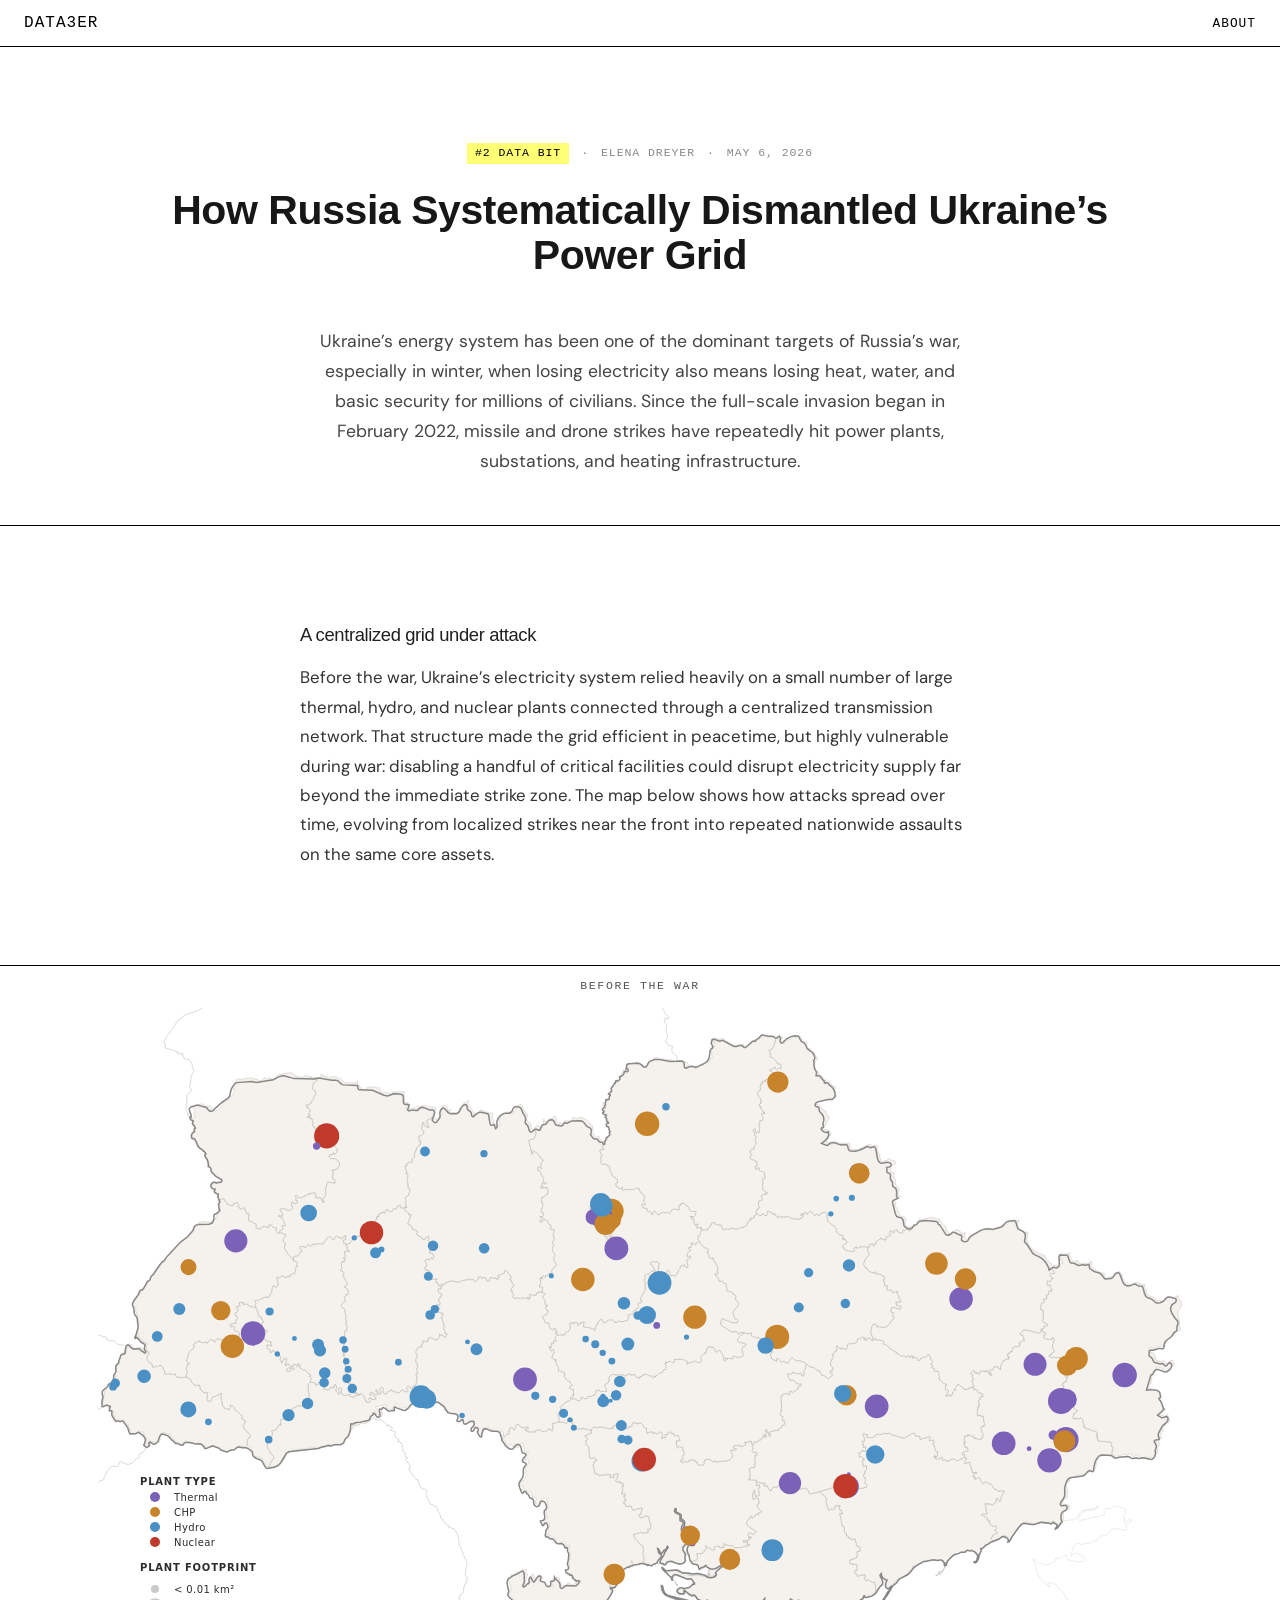
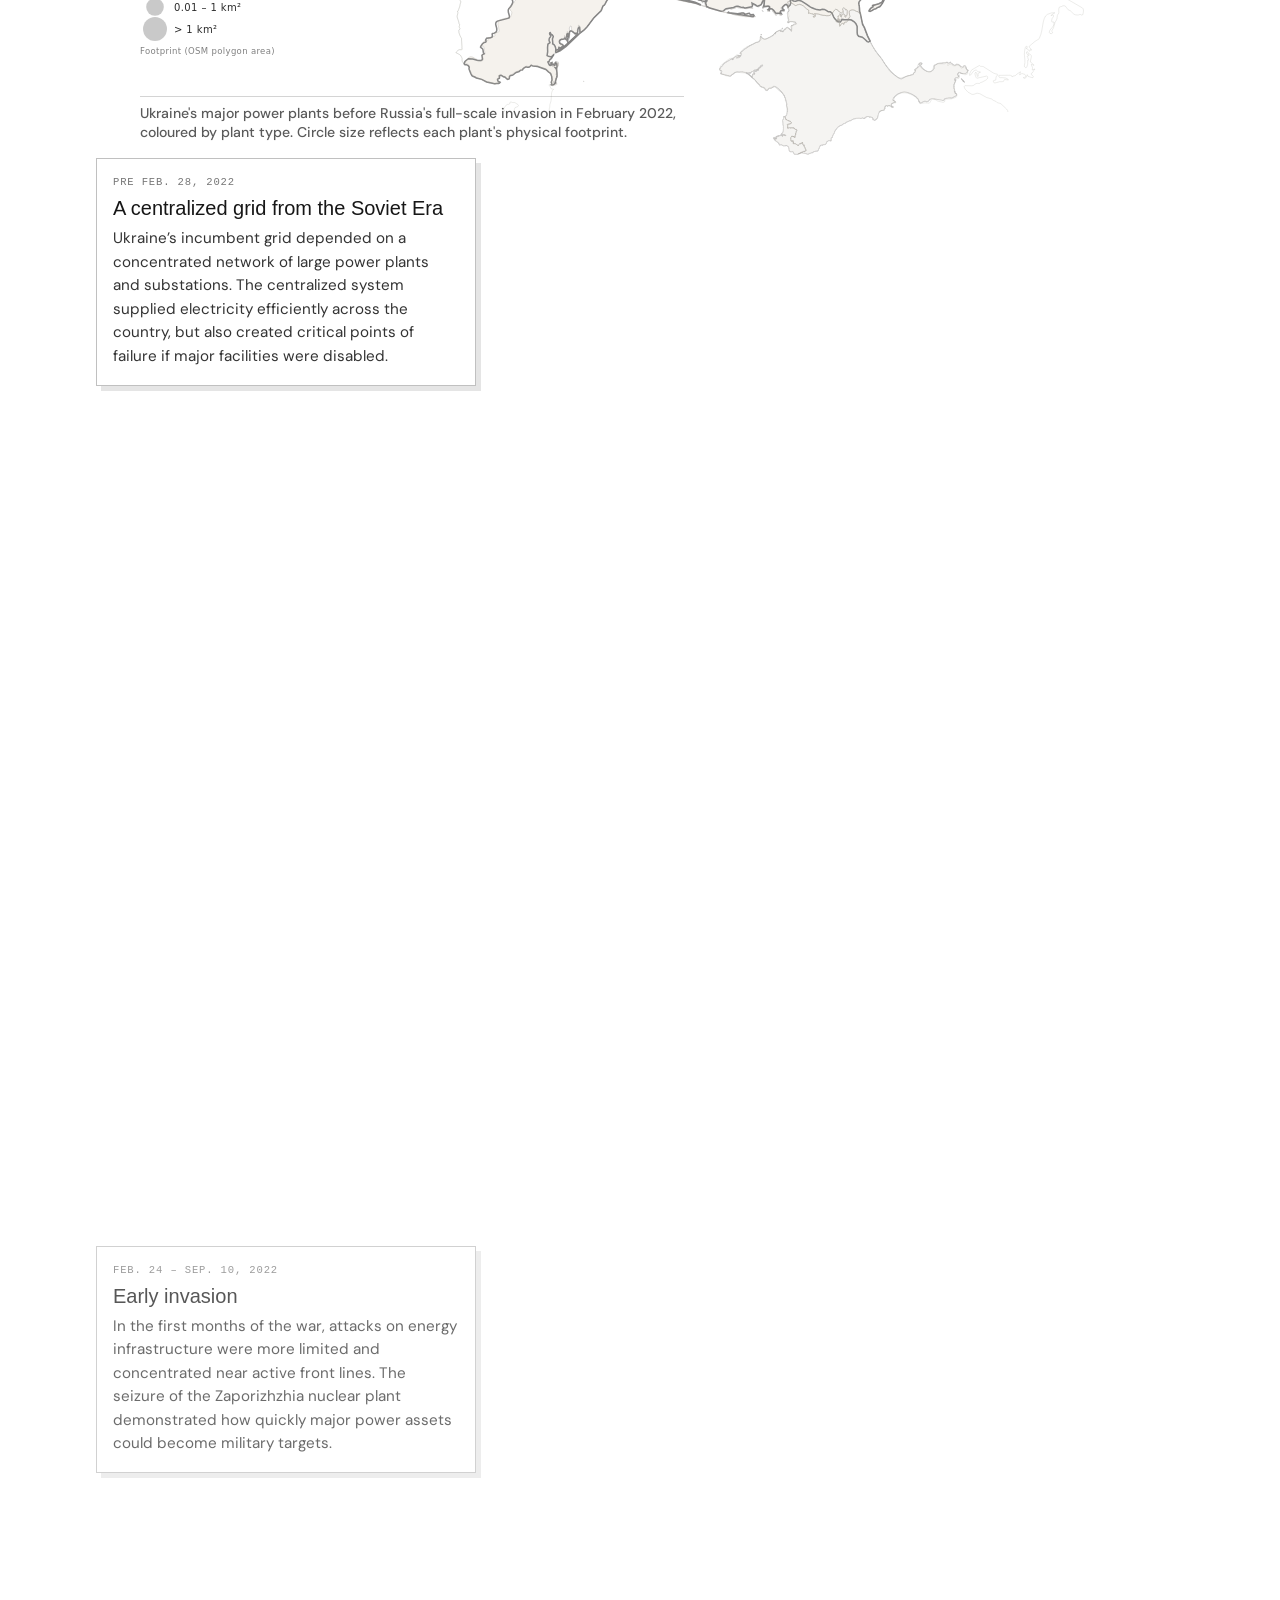
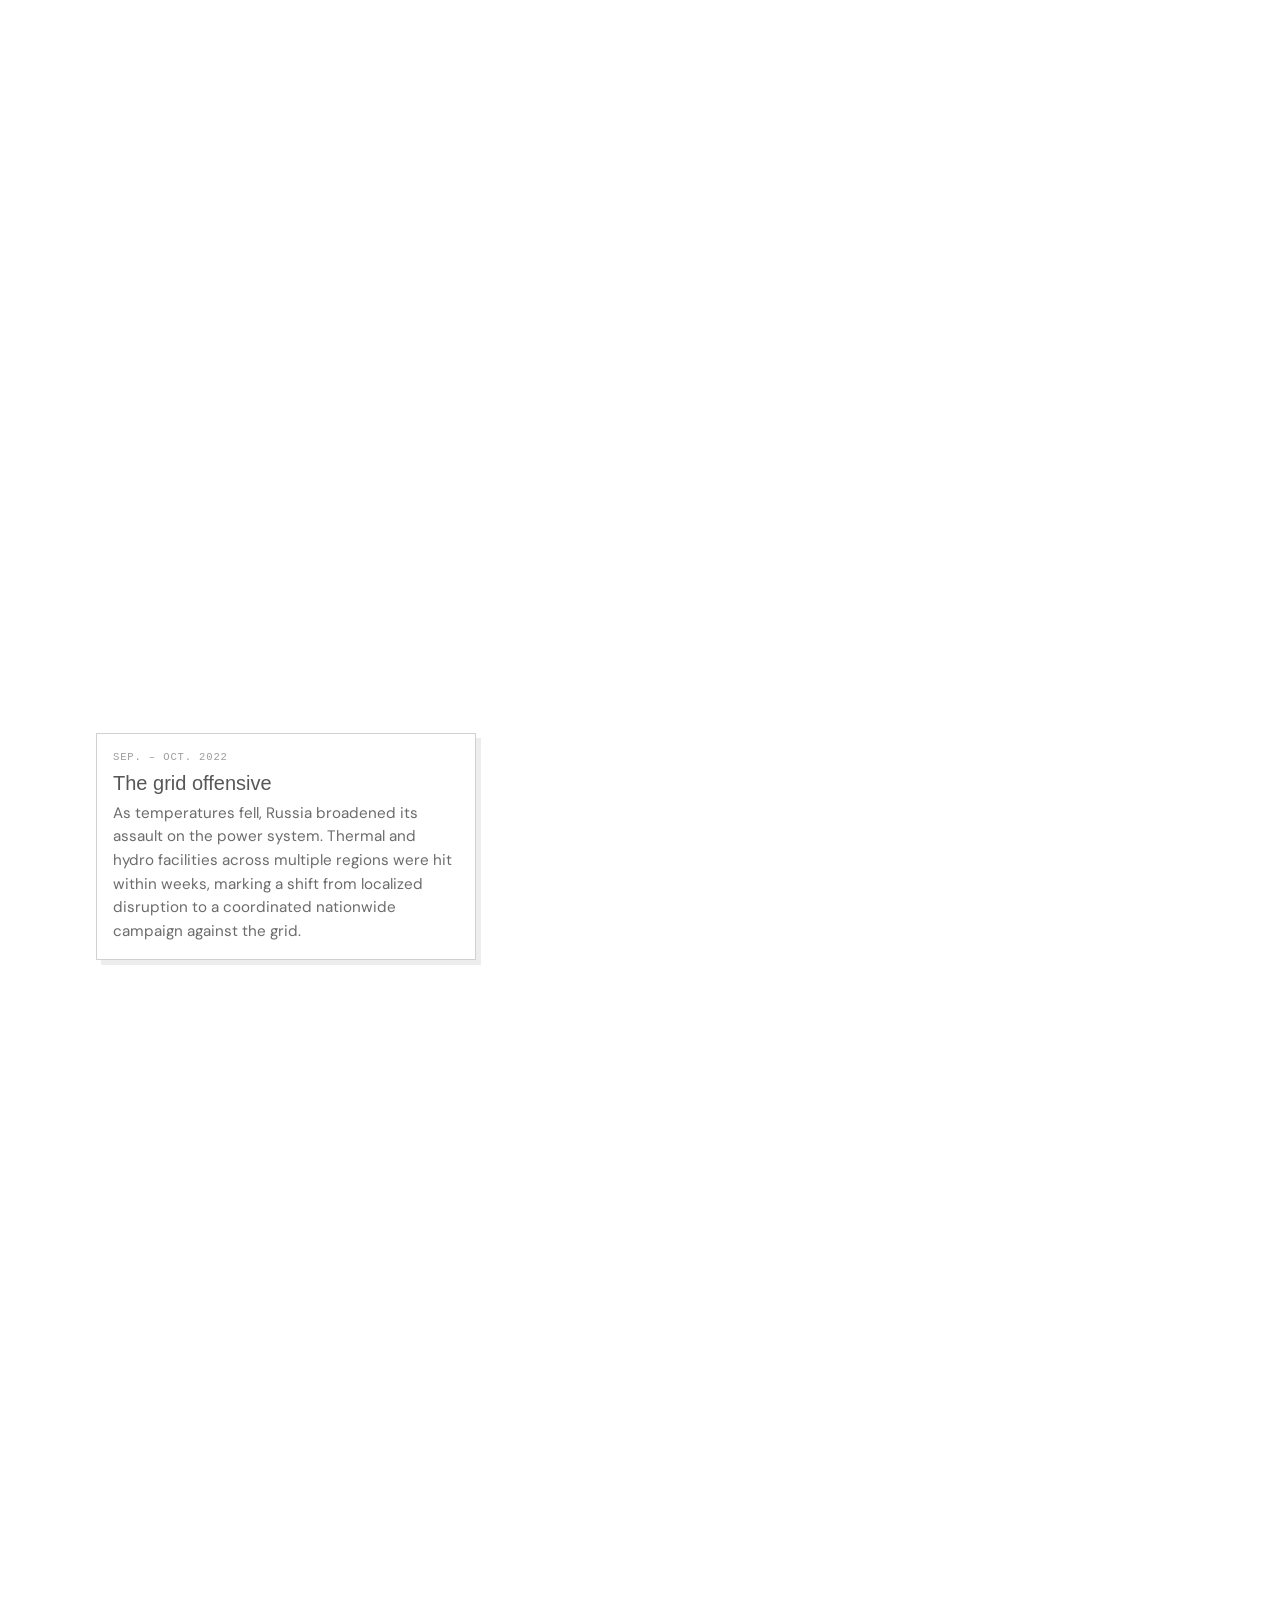
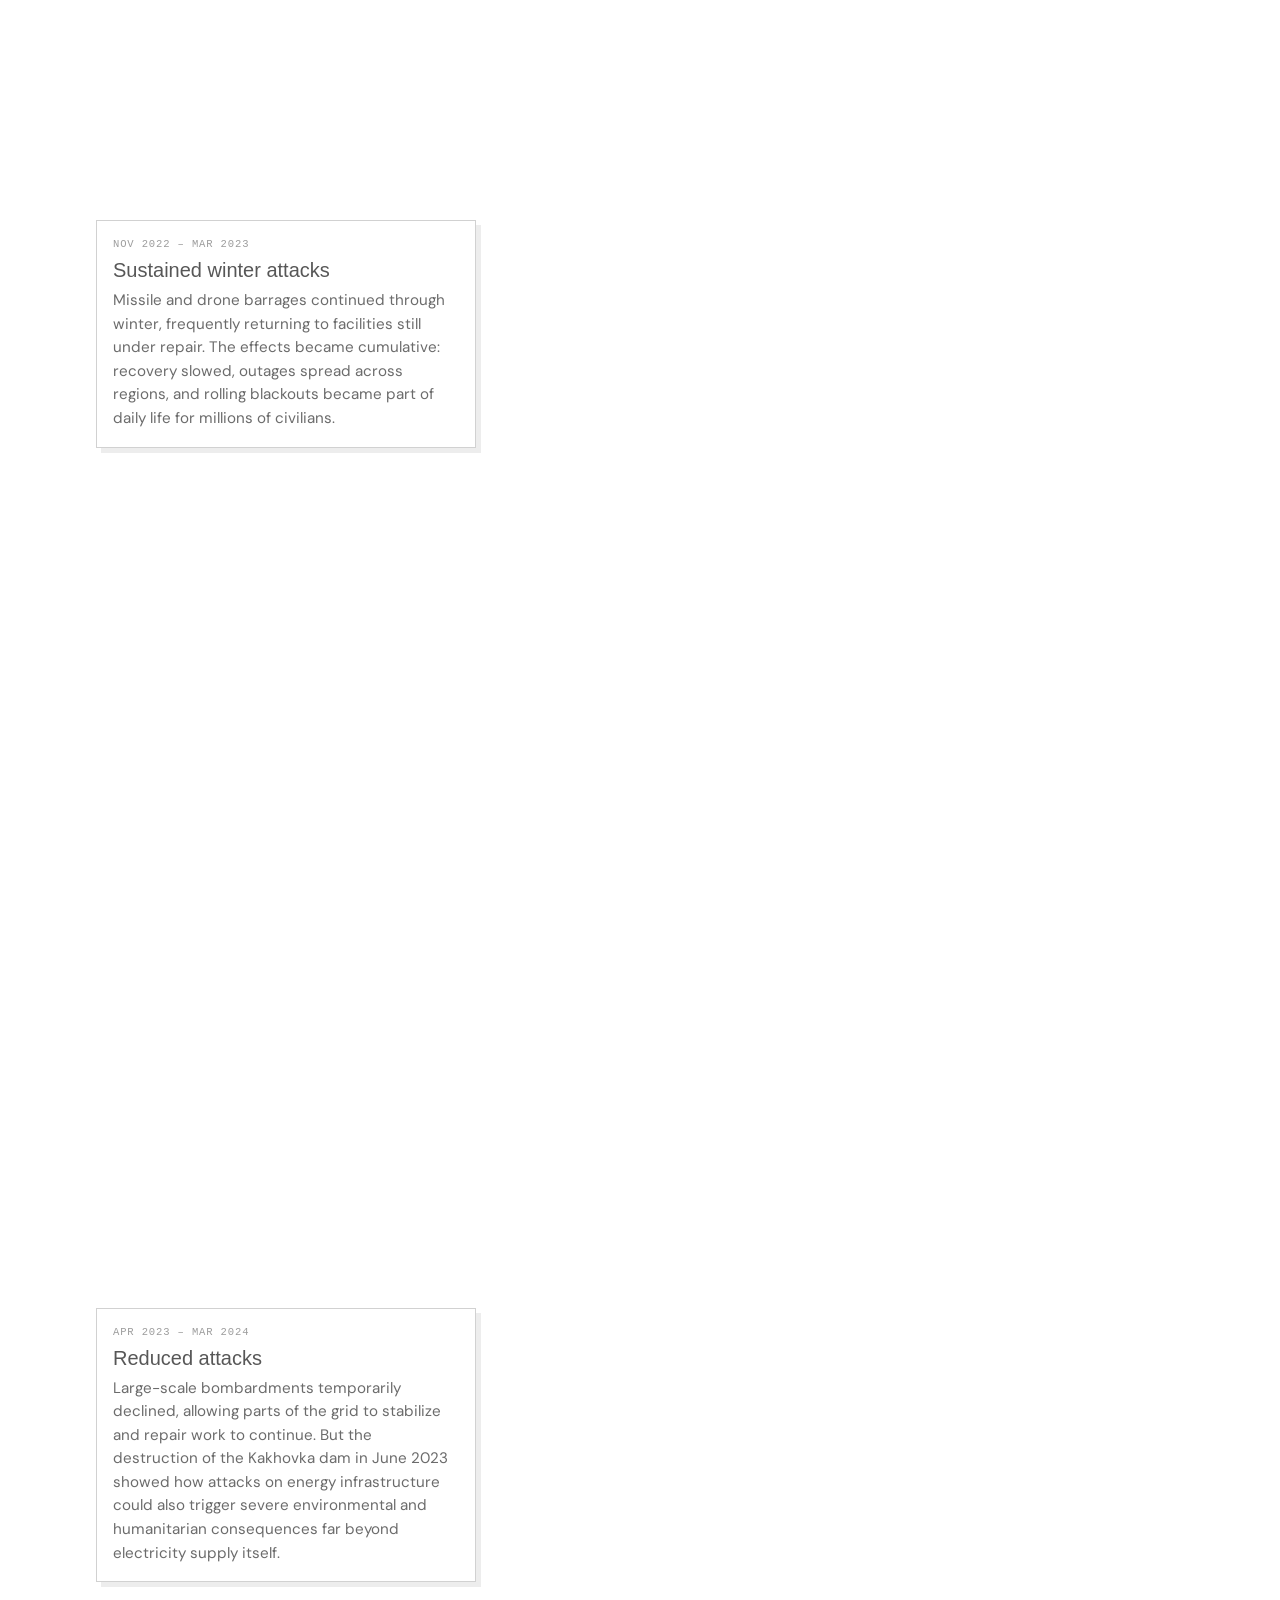
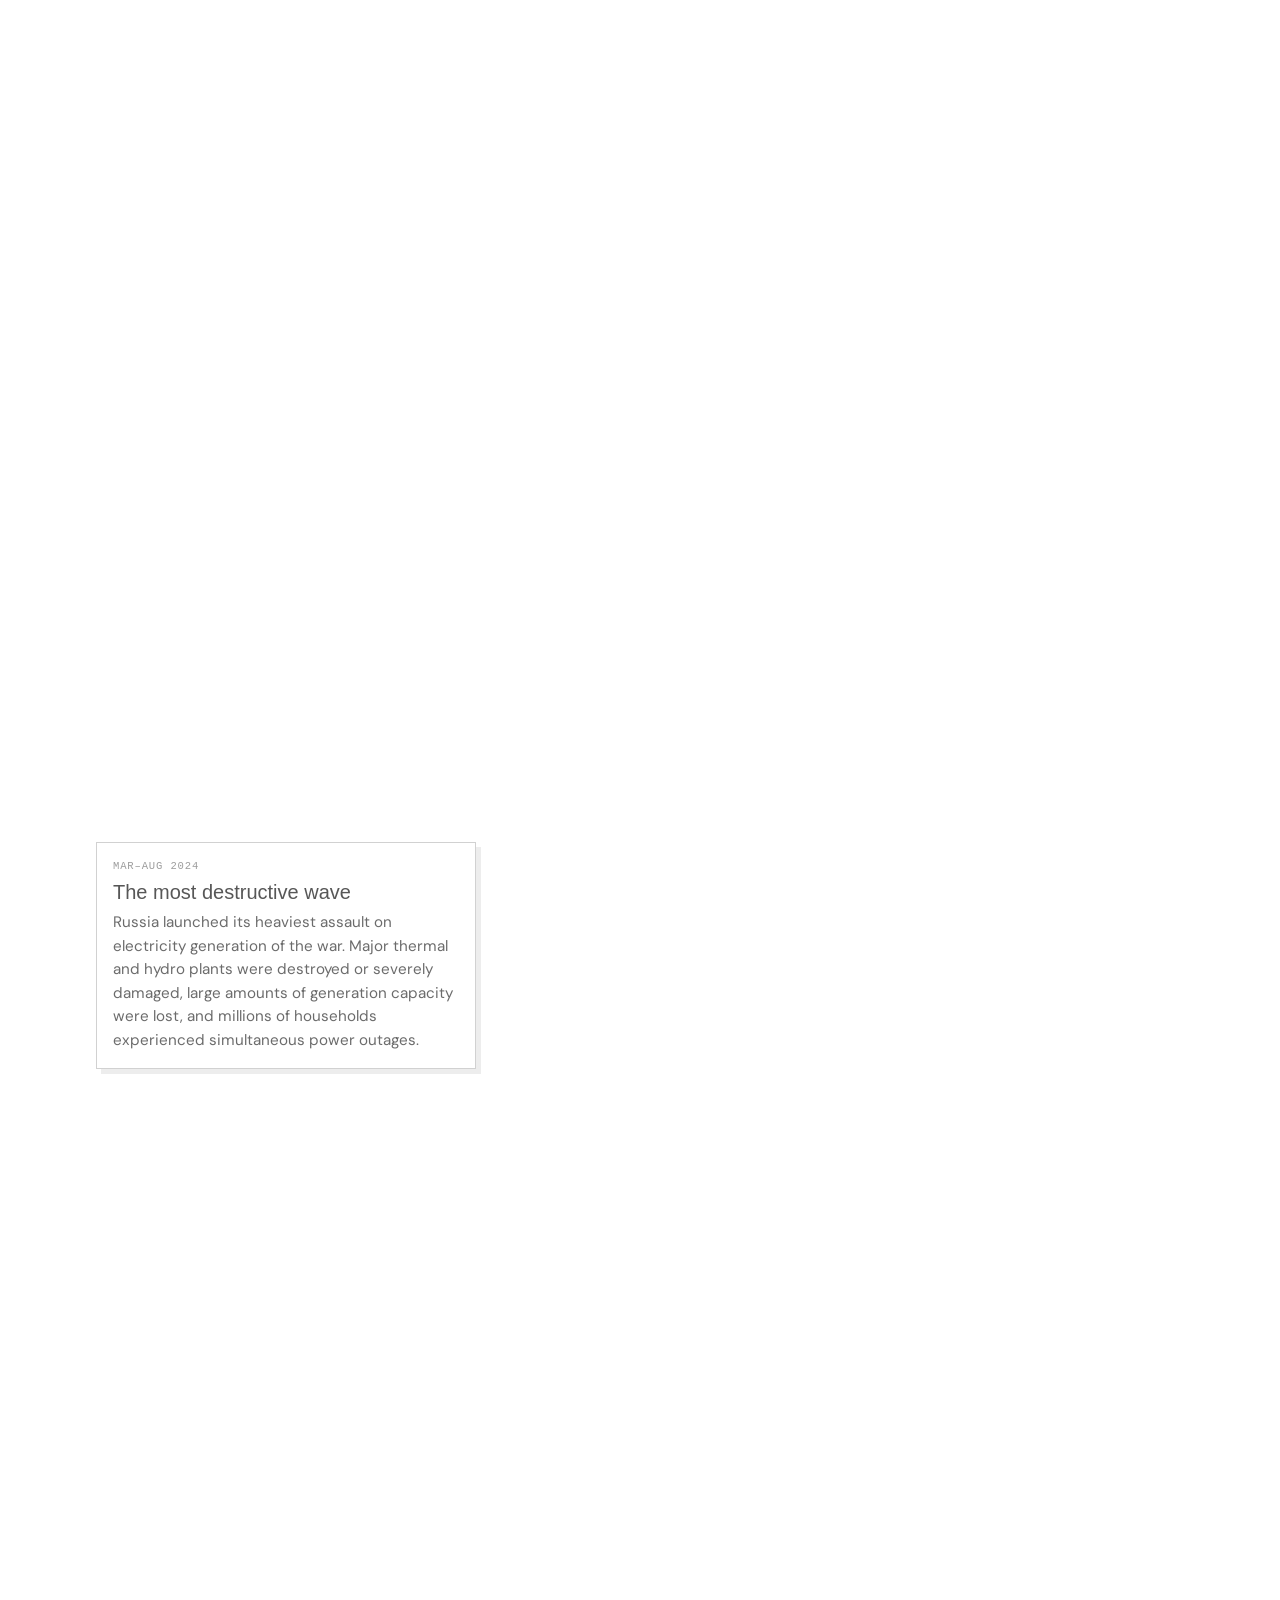
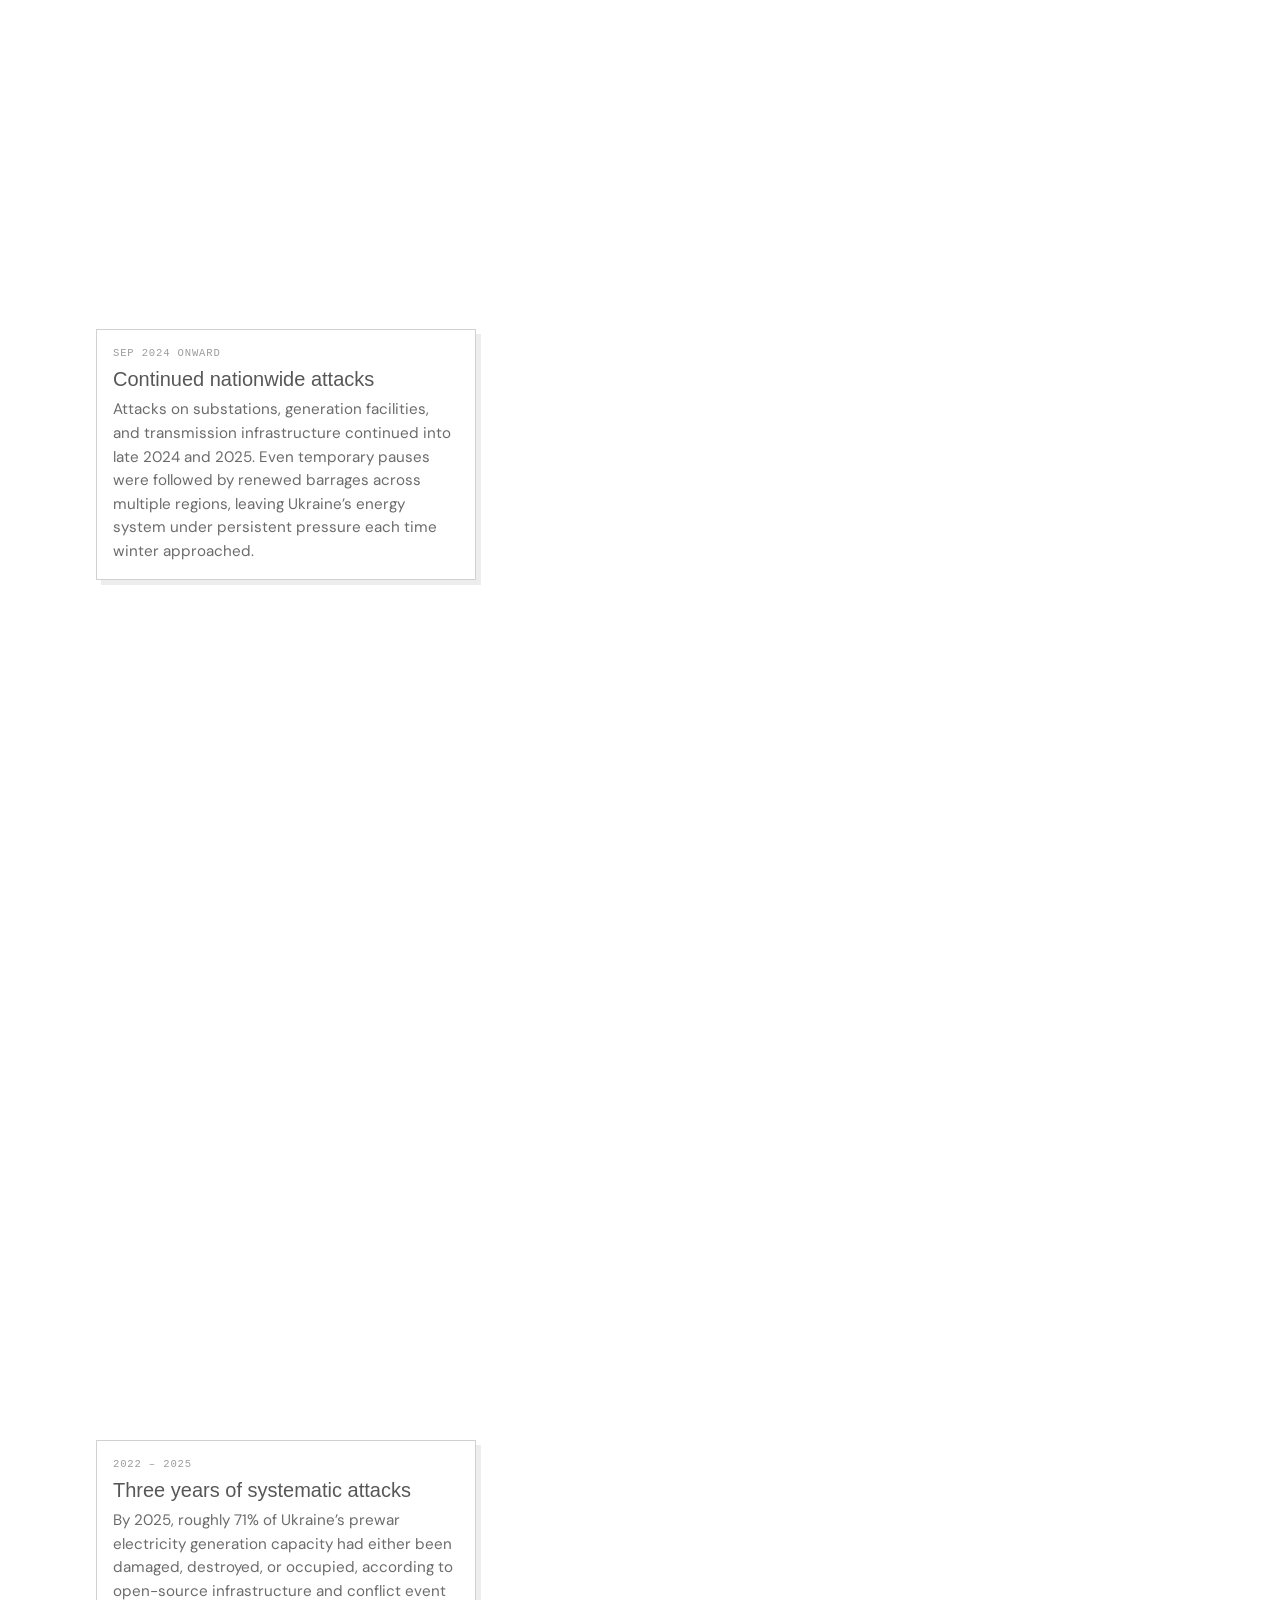
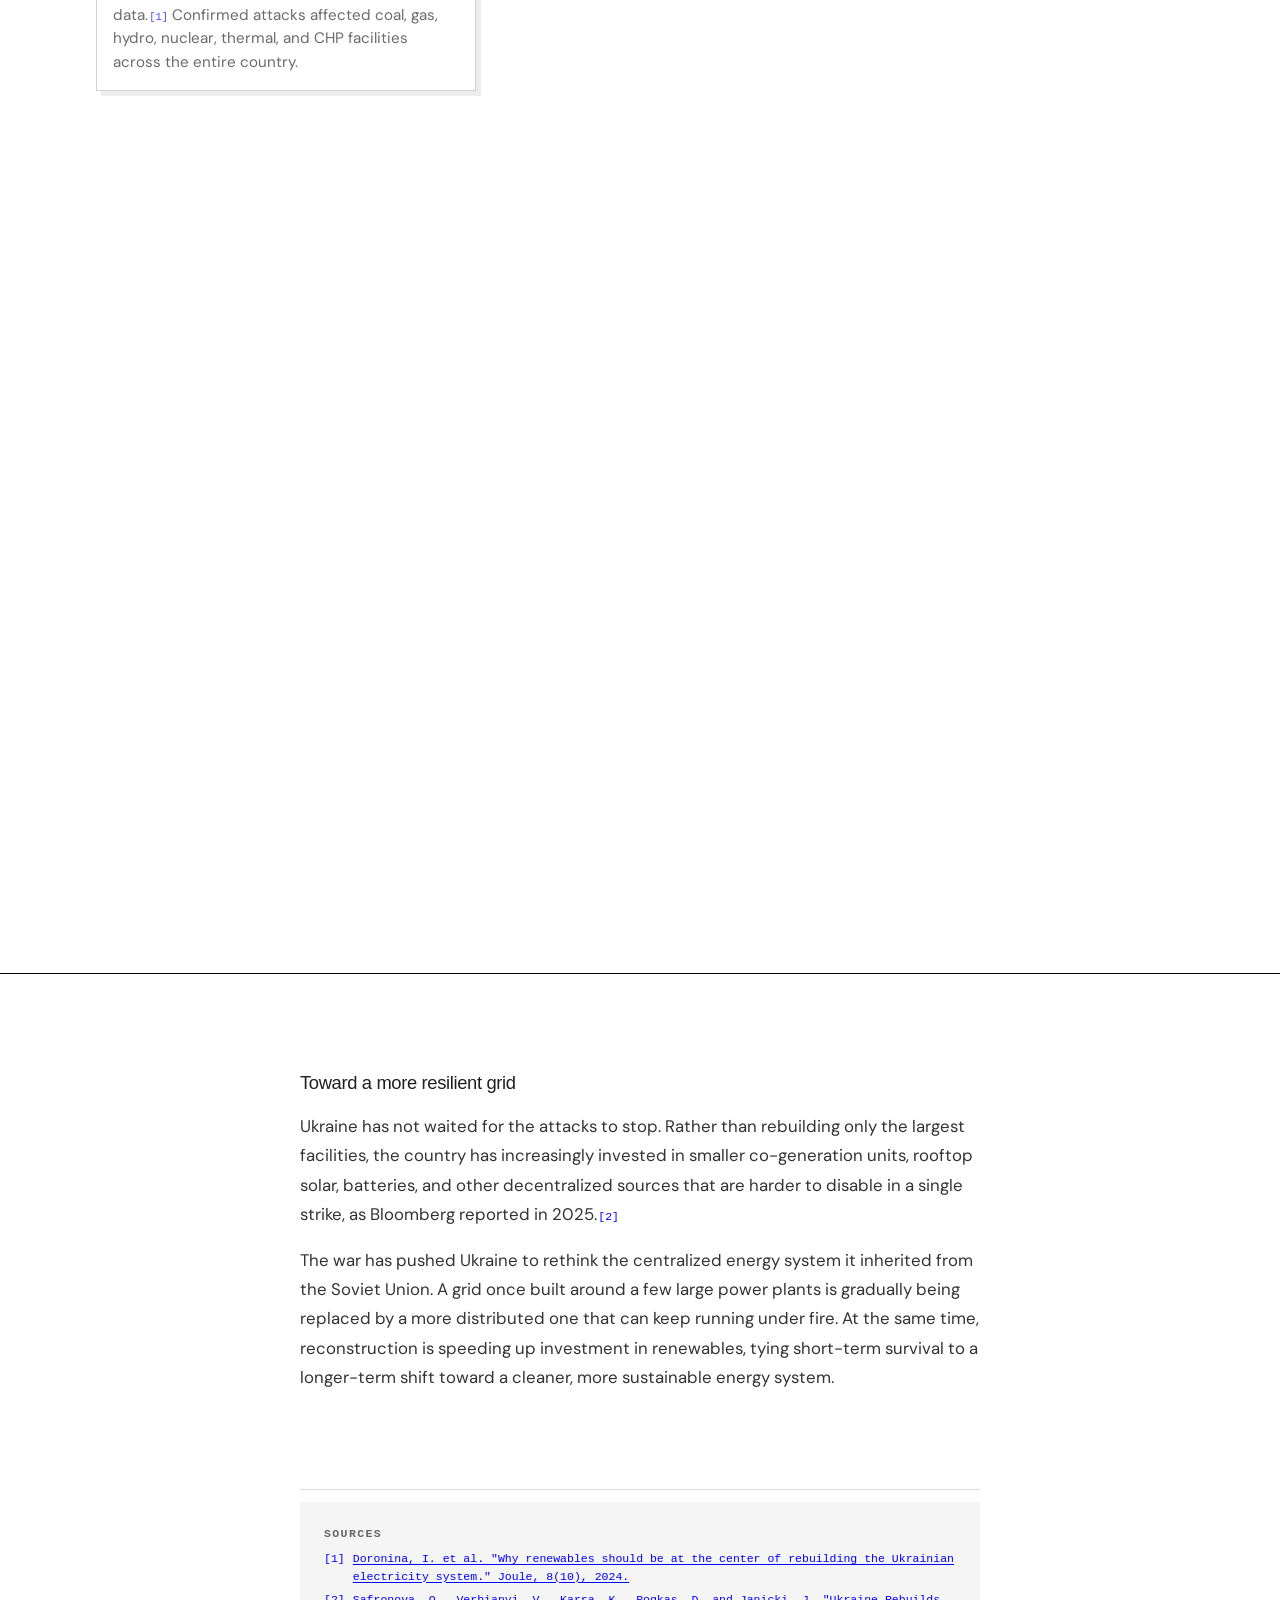
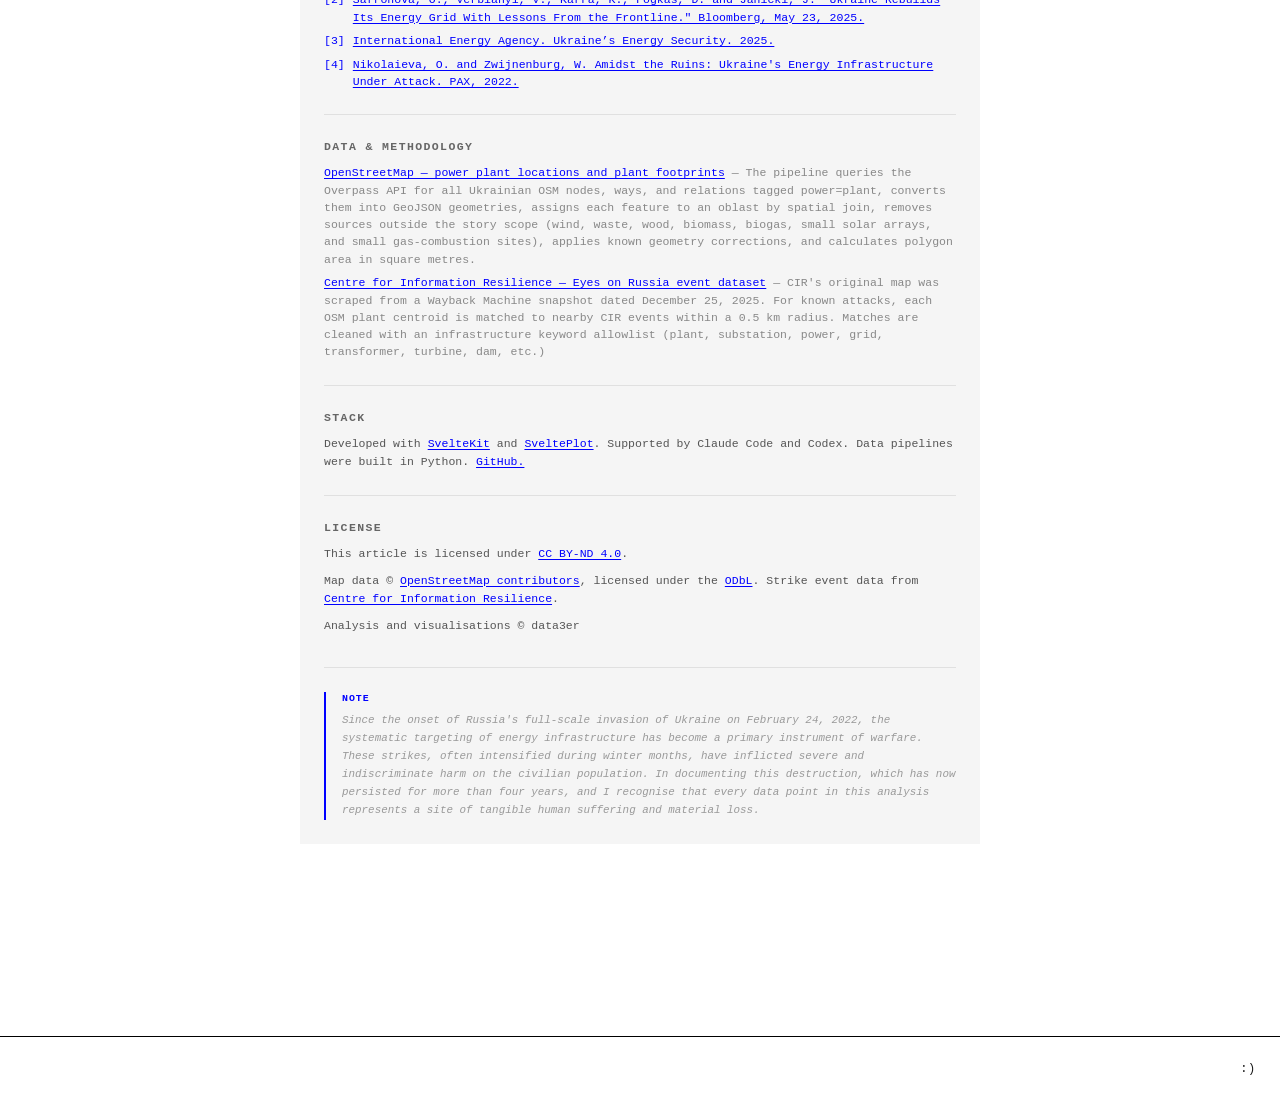
<file: data-bit-2/index.html>
<!doctype html>
<html lang="en">

<head>
	<meta charset="utf-8" />
	<meta name="viewport" content="width=device-width, initial-scale=1.0" />
	<meta http-equiv="Content-Type" content="text/html; charset=utf-8" />
	<link href="../_app/immutable/entry/start.DcMFDmj_.js" rel="modulepreload">
		<link href="../_app/immutable/chunks/B4YZsDTt.js" rel="modulepreload">
		<link href="../_app/immutable/chunks/CHP6QNnq.js" rel="modulepreload">
		<link href="../_app/immutable/chunks/Bq2XiikM.js" rel="modulepreload">
		<link href="../_app/immutable/entry/app.BFAGeVlZ.js" rel="modulepreload">
		<link href="../_app/immutable/chunks/DsnmJJEf.js" rel="modulepreload">
		<link href="../_app/immutable/chunks/Der_WZSZ.js" rel="modulepreload">
		<link href="../_app/immutable/chunks/D3L2WBFU.js" rel="modulepreload">
		<link href="../_app/immutable/chunks/X7_sDlDF.js" rel="modulepreload">
		<link href="../_app/immutable/nodes/0.rZqz_8_a.js" rel="modulepreload">
		<link href="../_app/immutable/chunks/BQQtQwfS.js" rel="modulepreload">
		<link href="../_app/immutable/chunks/CmHue8bw.js" rel="modulepreload">
		<link href="../_app/immutable/nodes/5.fbVox6Af.js" rel="modulepreload">
		<link href="../_app/immutable/chunks/s1LPJReg.js" rel="modulepreload">
		<link href="../_app/immutable/chunks/CoHgms8_.js" rel="modulepreload">
		<link href="../_app/immutable/chunks/COBjwPlm.js" rel="modulepreload">
		<link href="../_app/immutable/chunks/C6zFoZbR.js" rel="modulepreload">
		<!--12qhfyh--><script>
		var _paq = window._paq = window._paq || [];
		_paq.push(['trackPageView']);
		_paq.push(['enableLinkTracking']);
		(function() {
			var u="//mtm.bestviews.de/";
			_paq.push(['setTrackerUrl', u+'matomo.php']);
			_paq.push(['setSiteId', '13']);
			var d=document, g=d.createElement('script'), s=d.getElementsByTagName('script')[0];
			g.async=true; g.src=u+'matomo.js'; s.parentNode.insertBefore(g,s);
		})();
	</script><!----><!----><!--8kwxu6--><meta name="description" content="A scrollytelling map of Russian attack waves on Ukrainian power infrastructure."/><!----><title>How Russia Systematically Dismantled Ukraine’s Power Grid - data3er</title>
		<link href="../_app/immutable/assets/0.HpeL2Rbp.css" rel="stylesheet">
		<link href="../_app/immutable/assets/ArticleFooter.Bs04HTq3.css" rel="stylesheet">
		<link href="../_app/immutable/assets/index.pCBckndl.css" rel="stylesheet">
		<link href="../_app/immutable/assets/5.Q2_ZVTsb.css" rel="stylesheet">
	<link rel="preconnect" href="https://fonts.googleapis.com">
	<link rel="preconnect" href="https://fonts.gstatic.com" crossorigin>
	<link href="https://fonts.googleapis.com/css2?family=Playfair+Display:ital,wght@0,700;1,400&family=DM+Mono:wght@400;500&family=DM+Sans:wght@400;500&display=swap" rel="stylesheet">
	<script data-goatcounter="https://thepudding.goatcounter.com/count" async src="//gc.zgo.at/count.js"></script>
</head>

<body>
	<a href="#content" class="skip-to-main">Skip to main content</a>
	<div><!--[--><!--[0--><!--[--><!--[0--><nav class="svelte-1jnx671"><a class="wordmark svelte-1jnx671" href="/">data3er</a> <div class="nav-links svelte-1jnx671"><a href="/about" class="svelte-1jnx671">About</a></div></nav><!--]--> <main id="content"><!--[--><main class="article svelte-8kwxu6"><header class="prose-block article-header svelte-8kwxu6"><div class="article-meta svelte-8kwxu6"><span class="tag svelte-8kwxu6">#2 Data Bit</span> <span>·</span> <span>Elena Dreyer</span> <span>·</span> <span>May 6, 2026</span></div> <h1 class="svelte-8kwxu6">How Russia Systematically Dismantled Ukraine’s Power Grid</h1></header> <p class="deck svelte-8kwxu6">Ukraine’s energy system has been one of the dominant targets of Russia’s
		war, especially in winter, when losing electricity also means losing heat,
		water, and basic security for millions of civilians. Since the full-scale
		invasion began in February 2022, missile and drone strikes have repeatedly
		hit power plants, substations, and heating infrastructure.</p> <hr class="svelte-8kwxu6"/> <section class="prose-block svelte-8kwxu6"><h2 class="svelte-8kwxu6">A centralized grid under attack</h2> <p class="svelte-8kwxu6">Before the war, Ukraine’s electricity system relied heavily on a small
			number of large thermal, hydro, and nuclear plants connected through a
			centralized transmission network. That structure made the grid efficient
			in peacetime, but highly vulnerable during war: disabling a handful of
			critical facilities could disrupt electricity supply far beyond the
			immediate strike zone. The map below shows how attacks spread over time,
			evolving from localized strikes near the front into repeated nationwide
			assaults on the same core assets.</p></section> <div class="scrolly-wrapper attack-scrolly svelte-8kwxu6"><svelte-scroller-outer class="svelte-1j6jf9s"><svelte-scroller-background-container class="background-container svelte-1j6jf9s" style="
		position: absolute;
		top: 0;
		transform: translate(0, 0px);
		z-index: 1;
	"><svelte-scroller-background class="svelte-1j6jf9s"><div class="chart-background svelte-8kwxu6"><div class="map-state-label svelte-8kwxu6">BEFORE THE WAR</div> <figure class="energy-map svelte-1hirvyu baseline-mode" style="--map-width: 1100px;"><!--[-1--><svg viewBox="0 0 1100 720" role="img" aria-label="Map of attacks on Ukrainian power plants by attack wave" class="svelte-1hirvyu"><defs class="svelte-1hirvyu"><clipPath id="neighbor-clip" class="svelte-1hirvyu"><rect x="8" y="8" width="1084" height="704" rx="12" class="svelte-1hirvyu"></rect></clipPath><marker id="callout-arrow" viewBox="0 0 8 8" refX="6" refY="4" markerWidth="5" markerHeight="5" orient="auto" class="svelte-1hirvyu"><path d="M0,0 L8,4 L0,8 Z" fill="var(--arrow-color)" class="svelte-1hirvyu"></path></marker></defs><rect class="map-bg svelte-1hirvyu" width="1100" height="720"></rect><g class="countries svelte-1hirvyu" clip-path="url(#neighbor-clip)"><!--[--><!--]--></g><!--[-1--><!--]--><g class="oblasts svelte-1hirvyu"><!--[--><!--]--></g><g class="plants unattacked-plants svelte-1hirvyu"><!--[--><!--]--></g><g class="plants attacked-plants svelte-1hirvyu"><!----><!--[--><!--]--><!----></g><g class="labels svelte-1hirvyu"><!--[--><!--]--></g><g class="legend svelte-1hirvyu" transform="translate(50, 485)"><text class="legend-title svelte-1hirvyu" x="0" y="0">Plant type</text><!--[--><!--]--><!--[0--><g transform="translate(0, 26)" class="svelte-1hirvyu"><text class="legend-title svelte-1hirvyu" x="0" y="0">Plant footprint</text><!--[--><circle r="4.003223434627832" cx="15" cy="18" fill="#888" opacity="0.45" class="svelte-1hirvyu"></circle><text x="34" y="22" class="svelte-1hirvyu">&lt; 0.01 km²</text><circle r="8.83179039795982" cx="15" cy="36" fill="#888" opacity="0.45" class="svelte-1hirvyu"></circle><text x="34" y="40" class="svelte-1hirvyu">0.01 – 1 km²</text><circle r="11.972845625643348" cx="15" cy="58" fill="#888" opacity="0.45" class="svelte-1hirvyu"></circle><text x="34" y="62" class="svelte-1hirvyu">> 1 km²</text><!--]--><text class="legend-sub svelte-1hirvyu" x="0" y="83">Footprint (OSM polygon area)</text></g><!--]--><!--[-1--><!--]--></g></svg> <figcaption class="map-caption svelte-1hirvyu"><!--[--><span class="svelte-1hirvyu">Ukraine's major power plants before Russia's full-scale invasion in February 2022, coloured by plant type. Circle size reflects each plant's physical footprint.</span><!--[-1--><!--]--><!--]--></figcaption><!--]--></figure><!----></div><!----></svelte-scroller-background></svelte-scroller-background-container> <svelte-scroller-foreground class="svelte-1j6jf9s"><div class="foreground svelte-8kwxu6"><!--[--><section class="svelte-8kwxu6 active"><div class="step-wave svelte-8kwxu6">Pre Feb. 28, 2022</div> <h3 class="svelte-8kwxu6">A centralized grid from the Soviet Era</h3> <!--[--><p class="svelte-8kwxu6"><!---->Ukraine’s incumbent grid depended on a concentrated network of large power plants and substations. The centralized system supplied electricity efficiently across the country, but also created critical points of failure if major facilities were disabled.<!----></p><!--]--></section><section class="svelte-8kwxu6"><div class="step-wave svelte-8kwxu6">Feb. 24 – Sep. 10, 2022</div> <h3 class="svelte-8kwxu6">Early invasion</h3> <!--[--><p class="svelte-8kwxu6"><!---->In the first months of the war, attacks on energy infrastructure were more limited and concentrated near active front lines. The seizure of the Zaporizhzhia nuclear plant demonstrated how quickly major power assets could become military targets.<!----></p><!--]--></section><section class="svelte-8kwxu6"><div class="step-wave svelte-8kwxu6">Sep. – Oct. 2022</div> <h3 class="svelte-8kwxu6">The grid offensive</h3> <!--[--><p class="svelte-8kwxu6"><!---->As temperatures fell, Russia broadened its assault on the power system. Thermal and hydro facilities across multiple regions were hit within weeks, marking a shift from localized disruption to a coordinated nationwide campaign against the grid.<!----></p><!--]--></section><section class="svelte-8kwxu6"><div class="step-wave svelte-8kwxu6">Nov 2022 – Mar 2023</div> <h3 class="svelte-8kwxu6">Sustained winter attacks</h3> <!--[--><p class="svelte-8kwxu6"><!---->Missile and drone barrages continued through winter, frequently returning to facilities still under repair. The effects became cumulative: recovery slowed, outages spread across regions, and rolling blackouts became part of daily life for millions of civilians.<!----></p><!--]--></section><section class="svelte-8kwxu6"><div class="step-wave svelte-8kwxu6">Apr 2023 – Mar 2024</div> <h3 class="svelte-8kwxu6">Reduced attacks</h3> <!--[--><p class="svelte-8kwxu6"><!---->Large-scale bombardments temporarily declined, allowing parts of the grid to stabilize and repair work to continue. But the destruction of the Kakhovka dam in June 2023 showed how attacks on energy infrastructure could also trigger severe environmental and humanitarian consequences far beyond electricity supply itself.<!----></p><!--]--></section><section class="svelte-8kwxu6"><div class="step-wave svelte-8kwxu6">Mar–Aug 2024</div> <h3 class="svelte-8kwxu6">The most destructive wave</h3> <!--[--><p class="svelte-8kwxu6"><!---->Russia launched its heaviest assault on electricity generation of the war. Major thermal and hydro plants were destroyed or severely damaged, large amounts of generation capacity were lost, and millions of households experienced simultaneous power outages.<!----></p><!--]--></section><section class="svelte-8kwxu6"><div class="step-wave svelte-8kwxu6">Sep 2024 onward</div> <h3 class="svelte-8kwxu6">Continued nationwide attacks</h3> <!--[--><p class="svelte-8kwxu6"><!---->Attacks on substations, generation facilities, and transmission infrastructure continued into late 2024 and 2025. Even temporary pauses were followed by renewed barrages across multiple regions, leaving Ukraine’s energy system under persistent pressure each time winter approached.<!----></p><!--]--></section><section class="svelte-8kwxu6"><div class="step-wave svelte-8kwxu6">2022 – 2025</div> <h3 class="svelte-8kwxu6">Three years of systematic attacks</h3> <!--[--><p class="svelte-8kwxu6"><!---->By 2025, roughly 71% of Ukraine’s prewar electricity generation capacity had either been damaged, destroyed, or occupied, according to open-source infrastructure and conflict event data.<sup class="fn-ref"><a href="#fn-1">[1]</a></sup> Confirmed attacks affected coal, gas, hydro, nuclear, thermal, and CHP facilities across the entire country.<!----></p><!--]--></section><!--]--></div><!----></svelte-scroller-foreground></svelte-scroller-outer><!----></div> <section class="prose-block svelte-8kwxu6"><h2 class="svelte-8kwxu6">Toward a more resilient grid</h2> <p class="svelte-8kwxu6">Ukraine has not waited for the attacks to stop. Rather than rebuilding
			only the largest facilities, the country has increasingly invested in
			smaller co-generation units, rooftop solar, batteries, and other
			decentralized sources that are harder to disable in a single strike, as
			Bloomberg reported in 2025.<sup class="fn-ref"><a href="#fn-2">[2]</a></sup></p> <p class="svelte-8kwxu6">The war has pushed Ukraine to rethink the centralized energy system it
			inherited from the Soviet Union. A grid once built around a few large
			power plants is gradually being replaced by a more distributed one that
			can keep running under fire. At the same time, reconstruction is speeding
			up investment in renewables, tying short-term survival to a longer-term
			shift toward a cleaner, more sustainable energy system.</p></section> <div class="article-footer-wrap svelte-1qgzlqk"><footer class="article-footer svelte-1qgzlqk"><!--[0--><section class="footer-section svelte-1qgzlqk"><h3 class="svelte-1qgzlqk">Sources</h3> <ol class="footnote-list svelte-1qgzlqk"><!--[--><li id="fn-1" class="svelte-1qgzlqk"><span class="fn-marker svelte-1qgzlqk">[1]</span> <!--[0--><a href="https://www.cell.com/cms/10.1016/j.joule.2024.08.014/attachment/3e9b6b7f-52e2-4b2b-b32a-c1e142bf9388/mmc2.pdf" target="_blank" rel="noopener" class="svelte-1qgzlqk">Doronina, I. et al. "Why renewables should be at the center of rebuilding the Ukrainian electricity system." Joule, 8(10), 2024.</a><!--]--></li><li id="fn-2" class="svelte-1qgzlqk"><span class="fn-marker svelte-1qgzlqk">[2]</span> <!--[0--><a href="https://www.bloomberg.com/graphics/2025-ukraine-rebuilds-energy-grid-as-russia-war-continues/" target="_blank" rel="noopener" class="svelte-1qgzlqk">Safronova, O., Verbianyi, V., Karra, K., Pogkas, D. and Janicki, J. "Ukraine Rebuilds Its Energy Grid With Lessons From the Frontline." Bloomberg, May 23, 2025.</a><!--]--></li><li id="fn-3" class="svelte-1qgzlqk"><span class="fn-marker svelte-1qgzlqk">[3]</span> <!--[0--><a href="https://www.iea.org/reports/ukraines-energy-security" target="_blank" rel="noopener" class="svelte-1qgzlqk">International Energy Agency. Ukraine’s Energy Security. 2025.</a><!--]--></li><li id="fn-4" class="svelte-1qgzlqk"><span class="fn-marker svelte-1qgzlqk">[4]</span> <!--[0--><a href="https://paxforpeace.nl/wp-content/uploads/sites/2/import/2023-01/PAX_Ukraine_energy_infrastructure_FIN.pdf" target="_blank" rel="noopener" class="svelte-1qgzlqk">Nikolaieva, O. and Zwijnenburg, W. Amidst the Ruins: Ukraine's Energy Infrastructure Under Attack. PAX, 2022.</a><!--]--></li><!--]--></ol></section><!--]--> <!--[0--><section class="footer-section svelte-1qgzlqk"><h3 class="svelte-1qgzlqk">Data &amp; Methodology</h3> <ul class="source-list svelte-1qgzlqk"><!--[--><li class="svelte-1qgzlqk"><!--[0--><a href="https://www.openstreetmap.org" target="_blank" rel="noopener" class="svelte-1qgzlqk">OpenStreetMap — power plant locations and plant footprints</a><!--]--> <!--[0--><span class="source-note svelte-1qgzlqk">— The pipeline queries the Overpass API for all Ukrainian OSM nodes, ways, and relations tagged power=plant, converts them into GeoJSON geometries, assigns each feature to an oblast by spatial join, removes sources outside the story scope (wind, waste, wood, biomass, biogas, small solar arrays, and small gas-combustion sites), applies known geometry corrections, and calculates polygon area in square metres.</span><!--]--></li><li class="svelte-1qgzlqk"><!--[0--><a href="https://www.info-res.org/eyes-on-russia/" target="_blank" rel="noopener" class="svelte-1qgzlqk">Centre for Information Resilience — Eyes on Russia event dataset</a><!--]--> <!--[0--><span class="source-note svelte-1qgzlqk">— CIR's original map was scraped from a Wayback Machine snapshot dated December 25, 2025. For known attacks, each OSM plant centroid is matched to nearby CIR events within a 0.5 km radius. Matches are cleaned with an infrastructure keyword allowlist (plant, substation, power, grid, transformer, turbine, dam, etc.)</span><!--]--></li><!--]--></ul></section><!--]--> <section class="footer-section svelte-1qgzlqk"><!--[0--><h3 class="svelte-1qgzlqk">Stack</h3> <p class="svelte-1qgzlqk">Developed with <a href="https://kit.svelte.dev" target="_blank" rel="noopener" class="svelte-1qgzlqk">SvelteKit</a> and <a href="https://svelteplot.dev" target="_blank" rel="noopener" class="svelte-1qgzlqk">SveltePlot</a>. Supported by Claude Code and Codex. Data pipelines were
					built in Python. <!--[0--><a href="https://github.com/data-journalism-26/data-bit-2-elenaiva" target="_blank" rel="noopener" class="svelte-1qgzlqk">GitHub.</a><!--]--></p><!--]--></section> <!--[0--><section class="footer-section svelte-1qgzlqk"><h3 class="svelte-1qgzlqk">License</h3> <div class="license-content svelte-1qgzlqk"><!---->
		<p>This article is licensed under <a href="https://creativecommons.org/licenses/by-nd/4.0/" target="_blank" rel="noopener">CC BY-ND 4.0</a>.</p>
		<p>Map data © <a href="https://www.openstreetmap.org/copyright" target="_blank" rel="noopener">OpenStreetMap contributors</a>, licensed under the <a href="https://opendatacommons.org/licenses/odbl/" target="_blank" rel="noopener">ODbL</a>. Strike event data from <a href="https://www.info-res.org/eyes-on-russia/" target="_blank" rel="noopener">Centre for Information Resilience</a>.</p>
		<p>Analysis and visualisations © data3er</p>
	<!----></div></section><!--]--> <!--[0--><section class="footer-section footer-note svelte-1qgzlqk"><span class="note-label svelte-1qgzlqk">Note</span> <p class="svelte-1qgzlqk">Since the onset of Russia's full-scale invasion of Ukraine on February 24, 2022, the systematic targeting of energy infrastructure has become a primary instrument of warfare. These strikes, often intensified during winter months, have inflicted severe and indiscriminate harm on the civilian population. In documenting this destruction, which has now persisted for more than four years, and I recognise that every data point in this analysis represents a site of tangible human suffering and material loss.</p></section><!--]--></footer></div><!----></main><!--]--><!----></main> <!--[0--><footer class="svelte-1egf6ko"><span class="wordmark svelte-1egf6ko"></span> <span class="copy">:)</span></footer><!--]--><!--]--><!--]--> <!--[-1--><!--]--><!--]-->
			
			<script>
				{
					__sveltekit_1sqjafs = {
						base: new URL("..", location).pathname.slice(0, -1)
					};

					const element = document.currentScript.parentElement;

					Promise.all([
						import("../_app/immutable/entry/start.DcMFDmj_.js"),
						import("../_app/immutable/entry/app.BFAGeVlZ.js")
					]).then(([kit, app]) => {
						kit.start(app, element, {
							node_ids: [0, 5],
							data: [null,null],
							form: null,
							error: null
						});
					});
				}
			</script>
		</div>
</body>

</html>
</file>
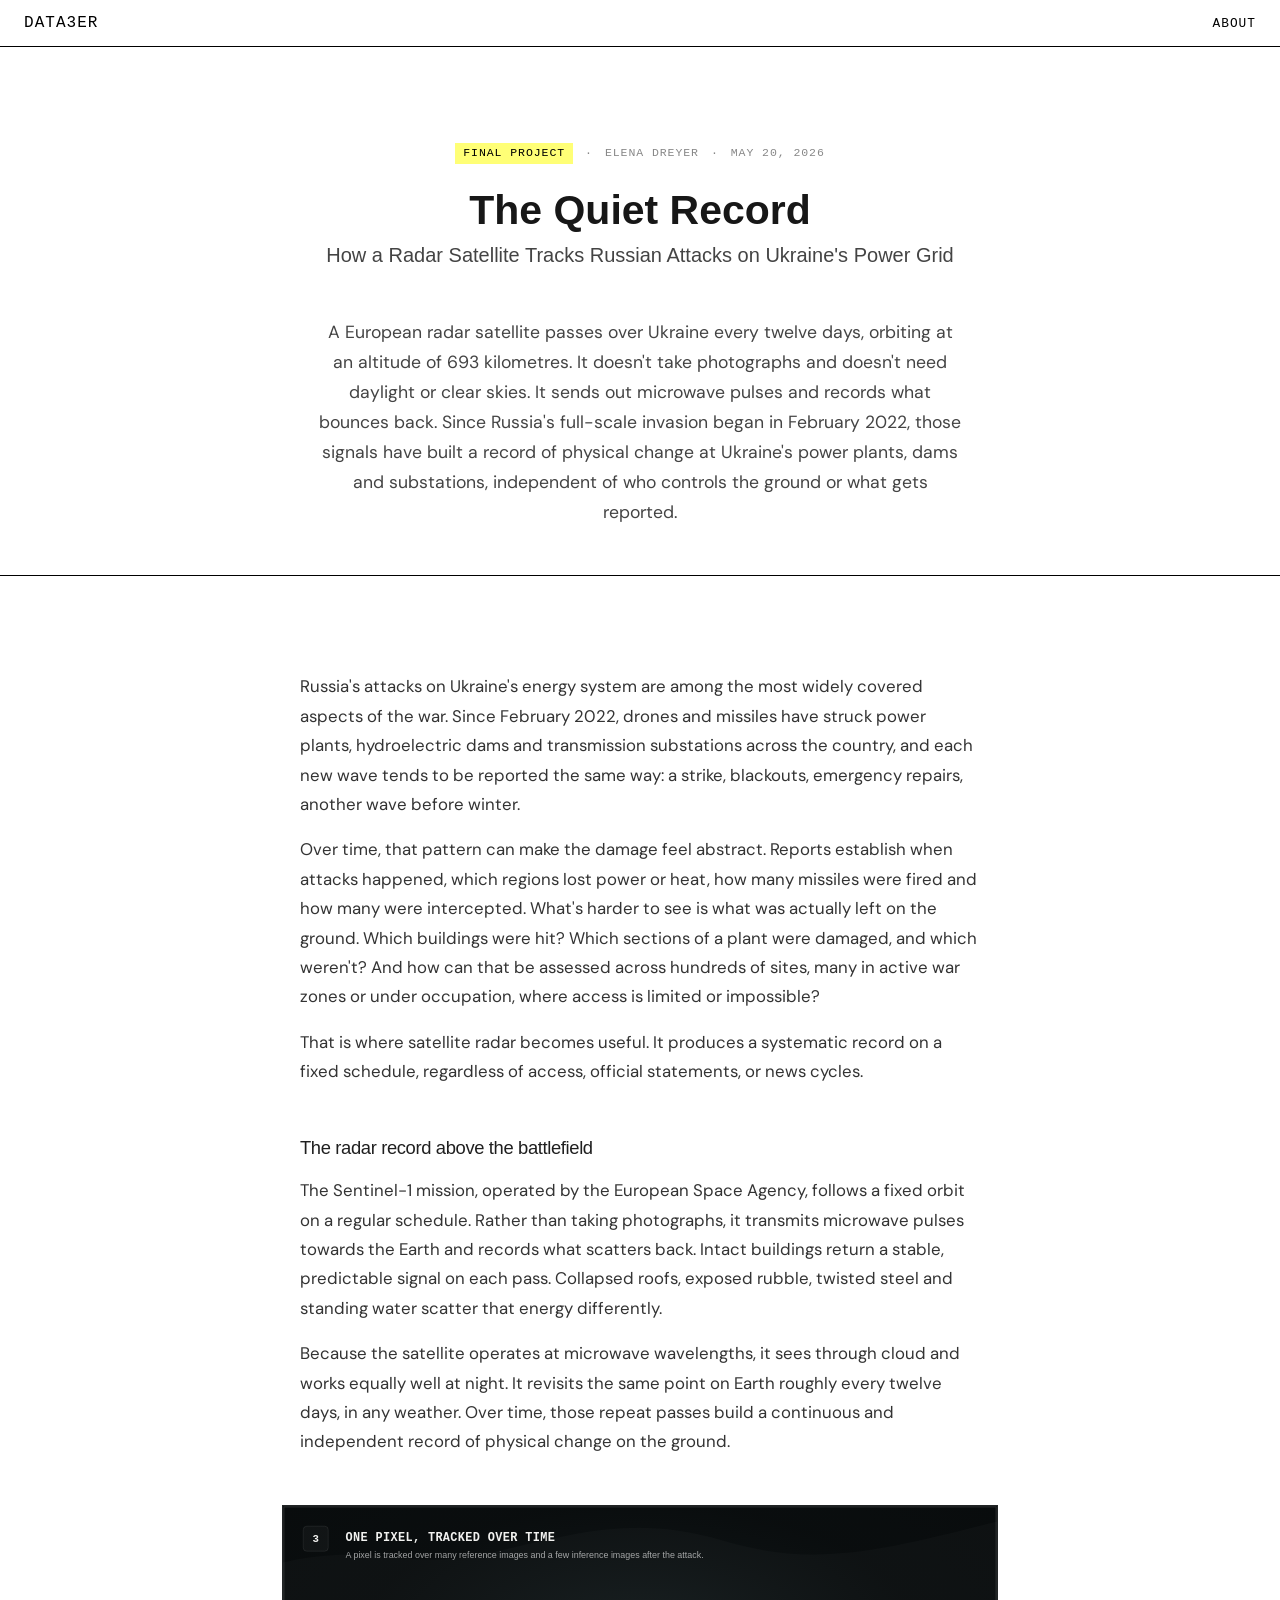
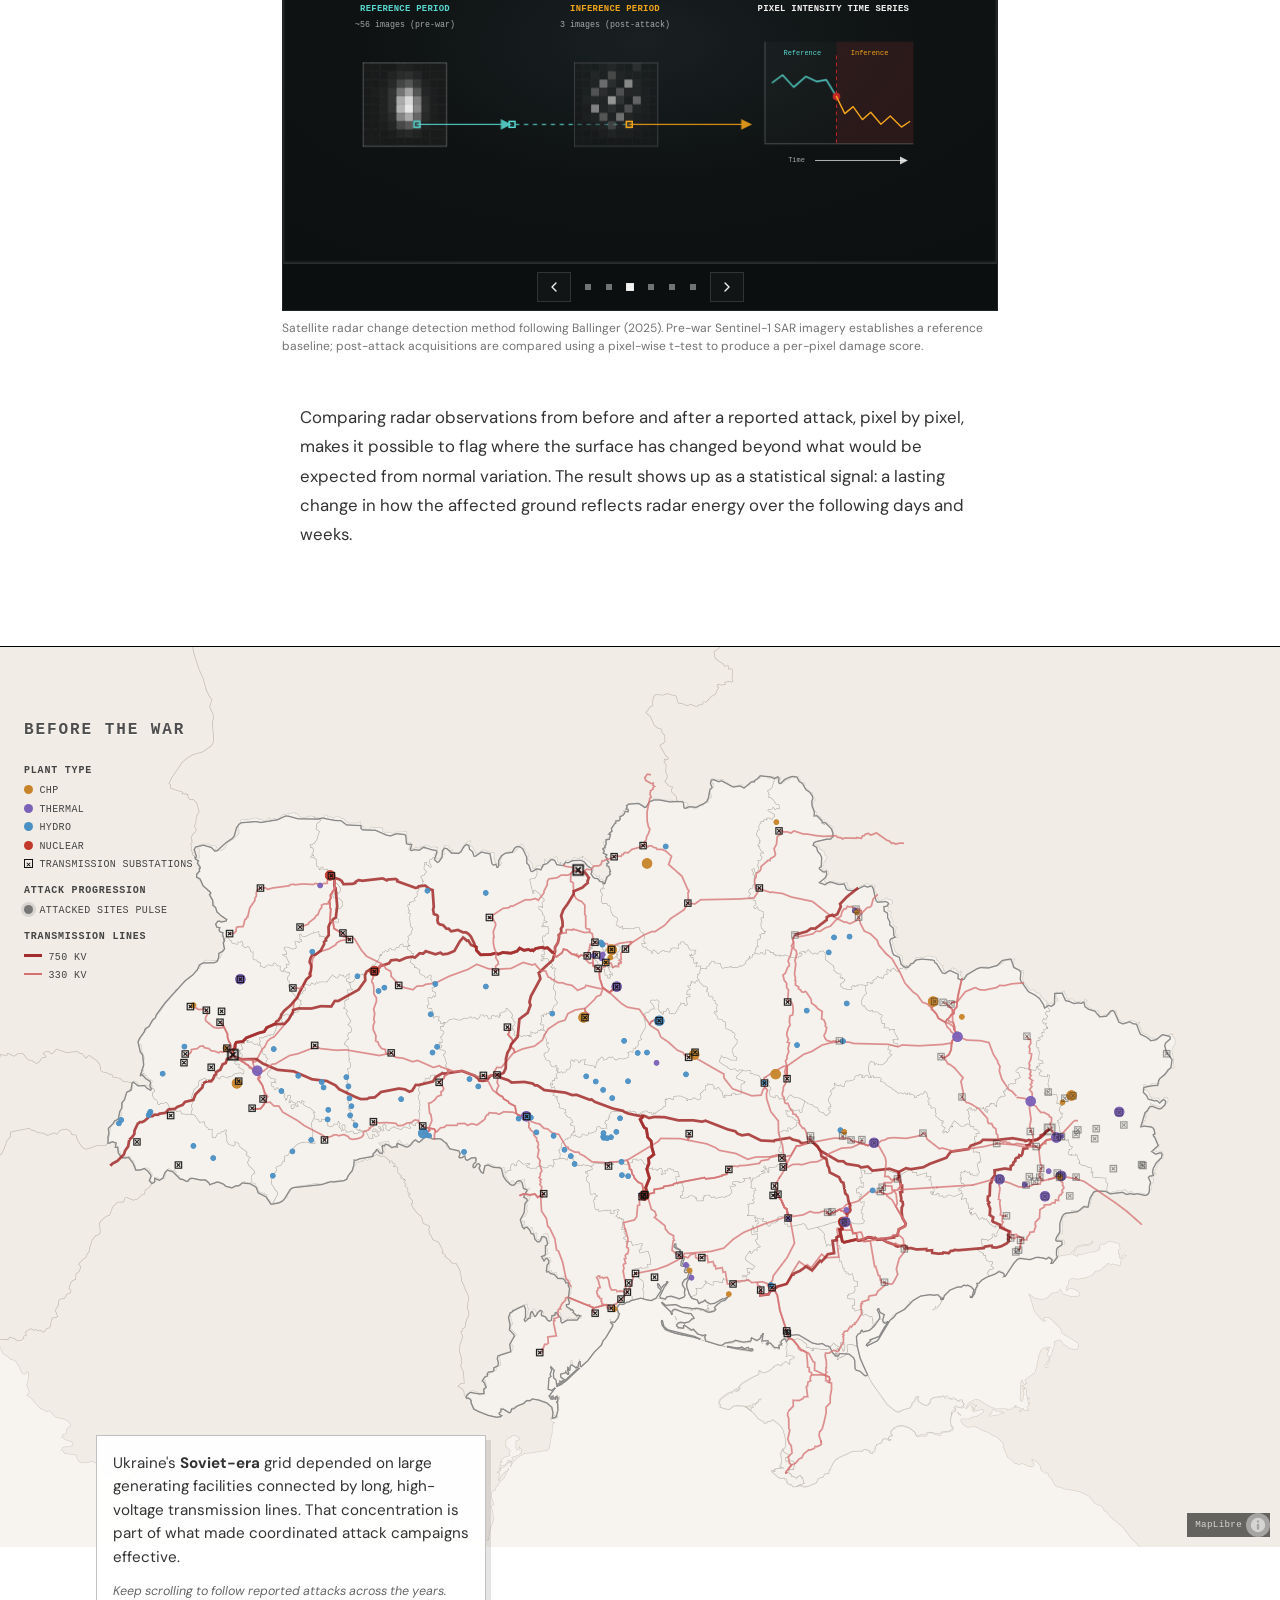
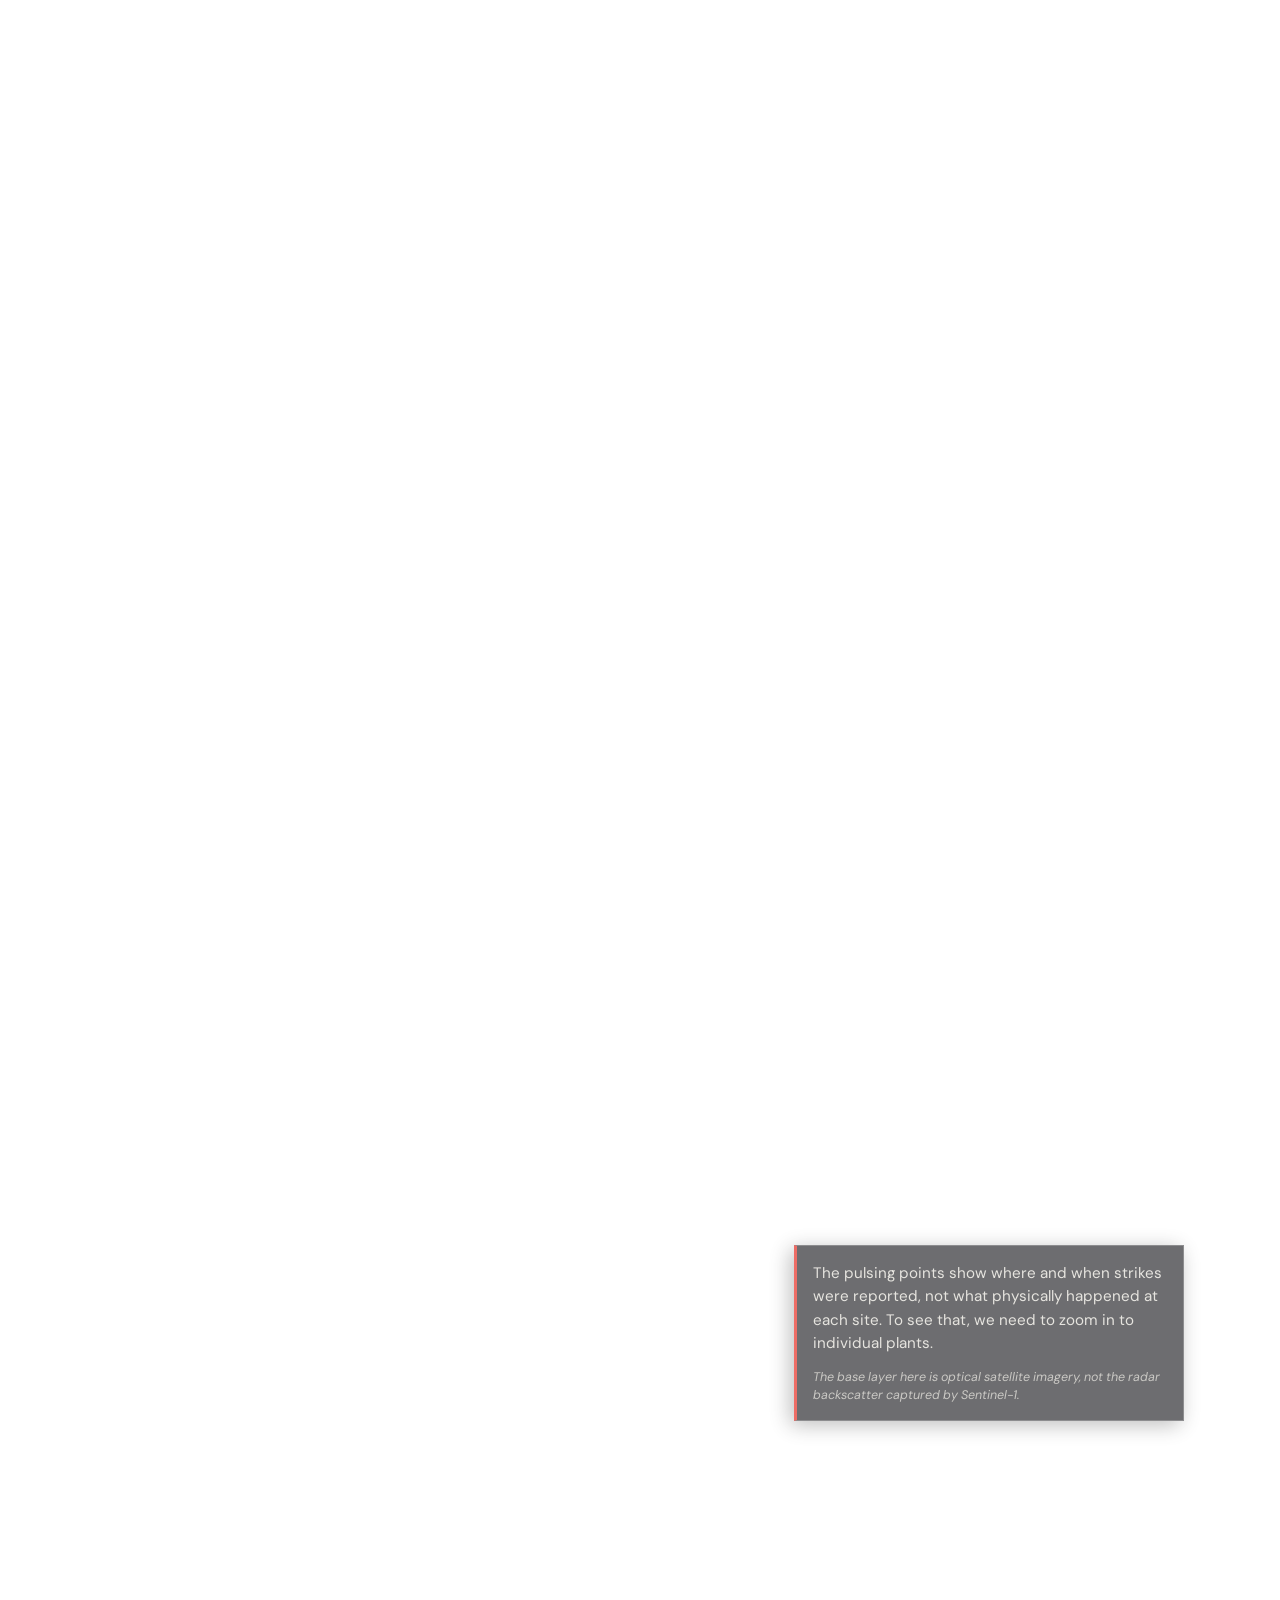
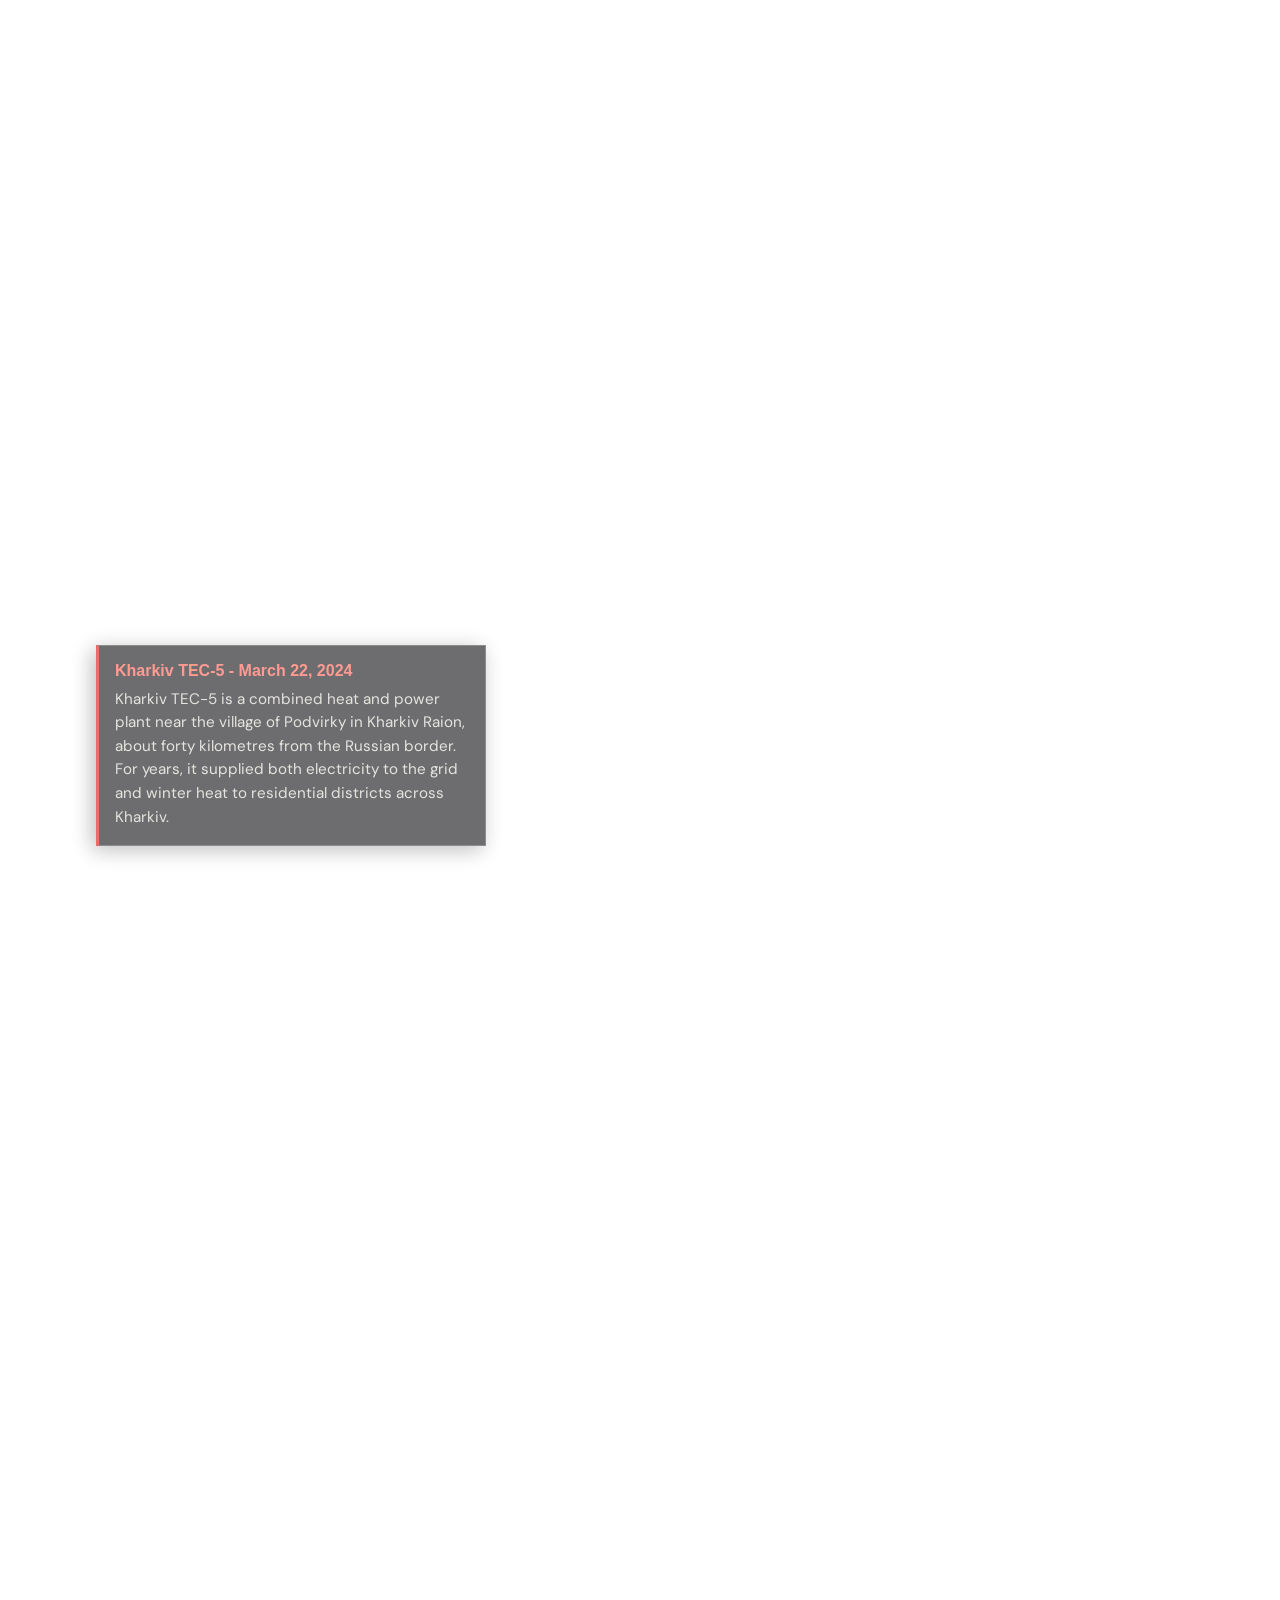
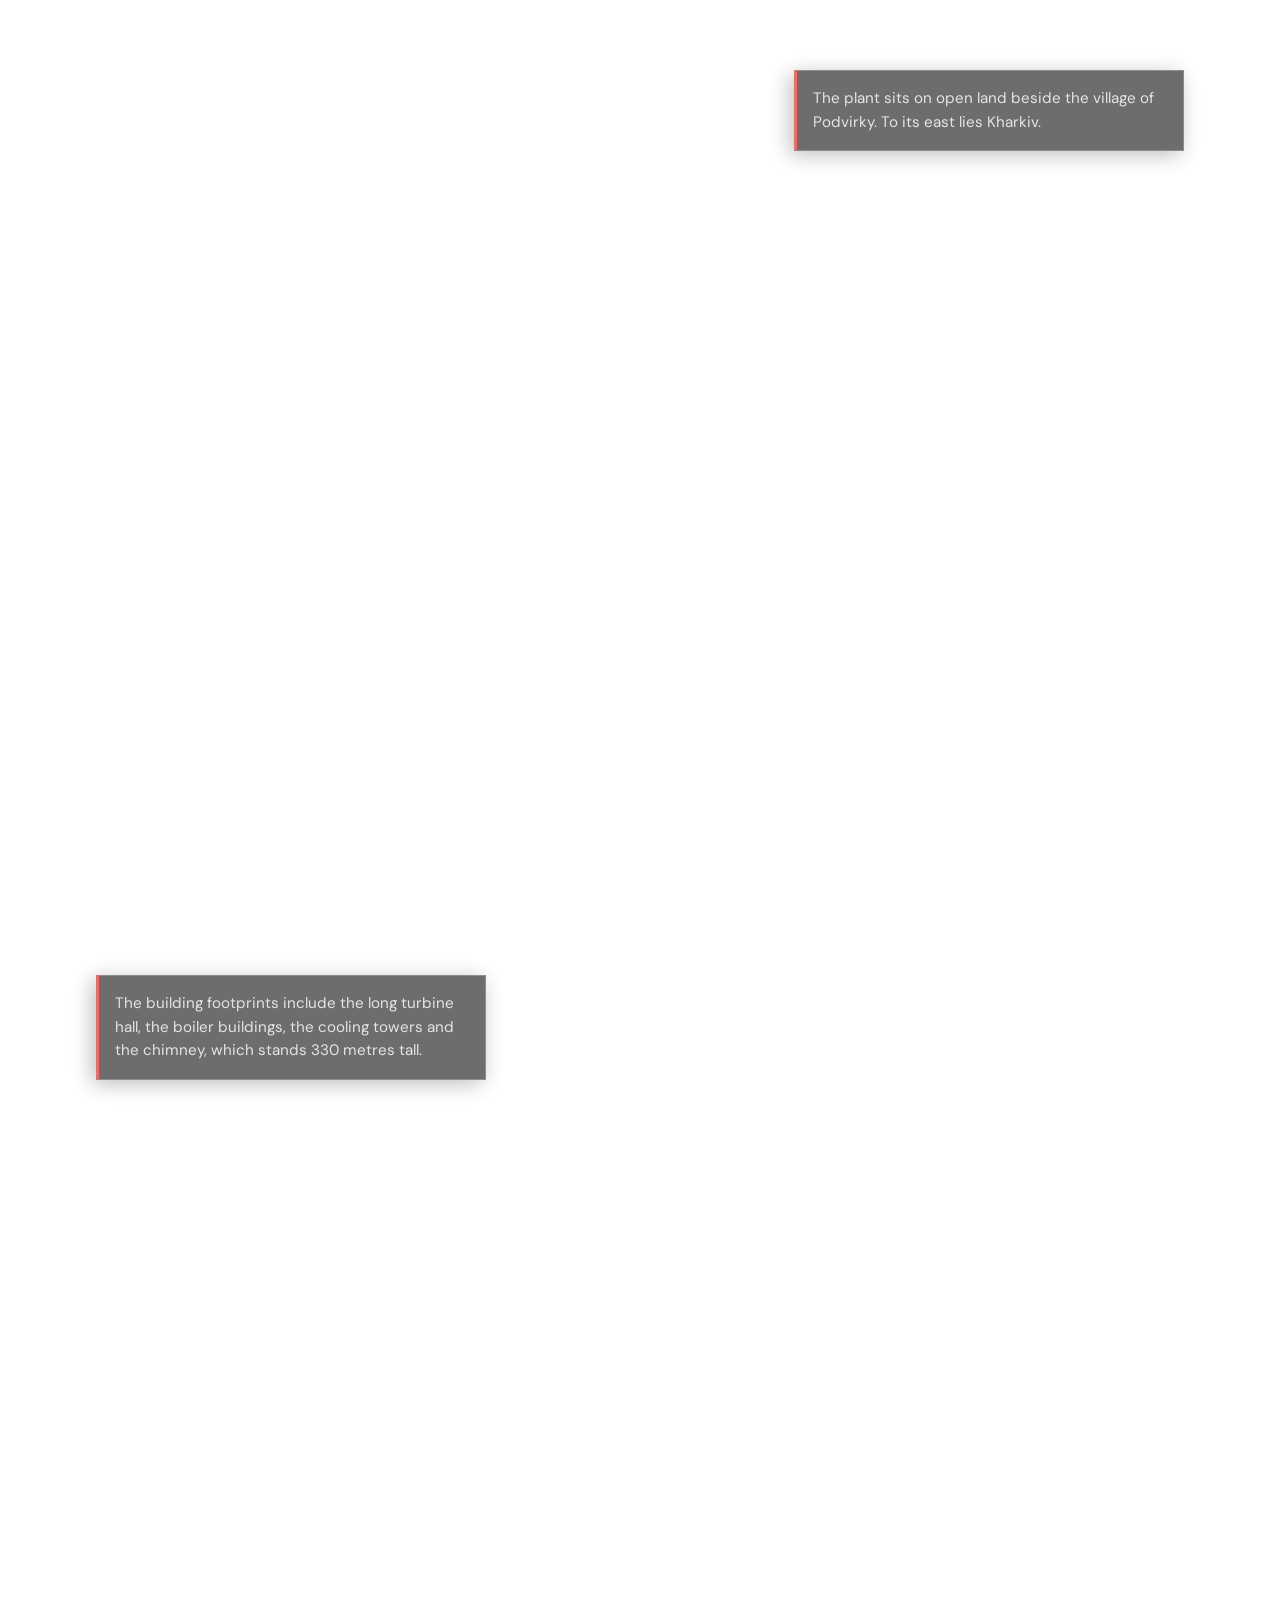
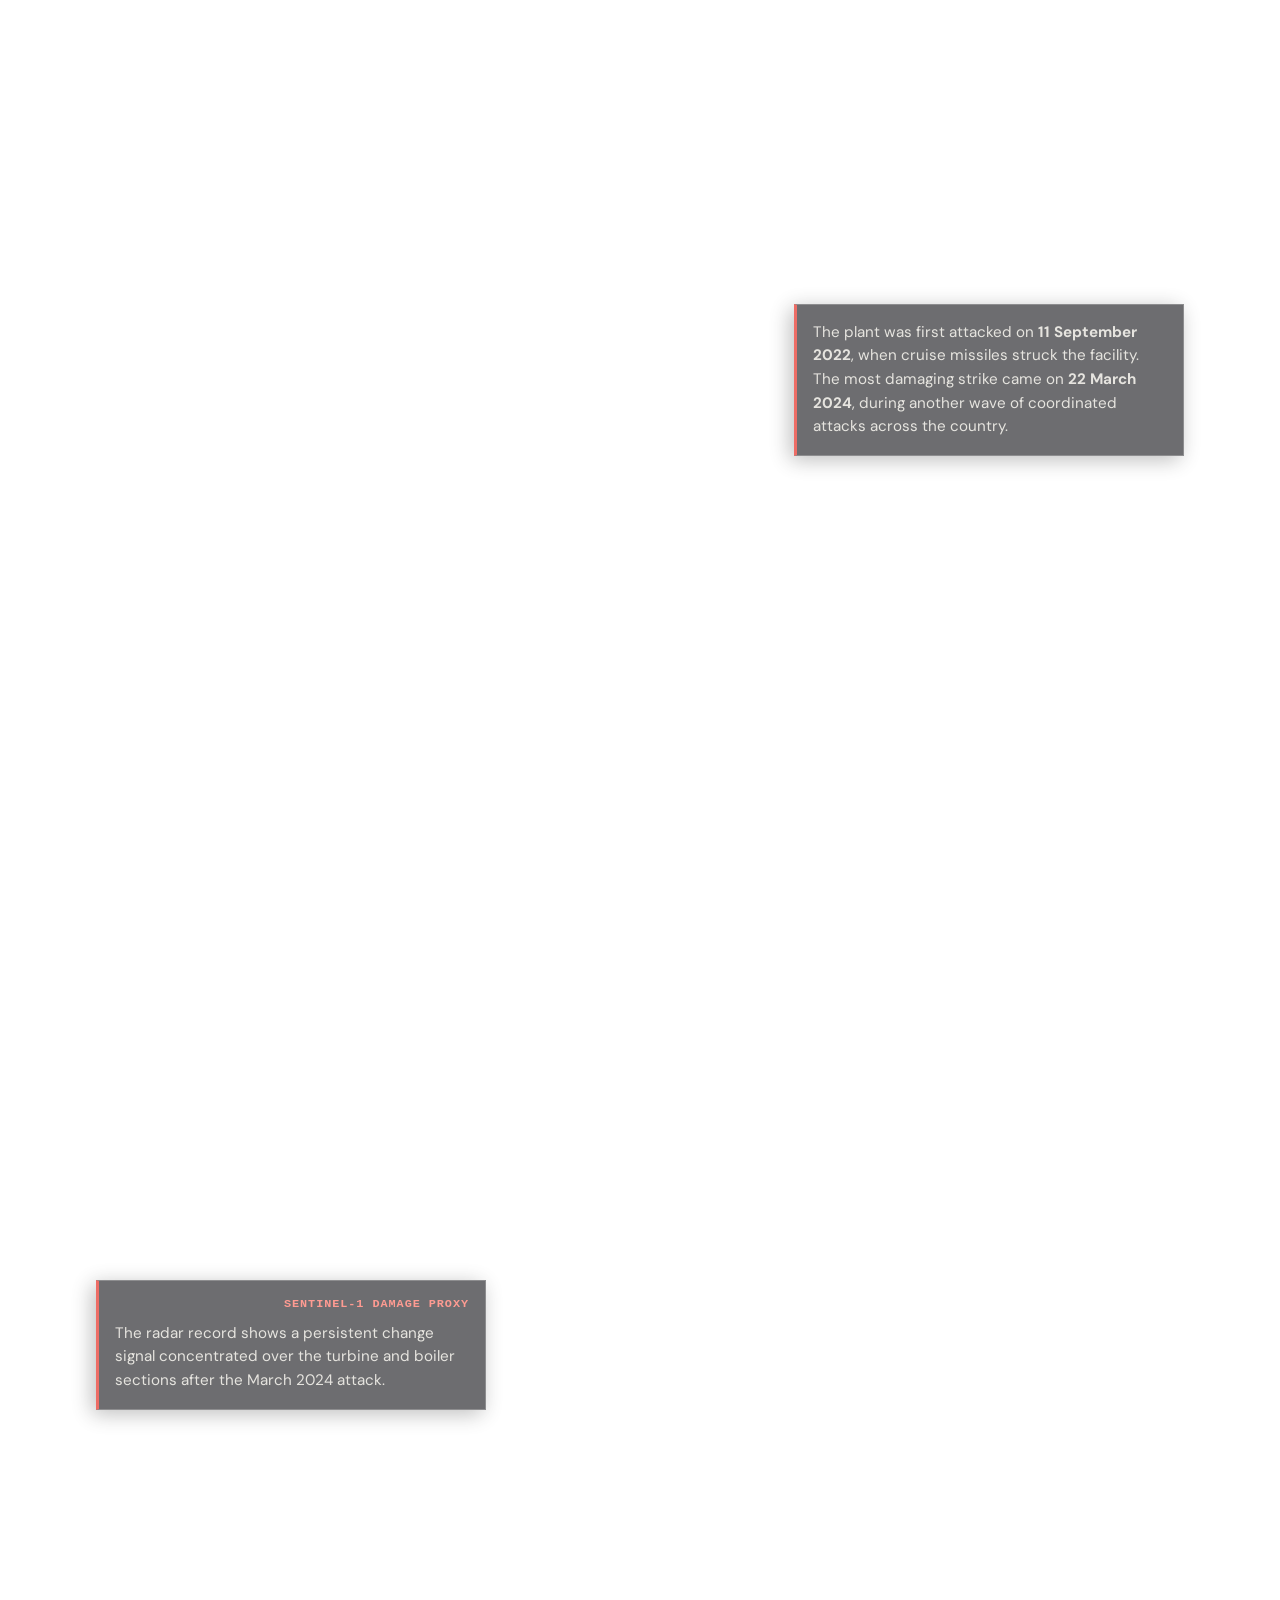
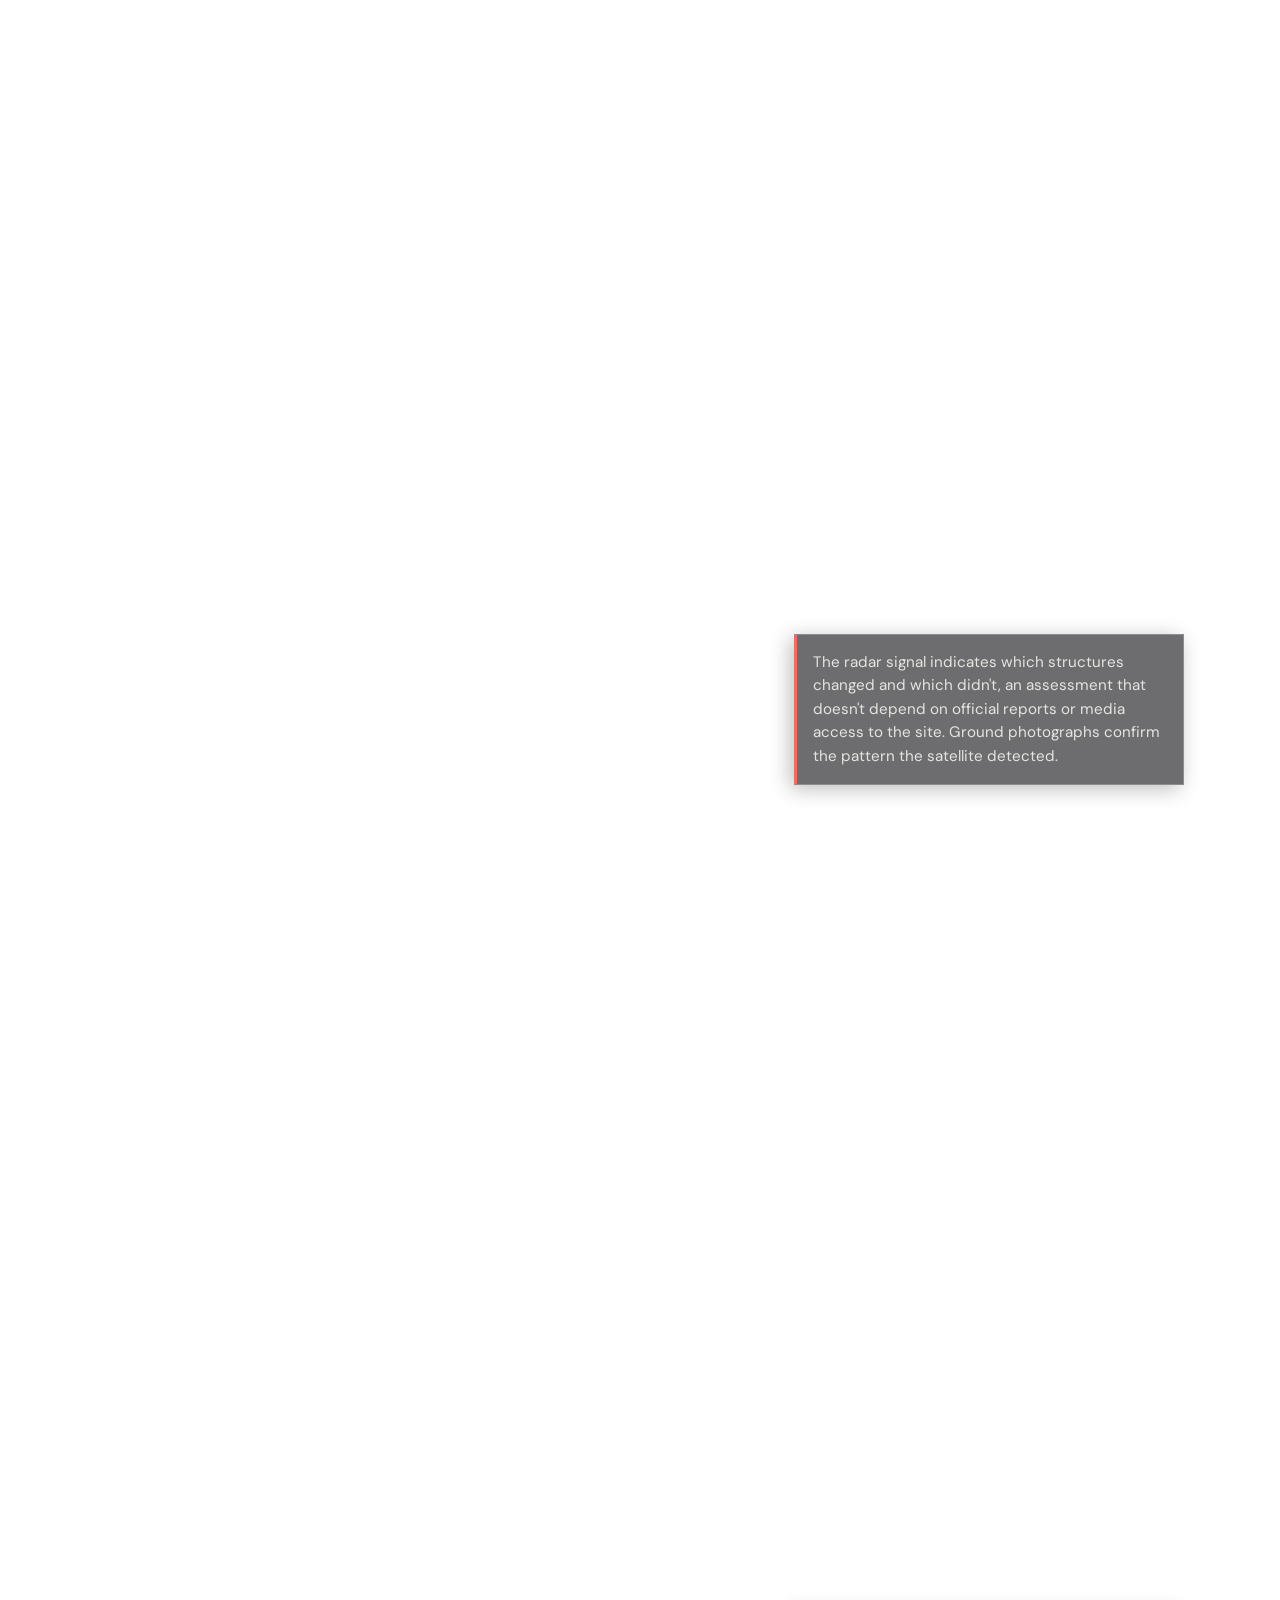
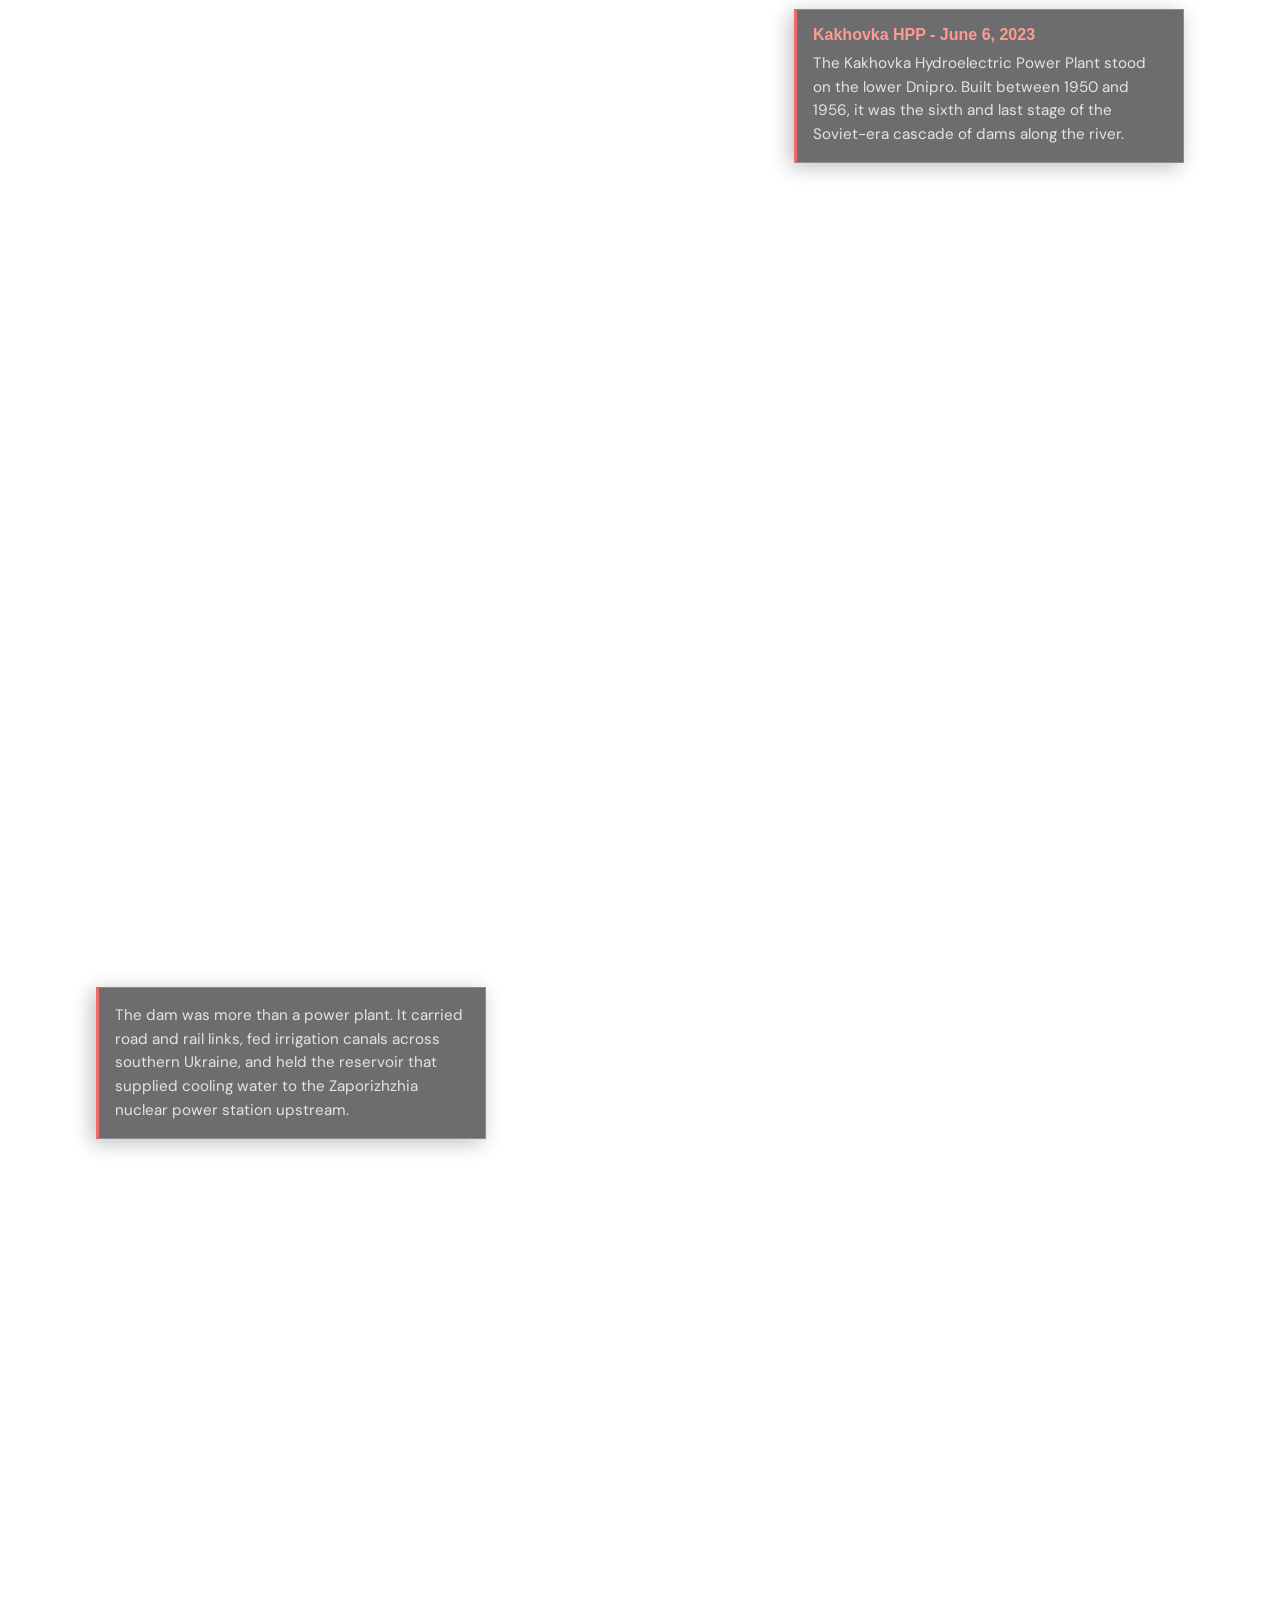
<file: final-project/index.html>
<!doctype html>
<html lang="en">

<head>
	<meta charset="utf-8" />
	<meta name="viewport" content="width=device-width, initial-scale=1.0" />
	<meta http-equiv="Content-Type" content="text/html; charset=utf-8" />
	<link href="../_app/immutable/entry/start.DcMFDmj_.js" rel="modulepreload">
		<link href="../_app/immutable/chunks/B4YZsDTt.js" rel="modulepreload">
		<link href="../_app/immutable/chunks/CHP6QNnq.js" rel="modulepreload">
		<link href="../_app/immutable/chunks/Bq2XiikM.js" rel="modulepreload">
		<link href="../_app/immutable/entry/app.BFAGeVlZ.js" rel="modulepreload">
		<link href="../_app/immutable/chunks/DsnmJJEf.js" rel="modulepreload">
		<link href="../_app/immutable/chunks/Der_WZSZ.js" rel="modulepreload">
		<link href="../_app/immutable/chunks/D3L2WBFU.js" rel="modulepreload">
		<link href="../_app/immutable/chunks/X7_sDlDF.js" rel="modulepreload">
		<link href="../_app/immutable/nodes/0.rZqz_8_a.js" rel="modulepreload">
		<link href="../_app/immutable/chunks/BQQtQwfS.js" rel="modulepreload">
		<link href="../_app/immutable/chunks/CmHue8bw.js" rel="modulepreload">
		<link href="../_app/immutable/nodes/6.CEj1_JKs.js" rel="modulepreload">
		<link href="../_app/immutable/chunks/s1LPJReg.js" rel="modulepreload">
		<link href="../_app/immutable/chunks/CoHgms8_.js" rel="modulepreload">
		<link href="../_app/immutable/chunks/COBjwPlm.js" rel="modulepreload">
		<link href="../_app/immutable/chunks/CV0FkzhI.js" rel="modulepreload">
		<!--12qhfyh--><script>
		var _paq = window._paq = window._paq || [];
		_paq.push(['trackPageView']);
		_paq.push(['enableLinkTracking']);
		(function() {
			var u="//mtm.bestviews.de/";
			_paq.push(['setTrackerUrl', u+'matomo.php']);
			_paq.push(['setSiteId', '13']);
			var d=document, g=d.createElement('script'), s=d.getElementsByTagName('script')[0];
			g.async=true; g.src=u+'matomo.js'; s.parentNode.insertBefore(g,s);
		})();
	</script><!----><!----><!--1tbx0lb--><meta name="description" content="How a Radar Satellite Tracks Russian Attacks on Ukraine's Power Grid."/><!----><title>The Quiet Record - data3er</title>
		<link href="../_app/immutable/assets/0.HpeL2Rbp.css" rel="stylesheet">
		<link href="../_app/immutable/assets/ArticleFooter.Bs04HTq3.css" rel="stylesheet">
		<link href="../_app/immutable/assets/6.CTr6r2km.css" rel="stylesheet">
	<link rel="preconnect" href="https://fonts.googleapis.com">
	<link rel="preconnect" href="https://fonts.gstatic.com" crossorigin>
	<link href="https://fonts.googleapis.com/css2?family=Playfair+Display:ital,wght@0,700;1,400&family=DM+Mono:wght@400;500&family=DM+Sans:wght@400;500&display=swap" rel="stylesheet">
	<script data-goatcounter="https://thepudding.goatcounter.com/count" async src="//gc.zgo.at/count.js"></script>
</head>

<body>
	<a href="#content" class="skip-to-main">Skip to main content</a>
	<div><!--[--><!--[0--><!--[--><!--[0--><nav class="svelte-1jnx671"><a class="wordmark svelte-1jnx671" href="/">data3er</a> <div class="nav-links svelte-1jnx671"><a href="/about" class="svelte-1jnx671">About</a></div></nav><!--]--> <main id="content"><!--[--><main class="article svelte-1tbx0lb"><header class="prose-block article-header svelte-1tbx0lb"><div class="article-meta svelte-1tbx0lb"><span class="tag svelte-1tbx0lb">Final Project</span> <span>·</span> <span>Elena Dreyer</span> <span>·</span> <span>May 20, 2026</span></div> <h1 class="svelte-1tbx0lb">The Quiet Record</h1> <p class="subtitle svelte-1tbx0lb">How a Radar Satellite Tracks Russian Attacks on Ukraine's Power Grid</p></header> <p class="deck svelte-1tbx0lb">A European radar satellite passes over Ukraine every twelve days, orbiting at an altitude
		of 693 kilometres. It doesn't take photographs and doesn't need daylight or clear skies.
		It sends out microwave pulses and records what bounces back. Since Russia's full-scale
		invasion began in February 2022, those signals have built a record of physical change
		at Ukraine's power plants, dams and substations, independent of who controls the ground
		or what gets reported.</p> <hr class="svelte-1tbx0lb"/> <section class="prose-block intro svelte-1tbx0lb"><p class="svelte-1tbx0lb">Russia's attacks on Ukraine's energy system are among the most widely covered
			aspects of the war. Since February 2022, drones and missiles have struck power
			plants, hydroelectric dams and transmission substations across the country, and
			each new wave tends to be reported the same way: a strike, blackouts, emergency
			repairs, another wave before winter.</p> <p class="svelte-1tbx0lb">Over time, that pattern can make the damage feel abstract. Reports establish
			when attacks happened, which regions lost power or heat, how many missiles
			were fired and how many were intercepted. What's harder to see is what was
			actually left on the ground. Which buildings were hit? Which sections of a
			plant were damaged, and which weren't? And how can that be assessed across
			hundreds of sites, many in active war zones or under occupation, where access
			is limited or impossible?</p> <p class="svelte-1tbx0lb">That is where satellite radar becomes useful. It produces a systematic record
			on a fixed schedule, regardless of access, official statements, or news cycles.</p></section> <section class="prose-block sar-section svelte-1tbx0lb"><h2 class="svelte-1tbx0lb">The radar record above the battlefield</h2> <p class="svelte-1tbx0lb">The Sentinel-1 mission, operated by the European Space Agency, follows a
			fixed orbit on a regular schedule. Rather than taking photographs, it
			transmits microwave pulses towards the Earth and records what scatters
			back. Intact buildings return a stable, predictable signal on each pass.
			Collapsed roofs, exposed rubble, twisted steel and standing water scatter
			that energy differently.</p> <p class="svelte-1tbx0lb">Because the satellite operates at microwave wavelengths, it sees through
			cloud and works equally well at night. It revisits the same point on Earth
			roughly every twelve days, in any weather. Over time, those repeat passes
			build a continuous and independent record of physical change on the ground.</p> <section class="explainer-block svelte-1tbx0lb" aria-label="Satellite damage detection explainer"><section class="sar-method svelte-1ftrmm7" aria-label="SAR damage inference method" style="--arrow-stroke:2px; --beam-stroke:2px; --return-stroke:3px; --arrow-opacity:0.82;"><div class="stage-wrap svelte-1ftrmm7"><svg class="stage svelte-1ftrmm7" viewBox="0 0 1200 600" aria-labelledby="sar-title sar-desc"><title id="sar-title" class="svelte-1ftrmm7">HOW THE SENTINEL-1 SATELLITE SEES</title><desc id="sar-desc" class="svelte-1ftrmm7">The satellite transmits microwave pulses and scans an intact building.</desc><defs class="svelte-1ftrmm7"><radialGradient id="sar-bg-glow" cx="50%" cy="38%" r="72%" class="svelte-1ftrmm7"><stop offset="0%" stop-color="#182123" stop-opacity="0.8" class="svelte-1ftrmm7"></stop><stop offset="54%" stop-color="#0b0f10" stop-opacity="0.55" class="svelte-1ftrmm7"></stop><stop offset="100%" stop-color="#080b0c" stop-opacity="1" class="svelte-1ftrmm7"></stop></radialGradient><linearGradient id="building-face" x1="0" x2="1" y1="0" y2="1" class="svelte-1ftrmm7"><stop offset="0%" stop-color="#d7d8d4" class="svelte-1ftrmm7"></stop><stop offset="100%" stop-color="#686b69" class="svelte-1ftrmm7"></stop></linearGradient><linearGradient id="building-side" x1="0" x2="1" y1="0" y2="1" class="svelte-1ftrmm7"><stop offset="0%" stop-color="#9ea19e" class="svelte-1ftrmm7"></stop><stop offset="100%" stop-color="#4d514f" class="svelte-1ftrmm7"></stop></linearGradient><linearGradient id="legend-gradient" x1="0" x2="0" y1="0" y2="1" class="svelte-1ftrmm7"><stop offset="0%" stop-color="#3b0b0f" class="svelte-1ftrmm7"></stop><stop offset="24%" stop-color="#9f1d20" class="svelte-1ftrmm7"></stop><stop offset="52%" stop-color="#e4572e" class="svelte-1ftrmm7"></stop><stop offset="76%" stop-color="#f6b13d" class="svelte-1ftrmm7"></stop><stop offset="100%" stop-color="#fff2a8" class="svelte-1ftrmm7"></stop></linearGradient><clipPath id="chart-clip" class="svelte-1ftrmm7"><rect x="0" y="0" width="320" height="220" class="svelte-1ftrmm7"></rect></clipPath><filter id="cyan-glow" x="-40%" y="-40%" width="180%" height="180%" class="svelte-1ftrmm7"><feGaussianBlur stdDeviation="3" result="blur" class="svelte-1ftrmm7"></feGaussianBlur><feMerge class="svelte-1ftrmm7"><feMergeNode in="blur" class="svelte-1ftrmm7"></feMergeNode><feMergeNode in="SourceGraphic" class="svelte-1ftrmm7"></feMergeNode></feMerge></filter><filter id="orange-glow" x="-40%" y="-40%" width="180%" height="180%" class="svelte-1ftrmm7"><feGaussianBlur stdDeviation="4" result="blur" class="svelte-1ftrmm7"></feGaussianBlur><feMerge class="svelte-1ftrmm7"><feMergeNode in="blur" class="svelte-1ftrmm7"></feMergeNode><feMergeNode in="SourceGraphic" class="svelte-1ftrmm7"></feMergeNode></feMerge></filter><marker id="arrow-cyan" markerWidth="9" markerHeight="9" refX="7" refY="4.5" orient="auto" class="svelte-1ftrmm7"><path d="M0,0 L9,4.5 L0,9 Z" fill="#58d8cf" class="svelte-1ftrmm7"></path></marker><marker id="arrow-return" markerWidth="7" markerHeight="7" refX="5.5" refY="3.5" orient="auto" class="svelte-1ftrmm7"><path d="M0,0 L7,3.5 L0,7 Z" fill="#aaf8f2" class="svelte-1ftrmm7"></path></marker><marker id="arrow-orange" markerWidth="9" markerHeight="9" refX="7" refY="4.5" orient="auto" class="svelte-1ftrmm7"><path d="M0,0 L9,4.5 L0,9 Z" fill="#f3a51b" class="svelte-1ftrmm7"></path></marker><marker id="arrow-white" markerWidth="9" markerHeight="9" refX="7" refY="4.5" orient="auto" class="svelte-1ftrmm7"><path d="M0,0 L9,4.5 L0,9 Z" fill="#f2f2f0" opacity="0.85" class="svelte-1ftrmm7"></path></marker></defs><rect width="1200" height="600" fill="#080b0c" class="svelte-1ftrmm7"></rect><rect width="1200" height="600" fill="url(#sar-bg-glow)" class="svelte-1ftrmm7"></rect><path class="grain svelte-1ftrmm7" d="M0 95C145 60 205 110 342 80S585 12 739 58s263 18 461-32v654H0Z"></path><rect x="1.5" y="1.5" width="1197" height="597" fill="none" stroke="rgba(255,255,255,0.16)" stroke-width="1.5" class="svelte-1ftrmm7"></rect><g class="header svelte-1ftrmm7"><rect x="34" y="34" width="42" height="42" rx="6" class="svelte-1ftrmm7"></rect><text x="55" y="61" text-anchor="middle" class="svelte-1ftrmm7">1</text><text class="slide-title svelte-1ftrmm7" x="105" y="58">HOW THE SENTINEL-1 SATELLITE SEES</text><foreignObject x="105" y="72" width="700" height="70" class="svelte-1ftrmm7"><p xmlns="http://www.w3.org/1999/xhtml" class="svelte-1ftrmm7">The satellite transmits microwave pulses and scans an intact building.</p></foreignObject></g><!----><g class="slide-layer svelte-1ftrmm7"><!--[0--><g class="acquisition-layer svelte-1ftrmm7"><g transform="translate(170 156)" class="svelte-1ftrmm7"><g class="satellite svelte-1ftrmm7" aria-hidden="true"><rect x="28" y="10" width="42" height="42" rx="5" class="svelte-1ftrmm7"></rect><rect x="-28" y="22" width="42" height="18" class="svelte-1ftrmm7"></rect><rect x="84" y="22" width="42" height="18" class="svelte-1ftrmm7"></rect><line x1="14" x2="28" y1="31" y2="31" class="svelte-1ftrmm7"></line><line x1="70" x2="84" y1="31" y2="31" class="svelte-1ftrmm7"></line><path d="M36 46 L24 60 M58 46 L72 60" class="svelte-1ftrmm7"></path></g><!----></g><g class="beam beam-one svelte-1ftrmm7"><path class="transmit-cone svelte-1ftrmm7" d="M 205 208 L 236 419 L 304 419 L 233 208 Z"></path><path class="transmit-beam svelte-1ftrmm7" d="M205 208 L246 419"></path><path class="transmit-beam svelte-1ftrmm7" d="M231 208 L292 419"></path><path class="return-beam svelte-1ftrmm7" d="M270 419 L213 194" marker-end="url(#arrow-return)"></path></g><g transform="translate(196 395)" class="svelte-1ftrmm7"><g class="building svelte-1ftrmm7" aria-hidden="true"><polygon class="roof svelte-1ftrmm7" points="0,20 88,8 150,24 58,38"></polygon><polygon class="front svelte-1ftrmm7" points="0,20 58,38 58,104 0,92"></polygon><polygon class="side svelte-1ftrmm7" points="58,38 150,24 150,88 58,104"></polygon><rect x="16" y="42" width="15" height="15" class="svelte-1ftrmm7"></rect><rect x="48" y="48" width="15" height="15" class="svelte-1ftrmm7"></rect><rect x="88" y="44" width="16" height="16" class="svelte-1ftrmm7"></rect><rect x="120" y="40" width="16" height="16" class="svelte-1ftrmm7"></rect><path class="door svelte-1ftrmm7" d="M25 92 V68 H47 V96"></path></g><!----></g><path class="flow-arrow svelte-1ftrmm7" d="M436 419.2 L620 419.2" marker-end="url(#arrow-white)"></path><g transform="translate(650 340) scale(0.88)" class="svelte-1ftrmm7"><g class="grid-block svelte-1ftrmm7"><!--[0--><text class="section-label svelte-1ftrmm7" x="0" y="-20">SAR backscatter image</text><!--]--><rect class="grid-bg svelte-1ftrmm7" x="0" y="0" width="180" height="180"></rect><!--[--><rect class="grid-cell svelte-1ftrmm7" x="0" y="0" width="17" height="17" fill="rgb(23, 23, 23)" opacity="0.30160000000000003" style="--i: 0;"></rect><rect class="grid-cell svelte-1ftrmm7" x="18" y="0" width="17" height="17" fill="rgb(27, 27, 27)" opacity="0.316" style="--i: 1;"></rect><rect class="grid-cell svelte-1ftrmm7" x="36" y="0" width="17" height="17" fill="rgb(25, 25, 25)" opacity="0.3088" style="--i: 2;"></rect><rect class="grid-cell svelte-1ftrmm7" x="54" y="0" width="17" height="17" fill="rgb(25, 25, 25)" opacity="0.3088" style="--i: 3;"></rect><rect class="grid-cell svelte-1ftrmm7" x="72" y="0" width="17" height="17" fill="rgb(34, 34, 34)" opacity="0.3376" style="--i: 4;"></rect><rect class="grid-cell svelte-1ftrmm7" x="90" y="0" width="17" height="17" fill="rgb(31, 31, 31)" opacity="0.3304" style="--i: 5;"></rect><rect class="grid-cell svelte-1ftrmm7" x="108" y="0" width="17" height="17" fill="rgb(27, 27, 27)" opacity="0.316" style="--i: 6;"></rect><rect class="grid-cell svelte-1ftrmm7" x="126" y="0" width="17" height="17" fill="rgb(23, 23, 23)" opacity="0.30160000000000003" style="--i: 7;"></rect><rect class="grid-cell svelte-1ftrmm7" x="144" y="0" width="17" height="17" fill="rgb(25, 25, 25)" opacity="0.3088" style="--i: 8;"></rect><rect class="grid-cell svelte-1ftrmm7" x="162" y="0" width="17" height="17" fill="rgb(23, 23, 23)" opacity="0.30160000000000003" style="--i: 9;"></rect><rect class="grid-cell svelte-1ftrmm7" x="0" y="18" width="17" height="17" fill="rgb(25, 25, 25)" opacity="0.3088" style="--i: 10;"></rect><rect class="grid-cell svelte-1ftrmm7" x="18" y="18" width="17" height="17" fill="rgb(27, 27, 27)" opacity="0.316" style="--i: 11;"></rect><rect class="grid-cell svelte-1ftrmm7" x="36" y="18" width="17" height="17" fill="rgb(27, 27, 27)" opacity="0.316" style="--i: 12;"></rect><rect class="grid-cell svelte-1ftrmm7" x="54" y="18" width="17" height="17" fill="rgb(36, 36, 36)" opacity="0.3448" style="--i: 13;"></rect><rect class="grid-cell svelte-1ftrmm7" x="72" y="18" width="17" height="17" fill="rgb(47, 47, 47)" opacity="0.3808" style="--i: 14;"></rect><rect class="grid-cell svelte-1ftrmm7" x="90" y="18" width="17" height="17" fill="rgb(51, 51, 51)" opacity="0.3952" style="--i: 15;"></rect><rect class="grid-cell svelte-1ftrmm7" x="108" y="18" width="17" height="17" fill="rgb(40, 40, 40)" opacity="0.3592" style="--i: 16;"></rect><rect class="grid-cell svelte-1ftrmm7" x="126" y="18" width="17" height="17" fill="rgb(27, 27, 27)" opacity="0.316" style="--i: 17;"></rect><rect class="grid-cell svelte-1ftrmm7" x="144" y="18" width="17" height="17" fill="rgb(27, 27, 27)" opacity="0.316" style="--i: 18;"></rect><rect class="grid-cell svelte-1ftrmm7" x="162" y="18" width="17" height="17" fill="rgb(25, 25, 25)" opacity="0.3088" style="--i: 19;"></rect><rect class="grid-cell svelte-1ftrmm7" x="0" y="36" width="17" height="17" fill="rgb(27, 27, 27)" opacity="0.316" style="--i: 20;"></rect><rect class="grid-cell svelte-1ftrmm7" x="18" y="36" width="17" height="17" fill="rgb(25, 25, 25)" opacity="0.3088" style="--i: 21;"></rect><rect class="grid-cell svelte-1ftrmm7" x="36" y="36" width="17" height="17" fill="rgb(29, 29, 29)" opacity="0.32320000000000004" style="--i: 22;"></rect><rect class="grid-cell svelte-1ftrmm7" x="54" y="36" width="17" height="17" fill="rgb(42, 42, 42)" opacity="0.3664" style="--i: 23;"></rect><rect class="grid-cell svelte-1ftrmm7" x="72" y="36" width="17" height="17" fill="rgb(73, 73, 73)" opacity="0.46720000000000006" style="--i: 24;"></rect><rect class="grid-cell svelte-1ftrmm7" x="90" y="36" width="17" height="17" fill="rgb(91, 91, 91)" opacity="0.5248" style="--i: 25;"></rect><rect class="grid-cell svelte-1ftrmm7" x="108" y="36" width="17" height="17" fill="rgb(60, 60, 60)" opacity="0.42400000000000004" style="--i: 26;"></rect><rect class="grid-cell svelte-1ftrmm7" x="126" y="36" width="17" height="17" fill="rgb(34, 34, 34)" opacity="0.3376" style="--i: 27;"></rect><rect class="grid-cell svelte-1ftrmm7" x="144" y="36" width="17" height="17" fill="rgb(27, 27, 27)" opacity="0.316" style="--i: 28;"></rect><rect class="grid-cell svelte-1ftrmm7" x="162" y="36" width="17" height="17" fill="rgb(25, 25, 25)" opacity="0.3088" style="--i: 29;"></rect><rect class="grid-cell svelte-1ftrmm7" x="0" y="54" width="17" height="17" fill="rgb(25, 25, 25)" opacity="0.3088" style="--i: 30;"></rect><rect class="grid-cell svelte-1ftrmm7" x="18" y="54" width="17" height="17" fill="rgb(29, 29, 29)" opacity="0.32320000000000004" style="--i: 31;"></rect><rect class="grid-cell svelte-1ftrmm7" x="36" y="54" width="17" height="17" fill="rgb(34, 34, 34)" opacity="0.3376" style="--i: 32;"></rect><rect class="grid-cell svelte-1ftrmm7" x="54" y="54" width="17" height="17" fill="rgb(56, 56, 56)" opacity="0.4096" style="--i: 33;"></rect><rect class="grid-cell svelte-1ftrmm7" x="72" y="54" width="17" height="17" fill="rgb(122, 122, 122)" opacity="0.6255999999999999" style="--i: 34;"></rect><rect class="grid-cell svelte-1ftrmm7" x="90" y="54" width="17" height="17" fill="rgb(166, 166, 166)" opacity="0.7696000000000001" style="--i: 35;"></rect><rect class="grid-cell svelte-1ftrmm7" x="108" y="54" width="17" height="17" fill="rgb(91, 91, 91)" opacity="0.5248" style="--i: 36;"></rect><rect class="grid-cell svelte-1ftrmm7" x="126" y="54" width="17" height="17" fill="rgb(40, 40, 40)" opacity="0.3592" style="--i: 37;"></rect><rect class="grid-cell svelte-1ftrmm7" x="144" y="54" width="17" height="17" fill="rgb(29, 29, 29)" opacity="0.32320000000000004" style="--i: 38;"></rect><rect class="grid-cell svelte-1ftrmm7" x="162" y="54" width="17" height="17" fill="rgb(25, 25, 25)" opacity="0.3088" style="--i: 39;"></rect><rect class="grid-cell svelte-1ftrmm7" x="0" y="72" width="17" height="17" fill="rgb(25, 25, 25)" opacity="0.3088" style="--i: 40;"></rect><rect class="grid-cell svelte-1ftrmm7" x="18" y="72" width="17" height="17" fill="rgb(27, 27, 27)" opacity="0.316" style="--i: 41;"></rect><rect class="grid-cell svelte-1ftrmm7" x="36" y="72" width="17" height="17" fill="rgb(34, 34, 34)" opacity="0.3376" style="--i: 42;"></rect><rect class="grid-cell svelte-1ftrmm7" x="54" y="72" width="17" height="17" fill="rgb(56, 56, 56)" opacity="0.4096" style="--i: 43;"></rect><rect class="grid-cell svelte-1ftrmm7" x="72" y="72" width="17" height="17" fill="rgb(174, 174, 174)" opacity="0.7984" style="--i: 44;"></rect><rect class="grid-cell svelte-1ftrmm7" x="90" y="72" width="17" height="17" fill="rgb(218, 218, 218)" opacity="0.9424" style="--i: 45;"></rect><rect class="grid-cell svelte-1ftrmm7" x="108" y="72" width="17" height="17" fill="rgb(130, 130, 130)" opacity="0.6544000000000001" style="--i: 46;"></rect><rect class="grid-cell svelte-1ftrmm7" x="126" y="72" width="17" height="17" fill="rgb(47, 47, 47)" opacity="0.3808" style="--i: 47;"></rect><rect class="grid-cell svelte-1ftrmm7" x="144" y="72" width="17" height="17" fill="rgb(29, 29, 29)" opacity="0.32320000000000004" style="--i: 48;"></rect><rect class="grid-cell svelte-1ftrmm7" x="162" y="72" width="17" height="17" fill="rgb(25, 25, 25)" opacity="0.3088" style="--i: 49;"></rect><rect class="grid-cell svelte-1ftrmm7" x="0" y="90" width="17" height="17" fill="rgb(25, 25, 25)" opacity="0.3088" style="--i: 50;"></rect><rect class="grid-cell svelte-1ftrmm7" x="18" y="90" width="17" height="17" fill="rgb(27, 27, 27)" opacity="0.316" style="--i: 51;"></rect><rect class="grid-cell svelte-1ftrmm7" x="36" y="90" width="17" height="17" fill="rgb(34, 34, 34)" opacity="0.3376" style="--i: 52;"></rect><rect class="grid-cell svelte-1ftrmm7" x="54" y="90" width="17" height="17" fill="rgb(56, 56, 56)" opacity="0.4096" style="--i: 53;"></rect><rect class="grid-cell svelte-1ftrmm7" x="72" y="90" width="17" height="17" fill="rgb(183, 183, 183)" opacity="0.8272" style="--i: 54;"></rect><rect class="grid-cell svelte-1ftrmm7" x="90" y="90" width="17" height="17" fill="rgb(232, 232, 232)" opacity="0.9856" style="--i: 55;"></rect><rect class="grid-cell svelte-1ftrmm7" x="108" y="90" width="17" height="17" fill="rgb(139, 139, 139)" opacity="0.6832" style="--i: 56;"></rect><rect class="grid-cell svelte-1ftrmm7" x="126" y="90" width="17" height="17" fill="rgb(49, 49, 49)" opacity="0.388" style="--i: 57;"></rect><rect class="grid-cell svelte-1ftrmm7" x="144" y="90" width="17" height="17" fill="rgb(29, 29, 29)" opacity="0.32320000000000004" style="--i: 58;"></rect><rect class="grid-cell svelte-1ftrmm7" x="162" y="90" width="17" height="17" fill="rgb(25, 25, 25)" opacity="0.3088" style="--i: 59;"></rect><rect class="grid-cell svelte-1ftrmm7" x="0" y="108" width="17" height="17" fill="rgb(25, 25, 25)" opacity="0.3088" style="--i: 60;"></rect><rect class="grid-cell svelte-1ftrmm7" x="18" y="108" width="17" height="17" fill="rgb(27, 27, 27)" opacity="0.316" style="--i: 61;"></rect><rect class="grid-cell svelte-1ftrmm7" x="36" y="108" width="17" height="17" fill="rgb(31, 31, 31)" opacity="0.3304" style="--i: 62;"></rect><rect class="grid-cell svelte-1ftrmm7" x="54" y="108" width="17" height="17" fill="rgb(47, 47, 47)" opacity="0.3808" style="--i: 63;"></rect><rect class="grid-cell svelte-1ftrmm7" x="72" y="108" width="17" height="17" fill="rgb(137, 137, 137)" opacity="0.676" style="--i: 64;"></rect><rect class="grid-cell svelte-1ftrmm7" x="90" y="108" width="17" height="17" fill="rgb(174, 174, 174)" opacity="0.7984" style="--i: 65;"></rect><rect class="grid-cell svelte-1ftrmm7" x="108" y="108" width="17" height="17" fill="rgb(108, 108, 108)" opacity="0.5824" style="--i: 66;"></rect><rect class="grid-cell svelte-1ftrmm7" x="126" y="108" width="17" height="17" fill="rgb(42, 42, 42)" opacity="0.3664" style="--i: 67;"></rect><rect class="grid-cell svelte-1ftrmm7" x="144" y="108" width="17" height="17" fill="rgb(29, 29, 29)" opacity="0.32320000000000004" style="--i: 68;"></rect><rect class="grid-cell svelte-1ftrmm7" x="162" y="108" width="17" height="17" fill="rgb(25, 25, 25)" opacity="0.3088" style="--i: 69;"></rect><rect class="grid-cell svelte-1ftrmm7" x="0" y="126" width="17" height="17" fill="rgb(25, 25, 25)" opacity="0.3088" style="--i: 70;"></rect><rect class="grid-cell svelte-1ftrmm7" x="18" y="126" width="17" height="17" fill="rgb(25, 25, 25)" opacity="0.3088" style="--i: 71;"></rect><rect class="grid-cell svelte-1ftrmm7" x="36" y="126" width="17" height="17" fill="rgb(29, 29, 29)" opacity="0.32320000000000004" style="--i: 72;"></rect><rect class="grid-cell svelte-1ftrmm7" x="54" y="126" width="17" height="17" fill="rgb(38, 38, 38)" opacity="0.35200000000000004" style="--i: 73;"></rect><rect class="grid-cell svelte-1ftrmm7" x="72" y="126" width="17" height="17" fill="rgb(78, 78, 78)" opacity="0.48160000000000003" style="--i: 74;"></rect><rect class="grid-cell svelte-1ftrmm7" x="90" y="126" width="17" height="17" fill="rgb(95, 95, 95)" opacity="0.5392" style="--i: 75;"></rect><rect class="grid-cell svelte-1ftrmm7" x="108" y="126" width="17" height="17" fill="rgb(64, 64, 64)" opacity="0.4384" style="--i: 76;"></rect><rect class="grid-cell svelte-1ftrmm7" x="126" y="126" width="17" height="17" fill="rgb(34, 34, 34)" opacity="0.3376" style="--i: 77;"></rect><rect class="grid-cell svelte-1ftrmm7" x="144" y="126" width="17" height="17" fill="rgb(27, 27, 27)" opacity="0.316" style="--i: 78;"></rect><rect class="grid-cell svelte-1ftrmm7" x="162" y="126" width="17" height="17" fill="rgb(25, 25, 25)" opacity="0.3088" style="--i: 79;"></rect><rect class="grid-cell svelte-1ftrmm7" x="0" y="144" width="17" height="17" fill="rgb(23, 23, 23)" opacity="0.30160000000000003" style="--i: 80;"></rect><rect class="grid-cell svelte-1ftrmm7" x="18" y="144" width="17" height="17" fill="rgb(25, 25, 25)" opacity="0.3088" style="--i: 81;"></rect><rect class="grid-cell svelte-1ftrmm7" x="36" y="144" width="17" height="17" fill="rgb(25, 25, 25)" opacity="0.3088" style="--i: 82;"></rect><rect class="grid-cell svelte-1ftrmm7" x="54" y="144" width="17" height="17" fill="rgb(29, 29, 29)" opacity="0.32320000000000004" style="--i: 83;"></rect><rect class="grid-cell svelte-1ftrmm7" x="72" y="144" width="17" height="17" fill="rgb(38, 38, 38)" opacity="0.35200000000000004" style="--i: 84;"></rect><rect class="grid-cell svelte-1ftrmm7" x="90" y="144" width="17" height="17" fill="rgb(42, 42, 42)" opacity="0.3664" style="--i: 85;"></rect><rect class="grid-cell svelte-1ftrmm7" x="108" y="144" width="17" height="17" fill="rgb(36, 36, 36)" opacity="0.3448" style="--i: 86;"></rect><rect class="grid-cell svelte-1ftrmm7" x="126" y="144" width="17" height="17" fill="rgb(27, 27, 27)" opacity="0.316" style="--i: 87;"></rect><rect class="grid-cell svelte-1ftrmm7" x="144" y="144" width="17" height="17" fill="rgb(25, 25, 25)" opacity="0.3088" style="--i: 88;"></rect><rect class="grid-cell svelte-1ftrmm7" x="162" y="144" width="17" height="17" fill="rgb(23, 23, 23)" opacity="0.30160000000000003" style="--i: 89;"></rect><rect class="grid-cell svelte-1ftrmm7" x="0" y="162" width="17" height="17" fill="rgb(23, 23, 23)" opacity="0.30160000000000003" style="--i: 90;"></rect><rect class="grid-cell svelte-1ftrmm7" x="18" y="162" width="17" height="17" fill="rgb(23, 23, 23)" opacity="0.30160000000000003" style="--i: 91;"></rect><rect class="grid-cell svelte-1ftrmm7" x="36" y="162" width="17" height="17" fill="rgb(25, 25, 25)" opacity="0.3088" style="--i: 92;"></rect><rect class="grid-cell svelte-1ftrmm7" x="54" y="162" width="17" height="17" fill="rgb(25, 25, 25)" opacity="0.3088" style="--i: 93;"></rect><rect class="grid-cell svelte-1ftrmm7" x="72" y="162" width="17" height="17" fill="rgb(27, 27, 27)" opacity="0.316" style="--i: 94;"></rect><rect class="grid-cell svelte-1ftrmm7" x="90" y="162" width="17" height="17" fill="rgb(27, 27, 27)" opacity="0.316" style="--i: 95;"></rect><rect class="grid-cell svelte-1ftrmm7" x="108" y="162" width="17" height="17" fill="rgb(25, 25, 25)" opacity="0.3088" style="--i: 96;"></rect><rect class="grid-cell svelte-1ftrmm7" x="126" y="162" width="17" height="17" fill="rgb(25, 25, 25)" opacity="0.3088" style="--i: 97;"></rect><rect class="grid-cell svelte-1ftrmm7" x="144" y="162" width="17" height="17" fill="rgb(23, 23, 23)" opacity="0.30160000000000003" style="--i: 98;"></rect><rect class="grid-cell svelte-1ftrmm7" x="162" y="162" width="17" height="17" fill="rgb(23, 23, 23)" opacity="0.30160000000000003" style="--i: 99;"></rect><!--]--><rect class="grid-outline svelte-1ftrmm7" x="0" y="0" width="180" height="180"></rect><!--[0--><text class="small-label center svelte-1ftrmm7" x="90" y="208">1 pixel = 10 × 10 m</text><!--]--></g><!----><rect class="grid-pixel-marker svelte-1ftrmm7" x="0" y="162" width="17" height="17"></rect></g></g><!--]--></g><!----></svg></div> <nav class="controls svelte-1ftrmm7" aria-label="SAR method steps"><button type="button" class="nav-button svelte-1ftrmm7" aria-label="Previous step"><svg xmlns="http://www.w3.org/2000/svg" width="17" height="17" viewBox="0 0 24 24" fill="none" stroke="currentColor" stroke-width="2" stroke-linecap="round" stroke-linejoin="round" aria-hidden="true" class="lucide-icon lucide lucide-chevron-left"><!--[--><!----><path d="m15 18-6-6 6-6"><!----></path><!----><!--]--><!----></svg><!----></button> <div class="dots svelte-1ftrmm7" aria-label="Step indicators"><!--[--><button type="button" class="dot svelte-1ftrmm7 active" aria-label="Go to step 1: HOW THE SENTINEL-1 SATELLITE SEES" aria-current="step"><span class="svelte-1ftrmm7"></span></button><button type="button" class="dot svelte-1ftrmm7" aria-label="Go to step 2: DAMAGE SCATTERS THE SIGNAL"><span class="svelte-1ftrmm7"></span></button><button type="button" class="dot svelte-1ftrmm7" aria-label="Go to step 3: ONE PIXEL, TRACKED OVER TIME"><span class="svelte-1ftrmm7"></span></button><button type="button" class="dot svelte-1ftrmm7" aria-label="Go to step 4: SMOOTHING REMOVES NOISE"><span class="svelte-1ftrmm7"></span></button><button type="button" class="dot svelte-1ftrmm7" aria-label="Go to step 5: EACH PIXEL GETS A DAMAGE SCORE"><span class="svelte-1ftrmm7"></span></button><button type="button" class="dot svelte-1ftrmm7" aria-label="Go to step 6: SCORES ARE MATCHED TO BUILDINGS"><span class="svelte-1ftrmm7"></span></button><!--]--></div> <button type="button" class="nav-button svelte-1ftrmm7" aria-label="Next step"><svg xmlns="http://www.w3.org/2000/svg" width="17" height="17" viewBox="0 0 24 24" fill="none" stroke="currentColor" stroke-width="2" stroke-linecap="round" stroke-linejoin="round" aria-hidden="true" class="lucide-icon lucide lucide-chevron-right"><!--[--><!----><path d="m9 18 6-6-6-6"><!----></path><!----><!--]--><!----></svg><!----></button></nav></section><!----> <p style="font-size: 0.75rem; color: var(--color-fg-light); margin-top: 0.5rem; line-height: 1.5; max-width: var(--max-w);" class="svelte-1tbx0lb">Satellite radar change detection method following Ballinger (2025). Pre-war Sentinel-1 SAR imagery establishes a reference baseline; post-attack acquisitions are compared using a pixel-wise t-test to produce a per-pixel damage score.</p></section> <p class="svelte-1tbx0lb">Comparing radar observations from before and after a reported attack,
			pixel by pixel, makes it possible to flag where the surface has changed
			beyond what would be expected from normal variation. The result shows up
			as a statistical signal: a lasting change in how the affected ground
			reflects radar energy over the following days and weeks.</p></section> <section class="unified-scrolly svelte-92349" aria-label="Final project scrolly map"><div style="position:relative;pointer-events:none;"><div style="position:absolute;top:0px;left:0;width:100%;pointer-events:none;"><div style="pointer-events:all;position:relative;"><div class="chart-background svelte-92349"><!--[0--><div class="map-state-label svelte-92349" style="color: #4f4f4f;">BEFORE THE WAR</div><!--]--> <div class="map svelte-92349"></div> <div class="map-vignette svelte-92349" aria-hidden="true"></div> <!--[0--><div class="legend national-legend svelte-92349"><div class="legend-section svelte-92349"><div class="legend-title svelte-92349">Plant type</div> <div><span class="swatch chp svelte-92349"></span>CHP</div> <div><span class="swatch thermal svelte-92349"></span>Thermal</div> <div><span class="swatch hydro svelte-92349"></span>Hydro</div> <div><span class="swatch nuclear svelte-92349"></span>Nuclear</div> <div><span class="swatch substation svelte-92349"></span>Transmission substations</div></div> <div class="legend-section svelte-92349"><div class="legend-title svelte-92349">Attack progression</div> <div><span class="swatch attacked svelte-92349"></span>Attacked sites pulse</div></div> <div class="legend-section transmission-legend svelte-92349"><div class="legend-title svelte-92349">Transmission lines</div> <div><span class="line-swatch voltage-750 svelte-92349"></span>750 kV</div> <div><span class="line-swatch voltage-330 svelte-92349"></span>330 kV</div></div></div><!--]--> <!--[-1--><!--]--> <!--[-1--><!--]--> <!--[-1--><!--]--></div><!----></div></div> <div style="position:relative;pointer-events:none;"><div class="foreground svelte-92349"><!--[--><section aria-hidden="false" class="svelte-92349 active card-left"><!--[0--><!--[-1--><!--]--> <!--[-1--><!--]--> <!--[0--><p class="svelte-92349"><!---->Ukraine's <strong>Soviet-era</strong> grid depended on large generating facilities connected by long, high-voltage transmission lines. That concentration is part of what made coordinated attack campaigns effective.<!----></p><!--]--> <!--[0--><p class="step-hint svelte-92349">Keep scrolling to follow reported attacks across the years.</p><!--]--> <!--[-1--><!--]--><!--]--></section><section aria-hidden="true" class="svelte-92349 year-marker card-left"><!--[-1--><!--]--></section><section aria-hidden="true" class="svelte-92349 year-marker card-left"><!--[-1--><!--]--></section><section aria-hidden="true" class="svelte-92349 year-marker card-left"><!--[-1--><!--]--></section><section aria-hidden="true" class="svelte-92349 year-marker card-left"><!--[-1--><!--]--></section><section aria-hidden="false" class="svelte-92349 satellite-card card-right"><!--[0--><!--[-1--><!--]--> <!--[-1--><!--]--> <!--[0--><p class="svelte-92349"><!---->The pulsing points show where and when strikes were reported, not what physically happened at each site. To see that, we need to zoom in to individual plants.<!----></p><!--]--> <!--[0--><p class="step-hint svelte-92349">The base layer here is optical satellite imagery, not the radar backscatter captured by Sentinel-1.</p><!--]--> <!--[-1--><!--]--><!--]--></section><section aria-hidden="false" class="svelte-92349 satellite-card card-left"><!--[0--><!--[-1--><!--]--> <!--[0--><h3 class="site-heading svelte-92349">Kharkiv TEC-5 - March 22, 2024</h3><!--]--> <!--[0--><p class="svelte-92349"><!---->Kharkiv TEC-5 is a combined heat and power plant near the village of Podvirky in Kharkiv Raion, about forty kilometres from the Russian border. For years, it supplied both electricity to the grid and winter heat to residential districts across Kharkiv.<!----></p><!--]--> <!--[-1--><!--]--> <!--[-1--><!--]--><!--]--></section><section aria-hidden="false" class="svelte-92349 satellite-card card-right"><!--[0--><!--[-1--><!--]--> <!--[-1--><!--]--> <!--[0--><p class="svelte-92349"><!---->The plant sits on open land beside the village of Podvirky. To its east lies Kharkiv.<!----></p><!--]--> <!--[-1--><!--]--> <!--[-1--><!--]--><!--]--></section><section aria-hidden="false" class="svelte-92349 satellite-card card-left"><!--[0--><!--[-1--><!--]--> <!--[-1--><!--]--> <!--[0--><p class="svelte-92349"><!---->The building footprints include the long turbine hall, the boiler buildings, the cooling towers and the chimney, which stands 330 metres tall.<!----></p><!--]--> <!--[-1--><!--]--> <!--[-1--><!--]--><!--]--></section><section aria-hidden="false" class="svelte-92349 satellite-card card-right"><!--[0--><!--[-1--><!--]--> <!--[-1--><!--]--> <!--[0--><p class="svelte-92349"><!---->The plant was first attacked on <strong>11 September 2022</strong>, when cruise missiles struck the facility. The most damaging strike came on <strong>22 March 2024</strong>, during another wave of coordinated attacks across the country.<!----></p><!--]--> <!--[-1--><!--]--> <!--[-1--><!--]--><!--]--></section><section aria-hidden="false" class="svelte-92349 satellite-card card-left"><!--[0--><!--[-1--><!--]--> <!--[0--><h3 class="proxy-heading svelte-92349">Sentinel-1 damage proxy</h3><!--]--> <!--[0--><p class="svelte-92349"><!---->The radar record shows a persistent change signal concentrated over the turbine and boiler sections after the March 2024 attack.<!----></p><!--]--> <!--[-1--><!--]--> <!--[-1--><!--]--><!--]--></section><section aria-hidden="false" class="svelte-92349 satellite-card card-right"><!--[0--><!--[-1--><!--]--> <!--[-1--><!--]--> <!--[0--><p class="svelte-92349"><!---->The radar signal indicates which structures changed and which didn't, an assessment that doesn't depend on official reports or media access to the site. Ground photographs confirm the pattern the satellite detected.<!----></p><!--]--> <!--[-1--><!--]--> <!--[-1--><!--]--><!--]--></section><section aria-hidden="false" class="svelte-92349 satellite-card card-right"><!--[0--><!--[-1--><!--]--> <!--[0--><h3 class="site-heading svelte-92349">Kakhovka HPP - June 6, 2023</h3><!--]--> <!--[0--><p class="svelte-92349"><!---->The Kakhovka Hydroelectric Power Plant stood on the lower Dnipro. Built between 1950 and 1956, it was the sixth and last stage of the Soviet-era cascade of dams along the river.<!----></p><!--]--> <!--[-1--><!--]--> <!--[-1--><!--]--><!--]--></section><section aria-hidden="false" class="svelte-92349 satellite-card card-left"><!--[0--><!--[-1--><!--]--> <!--[-1--><!--]--> <!--[0--><p class="svelte-92349"><!---->The dam was more than a power plant. It carried road and rail links, fed irrigation canals across southern Ukraine, and held the reservoir that supplied cooling water to the Zaporizhzhia nuclear power station upstream.<!----></p><!--]--> <!--[-1--><!--]--> <!--[-1--><!--]--><!--]--></section><section aria-hidden="false" class="svelte-92349 satellite-card card-right"><!--[0--><!--[-1--><!--]--> <!--[-1--><!--]--> <!--[0--><p class="svelte-92349"><!---->The site was compact but complex: a powerhouse on one bank, the dam body across the river.<!----></p><!--]--> <!--[-1--><!--]--> <!--[-1--><!--]--><!--]--></section><section aria-hidden="false" class="svelte-92349 satellite-card card-left"><!--[0--><!--[-1--><!--]--> <!--[-1--><!--]--> <!--[0--><p class="svelte-92349"><!---->On the night of <strong>6 June 2023</strong>, an explosion destroyed the central section of the dam. Water surged downstream, villages flooded on both banks, the powerhouse was submerged and the reservoir drained over the following days.<!----></p><!--]--> <!--[-1--><!--]--> <!--[-1--><!--]--><!--]--></section><section aria-hidden="false" class="svelte-92349 satellite-card card-right"><!--[0--><!--[-1--><!--]--> <!--[0--><h3 class="proxy-heading svelte-92349">Sentinel-1 damage proxy</h3><!--]--> <!--[0--><p class="svelte-92349"><!---->At Kakhovka, Sentinel-1 picked up a signal consistent with structural destruction and a broader change in the surface itself: water where concrete and steel had been. The strongest signal traces the line of the former dam.<!----></p><!--]--> <!--[-1--><!--]--> <!--[-1--><!--]--><!--]--></section><section aria-hidden="true" class="svelte-92349 year-marker case-year-marker card-left"><!--[-1--><!--]--></section><section aria-hidden="false" class="svelte-92349 satellite-card card-left"><!--[0--><!--[-1--><!--]--> <!--[0--><h3 class="site-heading svelte-92349">Trypilska TPP - April 11, 2024</h3><!--]--> <!--[0--><p class="svelte-92349"><!---->Trypilska Thermal Power Plant is located about forty kilometres downstream of Kyiv. Until April 2024, it was the largest electricity-generating facility in the Kyiv region, supplying Kyiv and neighbouring Cherkasy and Zhytomyr oblasts.<!----></p><!--]--> <!--[-1--><!--]--> <!--[-1--><!--]--><!--]--></section><section aria-hidden="true" class="svelte-92349 year-marker case-year-marker card-right"><!--[-1--><!--]--></section><section aria-hidden="true" class="svelte-92349 year-marker case-year-marker card-left"><!--[-1--><!--]--></section><section aria-hidden="false" class="svelte-92349 satellite-card card-right"><!--[0--><!--[-1--><!--]--> <!--[-1--><!--]--> <!--[0--><p class="svelte-92349"><!---->On <strong>11 April 2024</strong>, missiles and drones struck the plant. Centrenergo, the state-owned company that operates the site, announced its complete destruction the same day.<!----></p><!--]--> <!--[-1--><!--]--> <!--[-1--><!--]--><!--]--></section><section aria-hidden="false" class="svelte-92349 satellite-card card-left"><!--[0--><!--[-1--><!--]--> <!--[0--><h3 class="proxy-heading svelte-92349">Sentinel-1 damage proxy</h3><!--]--> <!--[0--><p class="svelte-92349"><!---->The radar record after April 2024 shows a sharp and persistent change signal across the turbine hall and adjacent structures.<!----></p><!--]--> <!--[-1--><!--]--> <!--[-1--><!--]--><!--]--></section><section aria-hidden="false" class="svelte-92349 satellite-card card-right"><!--[0--><!--[-1--><!--]--> <!--[-1--><!--]--> <!--[0--><p class="svelte-92349"><!---->Ground photographs taken after the strike show what underlies the radar signal: the turbine hall in ruins, the roof collapsed, and the structural frame buckled.<!----></p><!--]--> <!--[-1--><!--]--> <!--[-1--><!--]--><!--]--></section><!--]--></div><!----></div></div><!----></section><!----> <section class="prose-block svelte-1tbx0lb"><h2 class="svelte-1tbx0lb">What remains</h2> <p class="svelte-1tbx0lb">These three case studies are a small sample. The same method can be applied
			to any power plant or substation in the country, in any weather, roughly every
			twelve days. Ukraine will eventually have to make decisions about what to rebuild
			and in what order. Satellite radar can't weigh in on priorities, but it can
			indicate which parts of a plant were destroyed and how severe the damage was.
			For planners, donors and international partners trying to gauge the scale of
			what remains, knowing which structures are still standing, and which aren't,
			is a reasonable place to start.</p></section> <div class="article-footer-wrap svelte-1qgzlqk"><footer class="article-footer svelte-1qgzlqk"><!--[-1--><!--]--> <!--[0--><section class="footer-section svelte-1qgzlqk"><h3 class="svelte-1qgzlqk">Data &amp; Methodology</h3> <ul class="source-list svelte-1qgzlqk"><!--[--><li class="svelte-1qgzlqk"><!--[0--><a href="https://www.info-res.org/eyes-on-russia/" target="_blank" rel="noopener" class="svelte-1qgzlqk">Centre for Information Resilience — Eyes on Russia project</a><!--]--> <!--[0--><span class="source-note svelte-1qgzlqk">— Open-source strike records are loaded from the verified Eyes on Russia event archive and matched to the energy-site universe with the same 500 m spatial-join logic used in Data Bit 2. The scrolly uses these matched dates for the national attack progression and for the case-study attack records.</span><!--]--></li><li class="svelte-1qgzlqk"><!--[0--><a href="https://developers.google.com/earth-engine/datasets/catalog/COPERNICUS_S1_GRD?hl=en" target="_blank" rel="noopener" class="svelte-1qgzlqk">Copernicus / European Space Agency — Sentinel-1 C-band SAR</a><!--]--> <!--[0--><span class="source-note svelte-1qgzlqk">— Sentinel-1 radar acquisitions form the damage-proxy layer. Pre-event reference observations are compared with a post-attack inference window at roughly 10 m pixel resolution; the exported rasters shown in the map are georeferenced PNG overlays with matching bounds JSON.</span><!--]--></li><li class="svelte-1qgzlqk"><!--[0--><a href="https://doi.org/10.1016/j.rse.2025.115025" target="_blank" rel="noopener" class="svelte-1qgzlqk">Ollie Ballinger (2025) — SAR damage detection method</a><!--]--> <!--[0--><span class="source-note svelte-1qgzlqk">— The analysis builds on Ballinger's pixel-wise t-test approach for structural damage detection in SAR imagery. For this story, the method is used as a damage proxy and then intersected with building footprints to support the damaged-structure reveal in each case study.</span><!--]--></li><li class="svelte-1qgzlqk"><!--[0--><a href="https://www.openstreetmap.org" target="_blank" rel="noopener" class="svelte-1qgzlqk">OpenStreetMap and Overture Maps — infrastructure and building footprints</a><!--]--> <!--[0--><span class="source-note svelte-1qgzlqk">— OpenStreetMap defines the national site universe: power plants and 220/330/750 kV transmission substations fetched through Overpass. Overture building footprints provide the internal plant layouts used to classify and visualize affected structures.</span><!--]--></li><li class="svelte-1qgzlqk"><!--[0--><a href="https://globalenergymonitor.org/" target="_blank" rel="noopener" class="svelte-1qgzlqk">Global Energy Monitor — capacity figures</a><!--]--> <!--[0--><span class="source-note svelte-1qgzlqk">— Installed-capacity figures and facility context are used in the article text to describe the relative importance of selected plants and hydroelectric infrastructure.</span><!--]--></li><!--]--></ul></section><!--]--> <section class="footer-section svelte-1qgzlqk"><!--[0--><h3 class="svelte-1qgzlqk">Stack</h3> <p class="svelte-1qgzlqk">Developed with <a href="https://kit.svelte.dev" target="_blank" rel="noopener" class="svelte-1qgzlqk">SvelteKit</a> and <a href="https://svelteplot.dev" target="_blank" rel="noopener" class="svelte-1qgzlqk">SveltePlot</a>. Supported by Claude Code and Codex. Data pipelines were
					built in Python. <!--[0--><a href="https://github.com/data-journalism-26/final-project-elenadreyer" target="_blank" rel="noopener" class="svelte-1qgzlqk">GitHub.</a><!--]--></p><!--]--></section> <!--[0--><section class="footer-section svelte-1qgzlqk"><h3 class="svelte-1qgzlqk">License</h3> <div class="license-content svelte-1qgzlqk"><!---->
		<p>This article is licensed under <a href="https://creativecommons.org/licenses/by-nd/4.0/" target="_blank" rel="noopener">CC BY-ND 4.0</a>.</p>
		<p>Geospatial data is derived from OpenStreetMap and Overture Maps Foundation. OpenStreetMap data © contributors, licensed under the ODbL <a href="https://www.openstreetmap.org/copyright?utm_source=chatgpt.com" target="_blank" rel="noopener">OpenStreetMap Copyright</a>. Overture Maps building data is based on ODbL-licensed sources and is subject to ODbL or compatible licensing terms <a href="https://docs.overturemaps.org/guides/buildings/?utm_source=chatgpt.com#licensing" target="_blank" rel="noopener">Overture Maps Buildings Licensing</a>.</p>
		<p>Analysis and visualisations © data3er.</p>
	<!----></div></section><!--]--> <!--[0--><section class="footer-section footer-note svelte-1qgzlqk"><span class="note-label svelte-1qgzlqk">Note</span> <p class="svelte-1qgzlqk">Since the onset of Russia's full-scale invasion of Ukraine on February 24, 2022, the systematic targeting of energy infrastructure has become a primary instrument of warfare. These strikes, often intensified during winter months, have inflicted severe and indiscriminate harm on the civilian population. In documenting this destruction, which has now persisted for more than four years, and I recognise that every data point in this analysis represents a site of tangible human suffering and material loss.</p></section><!--]--></footer></div><!----></main><!--]--><!----></main> <!--[0--><footer class="svelte-1egf6ko"><span class="wordmark svelte-1egf6ko"></span> <span class="copy">:)</span></footer><!--]--><!--]--><!--]--> <!--[-1--><!--]--><!--]-->
			
			<script>
				{
					__sveltekit_1sqjafs = {
						base: new URL("..", location).pathname.slice(0, -1)
					};

					const element = document.currentScript.parentElement;

					Promise.all([
						import("../_app/immutable/entry/start.DcMFDmj_.js"),
						import("../_app/immutable/entry/app.BFAGeVlZ.js")
					]).then(([kit, app]) => {
						kit.start(app, element, {
							node_ids: [0, 6],
							data: [null,null],
							form: null,
							error: null
						});
					});
				}
			</script>
		</div>
</body>

</html>
</file>
<file: _app/immutable/assets/0.HpeL2Rbp.css>
:root{--category-blue: #4477AA;--category-red: #EE6677;--category-green: #228833;--category-yellow: #CCBB44;--category-cyan: #66CCEE;--category-purple: #AA3377;--category-gray: #BBBBBB;--color-black: oklch(0 0 0);--color-white: oklch(100% 0 0);--color-gray-50: oklch(98.5% 0 0);--color-gray-100: oklch(97% 0 0);--color-gray-200: oklch(92.2% 0 0);--color-gray-300: oklch(87% 0 0);--color-gray-400: oklch(70.8% 0 0);--color-gray-500: oklch(55.6% 0 0);--color-gray-600: oklch(43.9% 0 0);--color-gray-700: oklch(37.1% 0 0);--color-gray-800: oklch(26.9% 0 0);--color-gray-900: oklch(20.5% 0 0);--color-gray-950: oklch(14.5% 0 0);--color-purple: oklch(.5581 .2208 314.87);--color-blue: oklch(.4759 .2842 276.25);--color-green: oklch(.6506 .0971 191.52);--color-red: oklch(.677 .2117 30.54);--color-yellow: oklch(.8897 .1781 108.83);--12px: .75rem;--14px: .875rem;--16px: 1rem;--18px: 1.125rem;--20px: 1.25rem;--22px: 1.375rem;--24px: 1.5rem;--28px: 1.75rem;--32px: 2rem;--36px: 2.25rem;--40px: 2.5rem;--44px: 2.75rem;--48px: 3rem;--56px: 3.5rem;--64px: 4rem;--80px: 5rem;--96px: 6rem;--112px: 7rem;--128px: 8rem}html{line-height:1.15;-webkit-text-size-adjust:100%}body{margin:0}main{display:block}h1{font-size:2em;margin:.67em 0}hr{box-sizing:content-box;height:0;overflow:visible}pre{font-family:monospace,monospace;font-size:1em}a{background-color:transparent}abbr[title]{border-bottom:none;text-decoration:underline;text-decoration:underline dotted}b,strong{font-weight:bolder}code,kbd,samp{font-family:monospace,monospace;font-size:1em}small{font-size:80%}sub,sup{font-size:75%;line-height:0;position:relative;vertical-align:baseline}sub{bottom:-.25em}sup{top:-.5em}img{border-style:none}button,input,optgroup,select,textarea{font-family:inherit;font-size:100%;line-height:1.15;margin:0}button,input{overflow:visible}button,select{text-transform:none}button,[type=button],[type=reset],[type=submit]{-webkit-appearance:button}button::-moz-focus-inner,[type=button]::-moz-focus-inner,[type=reset]::-moz-focus-inner,[type=submit]::-moz-focus-inner{border-style:none;padding:0}button:-moz-focusring,[type=button]:-moz-focusring,[type=reset]:-moz-focusring,[type=submit]:-moz-focusring{outline:1px dotted ButtonText}fieldset{padding:.35em .75em .625em}legend{box-sizing:border-box;color:inherit;display:table;max-width:100%;padding:0;white-space:normal}progress{vertical-align:baseline}textarea{overflow:auto}[type=checkbox],[type=radio]{box-sizing:border-box;padding:0}[type=number]::-webkit-inner-spin-button,[type=number]::-webkit-outer-spin-button{height:auto}[type=search]{-webkit-appearance:textfield;outline-offset:-2px}[type=search]::-webkit-search-decoration{-webkit-appearance:none}::-webkit-file-upload-button{-webkit-appearance:button;font:inherit}details{display:block}summary{display:list-item}template{display:none}[hidden]{display:none}*,*:before,*:after{box-sizing:border-box;margin:0;padding:0;vertical-align:baseline}a img{border:none}b,strong{font-weight:700}button,input[type=button]{border:0}em,cite,i{font-style:italic}img,figure,picture{border:0;display:block;height:auto;max-width:100%}h1,h2,h3,h4,h5,h6{font-weight:500}sub{text-transform:lowercase;font-size:inherit;font-variant-position:sub}sup{text-transform:lowercase;font-variant-position:super}textarea{overflow:auto;resize:vertical}@font-face{font-family:Atlas Grotesk;src:url(https://pudding.cool/assets/fonts/atlas/AtlasGrotesk-Regular-Web.woff2) format("woff2");font-weight:400;font-style:normal;font-stretch:normal;font-display:swap}@font-face{font-family:Atlas Grotesk;src:url(https://pudding.cool/assets/fonts/atlas/AtlasGrotesk-Bold-Web.woff2) format("woff2");font-weight:700;font-style:normal;font-stretch:normal;font-display:swap}@font-face{font-family:Tiempos Text;src:url(https://pudding.cool/assets/fonts/tiempos/TiemposTextWeb-Regular.woff2) format("woff2");font-weight:400;font-style:normal;font-stretch:normal;font-display:swap}@font-face{font-family:Tiempos Text;src:url(https://pudding.cool/assets/fonts/tiempos/TiemposTextWeb-Bold.woff2) format("woff2");font-weight:700;font-style:normal;font-stretch:normal;font-display:swap}@font-face{font-family:Atlas Grotesk;src:url(https://pudding.cool/assets/fonts/atlas/AtlasGrotesk-Medium-Web.woff2) format("woff2");font-weight:500;font-style:normal;font-stretch:normal;font-display:swap}@font-face{font-family:Atlas Typewriter;src:url(https://pudding.cool/assets/fonts/atlas/AtlasTypewriter-Medium-Web.woff2) format("woff2");font-weight:500;font-style:normal;font-stretch:normal;font-display:swap}body{background-color:var(--color-bg, white);color:var(--color-fg, black);line-height:1.4;font-family:var(--font-body, serif);font-feature-settings:"kern" 1,"onum" 0,"liga" 0,"tnum" 1;text-rendering:optimizeLegibility;word-wrap:break-word;-webkit-tap-highlight-color:transparent}h1,h2,h3,h4,h5,h6,p{margin:16px 0}mark{background-color:var(--color-mark, yellow);padding:0 4px}a{color:var(--color-link, blue);text-decoration-line:underline;text-decoration-style:solid;text-decoration-color:var(--color-link, blue);text-decoration-thickness:2px}img,video{display:block;max-width:100%;height:auto}input,textarea{-webkit-appearance:none;appearance:none;background-color:var(--color-input-bg, whitesmoke);color:var(--color-input-fg, black);border-radius:var(--radius-md, 0);border:none;font-family:var(--font-form, sans-serif);font-size:inherit;outline:1px solid var(--color-border, ray);padding:8px}button,select,a[role=button],input[type=submit],input[type=reset],input[type=button]{-webkit-appearance:none;appearance:none;background-color:var(--color-button-bg-primary, lightgray);color:var(--color-button-fg-primary, black);border-radius:var(--radius-md, 0);border:none;font-family:var(--font-form, sans-serif);font-size:inherit;outline:none;padding:8px;text-decoration:none}button,a[role=button],input[type=button],input[type=checkbox],input[type=radio],input[type=range],input[type=submit],input[type=reset],select{cursor:pointer}input[type=button],input[type=range],input[type=submit],input[type=reset],select{display:inline-block}button:disabled,a[role=button]:disabled,input[type=button]:disabled,input[type=submit]:disabled,input[type=reset]:disabled{opacity:.5;cursor:not-allowed}input[type=range]{-webkit-appearance:auto;appearance:auto;padding:0;outline:none}button:focus,a:focus,a[role=button]:focus,input:focus,select:focus,textarea:focus{outline:2px solid var(--color-focus);outline-offset:2px}button:focus:not(:focus-visible),a:focus:not(:focus-visible),a[role=button]:focus:not(:focus-visible),input:focus:not(:focus-visible),select:focus:not(:focus-visible),textarea:focus:not(:focus-visible){outline:2px solid transparent}button:disabled,a[role=button]:disabled,input:disabled,select:disabled,textarea:disabled{cursor:not-allowed;opacity:.5}table{border-collapse:collapse;width:100%;table-layout:fixed}table caption,td,th{text-align:left}td,th{padding:8px 0;vertical-align:top;word-wrap:break-word}thead{border-bottom:1px solid var(--color-border, lightgray)}tfoot{border-top:1px solid var(--color-border, lightgray)}::-moz-placeholder{color:var(--color-placeholder, gray)}:-ms-input-placeholder{color:var(--color-placeholder, gray)}::-ms-input-placeholder{color:var(--color-placeholder, gray)}::placeholder{color:var(--color-placeholder, gray)}::-moz-selection{background-color:var(--color-selection, lightgray)}::selection{background-color:var(--color-selection, lightgray)}select{padding-right:24px;background-image:url(data:image/svg+xml;charset=US-ASCII,%3Csvg%20xmlns%3D%22http%3A%2F%2Fwww.w3.org%2F2000%2Fsvg%22%20viewBox%3D%220%200%20256%20448%22%20enable-background%3D%22new%200%200%20256%20448%22%3E%3Cstyle%20type%3D%22text%2Fcss%22%3E.arrow%7Bfill%3A%23424242%3B%7D%3C%2Fstyle%3E%3Cpath%20class%3D%22arrow%22%20d%3D%22M255.9%20168c0-4.2-1.6-7.9-4.8-11.2-3.2-3.2-6.9-4.8-11.2-4.8H16c-4.2%200-7.9%201.6-11.2%204.8S0%20163.8%200%20168c0%204.4%201.6%208.2%204.8%2011.4l112%20112c3.1%203.1%206.8%204.6%2011.2%204.6%204.4%200%208.2-1.5%2011.4-4.6l112-112c3-3.2%204.5-7%204.5-11.4z%22%2F%3E%3C%2Fsvg%3E%0A);background-position:right 8px center;background-repeat:no-repeat;background-size:auto 50%}ol,ul{padding-left:16px}.skip-to-main{border:none;width:1px;height:1px;overflow:hidden;position:absolute}.skip-to-main:focus{background-color:var(--color-gray-900, black);color:var(--color-white, white);width:auto;height:auto;padding:8px;z-index:var(--z-overlay, 1000)}.sr-only{clip:rect(0 0 0 0);clip-path:inset(100%);height:1px;overflow:hidden;position:absolute;white-space:nowrap;width:1px}.text-outline{--stroke-width: 1px;--stroke-width-n: calc(var(--stroke-width) * -1);text-shadow:var(--stroke-width-n) var(--stroke-width-n) 0 var(--color-text-outline, #fff),0 var(--stroke-width-n) 0 var(--color-text-outline, #fff),var(--stroke-width) var(--stroke-width-n) 0 var(--color-text-outline, #fff),var(--stroke-width) 0 0 var(--color-text-outline, #fff),var(--stroke-width) var(--stroke-width) 0 var(--color-text-outline, #fff),0 var(--stroke-width) 0 var(--color-text-outline, #fff),var(--stroke-width-n) var(--stroke-width) 0 var(--color-text-outline, #fff),var(--stroke-width-n) 0 0 var(--color-text-outline, #fff)}@media(hover:hover)and (pointer:fine){button:hover,a[role=button]:hover,input[type=button]:hover,input[type=submit]:hover,input[type=reset]:hover{background:oklch(from var(--color-button-bg-primary) calc(l - .1) c h)}button:disabled:hover,a[role=button]:disabled:hover,input[type=button]:disabled:hover,input[type=submit]:disabled:hover,input[type=reset]:disabled:hover{opacity:.5;cursor:not-allowed;background:var(--color-button-bg-primary, lightgray)}}.bits-button[data-button-root]{display:inline-flex;align-items:center;justify-content:center;border:none;font-size:inherit;outline:none;text-decoration:none;border-radius:var(--radius-md);font-family:var(--font-form);transition:transform .25s ease,background .25s ease}.bits-button[data-button-root]:disabled{opacity:.5;cursor:not-allowed}.bits-button[data-button-root]:active{transform:scale(.95)}.bits-button[data-button-root][data-size=default]{padding:.5rem 1rem}.bits-button[data-button-root][data-size=sm]{padding:.375rem .75rem}.bits-button[data-button-root][data-size=lg]{padding:.75rem 1.5rem}.bits-button[data-button-root][data-size=icon]{padding:.5rem;width:2rem;height:2rem}.bits-button[data-button-root][data-variant=default]{--bg: var(--color-button-bg-primary);--fg: var(--color-button-fg-primary);background:var(--bg);color:var(--fg)}.bits-button[data-button-root][data-variant=default]:hover{background:oklch(from var(--bg) calc(l + .2) c h)}.bits-button[data-button-root][data-variant=outline]{--bg: transparent;--fg: var(--color-fg);--border: 1px solid var(--color-border);background:var(--bg);color:var(--fg);border:var(--border)}.bits-button[data-button-root][data-variant=outline]:hover{background:oklch(from var(--bg) calc(l - .2) c h)}.bits-button[data-button-root][data-variant=secondary]{--bg: var(--color-button-bg-secondary);--fg: var(--color-button-fg-secondary);background:var(--bg);color:var(--fg)}.bits-button[data-button-root][data-variant=secondary]:hover{background:oklch(from var(--bg) calc(l - .2) c h)}.bits-button[data-button-root][data-variant=ghost]{--bg: transparent;--fg: var(--color-fg);background:var(--bg);color:var(--fg)}.bits-button[data-button-root][data-variant=link]{--bg: transparent;--fg: var(--color-link);--hover: var(--color-link-hover);background:var(--bg);color:var(--fg);text-decoration:underline}.bits-button[data-button-root].circle{border-radius:50%;padding:0}.bits-switch{font-family:var(--font-form)}.bits-switch [data-switch-root]{--padding: .25rem;--height: 1.5rem;display:inline-flex;align-items:center;cursor:pointer;border:none;width:calc(var(--height) * 2 + var(--padding) * 2);height:calc(var(--height) + var(--padding) * 2);border-radius:9999px;padding:var(--padding);transition:background .25s ease;background:oklch(from var(--color-button-bg-primary) calc(l + .5) c h)}.bits-switch[data-size=sm] [data-switch-root]{--height: 1.25rem}.bits-switch [data-switch-root][data-state=checked]{background:var(--color-button-bg-primary)}.bits-switch [data-switch-thumb]{display:block;width:var(--height);height:var(--height);border-radius:9999px;background:var(--color-button-fg-primary);transition:transform .25s ease}.bits-switch [data-switch-root][data-state=checked] [data-switch-thumb]{transform:translate(calc(var(--height)))}.bits-switch[data-label-position=left]{flex-direction:row-reverse;gap:.5rem}.bits-switch[data-label-position=right]{gap:.5rem}.bits-switch[data-label-position=top]{flex-direction:column-reverse;gap:.25rem}.bits-switch[data-label-position=bottom]{flex-direction:column;gap:.25rem}[data-select-trigger]{--min-width: 12rem;display:inline-flex;align-items:center;justify-content:space-between;border:1px solid var(--color-border);border-radius:var(--radius-md);padding:.5rem;background:var(--color-bg);color:var(--color-fg);font-family:var(--font-form);font-size:inherit;cursor:pointer;width:var(--min-width)}[data-select-trigger]:hover{background:var(--color-bg)}[data-select-trigger]:disabled{opacity:.5;cursor:not-allowed}[data-select-value]{overflow:hidden;text-overflow:ellipsis;white-space:nowrap}[data-select-icon]{width:1rem;height:1rem;margin-left:.5rem;opacity:.7}[data-select-content]{--min-width: 12rem;z-index:var(--z-overlay);background:var(--color-bg);border:1px solid var(--color-border);border-radius:var(--radius-md);width:var(--min-width);overflow:hidden;padding:.5rem;font-family:var(--font-form)}[data-select-item]{display:flex;align-items:center;justify-content:space-between;padding:.5rem;cursor:pointer;position:relative;-webkit-user-select:none;user-select:none;outline:none}[data-select-item][data-highlighted]{background:var(--color-selection)}[data-select-item][data-selected] [data-select-item-indicator]{display:inline-flex}[data-select-item-indicator]{display:none;align-items:center;justify-content:center}[data-select-item-indicator]{width:1rem;height:1rem}[data-select-group-label]{padding:.5rem;font-size:.75em;font-weight:700;text-transform:uppercase;color:var(--color-fg-light)}.bits-togglegroup[data-toggle-group-root]{display:inline-flex;border-radius:var(--radius-md);border:1px solid var(--color-border);background:var(--color-bg);color:var(--color-fg);overflow:hidden}.bits-togglegroup [data-toggle-group-item]{display:inline-flex;align-items:center;justify-content:center;border:none;font-size:inherit;outline:none;text-decoration:none;border-radius:0;border-right:1px solid var(--color-border);font-family:var(--font-form);transition:transform .25s ease,background .25s ease,color .25s ease;background:transparent;color:inherit;padding:.5rem .75rem}.bits-togglegroup [data-toggle-group-item]:last-child{border-right:none}.bits-togglegroup [data-toggle-group-item][data-state=on]{background:var(--color-selection)}.bits-togglegroup [data-toggle-group-item-icon]{width:1rem;height:1rem}.bits-slider[data-slider-root]{--slider-size: .5rem;--slider-thumb-size: 2rem;--slider-thumb-color: var(--color-button-bg-primary);--slider-thumb-border: var(--color-bg);--slider-track-color: var(--color-selection);--slider-track-active-color: var(--color-fg-light);width:100%;position:relative;display:flex;align-items:center;cursor:pointer}.bits-slider [data-slider-range-bg]{display:block;background:var(--slider-track-color);height:var(--slider-size);width:100%;border-radius:var(--radius-sm)}.bits-slider [data-slider-range]{display:block;height:100%;background:var(--slider-track-active-color)}.bits-slider [data-slider-thumb]{display:block;width:var(--slider-thumb-size);height:var(--slider-thumb-size);background:var(--slider-thumb-color);border-radius:50%;border:2px solid var(--slider-thumb-border);transition:background .25s ease}.bits-slider [data-slider-thumb]:active{outline:var(--color-focus)}:root{--font-sans: "Atlas Grotesk", -apple-system, BlinkMacSystemFont, Helvetica, Arial, sans-serif;--font-serif: "Tiempos Text", Iowan Old Style, Times New Roman, Times, serif;--font-mono: Menlo, Consolas, Monaco, monospace;--z-bottom: -1;--z-base: 1;--z-top: 10;--z-overlay: 100;--z-modal: 1000;--font-body: var(--font-serif);--font-form: var(--font-sans);--radius-xs: .125rem;--radius-sm: .25rem;--radius-md: .5rem;--radius-lg: 1rem;--color-bg: var(--color-white);--color-fg: var(--color-gray-900);--color-fg-light: var(--color-gray-500);--color-primary: var(--color-black);--color-link: var(--color-black);--color-link-hover: var(--color-black);--color-focus: var(--color-gray-500);--color-mark: var(--color-yellow);--color-selection: var(--color-gray-300);--color-border: var(--color-gray-300);--color-button-fg-primary: var(--color-white);--color-button-bg-primary: var(--color-gray-900);--color-button-fg-secondary: var(--color-white);--color-button-bg-secondary: var(--color-gray-500);--color-input-bg: var(--color-gray-50);--color-input-fg: var(--color-gray-900);--color-placeholder: var(--color-gray-500);--1s: 1ms;--color-accent: #0000ff;--color-highlight: #ffff76;--color-muted: #f2f2f2;--color-ink: #000000;--font-display: "Helvetica Neue", Helvetica, Arial, sans-serif;--font-body: "DM Sans", system-ui, sans-serif;--space-xs: .375rem;--space-sm: .75rem;--space-md: 1.5rem;--space-lg: 3rem;--space-xl: 6rem;--border: 1px solid #000000;--max-w: 1100px}@media screen and (prefers-reduced-motion:no-preference){:root{--1s: 1s}}h2{font-family:var(--font-sans);font-size:1.15rem;font-weight:500;letter-spacing:-.02em;color:#1f1f1f;margin-bottom:1rem;margin-top:var(--space-lg)}h3{font-size:var(--28px, 28px)}h4{font-size:var(--24px, 24px)}h5{font-size:var(--22px, 22px)}h6{font-size:var(--20px, 20px)}sup.fn-ref{font-family:var(--font-mono);font-size:.68em;color:var(--color-accent);font-weight:500;vertical-align:baseline;line-height:inherit;position:static;top:auto;margin-left:.12em;font-variant-position:normal;text-transform:none;white-space:nowrap}sup.fn-ref a{color:inherit;text-decoration:none}sup.fn-ref a:hover{text-decoration:underline}svg{display:block;width:100%;height:auto}:global(.foreground){max-width:1100px!important;margin-left:auto!important;margin-right:auto!important}:global(.foreground section){font-family:var(--font-body);font-size:.95rem;line-height:1.65;color:var(--color-ink);text-align:justify;max-width:520px;margin-left:auto;margin-right:auto}nav.svelte-1jnx671{display:-webkit-box;display:flex;-webkit-box-pack:justify;justify-content:space-between;-webkit-box-align:baseline;align-items:baseline;padding:var(--space-sm) var(--space-md);border-bottom:var(--border);font-family:var(--font-mono);font-size:.8rem;text-transform:uppercase;letter-spacing:.08em;position:sticky;top:0;background:var(--color-bg);z-index:100}.wordmark.svelte-1jnx671{font-size:1rem;font-weight:500;color:var(--color-ink);text-decoration:none}.wordmark.svelte-1jnx671:hover{color:var(--color-accent)}.nav-links.svelte-1jnx671{display:-webkit-box;display:flex;gap:var(--space-md)}a.svelte-1jnx671{color:var(--color-ink);text-decoration:none}a.svelte-1jnx671:hover{color:var(--color-accent)}footer.svelte-1egf6ko{border-top:var(--border);padding:var(--space-md);display:-webkit-box;display:flex;-webkit-box-pack:justify;justify-content:space-between;-webkit-box-align:center;align-items:center;font-family:var(--font-mono);font-size:.75rem;text-transform:uppercase;letter-spacing:.06em;margin-top:var(--space-xl);color:#181818}.wordmark.svelte-1egf6ko{color:var(--color-ink);font-weight:500}
</file>
<file: _app/immutable/assets/2.CTTj6mzQ.css>
body{background:#fff}.lp-wrap.svelte-1uha8ag{min-height:100vh;background:#fff;font-family:DM Mono,Courier New,monospace;display:-webkit-box;display:flex;-webkit-box-orient:vertical;-webkit-box-direction:normal;flex-direction:column}.lp-header.svelte-1uha8ag{position:sticky;top:0;z-index:100;background:#fff;border-bottom:1px solid #000;display:-webkit-box;display:flex;-webkit-box-pack:justify;justify-content:space-between;-webkit-box-align:center;align-items:center;padding:.75rem 1.5rem;font-size:.8rem;text-transform:uppercase;letter-spacing:.08em}.wordmark.svelte-1uha8ag{font-size:1rem;font-weight:500;color:#000}.lp-nav.svelte-1uha8ag a:where(.svelte-1uha8ag){color:#000;text-decoration:none}.lp-nav.svelte-1uha8ag a:where(.svelte-1uha8ag):hover{color:#00f}.lp-hero.svelte-1uha8ag{border-bottom:1px solid #000;min-height:clamp(8rem,24vh,14rem);padding:3rem 1.5rem 2rem;display:grid;-webkit-box-align:center;align-items:center;justify-items:start;text-align:left}.lp-hero.svelte-1uha8ag p:where(.svelte-1uha8ag){font-family:Menlo,Courier New,monospace;font-weight:400;font-size:clamp(.95rem,1.45vw,.95rem);letter-spacing:-.03em;max-width:none;width:100%;color:#000;margin:0;white-space:nowrap}.hertie-link.svelte-1uha8ag{color:#00f;font-weight:500;text-decoration:none;display:inline;border-bottom:2px solid transparent;-webkit-transition:border-color .4s ease;transition:border-color .4s ease}.hertie-link.done.svelte-1uha8ag{border-bottom-color:#00f}.hertie-link.svelte-1uha8ag:hover{color:#00c}.cursor.svelte-1uha8ag{display:inline-block;color:#00f;-webkit-animation:svelte-1uha8ag-blink 1s step-end infinite;animation:svelte-1uha8ag-blink 1s step-end infinite;font-size:.75em;vertical-align:-.05em;margin-left:1px}.cursor.hidden.svelte-1uha8ag{display:none}@-webkit-keyframes svelte-1uha8ag-blink{0%,to{opacity:1}50%{opacity:0}}@keyframes svelte-1uha8ag-blink{0%,to{opacity:1}50%{opacity:0}}.grid.svelte-1uha8ag{display:grid;grid-template-columns:repeat(3,1fr)}.card.svelte-1uha8ag{border-right:1px solid #000;border-bottom:1px solid #000;padding:1.5rem;background:#fff;display:-webkit-box;display:flex;-webkit-box-orient:vertical;-webkit-box-direction:normal;flex-direction:column;gap:1rem;cursor:pointer;text-decoration:none;color:#000;-webkit-transition:background .2s ease;transition:background .2s ease;min-height:280px}.card.svelte-1uha8ag:hover{background:#f2f2f2}.card.svelte-1uha8ag:nth-child(3n){border-right:none}.card-meta.svelte-1uha8ag{display:-webkit-box;display:flex;-webkit-box-pack:justify;justify-content:space-between;-webkit-box-align:baseline;align-items:baseline;font-size:.7rem;text-transform:uppercase;letter-spacing:.08em;color:#555}.card-meta-right.svelte-1uha8ag{display:-webkit-box;display:flex;-webkit-box-align:baseline;align-items:baseline;gap:.5rem}.lang-tag.svelte-1uha8ag{font-size:.6rem;font-weight:600;letter-spacing:.1em;background:#000;color:#fff;padding:1px 5px;border-radius:2px}.card-visual.svelte-1uha8ag{-webkit-box-flex:0;flex:0 0 auto;aspect-ratio:3 / 2;background:#f2f2f2;border:1px solid #000;overflow:hidden}.card-visual.svelte-1uha8ag img:where(.svelte-1uha8ag){width:100%;height:100%;display:block;-o-object-fit:cover;object-fit:cover}.card-text.svelte-1uha8ag{-webkit-box-flex:0;flex:0 0 auto}.card-title.svelte-1uha8ag{font-family:var(--font-body, "DM Sans", system-ui, sans-serif);font-size:.95rem;font-weight:700;line-height:1.2;margin:0 0 .25rem;text-transform:none;letter-spacing:0}.card-subtitle.svelte-1uha8ag{font-family:var(--font-body, "DM Sans", system-ui, sans-serif);font-size:.78rem;line-height:1.35;color:#666;margin:0;letter-spacing:0}.card-arrow.svelte-1uha8ag{text-align:right;font-size:1.1rem}.grid-gap.svelte-1uha8ag{-webkit-box-flex:1;flex:1;min-height:3rem}.lp-footer.svelte-1uha8ag{border-top:1px solid #000;padding:1rem 1.5rem;display:-webkit-box;display:flex;-webkit-box-pack:end;justify-content:flex-end;font-size:.72rem;letter-spacing:.06em;color:#181818}@media(max-width:700px){.lp-hero.svelte-1uha8ag{min-height:10rem}.lp-hero.svelte-1uha8ag p:where(.svelte-1uha8ag){max-width:28ch;white-space:normal}.grid.svelte-1uha8ag{grid-template-columns:1fr}.card.svelte-1uha8ag:nth-child(3n){border-right:1px solid #000}.card.svelte-1uha8ag:nth-child(n){border-right:none}}@media(min-width:701px)and (max-width:1000px){.grid.svelte-1uha8ag{grid-template-columns:repeat(2,1fr)}.card.svelte-1uha8ag:nth-child(3n){border-right:1px solid #000}.card.svelte-1uha8ag:nth-child(2n){border-right:none}}
</file>
<file: _app/immutable/assets/3.CpB_3w7Y.css>
body{background:#fff}.about-wrap.svelte-cwls5q{background:#fff;min-height:100svh;display:-webkit-box;display:flex;-webkit-box-orient:vertical;-webkit-box-direction:normal;flex-direction:column;-webkit-box-pack:center;justify-content:center}.container-block.svelte-cwls5q{border-bottom:1px solid #000;padding:1.5rem}.about-profile.svelte-cwls5q{width:100%;border-top:1px solid #000;display:grid;grid-template-columns:minmax(220px,360px) minmax(0,1fr);gap:2rem;-webkit-box-align:center;align-items:center;padding:2rem 1.5rem}.portrait-frame.svelte-cwls5q{width:100%;max-width:310px;aspect-ratio:1 / 1;overflow:hidden;border:1px solid #000;background:#f2f2f2}.portrait-frame.svelte-cwls5q img:where(.svelte-cwls5q){display:block;width:100%;height:100%;-o-object-fit:cover;object-fit:cover}.profile-copy.svelte-cwls5q a:where(.svelte-cwls5q){color:#222;text-decoration:underline;text-underline-offset:2px}.profile-copy.svelte-cwls5q a:where(.svelte-cwls5q):hover{color:#00f}.profile-copy.svelte-cwls5q p:where(.svelte-cwls5q){margin:0;font-family:DM Sans,system-ui,sans-serif;font-size:.9rem;line-height:1.6;color:#222;max-width:62ch}.profile-copy.svelte-cwls5q p:where(.svelte-cwls5q)+p:where(.svelte-cwls5q){margin-top:.85rem}.author-note.svelte-cwls5q{margin:0}.note-label.svelte-cwls5q{display:block;font-family:Menlo,monospace;font-size:.85rem;font-weight:600;letter-spacing:.1em;color:#00f;margin-bottom:.6rem}.cursor.svelte-cwls5q{display:inline-block;color:#00f;-webkit-animation:svelte-cwls5q-blink 1s step-end infinite;animation:svelte-cwls5q-blink 1s step-end infinite;font-size:.75em;vertical-align:-.05em;margin-left:1px}.cursor.hidden.svelte-cwls5q{display:none}@-webkit-keyframes svelte-cwls5q-blink{0%,to{opacity:1}50%{opacity:0}}@keyframes svelte-cwls5q-blink{0%,to{opacity:1}50%{opacity:0}}.contact-links.svelte-cwls5q{display:-webkit-box;display:flex;flex-wrap:wrap;gap:1.25rem;margin-top:1rem}.contact-link.svelte-cwls5q{display:-webkit-inline-box;display:inline-flex;-webkit-box-align:center;align-items:center;gap:.4rem;font-family:DM Sans,system-ui,sans-serif;font-size:.9rem;color:#222;text-decoration:none}.contact-link.svelte-cwls5q:hover{color:#00f}.contact-link.svelte-cwls5q svg:where(.svelte-cwls5q){display:inline-block;width:16px;height:16px;flex-shrink:0}@media(max-width:700px){.about-wrap.svelte-cwls5q{-webkit-box-pack:start;justify-content:flex-start;min-height:unset}.about-profile.svelte-cwls5q{grid-template-columns:1fr;border-top:none}.portrait-frame.svelte-cwls5q{max-width:min(100%,360px)}}
</file>
<file: _app/immutable/assets/index.pCBckndl.css>
svelte-scroller-outer.svelte-1j6jf9s{display:block;position:relative;pointer-events:none}svelte-scroller-background.svelte-1j6jf9s{display:block;position:relative;width:100%;pointer-events:all}svelte-scroller-foreground.svelte-1j6jf9s{display:block;position:relative;pointer-events:none;z-index:2}svelte-scroller-foreground.svelte-1j6jf9s:after{content:" ";display:block;clear:both}svelte-scroller-background-container.svelte-1j6jf9s{display:block;position:absolute;width:100%;max-width:100%;pointer-events:none;will-change:transform}
</file>
<file: _app/immutable/assets/ArticleFooter.Bs04HTq3.css>
.article-footer-wrap.svelte-1qgzlqk{max-width:680px;margin:var(--space-xl) auto 0;border-top:1px solid #ddd;padding-top:var(--space-sm)}.article-footer.svelte-1qgzlqk{background:#f5f5f5;padding:var(--space-md) var(--space-md) var(--space-md)}.footer-section.svelte-1qgzlqk{margin-bottom:var(--space-md);padding-bottom:var(--space-md);border-bottom:1px solid #e0e0e0}.footer-section.svelte-1qgzlqk:last-child{border-bottom:none;margin-bottom:0;padding-bottom:0}h3.svelte-1qgzlqk{font-family:var(--font-mono);font-size:.72rem;font-weight:600;letter-spacing:.12em;text-transform:uppercase;color:#666;margin-top:0;margin-bottom:.55rem}.footnote-list.svelte-1qgzlqk{list-style:none;padding:0;margin:0;display:-webkit-box;display:flex;-webkit-box-orient:vertical;-webkit-box-direction:normal;flex-direction:column;gap:.4rem}.footnote-list.svelte-1qgzlqk li:where(.svelte-1qgzlqk){display:grid;grid-template-columns:2.5em 1fr;font-family:var(--font-mono);font-size:.72rem;line-height:1.5;color:#555}.fn-marker.svelte-1qgzlqk{color:var(--color-accent);font-weight:500}.source-list.svelte-1qgzlqk{list-style:none;padding:0;margin:0;display:-webkit-box;display:flex;-webkit-box-orient:vertical;-webkit-box-direction:normal;flex-direction:column;gap:.4rem}.source-list.svelte-1qgzlqk li:where(.svelte-1qgzlqk){font-family:var(--font-mono);font-size:.72rem;line-height:1.5;color:#555}.source-note.svelte-1qgzlqk{color:#888}.footer-section.svelte-1qgzlqk p:where(.svelte-1qgzlqk){font-family:var(--font-mono);font-size:.72rem;line-height:1.6;color:#555;margin:0}.license-content.svelte-1qgzlqk{font-family:var(--font-mono);font-size:.72rem;line-height:1.6;color:#555}.license-content.svelte-1qgzlqk p{margin:.5rem 0}.license-content.svelte-1qgzlqk a{color:var(--color-accent);text-decoration:underline;text-underline-offset:2px}.license-content.svelte-1qgzlqk hr{border:none;border-top:1px solid #e0e0e0;margin:.75rem 0}.footer-note.svelte-1qgzlqk{border-left:2px solid var(--color-accent);background:none;border-bottom:none;margin-bottom:0;padding-bottom:0;padding-left:1rem}.note-label.svelte-1qgzlqk{display:block;font-family:Menlo,monospace;font-size:.62rem;font-weight:600;letter-spacing:.1em;text-transform:uppercase;color:var(--color-accent);margin-bottom:.4rem}.footer-note.svelte-1qgzlqk p:where(.svelte-1qgzlqk){font-family:Menlo,monospace;font-size:.68rem;line-height:1.65;color:#999;font-style:italic;margin:0;-webkit-hyphens:none;hyphens:none;overflow-wrap:break-word}.article-footer.svelte-1qgzlqk a:where(.svelte-1qgzlqk){color:var(--color-accent);text-decoration:underline;text-underline-offset:2px}.article-footer.svelte-1qgzlqk a:where(.svelte-1qgzlqk):hover{text-decoration:none}
</file>
<file: _app/immutable/assets/4.CtC0_mpq.css>
.foreground.svelte-bkvem1{pointer-events:none}.foreground.svelte-bkvem1{display:-webkit-box;display:flex;-webkit-box-orient:vertical;-webkit-box-direction:normal;flex-direction:column;gap:90svh;max-width:350px;margin:0 auto}.foreground.svelte-bkvem1 section:where(.svelte-bkvem1){height:auto;pointer-events:all;background-color:#fff;border:1px solid silver;-webkit-box-shadow:5px 5px 0px rgb(0 0 0 / .1);box-shadow:5px 5px #0000001a;padding:1em;margin:0 0 2em}.foreground.svelte-bkvem1 section:where(.svelte-bkvem1):first-child{margin-top:55svh}.foreground.svelte-bkvem1 section:where(.svelte-bkvem1):last-child{margin-bottom:90svh}figure.svelte-c5n3b4{--svp-bg: var(--svelteplot-bg, white);margin:0;padding:0}.plot-body.svelte-c5n3b4{position:relative}.plot-overlay.svelte-c5n3b4,.plot-underlay.svelte-c5n3b4{position:absolute;inset:0;pointer-events:none}.plot-underlay.svelte-c5n3b4{z-index:-1}.plot-header.svelte-c5n3b4{margin-top:1rem;display:-webkit-box;display:flex;-webkit-box-orient:vertical;-webkit-box-direction:normal;flex-direction:column;row-gap:.35rem}.plot-header.svelte-c5n3b4 h2,.plot-header.svelte-c5n3b4 h3{margin:0!important;padding:0!important;border:0!important}.plot-footer.svelte-c5n3b4{margin-bottom:2rem}text.svelte-1vdc81s{stroke:var(--svp-bg);fill:#dc143c;font-size:11px;stroke-width:3px;font-weight:700;paint-order:stroke fill}line.svelte-1yg4edo{stroke:currentColor}text.svelte-1yg4edo{opacity:.8;fill:currentColor}text.svelte-x6donl{fill:currentColor}line.svelte-inyq83{stroke:currentColor}text.svelte-inyq83{fill:currentColor}text.svelte-lok93m{fill:currentColor}.color-legend.svelte-1269hcs{text-align:left;font-size:11px;display:inline-block;margin-right:2em}.title.svelte-1269hcs{opacity:.8}.item.svelte-1269hcs{margin:0 1em .5ex 0}path.svelte-1269hcs{stroke-width:1.5}.item.svelte-1269hcs,.item-label.svelte-1269hcs,.swatch.svelte-1269hcs{display:-webkit-inline-box;display:inline-flex;-webkit-box-align:center;align-items:center;-webkit-column-gap:.3rem;-moz-column-gap:.3rem;column-gap:.3rem}.item-label.svelte-1269hcs{vertical-align:super}line.svelte-75g6py{stroke:currentColor;stroke-opacity:.2}line.svelte-ykw1ch{stroke:currentColor;stroke-opacity:.2}.symbol-legend.svelte-1vze4d{text-align:left;font-size:12px;display:inline-block;margin-right:2em}.item.svelte-1vze4d{margin:0 1em .5ex 0}path.svelte-1vze4d{stroke-width:1.5}.item.svelte-1vze4d,.item-label.svelte-1vze4d,.swatch.svelte-1vze4d{display:inline-block}.item-label.svelte-1vze4d{vertical-align:text-bottom}.error.svelte-1j5ln2u{font-size:11px;stroke-width:3px;font-weight:700}text.error.svelte-1j5ln2u{stroke:var(--svelteplot-bg, white);fill:#dc143c;paint-order:stroke fill}div.error.svelte-1j5ln2u{color:#dc143c;white-space:pre-wrap;line-height:1.1}foreignObject.svelte-zr9o7x,canvas.svelte-zr9o7x{color:currentColor}text.svelte-12l946b{font-size:12px;paint-order:stroke fill}text.svelte-1n4f8aw{paint-order:stroke fill}.ev-chart-wrap.svelte-w72pb8{width:100%;max-width:1040px;margin:0 auto}.chart-title.svelte-w72pb8{font-family:var(--font-mono);font-size:.82rem;font-weight:500;letter-spacing:.1em;text-transform:uppercase;color:#333;margin-bottom:1rem}.chart-source.svelte-w72pb8{font-family:var(--font-mono);font-size:.62rem;color:#727272;letter-spacing:.05em;text-transform:uppercase;margin-top:.55rem}.chart-note.svelte-w72pb8{border-top:1px solid #d8d8d8;margin-top:.9rem;padding-top:.65rem}.chart-note.svelte-w72pb8 p:where(.svelte-w72pb8){max-width:1000px;margin:0;font-family:var(--font-body);font-size:.78rem;line-height:1.45;color:#555}.plot-container.svelte-w72pb8{position:relative;width:100%;margin:0 auto}.plot-container.svelte-w72pb8 .svelteplot{width:100%;margin:0 auto}.right-axis.svelte-w72pb8{position:absolute;right:0;font-family:var(--font-mono);font-size:9px;color:#888;pointer-events:none;-webkit-transition:opacity .8s ease;transition:opacity .8s ease}.right-axis.svelte-w72pb8 span:where(.svelte-w72pb8){position:absolute;left:8px;-webkit-transform:translateY(50%);transform:translateY(50%);white-space:nowrap}.legend.svelte-w72pb8{display:-webkit-box;display:flex;flex-wrap:wrap;gap:.5rem 1.2rem;margin-top:.75rem;margin-bottom:.75rem;font-family:var(--font-mono);font-size:.65rem;letter-spacing:.05em}.legend-item.svelte-w72pb8{display:-webkit-box;display:flex;-webkit-box-align:center;align-items:center;gap:5px;-webkit-transition:opacity .7s ease;transition:opacity .7s ease}.legend-break.svelte-w72pb8{width:100%;height:0}.swatch.svelte-w72pb8{display:inline-block;width:20px;height:2.5px;border-radius:1px;flex-shrink:0}@media(max-width:640px){.chart-title.svelte-w72pb8{font-size:.68rem;letter-spacing:.06em}.legend.svelte-w72pb8{gap:.35rem .85rem;font-size:.58rem}.chart-note.svelte-w72pb8 p:where(.svelte-w72pb8){font-size:.72rem}.chart-source.svelte-w72pb8{font-size:.56rem}.right-axis.svelte-w72pb8{font-size:8px}}.article.svelte-o542ut{padding-bottom:var(--space-xl)}.prose-block.svelte-o542ut{max-width:1100px;margin:var(--space-xl) auto;padding:0 var(--space-md)}.article-header.svelte-o542ut{margin-bottom:calc(var(--space-md) + 1.6rem)}.prose-block.svelte-o542ut p:where(.svelte-o542ut),.prose-block.svelte-o542ut h2:where(.svelte-o542ut){max-width:680px;margin-left:auto;margin-right:auto}h1.svelte-o542ut{font-family:var(--font-display);font-weight:700;font-size:clamp(1.6rem,3.2vw,2.6rem);line-height:1.1;letter-spacing:-.01em;text-align:center;margin-bottom:.25rem}h2.svelte-o542ut{margin-bottom:.85rem}.article-meta.svelte-o542ut{font-family:var(--font-mono);font-size:.72rem;letter-spacing:.08em;text-transform:uppercase;color:#888;display:-webkit-box;display:flex;-webkit-box-pack:center;justify-content:center;-webkit-box-align:center;align-items:center;gap:.75rem;margin-bottom:var(--space-md);flex-wrap:wrap}.tag.svelte-o542ut{background:var(--color-highlight);padding:2px 8px;color:var(--color-ink)}.deck.svelte-o542ut{font-family:var(--font-body);font-size:1.1rem;line-height:1.7;color:#444;text-align:center;max-width:58ch;margin:0 auto var(--space-lg);padding:0 var(--space-md)}hr.svelte-o542ut{border:none;border-top:1px solid var(--color-ink);margin:var(--space-lg) 0 0}.prose-block.svelte-o542ut p:where(.svelte-o542ut){font-family:var(--font-body);font-size:1.05rem;line-height:1.75;color:#333;margin-bottom:var(--space-sm);text-align:justify}.scrolly-wrapper.svelte-o542ut{width:100%;border-top:var(--border);border-bottom:var(--border)}.chart-background.svelte-o542ut{max-width:1100px;margin:0 auto;padding:var(--space-md);display:-webkit-box;display:flex;-webkit-box-pack:center;justify-content:center}.article-header.svelte-o542ut .subtitle:where(.svelte-o542ut){max-width:680px;margin:.65rem auto 0;font-family:var(--font-display);font-size:clamp(1rem,1.8vw,1.25rem);font-weight:500;line-height:1.28;letter-spacing:0;color:#444;text-align:center;margin-bottom:0}
</file>
<file: _app/immutable/assets/5.Q2_ZVTsb.css>
:root{--map-bg: transparent;--country-fill: #e8e4dc;--country-stroke: #c8c4bc;--ukraine-fill: #f5f2ed;--ukraine-stroke: #888;--oblast-stroke: #9f9a90;--neighbor-fill: #e0ddd8;--neighbor-stroke: #8e8a82;--label-color: #2c2c2c;--label-shadow: white;--arrow-color: rgba(44, 44, 44, .55);--crimea-fill: #d7d3cc;--dimmed-opacity: .42;--color-attacked-legend: #333333;--color-coal: #6b4f3a;--color-thermal: #7b61b8;--color-chp: #c8842a;--color-gas: #e07b39;--color-hydro: #4a90c4;--color-nuclear: #c0392b}[data-theme=dark]{--country-fill: #141414;--country-stroke: #2a2a2a;--ukraine-fill: #1c1c1c;--ukraine-stroke: #555;--oblast-stroke: #3f3f3f;--neighbor-fill: #111;--neighbor-stroke: #6c6c6c;--label-color: #d0cec8;--label-shadow: #000;--arrow-color: rgba(208, 206, 200, .48);--crimea-fill: #6b6b6b;--dimmed-opacity: .36;--color-attacked-legend: #d2d2d2}.energy-map.svelte-1hirvyu{width:min(100%,var(--map-width));margin:0 auto;background:var(--map-bg);min-height:min(76vh,720px)}svg.svelte-1hirvyu{display:block;width:100%;height:auto;overflow:visible}.map-bg.svelte-1hirvyu{fill:var(--map-bg)}.neighbor.svelte-1hirvyu{fill:none;stroke:var(--neighbor-stroke);stroke-width:.7;stroke-opacity:.24;vector-effect:non-scaling-stroke}.ukraine.svelte-1hirvyu{fill:var(--ukraine-fill);stroke:var(--ukraine-stroke);stroke-width:1.5}.ukraine-mainland-fill.svelte-1hirvyu{fill:var(--ukraine-fill);stroke:none}.ukraine-outline.svelte-1hirvyu{fill:none;stroke:var(--ukraine-stroke);stroke-width:1.5}.oblast-boundary.svelte-1hirvyu{fill:none;stroke:var(--oblast-stroke);stroke-width:.6;opacity:.5;vector-effect:non-scaling-stroke}.crimea-muted.svelte-1hirvyu path:where(.svelte-1hirvyu){fill:var(--crimea-fill);stroke:var(--ukraine-stroke);stroke-width:.5;opacity:.25;vector-effect:non-scaling-stroke}.unattacked-plants.svelte-1hirvyu{opacity:.55}.unattacked-plants.svelte-1hirvyu circle:where(.svelte-1hirvyu){-webkit-transition:r .45s ease;transition:r .45s ease}.baseline-mode.svelte-1hirvyu .unattacked-plants:where(.svelte-1hirvyu),.baseline-mode.svelte-1hirvyu .inactive:where(.svelte-1hirvyu){opacity:1}.newly-attacked.svelte-1hirvyu{opacity:1}.previously-attacked.svelte-1hirvyu{opacity:.72}.inactive.svelte-1hirvyu{opacity:var(--dimmed-opacity)}.pulse-ring.svelte-1hirvyu{transform-box:fill-box;-webkit-transform-origin:center;transform-origin:center;pointer-events:none}.strong-pulse.svelte-1hirvyu{-webkit-animation:svelte-1hirvyu-strong-pulse-expand 1.45s ease-out infinite;animation:svelte-1hirvyu-strong-pulse-expand 1.45s ease-out infinite;opacity:.92}.subtle-pulse.svelte-1hirvyu{-webkit-animation:svelte-1hirvyu-subtle-pulse-expand 2.2s ease-out infinite;animation:svelte-1hirvyu-subtle-pulse-expand 2.2s ease-out infinite;opacity:.46}.legend-ring.svelte-1hirvyu{-webkit-animation:svelte-1hirvyu-strong-pulse-expand 1.45s ease-out infinite;animation:svelte-1hirvyu-strong-pulse-expand 1.45s ease-out infinite}.labels.svelte-1hirvyu{font-family:var( --font-label, system-ui, -apple-system, BlinkMacSystemFont, "Segoe UI", sans-serif );font-size:9.5px;font-weight:600;letter-spacing:.08em;text-transform:uppercase;fill:var(--label-color)}.plant-label.svelte-1hirvyu{opacity:.7;-webkit-transition:opacity .18s ease;transition:opacity .18s ease}.priority-label.svelte-1hirvyu{opacity:.96;font-size:11px;font-weight:700;letter-spacing:.075em}.minor-label.svelte-1hirvyu{font-size:8.6px;font-weight:600}.callout-arrow.svelte-1hirvyu{fill:none;stroke:var(--arrow-color);stroke-width:.75;stroke-linecap:round;stroke-linejoin:round;vector-effect:non-scaling-stroke}.plant-label.svelte-1hirvyu text:where(.svelte-1hirvyu){-webkit-filter:drop-shadow(0 1px 0 var(--label-shadow)) drop-shadow(0 -1px 0 var(--label-shadow));filter:drop-shadow(0 1px 0 var(--label-shadow)) drop-shadow(0 -1px 0 var(--label-shadow))}.label-date.svelte-1hirvyu{font-size:8.4px;font-weight:500;letter-spacing:.06em;opacity:.72}.legend.svelte-1hirvyu{font-family:var( --font-label, system-ui, -apple-system, BlinkMacSystemFont, "Segoe UI", sans-serif );font-size:10px;fill:var(--label-color);letter-spacing:.04em}.legend-title.svelte-1hirvyu{font-weight:800;text-transform:uppercase;letter-spacing:.08em}.legend-sub.svelte-1hirvyu{font-size:8.5px;font-weight:500;opacity:.6;letter-spacing:.04em}.map-caption.svelte-1hirvyu{max-width:34rem;margin:clamp(-1.5rem,-5svh,-1.5rem) 0 0 clamp(1rem,4.5vw,3.125rem);padding-top:.45rem;border-top:1px solid color-mix(in srgb,var(--label-color),transparent 74%);color:var(--label-color);font-family:var(--font-body, system-ui, sans-serif);font-size:.88rem;font-weight:500;line-height:1.35;opacity:.78}.map-error.svelte-1hirvyu{min-height:280px;display:grid;place-items:center;font-family:var(--font-mono, monospace);font-size:.8rem;color:var(--label-color);border:1px dashed var(--country-stroke)}@-webkit-keyframes svelte-1hirvyu-strong-pulse-expand{0%{-webkit-transform:scale(1);transform:scale(1);opacity:.92}to{-webkit-transform:scale(4);transform:scale(4);opacity:0}}@keyframes svelte-1hirvyu-strong-pulse-expand{0%{-webkit-transform:scale(1);transform:scale(1);opacity:.92}to{-webkit-transform:scale(4);transform:scale(4);opacity:0}}@-webkit-keyframes svelte-1hirvyu-subtle-pulse-expand{0%{-webkit-transform:scale(1);transform:scale(1);opacity:.46}to{-webkit-transform:scale(3);transform:scale(3);opacity:0}}@keyframes svelte-1hirvyu-subtle-pulse-expand{0%{-webkit-transform:scale(1);transform:scale(1);opacity:.46}to{-webkit-transform:scale(3);transform:scale(3);opacity:0}}.article.svelte-8kwxu6{padding-bottom:var(--space-xl)}.prose-block.svelte-8kwxu6{max-width:1100px;margin:var(--space-xl) auto;padding:0 var(--space-md)}.article-header.svelte-8kwxu6{margin-bottom:calc(var(--space-md) + 1.6rem)}.prose-block.svelte-8kwxu6 p:where(.svelte-8kwxu6),.prose-block.svelte-8kwxu6 h2:where(.svelte-8kwxu6){max-width:680px;margin-left:auto;margin-right:auto}.article-meta.svelte-8kwxu6{font-family:var(--font-mono);font-size:.72rem;letter-spacing:.08em;text-transform:uppercase;color:#888;display:-webkit-box;display:flex;-webkit-box-pack:center;justify-content:center;-webkit-box-align:center;align-items:center;gap:.75rem;margin-bottom:var(--space-md);flex-wrap:wrap}.tag.svelte-8kwxu6{background:var(--color-highlight);padding:2px 8px;color:var(--color-ink)}h1.svelte-8kwxu6{font-family:var(--font-display);font-weight:700;font-size:clamp(1.6rem,3.2vw,2.6rem);line-height:1.1;letter-spacing:-.01em;text-align:center;margin-bottom:.25rem}h2.svelte-8kwxu6{margin-bottom:.85rem}.deck.svelte-8kwxu6{font-family:var(--font-body);font-size:1.1rem;line-height:1.7;color:#444;text-align:center;max-width:58ch;margin:0 auto var(--space-lg);padding:0 var(--space-md)}hr.svelte-8kwxu6{border:none;border-top:1px solid var(--color-ink);margin:var(--space-lg) 0 0}.prose-block.svelte-8kwxu6 p:where(.svelte-8kwxu6){font-family:var(--font-body);font-size:1.05rem;line-height:1.75;color:#333;margin-bottom:var(--space-sm)}.scrolly-wrapper.svelte-8kwxu6{width:100%;border-top:var(--border);border-bottom:var(--border);padding-bottom:clamp(3rem,10svh,7rem)}.chart-background.svelte-8kwxu6{max-width:1240px;min-height:min(86svh,820px);margin:0 auto;padding:var(--space-sm) var(--space-md) var(--space-md);display:-webkit-box;display:flex;-webkit-box-orient:vertical;-webkit-box-direction:normal;flex-direction:column;-webkit-box-pack:center;justify-content:center}.map-state-label.svelte-8kwxu6{font-family:var(--font-mono);font-size:.72rem;text-align:center;text-transform:uppercase;letter-spacing:.14em;color:#555;margin-bottom:var(--space-xs)}.foreground.svelte-8kwxu6{pointer-events:none;display:-webkit-box;display:flex;-webkit-box-orient:vertical;-webkit-box-direction:normal;flex-direction:column;gap:92vh;max-width:380px;margin-left:max(1rem,calc((100vw - 1120px)/2 + 1rem));margin-right:auto}.foreground.svelte-8kwxu6 section:where(.svelte-8kwxu6){height:auto;pointer-events:all;background:#fffffff0;border:1px solid silver;-webkit-box-shadow:5px 5px 0 rgb(0 0 0 / .1);box-shadow:5px 5px #0000001a;padding:1rem;margin:0 0 2rem;-webkit-transition:opacity .18s ease,-webkit-transform .18s ease;transition:opacity .18s ease,-webkit-transform .18s ease;transition:opacity .18s ease,transform .18s ease;transition:opacity .18s ease,transform .18s ease,-webkit-transform .18s ease}.foreground.svelte-8kwxu6 section:where(.svelte-8kwxu6):first-child{margin-top:88vh}.foreground.svelte-8kwxu6 section:where(.svelte-8kwxu6):last-child{margin-bottom:88vh}.foreground.svelte-8kwxu6 section:where(.svelte-8kwxu6):not(.active){opacity:.72}.step-wave.svelte-8kwxu6{font-family:var(--font-mono);font-size:.66rem;letter-spacing:.08em;text-transform:uppercase;color:#777;margin-bottom:.45rem}.foreground.svelte-8kwxu6 h3:where(.svelte-8kwxu6){font-family:var(--font-display);font-size:1.25rem;line-height:1.1;margin:0 0 .5rem}.foreground.svelte-8kwxu6 p:where(.svelte-8kwxu6){font-family:var(--font-body);font-size:.95rem;line-height:1.55;color:#333;margin:0}@media(max-width:640px){.chart-background.svelte-8kwxu6{min-height:72svh;padding-inline:.25rem}.map-state-label.svelte-8kwxu6{font-size:.66rem}.foreground.svelte-8kwxu6{max-width:calc(100vw - 2rem);margin-inline:auto}}
</file>
<file: _app/immutable/assets/6.CTr6r2km.css>
.maplibregl-map{font:12px/20px Helvetica Neue,Arial,Helvetica,sans-serif;overflow:hidden;position:relative;-webkit-tap-highlight-color:rgb(0 0 0/0)}.maplibregl-canvas{left:0;position:absolute;top:0}.maplibregl-map:fullscreen{height:100%;width:100%}.maplibregl-ctrl-group button.maplibregl-ctrl-compass{touch-action:none}.maplibregl-canvas-container.maplibregl-interactive,.maplibregl-ctrl-group button.maplibregl-ctrl-compass{cursor:grab;-webkit-user-select:none;-moz-user-select:none;user-select:none}.maplibregl-canvas-container.maplibregl-interactive.maplibregl-track-pointer{cursor:pointer}.maplibregl-canvas-container.maplibregl-interactive:active,.maplibregl-ctrl-group button.maplibregl-ctrl-compass:active{cursor:grabbing}.maplibregl-canvas-container.maplibregl-touch-zoom-rotate,.maplibregl-canvas-container.maplibregl-touch-zoom-rotate .maplibregl-canvas{touch-action:pan-x pan-y}.maplibregl-canvas-container.maplibregl-touch-drag-pan,.maplibregl-canvas-container.maplibregl-touch-drag-pan .maplibregl-canvas{touch-action:pinch-zoom}.maplibregl-canvas-container.maplibregl-touch-zoom-rotate.maplibregl-touch-drag-pan,.maplibregl-canvas-container.maplibregl-touch-zoom-rotate.maplibregl-touch-drag-pan .maplibregl-canvas{touch-action:none}.maplibregl-canvas-container.maplibregl-touch-drag-pan.maplibregl-cooperative-gestures,.maplibregl-canvas-container.maplibregl-touch-drag-pan.maplibregl-cooperative-gestures .maplibregl-canvas{touch-action:pan-x pan-y}.maplibregl-ctrl-bottom-left,.maplibregl-ctrl-bottom-right,.maplibregl-ctrl-top-left,.maplibregl-ctrl-top-right{pointer-events:none;position:absolute;z-index:2}.maplibregl-ctrl-top-left{left:0;top:0}.maplibregl-ctrl-top-right{right:0;top:0}.maplibregl-ctrl-bottom-left{bottom:0;left:0}.maplibregl-ctrl-bottom-right{bottom:0;right:0}.maplibregl-ctrl{clear:both;pointer-events:auto;transform:translate(0)}.maplibregl-ctrl-top-left .maplibregl-ctrl{float:left;margin:10px 0 0 10px}.maplibregl-ctrl-top-right .maplibregl-ctrl{float:right;margin:10px 10px 0 0}.maplibregl-ctrl-bottom-left .maplibregl-ctrl{float:left;margin:0 0 10px 10px}.maplibregl-ctrl-bottom-right .maplibregl-ctrl{float:right;margin:0 10px 10px 0}.maplibregl-ctrl-group{background:#fff;border-radius:4px}.maplibregl-ctrl-group:not(:empty){box-shadow:0 0 0 2px #0000001a}@media(forced-colors:active){.maplibregl-ctrl-group:not(:empty){box-shadow:0 0 0 2px ButtonText}}.maplibregl-ctrl-group button{background-color:transparent;border:0;box-sizing:border-box;cursor:pointer;display:block;height:29px;outline:none;padding:0;width:29px}.maplibregl-ctrl-group button+button{border-top:1px solid #ddd}.maplibregl-ctrl button .maplibregl-ctrl-icon{background-position:50%;background-repeat:no-repeat;display:block;height:100%;width:100%}@media(forced-colors:active){.maplibregl-ctrl-icon{background-color:transparent}.maplibregl-ctrl-group button+button{border-top:1px solid ButtonText}}.maplibregl-ctrl button::-moz-focus-inner{border:0;padding:0}.maplibregl-ctrl-attrib-button:focus,.maplibregl-ctrl-group button:focus{box-shadow:0 0 2px 2px #0096ff}.maplibregl-ctrl button:disabled{cursor:not-allowed}.maplibregl-ctrl button:disabled .maplibregl-ctrl-icon{opacity:.25}@media(hover:hover){.maplibregl-ctrl button:not(:disabled):hover{background-color:#0000000d}}.maplibregl-ctrl button:not(:disabled):active{background-color:#0000000d}.maplibregl-ctrl-group button:focus:focus-visible{box-shadow:0 0 2px 2px #0096ff}.maplibregl-ctrl-group button:focus:not(:focus-visible){box-shadow:none}.maplibregl-ctrl-group button:focus:first-child{border-radius:4px 4px 0 0}.maplibregl-ctrl-group button:focus:last-child{border-radius:0 0 4px 4px}.maplibregl-ctrl-group button:focus:only-child{border-radius:inherit}.maplibregl-ctrl button.maplibregl-ctrl-zoom-out .maplibregl-ctrl-icon{background-image:url("data:image/svg+xml;charset=utf-8,%3Csvg xmlns='http://www.w3.org/2000/svg' width='29' height='29' fill='%23333' viewBox='0 0 29 29'%3E%3Cpath d='M10 13c-.75 0-1.5.75-1.5 1.5S9.25 16 10 16h9c.75 0 1.5-.75 1.5-1.5S19.75 13 19 13z'/%3E%3C/svg%3E")}.maplibregl-ctrl button.maplibregl-ctrl-zoom-in .maplibregl-ctrl-icon{background-image:url("data:image/svg+xml;charset=utf-8,%3Csvg xmlns='http://www.w3.org/2000/svg' width='29' height='29' fill='%23333' viewBox='0 0 29 29'%3E%3Cpath d='M14.5 8.5c-.75 0-1.5.75-1.5 1.5v3h-3c-.75 0-1.5.75-1.5 1.5S9.25 16 10 16h3v3c0 .75.75 1.5 1.5 1.5S16 19.75 16 19v-3h3c.75 0 1.5-.75 1.5-1.5S19.75 13 19 13h-3v-3c0-.75-.75-1.5-1.5-1.5'/%3E%3C/svg%3E")}@media(forced-colors:active){.maplibregl-ctrl button.maplibregl-ctrl-zoom-out .maplibregl-ctrl-icon{background-image:url("data:image/svg+xml;charset=utf-8,%3Csvg xmlns='http://www.w3.org/2000/svg' width='29' height='29' fill='%23fff' viewBox='0 0 29 29'%3E%3Cpath d='M10 13c-.75 0-1.5.75-1.5 1.5S9.25 16 10 16h9c.75 0 1.5-.75 1.5-1.5S19.75 13 19 13z'/%3E%3C/svg%3E")}.maplibregl-ctrl button.maplibregl-ctrl-zoom-in .maplibregl-ctrl-icon{background-image:url("data:image/svg+xml;charset=utf-8,%3Csvg xmlns='http://www.w3.org/2000/svg' width='29' height='29' fill='%23fff' viewBox='0 0 29 29'%3E%3Cpath d='M14.5 8.5c-.75 0-1.5.75-1.5 1.5v3h-3c-.75 0-1.5.75-1.5 1.5S9.25 16 10 16h3v3c0 .75.75 1.5 1.5 1.5S16 19.75 16 19v-3h3c.75 0 1.5-.75 1.5-1.5S19.75 13 19 13h-3v-3c0-.75-.75-1.5-1.5-1.5'/%3E%3C/svg%3E")}}@media(forced-colors:active)and (prefers-color-scheme:light){.maplibregl-ctrl button.maplibregl-ctrl-zoom-out .maplibregl-ctrl-icon{background-image:url("data:image/svg+xml;charset=utf-8,%3Csvg xmlns='http://www.w3.org/2000/svg' width='29' height='29' viewBox='0 0 29 29'%3E%3Cpath d='M10 13c-.75 0-1.5.75-1.5 1.5S9.25 16 10 16h9c.75 0 1.5-.75 1.5-1.5S19.75 13 19 13z'/%3E%3C/svg%3E")}.maplibregl-ctrl button.maplibregl-ctrl-zoom-in .maplibregl-ctrl-icon{background-image:url("data:image/svg+xml;charset=utf-8,%3Csvg xmlns='http://www.w3.org/2000/svg' width='29' height='29' viewBox='0 0 29 29'%3E%3Cpath d='M14.5 8.5c-.75 0-1.5.75-1.5 1.5v3h-3c-.75 0-1.5.75-1.5 1.5S9.25 16 10 16h3v3c0 .75.75 1.5 1.5 1.5S16 19.75 16 19v-3h3c.75 0 1.5-.75 1.5-1.5S19.75 13 19 13h-3v-3c0-.75-.75-1.5-1.5-1.5'/%3E%3C/svg%3E")}}.maplibregl-ctrl button.maplibregl-ctrl-fullscreen .maplibregl-ctrl-icon{background-image:url("data:image/svg+xml;charset=utf-8,%3Csvg xmlns='http://www.w3.org/2000/svg' width='29' height='29' fill='%23333' viewBox='0 0 29 29'%3E%3Cpath d='M24 16v5.5c0 1.75-.75 2.5-2.5 2.5H16v-1l3-1.5-4-5.5 1-1 5.5 4 1.5-3zM6 16l1.5 3 5.5-4 1 1-4 5.5 3 1.5v1H7.5C5.75 24 5 23.25 5 21.5V16zm7-11v1l-3 1.5 4 5.5-1 1-5.5-4L6 13H5V7.5C5 5.75 5.75 5 7.5 5zm11 2.5c0-1.75-.75-2.5-2.5-2.5H16v1l3 1.5-4 5.5 1 1 5.5-4 1.5 3h1z'/%3E%3C/svg%3E")}.maplibregl-ctrl button.maplibregl-ctrl-shrink .maplibregl-ctrl-icon{background-image:url("data:image/svg+xml;charset=utf-8,%3Csvg xmlns='http://www.w3.org/2000/svg' width='29' height='29' viewBox='0 0 29 29'%3E%3Cpath d='M18.5 16c-1.75 0-2.5.75-2.5 2.5V24h1l1.5-3 5.5 4 1-1-4-5.5 3-1.5v-1zM13 18.5c0-1.75-.75-2.5-2.5-2.5H5v1l3 1.5L4 24l1 1 5.5-4 1.5 3h1zm3-8c0 1.75.75 2.5 2.5 2.5H24v-1l-3-1.5L25 5l-1-1-5.5 4L17 5h-1zM10.5 13c1.75 0 2.5-.75 2.5-2.5V5h-1l-1.5 3L5 4 4 5l4 5.5L5 12v1z'/%3E%3C/svg%3E")}@media(forced-colors:active){.maplibregl-ctrl button.maplibregl-ctrl-fullscreen .maplibregl-ctrl-icon{background-image:url("data:image/svg+xml;charset=utf-8,%3Csvg xmlns='http://www.w3.org/2000/svg' width='29' height='29' fill='%23fff' viewBox='0 0 29 29'%3E%3Cpath d='M24 16v5.5c0 1.75-.75 2.5-2.5 2.5H16v-1l3-1.5-4-5.5 1-1 5.5 4 1.5-3zM6 16l1.5 3 5.5-4 1 1-4 5.5 3 1.5v1H7.5C5.75 24 5 23.25 5 21.5V16zm7-11v1l-3 1.5 4 5.5-1 1-5.5-4L6 13H5V7.5C5 5.75 5.75 5 7.5 5zm11 2.5c0-1.75-.75-2.5-2.5-2.5H16v1l3 1.5-4 5.5 1 1 5.5-4 1.5 3h1z'/%3E%3C/svg%3E")}.maplibregl-ctrl button.maplibregl-ctrl-shrink .maplibregl-ctrl-icon{background-image:url("data:image/svg+xml;charset=utf-8,%3Csvg xmlns='http://www.w3.org/2000/svg' width='29' height='29' fill='%23fff' viewBox='0 0 29 29'%3E%3Cpath d='M18.5 16c-1.75 0-2.5.75-2.5 2.5V24h1l1.5-3 5.5 4 1-1-4-5.5 3-1.5v-1zM13 18.5c0-1.75-.75-2.5-2.5-2.5H5v1l3 1.5L4 24l1 1 5.5-4 1.5 3h1zm3-8c0 1.75.75 2.5 2.5 2.5H24v-1l-3-1.5L25 5l-1-1-5.5 4L17 5h-1zM10.5 13c1.75 0 2.5-.75 2.5-2.5V5h-1l-1.5 3L5 4 4 5l4 5.5L5 12v1z'/%3E%3C/svg%3E")}}@media(forced-colors:active)and (prefers-color-scheme:light){.maplibregl-ctrl button.maplibregl-ctrl-fullscreen .maplibregl-ctrl-icon{background-image:url("data:image/svg+xml;charset=utf-8,%3Csvg xmlns='http://www.w3.org/2000/svg' width='29' height='29' viewBox='0 0 29 29'%3E%3Cpath d='M24 16v5.5c0 1.75-.75 2.5-2.5 2.5H16v-1l3-1.5-4-5.5 1-1 5.5 4 1.5-3zM6 16l1.5 3 5.5-4 1 1-4 5.5 3 1.5v1H7.5C5.75 24 5 23.25 5 21.5V16zm7-11v1l-3 1.5 4 5.5-1 1-5.5-4L6 13H5V7.5C5 5.75 5.75 5 7.5 5zm11 2.5c0-1.75-.75-2.5-2.5-2.5H16v1l3 1.5-4 5.5 1 1 5.5-4 1.5 3h1z'/%3E%3C/svg%3E")}.maplibregl-ctrl button.maplibregl-ctrl-shrink .maplibregl-ctrl-icon{background-image:url("data:image/svg+xml;charset=utf-8,%3Csvg xmlns='http://www.w3.org/2000/svg' width='29' height='29' viewBox='0 0 29 29'%3E%3Cpath d='M18.5 16c-1.75 0-2.5.75-2.5 2.5V24h1l1.5-3 5.5 4 1-1-4-5.5 3-1.5v-1zM13 18.5c0-1.75-.75-2.5-2.5-2.5H5v1l3 1.5L4 24l1 1 5.5-4 1.5 3h1zm3-8c0 1.75.75 2.5 2.5 2.5H24v-1l-3-1.5L25 5l-1-1-5.5 4L17 5h-1zM10.5 13c1.75 0 2.5-.75 2.5-2.5V5h-1l-1.5 3L5 4 4 5l4 5.5L5 12v1z'/%3E%3C/svg%3E")}}.maplibregl-ctrl button.maplibregl-ctrl-compass .maplibregl-ctrl-icon{background-image:url("data:image/svg+xml;charset=utf-8,%3Csvg xmlns='http://www.w3.org/2000/svg' width='29' height='29' fill='%23333' viewBox='0 0 29 29'%3E%3Cpath d='m10.5 14 4-8 4 8z'/%3E%3Cpath fill='%23ccc' d='m10.5 16 4 8 4-8z'/%3E%3C/svg%3E")}@media(forced-colors:active){.maplibregl-ctrl button.maplibregl-ctrl-compass .maplibregl-ctrl-icon{background-image:url("data:image/svg+xml;charset=utf-8,%3Csvg xmlns='http://www.w3.org/2000/svg' width='29' height='29' fill='%23fff' viewBox='0 0 29 29'%3E%3Cpath d='m10.5 14 4-8 4 8z'/%3E%3Cpath fill='%23ccc' d='m10.5 16 4 8 4-8z'/%3E%3C/svg%3E")}}@media(forced-colors:active)and (prefers-color-scheme:light){.maplibregl-ctrl button.maplibregl-ctrl-compass .maplibregl-ctrl-icon{background-image:url("data:image/svg+xml;charset=utf-8,%3Csvg xmlns='http://www.w3.org/2000/svg' width='29' height='29' viewBox='0 0 29 29'%3E%3Cpath d='m10.5 14 4-8 4 8z'/%3E%3Cpath fill='%23ccc' d='m10.5 16 4 8 4-8z'/%3E%3C/svg%3E")}}.maplibregl-ctrl button.maplibregl-ctrl-globe .maplibregl-ctrl-icon{background-image:url("data:image/svg+xml;charset=utf-8,%3Csvg xmlns='http://www.w3.org/2000/svg' width='22' height='22' fill='none' stroke='%23333' viewBox='0 0 22 22'%3E%3Ccircle cx='11' cy='11' r='8.5'/%3E%3Cpath d='M17.5 11c0 4.819-3.02 8.5-6.5 8.5S4.5 15.819 4.5 11 7.52 2.5 11 2.5s6.5 3.681 6.5 8.5Z'/%3E%3Cpath d='M13.5 11c0 2.447-.331 4.64-.853 6.206-.262.785-.562 1.384-.872 1.777-.314.399-.58.517-.775.517s-.461-.118-.775-.517c-.31-.393-.61-.992-.872-1.777C8.831 15.64 8.5 13.446 8.5 11s.331-4.64.853-6.206c.262-.785.562-1.384.872-1.777.314-.399.58-.517.775-.517s.461.118.775.517c.31.393.61.992.872 1.777.522 1.565.853 3.76.853 6.206Z'/%3E%3Cpath d='M11 7.5c-1.909 0-3.622-.166-4.845-.428-.616-.132-1.08-.283-1.379-.434a1.3 1.3 0 0 1-.224-.138q.07-.058.224-.138c.299-.151.763-.302 1.379-.434C7.378 5.666 9.091 5.5 11 5.5s3.622.166 4.845.428c.616.132 1.08.283 1.379.434.105.053.177.1.224.138q-.07.058-.224.138c-.299.151-.763.302-1.379.434-1.223.262-2.936.428-4.845.428ZM4.486 6.436ZM11 16.5c-1.909 0-3.622-.166-4.845-.428-.616-.132-1.08-.283-1.379-.434a1.3 1.3 0 0 1-.224-.138 1.3 1.3 0 0 1 .224-.138c.299-.151.763-.302 1.379-.434C7.378 14.666 9.091 14.5 11 14.5s3.622.166 4.845.428c.616.132 1.08.283 1.379.434.105.053.177.1.224.138a1.3 1.3 0 0 1-.224.138c-.299.151-.763.302-1.379.434-1.223.262-2.936.428-4.845.428Zm-6.514-1.064ZM11 12.5c-2.46 0-4.672-.222-6.255-.574-.796-.177-1.406-.38-1.805-.59a1.5 1.5 0 0 1-.39-.272.3.3 0 0 1-.047-.064.3.3 0 0 1 .048-.064c.066-.073.189-.167.389-.272.399-.21 1.009-.413 1.805-.59C6.328 9.722 8.54 9.5 11 9.5s4.672.222 6.256.574c.795.177 1.405.38 1.804.59.2.105.323.2.39.272a.3.3 0 0 1 .047.064.3.3 0 0 1-.048.064 1.4 1.4 0 0 1-.389.272c-.399.21-1.009.413-1.804.59-1.584.352-3.796.574-6.256.574Zm-8.501-1.51v.002zm0 .018v.002zm17.002.002v-.002zm0-.018v-.002z'/%3E%3C/svg%3E")}.maplibregl-ctrl button.maplibregl-ctrl-globe-enabled .maplibregl-ctrl-icon{background-image:url("data:image/svg+xml;charset=utf-8,%3Csvg xmlns='http://www.w3.org/2000/svg' width='22' height='22' fill='none' stroke='%2333b5e5' viewBox='0 0 22 22'%3E%3Ccircle cx='11' cy='11' r='8.5'/%3E%3Cpath d='M17.5 11c0 4.819-3.02 8.5-6.5 8.5S4.5 15.819 4.5 11 7.52 2.5 11 2.5s6.5 3.681 6.5 8.5Z'/%3E%3Cpath d='M13.5 11c0 2.447-.331 4.64-.853 6.206-.262.785-.562 1.384-.872 1.777-.314.399-.58.517-.775.517s-.461-.118-.775-.517c-.31-.393-.61-.992-.872-1.777C8.831 15.64 8.5 13.446 8.5 11s.331-4.64.853-6.206c.262-.785.562-1.384.872-1.777.314-.399.58-.517.775-.517s.461.118.775.517c.31.393.61.992.872 1.777.522 1.565.853 3.76.853 6.206Z'/%3E%3Cpath d='M11 7.5c-1.909 0-3.622-.166-4.845-.428-.616-.132-1.08-.283-1.379-.434a1.3 1.3 0 0 1-.224-.138q.07-.058.224-.138c.299-.151.763-.302 1.379-.434C7.378 5.666 9.091 5.5 11 5.5s3.622.166 4.845.428c.616.132 1.08.283 1.379.434.105.053.177.1.224.138q-.07.058-.224.138c-.299.151-.763.302-1.379.434-1.223.262-2.936.428-4.845.428ZM4.486 6.436ZM11 16.5c-1.909 0-3.622-.166-4.845-.428-.616-.132-1.08-.283-1.379-.434a1.3 1.3 0 0 1-.224-.138 1.3 1.3 0 0 1 .224-.138c.299-.151.763-.302 1.379-.434C7.378 14.666 9.091 14.5 11 14.5s3.622.166 4.845.428c.616.132 1.08.283 1.379.434.105.053.177.1.224.138a1.3 1.3 0 0 1-.224.138c-.299.151-.763.302-1.379.434-1.223.262-2.936.428-4.845.428Zm-6.514-1.064ZM11 12.5c-2.46 0-4.672-.222-6.255-.574-.796-.177-1.406-.38-1.805-.59a1.5 1.5 0 0 1-.39-.272.3.3 0 0 1-.047-.064.3.3 0 0 1 .048-.064c.066-.073.189-.167.389-.272.399-.21 1.009-.413 1.805-.59C6.328 9.722 8.54 9.5 11 9.5s4.672.222 6.256.574c.795.177 1.405.38 1.804.59.2.105.323.2.39.272a.3.3 0 0 1 .047.064.3.3 0 0 1-.048.064 1.4 1.4 0 0 1-.389.272c-.399.21-1.009.413-1.804.59-1.584.352-3.796.574-6.256.574Zm-8.501-1.51v.002zm0 .018v.002zm17.002.002v-.002zm0-.018v-.002z'/%3E%3C/svg%3E")}.maplibregl-ctrl button.maplibregl-ctrl-terrain .maplibregl-ctrl-icon{background-image:url("data:image/svg+xml;charset=utf-8,%3Csvg xmlns='http://www.w3.org/2000/svg' width='22' height='22' fill='%23333' viewBox='0 0 22 22'%3E%3Cpath d='m1.754 13.406 4.453-4.851 3.09 3.09 3.281 3.277.969-.969-3.309-3.312 3.844-4.121 6.148 6.886h1.082v-.855l-7.207-8.07-4.84 5.187L6.169 6.57l-5.48 5.965v.871ZM.688 16.844h20.625v1.375H.688Zm0 0'/%3E%3C/svg%3E")}.maplibregl-ctrl button.maplibregl-ctrl-terrain-enabled .maplibregl-ctrl-icon{background-image:url("data:image/svg+xml;charset=utf-8,%3Csvg xmlns='http://www.w3.org/2000/svg' width='22' height='22' fill='%2333b5e5' viewBox='0 0 22 22'%3E%3Cpath d='m1.754 13.406 4.453-4.851 3.09 3.09 3.281 3.277.969-.969-3.309-3.312 3.844-4.121 6.148 6.886h1.082v-.855l-7.207-8.07-4.84 5.187L6.169 6.57l-5.48 5.965v.871ZM.688 16.844h20.625v1.375H.688Zm0 0'/%3E%3C/svg%3E")}.maplibregl-ctrl button.maplibregl-ctrl-geolocate .maplibregl-ctrl-icon{background-image:url("data:image/svg+xml;charset=utf-8,%3Csvg xmlns='http://www.w3.org/2000/svg' width='29' height='29' fill='%23333' viewBox='0 0 20 20'%3E%3Cpath d='M10 4C9 4 9 5 9 5v.1A5 5 0 0 0 5.1 9H5s-1 0-1 1 1 1 1 1h.1A5 5 0 0 0 9 14.9v.1s0 1 1 1 1-1 1-1v-.1a5 5 0 0 0 3.9-3.9h.1s1 0 1-1-1-1-1-1h-.1A5 5 0 0 0 11 5.1V5s0-1-1-1m0 2.5a3.5 3.5 0 1 1 0 7 3.5 3.5 0 1 1 0-7'/%3E%3Ccircle cx='10' cy='10' r='2'/%3E%3C/svg%3E")}.maplibregl-ctrl button.maplibregl-ctrl-geolocate:disabled .maplibregl-ctrl-icon{background-image:url("data:image/svg+xml;charset=utf-8,%3Csvg xmlns='http://www.w3.org/2000/svg' width='29' height='29' fill='%23aaa' viewBox='0 0 20 20'%3E%3Cpath d='M10 4C9 4 9 5 9 5v.1A5 5 0 0 0 5.1 9H5s-1 0-1 1 1 1 1 1h.1A5 5 0 0 0 9 14.9v.1s0 1 1 1 1-1 1-1v-.1a5 5 0 0 0 3.9-3.9h.1s1 0 1-1-1-1-1-1h-.1A5 5 0 0 0 11 5.1V5s0-1-1-1m0 2.5a3.5 3.5 0 1 1 0 7 3.5 3.5 0 1 1 0-7'/%3E%3Ccircle cx='10' cy='10' r='2'/%3E%3Cpath fill='red' d='m14 5 1 1-9 9-1-1z'/%3E%3C/svg%3E")}.maplibregl-ctrl button.maplibregl-ctrl-geolocate.maplibregl-ctrl-geolocate-active .maplibregl-ctrl-icon{background-image:url("data:image/svg+xml;charset=utf-8,%3Csvg xmlns='http://www.w3.org/2000/svg' width='29' height='29' fill='%2333b5e5' viewBox='0 0 20 20'%3E%3Cpath d='M10 4C9 4 9 5 9 5v.1A5 5 0 0 0 5.1 9H5s-1 0-1 1 1 1 1 1h.1A5 5 0 0 0 9 14.9v.1s0 1 1 1 1-1 1-1v-.1a5 5 0 0 0 3.9-3.9h.1s1 0 1-1-1-1-1-1h-.1A5 5 0 0 0 11 5.1V5s0-1-1-1m0 2.5a3.5 3.5 0 1 1 0 7 3.5 3.5 0 1 1 0-7'/%3E%3Ccircle cx='10' cy='10' r='2'/%3E%3C/svg%3E")}.maplibregl-ctrl button.maplibregl-ctrl-geolocate.maplibregl-ctrl-geolocate-active-error .maplibregl-ctrl-icon{background-image:url("data:image/svg+xml;charset=utf-8,%3Csvg xmlns='http://www.w3.org/2000/svg' width='29' height='29' fill='%23e58978' viewBox='0 0 20 20'%3E%3Cpath d='M10 4C9 4 9 5 9 5v.1A5 5 0 0 0 5.1 9H5s-1 0-1 1 1 1 1 1h.1A5 5 0 0 0 9 14.9v.1s0 1 1 1 1-1 1-1v-.1a5 5 0 0 0 3.9-3.9h.1s1 0 1-1-1-1-1-1h-.1A5 5 0 0 0 11 5.1V5s0-1-1-1m0 2.5a3.5 3.5 0 1 1 0 7 3.5 3.5 0 1 1 0-7'/%3E%3Ccircle cx='10' cy='10' r='2'/%3E%3C/svg%3E")}.maplibregl-ctrl button.maplibregl-ctrl-geolocate.maplibregl-ctrl-geolocate-background .maplibregl-ctrl-icon{background-image:url("data:image/svg+xml;charset=utf-8,%3Csvg xmlns='http://www.w3.org/2000/svg' width='29' height='29' fill='%2333b5e5' viewBox='0 0 20 20'%3E%3Cpath d='M10 4C9 4 9 5 9 5v.1A5 5 0 0 0 5.1 9H5s-1 0-1 1 1 1 1 1h.1A5 5 0 0 0 9 14.9v.1s0 1 1 1 1-1 1-1v-.1a5 5 0 0 0 3.9-3.9h.1s1 0 1-1-1-1-1-1h-.1A5 5 0 0 0 11 5.1V5s0-1-1-1m0 2.5a3.5 3.5 0 1 1 0 7 3.5 3.5 0 1 1 0-7'/%3E%3C/svg%3E")}.maplibregl-ctrl button.maplibregl-ctrl-geolocate.maplibregl-ctrl-geolocate-background-error .maplibregl-ctrl-icon{background-image:url("data:image/svg+xml;charset=utf-8,%3Csvg xmlns='http://www.w3.org/2000/svg' width='29' height='29' fill='%23e54e33' viewBox='0 0 20 20'%3E%3Cpath d='M10 4C9 4 9 5 9 5v.1A5 5 0 0 0 5.1 9H5s-1 0-1 1 1 1 1 1h.1A5 5 0 0 0 9 14.9v.1s0 1 1 1 1-1 1-1v-.1a5 5 0 0 0 3.9-3.9h.1s1 0 1-1-1-1-1-1h-.1A5 5 0 0 0 11 5.1V5s0-1-1-1m0 2.5a3.5 3.5 0 1 1 0 7 3.5 3.5 0 1 1 0-7'/%3E%3C/svg%3E")}.maplibregl-ctrl button.maplibregl-ctrl-geolocate.maplibregl-ctrl-geolocate-waiting .maplibregl-ctrl-icon{animation:maplibregl-spin 2s linear infinite}@media(forced-colors:active){.maplibregl-ctrl button.maplibregl-ctrl-geolocate .maplibregl-ctrl-icon{background-image:url("data:image/svg+xml;charset=utf-8,%3Csvg xmlns='http://www.w3.org/2000/svg' width='29' height='29' fill='%23fff' viewBox='0 0 20 20'%3E%3Cpath d='M10 4C9 4 9 5 9 5v.1A5 5 0 0 0 5.1 9H5s-1 0-1 1 1 1 1 1h.1A5 5 0 0 0 9 14.9v.1s0 1 1 1 1-1 1-1v-.1a5 5 0 0 0 3.9-3.9h.1s1 0 1-1-1-1-1-1h-.1A5 5 0 0 0 11 5.1V5s0-1-1-1m0 2.5a3.5 3.5 0 1 1 0 7 3.5 3.5 0 1 1 0-7'/%3E%3Ccircle cx='10' cy='10' r='2'/%3E%3C/svg%3E")}.maplibregl-ctrl button.maplibregl-ctrl-geolocate:disabled .maplibregl-ctrl-icon{background-image:url("data:image/svg+xml;charset=utf-8,%3Csvg xmlns='http://www.w3.org/2000/svg' width='29' height='29' fill='%23999' viewBox='0 0 20 20'%3E%3Cpath d='M10 4C9 4 9 5 9 5v.1A5 5 0 0 0 5.1 9H5s-1 0-1 1 1 1 1 1h.1A5 5 0 0 0 9 14.9v.1s0 1 1 1 1-1 1-1v-.1a5 5 0 0 0 3.9-3.9h.1s1 0 1-1-1-1-1-1h-.1A5 5 0 0 0 11 5.1V5s0-1-1-1m0 2.5a3.5 3.5 0 1 1 0 7 3.5 3.5 0 1 1 0-7'/%3E%3Ccircle cx='10' cy='10' r='2'/%3E%3Cpath fill='red' d='m14 5 1 1-9 9-1-1z'/%3E%3C/svg%3E")}.maplibregl-ctrl button.maplibregl-ctrl-geolocate.maplibregl-ctrl-geolocate-active .maplibregl-ctrl-icon{background-image:url("data:image/svg+xml;charset=utf-8,%3Csvg xmlns='http://www.w3.org/2000/svg' width='29' height='29' fill='%2333b5e5' viewBox='0 0 20 20'%3E%3Cpath d='M10 4C9 4 9 5 9 5v.1A5 5 0 0 0 5.1 9H5s-1 0-1 1 1 1 1 1h.1A5 5 0 0 0 9 14.9v.1s0 1 1 1 1-1 1-1v-.1a5 5 0 0 0 3.9-3.9h.1s1 0 1-1-1-1-1-1h-.1A5 5 0 0 0 11 5.1V5s0-1-1-1m0 2.5a3.5 3.5 0 1 1 0 7 3.5 3.5 0 1 1 0-7'/%3E%3Ccircle cx='10' cy='10' r='2'/%3E%3C/svg%3E")}.maplibregl-ctrl button.maplibregl-ctrl-geolocate.maplibregl-ctrl-geolocate-active-error .maplibregl-ctrl-icon{background-image:url("data:image/svg+xml;charset=utf-8,%3Csvg xmlns='http://www.w3.org/2000/svg' width='29' height='29' fill='%23e58978' viewBox='0 0 20 20'%3E%3Cpath d='M10 4C9 4 9 5 9 5v.1A5 5 0 0 0 5.1 9H5s-1 0-1 1 1 1 1 1h.1A5 5 0 0 0 9 14.9v.1s0 1 1 1 1-1 1-1v-.1a5 5 0 0 0 3.9-3.9h.1s1 0 1-1-1-1-1-1h-.1A5 5 0 0 0 11 5.1V5s0-1-1-1m0 2.5a3.5 3.5 0 1 1 0 7 3.5 3.5 0 1 1 0-7'/%3E%3Ccircle cx='10' cy='10' r='2'/%3E%3C/svg%3E")}.maplibregl-ctrl button.maplibregl-ctrl-geolocate.maplibregl-ctrl-geolocate-background .maplibregl-ctrl-icon{background-image:url("data:image/svg+xml;charset=utf-8,%3Csvg xmlns='http://www.w3.org/2000/svg' width='29' height='29' fill='%2333b5e5' viewBox='0 0 20 20'%3E%3Cpath d='M10 4C9 4 9 5 9 5v.1A5 5 0 0 0 5.1 9H5s-1 0-1 1 1 1 1 1h.1A5 5 0 0 0 9 14.9v.1s0 1 1 1 1-1 1-1v-.1a5 5 0 0 0 3.9-3.9h.1s1 0 1-1-1-1-1-1h-.1A5 5 0 0 0 11 5.1V5s0-1-1-1m0 2.5a3.5 3.5 0 1 1 0 7 3.5 3.5 0 1 1 0-7'/%3E%3C/svg%3E")}.maplibregl-ctrl button.maplibregl-ctrl-geolocate.maplibregl-ctrl-geolocate-background-error .maplibregl-ctrl-icon{background-image:url("data:image/svg+xml;charset=utf-8,%3Csvg xmlns='http://www.w3.org/2000/svg' width='29' height='29' fill='%23e54e33' viewBox='0 0 20 20'%3E%3Cpath d='M10 4C9 4 9 5 9 5v.1A5 5 0 0 0 5.1 9H5s-1 0-1 1 1 1 1 1h.1A5 5 0 0 0 9 14.9v.1s0 1 1 1 1-1 1-1v-.1a5 5 0 0 0 3.9-3.9h.1s1 0 1-1-1-1-1-1h-.1A5 5 0 0 0 11 5.1V5s0-1-1-1m0 2.5a3.5 3.5 0 1 1 0 7 3.5 3.5 0 1 1 0-7'/%3E%3C/svg%3E")}}@media(forced-colors:active)and (prefers-color-scheme:light){.maplibregl-ctrl button.maplibregl-ctrl-geolocate .maplibregl-ctrl-icon{background-image:url("data:image/svg+xml;charset=utf-8,%3Csvg xmlns='http://www.w3.org/2000/svg' width='29' height='29' viewBox='0 0 20 20'%3E%3Cpath d='M10 4C9 4 9 5 9 5v.1A5 5 0 0 0 5.1 9H5s-1 0-1 1 1 1 1 1h.1A5 5 0 0 0 9 14.9v.1s0 1 1 1 1-1 1-1v-.1a5 5 0 0 0 3.9-3.9h.1s1 0 1-1-1-1-1-1h-.1A5 5 0 0 0 11 5.1V5s0-1-1-1m0 2.5a3.5 3.5 0 1 1 0 7 3.5 3.5 0 1 1 0-7'/%3E%3Ccircle cx='10' cy='10' r='2'/%3E%3C/svg%3E")}.maplibregl-ctrl button.maplibregl-ctrl-geolocate:disabled .maplibregl-ctrl-icon{background-image:url("data:image/svg+xml;charset=utf-8,%3Csvg xmlns='http://www.w3.org/2000/svg' width='29' height='29' fill='%23666' viewBox='0 0 20 20'%3E%3Cpath d='M10 4C9 4 9 5 9 5v.1A5 5 0 0 0 5.1 9H5s-1 0-1 1 1 1 1 1h.1A5 5 0 0 0 9 14.9v.1s0 1 1 1 1-1 1-1v-.1a5 5 0 0 0 3.9-3.9h.1s1 0 1-1-1-1-1-1h-.1A5 5 0 0 0 11 5.1V5s0-1-1-1m0 2.5a3.5 3.5 0 1 1 0 7 3.5 3.5 0 1 1 0-7'/%3E%3Ccircle cx='10' cy='10' r='2'/%3E%3Cpath fill='red' d='m14 5 1 1-9 9-1-1z'/%3E%3C/svg%3E")}}@keyframes maplibregl-spin{0%{transform:rotate(0)}to{transform:rotate(1turn)}}a.maplibregl-ctrl-logo{background-image:url("data:image/svg+xml;charset=utf-8,%3Csvg xmlns='http://www.w3.org/2000/svg' width='88' height='23' fill='none'%3E%3Cpath fill='%23000' fill-opacity='.4' fill-rule='evenodd' d='M17.408 16.796h-1.827l2.501-12.095h.198l3.324 6.533.988 2.19.988-2.19 3.258-6.533h.181l2.6 12.095h-1.81l-1.218-5.644-.362-1.71-.658 1.71-2.929 5.644h-.098l-2.914-5.644-.757-1.71-.345 1.71zm1.958-3.42-.726 3.663a1.255 1.255 0 0 1-1.232 1.011h-1.827a1.255 1.255 0 0 1-1.229-1.509l2.501-12.095a1.255 1.255 0 0 1 1.23-1.001h.197a1.25 1.25 0 0 1 1.12.685l3.19 6.273 3.125-6.263a1.25 1.25 0 0 1 1.123-.695h.181a1.255 1.255 0 0 1 1.227.991l1.443 6.71a5 5 0 0 1 .314-.787l.009-.016a4.6 4.6 0 0 1 1.777-1.887c.782-.46 1.668-.667 2.611-.667a4.6 4.6 0 0 1 1.7.32l.306.134c.21-.16.474-.256.759-.256h1.694a1.255 1.255 0 0 1 1.212.925 1.255 1.255 0 0 1 1.212-.925h1.711c.284 0 .545.094.755.252.613-.3 1.312-.45 2.075-.45 1.356 0 2.557.445 3.482 1.4q.47.48.763 1.064V4.701a1.255 1.255 0 0 1 1.255-1.255h1.86A1.255 1.255 0 0 1 54.44 4.7v9.194h2.217c.19 0 .37.043.532.118v-4.77c0-.356.147-.678.385-.906a2.42 2.42 0 0 1-.682-1.71c0-.665.267-1.253.735-1.7a2.45 2.45 0 0 1 1.722-.674 2.43 2.43 0 0 1 1.705.675q.318.302.504.683V4.7a1.255 1.255 0 0 1 1.255-1.255h1.744A1.255 1.255 0 0 1 65.812 4.7v3.335a4.8 4.8 0 0 1 1.526-.246c.938 0 1.817.214 2.59.69a4.47 4.47 0 0 1 1.67 1.743v-.98a1.255 1.255 0 0 1 1.256-1.256h1.777c.233 0 .451.064.639.174a3.4 3.4 0 0 1 1.567-.372c.346 0 .861.02 1.285.232a1.25 1.25 0 0 1 .689 1.004 4.7 4.7 0 0 1 .853-.588c.795-.44 1.675-.647 2.61-.647 1.385 0 2.65.39 3.525 1.396.836.938 1.168 2.173 1.168 3.528q-.001.515-.056 1.051a1.255 1.255 0 0 1-.947 1.09l.408.952a1.255 1.255 0 0 1-.477 1.552c-.418.268-.92.463-1.458.612-.613.171-1.304.244-2.049.244-1.06 0-2.043-.207-2.886-.698l-.015-.008c-.798-.48-1.419-1.135-1.818-1.963l-.004-.008a5.8 5.8 0 0 1-.548-2.512q0-.429.053-.843a1.3 1.3 0 0 1-.333-.086l-.166-.004c-.223 0-.426.062-.643.228-.03.024-.142.139-.142.59v3.883a1.255 1.255 0 0 1-1.256 1.256h-1.777a1.255 1.255 0 0 1-1.256-1.256V15.69l-.032.057a4.8 4.8 0 0 1-1.86 1.833 5.04 5.04 0 0 1-2.484.634 4.5 4.5 0 0 1-1.935-.424 1.25 1.25 0 0 1-.764.258h-1.71a1.255 1.255 0 0 1-1.256-1.255V7.687a2.4 2.4 0 0 1-.428.625c.253.23.412.561.412.93v7.553a1.255 1.255 0 0 1-1.256 1.255h-1.843a1.25 1.25 0 0 1-.894-.373c-.228.23-.544.373-.894.373H51.32a1.255 1.255 0 0 1-1.256-1.255v-1.251l-.061.117a4.7 4.7 0 0 1-1.782 1.884 4.77 4.77 0 0 1-2.485.67 5.6 5.6 0 0 1-1.485-.188l.009 2.764a1.255 1.255 0 0 1-1.255 1.259h-1.729a1.255 1.255 0 0 1-1.255-1.255v-3.537a1.255 1.255 0 0 1-1.167.793h-1.679a1.25 1.25 0 0 1-.77-.263 4.5 4.5 0 0 1-1.945.429c-.885 0-1.724-.21-2.495-.632l-.017-.01a5 5 0 0 1-1.081-.836 1.255 1.255 0 0 1-1.254 1.312h-1.81a1.255 1.255 0 0 1-1.228-.99l-.782-3.625-2.044 3.939a1.25 1.25 0 0 1-1.115.676h-.098a1.25 1.25 0 0 1-1.116-.68l-2.061-3.994zM35.92 16.63l.207-.114.223-.15q.493-.356.735-.785l.061-.118.033 1.332h1.678V9.242h-1.694l-.033 1.267q-.133-.329-.526-.658l-.032-.028a3.2 3.2 0 0 0-.668-.428l-.27-.12a3.3 3.3 0 0 0-1.235-.23q-1.136-.001-1.974.493a3.36 3.36 0 0 0-1.3 1.382q-.445.89-.444 2.074 0 1.2.51 2.107a3.8 3.8 0 0 0 1.382 1.381 3.9 3.9 0 0 0 1.893.477q.795 0 1.455-.33zm-2.789-5.38q-.576.675-.575 1.762 0 1.102.559 1.794.576.675 1.645.675a2.25 2.25 0 0 0 .934-.19 2.2 2.2 0 0 0 .468-.29l.178-.161a2.2 2.2 0 0 0 .397-.561q.244-.5.244-1.15v-.115q0-.708-.296-1.267l-.043-.077a2.2 2.2 0 0 0-.633-.709l-.13-.086-.047-.028a2.1 2.1 0 0 0-1.073-.285q-1.052 0-1.629.692zm2.316 2.706c.163-.17.28-.407.28-.83v-.114c0-.292-.06-.508-.15-.68a.96.96 0 0 0-.353-.389.85.85 0 0 0-.464-.127c-.4 0-.56.114-.664.239l-.01.012c-.148.174-.275.45-.275.945 0 .506.122.801.27.99.097.11.266.224.68.224.303 0 .504-.09.687-.269zm7.545 1.705a2.6 2.6 0 0 0 .331.423q.319.33.755.548l.173.074q.65.255 1.49.255 1.02 0 1.844-.493a3.45 3.45 0 0 0 1.316-1.4q.493-.904.493-2.089 0-1.909-.988-2.913-.988-1.02-2.584-1.02-.898 0-1.575.347a3 3 0 0 0-.415.262l-.199.166a3.4 3.4 0 0 0-.64.82V9.242h-1.712v11.553h1.729l-.017-5.134zm.53-1.138q.206.29.48.5l.155.11.053.034q.51.296 1.119.297 1.07 0 1.645-.675.577-.69.576-1.762 0-1.119-.576-1.777-.558-.675-1.645-.675-.435 0-.835.16a2 2 0 0 0-.284.136 2 2 0 0 0-.363.254 2.2 2.2 0 0 0-.46.569l-.082.162a2.6 2.6 0 0 0-.213 1.072v.115q0 .707.296 1.267l.135.211zm.964-.818a1.1 1.1 0 0 0 .367.385.94.94 0 0 0 .476.118c.423 0 .59-.117.687-.23.159-.194.28-.478.28-.95 0-.53-.133-.8-.266-.952l-.021-.025c-.078-.094-.231-.221-.68-.221a1 1 0 0 0-.503.135l-.012.007a.86.86 0 0 0-.335.343c-.073.133-.132.324-.132.614v.115a1.4 1.4 0 0 0 .14.66zm15.7-6.222q.347-.346.346-.856a1.05 1.05 0 0 0-.345-.79 1.18 1.18 0 0 0-.84-.329q-.51 0-.855.33a1.05 1.05 0 0 0-.346.79q0 .51.346.855.345.346.856.346.51 0 .839-.346zm4.337 9.314.033-1.332q.191.403.59.747l.098.081a4 4 0 0 0 .316.224l.223.122a3.2 3.2 0 0 0 1.44.322 3.8 3.8 0 0 0 1.875-.477 3.5 3.5 0 0 0 1.382-1.366q.527-.89.526-2.09 0-1.184-.444-2.073a3.24 3.24 0 0 0-1.283-1.399q-.823-.51-1.942-.51a3.5 3.5 0 0 0-1.527.344l-.086.043-.165.09a3 3 0 0 0-.33.214q-.432.315-.656.707a2 2 0 0 0-.099.198l.082-1.283V4.701h-1.744v12.095zm.473-2.509a2.5 2.5 0 0 0 .566.7q.117.098.245.18l.144.08a2.1 2.1 0 0 0 .975.232q1.07 0 1.645-.675.576-.69.576-1.778 0-1.102-.576-1.777-.56-.691-1.645-.692a2.2 2.2 0 0 0-1.015.235q-.22.113-.415.282l-.15.142a2.1 2.1 0 0 0-.42.594q-.223.479-.223 1.1v.115q0 .705.293 1.26zm2.616-.293c.157-.191.28-.479.28-.967 0-.51-.13-.79-.276-.961l-.021-.026c-.082-.1-.232-.225-.67-.225a.87.87 0 0 0-.681.279l-.012.011c-.154.155-.274.38-.274.807v.115c0 .285.057.499.144.669a1.1 1.1 0 0 0 .367.405c.137.082.28.123.455.123.423 0 .59-.118.686-.23zm8.266-3.013q.345-.13.724-.14l.069-.002q.493 0 .642.099l.247-1.794q-.196-.099-.717-.099a2.3 2.3 0 0 0-.545.063 2 2 0 0 0-.411.148 2.2 2.2 0 0 0-.4.249 2.5 2.5 0 0 0-.485.499 2.7 2.7 0 0 0-.32.581l-.05.137v-1.48h-1.778v7.553h1.777v-3.884q0-.546.159-.943a1.5 1.5 0 0 1 .466-.636 2.5 2.5 0 0 1 .399-.253 2 2 0 0 1 .224-.099zm9.784 2.656.05-.922q0-1.743-.856-2.698-.838-.97-2.584-.97-1.119-.001-2.007.493a3.46 3.46 0 0 0-1.4 1.382q-.493.906-.493 2.106 0 1.07.428 1.975.428.89 1.332 1.432.906.526 2.255.526.973 0 1.668-.185l.044-.012.135-.04q.613-.184.984-.421l-.542-1.267q-.3.162-.642.274l-.297.087q-.51.131-1.3.131-.954 0-1.497-.444a1.6 1.6 0 0 1-.192-.193q-.366-.44-.512-1.234l-.004-.021zm-5.427-1.256-.003.022h3.752v-.138q-.011-.727-.288-1.118a1 1 0 0 0-.156-.176q-.46-.428-1.316-.428-.986 0-1.494.604-.379.45-.494 1.234zm-27.053 2.77V4.7h-1.86v12.095h5.333V15.15zm7.103-5.908v7.553h-1.843V9.242h1.843z'/%3E%3Cpath fill='%23fff' d='m19.63 11.151-.757-1.71-.345 1.71-1.12 5.644h-1.827L18.083 4.7h.197l3.325 6.533.988 2.19.988-2.19L26.839 4.7h.181l2.6 12.095h-1.81l-1.218-5.644-.362-1.71-.658 1.71-2.93 5.644h-.098l-2.913-5.644zm14.836 5.81q-1.02 0-1.893-.478a3.8 3.8 0 0 1-1.381-1.382q-.51-.906-.51-2.106 0-1.185.444-2.074a3.36 3.36 0 0 1 1.3-1.382q.839-.494 1.974-.494a3.3 3.3 0 0 1 1.234.231 3.3 3.3 0 0 1 .97.575q.396.33.527.659l.033-1.267h1.694v7.553H37.18l-.033-1.332q-.279.593-1.02 1.053a3.17 3.17 0 0 1-1.662.444zm.296-1.482q.938 0 1.58-.642.642-.66.642-1.711v-.115q0-.708-.296-1.267a2.2 2.2 0 0 0-.807-.872 2.1 2.1 0 0 0-1.119-.313q-1.053 0-1.629.692-.575.675-.575 1.76 0 1.103.559 1.795.577.675 1.645.675zm6.521-6.237h1.711v1.4q.906-1.597 2.83-1.597 1.596 0 2.584 1.02.988 1.005.988 2.914 0 1.185-.493 2.09a3.46 3.46 0 0 1-1.316 1.399 3.5 3.5 0 0 1-1.844.493q-.954 0-1.662-.329a2.67 2.67 0 0 1-1.086-.97l.017 5.134h-1.728zm4.048 6.22q1.07 0 1.645-.674.577-.69.576-1.762 0-1.119-.576-1.777-.558-.675-1.645-.675-.592 0-1.12.296-.51.28-.822.823-.296.527-.296 1.234v.115q0 .708.296 1.267.313.543.823.855.51.296 1.119.297z'/%3E%3Cpath fill='%23e1e3e9' d='M51.325 4.7h1.86v10.45h3.473v1.646h-5.333zm7.12 4.542h1.843v7.553h-1.843zm.905-1.415a1.16 1.16 0 0 1-.856-.346 1.17 1.17 0 0 1-.346-.856 1.05 1.05 0 0 1 .346-.79q.346-.329.856-.329.494 0 .839.33a1.05 1.05 0 0 1 .345.79 1.16 1.16 0 0 1-.345.855q-.33.346-.84.346zm7.875 9.133a3.17 3.17 0 0 1-1.662-.444q-.723-.46-1.004-1.053l-.033 1.332h-1.71V4.701h1.743v4.657l-.082 1.283q.279-.658 1.086-1.119a3.5 3.5 0 0 1 1.778-.477q1.119 0 1.942.51a3.24 3.24 0 0 1 1.283 1.4q.445.888.444 2.072 0 1.201-.526 2.09a3.5 3.5 0 0 1-1.382 1.366 3.8 3.8 0 0 1-1.876.477zm-.296-1.481q1.069 0 1.645-.675.577-.69.577-1.778 0-1.102-.577-1.776-.56-.691-1.645-.692a2.12 2.12 0 0 0-1.58.659q-.642.641-.642 1.694v.115q0 .71.296 1.267a2.4 2.4 0 0 0 .807.872 2.1 2.1 0 0 0 1.119.313zm5.927-6.237h1.777v1.481q.263-.757.856-1.217a2.14 2.14 0 0 1 1.349-.46q.527 0 .724.098l-.247 1.794q-.149-.099-.642-.099-.774 0-1.416.494-.626.493-.626 1.58v3.883h-1.777V9.242zm9.534 7.718q-1.35 0-2.255-.526-.904-.543-1.332-1.432a4.6 4.6 0 0 1-.428-1.975q0-1.2.493-2.106a3.46 3.46 0 0 1 1.4-1.382q.889-.495 2.007-.494 1.744 0 2.584.97.855.956.856 2.7 0 .444-.05.92h-5.43q.18 1.005.708 1.45.542.443 1.497.443.79 0 1.3-.131a4 4 0 0 0 .938-.362l.542 1.267q-.411.263-1.119.46-.708.198-1.711.197zm1.596-4.558q.016-1.02-.444-1.432-.46-.428-1.316-.428-1.728 0-1.991 1.86z'/%3E%3Cpath d='M5.074 15.948a.484.657 0 0 0-.486.659v1.84a.484.657 0 0 0 .486.659h4.101a.484.657 0 0 0 .486-.659v-1.84a.484.657 0 0 0-.486-.659zm3.56 1.16H5.617v.838h3.017z' style='fill:%23fff;fill-rule:evenodd;stroke-width:1.03600001'/%3E%3Cg style='stroke-width:1.12603545'%3E%3Cpath d='M-9.408-1.416c-3.833-.025-7.056 2.912-7.08 6.615-.02 3.08 1.653 4.832 3.107 6.268.903.892 1.721 1.74 2.32 2.902l-.525-.004c-.543-.003-.992.304-1.24.639a1.87 1.87 0 0 0-.362 1.121l-.011 1.877c-.003.402.104.787.347 1.125.244.338.688.653 1.23.656l4.142.028c.542.003.99-.306 1.238-.641a1.87 1.87 0 0 0 .363-1.121l.012-1.875a1.87 1.87 0 0 0-.348-1.127c-.243-.338-.688-.653-1.23-.656l-.518-.004c.597-1.145 1.425-1.983 2.348-2.87 1.473-1.414 3.18-3.149 3.2-6.226-.016-3.59-2.923-6.684-6.993-6.707m-.006 1.1v.002c3.274.02 5.92 2.532 5.9 5.6-.017 2.706-1.39 4.026-2.863 5.44-1.034.994-2.118 2.033-2.814 3.633-.018.041-.052.055-.075.065q-.013.004-.02.01a.34.34 0 0 1-.226.084.34.34 0 0 1-.224-.086l-.092-.077c-.699-1.615-1.768-2.669-2.781-3.67-1.454-1.435-2.797-2.762-2.78-5.478.02-3.067 2.7-5.545 5.975-5.523m-.02 2.826c-1.62-.01-2.944 1.315-2.955 2.96-.01 1.646 1.295 2.988 2.916 2.999h.002c1.621.01 2.943-1.316 2.953-2.961.011-1.646-1.294-2.988-2.916-2.998m-.005 1.1c1.017.006 1.829.83 1.822 1.89s-.83 1.874-1.848 1.867c-1.018-.006-1.829-.83-1.822-1.89s.83-1.874 1.848-1.868m-2.155 11.857 4.14.025c.271.002.49.305.487.676l-.013 1.875c-.003.37-.224.67-.495.668l-4.14-.025c-.27-.002-.487-.306-.485-.676l.012-1.875c.003-.37.224-.67.494-.668' style='color:%23000;font-style:normal;font-variant:normal;font-weight:400;font-stretch:normal;font-size:medium;line-height:normal;font-family:sans-serif;font-variant-ligatures:normal;font-variant-position:normal;font-variant-caps:normal;font-variant-numeric:normal;font-variant-alternates:normal;font-feature-settings:normal;text-indent:0;text-align:start;text-decoration:none;text-decoration-line:none;text-decoration-style:solid;text-decoration-color:%23000;letter-spacing:normal;word-spacing:normal;text-transform:none;writing-mode:lr-tb;direction:ltr;text-orientation:mixed;dominant-baseline:auto;baseline-shift:baseline;text-anchor:start;white-space:normal;shape-padding:0;clip-rule:evenodd;display:inline;overflow:visible;visibility:visible;opacity:1;isolation:auto;mix-blend-mode:normal;color-interpolation:sRGB;color-interpolation-filters:linearRGB;solid-color:%23000;solid-opacity:1;vector-effect:none;fill:%23000;fill-opacity:.4;fill-rule:evenodd;stroke:none;stroke-width:2.47727823;stroke-linecap:butt;stroke-linejoin:miter;stroke-miterlimit:4;stroke-dasharray:none;stroke-dashoffset:0;stroke-opacity:1;color-rendering:auto;image-rendering:auto;shape-rendering:auto;text-rendering:auto' transform='translate(15.553 2.85)scale(.88807)'/%3E%3Cpath d='M-9.415-.316C-12.69-.338-15.37 2.14-15.39 5.207c-.017 2.716 1.326 4.041 2.78 5.477 1.013 1 2.081 2.055 2.78 3.67l.092.076a.34.34 0 0 0 .225.086.34.34 0 0 0 .227-.083l.019-.01c.022-.009.057-.024.074-.064.697-1.6 1.78-2.64 2.814-3.634 1.473-1.414 2.847-2.733 2.864-5.44.02-3.067-2.627-5.58-5.901-5.601m-.057 8.784c1.621.011 2.944-1.315 2.955-2.96.01-1.646-1.295-2.988-2.916-2.999-1.622-.01-2.945 1.315-2.955 2.96s1.295 2.989 2.916 3' style='clip-rule:evenodd;fill:%23e1e3e9;fill-opacity:1;fill-rule:evenodd;stroke:none;stroke-width:2.47727823;stroke-miterlimit:4;stroke-dasharray:none;stroke-opacity:.4' transform='translate(15.553 2.85)scale(.88807)'/%3E%3Cpath d='M-11.594 15.465c-.27-.002-.492.297-.494.668l-.012 1.876c-.003.371.214.673.485.675l4.14.027c.271.002.492-.298.495-.668l.012-1.877c.003-.37-.215-.672-.485-.674z' style='clip-rule:evenodd;fill:%23fff;fill-opacity:1;fill-rule:evenodd;stroke:none;stroke-width:2.47727823;stroke-miterlimit:4;stroke-dasharray:none;stroke-opacity:.4' transform='translate(15.553 2.85)scale(.88807)'/%3E%3C/g%3E%3C/svg%3E");background-repeat:no-repeat;cursor:pointer;display:block;height:23px;margin:0 0 -4px -4px;overflow:hidden;width:88px}a.maplibregl-ctrl-logo.maplibregl-compact{width:14px}@media(forced-colors:active){a.maplibregl-ctrl-logo{background-color:transparent;background-image:url("data:image/svg+xml;charset=utf-8,%3Csvg xmlns='http://www.w3.org/2000/svg' width='88' height='23' fill='none'%3E%3Cpath fill='%23000' fill-opacity='.4' fill-rule='evenodd' d='M17.408 16.796h-1.827l2.501-12.095h.198l3.324 6.533.988 2.19.988-2.19 3.258-6.533h.181l2.6 12.095h-1.81l-1.218-5.644-.362-1.71-.658 1.71-2.929 5.644h-.098l-2.914-5.644-.757-1.71-.345 1.71zm1.958-3.42-.726 3.663a1.255 1.255 0 0 1-1.232 1.011h-1.827a1.255 1.255 0 0 1-1.229-1.509l2.501-12.095a1.255 1.255 0 0 1 1.23-1.001h.197a1.25 1.25 0 0 1 1.12.685l3.19 6.273 3.125-6.263a1.25 1.25 0 0 1 1.123-.695h.181a1.255 1.255 0 0 1 1.227.991l1.443 6.71a5 5 0 0 1 .314-.787l.009-.016a4.6 4.6 0 0 1 1.777-1.887c.782-.46 1.668-.667 2.611-.667a4.6 4.6 0 0 1 1.7.32l.306.134c.21-.16.474-.256.759-.256h1.694a1.255 1.255 0 0 1 1.212.925 1.255 1.255 0 0 1 1.212-.925h1.711c.284 0 .545.094.755.252.613-.3 1.312-.45 2.075-.45 1.356 0 2.557.445 3.482 1.4q.47.48.763 1.064V4.701a1.255 1.255 0 0 1 1.255-1.255h1.86A1.255 1.255 0 0 1 54.44 4.7v9.194h2.217c.19 0 .37.043.532.118v-4.77c0-.356.147-.678.385-.906a2.42 2.42 0 0 1-.682-1.71c0-.665.267-1.253.735-1.7a2.45 2.45 0 0 1 1.722-.674 2.43 2.43 0 0 1 1.705.675q.318.302.504.683V4.7a1.255 1.255 0 0 1 1.255-1.255h1.744A1.255 1.255 0 0 1 65.812 4.7v3.335a4.8 4.8 0 0 1 1.526-.246c.938 0 1.817.214 2.59.69a4.47 4.47 0 0 1 1.67 1.743v-.98a1.255 1.255 0 0 1 1.256-1.256h1.777c.233 0 .451.064.639.174a3.4 3.4 0 0 1 1.567-.372c.346 0 .861.02 1.285.232a1.25 1.25 0 0 1 .689 1.004 4.7 4.7 0 0 1 .853-.588c.795-.44 1.675-.647 2.61-.647 1.385 0 2.65.39 3.525 1.396.836.938 1.168 2.173 1.168 3.528q-.001.515-.056 1.051a1.255 1.255 0 0 1-.947 1.09l.408.952a1.255 1.255 0 0 1-.477 1.552c-.418.268-.92.463-1.458.612-.613.171-1.304.244-2.049.244-1.06 0-2.043-.207-2.886-.698l-.015-.008c-.798-.48-1.419-1.135-1.818-1.963l-.004-.008a5.8 5.8 0 0 1-.548-2.512q0-.429.053-.843a1.3 1.3 0 0 1-.333-.086l-.166-.004c-.223 0-.426.062-.643.228-.03.024-.142.139-.142.59v3.883a1.255 1.255 0 0 1-1.256 1.256h-1.777a1.255 1.255 0 0 1-1.256-1.256V15.69l-.032.057a4.8 4.8 0 0 1-1.86 1.833 5.04 5.04 0 0 1-2.484.634 4.5 4.5 0 0 1-1.935-.424 1.25 1.25 0 0 1-.764.258h-1.71a1.255 1.255 0 0 1-1.256-1.255V7.687a2.4 2.4 0 0 1-.428.625c.253.23.412.561.412.93v7.553a1.255 1.255 0 0 1-1.256 1.255h-1.843a1.25 1.25 0 0 1-.894-.373c-.228.23-.544.373-.894.373H51.32a1.255 1.255 0 0 1-1.256-1.255v-1.251l-.061.117a4.7 4.7 0 0 1-1.782 1.884 4.77 4.77 0 0 1-2.485.67 5.6 5.6 0 0 1-1.485-.188l.009 2.764a1.255 1.255 0 0 1-1.255 1.259h-1.729a1.255 1.255 0 0 1-1.255-1.255v-3.537a1.255 1.255 0 0 1-1.167.793h-1.679a1.25 1.25 0 0 1-.77-.263 4.5 4.5 0 0 1-1.945.429c-.885 0-1.724-.21-2.495-.632l-.017-.01a5 5 0 0 1-1.081-.836 1.255 1.255 0 0 1-1.254 1.312h-1.81a1.255 1.255 0 0 1-1.228-.99l-.782-3.625-2.044 3.939a1.25 1.25 0 0 1-1.115.676h-.098a1.25 1.25 0 0 1-1.116-.68l-2.061-3.994zM35.92 16.63l.207-.114.223-.15q.493-.356.735-.785l.061-.118.033 1.332h1.678V9.242h-1.694l-.033 1.267q-.133-.329-.526-.658l-.032-.028a3.2 3.2 0 0 0-.668-.428l-.27-.12a3.3 3.3 0 0 0-1.235-.23q-1.136-.001-1.974.493a3.36 3.36 0 0 0-1.3 1.382q-.445.89-.444 2.074 0 1.2.51 2.107a3.8 3.8 0 0 0 1.382 1.381 3.9 3.9 0 0 0 1.893.477q.795 0 1.455-.33zm-2.789-5.38q-.576.675-.575 1.762 0 1.102.559 1.794.576.675 1.645.675a2.25 2.25 0 0 0 .934-.19 2.2 2.2 0 0 0 .468-.29l.178-.161a2.2 2.2 0 0 0 .397-.561q.244-.5.244-1.15v-.115q0-.708-.296-1.267l-.043-.077a2.2 2.2 0 0 0-.633-.709l-.13-.086-.047-.028a2.1 2.1 0 0 0-1.073-.285q-1.052 0-1.629.692zm2.316 2.706c.163-.17.28-.407.28-.83v-.114c0-.292-.06-.508-.15-.68a.96.96 0 0 0-.353-.389.85.85 0 0 0-.464-.127c-.4 0-.56.114-.664.239l-.01.012c-.148.174-.275.45-.275.945 0 .506.122.801.27.99.097.11.266.224.68.224.303 0 .504-.09.687-.269zm7.545 1.705a2.6 2.6 0 0 0 .331.423q.319.33.755.548l.173.074q.65.255 1.49.255 1.02 0 1.844-.493a3.45 3.45 0 0 0 1.316-1.4q.493-.904.493-2.089 0-1.909-.988-2.913-.988-1.02-2.584-1.02-.898 0-1.575.347a3 3 0 0 0-.415.262l-.199.166a3.4 3.4 0 0 0-.64.82V9.242h-1.712v11.553h1.729l-.017-5.134zm.53-1.138q.206.29.48.5l.155.11.053.034q.51.296 1.119.297 1.07 0 1.645-.675.577-.69.576-1.762 0-1.119-.576-1.777-.558-.675-1.645-.675-.435 0-.835.16a2 2 0 0 0-.284.136 2 2 0 0 0-.363.254 2.2 2.2 0 0 0-.46.569l-.082.162a2.6 2.6 0 0 0-.213 1.072v.115q0 .707.296 1.267l.135.211zm.964-.818a1.1 1.1 0 0 0 .367.385.94.94 0 0 0 .476.118c.423 0 .59-.117.687-.23.159-.194.28-.478.28-.95 0-.53-.133-.8-.266-.952l-.021-.025c-.078-.094-.231-.221-.68-.221a1 1 0 0 0-.503.135l-.012.007a.86.86 0 0 0-.335.343c-.073.133-.132.324-.132.614v.115a1.4 1.4 0 0 0 .14.66zm15.7-6.222q.347-.346.346-.856a1.05 1.05 0 0 0-.345-.79 1.18 1.18 0 0 0-.84-.329q-.51 0-.855.33a1.05 1.05 0 0 0-.346.79q0 .51.346.855.345.346.856.346.51 0 .839-.346zm4.337 9.314.033-1.332q.191.403.59.747l.098.081a4 4 0 0 0 .316.224l.223.122a3.2 3.2 0 0 0 1.44.322 3.8 3.8 0 0 0 1.875-.477 3.5 3.5 0 0 0 1.382-1.366q.527-.89.526-2.09 0-1.184-.444-2.073a3.24 3.24 0 0 0-1.283-1.399q-.823-.51-1.942-.51a3.5 3.5 0 0 0-1.527.344l-.086.043-.165.09a3 3 0 0 0-.33.214q-.432.315-.656.707a2 2 0 0 0-.099.198l.082-1.283V4.701h-1.744v12.095zm.473-2.509a2.5 2.5 0 0 0 .566.7q.117.098.245.18l.144.08a2.1 2.1 0 0 0 .975.232q1.07 0 1.645-.675.576-.69.576-1.778 0-1.102-.576-1.777-.56-.691-1.645-.692a2.2 2.2 0 0 0-1.015.235q-.22.113-.415.282l-.15.142a2.1 2.1 0 0 0-.42.594q-.223.479-.223 1.1v.115q0 .705.293 1.26zm2.616-.293c.157-.191.28-.479.28-.967 0-.51-.13-.79-.276-.961l-.021-.026c-.082-.1-.232-.225-.67-.225a.87.87 0 0 0-.681.279l-.012.011c-.154.155-.274.38-.274.807v.115c0 .285.057.499.144.669a1.1 1.1 0 0 0 .367.405c.137.082.28.123.455.123.423 0 .59-.118.686-.23zm8.266-3.013q.345-.13.724-.14l.069-.002q.493 0 .642.099l.247-1.794q-.196-.099-.717-.099a2.3 2.3 0 0 0-.545.063 2 2 0 0 0-.411.148 2.2 2.2 0 0 0-.4.249 2.5 2.5 0 0 0-.485.499 2.7 2.7 0 0 0-.32.581l-.05.137v-1.48h-1.778v7.553h1.777v-3.884q0-.546.159-.943a1.5 1.5 0 0 1 .466-.636 2.5 2.5 0 0 1 .399-.253 2 2 0 0 1 .224-.099zm9.784 2.656.05-.922q0-1.743-.856-2.698-.838-.97-2.584-.97-1.119-.001-2.007.493a3.46 3.46 0 0 0-1.4 1.382q-.493.906-.493 2.106 0 1.07.428 1.975.428.89 1.332 1.432.906.526 2.255.526.973 0 1.668-.185l.044-.012.135-.04q.613-.184.984-.421l-.542-1.267q-.3.162-.642.274l-.297.087q-.51.131-1.3.131-.954 0-1.497-.444a1.6 1.6 0 0 1-.192-.193q-.366-.44-.512-1.234l-.004-.021zm-5.427-1.256-.003.022h3.752v-.138q-.011-.727-.288-1.118a1 1 0 0 0-.156-.176q-.46-.428-1.316-.428-.986 0-1.494.604-.379.45-.494 1.234zm-27.053 2.77V4.7h-1.86v12.095h5.333V15.15zm7.103-5.908v7.553h-1.843V9.242h1.843z'/%3E%3Cpath fill='%23fff' d='m19.63 11.151-.757-1.71-.345 1.71-1.12 5.644h-1.827L18.083 4.7h.197l3.325 6.533.988 2.19.988-2.19L26.839 4.7h.181l2.6 12.095h-1.81l-1.218-5.644-.362-1.71-.658 1.71-2.93 5.644h-.098l-2.913-5.644zm14.836 5.81q-1.02 0-1.893-.478a3.8 3.8 0 0 1-1.381-1.382q-.51-.906-.51-2.106 0-1.185.444-2.074a3.36 3.36 0 0 1 1.3-1.382q.839-.494 1.974-.494a3.3 3.3 0 0 1 1.234.231 3.3 3.3 0 0 1 .97.575q.396.33.527.659l.033-1.267h1.694v7.553H37.18l-.033-1.332q-.279.593-1.02 1.053a3.17 3.17 0 0 1-1.662.444zm.296-1.482q.938 0 1.58-.642.642-.66.642-1.711v-.115q0-.708-.296-1.267a2.2 2.2 0 0 0-.807-.872 2.1 2.1 0 0 0-1.119-.313q-1.053 0-1.629.692-.575.675-.575 1.76 0 1.103.559 1.795.577.675 1.645.675zm6.521-6.237h1.711v1.4q.906-1.597 2.83-1.597 1.596 0 2.584 1.02.988 1.005.988 2.914 0 1.185-.493 2.09a3.46 3.46 0 0 1-1.316 1.399 3.5 3.5 0 0 1-1.844.493q-.954 0-1.662-.329a2.67 2.67 0 0 1-1.086-.97l.017 5.134h-1.728zm4.048 6.22q1.07 0 1.645-.674.577-.69.576-1.762 0-1.119-.576-1.777-.558-.675-1.645-.675-.592 0-1.12.296-.51.28-.822.823-.296.527-.296 1.234v.115q0 .708.296 1.267.313.543.823.855.51.296 1.119.297z'/%3E%3Cpath fill='%23e1e3e9' d='M51.325 4.7h1.86v10.45h3.473v1.646h-5.333zm7.12 4.542h1.843v7.553h-1.843zm.905-1.415a1.16 1.16 0 0 1-.856-.346 1.17 1.17 0 0 1-.346-.856 1.05 1.05 0 0 1 .346-.79q.346-.329.856-.329.494 0 .839.33a1.05 1.05 0 0 1 .345.79 1.16 1.16 0 0 1-.345.855q-.33.346-.84.346zm7.875 9.133a3.17 3.17 0 0 1-1.662-.444q-.723-.46-1.004-1.053l-.033 1.332h-1.71V4.701h1.743v4.657l-.082 1.283q.279-.658 1.086-1.119a3.5 3.5 0 0 1 1.778-.477q1.119 0 1.942.51a3.24 3.24 0 0 1 1.283 1.4q.445.888.444 2.072 0 1.201-.526 2.09a3.5 3.5 0 0 1-1.382 1.366 3.8 3.8 0 0 1-1.876.477zm-.296-1.481q1.069 0 1.645-.675.577-.69.577-1.778 0-1.102-.577-1.776-.56-.691-1.645-.692a2.12 2.12 0 0 0-1.58.659q-.642.641-.642 1.694v.115q0 .71.296 1.267a2.4 2.4 0 0 0 .807.872 2.1 2.1 0 0 0 1.119.313zm5.927-6.237h1.777v1.481q.263-.757.856-1.217a2.14 2.14 0 0 1 1.349-.46q.527 0 .724.098l-.247 1.794q-.149-.099-.642-.099-.774 0-1.416.494-.626.493-.626 1.58v3.883h-1.777V9.242zm9.534 7.718q-1.35 0-2.255-.526-.904-.543-1.332-1.432a4.6 4.6 0 0 1-.428-1.975q0-1.2.493-2.106a3.46 3.46 0 0 1 1.4-1.382q.889-.495 2.007-.494 1.744 0 2.584.97.855.956.856 2.7 0 .444-.05.92h-5.43q.18 1.005.708 1.45.542.443 1.497.443.79 0 1.3-.131a4 4 0 0 0 .938-.362l.542 1.267q-.411.263-1.119.46-.708.198-1.711.197zm1.596-4.558q.016-1.02-.444-1.432-.46-.428-1.316-.428-1.728 0-1.991 1.86z'/%3E%3Cpath d='M5.074 15.948a.484.657 0 0 0-.486.659v1.84a.484.657 0 0 0 .486.659h4.101a.484.657 0 0 0 .486-.659v-1.84a.484.657 0 0 0-.486-.659zm3.56 1.16H5.617v.838h3.017z' style='fill:%23fff;fill-rule:evenodd;stroke-width:1.03600001'/%3E%3Cg style='stroke-width:1.12603545'%3E%3Cpath d='M-9.408-1.416c-3.833-.025-7.056 2.912-7.08 6.615-.02 3.08 1.653 4.832 3.107 6.268.903.892 1.721 1.74 2.32 2.902l-.525-.004c-.543-.003-.992.304-1.24.639a1.87 1.87 0 0 0-.362 1.121l-.011 1.877c-.003.402.104.787.347 1.125.244.338.688.653 1.23.656l4.142.028c.542.003.99-.306 1.238-.641a1.87 1.87 0 0 0 .363-1.121l.012-1.875a1.87 1.87 0 0 0-.348-1.127c-.243-.338-.688-.653-1.23-.656l-.518-.004c.597-1.145 1.425-1.983 2.348-2.87 1.473-1.414 3.18-3.149 3.2-6.226-.016-3.59-2.923-6.684-6.993-6.707m-.006 1.1v.002c3.274.02 5.92 2.532 5.9 5.6-.017 2.706-1.39 4.026-2.863 5.44-1.034.994-2.118 2.033-2.814 3.633-.018.041-.052.055-.075.065q-.013.004-.02.01a.34.34 0 0 1-.226.084.34.34 0 0 1-.224-.086l-.092-.077c-.699-1.615-1.768-2.669-2.781-3.67-1.454-1.435-2.797-2.762-2.78-5.478.02-3.067 2.7-5.545 5.975-5.523m-.02 2.826c-1.62-.01-2.944 1.315-2.955 2.96-.01 1.646 1.295 2.988 2.916 2.999h.002c1.621.01 2.943-1.316 2.953-2.961.011-1.646-1.294-2.988-2.916-2.998m-.005 1.1c1.017.006 1.829.83 1.822 1.89s-.83 1.874-1.848 1.867c-1.018-.006-1.829-.83-1.822-1.89s.83-1.874 1.848-1.868m-2.155 11.857 4.14.025c.271.002.49.305.487.676l-.013 1.875c-.003.37-.224.67-.495.668l-4.14-.025c-.27-.002-.487-.306-.485-.676l.012-1.875c.003-.37.224-.67.494-.668' style='color:%23000;font-style:normal;font-variant:normal;font-weight:400;font-stretch:normal;font-size:medium;line-height:normal;font-family:sans-serif;font-variant-ligatures:normal;font-variant-position:normal;font-variant-caps:normal;font-variant-numeric:normal;font-variant-alternates:normal;font-feature-settings:normal;text-indent:0;text-align:start;text-decoration:none;text-decoration-line:none;text-decoration-style:solid;text-decoration-color:%23000;letter-spacing:normal;word-spacing:normal;text-transform:none;writing-mode:lr-tb;direction:ltr;text-orientation:mixed;dominant-baseline:auto;baseline-shift:baseline;text-anchor:start;white-space:normal;shape-padding:0;clip-rule:evenodd;display:inline;overflow:visible;visibility:visible;opacity:1;isolation:auto;mix-blend-mode:normal;color-interpolation:sRGB;color-interpolation-filters:linearRGB;solid-color:%23000;solid-opacity:1;vector-effect:none;fill:%23000;fill-opacity:.4;fill-rule:evenodd;stroke:none;stroke-width:2.47727823;stroke-linecap:butt;stroke-linejoin:miter;stroke-miterlimit:4;stroke-dasharray:none;stroke-dashoffset:0;stroke-opacity:1;color-rendering:auto;image-rendering:auto;shape-rendering:auto;text-rendering:auto' transform='translate(15.553 2.85)scale(.88807)'/%3E%3Cpath d='M-9.415-.316C-12.69-.338-15.37 2.14-15.39 5.207c-.017 2.716 1.326 4.041 2.78 5.477 1.013 1 2.081 2.055 2.78 3.67l.092.076a.34.34 0 0 0 .225.086.34.34 0 0 0 .227-.083l.019-.01c.022-.009.057-.024.074-.064.697-1.6 1.78-2.64 2.814-3.634 1.473-1.414 2.847-2.733 2.864-5.44.02-3.067-2.627-5.58-5.901-5.601m-.057 8.784c1.621.011 2.944-1.315 2.955-2.96.01-1.646-1.295-2.988-2.916-2.999-1.622-.01-2.945 1.315-2.955 2.96s1.295 2.989 2.916 3' style='clip-rule:evenodd;fill:%23e1e3e9;fill-opacity:1;fill-rule:evenodd;stroke:none;stroke-width:2.47727823;stroke-miterlimit:4;stroke-dasharray:none;stroke-opacity:.4' transform='translate(15.553 2.85)scale(.88807)'/%3E%3Cpath d='M-11.594 15.465c-.27-.002-.492.297-.494.668l-.012 1.876c-.003.371.214.673.485.675l4.14.027c.271.002.492-.298.495-.668l.012-1.877c.003-.37-.215-.672-.485-.674z' style='clip-rule:evenodd;fill:%23fff;fill-opacity:1;fill-rule:evenodd;stroke:none;stroke-width:2.47727823;stroke-miterlimit:4;stroke-dasharray:none;stroke-opacity:.4' transform='translate(15.553 2.85)scale(.88807)'/%3E%3C/g%3E%3C/svg%3E")}}@media(forced-colors:active)and (prefers-color-scheme:light){a.maplibregl-ctrl-logo{background-image:url("data:image/svg+xml;charset=utf-8,%3Csvg xmlns='http://www.w3.org/2000/svg' width='88' height='23' fill='none'%3E%3Cpath fill='%23000' fill-opacity='.4' fill-rule='evenodd' d='M17.408 16.796h-1.827l2.501-12.095h.198l3.324 6.533.988 2.19.988-2.19 3.258-6.533h.181l2.6 12.095h-1.81l-1.218-5.644-.362-1.71-.658 1.71-2.929 5.644h-.098l-2.914-5.644-.757-1.71-.345 1.71zm1.958-3.42-.726 3.663a1.255 1.255 0 0 1-1.232 1.011h-1.827a1.255 1.255 0 0 1-1.229-1.509l2.501-12.095a1.255 1.255 0 0 1 1.23-1.001h.197a1.25 1.25 0 0 1 1.12.685l3.19 6.273 3.125-6.263a1.25 1.25 0 0 1 1.123-.695h.181a1.255 1.255 0 0 1 1.227.991l1.443 6.71a5 5 0 0 1 .314-.787l.009-.016a4.6 4.6 0 0 1 1.777-1.887c.782-.46 1.668-.667 2.611-.667a4.6 4.6 0 0 1 1.7.32l.306.134c.21-.16.474-.256.759-.256h1.694a1.255 1.255 0 0 1 1.212.925 1.255 1.255 0 0 1 1.212-.925h1.711c.284 0 .545.094.755.252.613-.3 1.312-.45 2.075-.45 1.356 0 2.557.445 3.482 1.4q.47.48.763 1.064V4.701a1.255 1.255 0 0 1 1.255-1.255h1.86A1.255 1.255 0 0 1 54.44 4.7v9.194h2.217c.19 0 .37.043.532.118v-4.77c0-.356.147-.678.385-.906a2.42 2.42 0 0 1-.682-1.71c0-.665.267-1.253.735-1.7a2.45 2.45 0 0 1 1.722-.674 2.43 2.43 0 0 1 1.705.675q.318.302.504.683V4.7a1.255 1.255 0 0 1 1.255-1.255h1.744A1.255 1.255 0 0 1 65.812 4.7v3.335a4.8 4.8 0 0 1 1.526-.246c.938 0 1.817.214 2.59.69a4.47 4.47 0 0 1 1.67 1.743v-.98a1.255 1.255 0 0 1 1.256-1.256h1.777c.233 0 .451.064.639.174a3.4 3.4 0 0 1 1.567-.372c.346 0 .861.02 1.285.232a1.25 1.25 0 0 1 .689 1.004 4.7 4.7 0 0 1 .853-.588c.795-.44 1.675-.647 2.61-.647 1.385 0 2.65.39 3.525 1.396.836.938 1.168 2.173 1.168 3.528q-.001.515-.056 1.051a1.255 1.255 0 0 1-.947 1.09l.408.952a1.255 1.255 0 0 1-.477 1.552c-.418.268-.92.463-1.458.612-.613.171-1.304.244-2.049.244-1.06 0-2.043-.207-2.886-.698l-.015-.008c-.798-.48-1.419-1.135-1.818-1.963l-.004-.008a5.8 5.8 0 0 1-.548-2.512q0-.429.053-.843a1.3 1.3 0 0 1-.333-.086l-.166-.004c-.223 0-.426.062-.643.228-.03.024-.142.139-.142.59v3.883a1.255 1.255 0 0 1-1.256 1.256h-1.777a1.255 1.255 0 0 1-1.256-1.256V15.69l-.032.057a4.8 4.8 0 0 1-1.86 1.833 5.04 5.04 0 0 1-2.484.634 4.5 4.5 0 0 1-1.935-.424 1.25 1.25 0 0 1-.764.258h-1.71a1.255 1.255 0 0 1-1.256-1.255V7.687a2.4 2.4 0 0 1-.428.625c.253.23.412.561.412.93v7.553a1.255 1.255 0 0 1-1.256 1.255h-1.843a1.25 1.25 0 0 1-.894-.373c-.228.23-.544.373-.894.373H51.32a1.255 1.255 0 0 1-1.256-1.255v-1.251l-.061.117a4.7 4.7 0 0 1-1.782 1.884 4.77 4.77 0 0 1-2.485.67 5.6 5.6 0 0 1-1.485-.188l.009 2.764a1.255 1.255 0 0 1-1.255 1.259h-1.729a1.255 1.255 0 0 1-1.255-1.255v-3.537a1.255 1.255 0 0 1-1.167.793h-1.679a1.25 1.25 0 0 1-.77-.263 4.5 4.5 0 0 1-1.945.429c-.885 0-1.724-.21-2.495-.632l-.017-.01a5 5 0 0 1-1.081-.836 1.255 1.255 0 0 1-1.254 1.312h-1.81a1.255 1.255 0 0 1-1.228-.99l-.782-3.625-2.044 3.939a1.25 1.25 0 0 1-1.115.676h-.098a1.25 1.25 0 0 1-1.116-.68l-2.061-3.994zM35.92 16.63l.207-.114.223-.15q.493-.356.735-.785l.061-.118.033 1.332h1.678V9.242h-1.694l-.033 1.267q-.133-.329-.526-.658l-.032-.028a3.2 3.2 0 0 0-.668-.428l-.27-.12a3.3 3.3 0 0 0-1.235-.23q-1.136-.001-1.974.493a3.36 3.36 0 0 0-1.3 1.382q-.445.89-.444 2.074 0 1.2.51 2.107a3.8 3.8 0 0 0 1.382 1.381 3.9 3.9 0 0 0 1.893.477q.795 0 1.455-.33zm-2.789-5.38q-.576.675-.575 1.762 0 1.102.559 1.794.576.675 1.645.675a2.25 2.25 0 0 0 .934-.19 2.2 2.2 0 0 0 .468-.29l.178-.161a2.2 2.2 0 0 0 .397-.561q.244-.5.244-1.15v-.115q0-.708-.296-1.267l-.043-.077a2.2 2.2 0 0 0-.633-.709l-.13-.086-.047-.028a2.1 2.1 0 0 0-1.073-.285q-1.052 0-1.629.692zm2.316 2.706c.163-.17.28-.407.28-.83v-.114c0-.292-.06-.508-.15-.68a.96.96 0 0 0-.353-.389.85.85 0 0 0-.464-.127c-.4 0-.56.114-.664.239l-.01.012c-.148.174-.275.45-.275.945 0 .506.122.801.27.99.097.11.266.224.68.224.303 0 .504-.09.687-.269zm7.545 1.705a2.6 2.6 0 0 0 .331.423q.319.33.755.548l.173.074q.65.255 1.49.255 1.02 0 1.844-.493a3.45 3.45 0 0 0 1.316-1.4q.493-.904.493-2.089 0-1.909-.988-2.913-.988-1.02-2.584-1.02-.898 0-1.575.347a3 3 0 0 0-.415.262l-.199.166a3.4 3.4 0 0 0-.64.82V9.242h-1.712v11.553h1.729l-.017-5.134zm.53-1.138q.206.29.48.5l.155.11.053.034q.51.296 1.119.297 1.07 0 1.645-.675.577-.69.576-1.762 0-1.119-.576-1.777-.558-.675-1.645-.675-.435 0-.835.16a2 2 0 0 0-.284.136 2 2 0 0 0-.363.254 2.2 2.2 0 0 0-.46.569l-.082.162a2.6 2.6 0 0 0-.213 1.072v.115q0 .707.296 1.267l.135.211zm.964-.818a1.1 1.1 0 0 0 .367.385.94.94 0 0 0 .476.118c.423 0 .59-.117.687-.23.159-.194.28-.478.28-.95 0-.53-.133-.8-.266-.952l-.021-.025c-.078-.094-.231-.221-.68-.221a1 1 0 0 0-.503.135l-.012.007a.86.86 0 0 0-.335.343c-.073.133-.132.324-.132.614v.115a1.4 1.4 0 0 0 .14.66zm15.7-6.222q.347-.346.346-.856a1.05 1.05 0 0 0-.345-.79 1.18 1.18 0 0 0-.84-.329q-.51 0-.855.33a1.05 1.05 0 0 0-.346.79q0 .51.346.855.345.346.856.346.51 0 .839-.346zm4.337 9.314.033-1.332q.191.403.59.747l.098.081a4 4 0 0 0 .316.224l.223.122a3.2 3.2 0 0 0 1.44.322 3.8 3.8 0 0 0 1.875-.477 3.5 3.5 0 0 0 1.382-1.366q.527-.89.526-2.09 0-1.184-.444-2.073a3.24 3.24 0 0 0-1.283-1.399q-.823-.51-1.942-.51a3.5 3.5 0 0 0-1.527.344l-.086.043-.165.09a3 3 0 0 0-.33.214q-.432.315-.656.707a2 2 0 0 0-.099.198l.082-1.283V4.701h-1.744v12.095zm.473-2.509a2.5 2.5 0 0 0 .566.7q.117.098.245.18l.144.08a2.1 2.1 0 0 0 .975.232q1.07 0 1.645-.675.576-.69.576-1.778 0-1.102-.576-1.777-.56-.691-1.645-.692a2.2 2.2 0 0 0-1.015.235q-.22.113-.415.282l-.15.142a2.1 2.1 0 0 0-.42.594q-.223.479-.223 1.1v.115q0 .705.293 1.26zm2.616-.293c.157-.191.28-.479.28-.967 0-.51-.13-.79-.276-.961l-.021-.026c-.082-.1-.232-.225-.67-.225a.87.87 0 0 0-.681.279l-.012.011c-.154.155-.274.38-.274.807v.115c0 .285.057.499.144.669a1.1 1.1 0 0 0 .367.405c.137.082.28.123.455.123.423 0 .59-.118.686-.23zm8.266-3.013q.345-.13.724-.14l.069-.002q.493 0 .642.099l.247-1.794q-.196-.099-.717-.099a2.3 2.3 0 0 0-.545.063 2 2 0 0 0-.411.148 2.2 2.2 0 0 0-.4.249 2.5 2.5 0 0 0-.485.499 2.7 2.7 0 0 0-.32.581l-.05.137v-1.48h-1.778v7.553h1.777v-3.884q0-.546.159-.943a1.5 1.5 0 0 1 .466-.636 2.5 2.5 0 0 1 .399-.253 2 2 0 0 1 .224-.099zm9.784 2.656.05-.922q0-1.743-.856-2.698-.838-.97-2.584-.97-1.119-.001-2.007.493a3.46 3.46 0 0 0-1.4 1.382q-.493.906-.493 2.106 0 1.07.428 1.975.428.89 1.332 1.432.906.526 2.255.526.973 0 1.668-.185l.044-.012.135-.04q.613-.184.984-.421l-.542-1.267q-.3.162-.642.274l-.297.087q-.51.131-1.3.131-.954 0-1.497-.444a1.6 1.6 0 0 1-.192-.193q-.366-.44-.512-1.234l-.004-.021zm-5.427-1.256-.003.022h3.752v-.138q-.011-.727-.288-1.118a1 1 0 0 0-.156-.176q-.46-.428-1.316-.428-.986 0-1.494.604-.379.45-.494 1.234zm-27.053 2.77V4.7h-1.86v12.095h5.333V15.15zm7.103-5.908v7.553h-1.843V9.242h1.843z'/%3E%3Cpath fill='%23fff' d='m19.63 11.151-.757-1.71-.345 1.71-1.12 5.644h-1.827L18.083 4.7h.197l3.325 6.533.988 2.19.988-2.19L26.839 4.7h.181l2.6 12.095h-1.81l-1.218-5.644-.362-1.71-.658 1.71-2.93 5.644h-.098l-2.913-5.644zm14.836 5.81q-1.02 0-1.893-.478a3.8 3.8 0 0 1-1.381-1.382q-.51-.906-.51-2.106 0-1.185.444-2.074a3.36 3.36 0 0 1 1.3-1.382q.839-.494 1.974-.494a3.3 3.3 0 0 1 1.234.231 3.3 3.3 0 0 1 .97.575q.396.33.527.659l.033-1.267h1.694v7.553H37.18l-.033-1.332q-.279.593-1.02 1.053a3.17 3.17 0 0 1-1.662.444zm.296-1.482q.938 0 1.58-.642.642-.66.642-1.711v-.115q0-.708-.296-1.267a2.2 2.2 0 0 0-.807-.872 2.1 2.1 0 0 0-1.119-.313q-1.053 0-1.629.692-.575.675-.575 1.76 0 1.103.559 1.795.577.675 1.645.675zm6.521-6.237h1.711v1.4q.906-1.597 2.83-1.597 1.596 0 2.584 1.02.988 1.005.988 2.914 0 1.185-.493 2.09a3.46 3.46 0 0 1-1.316 1.399 3.5 3.5 0 0 1-1.844.493q-.954 0-1.662-.329a2.67 2.67 0 0 1-1.086-.97l.017 5.134h-1.728zm4.048 6.22q1.07 0 1.645-.674.577-.69.576-1.762 0-1.119-.576-1.777-.558-.675-1.645-.675-.592 0-1.12.296-.51.28-.822.823-.296.527-.296 1.234v.115q0 .708.296 1.267.313.543.823.855.51.296 1.119.297z'/%3E%3Cpath fill='%23e1e3e9' d='M51.325 4.7h1.86v10.45h3.473v1.646h-5.333zm7.12 4.542h1.843v7.553h-1.843zm.905-1.415a1.16 1.16 0 0 1-.856-.346 1.17 1.17 0 0 1-.346-.856 1.05 1.05 0 0 1 .346-.79q.346-.329.856-.329.494 0 .839.33a1.05 1.05 0 0 1 .345.79 1.16 1.16 0 0 1-.345.855q-.33.346-.84.346zm7.875 9.133a3.17 3.17 0 0 1-1.662-.444q-.723-.46-1.004-1.053l-.033 1.332h-1.71V4.701h1.743v4.657l-.082 1.283q.279-.658 1.086-1.119a3.5 3.5 0 0 1 1.778-.477q1.119 0 1.942.51a3.24 3.24 0 0 1 1.283 1.4q.445.888.444 2.072 0 1.201-.526 2.09a3.5 3.5 0 0 1-1.382 1.366 3.8 3.8 0 0 1-1.876.477zm-.296-1.481q1.069 0 1.645-.675.577-.69.577-1.778 0-1.102-.577-1.776-.56-.691-1.645-.692a2.12 2.12 0 0 0-1.58.659q-.642.641-.642 1.694v.115q0 .71.296 1.267a2.4 2.4 0 0 0 .807.872 2.1 2.1 0 0 0 1.119.313zm5.927-6.237h1.777v1.481q.263-.757.856-1.217a2.14 2.14 0 0 1 1.349-.46q.527 0 .724.098l-.247 1.794q-.149-.099-.642-.099-.774 0-1.416.494-.626.493-.626 1.58v3.883h-1.777V9.242zm9.534 7.718q-1.35 0-2.255-.526-.904-.543-1.332-1.432a4.6 4.6 0 0 1-.428-1.975q0-1.2.493-2.106a3.46 3.46 0 0 1 1.4-1.382q.889-.495 2.007-.494 1.744 0 2.584.97.855.956.856 2.7 0 .444-.05.92h-5.43q.18 1.005.708 1.45.542.443 1.497.443.79 0 1.3-.131a4 4 0 0 0 .938-.362l.542 1.267q-.411.263-1.119.46-.708.198-1.711.197zm1.596-4.558q.016-1.02-.444-1.432-.46-.428-1.316-.428-1.728 0-1.991 1.86z'/%3E%3Cpath d='M5.074 15.948a.484.657 0 0 0-.486.659v1.84a.484.657 0 0 0 .486.659h4.101a.484.657 0 0 0 .486-.659v-1.84a.484.657 0 0 0-.486-.659zm3.56 1.16H5.617v.838h3.017z' style='fill:%23fff;fill-rule:evenodd;stroke-width:1.03600001'/%3E%3Cg style='stroke-width:1.12603545'%3E%3Cpath d='M-9.408-1.416c-3.833-.025-7.056 2.912-7.08 6.615-.02 3.08 1.653 4.832 3.107 6.268.903.892 1.721 1.74 2.32 2.902l-.525-.004c-.543-.003-.992.304-1.24.639a1.87 1.87 0 0 0-.362 1.121l-.011 1.877c-.003.402.104.787.347 1.125.244.338.688.653 1.23.656l4.142.028c.542.003.99-.306 1.238-.641a1.87 1.87 0 0 0 .363-1.121l.012-1.875a1.87 1.87 0 0 0-.348-1.127c-.243-.338-.688-.653-1.23-.656l-.518-.004c.597-1.145 1.425-1.983 2.348-2.87 1.473-1.414 3.18-3.149 3.2-6.226-.016-3.59-2.923-6.684-6.993-6.707m-.006 1.1v.002c3.274.02 5.92 2.532 5.9 5.6-.017 2.706-1.39 4.026-2.863 5.44-1.034.994-2.118 2.033-2.814 3.633-.018.041-.052.055-.075.065q-.013.004-.02.01a.34.34 0 0 1-.226.084.34.34 0 0 1-.224-.086l-.092-.077c-.699-1.615-1.768-2.669-2.781-3.67-1.454-1.435-2.797-2.762-2.78-5.478.02-3.067 2.7-5.545 5.975-5.523m-.02 2.826c-1.62-.01-2.944 1.315-2.955 2.96-.01 1.646 1.295 2.988 2.916 2.999h.002c1.621.01 2.943-1.316 2.953-2.961.011-1.646-1.294-2.988-2.916-2.998m-.005 1.1c1.017.006 1.829.83 1.822 1.89s-.83 1.874-1.848 1.867c-1.018-.006-1.829-.83-1.822-1.89s.83-1.874 1.848-1.868m-2.155 11.857 4.14.025c.271.002.49.305.487.676l-.013 1.875c-.003.37-.224.67-.495.668l-4.14-.025c-.27-.002-.487-.306-.485-.676l.012-1.875c.003-.37.224-.67.494-.668' style='color:%23000;font-style:normal;font-variant:normal;font-weight:400;font-stretch:normal;font-size:medium;line-height:normal;font-family:sans-serif;font-variant-ligatures:normal;font-variant-position:normal;font-variant-caps:normal;font-variant-numeric:normal;font-variant-alternates:normal;font-feature-settings:normal;text-indent:0;text-align:start;text-decoration:none;text-decoration-line:none;text-decoration-style:solid;text-decoration-color:%23000;letter-spacing:normal;word-spacing:normal;text-transform:none;writing-mode:lr-tb;direction:ltr;text-orientation:mixed;dominant-baseline:auto;baseline-shift:baseline;text-anchor:start;white-space:normal;shape-padding:0;clip-rule:evenodd;display:inline;overflow:visible;visibility:visible;opacity:1;isolation:auto;mix-blend-mode:normal;color-interpolation:sRGB;color-interpolation-filters:linearRGB;solid-color:%23000;solid-opacity:1;vector-effect:none;fill:%23000;fill-opacity:.4;fill-rule:evenodd;stroke:none;stroke-width:2.47727823;stroke-linecap:butt;stroke-linejoin:miter;stroke-miterlimit:4;stroke-dasharray:none;stroke-dashoffset:0;stroke-opacity:1;color-rendering:auto;image-rendering:auto;shape-rendering:auto;text-rendering:auto' transform='translate(15.553 2.85)scale(.88807)'/%3E%3Cpath d='M-9.415-.316C-12.69-.338-15.37 2.14-15.39 5.207c-.017 2.716 1.326 4.041 2.78 5.477 1.013 1 2.081 2.055 2.78 3.67l.092.076a.34.34 0 0 0 .225.086.34.34 0 0 0 .227-.083l.019-.01c.022-.009.057-.024.074-.064.697-1.6 1.78-2.64 2.814-3.634 1.473-1.414 2.847-2.733 2.864-5.44.02-3.067-2.627-5.58-5.901-5.601m-.057 8.784c1.621.011 2.944-1.315 2.955-2.96.01-1.646-1.295-2.988-2.916-2.999-1.622-.01-2.945 1.315-2.955 2.96s1.295 2.989 2.916 3' style='clip-rule:evenodd;fill:%23e1e3e9;fill-opacity:1;fill-rule:evenodd;stroke:none;stroke-width:2.47727823;stroke-miterlimit:4;stroke-dasharray:none;stroke-opacity:.4' transform='translate(15.553 2.85)scale(.88807)'/%3E%3Cpath d='M-11.594 15.465c-.27-.002-.492.297-.494.668l-.012 1.876c-.003.371.214.673.485.675l4.14.027c.271.002.492-.298.495-.668l.012-1.877c.003-.37-.215-.672-.485-.674z' style='clip-rule:evenodd;fill:%23fff;fill-opacity:1;fill-rule:evenodd;stroke:none;stroke-width:2.47727823;stroke-miterlimit:4;stroke-dasharray:none;stroke-opacity:.4' transform='translate(15.553 2.85)scale(.88807)'/%3E%3C/g%3E%3C/svg%3E")}}.maplibregl-ctrl.maplibregl-ctrl-attrib{background-color:#ffffff80;margin:0;padding:0 5px}@media screen{.maplibregl-ctrl-attrib.maplibregl-compact{background-color:#fff;border-radius:12px;box-sizing:content-box;color:#000;margin:10px;min-height:20px;padding:2px 24px 2px 0;position:relative}.maplibregl-ctrl-attrib.maplibregl-compact-show{padding:2px 28px 2px 8px;visibility:visible}.maplibregl-ctrl-bottom-left>.maplibregl-ctrl-attrib.maplibregl-compact-show,.maplibregl-ctrl-top-left>.maplibregl-ctrl-attrib.maplibregl-compact-show{border-radius:12px;padding:2px 8px 2px 28px}.maplibregl-ctrl-attrib.maplibregl-compact .maplibregl-ctrl-attrib-inner{display:none}.maplibregl-ctrl-attrib-button{background-color:#ffffff80;background-image:url("data:image/svg+xml;charset=utf-8,%3Csvg xmlns='http://www.w3.org/2000/svg' width='24' height='24' fill-rule='evenodd' viewBox='0 0 20 20'%3E%3Cpath d='M4 10a6 6 0 1 0 12 0 6 6 0 1 0-12 0m5-3a1 1 0 1 0 2 0 1 1 0 1 0-2 0m0 3a1 1 0 1 1 2 0v3a1 1 0 1 1-2 0'/%3E%3C/svg%3E");border:0;border-radius:12px;box-sizing:border-box;cursor:pointer;display:none;height:24px;outline:none;position:absolute;right:0;top:0;width:24px}.maplibregl-ctrl-attrib summary.maplibregl-ctrl-attrib-button{-webkit-appearance:none;-moz-appearance:none;appearance:none;list-style:none}.maplibregl-ctrl-attrib summary.maplibregl-ctrl-attrib-button::-webkit-details-marker{display:none}.maplibregl-ctrl-bottom-left .maplibregl-ctrl-attrib-button,.maplibregl-ctrl-top-left .maplibregl-ctrl-attrib-button{left:0}.maplibregl-ctrl-attrib.maplibregl-compact .maplibregl-ctrl-attrib-button,.maplibregl-ctrl-attrib.maplibregl-compact-show .maplibregl-ctrl-attrib-inner{display:block}.maplibregl-ctrl-attrib.maplibregl-compact-show .maplibregl-ctrl-attrib-button{background-color:#0000000d}.maplibregl-ctrl-bottom-right>.maplibregl-ctrl-attrib.maplibregl-compact:after{bottom:0;right:0}.maplibregl-ctrl-top-right>.maplibregl-ctrl-attrib.maplibregl-compact:after{right:0;top:0}.maplibregl-ctrl-top-left>.maplibregl-ctrl-attrib.maplibregl-compact:after{left:0;top:0}.maplibregl-ctrl-bottom-left>.maplibregl-ctrl-attrib.maplibregl-compact:after{bottom:0;left:0}}@media screen and (forced-colors:active){.maplibregl-ctrl-attrib.maplibregl-compact:after{background-image:url("data:image/svg+xml;charset=utf-8,%3Csvg xmlns='http://www.w3.org/2000/svg' width='24' height='24' fill='%23fff' fill-rule='evenodd' viewBox='0 0 20 20'%3E%3Cpath d='M4 10a6 6 0 1 0 12 0 6 6 0 1 0-12 0m5-3a1 1 0 1 0 2 0 1 1 0 1 0-2 0m0 3a1 1 0 1 1 2 0v3a1 1 0 1 1-2 0'/%3E%3C/svg%3E")}}@media screen and (forced-colors:active)and (prefers-color-scheme:light){.maplibregl-ctrl-attrib.maplibregl-compact:after{background-image:url("data:image/svg+xml;charset=utf-8,%3Csvg xmlns='http://www.w3.org/2000/svg' width='24' height='24' fill-rule='evenodd' viewBox='0 0 20 20'%3E%3Cpath d='M4 10a6 6 0 1 0 12 0 6 6 0 1 0-12 0m5-3a1 1 0 1 0 2 0 1 1 0 1 0-2 0m0 3a1 1 0 1 1 2 0v3a1 1 0 1 1-2 0'/%3E%3C/svg%3E")}}.maplibregl-ctrl-attrib a{color:#000000bf;text-decoration:none}.maplibregl-ctrl-attrib a:hover{color:inherit;text-decoration:underline}.maplibregl-attrib-empty{display:none}.maplibregl-ctrl-scale{background-color:#ffffffbf;border:2px solid #333;border-top:#333;box-sizing:border-box;color:#333;font-size:10px;padding:0 5px;white-space:nowrap}.maplibregl-popup{display:flex;left:0;pointer-events:none;position:absolute;top:0;will-change:transform}.maplibregl-popup-anchor-top,.maplibregl-popup-anchor-top-left,.maplibregl-popup-anchor-top-right{flex-direction:column}.maplibregl-popup-anchor-bottom,.maplibregl-popup-anchor-bottom-left,.maplibregl-popup-anchor-bottom-right{flex-direction:column-reverse}.maplibregl-popup-anchor-left{flex-direction:row}.maplibregl-popup-anchor-right{flex-direction:row-reverse}.maplibregl-popup-tip{border:10px solid transparent;height:0;width:0;z-index:1}.maplibregl-popup-anchor-top .maplibregl-popup-tip{align-self:center;border-bottom-color:#fff;border-top:none}.maplibregl-popup-anchor-top-left .maplibregl-popup-tip{align-self:flex-start;border-bottom-color:#fff;border-left:none;border-top:none}.maplibregl-popup-anchor-top-right .maplibregl-popup-tip{align-self:flex-end;border-bottom-color:#fff;border-right:none;border-top:none}.maplibregl-popup-anchor-bottom .maplibregl-popup-tip{align-self:center;border-bottom:none;border-top-color:#fff}.maplibregl-popup-anchor-bottom-left .maplibregl-popup-tip{align-self:flex-start;border-bottom:none;border-left:none;border-top-color:#fff}.maplibregl-popup-anchor-bottom-right .maplibregl-popup-tip{align-self:flex-end;border-bottom:none;border-right:none;border-top-color:#fff}.maplibregl-popup-anchor-left .maplibregl-popup-tip{align-self:center;border-left:none;border-right-color:#fff}.maplibregl-popup-anchor-right .maplibregl-popup-tip{align-self:center;border-left-color:#fff;border-right:none}[dir=rtl] .maplibregl-popup-anchor-left{flex-direction:row-reverse}[dir=rtl] .maplibregl-popup-anchor-right{flex-direction:row}[dir=rtl] .maplibregl-popup-anchor-top-left .maplibregl-popup-tip{align-self:flex-end}[dir=rtl] .maplibregl-popup-anchor-top-right .maplibregl-popup-tip{align-self:flex-start}[dir=rtl] .maplibregl-popup-anchor-bottom-left .maplibregl-popup-tip{align-self:flex-end}[dir=rtl] .maplibregl-popup-anchor-bottom-right .maplibregl-popup-tip{align-self:flex-start}.maplibregl-popup-close-button{background-color:transparent;border:0;border-radius:0 3px 0 0;cursor:pointer;position:absolute;right:0;top:0}.maplibregl-popup-close-button:hover{background-color:#0000000d}.maplibregl-popup-content{background:#fff;border-radius:3px;box-shadow:0 1px 2px #0000001a;padding:15px 10px;pointer-events:auto;position:relative}.maplibregl-popup-anchor-top-left .maplibregl-popup-content{border-top-left-radius:0}.maplibregl-popup-anchor-top-right .maplibregl-popup-content{border-top-right-radius:0}.maplibregl-popup-anchor-bottom-left .maplibregl-popup-content{border-bottom-left-radius:0}.maplibregl-popup-anchor-bottom-right .maplibregl-popup-content{border-bottom-right-radius:0}.maplibregl-popup-track-pointer{display:none}.maplibregl-popup-track-pointer *{pointer-events:none;-webkit-user-select:none;-moz-user-select:none;user-select:none}.maplibregl-map:hover .maplibregl-popup-track-pointer{display:flex}.maplibregl-map:active .maplibregl-popup-track-pointer{display:none}.maplibregl-marker{left:0;position:absolute;top:0;transition:opacity .2s;will-change:transform}.maplibregl-user-location-dot,.maplibregl-user-location-dot:before{background-color:#1da1f2;border-radius:50%;height:15px;width:15px}.maplibregl-user-location-dot:before{animation:maplibregl-user-location-dot-pulse 2s infinite;content:"";position:absolute}.maplibregl-user-location-dot:after{border:2px solid #fff;border-radius:50%;box-shadow:0 0 3px #00000059;box-sizing:border-box;content:"";height:19px;left:-2px;position:absolute;top:-2px;width:19px}@media(prefers-reduced-motion:reduce){.maplibregl-user-location-dot:before{animation:none}}@keyframes maplibregl-user-location-dot-pulse{0%{opacity:1;transform:scale(1)}70%{opacity:0;transform:scale(3)}to{opacity:0;transform:scale(1)}}.maplibregl-user-location-dot-stale{background-color:#aaa}.maplibregl-user-location-dot-stale:after{display:none}.maplibregl-user-location-accuracy-circle{background-color:#1da1f233;border-radius:100%;height:1px;width:1px}.maplibregl-crosshair,.maplibregl-crosshair .maplibregl-interactive,.maplibregl-crosshair .maplibregl-interactive:active{cursor:crosshair}.maplibregl-boxzoom{background:#fff;border:2px dotted #202020;height:0;left:0;opacity:.5;position:absolute;top:0;width:0}.maplibregl-cooperative-gesture-screen{align-items:center;background:#0006;color:#fff;display:flex;font-size:1.4em;inset:0;justify-content:center;line-height:1.2;opacity:0;padding:1rem;pointer-events:none;position:absolute;transition:opacity 1s ease 1s;z-index:99999}.maplibregl-cooperative-gesture-screen.maplibregl-show{opacity:1;transition:opacity .05s}.maplibregl-cooperative-gesture-screen .maplibregl-mobile-message{display:none}@media(hover:none),(pointer:coarse){.maplibregl-cooperative-gesture-screen .maplibregl-desktop-message{display:none}.maplibregl-cooperative-gesture-screen .maplibregl-mobile-message{display:block}}.maplibregl-pseudo-fullscreen{height:100%!important;left:0!important;position:fixed!important;top:0!important;width:100%!important;z-index:99999}.unified-scrolly.svelte-92349{position:relative;width:100%;margin:var(--space-xl) 0;border-top:var(--border);border-bottom:var(--border)}.chart-background.svelte-92349{position:relative;--scrolly-left: var(--space-md);width:100%;height:100svh;min-height:min(86svh,820px);overflow:hidden;background:#f7f4ef;pointer-events:none}.map.svelte-92349{position:absolute;inset:0;z-index:0;width:100%;height:100%;background:#f7f4ef}.map.svelte-92349,.map.svelte-92349 canvas{cursor:default!important}.map.svelte-92349 canvas{pointer-events:none}.map-vignette.svelte-92349{position:absolute;inset:0;opacity:0;-webkit-transition:opacity .36s ease;transition:opacity .36s ease;background:-webkit-gradient(linear,left top,right top,from(rgba(0,0,0,.22)),color-stop(24%,transparent),color-stop(72%,transparent),to(rgba(0,0,0,.16))),radial-gradient(circle at center,transparent 42%,rgba(0,0,0,.18));background:linear-gradient(90deg,rgba(0,0,0,.22),transparent 24%,transparent 72%,rgba(0,0,0,.16)),radial-gradient(circle at center,transparent 42%,rgba(0,0,0,.18));pointer-events:none}.map-vignette.visible.svelte-92349{opacity:1}.map-state-label.svelte-92349{position:absolute;top:clamp(3.8rem,8svh,5.6rem);left:var(--scrolly-left);z-index:12;font-family:var(--font-mono);font-size:clamp(.8rem,1.25vw,1.05rem);font-weight:800;text-align:left;text-transform:uppercase;letter-spacing:.12em;-webkit-transition:color .26s ease;transition:color .26s ease;text-shadow:0 1px 0 rgba(255,255,255,.74);pointer-events:none}.chart-background.satellite.svelte-92349 .map-state-label:where(.svelte-92349),.chart-background.satellite.svelte-92349 .locator:where(.svelte-92349){color:#ffffffdb;text-shadow:0 1px 3px rgba(0,0,0,.56)}.foreground.svelte-92349{position:relative;z-index:10;display:-webkit-box;display:flex;-webkit-box-orient:vertical;-webkit-box-direction:normal;flex-direction:column;gap:88vh;width:100%;max-width:1120px;margin-inline:auto;padding-inline:1rem;pointer-events:none}.foreground.svelte-92349 section:where(.svelte-92349){width:min(390px,calc(100vw - 2rem));height:auto;pointer-events:all;background:#fffffff0;border:1px solid silver;-webkit-box-shadow:5px 5px 0 rgb(0 0 0 / .1);box-shadow:5px 5px #0000001a;padding:1rem;margin:0 0 2rem;opacity:.72;-webkit-transition:opacity .18s ease,-webkit-transform .18s ease;transition:opacity .18s ease,-webkit-transform .18s ease;transition:opacity .18s ease,transform .18s ease;transition:opacity .18s ease,transform .18s ease,-webkit-transform .18s ease}.foreground.svelte-92349 section:where(.svelte-92349):first-child{margin-top:88vh}.foreground.svelte-92349 section:where(.svelte-92349):last-child{margin-bottom:88vh}.foreground.svelte-92349 section.active:where(.svelte-92349){opacity:1;-webkit-transform:translateY(-4px);transform:translateY(-4px)}.foreground.svelte-92349 section.card-left:where(.svelte-92349){align-self:flex-start}.foreground.svelte-92349 section.card-right:where(.svelte-92349){align-self:flex-end}.foreground.svelte-92349 section.year-marker:where(.svelte-92349){width:1px;min-height:12vh;padding:0;margin-bottom:0;pointer-events:none;background:transparent;border:0;-webkit-box-shadow:none;box-shadow:none;opacity:1}.foreground.svelte-92349 section.year-marker.active:where(.svelte-92349){-webkit-transform:none;transform:none}.foreground.svelte-92349 section.case-year-marker:where(.svelte-92349){min-height:2vh;margin-bottom:-70vh}.foreground.svelte-92349 section.satellite-card:where(.svelte-92349){background:#0c0e11d6;-webkit-backdrop-filter:blur(4px);backdrop-filter:blur(4px);border:1px solid rgba(255,255,255,.22);border-left:3px solid #e63329;-webkit-box-shadow:-4px 4px 20px rgba(0,0,0,.36);box-shadow:-4px 4px 20px #0000005c;color:#f4f0e8}.step-wave.svelte-92349{font-family:var(--font-mono);font-size:.66rem;letter-spacing:.08em;text-transform:uppercase;color:#777;margin-bottom:.45rem}.satellite-card.svelte-92349 .step-wave:where(.svelte-92349){color:#ff7468}h3.svelte-92349{font-family:var(--font-display);font-size:1.25rem;line-height:1.1;letter-spacing:0;margin:0 0 .5rem}h3.site-heading.svelte-92349{color:#ff7468;font-weight:700;font-size:1rem}h3.proxy-heading.svelte-92349{font-family:var(--font-mono);font-size:.74rem;font-weight:800;line-height:1.25;letter-spacing:.08em;text-align:right;text-transform:uppercase;color:#ff7468;margin-bottom:.65rem}p.svelte-92349{font-family:var(--font-body);font-size:.95rem;line-height:1.55;color:#333;margin:0}p.svelte-92349 strong{font-weight:700;color:inherit}.step-hint.svelte-92349{margin-top:.75rem;font-size:.78rem;line-height:1.45;font-style:italic;color:#666}.satellite-card.svelte-92349 p:where(.svelte-92349){color:#f4f0e8e0}.satellite-card.svelte-92349 .step-hint:where(.svelte-92349){color:#f4f0e8ad}.case-meta.svelte-92349{display:grid;gap:.3rem;margin-top:.85rem;padding-top:.7rem;border-top:1px solid rgba(255,255,255,.18);font-family:var(--font-mono);font-size:.68rem;line-height:1.35;color:#f4f0e8c7}.legend.svelte-92349,.locator.svelte-92349{position:absolute;z-index:7;padding:0;border:0;border-radius:0;background:transparent;-webkit-box-shadow:none;box-shadow:none;font-family:var(--font-mono);font-size:10px;letter-spacing:.04em;color:#444}.legend.svelte-92349{left:var(--scrolly-left);top:clamp(6rem,13svh,8.25rem);bottom:auto;display:grid;grid-template-columns:1fr;gap:.75rem;width:min(240px,calc(100vw - 2rem));text-transform:uppercase;pointer-events:none}.legend-section.svelte-92349{display:grid;gap:.28rem}.legend-title.svelte-92349{font-weight:800;letter-spacing:.08em;margin-bottom:.12rem}.locator.svelte-92349{left:var(--scrolly-left);bottom:clamp(1.35rem,3svh,2.25rem);-webkit-transform:none;transform:none;width:156px;color:#444}.locator.svelte-92349 svg:where(.svelte-92349){display:block;width:118px;height:78px;margin-bottom:.35rem;overflow:visible}.locator-outline.svelte-92349{fill:#ffffff1a;stroke:currentColor;stroke-width:1.2;vector-effect:non-scaling-stroke}.locator.svelte-92349 circle:where(.svelte-92349){fill:#b81f2d;stroke:#fff;stroke-width:1.2}.locator-title.svelte-92349{display:grid;gap:.08rem;font-size:.58rem;line-height:1.25;letter-spacing:.06em;text-transform:uppercase;margin-bottom:.45rem}.locator-name.svelte-92349{white-space:nowrap;font-weight:800}.locator-type.svelte-92349{max-width:150px;letter-spacing:.04em;opacity:.78}.scale.svelte-92349{display:-webkit-box;display:flex;-webkit-box-align:end;align-items:end;gap:.45rem}.scale.svelte-92349 span:where(.svelte-92349){display:block;width:54px;height:8px;border-left:1px solid currentColor;border-right:1px solid currentColor;border-bottom:1px solid currentColor}.swatch.svelte-92349{display:inline-block;width:9px;height:9px;margin-right:.4rem;border-radius:999px;vertical-align:-1px}.thermal.svelte-92349{background:#7b61b8}.chp.svelte-92349{background:#c8842a}.hydro.svelte-92349{background:#4a90c4}.nuclear.svelte-92349{background:#c0392b}.substation.svelte-92349{background:transparent;border-radius:0;border:1.5px solid #111;position:relative}.substation.svelte-92349:before,.substation.svelte-92349:after{content:"";position:absolute;left:1px;right:1px;top:50%;border-top:1.5px solid #111}.substation.svelte-92349:before{-webkit-transform:rotate(45deg);transform:rotate(45deg)}.substation.svelte-92349:after{-webkit-transform:rotate(-45deg);transform:rotate(-45deg)}.attacked.svelte-92349{position:relative;background:#777;-webkit-box-shadow:0 0 0 3px rgba(119,119,119,.2);box-shadow:0 0 0 3px #7773}.line-swatch.svelte-92349{display:inline-block;width:18px;height:0;margin-right:.4rem;border-top:2px solid #56524b;vertical-align:3px}.voltage-750.svelte-92349{border-color:#a32d2d;border-top-width:3px}.voltage-330.svelte-92349{border-color:#d47070}.photo-annotation-layer.svelte-92349{position:absolute;inset:0;z-index:8;pointer-events:none}.annotation-lines.svelte-92349{position:absolute;inset:0;width:100%;height:100%;overflow:visible;pointer-events:none}.annotation-lines.svelte-92349 path:where(.svelte-92349){fill:none;stroke:#fffffff0;stroke-width:1.75;stroke-linecap:round;stroke-linejoin:round;-webkit-filter:drop-shadow(0 1px 2px rgba(0,0,0,.55));filter:drop-shadow(0 1px 2px rgba(0,0,0,.55));vector-effect:non-scaling-stroke}.annotation-lines.svelte-92349 marker:where(.svelte-92349) path:where(.svelte-92349){fill:#fffffff0}.photo-callout.svelte-92349{position:absolute;max-width:min(370px,calc(100vw - 2rem));background:#0f0f0fc2;color:#f7f4ef;-webkit-box-shadow:0 14px 34px rgba(0,0,0,.38);box-shadow:0 14px 34px #00000061;pointer-events:auto}.photo-callout.svelte-92349 img:where(.svelte-92349){display:block;width:100%;aspect-ratio:var(--photo-aspect, 1.5);-o-object-fit:contain;object-fit:contain;background:#0f0f0f;border:2px solid #fff}.photo-callout.svelte-92349 a:where(.svelte-92349){display:block;padding:.35rem .45rem .42rem;color:#f7f4efd1;font-family:var(--font-mono);font-size:.6rem;line-height:1.35;text-decoration:none}.photo-callout.svelte-92349 a:where(.svelte-92349):hover{color:#fff;text-decoration:underline}.map-error.svelte-92349{position:absolute;top:50%;left:50%;z-index:20;width:min(420px,calc(100vw - 2rem));-webkit-transform:translate(-50%,-50%);transform:translate(-50%,-50%);padding:1rem;border:1px solid rgba(160,40,30,.3);border-radius:6px;background:#fff5f0f2;color:#7a1f18;font-family:var(--font-body);font-size:.9rem;line-height:1.45}@media(max-width:760px){.foreground.svelte-92349{max-width:calc(100vw - 2rem);margin-inline:auto;gap:92vh}.foreground.svelte-92349 section.card-left:where(.svelte-92349),.foreground.svelte-92349 section.card-right:where(.svelte-92349){align-self:center}.legend.svelte-92349{display:none}.locator.svelte-92349{left:var(--scrolly-left);right:auto;bottom:auto;top:clamp(3.8rem,8svh,5.6rem);width:110px}.locator.svelte-92349 svg:where(.svelte-92349){width:84px;height:56px}.photo-annotation-layer.svelte-92349{display:block}}.maplibregl-ctrl-attrib.maplibregl-compact{background:#00000094!important;border-radius:0!important}.maplibregl-ctrl-attrib-inner,.maplibregl-ctrl-attrib-inner a{font-family:Menlo,monospace!important;font-size:.58rem!important;letter-spacing:.03em!important;color:#ffffffb8!important}.maplibregl-ctrl-attrib-inner a:hover{color:#fff!important}.maplibregl-ctrl-attrib-button{background-color:#00000094!important;-webkit-filter:invert(1)!important;filter:invert(1)!important;opacity:.72!important}.sar-method.svelte-1ftrmm7{--bg: #080b0c;--panel: #0b0f10;--border: rgba(255, 255, 255, .13);--text: #f2f2f0;--muted: rgba(255, 255, 255, .62);--cyan: #58d8cf;--orange: #f3a51b;--red: #c92727;--dark-red: #220708;width:min(100%,1100px);margin:0 auto;color:var(--text);border:1px solid rgba(255,255,255,.1);border-radius:0;background:var(--bg);overflow:hidden;-webkit-box-shadow:none;box-shadow:none}.stage-wrap.svelte-1ftrmm7{width:100%}.stage.svelte-1ftrmm7{display:block;width:100%;height:auto;overflow:hidden;background:var(--bg)}.grain.svelte-1ftrmm7{fill:#ffffff05;pointer-events:none}.slide-layer.svelte-1ftrmm7,.slide-layer.svelte-1ftrmm7 :where(.svelte-1ftrmm7){pointer-events:none}.header.svelte-1ftrmm7 rect:where(.svelte-1ftrmm7){fill:#ffffff09;stroke:var(--border)}.header.svelte-1ftrmm7 text:where(.svelte-1ftrmm7){fill:var(--text);font:700 18px/1 IBM Plex Mono,Roboto Mono,SFMono-Regular,monospace}.header.svelte-1ftrmm7 .slide-title:where(.svelte-1ftrmm7){fill:var(--text);font:700 20px/1 IBM Plex Mono,Roboto Mono,SFMono-Regular,monospace;letter-spacing:.03em;text-transform:uppercase}.section-label.svelte-1ftrmm7{fill:var(--text);font:700 15px/1 IBM Plex Mono,Roboto Mono,SFMono-Regular,monospace;letter-spacing:.03em;text-transform:uppercase}.header.svelte-1ftrmm7 p:where(.svelte-1ftrmm7){margin:0;color:var(--muted);font:15px/1.45 -apple-system,BlinkMacSystemFont,Segoe UI,sans-serif}.small-label.svelte-1ftrmm7,.tiny-label.svelte-1ftrmm7,.chart-note.svelte-1ftrmm7,.legend.svelte-1ftrmm7 text:where(.svelte-1ftrmm7){fill:var(--muted);font:14px/1 IBM Plex Mono,Roboto Mono,SFMono-Regular,monospace}.tiny-label.svelte-1ftrmm7{font-size:13px}.center.svelte-1ftrmm7{text-anchor:middle}.cyan-text.svelte-1ftrmm7{fill:var(--cyan)}.orange-text.svelte-1ftrmm7{fill:var(--orange)}.satellite.svelte-1ftrmm7 rect:where(.svelte-1ftrmm7){fill:#f2f2f014;stroke:#f2f2f0e0;stroke-width:2}.satellite.svelte-1ftrmm7 rect:where(.svelte-1ftrmm7):first-child{fill:url(#building-face)}.satellite.svelte-1ftrmm7 line:where(.svelte-1ftrmm7),.satellite.svelte-1ftrmm7 path:where(.svelte-1ftrmm7){stroke:#f2f2f0c7;stroke-width:2;fill:none}.beam.svelte-1ftrmm7 path:where(.svelte-1ftrmm7){fill:none;stroke:var(--cyan);stroke-width:var(--beam-stroke);-webkit-filter:url(#cyan-glow);filter:url(#cyan-glow);opacity:.78;-webkit-animation:svelte-1ftrmm7-pulseBeam 2.2s ease-in-out infinite;animation:svelte-1ftrmm7-pulseBeam 2.2s ease-in-out infinite}.beam.svelte-1ftrmm7 .transmit-cone:where(.svelte-1ftrmm7),.scatter-beam.svelte-1ftrmm7 .transmit-cone:where(.svelte-1ftrmm7){fill:#58d8cf1f;stroke:none;-webkit-filter:url(#cyan-glow);filter:url(#cyan-glow);opacity:.54;-webkit-animation:svelte-1ftrmm7-pulseCone 2.2s ease-in-out infinite;animation:svelte-1ftrmm7-pulseCone 2.2s ease-in-out infinite}.beam.svelte-1ftrmm7 .transmit-beam:where(.svelte-1ftrmm7),.scatter-beam.svelte-1ftrmm7 .transmit-beam:where(.svelte-1ftrmm7){stroke:var(--cyan);-webkit-filter:url(#cyan-glow);filter:url(#cyan-glow)}.beam.svelte-1ftrmm7 .return-beam:where(.svelte-1ftrmm7){stroke:#aaf8f2;stroke-width:var(--return-stroke);opacity:.98;-webkit-filter:url(#cyan-glow);filter:url(#cyan-glow)}.beam.svelte-1ftrmm7 path:where(.svelte-1ftrmm7):nth-child(2){-webkit-animation-delay:.26s;animation-delay:.26s}.beam.svelte-1ftrmm7 path:where(.svelte-1ftrmm7):nth-child(3){-webkit-animation-delay:.52s;animation-delay:.52s}.scatter-beam.svelte-1ftrmm7 path:where(.svelte-1ftrmm7):not(.transmit-cone),.orange-arrow.svelte-1ftrmm7{fill:none;stroke:var(--orange);stroke-width:var(--beam-stroke);-webkit-filter:url(#orange-glow);filter:url(#orange-glow);opacity:.82;-webkit-animation:svelte-1ftrmm7-pulseBeam 1.9s ease-in-out infinite;animation:svelte-1ftrmm7-pulseBeam 1.9s ease-in-out infinite}.scatter-beam.svelte-1ftrmm7 .transmit-beam:where(.svelte-1ftrmm7){stroke:var(--cyan);-webkit-filter:url(#cyan-glow);filter:url(#cyan-glow)}.cyan-arrow.svelte-1ftrmm7,.orange-arrow.svelte-1ftrmm7{fill:none;stroke-width:var(--arrow-stroke);opacity:var(--arrow-opacity);-webkit-filter:none;filter:none;-webkit-animation:svelte-1ftrmm7-revealArrow .52s ease forwards;animation:svelte-1ftrmm7-revealArrow .52s ease forwards}.cyan-arrow.svelte-1ftrmm7{stroke:var(--cyan)}.orange-arrow.svelte-1ftrmm7{stroke:var(--orange)}.scatter-beam.svelte-1ftrmm7 path:where(.svelte-1ftrmm7):nth-child(2){-webkit-animation-delay:.16s;animation-delay:.16s}.scatter-beam.svelte-1ftrmm7 path:where(.svelte-1ftrmm7):nth-child(3){-webkit-animation-delay:.32s;animation-delay:.32s}.scatter-beam.svelte-1ftrmm7 path:where(.svelte-1ftrmm7):nth-child(4){-webkit-animation-delay:.48s;animation-delay:.48s}.flow-arrow.svelte-1ftrmm7{fill:none;stroke:#f2f2f0c7;stroke-width:var(--arrow-stroke);opacity:0;-webkit-animation:svelte-1ftrmm7-revealArrow .7s ease forwards;animation:svelte-1ftrmm7-revealArrow .7s ease forwards;-webkit-animation-delay:.52s;animation-delay:.52s}.building.svelte-1ftrmm7 .roof:where(.svelte-1ftrmm7){fill:#aeb2af;stroke:#ffffff59}.building.svelte-1ftrmm7 .front:where(.svelte-1ftrmm7){fill:url(#building-face);stroke:#ffffff47}.building.svelte-1ftrmm7 .side:where(.svelte-1ftrmm7){fill:url(#building-side);stroke:#ffffff38}.building.svelte-1ftrmm7 rect:where(.svelte-1ftrmm7){fill:#151817;opacity:.84}.building.svelte-1ftrmm7 .door:where(.svelte-1ftrmm7){fill:#161817}.damaged-building.svelte-1ftrmm7 .front:where(.svelte-1ftrmm7),.damaged-building.svelte-1ftrmm7 .side:where(.svelte-1ftrmm7),.damaged-building.svelte-1ftrmm7 .roof:where(.svelte-1ftrmm7){fill:#5f6360;stroke:#ffffff6b}.damaged-building.svelte-1ftrmm7 .hole:where(.svelte-1ftrmm7){fill:#080b0c}.damaged-building.svelte-1ftrmm7 .rubble:where(.svelte-1ftrmm7){fill:#5a5f5c;stroke:#ffffff59;opacity:0;-webkit-animation:svelte-1ftrmm7-rubbleIn .56s ease forwards;animation:svelte-1ftrmm7-rubbleIn .56s ease forwards}.damaged-building.svelte-1ftrmm7 .rubble:where(.svelte-1ftrmm7):nth-of-type(5){-webkit-animation-delay:.24s;animation-delay:.24s}.damaged-building.svelte-1ftrmm7 .rubble:where(.svelte-1ftrmm7):nth-of-type(6){-webkit-animation-delay:.36s;animation-delay:.36s}.damaged-building.svelte-1ftrmm7 .rubble:where(.svelte-1ftrmm7):nth-of-type(7){-webkit-animation-delay:.48s;animation-delay:.48s}.damaged-building.svelte-1ftrmm7 .crack:where(.svelte-1ftrmm7){stroke:#f2f2f0;stroke-width:1.5;opacity:.7}.divider.svelte-1ftrmm7{stroke:#ffffff2e;stroke-width:1.5}.grid-bg.svelte-1ftrmm7,.mini-grid.svelte-1ftrmm7>rect:where(.svelte-1ftrmm7):first-child,.map-frame.svelte-1ftrmm7>rect:where(.svelte-1ftrmm7){fill:#ffffff06;stroke:#ffffff2e}.grid-cell.svelte-1ftrmm7{stroke:#ffffff14;stroke-width:.7;opacity:0;-webkit-animation:svelte-1ftrmm7-cellIn .65s ease forwards;animation:svelte-1ftrmm7-cellIn .65s ease forwards;-webkit-animation-delay:calc(var(--i) * 12ms);animation-delay:calc(var(--i) * 12ms)}.grid-cell.hot.svelte-1ftrmm7{-webkit-animation:svelte-1ftrmm7-cellIn .65s ease forwards,svelte-1ftrmm7-hotGlow 1.8s ease-in-out infinite;animation:svelte-1ftrmm7-cellIn .65s ease forwards,svelte-1ftrmm7-hotGlow 1.8s ease-in-out infinite;-webkit-animation-delay:calc(var(--i) * 12ms),.72s;animation-delay:calc(var(--i) * 12ms),.72s}.grid-outline.svelte-1ftrmm7{fill:none;stroke:#ffffff38;stroke-width:1}.grid-pixel-marker.svelte-1ftrmm7{fill:#58d8cf26;stroke:var(--cyan);stroke-width:2;-webkit-animation:svelte-1ftrmm7-trackPulse 1.4s ease-in-out infinite;animation:svelte-1ftrmm7-trackPulse 1.4s ease-in-out infinite}.compact.svelte-1ftrmm7 .section-label:where(.svelte-1ftrmm7){font-size:14px}.stack.svelte-1ftrmm7>g:where(.svelte-1ftrmm7){opacity:0;-webkit-animation:svelte-1ftrmm7-stackIn .52s ease forwards;animation:svelte-1ftrmm7-stackIn .52s ease forwards;-webkit-animation-delay:calc(var(--i, 0) * 60ms);animation-delay:calc(var(--i, 0) * 60ms)}.mini-grid.svelte-1ftrmm7 rect:where(.svelte-1ftrmm7):not(:first-child){stroke:#ffffff14;stroke-width:.5}.tracked-cell.svelte-1ftrmm7,.pixel-callout.svelte-1ftrmm7 rect:where(.svelte-1ftrmm7){fill:#58d8cf1f;stroke:var(--cyan);stroke-width:2.5;-webkit-animation:svelte-1ftrmm7-trackPulse 1.4s ease-in-out infinite;animation:svelte-1ftrmm7-trackPulse 1.4s ease-in-out infinite}.tracked-cell.orange.svelte-1ftrmm7{fill:#f3a51b21;stroke:var(--orange)}.cyan-arrow.dashed.svelte-1ftrmm7{stroke:var(--cyan);stroke-dasharray:7 8;opacity:.58}.chart.svelte-1ftrmm7 rect:where(.svelte-1ftrmm7){fill:#ffffff06}.chart.svelte-1ftrmm7 text:where(.svelte-1ftrmm7){font-size:15px}.chart.svelte-1ftrmm7 .inference-zone:where(.svelte-1ftrmm7){fill:#c9272721}.axis.svelte-1ftrmm7{fill:none;stroke:#ffffff70;stroke-width:1.2}.series.svelte-1ftrmm7{fill:none;stroke-width:3;stroke-linejoin:round;stroke-linecap:round;stroke-dasharray:520;stroke-dashoffset:520;-webkit-animation:svelte-1ftrmm7-drawLine 1.5s ease forwards;animation:svelte-1ftrmm7-drawLine 1.5s ease forwards}.series.reference.svelte-1ftrmm7{stroke:var(--cyan)}.series.inference.svelte-1ftrmm7{stroke:var(--orange);-webkit-animation-delay:1.1s;animation-delay:1.1s}.attack-marker.svelte-1ftrmm7{fill:none;stroke:var(--red);stroke-width:2;stroke-dasharray:8 7;opacity:0;-webkit-animation:svelte-1ftrmm7-fadeUp .36s ease forwards;animation:svelte-1ftrmm7-fadeUp .36s ease forwards;-webkit-animation-delay:.95s;animation-delay:.95s}.attack-dot.svelte-1ftrmm7{fill:var(--red);opacity:0;-webkit-animation:svelte-1ftrmm7-fadeUp .36s ease forwards;animation:svelte-1ftrmm7-fadeUp .36s ease forwards;-webkit-animation-delay:1.18s;animation-delay:1.18s}.axis-arrow.svelte-1ftrmm7{opacity:1;-webkit-animation:none;animation:none}.legend.svelte-1ftrmm7{opacity:0;-webkit-animation:svelte-1ftrmm7-fadeOnly .54s ease forwards;animation:svelte-1ftrmm7-fadeOnly .54s ease forwards;-webkit-animation-delay:.9s;animation-delay:.9s}.legend.svelte-1ftrmm7 rect:where(.svelte-1ftrmm7){stroke:#ffffff73}.legend.svelte-1ftrmm7 .legend-t:where(.svelte-1ftrmm7){fill:var(--text);font-style:italic}.kernel-window.svelte-1ftrmm7{fill:none;stroke:#ffffffeb;stroke-width:2;stroke-dasharray:8 7;-webkit-animation:svelte-1ftrmm7-kernelPulse 1.5s ease-in-out 1;animation:svelte-1ftrmm7-kernelPulse 1.5s ease-in-out 1;-webkit-animation-delay:.6s;animation-delay:.6s}.kernel-brush.svelte-1ftrmm7{-webkit-animation:svelte-1ftrmm7-brushAcross 1.45s ease-in-out forwards;animation:svelte-1ftrmm7-brushAcross 1.45s ease-in-out forwards;-webkit-animation-delay:.36s;animation-delay:.36s}.kernel-symbol.svelte-1ftrmm7{opacity:0;-webkit-animation:svelte-1ftrmm7-fadeOnly .42s ease forwards;animation:svelte-1ftrmm7-fadeOnly .42s ease forwards;-webkit-animation-delay:1.05s;animation-delay:1.05s}.kernel-cell.svelte-1ftrmm7{stroke:#ffffff2e;opacity:0;-webkit-animation:svelte-1ftrmm7-cellIn .45s ease forwards;animation:svelte-1ftrmm7-cellIn .45s ease forwards;-webkit-animation-delay:calc(var(--i) * 35ms + 1.15s);animation-delay:calc(var(--i) * 35ms + 1.15s)}.raw-to-kernel.svelte-1ftrmm7{-webkit-animation-delay:.9s;animation-delay:.9s}.kernel-to-smooth.svelte-1ftrmm7{-webkit-animation-delay:1.5s;animation-delay:1.5s}.smoothed-map.svelte-1ftrmm7{opacity:0;-webkit-animation:svelte-1ftrmm7-fadeOnly .56s ease forwards;animation:svelte-1ftrmm7-fadeOnly .56s ease forwards;-webkit-animation-delay:1.75s;animation-delay:1.75s}.operator.svelte-1ftrmm7{fill:var(--text);font:400 48px/1 IBM Plex Mono,Roboto Mono,SFMono-Regular,monospace;text-anchor:middle;dominant-baseline:middle;opacity:0;-webkit-animation:svelte-1ftrmm7-fadeUp .46s ease forwards;animation:svelte-1ftrmm7-fadeUp .46s ease forwards;-webkit-animation-delay:.5s;animation-delay:.5s}.footprint.svelte-1ftrmm7{fill:none;stroke:#f2f2f0db;stroke-width:1.8;stroke-linejoin:round}.footprint.draw.svelte-1ftrmm7{stroke-dasharray:320;stroke-dashoffset:320;-webkit-animation:svelte-1ftrmm7-drawLine .9s ease forwards;animation:svelte-1ftrmm7-drawLine .9s ease forwards;-webkit-animation-delay:calc(var(--i) * 70ms);animation-delay:calc(var(--i) * 70ms)}.footprint.result.svelte-1ftrmm7{opacity:0;-webkit-animation:svelte-1ftrmm7-fadeUp .44s ease forwards;animation:svelte-1ftrmm7-fadeUp .44s ease forwards;-webkit-animation-delay:calc(var(--i) * 45ms + .48s);animation-delay:calc(var(--i) * 45ms + .48s)}.damaged-fill.svelte-1ftrmm7{fill:#c92727d1;stroke:#ff8a82;-webkit-animation:svelte-1ftrmm7-fadeUp .44s ease forwards,svelte-1ftrmm7-damageFill .7s ease forwards;animation:svelte-1ftrmm7-fadeUp .44s ease forwards,svelte-1ftrmm7-damageFill .7s ease forwards;-webkit-animation-delay:calc(var(--i) * 45ms + .56s);animation-delay:calc(var(--i) * 45ms + .56s)}.controls.svelte-1ftrmm7{display:-webkit-box;display:flex;-webkit-box-align:center;align-items:center;-webkit-box-pack:center;justify-content:center;gap:10px;padding:8px 12px;border-top:1px solid var(--border);background:#ffffff04}.nav-button.svelte-1ftrmm7,.dot.svelte-1ftrmm7{color:var(--text);cursor:pointer}.nav-button.svelte-1ftrmm7{display:grid;width:34px;height:30px;place-items:center;border:1px solid var(--border);border-radius:0;background:#ffffff06;-webkit-transition:border-color .18s ease,background .18s ease,-webkit-transform .18s ease;transition:border-color .18s ease,background .18s ease,-webkit-transform .18s ease;transition:border-color .18s ease,background .18s ease,transform .18s ease;transition:border-color .18s ease,background .18s ease,transform .18s ease,-webkit-transform .18s ease}.nav-button.svelte-1ftrmm7:hover,.nav-button.svelte-1ftrmm7:focus-visible{border-color:#ffffff5c;background:#ffffff0f;-webkit-transform:translateY(-1px);transform:translateY(-1px)}.nav-button.svelte-1ftrmm7:focus-visible,.dot.svelte-1ftrmm7:focus-visible{outline:1px solid var(--cyan);outline-offset:4px}.dots.svelte-1ftrmm7{display:-webkit-box;display:flex;-webkit-box-align:center;align-items:center;gap:7px}.dot.svelte-1ftrmm7{display:grid;width:14px;height:14px;place-items:center;border:0;border-radius:0;background:transparent;padding:0}.dot.svelte-1ftrmm7 span:where(.svelte-1ftrmm7){width:6px;height:6px;border-radius:0;background:#ffffff6b;-webkit-transition:background .18s ease,-webkit-transform .18s ease;transition:background .18s ease,-webkit-transform .18s ease;transition:background .18s ease,transform .18s ease;transition:background .18s ease,transform .18s ease,-webkit-transform .18s ease}.dot.active.svelte-1ftrmm7 span:where(.svelte-1ftrmm7){background:var(--text);-webkit-transform:scale(1.32);transform:scale(1.32)}@-webkit-keyframes svelte-1ftrmm7-pulseBeam{0%,to{opacity:.42}50%{opacity:.96}}@keyframes svelte-1ftrmm7-pulseBeam{0%,to{opacity:.42}50%{opacity:.96}}@-webkit-keyframes svelte-1ftrmm7-pulseCone{0%,to{opacity:.16}50%{opacity:.42}}@keyframes svelte-1ftrmm7-pulseCone{0%,to{opacity:.16}50%{opacity:.42}}@-webkit-keyframes svelte-1ftrmm7-revealArrow{0%{opacity:0;-webkit-transform:translateX(-10px);transform:translate(-10px)}to{opacity:.88;-webkit-transform:translateX(0);transform:translate(0)}}@keyframes svelte-1ftrmm7-revealArrow{0%{opacity:0;-webkit-transform:translateX(-10px);transform:translate(-10px)}to{opacity:.88;-webkit-transform:translateX(0);transform:translate(0)}}@-webkit-keyframes svelte-1ftrmm7-cellIn{0%{opacity:0}to{opacity:var(--target-opacity, 1)}}@keyframes svelte-1ftrmm7-cellIn{0%{opacity:0}to{opacity:var(--target-opacity, 1)}}@-webkit-keyframes svelte-1ftrmm7-hotGlow{0%,to{-webkit-filter:drop-shadow(0 0 0 rgba(255,247,200,0));filter:drop-shadow(0 0 0 rgba(255,247,200,0))}50%{-webkit-filter:drop-shadow(0 0 8px rgba(255,247,200,.56));filter:drop-shadow(0 0 8px rgba(255,247,200,.56))}}@keyframes svelte-1ftrmm7-hotGlow{0%,to{-webkit-filter:drop-shadow(0 0 0 rgba(255,247,200,0));filter:drop-shadow(0 0 0 rgba(255,247,200,0))}50%{-webkit-filter:drop-shadow(0 0 8px rgba(255,247,200,.56));filter:drop-shadow(0 0 8px rgba(255,247,200,.56))}}@-webkit-keyframes svelte-1ftrmm7-rubbleIn{0%{opacity:0;-webkit-transform:translateY(-8px);transform:translateY(-8px)}to{opacity:1;-webkit-transform:translateY(0);transform:translateY(0)}}@keyframes svelte-1ftrmm7-rubbleIn{0%{opacity:0;-webkit-transform:translateY(-8px);transform:translateY(-8px)}to{opacity:1;-webkit-transform:translateY(0);transform:translateY(0)}}@-webkit-keyframes svelte-1ftrmm7-stackIn{0%{opacity:0;-webkit-transform:translate(10px,-8px);transform:translate(10px,-8px)}to{opacity:1;-webkit-transform:translate(0,0);transform:translate(0)}}@keyframes svelte-1ftrmm7-stackIn{0%{opacity:0;-webkit-transform:translate(10px,-8px);transform:translate(10px,-8px)}to{opacity:1;-webkit-transform:translate(0,0);transform:translate(0)}}@-webkit-keyframes svelte-1ftrmm7-trackPulse{0%,to{opacity:.72}50%{opacity:1}}@keyframes svelte-1ftrmm7-trackPulse{0%,to{opacity:.72}50%{opacity:1}}@-webkit-keyframes svelte-1ftrmm7-drawLine{to{stroke-dashoffset:0}}@keyframes svelte-1ftrmm7-drawLine{to{stroke-dashoffset:0}}@-webkit-keyframes svelte-1ftrmm7-fadeUp{0%{opacity:0;-webkit-transform:translateY(6px);transform:translateY(6px)}to{opacity:1;-webkit-transform:translateY(0);transform:translateY(0)}}@keyframes svelte-1ftrmm7-fadeUp{0%{opacity:0;-webkit-transform:translateY(6px);transform:translateY(6px)}to{opacity:1;-webkit-transform:translateY(0);transform:translateY(0)}}@-webkit-keyframes svelte-1ftrmm7-fadeOnly{0%{opacity:0}to{opacity:1}}@keyframes svelte-1ftrmm7-fadeOnly{0%{opacity:0}to{opacity:1}}@-webkit-keyframes svelte-1ftrmm7-kernelPulse{0%,to{opacity:.8}50%{opacity:1;-webkit-filter:drop-shadow(0 0 8px rgba(242,242,240,.5));filter:drop-shadow(0 0 8px rgba(242,242,240,.5))}}@keyframes svelte-1ftrmm7-kernelPulse{0%,to{opacity:.8}50%{opacity:1;-webkit-filter:drop-shadow(0 0 8px rgba(242,242,240,.5));filter:drop-shadow(0 0 8px rgba(242,242,240,.5))}}@-webkit-keyframes svelte-1ftrmm7-brushAcross{0%{-webkit-transform:translateX(0);transform:translate(0)}38%{-webkit-transform:translateX(54px);transform:translate(54px)}76%,to{-webkit-transform:translateX(108px);transform:translate(108px)}}@keyframes svelte-1ftrmm7-brushAcross{0%{-webkit-transform:translateX(0);transform:translate(0)}38%{-webkit-transform:translateX(54px);transform:translate(54px)}76%,to{-webkit-transform:translateX(108px);transform:translate(108px)}}@-webkit-keyframes svelte-1ftrmm7-damageFill{0%{fill-opacity:0}to{fill-opacity:.82}}@keyframes svelte-1ftrmm7-damageFill{0%{fill-opacity:0}to{fill-opacity:.82}}@media(max-width:720px){.controls.svelte-1ftrmm7{gap:8px}.nav-button.svelte-1ftrmm7{width:32px;height:28px}.dots.svelte-1ftrmm7{gap:5px}}@media(prefers-reduced-motion:reduce){.svelte-1ftrmm7,.svelte-1ftrmm7:before,.svelte-1ftrmm7:after{-webkit-animation-duration:1ms!important;animation-duration:1ms!important;-webkit-animation-delay:0ms!important;animation-delay:0ms!important;-webkit-transition-duration:1ms!important;transition-duration:1ms!important;scroll-behavior:auto!important}}.article.svelte-1tbx0lb{padding-bottom:var(--space-xl)}.article-header.svelte-1tbx0lb{text-align:center}.prose-block.svelte-1tbx0lb{max-width:1100px;margin:var(--space-xl) auto;padding:0 var(--space-md)}.prose-block.article-header.svelte-1tbx0lb{margin-bottom:calc(var(--space-md) + 1.6rem)}.prose-block.svelte-1tbx0lb p:where(.svelte-1tbx0lb),.prose-block.svelte-1tbx0lb h2:where(.svelte-1tbx0lb){max-width:680px;margin-left:auto;margin-right:auto}.article-meta.svelte-1tbx0lb{font-family:var(--font-mono);font-size:.72rem;letter-spacing:.08em;text-transform:uppercase;color:#888;display:-webkit-box;display:flex;-webkit-box-pack:center;justify-content:center;-webkit-box-align:center;align-items:center;gap:.75rem;margin-bottom:var(--space-md);flex-wrap:wrap}.tag.svelte-1tbx0lb{background:var(--color-highlight);padding:2px 8px;color:var(--color-ink)}h1.svelte-1tbx0lb{font-family:var(--font-display);font-weight:700;font-size:clamp(1.6rem,3.2vw,2.6rem);line-height:1.1;letter-spacing:0;text-align:center;margin-bottom:.25rem}.article-header.svelte-1tbx0lb .subtitle:where(.svelte-1tbx0lb){max-width:680px;margin:.65rem auto 0;font-family:var(--font-display);font-size:clamp(1rem,1.8vw,1.25rem);font-weight:500;line-height:1.28;letter-spacing:0;color:#444;text-align:center;margin-bottom:0}.deck.svelte-1tbx0lb{font-family:var(--font-body);font-size:1.1rem;line-height:1.7;color:#444;text-align:center;width:100%;max-width:58ch;margin:0 auto var(--space-lg);padding:0 var(--space-md)}h2.svelte-1tbx0lb{margin-bottom:.85rem}hr.svelte-1tbx0lb{border:none;border-top:1px solid var(--color-ink);margin:var(--space-lg) 0 0}.intro.svelte-1tbx0lb{margin-bottom:var(--space-md)}.sar-section.svelte-1tbx0lb{margin-top:var(--space-md)}.prose-block.svelte-1tbx0lb p:where(.svelte-1tbx0lb){font-family:var(--font-body);font-size:1.05rem;line-height:1.75;color:#333;margin-bottom:var(--space-sm)}.explainer-block.svelte-1tbx0lb{max-width:740px;margin:var(--space-lg) auto var(--space-lg);padding:0 var(--space-sm)}@media(max-width:640px){.prose-block.svelte-1tbx0lb{margin:var(--space-lg) auto}}
</file>
